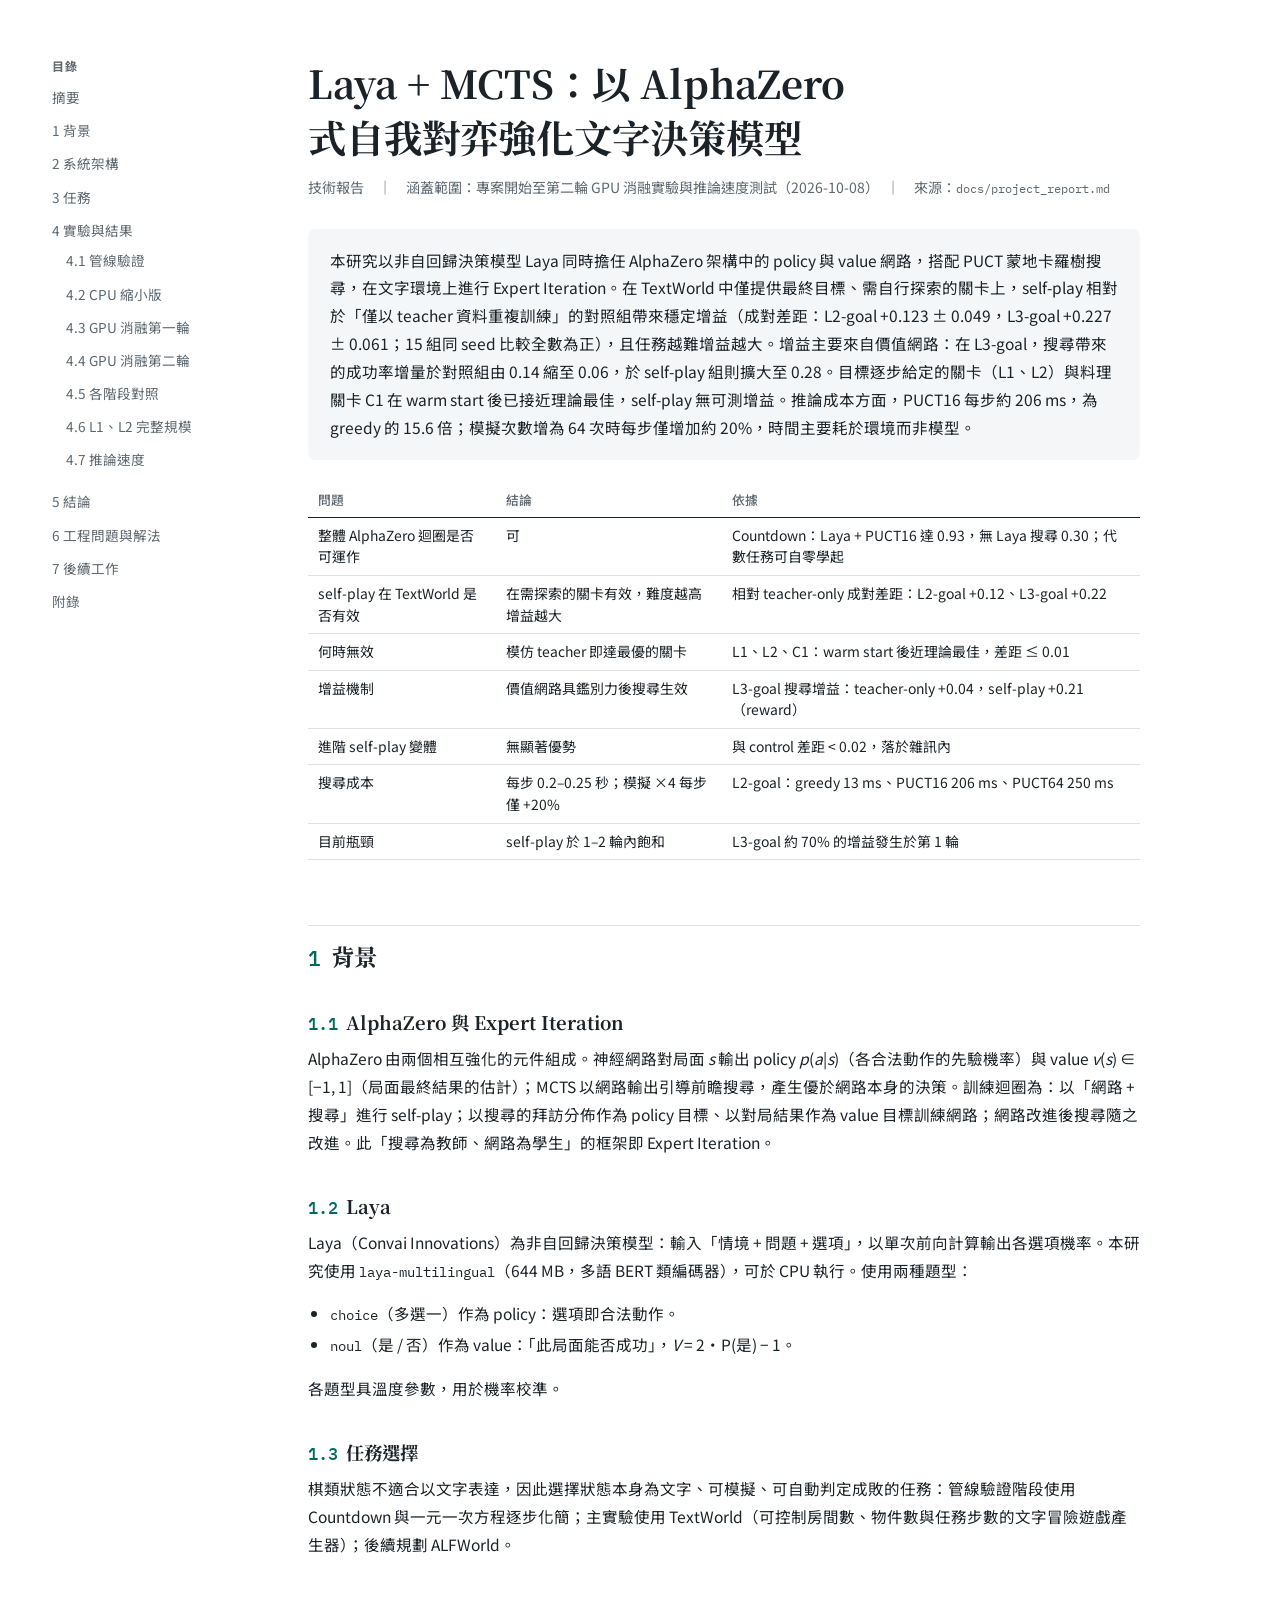
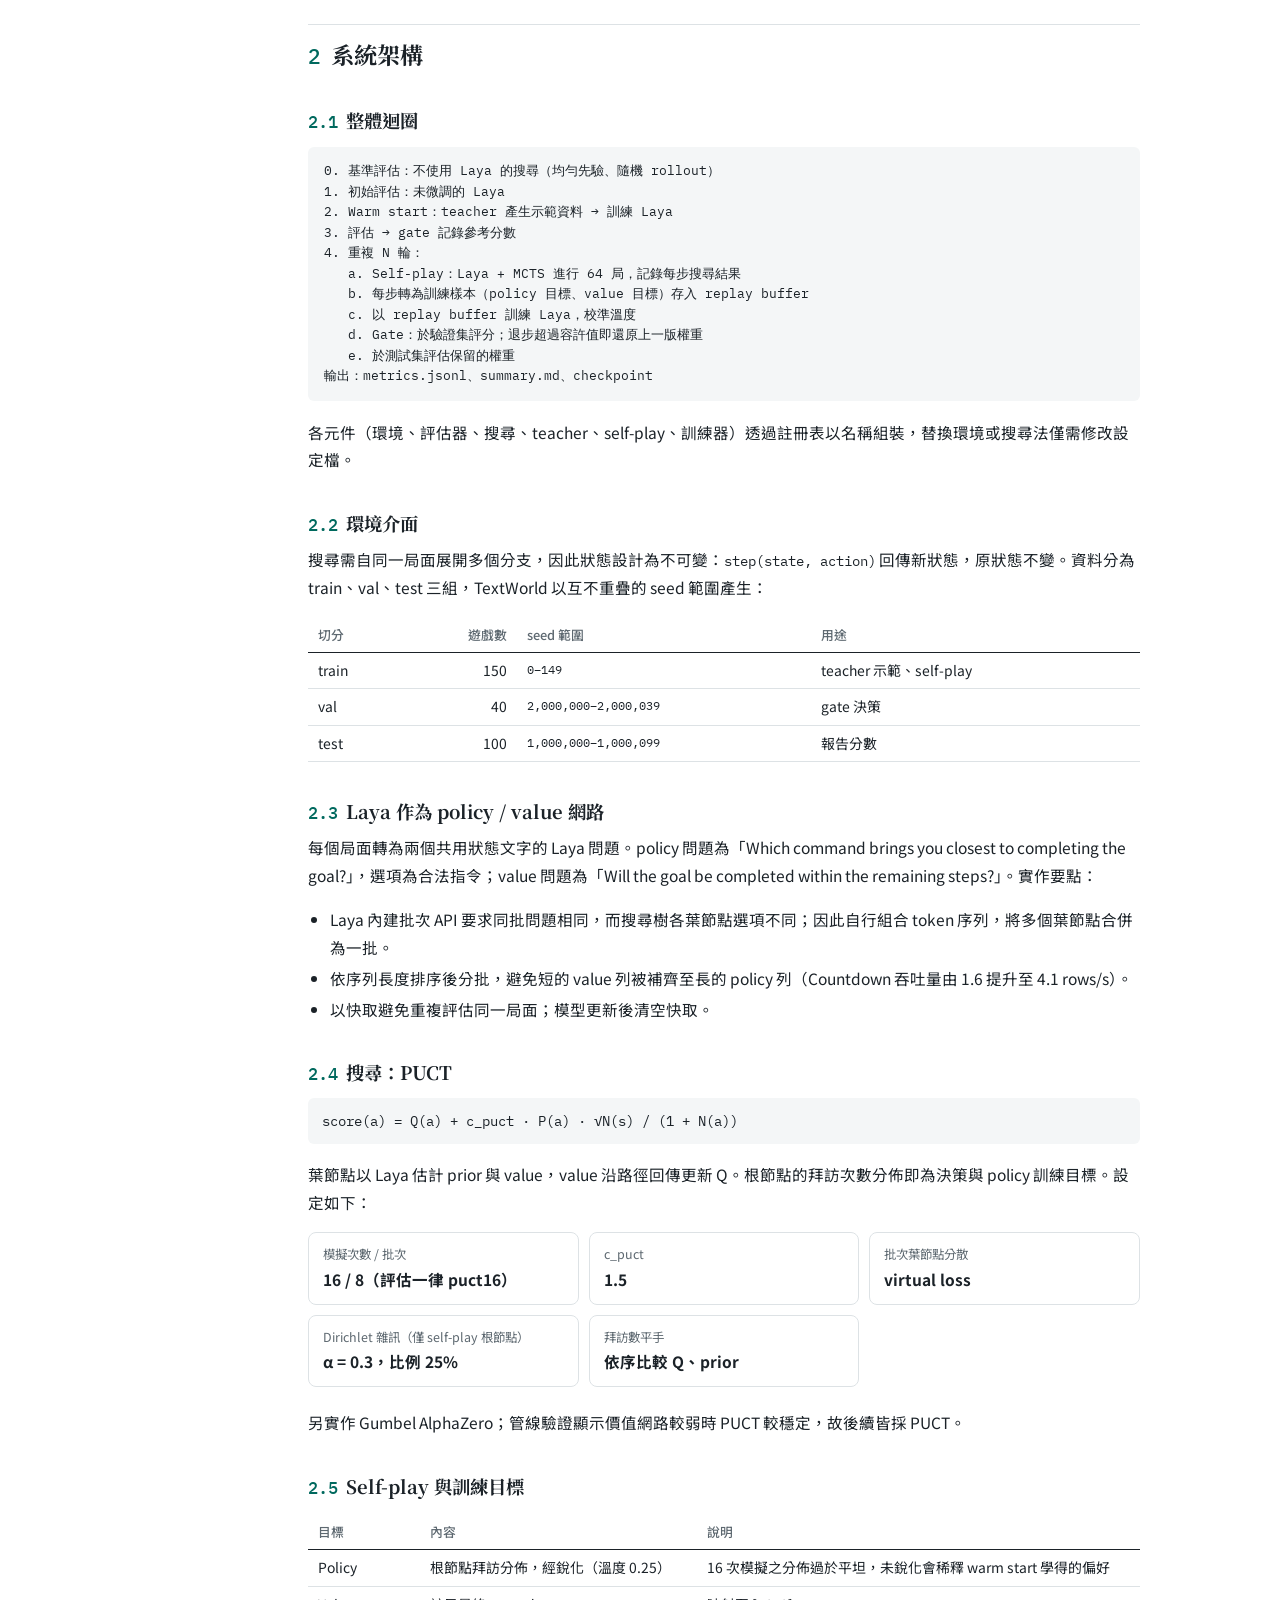
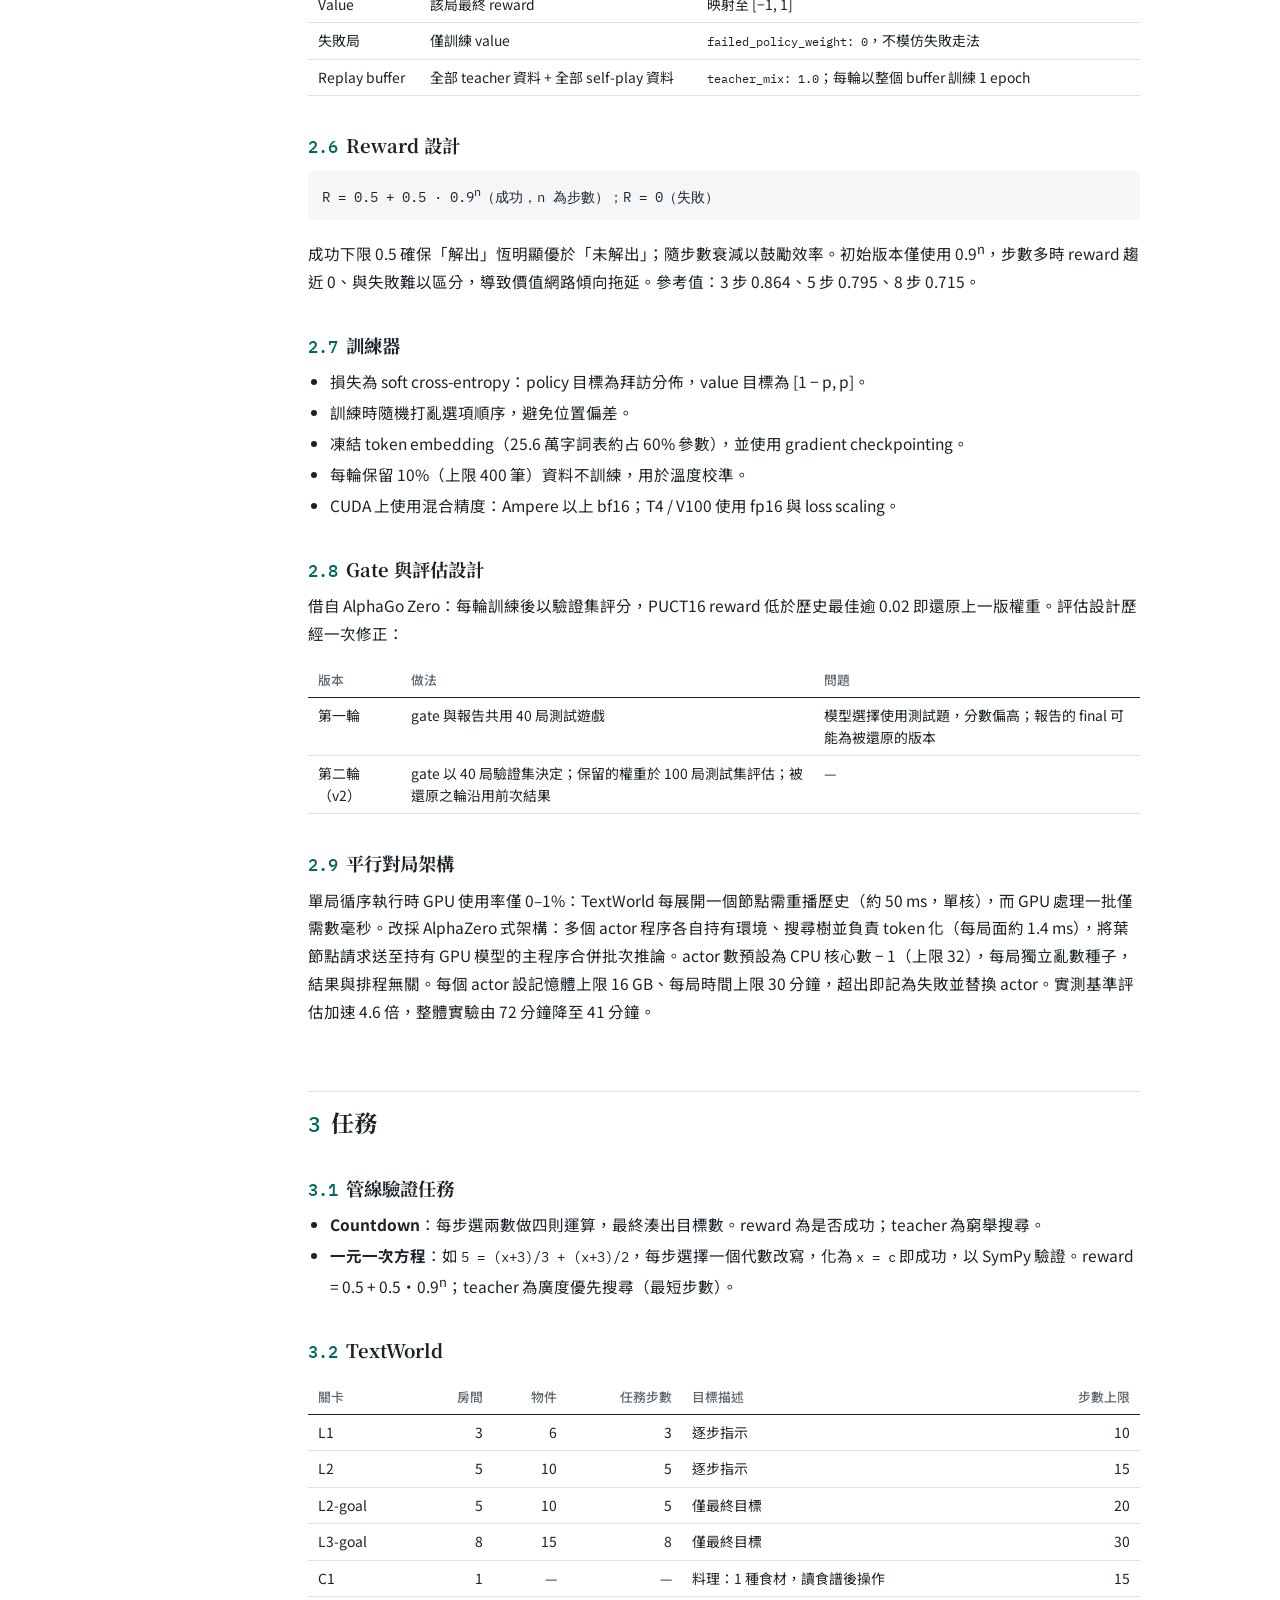
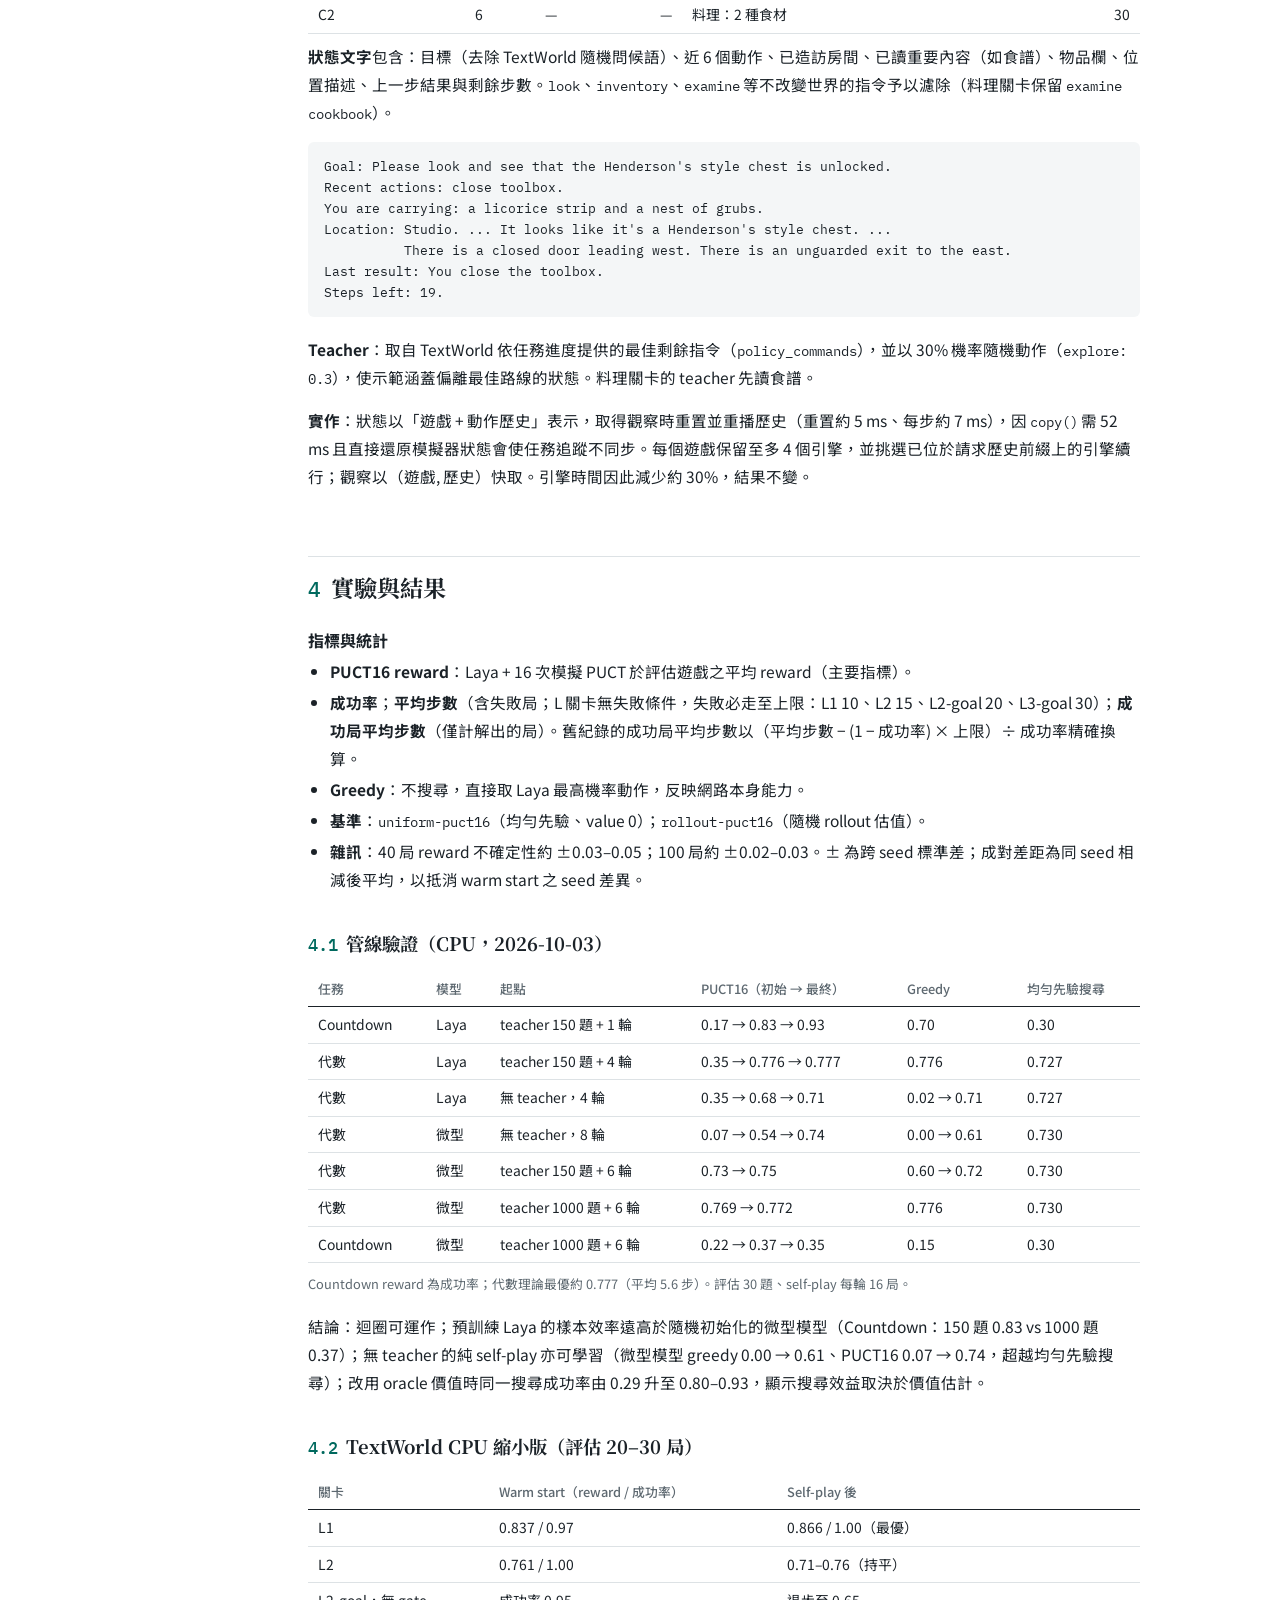
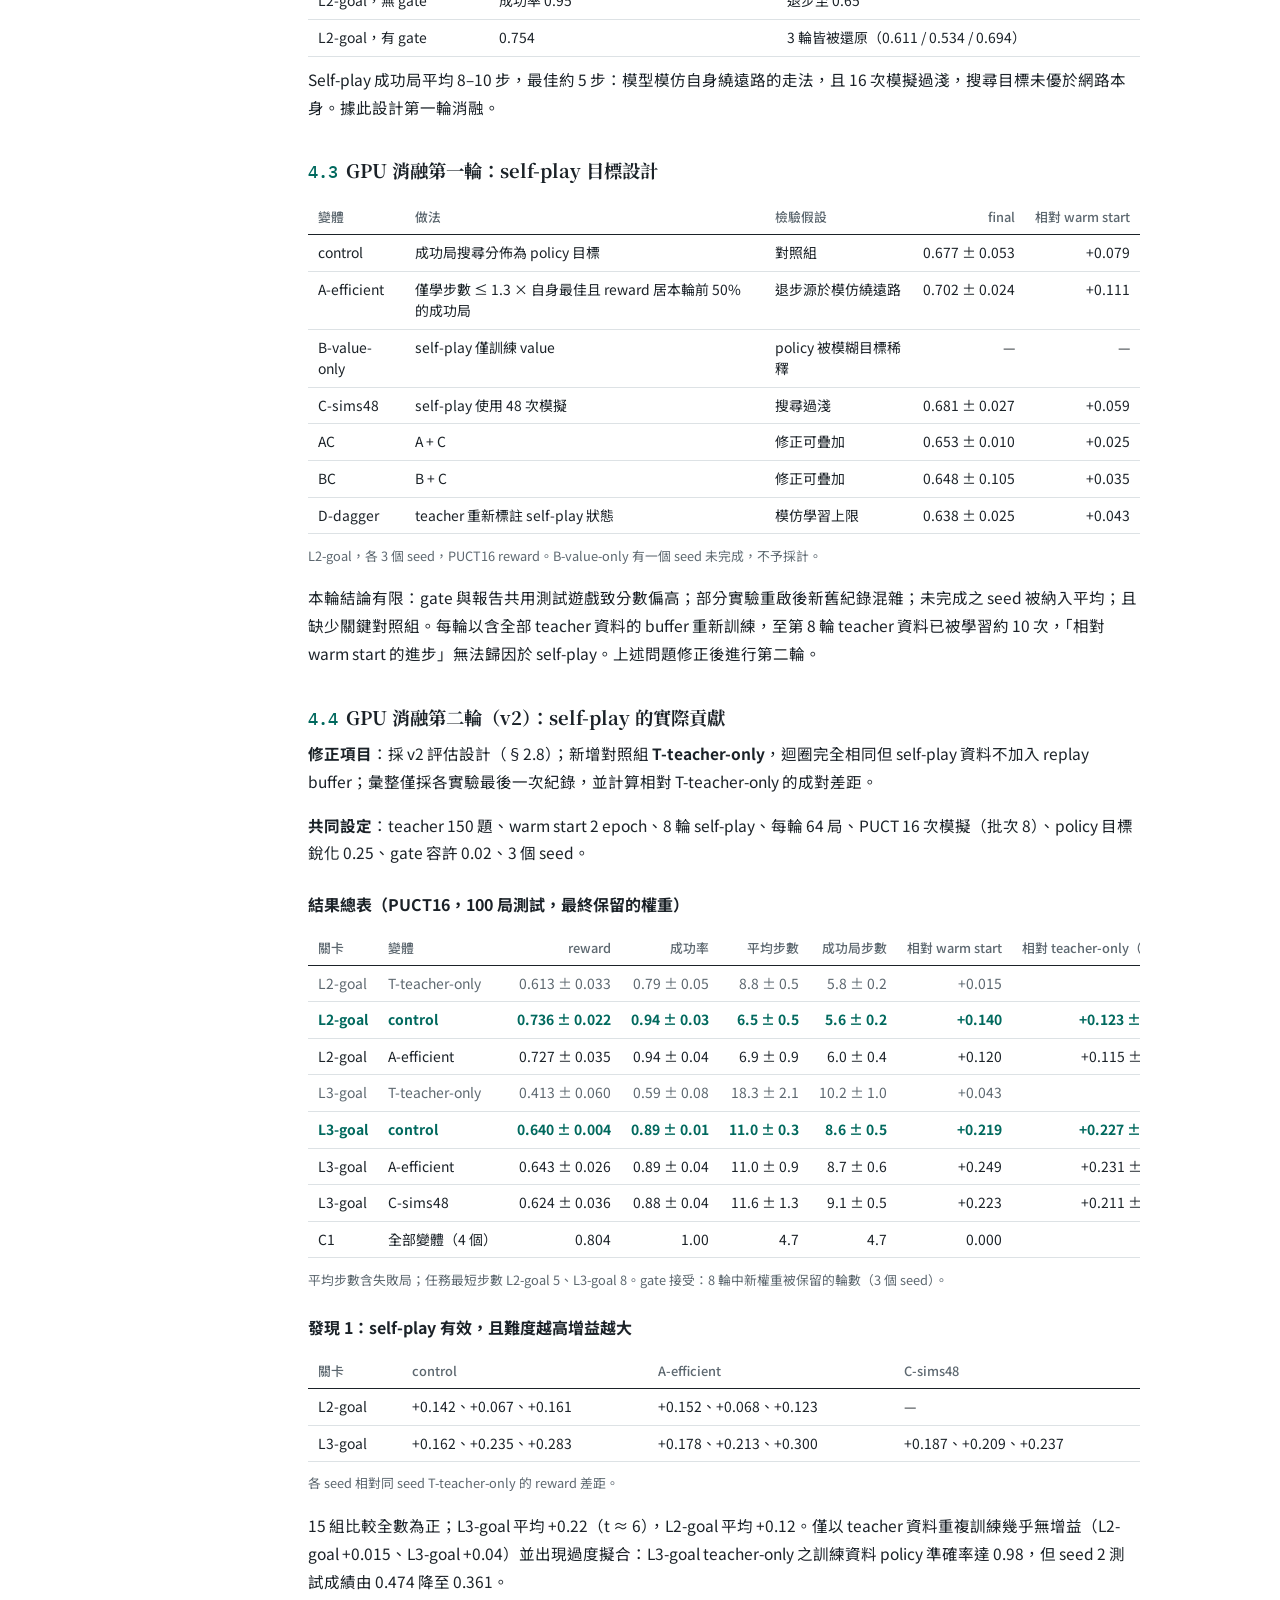
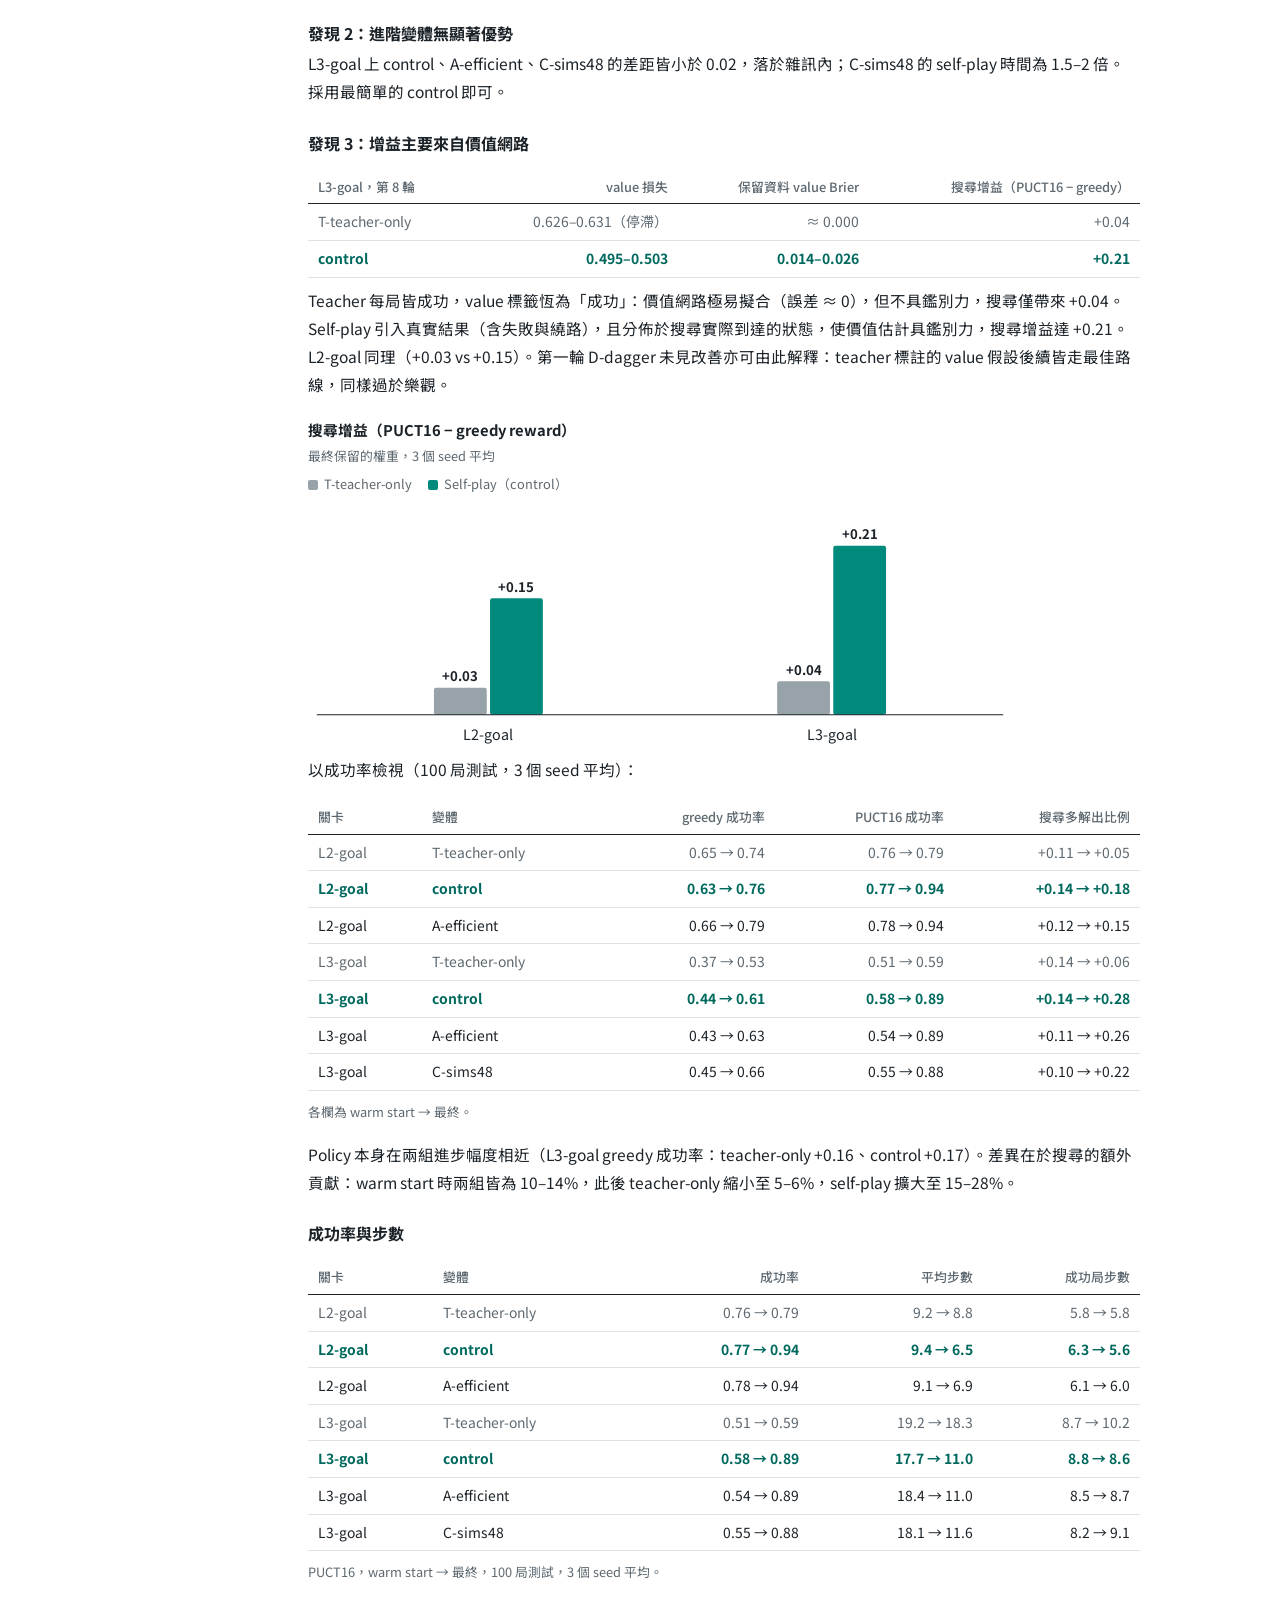
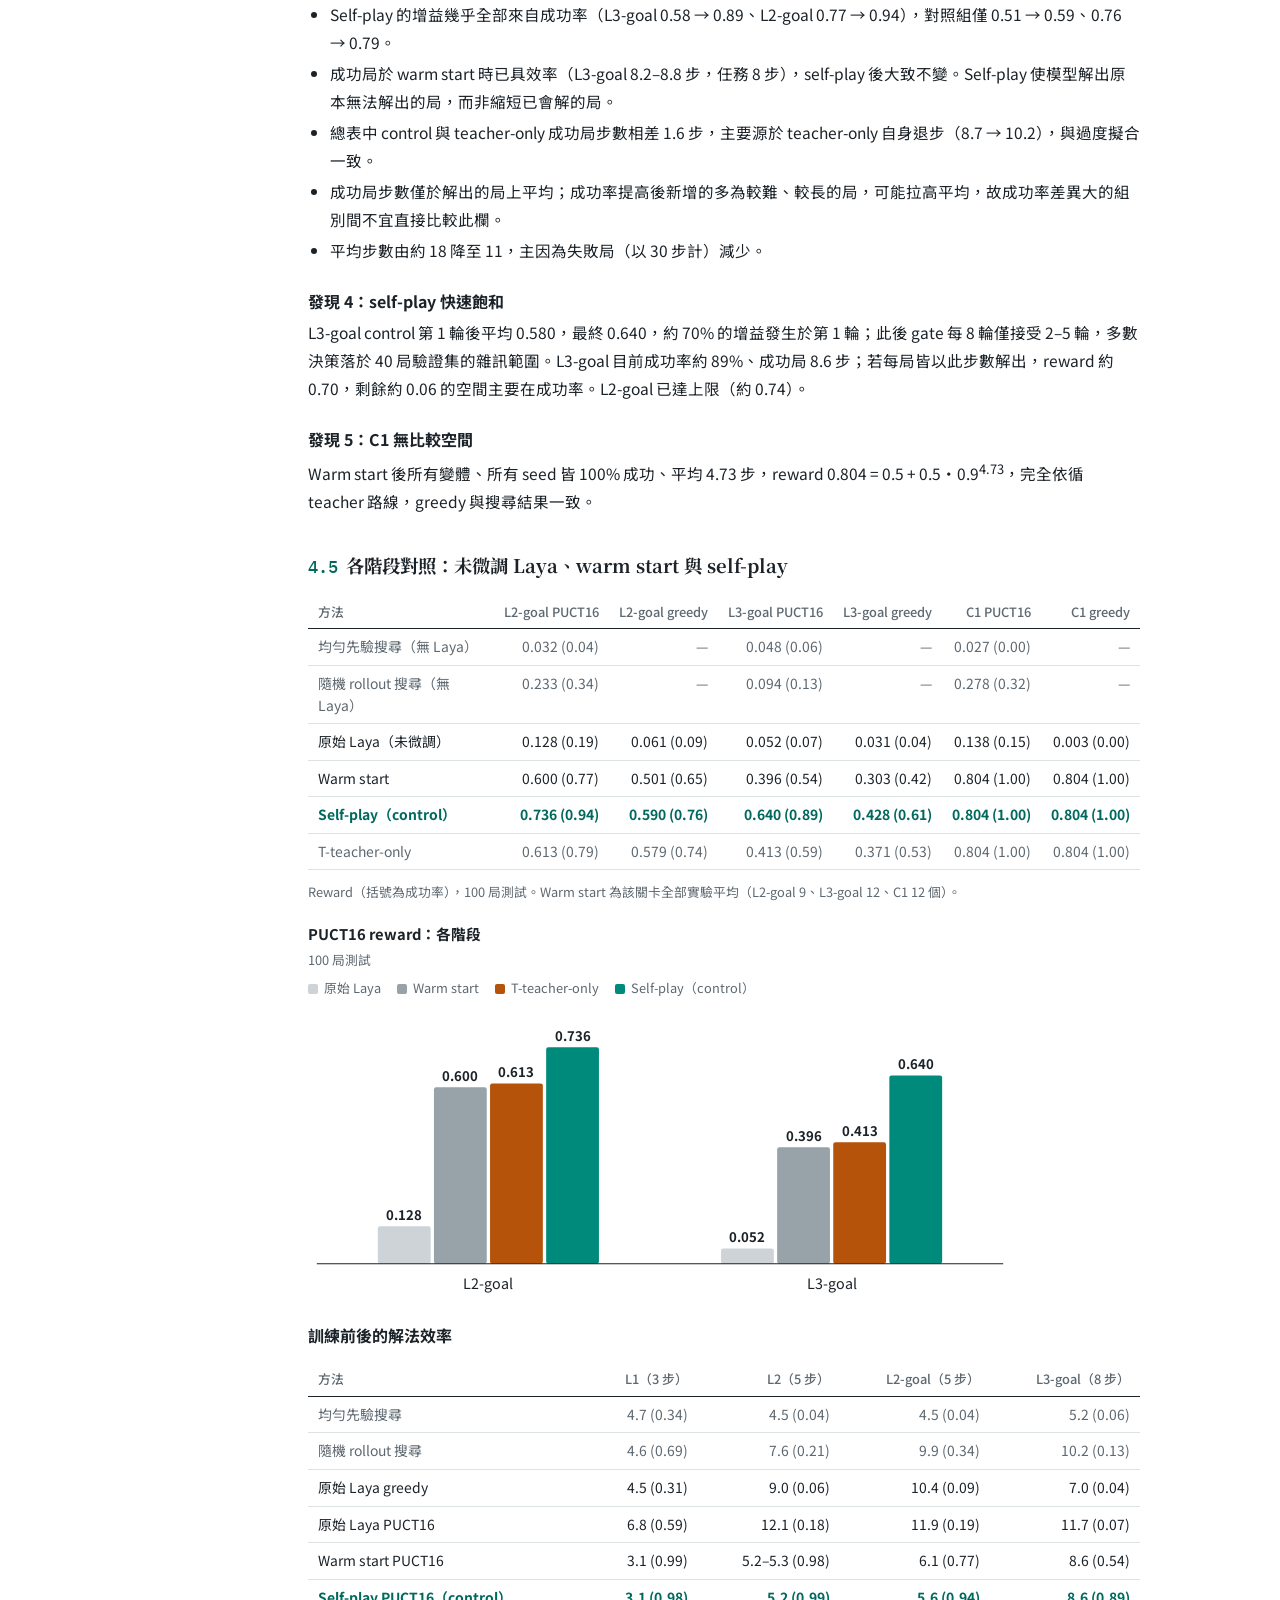
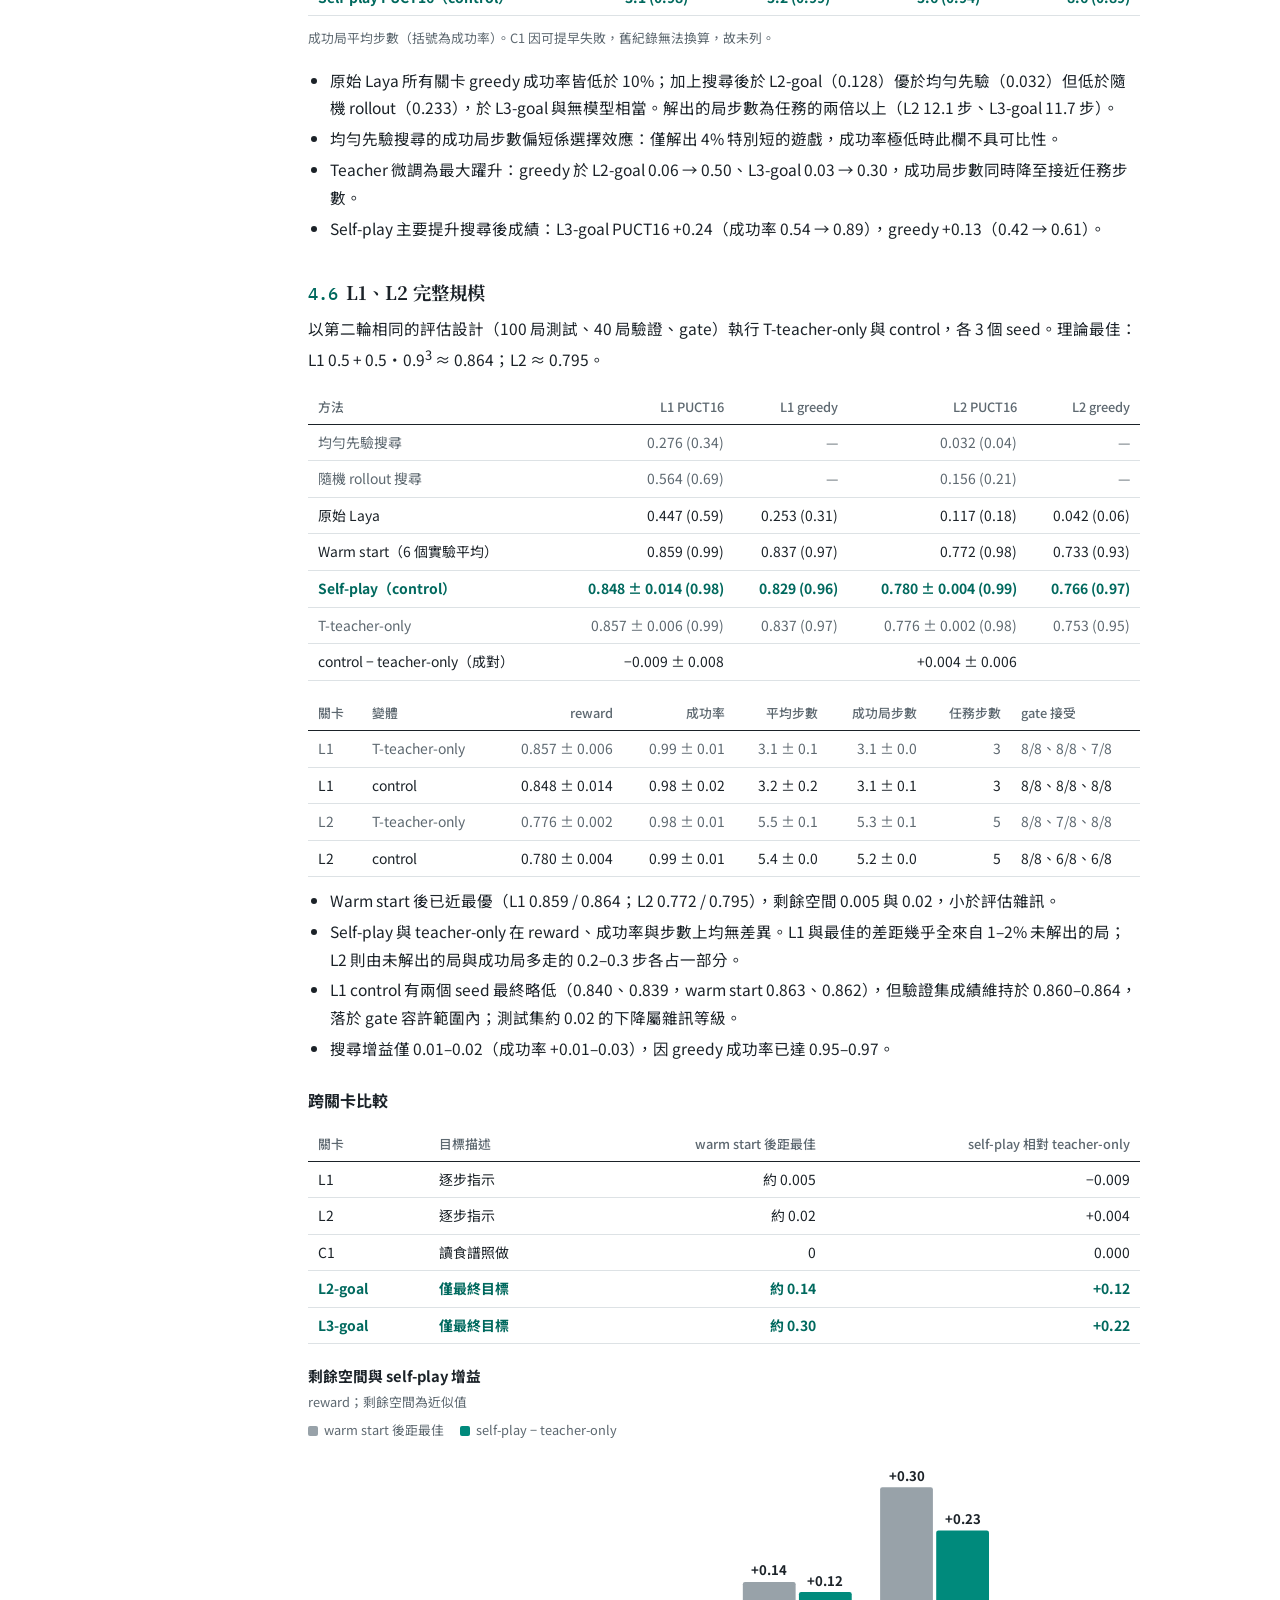
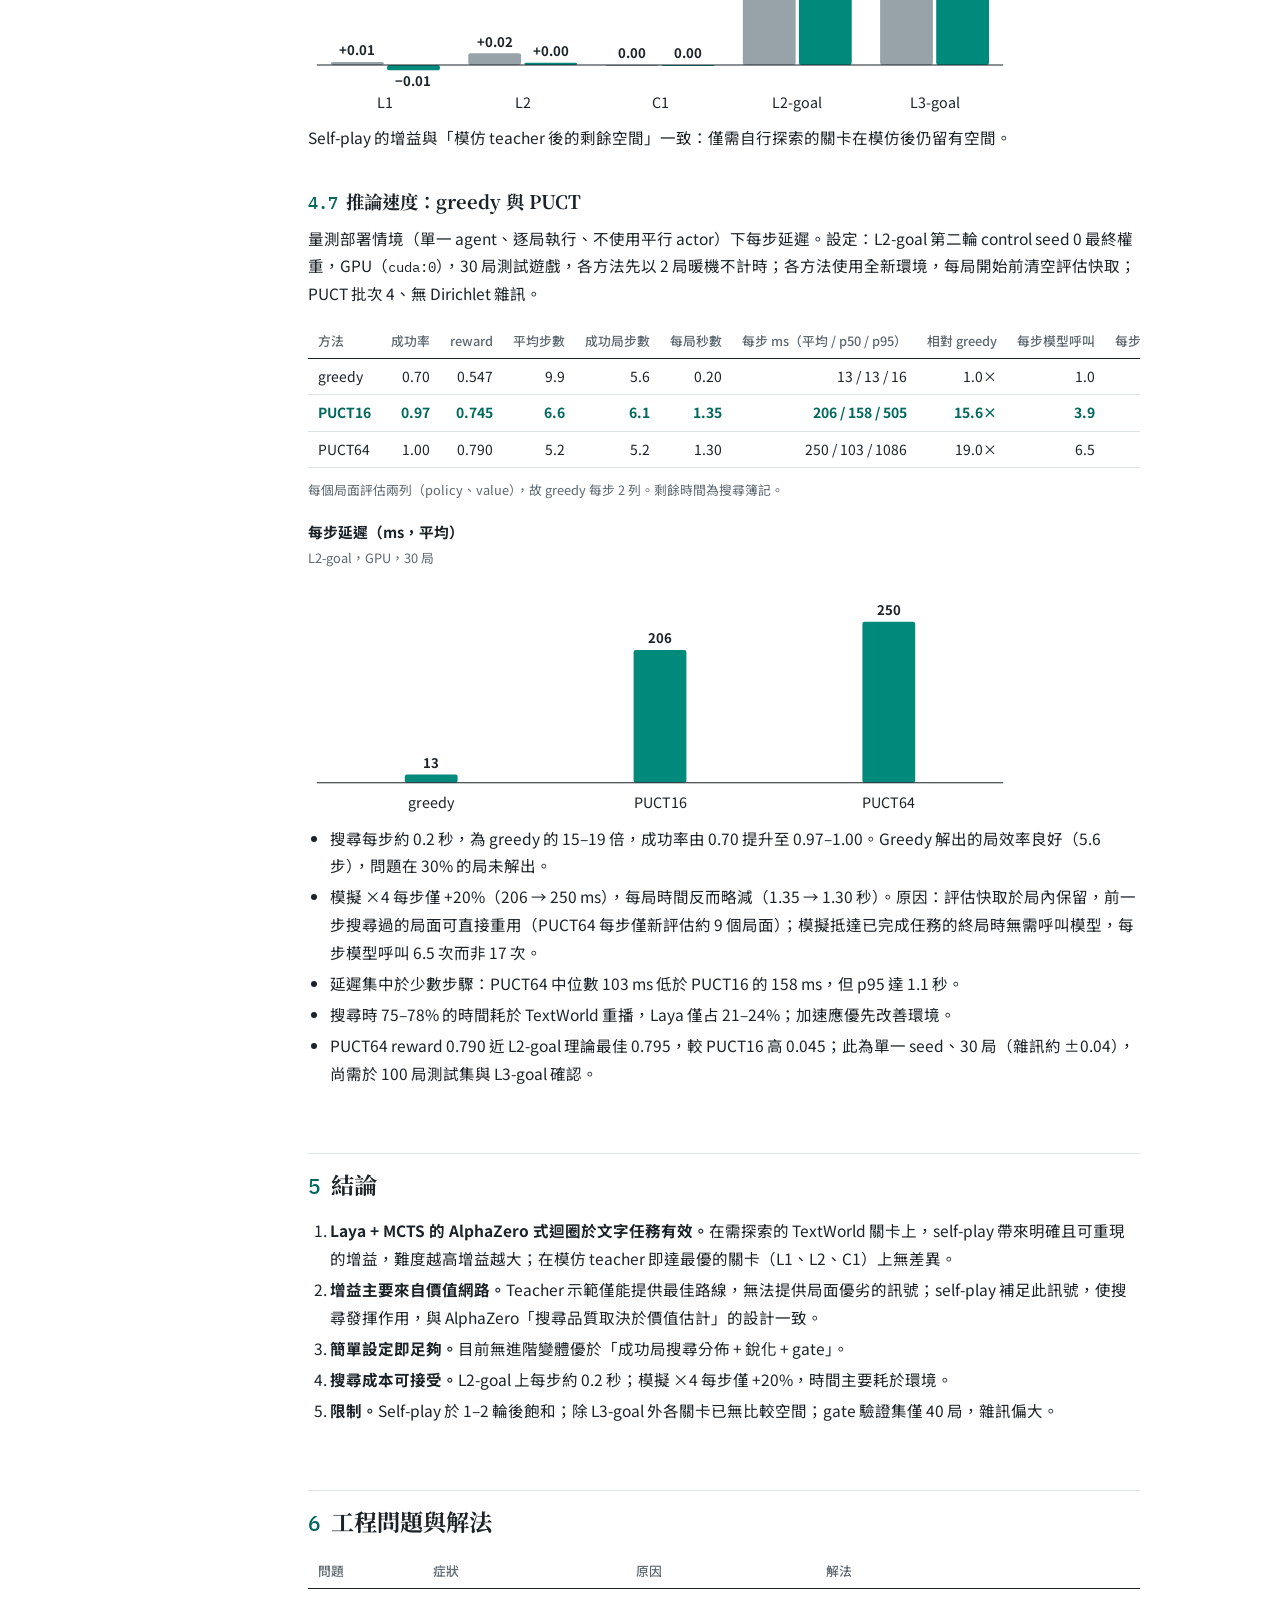
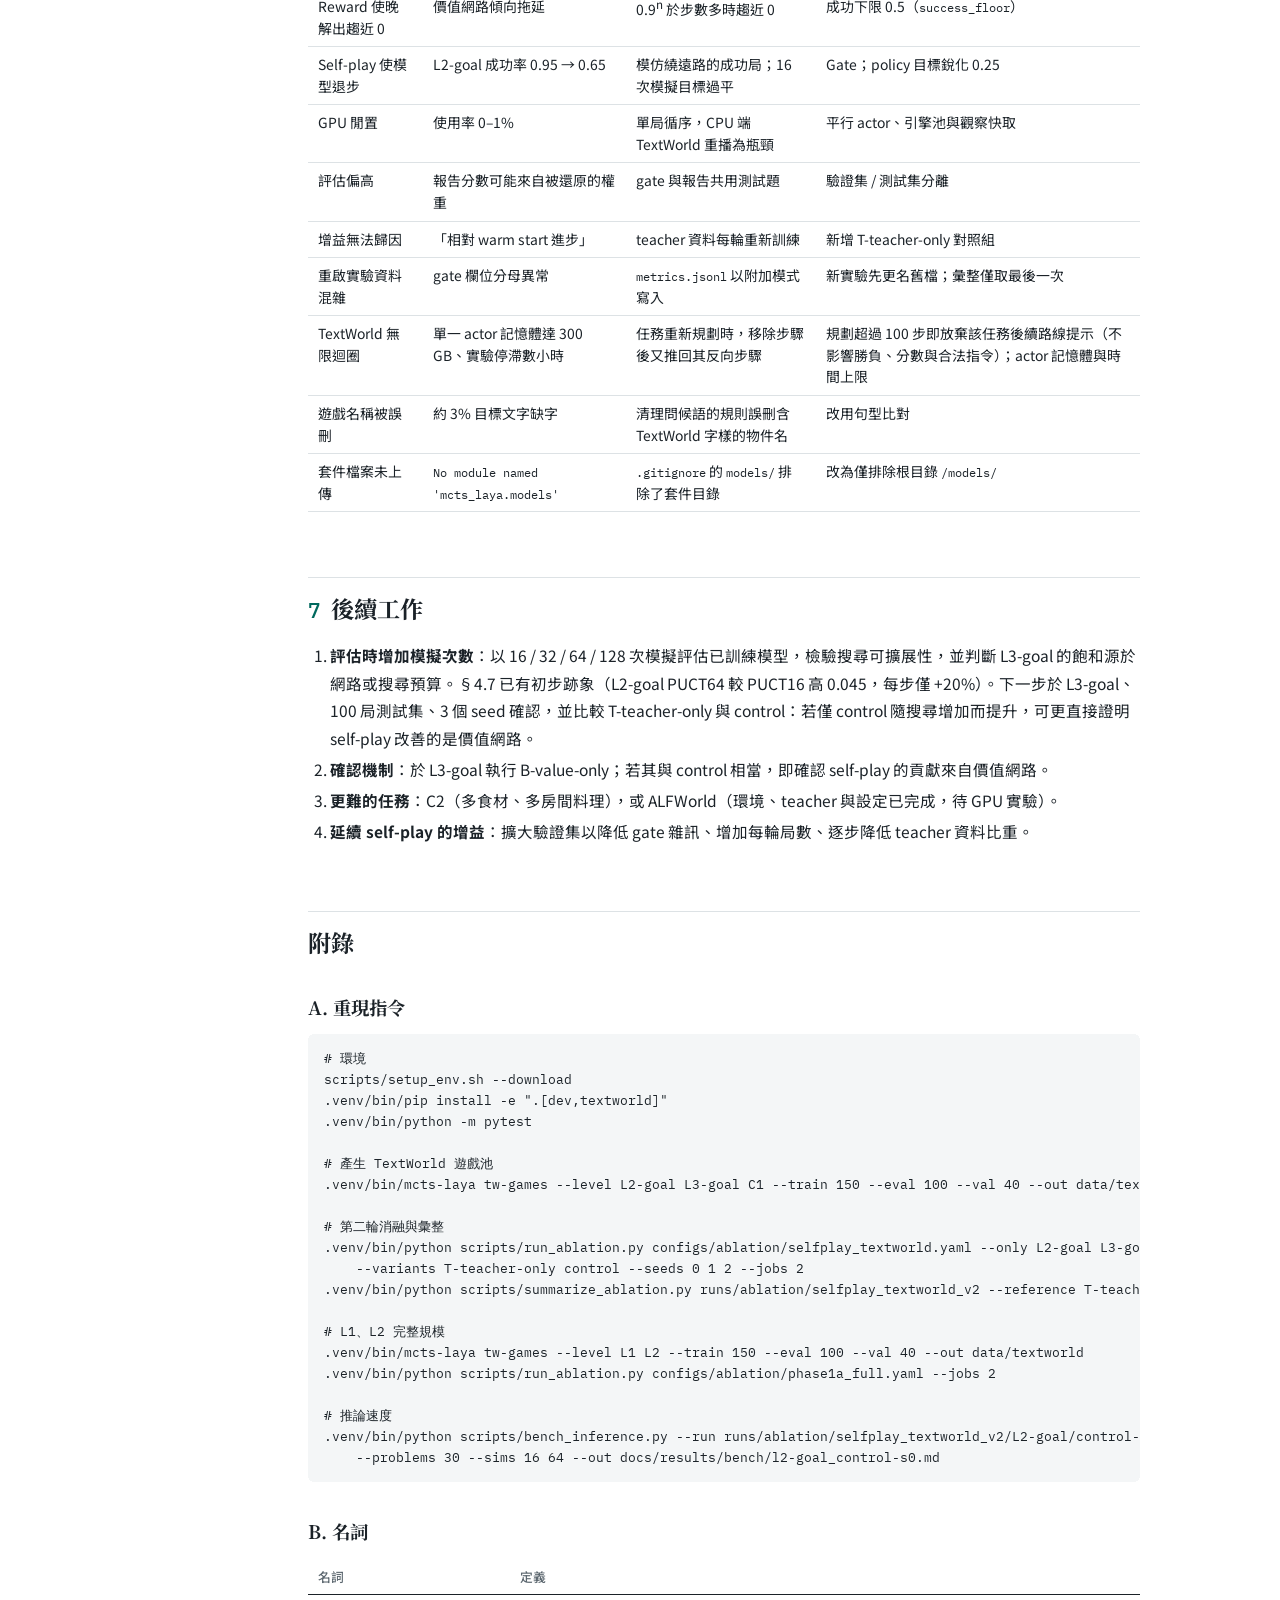
<file: docs/report_full.html>
<!doctype html>
<html lang="zh-Hant">
<head>
<meta charset="utf-8">
<meta name="viewport" content="width=device-width, initial-scale=1, viewport-fit=cover">
</head>
<body>
<title>Laya + MCTS 技術報告</title>
<link rel="preconnect" href="https://fonts.googleapis.com">
<link rel="preconnect" href="https://fonts.gstatic.com" crossorigin>
<link rel="stylesheet" href="https://fonts.googleapis.com/css2?family=Noto+Serif+TC:wght@600;700&family=Noto+Sans+TC:wght@400;500;700&family=IBM+Plex+Mono:wght@400;500&display=swap">
<style>
/* Layout: sticky section index on the left (wide screens), single report column on the right; tables scroll in their own boxes. */
:root {
  --bg: #ffffff;
  --surface: #f4f6f7;
  --fg: #1b2228;
  --muted: #5d6870;
  --line: #dde2e5;
  --strong-line: #1b2228;
  --accent: #008a7c;
  --accent-ink: #00695e;
  --warm: #b45309;
  --ctx1: #cdd3d7;
  --ctx2: #98a2a9;
  --font-head: "Noto Serif TC", "Songti TC", serif;
  --font-body: "Noto Sans TC", "PingFang TC", "Microsoft JhengHei", system-ui, sans-serif;
  --font-mono: "IBM Plex Mono", ui-monospace, Menlo, Consolas, monospace;
}
@media (prefers-color-scheme: dark) {
  :root:not([data-theme="light"]) {
    --bg: #121619; --surface: #1a2024; --fg: #e3e8eb; --muted: #9aa5ad; --line: #2b343a; --strong-line: #c9d1d6;
    --accent: #1a9a8b; --accent-ink: #5cc7b8; --warm: #ba7a22; --ctx1: #3a444b; --ctx2: #5e6a72; color-scheme: dark;
  }
}
:root[data-theme="dark"] {
  --bg: #121619; --surface: #1a2024; --fg: #e3e8eb; --muted: #9aa5ad; --line: #2b343a; --strong-line: #c9d1d6;
  --accent: #1a9a8b; --accent-ink: #5cc7b8; --warm: #ba7a22; --ctx1: #3a444b; --ctx2: #5e6a72; color-scheme: dark;
}
* { box-sizing: border-box; }
body { background: var(--bg); color: var(--fg); font-family: var(--font-body); font-size: 15.5px; line-height: 1.8; }
.page { max-width: 76rem; margin: 0 auto; padding-inline: 20px; padding-block: 48px 96px; display: grid; grid-template-columns: 13rem minmax(0, 1fr); gap: 48px; }
nav.toc { position: sticky; top: calc(env(safe-area-inset-top, 0px) + 24px); align-self: start; font-size: .85rem; line-height: 1.6; max-height: calc(100vh - 48px); overflow-y: auto; }
nav.toc .h { font-weight: 700; color: var(--muted); letter-spacing: .08em; font-size: .75rem; margin-bottom: .6em; }
nav.toc ol { list-style: none; margin: 0; padding: 0; display: grid; gap: 2px; }
nav.toc ol ol { padding-left: 1em; margin: 2px 0 6px; }
nav.toc a { color: var(--muted); text-decoration: none; display: block; padding: 2px 0; }
nav.toc a:hover { color: var(--accent-ink); }
main { min-width: 0; max-width: 52rem; }
@media (max-width: 900px) { .page { grid-template-columns: 1fr; gap: 24px; } nav.toc { position: static; max-height: none; border: 1px solid var(--line); border-radius: 8px; padding: 12px 16px; } }
h1, h2, h3, h4 { font-family: var(--font-head); text-wrap: balance; line-height: 1.4; }
h1 { font-size: clamp(1.8rem, 4vw, 2.4rem); margin: 0 0 .3em; }
h2 { font-size: 1.45rem; margin: 2.8em 0 .7em; padding-top: .6em; border-top: 1px solid var(--line); }
h3 { font-size: 1.15rem; margin: 2em 0 .5em; }
h4 { font-size: 1rem; margin: 1.6em 0 .4em; font-family: var(--font-body); }
h2 .n, h3 .n { color: var(--accent-ink); font-family: var(--font-mono); font-weight: 500; margin-right: .5em; font-size: .9em; }
p { margin: 0 0 1em; }
ul, ol { padding-left: 1.4em; margin: 0 0 1em; }
li { margin: .2em 0; }
.meta { color: var(--muted); font-size: .88rem; margin-bottom: 2em; }
.abstract { background: var(--surface); border-radius: 8px; padding: 18px 22px; margin: 1.5em 0; }
.abstract p:last-child { margin: 0; }
code, .mono { font-family: var(--font-mono); font-size: .88em; }
pre { font-family: var(--font-mono); font-size: .82rem; line-height: 1.6; background: var(--surface); border-radius: 6px; padding: 14px 16px; overflow-x: auto; margin: 1em 0 1.4em; }
.tbl { overflow-x: auto; margin: 1em 0 .6em; }
table { border-collapse: collapse; width: 100%; font-size: .87rem; font-variant-numeric: tabular-nums; line-height: 1.55; }
th, td { text-align: left; padding: 7px 10px; border-bottom: 1px solid var(--line); vertical-align: top; }
thead th { border-bottom: 1.5px solid var(--strong-line); color: var(--muted); font-weight: 500; font-size: .8rem; white-space: nowrap; }
td.n, th.n { text-align: right; white-space: nowrap; }
.tbl.wide td { white-space: nowrap; }
tr.focus td { font-weight: 700; color: var(--accent-ink); }
tr.muted td { color: var(--muted); }
.cap { font-size: .8rem; color: var(--muted); margin: 0 0 1.4em; }
.formula { font-family: var(--font-mono); background: var(--surface); padding: 10px 14px; border-radius: 6px; overflow-x: auto; margin: .8em 0 1.2em; font-size: .9rem; }
.kv { display: grid; grid-template-columns: repeat(auto-fit, minmax(14rem, 1fr)); gap: 10px; margin: 1em 0 1.4em; }
.kv > div { border: 1px solid var(--line); border-radius: 8px; padding: 10px 14px; min-width: 0; }
.kv .k { font-size: .78rem; color: var(--muted); }
.kv .v { font-weight: 700; }
.chart { margin: 1.2em 0 .4em; }
.chart .ttl { font-weight: 700; font-size: .92rem; }
.chart .sub { font-size: .8rem; color: var(--muted); }
.legend { display: flex; flex-wrap: wrap; gap: 4px 16px; font-size: .8rem; color: var(--muted); margin: .4em 0 .2em; }
.legend i { display: inline-block; width: 10px; height: 10px; border-radius: 2px; margin-right: 6px; vertical-align: -1px; }
.chart svg { width: 100%; height: auto; display: block; max-width: 44rem; }
.chart text { font-family: var(--font-body); font-size: 12px; fill: var(--muted); }
.chart text.val { fill: var(--fg); font-weight: 700; text-anchor: middle; font-variant-numeric: tabular-nums; }
.chart text.cat { text-anchor: middle; font-size: 13px; fill: var(--fg); }
.chart .axis { stroke: var(--strong-line); stroke-width: 1; }
.chart rect:hover { opacity: .85; }
pre.diagram { font-size: .8rem; }
a { color: var(--accent-ink); }
:focus-visible { outline: 2px solid var(--accent); outline-offset: 2px; }
footer { margin-top: 4em; font-size: .8rem; color: var(--muted); border-top: 1px solid var(--line); padding-top: 1em; }
</style>

<div class="page">
<nav class="toc" aria-label="目錄">
  <div class="h">目錄</div>
  <ol>
    <li><a href="#summary">摘要</a></li>
    <li><a href="#bg">1 背景</a></li>
    <li><a href="#arch">2 系統架構</a></li>
    <li><a href="#tasks">3 任務</a></li>
    <li><a href="#exp">4 實驗與結果</a>
      <ol>
        <li><a href="#e0">4.1 管線驗證</a></li>
        <li><a href="#e2">4.2 CPU 縮小版</a></li>
        <li><a href="#e3">4.3 GPU 消融第一輪</a></li>
        <li><a href="#e4">4.4 GPU 消融第二輪</a></li>
        <li><a href="#e5">4.5 各階段對照</a></li>
        <li><a href="#e6">4.6 L1、L2 完整規模</a></li>
        <li><a href="#e7">4.7 推論速度</a></li>
      </ol>
    </li>
    <li><a href="#concl">5 結論</a></li>
    <li><a href="#issues">6 工程問題與解法</a></li>
    <li><a href="#next">7 後續工作</a></li>
    <li><a href="#appx">附錄</a></li>
  </ol>
</nav>

<main>
<h1>Laya + MCTS：以 AlphaZero 式自我對弈強化文字決策模型</h1>
<div class="meta">技術報告　｜　涵蓋範圍：專案開始至第二輪 GPU 消融實驗與推論速度測試（2026-10-08）　｜　來源：<code>docs/project_report.md</code></div>

<section id="summary">
<div class="abstract">
<p>本研究以非自回歸決策模型 Laya 同時擔任 AlphaZero 架構中的 policy 與 value 網路，搭配 PUCT 蒙地卡羅樹搜尋，在文字環境上進行 Expert Iteration。在 TextWorld 中僅提供最終目標、需自行探索的關卡上，self-play 相對於「僅以 teacher 資料重複訓練」的對照組帶來穩定增益（成對差距：L2-goal +0.123 ± 0.049，L3-goal +0.227 ± 0.061；15 組同 seed 比較全數為正），且任務越難增益越大。增益主要來自價值網路：在 L3-goal，搜尋帶來的成功率增量於對照組由 0.14 縮至 0.06，於 self-play 組則擴大至 0.28。目標逐步給定的關卡（L1、L2）與料理關卡 C1 在 warm start 後已接近理論最佳，self-play 無可測增益。推論成本方面，PUCT16 每步約 206 ms，為 greedy 的 15.6 倍；模擬次數增為 64 次時每步僅增加約 20%，時間主要耗於環境而非模型。</p>
</div>

<div class="tbl"><table>
<thead><tr><th>問題</th><th>結論</th><th>依據</th></tr></thead>
<tbody>
<tr><td>整體 AlphaZero 迴圈是否可運作</td><td>可</td><td>Countdown：Laya + PUCT16 達 0.93，無 Laya 搜尋 0.30；代數任務可自零學起</td></tr>
<tr><td>self-play 在 TextWorld 是否有效</td><td>在需探索的關卡有效，難度越高增益越大</td><td>相對 teacher-only 成對差距：L2-goal +0.12、L3-goal +0.22</td></tr>
<tr><td>何時無效</td><td>模仿 teacher 即達最優的關卡</td><td>L1、L2、C1：warm start 後近理論最佳，差距 ≤ 0.01</td></tr>
<tr><td>增益機制</td><td>價值網路具鑑別力後搜尋生效</td><td>L3-goal 搜尋增益：teacher-only +0.04，self-play +0.21（reward）</td></tr>
<tr><td>進階 self-play 變體</td><td>無顯著優勢</td><td>與 control 差距 &lt; 0.02，落於雜訊內</td></tr>
<tr><td>搜尋成本</td><td>每步 0.2–0.25 秒；模擬 ×4 每步僅 +20%</td><td>L2-goal：greedy 13 ms、PUCT16 206 ms、PUCT64 250 ms</td></tr>
<tr><td>目前瓶頸</td><td>self-play 於 1–2 輪內飽和</td><td>L3-goal 約 70% 的增益發生於第 1 輪</td></tr>
</tbody></table></div>
</section>

<section id="bg">
<h2><span class="n">1</span>背景</h2>
<h3><span class="n">1.1</span>AlphaZero 與 Expert Iteration</h3>
<p>AlphaZero 由兩個相互強化的元件組成。神經網路對局面 <i>s</i> 輸出 policy <i>p</i>(<i>a</i>|<i>s</i>)（各合法動作的先驗機率）與 value <i>v</i>(<i>s</i>) ∈ [−1, 1]（局面最終結果的估計）；MCTS 以網路輸出引導前瞻搜尋，產生優於網路本身的決策。訓練迴圈為：以「網路 + 搜尋」進行 self-play；以搜尋的拜訪分佈作為 policy 目標、以對局結果作為 value 目標訓練網路；網路改進後搜尋隨之改進。此「搜尋為教師、網路為學生」的框架即 Expert Iteration。</p>
<h3><span class="n">1.2</span>Laya</h3>
<p>Laya（Convai Innovations）為非自回歸決策模型：輸入「情境 + 問題 + 選項」，以單次前向計算輸出各選項機率。本研究使用 <code>laya-multilingual</code>（644 MB，多語 BERT 類編碼器），可於 CPU 執行。使用兩種題型：</p>
<ul>
  <li><code>choice</code>（多選一）作為 policy：選項即合法動作。</li>
  <li><code>noul</code>（是 / 否）作為 value：「此局面能否成功」，<i>V</i> = 2·P(是) − 1。</li>
</ul>
<p>各題型具溫度參數，用於機率校準。</p>
<h3><span class="n">1.3</span>任務選擇</h3>
<p>棋類狀態不適合以文字表達，因此選擇狀態本身為文字、可模擬、可自動判定成敗的任務：管線驗證階段使用 Countdown 與一元一次方程逐步化簡；主實驗使用 TextWorld（可控制房間數、物件數與任務步數的文字冒險遊戲產生器）；後續規劃 ALFWorld。</p>
</section>

<section id="arch">
<h2><span class="n">2</span>系統架構</h2>
<h3><span class="n">2.1</span>整體迴圈</h3>
<pre class="diagram">0. 基準評估：不使用 Laya 的搜尋（均勻先驗、隨機 rollout）
1. 初始評估：未微調的 Laya
2. Warm start：teacher 產生示範資料 → 訓練 Laya
3. 評估 → gate 記錄參考分數
4. 重複 N 輪：
   a. Self-play：Laya + MCTS 進行 64 局，記錄每步搜尋結果
   b. 每步轉為訓練樣本（policy 目標、value 目標）存入 replay buffer
   c. 以 replay buffer 訓練 Laya，校準溫度
   d. Gate：於驗證集評分；退步超過容許值即還原上一版權重
   e. 於測試集評估保留的權重
輸出：metrics.jsonl、summary.md、checkpoint</pre>
<p>各元件（環境、評估器、搜尋、teacher、self-play、訓練器）透過註冊表以名稱組裝，替換環境或搜尋法僅需修改設定檔。</p>

<h3><span class="n">2.2</span>環境介面</h3>
<p>搜尋需自同一局面展開多個分支，因此狀態設計為不可變：<code>step(state, action)</code> 回傳新狀態，原狀態不變。資料分為 train、val、test 三組，TextWorld 以互不重疊的 seed 範圍產生：</p>
<div class="tbl"><table>
<thead><tr><th>切分</th><th class="n">遊戲數</th><th>seed 範圍</th><th>用途</th></tr></thead>
<tbody>
<tr><td>train</td><td class="n">150</td><td class="mono">0–149</td><td>teacher 示範、self-play</td></tr>
<tr><td>val</td><td class="n">40</td><td class="mono">2,000,000–2,000,039</td><td>gate 決策</td></tr>
<tr><td>test</td><td class="n">100</td><td class="mono">1,000,000–1,000,099</td><td>報告分數</td></tr>
</tbody></table></div>

<h3><span class="n">2.3</span>Laya 作為 policy / value 網路</h3>
<p>每個局面轉為兩個共用狀態文字的 Laya 問題。policy 問題為「Which command brings you closest to completing the goal?」，選項為合法指令；value 問題為「Will the goal be completed within the remaining steps?」。實作要點：</p>
<ul>
  <li>Laya 內建批次 API 要求同批問題相同，而搜尋樹各葉節點選項不同；因此自行組合 token 序列，將多個葉節點合併為一批。</li>
  <li>依序列長度排序後分批，避免短的 value 列被補齊至長的 policy 列（Countdown 吞吐量由 1.6 提升至 4.1 rows/s）。</li>
  <li>以快取避免重複評估同一局面；模型更新後清空快取。</li>
</ul>

<h3><span class="n">2.4</span>搜尋：PUCT</h3>
<div class="formula">score(a) = Q(a) + c_puct · P(a) · √N(s) / (1 + N(a))</div>
<p>葉節點以 Laya 估計 prior 與 value，value 沿路徑回傳更新 Q。根節點的拜訪次數分佈即為決策與 policy 訓練目標。設定如下：</p>
<div class="kv">
  <div><div class="k">模擬次數 / 批次</div><div class="v">16 / 8（評估一律 puct16）</div></div>
  <div><div class="k">c_puct</div><div class="v">1.5</div></div>
  <div><div class="k">批次葉節點分散</div><div class="v">virtual loss</div></div>
  <div><div class="k">Dirichlet 雜訊（僅 self-play 根節點）</div><div class="v">α = 0.3，比例 25%</div></div>
  <div><div class="k">拜訪數平手</div><div class="v">依序比較 Q、prior</div></div>
</div>
<p>另實作 Gumbel AlphaZero；管線驗證顯示價值網路較弱時 PUCT 較穩定，故後續皆採 PUCT。</p>

<h3><span class="n">2.5</span>Self-play 與訓練目標</h3>
<div class="tbl"><table>
<thead><tr><th>目標</th><th>內容</th><th>說明</th></tr></thead>
<tbody>
<tr><td>Policy</td><td>根節點拜訪分佈，經銳化（溫度 0.25）</td><td>16 次模擬之分佈過於平坦，未銳化會稀釋 warm start 學得的偏好</td></tr>
<tr><td>Value</td><td>該局最終 reward</td><td>映射至 [−1, 1]</td></tr>
<tr><td>失敗局</td><td>僅訓練 value</td><td><code>failed_policy_weight: 0</code>，不模仿失敗走法</td></tr>
<tr><td>Replay buffer</td><td>全部 teacher 資料 + 全部 self-play 資料</td><td><code>teacher_mix: 1.0</code>；每輪以整個 buffer 訓練 1 epoch</td></tr>
</tbody></table></div>

<h3><span class="n">2.6</span>Reward 設計</h3>
<div class="formula">R = 0.5 + 0.5 · 0.9<sup>n</sup>（成功，n 為步數）；R = 0（失敗）</div>
<p>成功下限 0.5 確保「解出」恆明顯優於「未解出」；隨步數衰減以鼓勵效率。初始版本僅使用 0.9<sup>n</sup>，步數多時 reward 趨近 0、與失敗難以區分，導致價值網路傾向拖延。參考值：3 步 0.864、5 步 0.795、8 步 0.715。</p>

<h3><span class="n">2.7</span>訓練器</h3>
<ul>
  <li>損失為 soft cross-entropy：policy 目標為拜訪分佈，value 目標為 [1 − p, p]。</li>
  <li>訓練時隨機打亂選項順序，避免位置偏差。</li>
  <li>凍結 token embedding（25.6 萬字詞表約占 60% 參數），並使用 gradient checkpointing。</li>
  <li>每輪保留 10%（上限 400 筆）資料不訓練，用於溫度校準。</li>
  <li>CUDA 上使用混合精度：Ampere 以上 bf16；T4 / V100 使用 fp16 與 loss scaling。</li>
</ul>

<h3><span class="n">2.8</span>Gate 與評估設計</h3>
<p>借自 AlphaGo Zero：每輪訓練後以驗證集評分，PUCT16 reward 低於歷史最佳逾 0.02 即還原上一版權重。評估設計歷經一次修正：</p>
<div class="tbl"><table>
<thead><tr><th>版本</th><th>做法</th><th>問題</th></tr></thead>
<tbody>
<tr><td>第一輪</td><td>gate 與報告共用 40 局測試遊戲</td><td>模型選擇使用測試題，分數偏高；報告的 final 可能為被還原的版本</td></tr>
<tr><td>第二輪（v2）</td><td>gate 以 40 局驗證集決定；保留的權重於 100 局測試集評估；被還原之輪沿用前次結果</td><td>—</td></tr>
</tbody></table></div>

<h3><span class="n">2.9</span>平行對局架構</h3>
<p>單局循序執行時 GPU 使用率僅 0–1%：TextWorld 每展開一個節點需重播歷史（約 50 ms，單核），而 GPU 處理一批僅需數毫秒。改採 AlphaZero 式架構：多個 actor 程序各自持有環境、搜尋樹並負責 token 化（每局面約 1.4 ms），將葉節點請求送至持有 GPU 模型的主程序合併批次推論。actor 數預設為 CPU 核心數 − 1（上限 32），每局獨立亂數種子，結果與排程無關。每個 actor 設記憶體上限 16 GB、每局時間上限 30 分鐘，超出即記為失敗並替換 actor。實測基準評估加速 4.6 倍，整體實驗由 72 分鐘降至 41 分鐘。</p>
</section>

<section id="tasks">
<h2><span class="n">3</span>任務</h2>
<h3><span class="n">3.1</span>管線驗證任務</h3>
<ul>
  <li><b>Countdown</b>：每步選兩數做四則運算，最終湊出目標數。reward 為是否成功；teacher 為窮舉搜尋。</li>
  <li><b>一元一次方程</b>：如 <code>5 = (x+3)/3 + (x+3)/2</code>，每步選擇一個代數改寫，化為 <code>x = c</code> 即成功，以 SymPy 驗證。reward = 0.5 + 0.5·0.9<sup>n</sup>；teacher 為廣度優先搜尋（最短步數）。</li>
</ul>
<h3><span class="n">3.2</span>TextWorld</h3>
<div class="tbl"><table>
<thead><tr><th>關卡</th><th class="n">房間</th><th class="n">物件</th><th class="n">任務步數</th><th>目標描述</th><th class="n">步數上限</th></tr></thead>
<tbody>
<tr><td>L1</td><td class="n">3</td><td class="n">6</td><td class="n">3</td><td>逐步指示</td><td class="n">10</td></tr>
<tr><td>L2</td><td class="n">5</td><td class="n">10</td><td class="n">5</td><td>逐步指示</td><td class="n">15</td></tr>
<tr><td>L2-goal</td><td class="n">5</td><td class="n">10</td><td class="n">5</td><td>僅最終目標</td><td class="n">20</td></tr>
<tr><td>L3-goal</td><td class="n">8</td><td class="n">15</td><td class="n">8</td><td>僅最終目標</td><td class="n">30</td></tr>
<tr><td>C1</td><td class="n">1</td><td class="n">—</td><td class="n">—</td><td>料理：1 種食材，讀食譜後操作</td><td class="n">15</td></tr>
<tr><td>C2</td><td class="n">6</td><td class="n">—</td><td class="n">—</td><td>料理：2 種食材</td><td class="n">30</td></tr>
</tbody></table></div>
<p><b>狀態文字</b>包含：目標（去除 TextWorld 隨機問候語）、近 6 個動作、已造訪房間、已讀重要內容（如食譜）、物品欄、位置描述、上一步結果與剩餘步數。<code>look</code>、<code>inventory</code>、<code>examine</code> 等不改變世界的指令予以濾除（料理關卡保留 <code>examine cookbook</code>）。</p>
<pre>Goal: Please look and see that the Henderson's style chest is unlocked.
Recent actions: close toolbox.
You are carrying: a licorice strip and a nest of grubs.
Location: Studio. ... It looks like it's a Henderson's style chest. ...
          There is a closed door leading west. There is an unguarded exit to the east.
Last result: You close the toolbox.
Steps left: 19.</pre>
<p><b>Teacher</b>：取自 TextWorld 依任務進度提供的最佳剩餘指令（<code>policy_commands</code>），並以 30% 機率隨機動作（<code>explore: 0.3</code>），使示範涵蓋偏離最佳路線的狀態。料理關卡的 teacher 先讀食譜。</p>
<p><b>實作</b>：狀態以「遊戲 + 動作歷史」表示，取得觀察時重置並重播歷史（重置約 5 ms、每步約 7 ms），因 <code>copy()</code> 需 52 ms 且直接還原模擬器狀態會使任務追蹤不同步。每個遊戲保留至多 4 個引擎，並挑選已位於請求歷史前綴上的引擎續行；觀察以（遊戲, 歷史）快取。引擎時間因此減少約 30%，結果不變。</p>
</section>

<section id="exp">
<h2><span class="n">4</span>實驗與結果</h2>
<h4>指標與統計</h4>
<ul>
  <li><b>PUCT16 reward</b>：Laya + 16 次模擬 PUCT 於評估遊戲之平均 reward（主要指標）。</li>
  <li><b>成功率</b>；<b>平均步數</b>（含失敗局；L 關卡無失敗條件，失敗必走至上限：L1 10、L2 15、L2-goal 20、L3-goal 30）；<b>成功局平均步數</b>（僅計解出的局）。舊紀錄的成功局平均步數以（平均步數 − (1 − 成功率) × 上限）÷ 成功率精確換算。</li>
  <li><b>Greedy</b>：不搜尋，直接取 Laya 最高機率動作，反映網路本身能力。</li>
  <li><b>基準</b>：<code>uniform-puct16</code>（均勻先驗、value 0）；<code>rollout-puct16</code>（隨機 rollout 估值）。</li>
  <li><b>雜訊</b>：40 局 reward 不確定性約 ±0.03–0.05；100 局約 ±0.02–0.03。± 為跨 seed 標準差；成對差距為同 seed 相減後平均，以抵消 warm start 之 seed 差異。</li>
</ul>

<h3 id="e0"><span class="n">4.1</span>管線驗證（CPU，2026-10-03）</h3>
<div class="tbl"><table>
<thead><tr><th>任務</th><th>模型</th><th>起點</th><th>PUCT16（初始 → 最終）</th><th>Greedy</th><th>均勻先驗搜尋</th></tr></thead>
<tbody>
<tr><td>Countdown</td><td>Laya</td><td>teacher 150 題 + 1 輪</td><td>0.17 → 0.83 → 0.93</td><td>0.70</td><td>0.30</td></tr>
<tr><td>代數</td><td>Laya</td><td>teacher 150 題 + 4 輪</td><td>0.35 → 0.776 → 0.777</td><td>0.776</td><td>0.727</td></tr>
<tr><td>代數</td><td>Laya</td><td>無 teacher，4 輪</td><td>0.35 → 0.68 → 0.71</td><td>0.02 → 0.71</td><td>0.727</td></tr>
<tr><td>代數</td><td>微型</td><td>無 teacher，8 輪</td><td>0.07 → 0.54 → 0.74</td><td>0.00 → 0.61</td><td>0.730</td></tr>
<tr><td>代數</td><td>微型</td><td>teacher 150 題 + 6 輪</td><td>0.73 → 0.75</td><td>0.60 → 0.72</td><td>0.730</td></tr>
<tr><td>代數</td><td>微型</td><td>teacher 1000 題 + 6 輪</td><td>0.769 → 0.772</td><td>0.776</td><td>0.730</td></tr>
<tr><td>Countdown</td><td>微型</td><td>teacher 1000 題 + 6 輪</td><td>0.22 → 0.37 → 0.35</td><td>0.15</td><td>0.30</td></tr>
</tbody></table></div>
<p class="cap">Countdown reward 為成功率；代數理論最優約 0.777（平均 5.6 步）。評估 30 題、self-play 每輪 16 局。</p>
<p>結論：迴圈可運作；預訓練 Laya 的樣本效率遠高於隨機初始化的微型模型（Countdown：150 題 0.83 vs 1000 題 0.37）；無 teacher 的純 self-play 亦可學習（微型模型 greedy 0.00 → 0.61、PUCT16 0.07 → 0.74，超越均勻先驗搜尋）；改用 oracle 價值時同一搜尋成功率由 0.29 升至 0.80–0.93，顯示搜尋效益取決於價值估計。</p>

<h3 id="e2"><span class="n">4.2</span>TextWorld CPU 縮小版（評估 20–30 局）</h3>
<div class="tbl"><table>
<thead><tr><th>關卡</th><th>Warm start（reward / 成功率）</th><th>Self-play 後</th></tr></thead>
<tbody>
<tr><td>L1</td><td>0.837 / 0.97</td><td>0.866 / 1.00（最優）</td></tr>
<tr><td>L2</td><td>0.761 / 1.00</td><td>0.71–0.76（持平）</td></tr>
<tr><td>L2-goal，無 gate</td><td>成功率 0.95</td><td>退步至 0.65</td></tr>
<tr><td>L2-goal，有 gate</td><td>0.754</td><td>3 輪皆被還原（0.611 / 0.534 / 0.694）</td></tr>
</tbody></table></div>
<p>Self-play 成功局平均 8–10 步，最佳約 5 步：模型模仿自身繞遠路的走法，且 16 次模擬過淺，搜尋目標未優於網路本身。據此設計第一輪消融。</p>

<h3 id="e3"><span class="n">4.3</span>GPU 消融第一輪：self-play 目標設計</h3>
<div class="tbl"><table>
<thead><tr><th>變體</th><th>做法</th><th>檢驗假設</th><th class="n">final</th><th class="n">相對 warm start</th></tr></thead>
<tbody>
<tr><td>control</td><td>成功局搜尋分佈為 policy 目標</td><td>對照組</td><td class="n">0.677 ± 0.053</td><td class="n">+0.079</td></tr>
<tr><td>A-efficient</td><td>僅學步數 ≤ 1.3 × 自身最佳且 reward 居本輪前 50% 的成功局</td><td>退步源於模仿繞遠路</td><td class="n">0.702 ± 0.024</td><td class="n">+0.111</td></tr>
<tr><td>B-value-only</td><td>self-play 僅訓練 value</td><td>policy 被模糊目標稀釋</td><td class="n">—</td><td class="n">—</td></tr>
<tr><td>C-sims48</td><td>self-play 使用 48 次模擬</td><td>搜尋過淺</td><td class="n">0.681 ± 0.027</td><td class="n">+0.059</td></tr>
<tr><td>AC</td><td>A + C</td><td>修正可疊加</td><td class="n">0.653 ± 0.010</td><td class="n">+0.025</td></tr>
<tr><td>BC</td><td>B + C</td><td>修正可疊加</td><td class="n">0.648 ± 0.105</td><td class="n">+0.035</td></tr>
<tr><td>D-dagger</td><td>teacher 重新標註 self-play 狀態</td><td>模仿學習上限</td><td class="n">0.638 ± 0.025</td><td class="n">+0.043</td></tr>
</tbody></table></div>
<p class="cap">L2-goal，各 3 個 seed，PUCT16 reward。B-value-only 有一個 seed 未完成，不予採計。</p>
<p>本輪結論有限：gate 與報告共用測試遊戲致分數偏高；部分實驗重啟後新舊紀錄混雜；未完成之 seed 被納入平均；且缺少關鍵對照組。每輪以含全部 teacher 資料的 buffer 重新訓練，至第 8 輪 teacher 資料已被學習約 10 次，「相對 warm start 的進步」無法歸因於 self-play。上述問題修正後進行第二輪。</p>

<h3 id="e4"><span class="n">4.4</span>GPU 消融第二輪（v2）：self-play 的實際貢獻</h3>
<p><b>修正項目</b>：採 v2 評估設計（§2.8）；新增對照組 <b>T-teacher-only</b>，迴圈完全相同但 self-play 資料不加入 replay buffer；彙整僅採各實驗最後一次紀錄，並計算相對 T-teacher-only 的成對差距。</p>
<p><b>共同設定</b>：teacher 150 題、warm start 2 epoch、8 輪 self-play、每輪 64 局、PUCT 16 次模擬（批次 8）、policy 目標銳化 0.25、gate 容許 0.02、3 個 seed。</p>

<h4>結果總表（PUCT16，100 局測試，最終保留的權重）</h4>
<div class="tbl wide"><table>
<thead><tr><th>關卡</th><th>變體</th><th class="n">reward</th><th class="n">成功率</th><th class="n">平均步數</th><th class="n">成功局步數</th><th class="n">相對 warm start</th><th class="n">相對 teacher-only（成對）</th><th class="n">greedy</th><th>gate 接受</th></tr></thead>
<tbody>
<tr class="muted"><td>L2-goal</td><td>T-teacher-only</td><td class="n">0.613 ± 0.033</td><td class="n">0.79 ± 0.05</td><td class="n">8.8 ± 0.5</td><td class="n">5.8 ± 0.2</td><td class="n">+0.015</td><td class="n">—</td><td class="n">0.579</td><td>2/8、6/8、5/8</td></tr>
<tr class="focus"><td>L2-goal</td><td>control</td><td class="n">0.736 ± 0.022</td><td class="n">0.94 ± 0.03</td><td class="n">6.5 ± 0.5</td><td class="n">5.6 ± 0.2</td><td class="n">+0.140</td><td class="n">+0.123 ± 0.049</td><td class="n">0.590</td><td>5/8、7/8、7/8</td></tr>
<tr><td>L2-goal</td><td>A-efficient</td><td class="n">0.727 ± 0.035</td><td class="n">0.94 ± 0.04</td><td class="n">6.9 ± 0.9</td><td class="n">6.0 ± 0.4</td><td class="n">+0.120</td><td class="n">+0.115 ± 0.043</td><td class="n">0.612</td><td>6/8、6/8、5/8</td></tr>
<tr class="muted"><td>L3-goal</td><td>T-teacher-only</td><td class="n">0.413 ± 0.060</td><td class="n">0.59 ± 0.08</td><td class="n">18.3 ± 2.1</td><td class="n">10.2 ± 1.0</td><td class="n">+0.043</td><td class="n">—</td><td class="n">0.371</td><td>7/8、7/8、4/8</td></tr>
<tr class="focus"><td>L3-goal</td><td>control</td><td class="n">0.640 ± 0.004</td><td class="n">0.89 ± 0.01</td><td class="n">11.0 ± 0.3</td><td class="n">8.6 ± 0.5</td><td class="n">+0.219</td><td class="n">+0.227 ± 0.061</td><td class="n">0.428</td><td>3/8、2/8、5/8</td></tr>
<tr><td>L3-goal</td><td>A-efficient</td><td class="n">0.643 ± 0.026</td><td class="n">0.89 ± 0.04</td><td class="n">11.0 ± 0.9</td><td class="n">8.7 ± 0.6</td><td class="n">+0.249</td><td class="n">+0.231 ± 0.063</td><td class="n">0.445</td><td>4/8、4/8、5/8</td></tr>
<tr><td>L3-goal</td><td>C-sims48</td><td class="n">0.624 ± 0.036</td><td class="n">0.88 ± 0.04</td><td class="n">11.6 ± 1.3</td><td class="n">9.1 ± 0.5</td><td class="n">+0.223</td><td class="n">+0.211 ± 0.025</td><td class="n">0.465</td><td>3/8、4/8、4/8</td></tr>
<tr><td>C1</td><td>全部變體（4 個）</td><td class="n">0.804</td><td class="n">1.00</td><td class="n">4.7</td><td class="n">4.7</td><td class="n">0.000</td><td class="n">0.000</td><td class="n">0.804</td><td>皆 8/8</td></tr>
</tbody></table></div>
<p class="cap">平均步數含失敗局；任務最短步數 L2-goal 5、L3-goal 8。gate 接受：8 輪中新權重被保留的輪數（3 個 seed）。</p>

<h4>發現 1：self-play 有效，且難度越高增益越大</h4>
<div class="tbl"><table>
<thead><tr><th>關卡</th><th>control</th><th>A-efficient</th><th>C-sims48</th></tr></thead>
<tbody>
<tr><td>L2-goal</td><td>+0.142、+0.067、+0.161</td><td>+0.152、+0.068、+0.123</td><td>—</td></tr>
<tr><td>L3-goal</td><td>+0.162、+0.235、+0.283</td><td>+0.178、+0.213、+0.300</td><td>+0.187、+0.209、+0.237</td></tr>
</tbody></table></div>
<p class="cap">各 seed 相對同 seed T-teacher-only 的 reward 差距。</p>
<p>15 組比較全數為正；L3-goal 平均 +0.22（t ≈ 6），L2-goal 平均 +0.12。僅以 teacher 資料重複訓練幾乎無增益（L2-goal +0.015、L3-goal +0.04）並出現過度擬合：L3-goal teacher-only 之訓練資料 policy 準確率達 0.98，但 seed 2 測試成績由 0.474 降至 0.361。</p>

<h4>發現 2：進階變體無顯著優勢</h4>
<p>L3-goal 上 control、A-efficient、C-sims48 的差距皆小於 0.02，落於雜訊內；C-sims48 的 self-play 時間為 1.5–2 倍。採用最簡單的 control 即可。</p>

<h4>發現 3：增益主要來自價值網路</h4>
<div class="tbl"><table>
<thead><tr><th>L3-goal，第 8 輪</th><th class="n">value 損失</th><th class="n">保留資料 value Brier</th><th class="n">搜尋增益（PUCT16 − greedy）</th></tr></thead>
<tbody>
<tr class="muted"><td>T-teacher-only</td><td class="n">0.626–0.631（停滯）</td><td class="n">≈ 0.000</td><td class="n">+0.04</td></tr>
<tr class="focus"><td>control</td><td class="n">0.495–0.503</td><td class="n">0.014–0.026</td><td class="n">+0.21</td></tr>
</tbody></table></div>
<p>Teacher 每局皆成功，value 標籤恆為「成功」：價值網路極易擬合（誤差 ≈ 0），但不具鑑別力，搜尋僅帶來 +0.04。Self-play 引入真實結果（含失敗與繞路），且分佈於搜尋實際到達的狀態，使價值估計具鑑別力，搜尋增益達 +0.21。L2-goal 同理（+0.03 vs +0.15）。第一輪 D-dagger 未見改善亦可由此解釋：teacher 標註的 value 假設後續皆走最佳路線，同樣過於樂觀。</p>
<div class="chart" id="c-gain"></div>
<p>以成功率檢視（100 局測試，3 個 seed 平均）：</p>
<div class="tbl"><table>
<thead><tr><th>關卡</th><th>變體</th><th class="n">greedy 成功率</th><th class="n">PUCT16 成功率</th><th class="n">搜尋多解出比例</th></tr></thead>
<tbody>
<tr class="muted"><td>L2-goal</td><td>T-teacher-only</td><td class="n">0.65 → 0.74</td><td class="n">0.76 → 0.79</td><td class="n">+0.11 → +0.05</td></tr>
<tr class="focus"><td>L2-goal</td><td>control</td><td class="n">0.63 → 0.76</td><td class="n">0.77 → 0.94</td><td class="n">+0.14 → +0.18</td></tr>
<tr><td>L2-goal</td><td>A-efficient</td><td class="n">0.66 → 0.79</td><td class="n">0.78 → 0.94</td><td class="n">+0.12 → +0.15</td></tr>
<tr class="muted"><td>L3-goal</td><td>T-teacher-only</td><td class="n">0.37 → 0.53</td><td class="n">0.51 → 0.59</td><td class="n">+0.14 → +0.06</td></tr>
<tr class="focus"><td>L3-goal</td><td>control</td><td class="n">0.44 → 0.61</td><td class="n">0.58 → 0.89</td><td class="n">+0.14 → +0.28</td></tr>
<tr><td>L3-goal</td><td>A-efficient</td><td class="n">0.43 → 0.63</td><td class="n">0.54 → 0.89</td><td class="n">+0.11 → +0.26</td></tr>
<tr><td>L3-goal</td><td>C-sims48</td><td class="n">0.45 → 0.66</td><td class="n">0.55 → 0.88</td><td class="n">+0.10 → +0.22</td></tr>
</tbody></table></div>
<p class="cap">各欄為 warm start → 最終。</p>
<p>Policy 本身在兩組進步幅度相近（L3-goal greedy 成功率：teacher-only +0.16、control +0.17）。差異在於搜尋的額外貢獻：warm start 時兩組皆為 10–14%，此後 teacher-only 縮小至 5–6%，self-play 擴大至 15–28%。</p>

<h4>成功率與步數</h4>
<div class="tbl"><table>
<thead><tr><th>關卡</th><th>變體</th><th class="n">成功率</th><th class="n">平均步數</th><th class="n">成功局步數</th></tr></thead>
<tbody>
<tr class="muted"><td>L2-goal</td><td>T-teacher-only</td><td class="n">0.76 → 0.79</td><td class="n">9.2 → 8.8</td><td class="n">5.8 → 5.8</td></tr>
<tr class="focus"><td>L2-goal</td><td>control</td><td class="n">0.77 → 0.94</td><td class="n">9.4 → 6.5</td><td class="n">6.3 → 5.6</td></tr>
<tr><td>L2-goal</td><td>A-efficient</td><td class="n">0.78 → 0.94</td><td class="n">9.1 → 6.9</td><td class="n">6.1 → 6.0</td></tr>
<tr class="muted"><td>L3-goal</td><td>T-teacher-only</td><td class="n">0.51 → 0.59</td><td class="n">19.2 → 18.3</td><td class="n">8.7 → 10.2</td></tr>
<tr class="focus"><td>L3-goal</td><td>control</td><td class="n">0.58 → 0.89</td><td class="n">17.7 → 11.0</td><td class="n">8.8 → 8.6</td></tr>
<tr><td>L3-goal</td><td>A-efficient</td><td class="n">0.54 → 0.89</td><td class="n">18.4 → 11.0</td><td class="n">8.5 → 8.7</td></tr>
<tr><td>L3-goal</td><td>C-sims48</td><td class="n">0.55 → 0.88</td><td class="n">18.1 → 11.6</td><td class="n">8.2 → 9.1</td></tr>
</tbody></table></div>
<p class="cap">PUCT16，warm start → 最終，100 局測試，3 個 seed 平均。</p>
<ul>
  <li>Self-play 的增益幾乎全部來自成功率（L3-goal 0.58 → 0.89、L2-goal 0.77 → 0.94），對照組僅 0.51 → 0.59、0.76 → 0.79。</li>
  <li>成功局於 warm start 時已具效率（L3-goal 8.2–8.8 步，任務 8 步），self-play 後大致不變。Self-play 使模型解出原本無法解出的局，而非縮短已會解的局。</li>
  <li>總表中 control 與 teacher-only 成功局步數相差 1.6 步，主要源於 teacher-only 自身退步（8.7 → 10.2），與過度擬合一致。</li>
  <li>成功局步數僅於解出的局上平均；成功率提高後新增的多為較難、較長的局，可能拉高平均，故成功率差異大的組別間不宜直接比較此欄。</li>
  <li>平均步數由約 18 降至 11，主因為失敗局（以 30 步計）減少。</li>
</ul>

<h4>發現 4：self-play 快速飽和</h4>
<p>L3-goal control 第 1 輪後平均 0.580，最終 0.640，約 70% 的增益發生於第 1 輪；此後 gate 每 8 輪僅接受 2–5 輪，多數決策落於 40 局驗證集的雜訊範圍。L3-goal 目前成功率約 89%、成功局 8.6 步；若每局皆以此步數解出，reward 約 0.70，剩餘約 0.06 的空間主要在成功率。L2-goal 已達上限（約 0.74）。</p>
<h4>發現 5：C1 無比較空間</h4>
<p>Warm start 後所有變體、所有 seed 皆 100% 成功、平均 4.73 步，reward 0.804 = 0.5 + 0.5·0.9<sup>4.73</sup>，完全依循 teacher 路線，greedy 與搜尋結果一致。</p>

<h3 id="e5"><span class="n">4.5</span>各階段對照：未微調 Laya、warm start 與 self-play</h3>
<div class="tbl"><table>
<thead><tr><th>方法</th><th class="n">L2-goal PUCT16</th><th class="n">L2-goal greedy</th><th class="n">L3-goal PUCT16</th><th class="n">L3-goal greedy</th><th class="n">C1 PUCT16</th><th class="n">C1 greedy</th></tr></thead>
<tbody>
<tr class="muted"><td>均勻先驗搜尋（無 Laya）</td><td class="n">0.032 (0.04)</td><td class="n">—</td><td class="n">0.048 (0.06)</td><td class="n">—</td><td class="n">0.027 (0.00)</td><td class="n">—</td></tr>
<tr class="muted"><td>隨機 rollout 搜尋（無 Laya）</td><td class="n">0.233 (0.34)</td><td class="n">—</td><td class="n">0.094 (0.13)</td><td class="n">—</td><td class="n">0.278 (0.32)</td><td class="n">—</td></tr>
<tr><td>原始 Laya（未微調）</td><td class="n">0.128 (0.19)</td><td class="n">0.061 (0.09)</td><td class="n">0.052 (0.07)</td><td class="n">0.031 (0.04)</td><td class="n">0.138 (0.15)</td><td class="n">0.003 (0.00)</td></tr>
<tr><td>Warm start</td><td class="n">0.600 (0.77)</td><td class="n">0.501 (0.65)</td><td class="n">0.396 (0.54)</td><td class="n">0.303 (0.42)</td><td class="n">0.804 (1.00)</td><td class="n">0.804 (1.00)</td></tr>
<tr class="focus"><td>Self-play（control）</td><td class="n">0.736 (0.94)</td><td class="n">0.590 (0.76)</td><td class="n">0.640 (0.89)</td><td class="n">0.428 (0.61)</td><td class="n">0.804 (1.00)</td><td class="n">0.804 (1.00)</td></tr>
<tr class="muted"><td>T-teacher-only</td><td class="n">0.613 (0.79)</td><td class="n">0.579 (0.74)</td><td class="n">0.413 (0.59)</td><td class="n">0.371 (0.53)</td><td class="n">0.804 (1.00)</td><td class="n">0.804 (1.00)</td></tr>
</tbody></table></div>
<p class="cap">Reward（括號為成功率），100 局測試。Warm start 為該關卡全部實驗平均（L2-goal 9、L3-goal 12、C1 12 個）。</p>
<div class="chart" id="c-stage"></div>

<h4>訓練前後的解法效率</h4>
<div class="tbl"><table>
<thead><tr><th>方法</th><th class="n">L1（3 步）</th><th class="n">L2（5 步）</th><th class="n">L2-goal（5 步）</th><th class="n">L3-goal（8 步）</th></tr></thead>
<tbody>
<tr class="muted"><td>均勻先驗搜尋</td><td class="n">4.7 (0.34)</td><td class="n">4.5 (0.04)</td><td class="n">4.5 (0.04)</td><td class="n">5.2 (0.06)</td></tr>
<tr class="muted"><td>隨機 rollout 搜尋</td><td class="n">4.6 (0.69)</td><td class="n">7.6 (0.21)</td><td class="n">9.9 (0.34)</td><td class="n">10.2 (0.13)</td></tr>
<tr><td>原始 Laya greedy</td><td class="n">4.5 (0.31)</td><td class="n">9.0 (0.06)</td><td class="n">10.4 (0.09)</td><td class="n">7.0 (0.04)</td></tr>
<tr><td>原始 Laya PUCT16</td><td class="n">6.8 (0.59)</td><td class="n">12.1 (0.18)</td><td class="n">11.9 (0.19)</td><td class="n">11.7 (0.07)</td></tr>
<tr><td>Warm start PUCT16</td><td class="n">3.1 (0.99)</td><td class="n">5.2–5.3 (0.98)</td><td class="n">6.1 (0.77)</td><td class="n">8.6 (0.54)</td></tr>
<tr class="focus"><td>Self-play PUCT16（control）</td><td class="n">3.1 (0.98)</td><td class="n">5.2 (0.99)</td><td class="n">5.6 (0.94)</td><td class="n">8.6 (0.89)</td></tr>
</tbody></table></div>
<p class="cap">成功局平均步數（括號為成功率）。C1 因可提早失敗，舊紀錄無法換算，故未列。</p>
<ul>
  <li>原始 Laya 所有關卡 greedy 成功率皆低於 10%；加上搜尋後於 L2-goal（0.128）優於均勻先驗（0.032）但低於隨機 rollout（0.233），於 L3-goal 與無模型相當。解出的局步數為任務的兩倍以上（L2 12.1 步、L3-goal 11.7 步）。</li>
  <li>均勻先驗搜尋的成功局步數偏短係選擇效應：僅解出 4% 特別短的遊戲，成功率極低時此欄不具可比性。</li>
  <li>Teacher 微調為最大躍升：greedy 於 L2-goal 0.06 → 0.50、L3-goal 0.03 → 0.30，成功局步數同時降至接近任務步數。</li>
  <li>Self-play 主要提升搜尋後成績：L3-goal PUCT16 +0.24（成功率 0.54 → 0.89），greedy +0.13（0.42 → 0.61）。</li>
</ul>

<h3 id="e6"><span class="n">4.6</span>L1、L2 完整規模</h3>
<p>以第二輪相同的評估設計（100 局測試、40 局驗證、gate）執行 T-teacher-only 與 control，各 3 個 seed。理論最佳：L1 0.5 + 0.5·0.9<sup>3</sup> ≈ 0.864；L2 ≈ 0.795。</p>
<div class="tbl"><table>
<thead><tr><th>方法</th><th class="n">L1 PUCT16</th><th class="n">L1 greedy</th><th class="n">L2 PUCT16</th><th class="n">L2 greedy</th></tr></thead>
<tbody>
<tr class="muted"><td>均勻先驗搜尋</td><td class="n">0.276 (0.34)</td><td class="n">—</td><td class="n">0.032 (0.04)</td><td class="n">—</td></tr>
<tr class="muted"><td>隨機 rollout 搜尋</td><td class="n">0.564 (0.69)</td><td class="n">—</td><td class="n">0.156 (0.21)</td><td class="n">—</td></tr>
<tr><td>原始 Laya</td><td class="n">0.447 (0.59)</td><td class="n">0.253 (0.31)</td><td class="n">0.117 (0.18)</td><td class="n">0.042 (0.06)</td></tr>
<tr><td>Warm start（6 個實驗平均）</td><td class="n">0.859 (0.99)</td><td class="n">0.837 (0.97)</td><td class="n">0.772 (0.98)</td><td class="n">0.733 (0.93)</td></tr>
<tr class="focus"><td>Self-play（control）</td><td class="n">0.848 ± 0.014 (0.98)</td><td class="n">0.829 (0.96)</td><td class="n">0.780 ± 0.004 (0.99)</td><td class="n">0.766 (0.97)</td></tr>
<tr class="muted"><td>T-teacher-only</td><td class="n">0.857 ± 0.006 (0.99)</td><td class="n">0.837 (0.97)</td><td class="n">0.776 ± 0.002 (0.98)</td><td class="n">0.753 (0.95)</td></tr>
<tr><td>control − teacher-only（成對）</td><td class="n">−0.009 ± 0.008</td><td class="n"></td><td class="n">+0.004 ± 0.006</td><td class="n"></td></tr>
</tbody></table></div>
<div class="tbl"><table>
<thead><tr><th>關卡</th><th>變體</th><th class="n">reward</th><th class="n">成功率</th><th class="n">平均步數</th><th class="n">成功局步數</th><th class="n">任務步數</th><th>gate 接受</th></tr></thead>
<tbody>
<tr class="muted"><td>L1</td><td>T-teacher-only</td><td class="n">0.857 ± 0.006</td><td class="n">0.99 ± 0.01</td><td class="n">3.1 ± 0.1</td><td class="n">3.1 ± 0.0</td><td class="n">3</td><td>8/8、8/8、7/8</td></tr>
<tr><td>L1</td><td>control</td><td class="n">0.848 ± 0.014</td><td class="n">0.98 ± 0.02</td><td class="n">3.2 ± 0.2</td><td class="n">3.1 ± 0.1</td><td class="n">3</td><td>8/8、8/8、8/8</td></tr>
<tr class="muted"><td>L2</td><td>T-teacher-only</td><td class="n">0.776 ± 0.002</td><td class="n">0.98 ± 0.01</td><td class="n">5.5 ± 0.1</td><td class="n">5.3 ± 0.1</td><td class="n">5</td><td>8/8、7/8、8/8</td></tr>
<tr><td>L2</td><td>control</td><td class="n">0.780 ± 0.004</td><td class="n">0.99 ± 0.01</td><td class="n">5.4 ± 0.0</td><td class="n">5.2 ± 0.0</td><td class="n">5</td><td>8/8、6/8、6/8</td></tr>
</tbody></table></div>
<ul>
  <li>Warm start 後已近最優（L1 0.859 / 0.864；L2 0.772 / 0.795），剩餘空間 0.005 與 0.02，小於評估雜訊。</li>
  <li>Self-play 與 teacher-only 在 reward、成功率與步數上均無差異。L1 與最佳的差距幾乎全來自 1–2% 未解出的局；L2 則由未解出的局與成功局多走的 0.2–0.3 步各占一部分。</li>
  <li>L1 control 有兩個 seed 最終略低（0.840、0.839，warm start 0.863、0.862），但驗證集成績維持於 0.860–0.864，落於 gate 容許範圍內；測試集約 0.02 的下降屬雜訊等級。</li>
  <li>搜尋增益僅 0.01–0.02（成功率 +0.01–0.03），因 greedy 成功率已達 0.95–0.97。</li>
</ul>
<h4>跨關卡比較</h4>
<div class="tbl"><table>
<thead><tr><th>關卡</th><th>目標描述</th><th class="n">warm start 後距最佳</th><th class="n">self-play 相對 teacher-only</th></tr></thead>
<tbody>
<tr><td>L1</td><td>逐步指示</td><td class="n">約 0.005</td><td class="n">−0.009</td></tr>
<tr><td>L2</td><td>逐步指示</td><td class="n">約 0.02</td><td class="n">+0.004</td></tr>
<tr><td>C1</td><td>讀食譜照做</td><td class="n">0</td><td class="n">0.000</td></tr>
<tr class="focus"><td>L2-goal</td><td>僅最終目標</td><td class="n">約 0.14</td><td class="n">+0.12</td></tr>
<tr class="focus"><td>L3-goal</td><td>僅最終目標</td><td class="n">約 0.30</td><td class="n">+0.22</td></tr>
</tbody></table></div>
<div class="chart" id="c-cross"></div>
<p>Self-play 的增益與「模仿 teacher 後的剩餘空間」一致：僅需自行探索的關卡在模仿後仍留有空間。</p>

<h3 id="e7"><span class="n">4.7</span>推論速度：greedy 與 PUCT</h3>
<p>量測部署情境（單一 agent、逐局執行、不使用平行 actor）下每步延遲。設定：L2-goal 第二輪 control seed 0 最終權重，GPU（<code>cuda:0</code>），30 局測試遊戲，各方法先以 2 局暖機不計時；各方法使用全新環境，每局開始前清空評估快取；PUCT 批次 4、無 Dirichlet 雜訊。</p>
<div class="tbl wide"><table>
<thead><tr><th>方法</th><th class="n">成功率</th><th class="n">reward</th><th class="n">平均步數</th><th class="n">成功局步數</th><th class="n">每局秒數</th><th class="n">每步 ms（平均 / p50 / p95）</th><th class="n">相對 greedy</th><th class="n">每步模型呼叫</th><th class="n">每步評估列數</th><th class="n">模型 / 環境</th></tr></thead>
<tbody>
<tr><td>greedy</td><td class="n">0.70</td><td class="n">0.547</td><td class="n">9.9</td><td class="n">5.6</td><td class="n">0.20</td><td class="n">13 / 13 / 16</td><td class="n">1.0×</td><td class="n">1.0</td><td class="n">2.0</td><td class="n">66% / 34%</td></tr>
<tr class="focus"><td>PUCT16</td><td class="n">0.97</td><td class="n">0.745</td><td class="n">6.6</td><td class="n">6.1</td><td class="n">1.35</td><td class="n">206 / 158 / 505</td><td class="n">15.6×</td><td class="n">3.9</td><td class="n">12.1</td><td class="n">21% / 78%</td></tr>
<tr><td>PUCT64</td><td class="n">1.00</td><td class="n">0.790</td><td class="n">5.2</td><td class="n">5.2</td><td class="n">1.30</td><td class="n">250 / 103 / 1086</td><td class="n">19.0×</td><td class="n">6.5</td><td class="n">17.8</td><td class="n">24% / 75%</td></tr>
</tbody></table></div>
<p class="cap">每個局面評估兩列（policy、value），故 greedy 每步 2 列。剩餘時間為搜尋簿記。</p>
<div class="chart" id="c-speed"></div>
<ul>
  <li>搜尋每步約 0.2 秒，為 greedy 的 15–19 倍，成功率由 0.70 提升至 0.97–1.00。Greedy 解出的局效率良好（5.6 步），問題在 30% 的局未解出。</li>
  <li>模擬 ×4 每步僅 +20%（206 → 250 ms），每局時間反而略減（1.35 → 1.30 秒）。原因：評估快取於局內保留，前一步搜尋過的局面可直接重用（PUCT64 每步僅新評估約 9 個局面）；模擬抵達已完成任務的終局時無需呼叫模型，每步模型呼叫 6.5 次而非 17 次。</li>
  <li>延遲集中於少數步驟：PUCT64 中位數 103 ms 低於 PUCT16 的 158 ms，但 p95 達 1.1 秒。</li>
  <li>搜尋時 75–78% 的時間耗於 TextWorld 重播，Laya 僅占 21–24%；加速應優先改善環境。</li>
  <li>PUCT64 reward 0.790 近 L2-goal 理論最佳 0.795，較 PUCT16 高 0.045；此為單一 seed、30 局（雜訊約 ±0.04），尚需於 100 局測試集與 L3-goal 確認。</li>
</ul>
</section>

<section id="concl">
<h2><span class="n">5</span>結論</h2>
<ol>
  <li><b>Laya + MCTS 的 AlphaZero 式迴圈於文字任務有效。</b>在需探索的 TextWorld 關卡上，self-play 帶來明確且可重現的增益，難度越高增益越大；在模仿 teacher 即達最優的關卡（L1、L2、C1）上無差異。</li>
  <li><b>增益主要來自價值網路。</b>Teacher 示範僅能提供最佳路線，無法提供局面優劣的訊號；self-play 補足此訊號，使搜尋發揮作用，與 AlphaZero「搜尋品質取決於價值估計」的設計一致。</li>
  <li><b>簡單設定即足夠。</b>目前無進階變體優於「成功局搜尋分佈 + 銳化 + gate」。</li>
  <li><b>搜尋成本可接受。</b>L2-goal 上每步約 0.2 秒；模擬 ×4 每步僅 +20%，時間主要耗於環境。</li>
  <li><b>限制。</b>Self-play 於 1–2 輪後飽和；除 L3-goal 外各關卡已無比較空間；gate 驗證集僅 40 局，雜訊偏大。</li>
</ol>
</section>

<section id="issues">
<h2><span class="n">6</span>工程問題與解法</h2>
<div class="tbl"><table>
<thead><tr><th>問題</th><th>症狀</th><th>原因</th><th>解法</th></tr></thead>
<tbody>
<tr><td>Reward 使晚解出趨近 0</td><td>價值網路傾向拖延</td><td>0.9<sup>n</sup> 於步數多時趨近 0</td><td>成功下限 0.5（<code>success_floor</code>）</td></tr>
<tr><td>Self-play 使模型退步</td><td>L2-goal 成功率 0.95 → 0.65</td><td>模仿繞遠路的成功局；16 次模擬目標過平</td><td>Gate；policy 目標銳化 0.25</td></tr>
<tr><td>GPU 閒置</td><td>使用率 0–1%</td><td>單局循序，CPU 端 TextWorld 重播為瓶頸</td><td>平行 actor、引擎池與觀察快取</td></tr>
<tr><td>評估偏高</td><td>報告分數可能來自被還原的權重</td><td>gate 與報告共用測試題</td><td>驗證集 / 測試集分離</td></tr>
<tr><td>增益無法歸因</td><td>「相對 warm start 進步」</td><td>teacher 資料每輪重新訓練</td><td>新增 T-teacher-only 對照組</td></tr>
<tr><td>重啟實驗資料混雜</td><td>gate 欄位分母異常</td><td><code>metrics.jsonl</code> 以附加模式寫入</td><td>新實驗先更名舊檔；彙整僅取最後一次</td></tr>
<tr><td>TextWorld 無限迴圈</td><td>單一 actor 記憶體達 300 GB、實驗停滯數小時</td><td>任務重新規劃時，移除步驟後又推回其反向步驟</td><td>規劃超過 100 步即放棄該任務後續路線提示（不影響勝負、分數與合法指令）；actor 記憶體與時間上限</td></tr>
<tr><td>遊戲名稱被誤刪</td><td>約 3% 目標文字缺字</td><td>清理問候語的規則誤刪含 TextWorld 字樣的物件名</td><td>改用句型比對</td></tr>
<tr><td>套件檔案未上傳</td><td><code>No module named 'mcts_laya.models'</code></td><td><code>.gitignore</code> 的 <code>models/</code> 排除了套件目錄</td><td>改為僅排除根目錄 <code>/models/</code></td></tr>
</tbody></table></div>
</section>

<section id="next">
<h2><span class="n">7</span>後續工作</h2>
<ol>
  <li><b>評估時增加模擬次數</b>：以 16 / 32 / 64 / 128 次模擬評估已訓練模型，檢驗搜尋可擴展性，並判斷 L3-goal 的飽和源於網路或搜尋預算。§4.7 已有初步跡象（L2-goal PUCT64 較 PUCT16 高 0.045，每步僅 +20%）。下一步於 L3-goal、100 局測試集、3 個 seed 確認，並比較 T-teacher-only 與 control：若僅 control 隨搜尋增加而提升，可更直接證明 self-play 改善的是價值網路。</li>
  <li><b>確認機制</b>：於 L3-goal 執行 B-value-only；若其與 control 相當，即確認 self-play 的貢獻來自價值網路。</li>
  <li><b>更難的任務</b>：C2（多食材、多房間料理），或 ALFWorld（環境、teacher 與設定已完成，待 GPU 實驗）。</li>
  <li><b>延續 self-play 的增益</b>：擴大驗證集以降低 gate 雜訊、增加每輪局數、逐步降低 teacher 資料比重。</li>
</ol>
</section>

<section id="appx">
<h2>附錄</h2>
<h3>A. 重現指令</h3>
<pre># 環境
scripts/setup_env.sh --download
.venv/bin/pip install -e ".[dev,textworld]"
.venv/bin/python -m pytest

# 產生 TextWorld 遊戲池
.venv/bin/mcts-laya tw-games --level L2-goal L3-goal C1 --train 150 --eval 100 --val 40 --out data/textworld

# 第二輪消融與彙整
.venv/bin/python scripts/run_ablation.py configs/ablation/selfplay_textworld.yaml --only L2-goal L3-goal \
    --variants T-teacher-only control --seeds 0 1 2 --jobs 2
.venv/bin/python scripts/summarize_ablation.py runs/ablation/selfplay_textworld_v2 --reference T-teacher-only

# L1、L2 完整規模
.venv/bin/mcts-laya tw-games --level L1 L2 --train 150 --eval 100 --val 40 --out data/textworld
.venv/bin/python scripts/run_ablation.py configs/ablation/phase1a_full.yaml --jobs 2

# 推論速度
.venv/bin/python scripts/bench_inference.py --run runs/ablation/selfplay_textworld_v2/L2-goal/control-s0 \
    --problems 30 --sims 16 64 --out docs/results/bench/l2-goal_control-s0.md</pre>
<h3>B. 名詞</h3>
<div class="tbl"><table>
<thead><tr><th>名詞</th><th>定義</th></tr></thead>
<tbody>
<tr><td>policy / prior</td><td>網路對各合法動作的機率</td></tr>
<tr><td>value</td><td>網路對局面結果的估計（−1 至 1）</td></tr>
<tr><td>PUCT</td><td>AlphaZero 使用的 MCTS 選擇規則</td></tr>
<tr><td>模擬</td><td>自根節點至葉節點並回傳價值的一次搜尋</td></tr>
<tr><td>greedy</td><td>不搜尋，直接取最高機率動作</td></tr>
<tr><td>warm start</td><td>以 teacher 示範資料進行的初始訓練</td></tr>
<tr><td>gate</td><td>每輪訓練後以驗證集評分，退步逾容許值即還原</td></tr>
<tr><td>成對差距</td><td>同 seed 兩變體之差，跨 seed 平均</td></tr>
<tr><td>actor</td><td>平行對局架構中負責環境與搜尋的程序</td></tr>
</tbody></table></div>
</section>

<footer>來源：<code>docs/project_report.md</code>（2026-10-08）。除另註明外，數值為 100 局測試集、3 個 seed 之結果。</footer>
</main>
</div>

<script>
function barChart(id, cfg) {
  const el = document.getElementById(id);
  const W = 640, H = cfg.h || 270, padL = 8, padR = 8, padT = 24, padB = 32;
  const min = Math.min(0, cfg.min ?? 0), max = cfg.max;
  const y = v => padT + (max - v) / (max - min) * (H - padT - padB);
  const gW = (W - padL - padR) / cfg.groups.length, n = cfg.series.length, gap = 3;
  const bw = Math.min(48, (gW * 0.8 - (n - 1) * gap) / n);
  let s = `<svg viewBox="0 0 ${W} ${H}" role="img" aria-label="${cfg.title}">`;
  cfg.groups.forEach((g, gi) => {
    const total = n * bw + (n - 1) * gap, x0 = padL + gi * gW + (gW - total) / 2;
    cfg.series.forEach((se, si) => {
      const v = se.values[gi];
      if (v == null) return;
      const x = x0 + si * (bw + gap), y1 = y(Math.max(v, 0)), y2 = y(Math.min(v, 0));
      s += `<rect x="${x}" y="${y1}" width="${bw}" height="${Math.max(y2 - y1, 1)}" rx="2" fill="var(${se.color})"><title>${g}・${se.name}：${cfg.fmt(v)}</title></rect>`;
      s += `<text class="val" x="${x + bw / 2}" y="${v >= 0 ? y1 - 6 : y2 + 14}">${cfg.fmt(v)}</text>`;
    });
    s += `<text class="cat" x="${padL + gi * gW + gW / 2}" y="${H - 9}">${g}</text>`;
  });
  s += `<line class="axis" x1="${padL}" x2="${W - padR}" y1="${y(0)}" y2="${y(0)}"/></svg>`;
  const legend = cfg.series.length > 1 ? cfg.series.map(se => `<span><i style="background:var(${se.color})"></i>${se.name}</span>`).join("") : "";
  el.innerHTML = `<div class="ttl">${cfg.title}</div>${cfg.sub ? `<div class="sub">${cfg.sub}</div>` : ""}<div class="legend">${legend}</div>${s}`;
}
const f3 = v => v.toFixed(3), sg = v => (v > 0 ? "+" : v < 0 ? "−" : "") + Math.abs(v).toFixed(2);
barChart("c-gain", {
  title: "搜尋增益（PUCT16 − greedy reward）", sub: "最終保留的權重，3 個 seed 平均",
  groups: ["L2-goal", "L3-goal"], max: 0.24, fmt: v => "+" + v.toFixed(2), h: 230,
  series: [
    { name: "T-teacher-only", color: "--ctx2", values: [0.034, 0.042] },
    { name: "Self-play（control）", color: "--accent", values: [0.146, 0.212] },
  ],
});
barChart("c-stage", {
  title: "PUCT16 reward：各階段", sub: "100 局測試",
  groups: ["L2-goal", "L3-goal"], max: 0.8, fmt: f3,
  series: [
    { name: "原始 Laya", color: "--ctx1", values: [0.128, 0.052] },
    { name: "Warm start", color: "--ctx2", values: [0.600, 0.396] },
    { name: "T-teacher-only", color: "--warm", values: [0.613, 0.413] },
    { name: "Self-play（control）", color: "--accent", values: [0.736, 0.640] },
  ],
});
barChart("c-cross", {
  title: "剩餘空間與 self-play 增益", sub: "reward；剩餘空間為近似值",
  groups: ["L1", "L2", "C1", "L2-goal", "L3-goal"], max: 0.33, min: -0.03, fmt: sg, h: 250,
  series: [
    { name: "warm start 後距最佳", color: "--ctx2", values: [0.005, 0.02, 0, 0.14, 0.30] },
    { name: "self-play − teacher-only", color: "--accent", values: [-0.009, 0.004, 0, 0.123, 0.227] },
  ],
});
barChart("c-speed", {
  title: "每步延遲（ms，平均）", sub: "L2-goal，GPU，30 局",
  groups: ["greedy", "PUCT16", "PUCT64"], max: 280, fmt: v => String(v), h: 220,
  series: [{ name: "每步 ms", color: "--accent", values: [13, 206, 250] }],
});
</script>

</body>
</html>
</file>
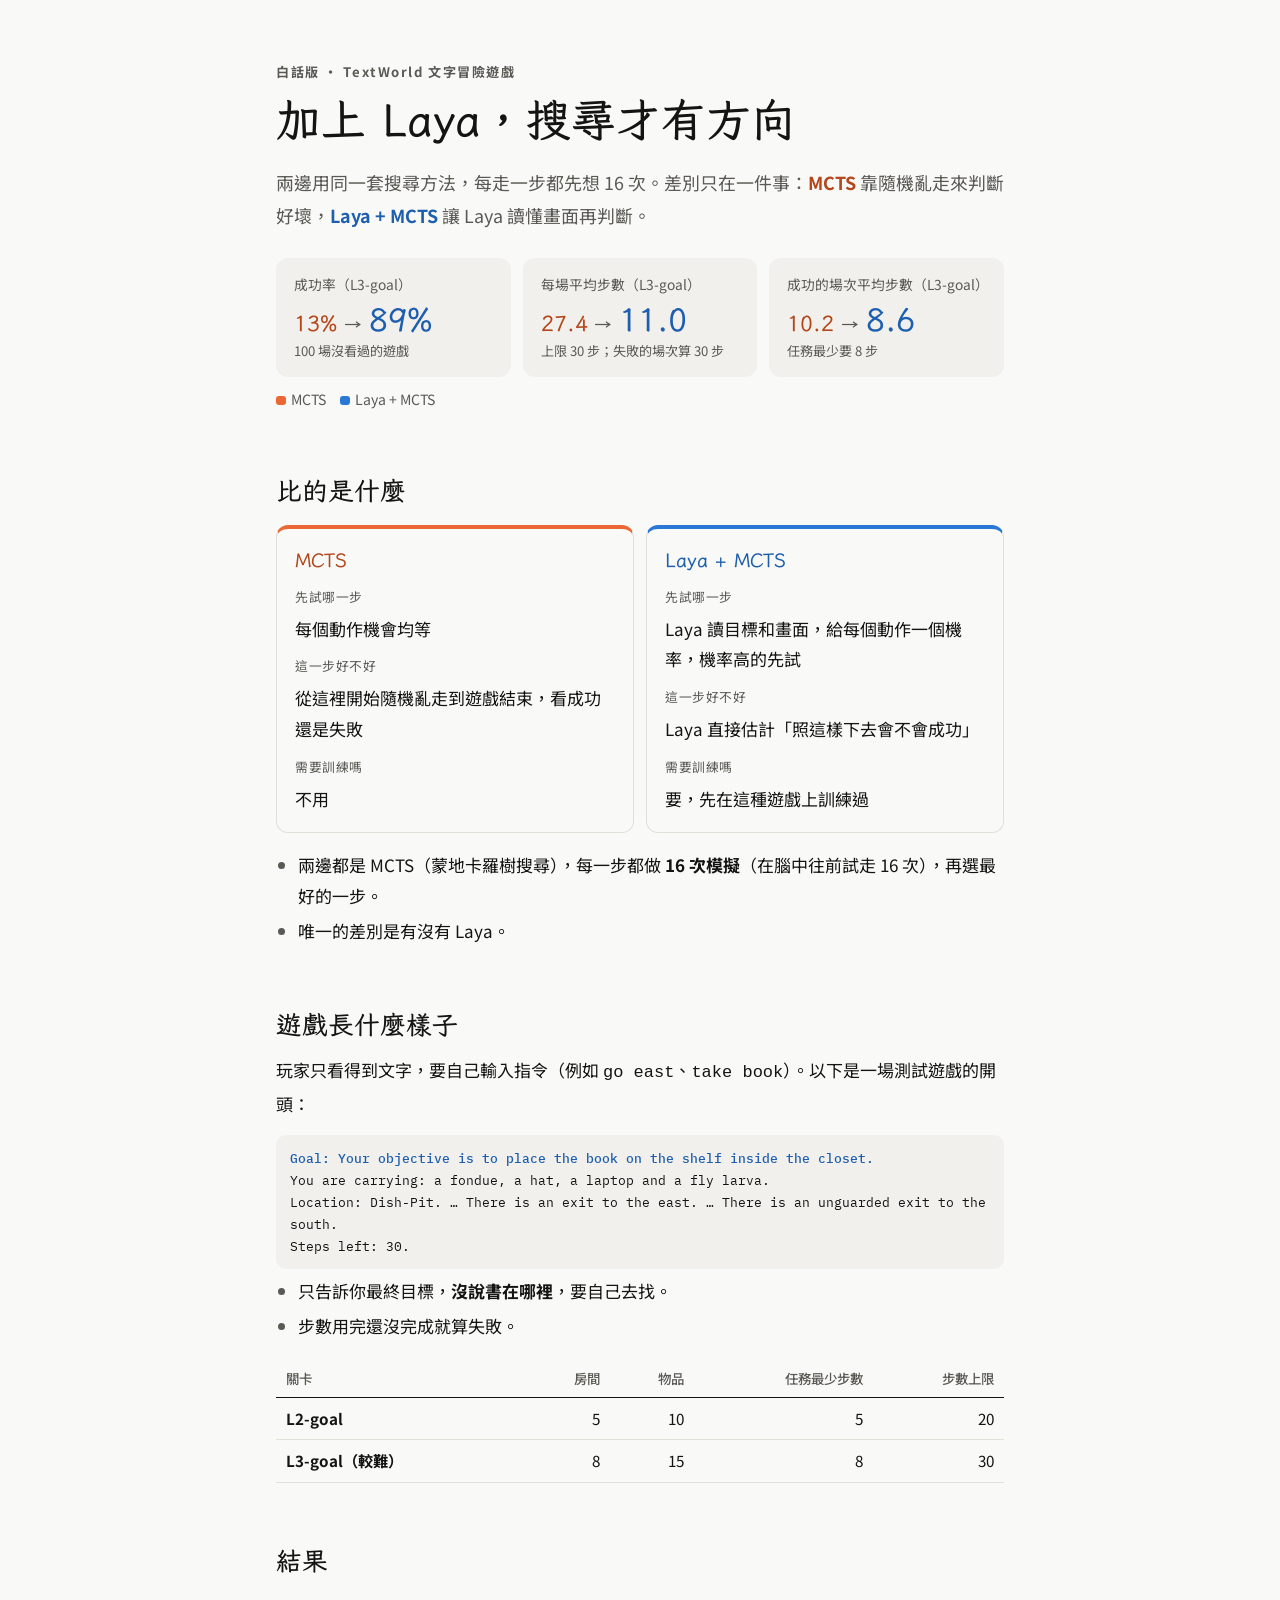
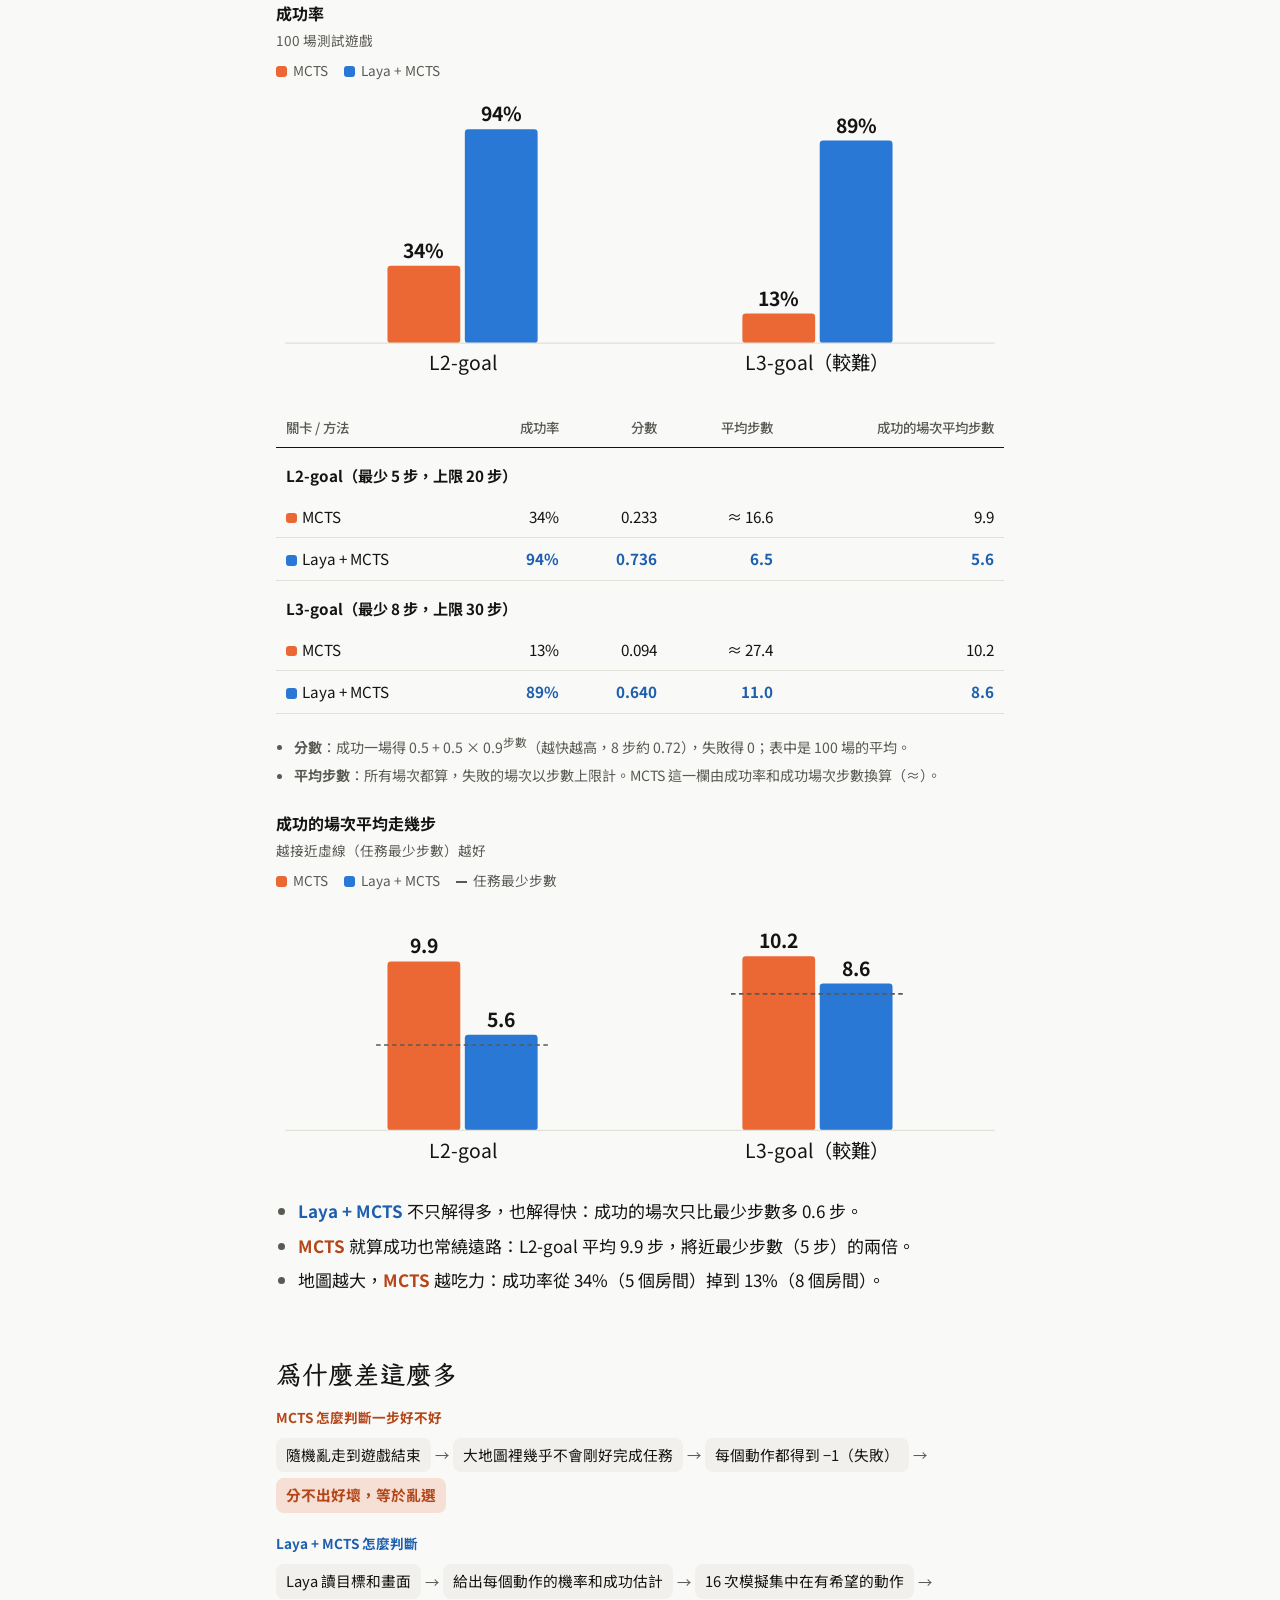
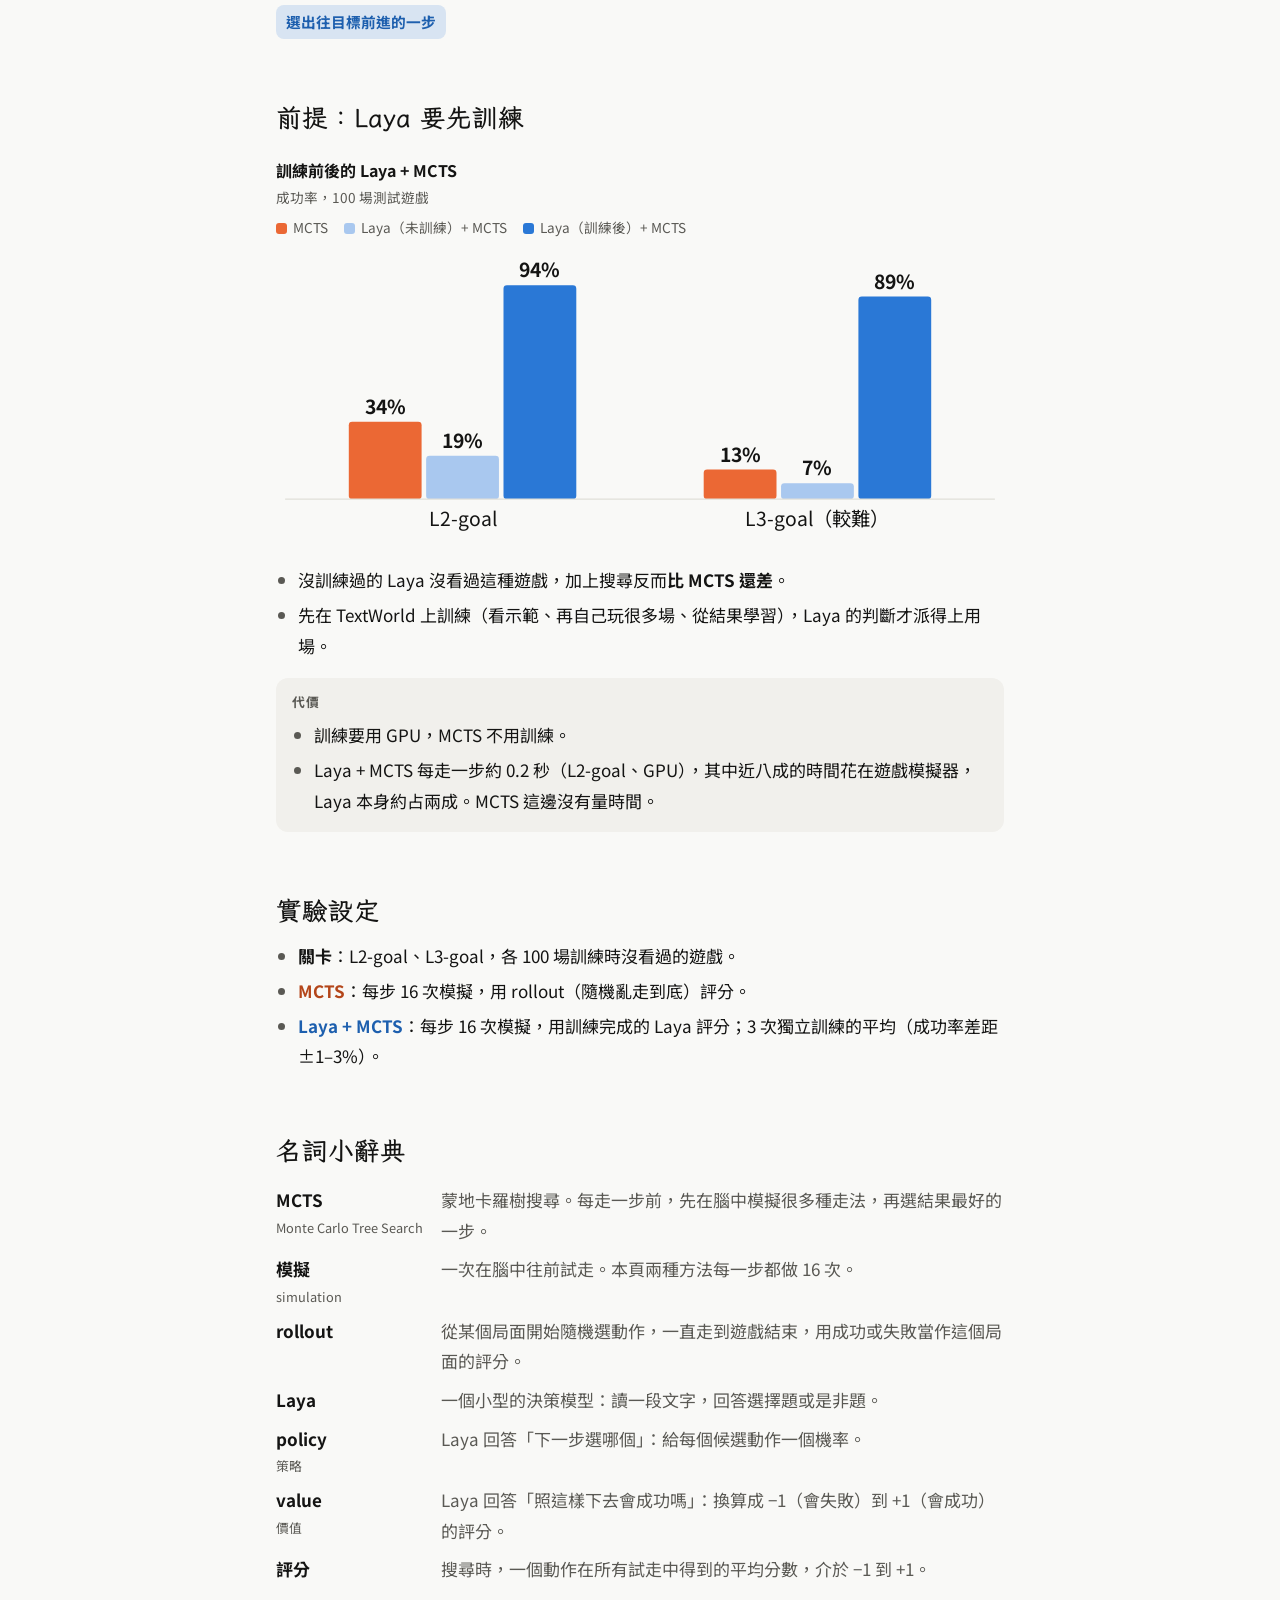
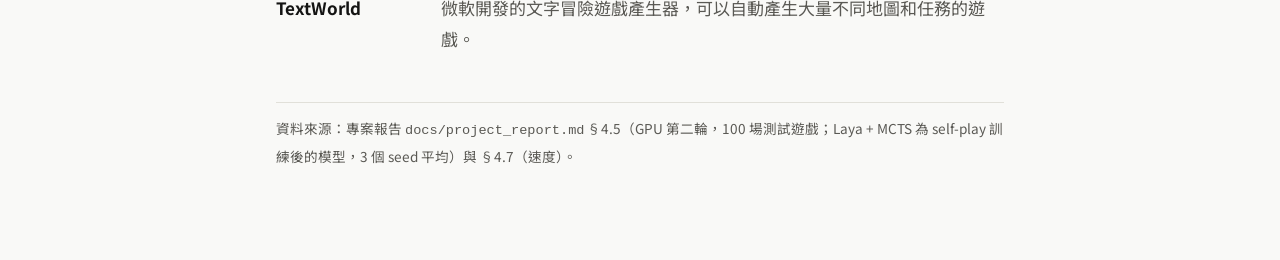
<file: docs/report_laya_vs_mcts.html>
<!doctype html>
<html lang="zh-Hant">
<head>
<meta charset="utf-8">
<meta name="viewport" content="width=device-width, initial-scale=1, viewport-fit=cover">
</head>
<body>
<title>Laya + MCTS 對 MCTS</title>
<link rel="preconnect" href="https://fonts.googleapis.com">
<link rel="preconnect" href="https://fonts.gstatic.com" crossorigin>
<link rel="stylesheet" href="https://fonts.googleapis.com/css2?family=LXGW+WenKai+TC:wght@400;700&family=Noto+Sans+TC:wght@400;500;700&family=IBM+Plex+Mono:wght@400;500&display=swap">
<style>
/* Layout: one reading column; every section leads with a chart, table or diagram, text kept to short bullets.
   Blue = Laya + MCTS, orange = MCTS (same pairing as the search visualization). */
:root {
  --bg: #f9f9f7;
  --surface: #f1f0ec;
  --fg: #141413;
  --muted: #5a5954;
  --line: #e1e0d9;
  --laya: #2a78d6;
  --laya-ink: #1d5fae;
  --laya-soft: #a9c8ef;
  --mcts: #eb6834;
  --mcts-ink: #b4461a;
  --ctx: #b9b8b0;
  --good: #006300;
  --font-display: "LXGW WenKai TC", "Noto Serif TC", "PingFang TC", serif;
  --font-body: "Noto Sans TC", "PingFang TC", "Microsoft JhengHei", system-ui, sans-serif;
  --font-mono: "IBM Plex Mono", ui-monospace, Menlo, Consolas, monospace;
}
@media (prefers-color-scheme: dark) {
  :root:not([data-theme="light"]) {
    --bg: #121211; --surface: #1d1d1b; --fg: #f2f1ec; --muted: #aeada5; --line: #2e2e2b;
    --laya: #3987e5; --laya-ink: #7fb2f2; --laya-soft: #2d4f7a; --mcts: #d95926; --mcts-ink: #f0905f;
    --ctx: #55544f; --good: #3fbf3f; color-scheme: dark;
  }
}
:root[data-theme="dark"] {
  --bg: #121211; --surface: #1d1d1b; --fg: #f2f1ec; --muted: #aeada5; --line: #2e2e2b;
  --laya: #3987e5; --laya-ink: #7fb2f2; --laya-soft: #2d4f7a; --mcts: #d95926; --mcts-ink: #f0905f;
  --ctx: #55544f; --good: #3fbf3f; color-scheme: dark;
}
* { box-sizing: border-box; }
body { background: var(--bg); color: var(--fg); font-family: var(--font-body); font-size: 17px; line-height: 1.8; }
.wrap { max-width: 48rem; margin: 0 auto; padding-inline: 20px; padding-block: 52px 88px; }
h1, h2, h3 { font-family: var(--font-display); text-wrap: balance; line-height: 1.35; font-weight: 700; }
h1 { font-size: clamp(2rem, 6vw, 2.8rem); margin: 0 0 .35em; }
h2 { font-size: 1.6rem; margin: 2.4em 0 .5em; }
h3 { font-size: 1.15rem; margin: 1.4em 0 .4em; }
p { margin: 0 0 .9em; }
ul { margin: .4em 0 1em; padding-left: 1.3em; }
li { margin: .25em 0; }
li::marker { color: var(--muted); }
.kicker { font-size: .82rem; letter-spacing: .12em; color: var(--muted); font-weight: 700; margin-bottom: .5em; }
.lede { font-size: 1.12rem; color: var(--muted); }
.L { color: var(--laya-ink); font-weight: 700; }
.M { color: var(--mcts-ink); font-weight: 700; }
.dot { display: inline-block; width: .7em; height: .7em; border-radius: 3px; margin-right: .35em; vertical-align: -.02em; }
.dot.l { background: var(--laya); } .dot.m { background: var(--mcts); }
.small { font-size: .88rem; color: var(--muted); }

/* headline tiles */
.tiles { display: grid; gap: 12px; grid-template-columns: repeat(auto-fit, minmax(13rem, 1fr)); margin: 1.6em 0 .6em; }
.tile { background: var(--surface); border-radius: 12px; padding: 14px 18px; min-width: 0; }
.tile .lbl { font-size: .86rem; color: var(--muted); }
.tile .ft { display: flex; align-items: baseline; gap: .4em; flex-wrap: wrap; font-family: var(--font-display); font-weight: 700; font-variant-numeric: tabular-nums; line-height: 1.25; margin-top: .15em; }
.tile .ft .from { font-size: 1.35rem; color: var(--mcts-ink); }
.tile .ft .arr { color: var(--muted); font-size: 1.1rem; }
.tile .ft .to { font-size: 2rem; color: var(--laya-ink); }
.tile .hint { font-size: .82rem; color: var(--muted); }

/* setup: two side-by-side cards */
.vs { display: grid; gap: 12px; grid-template-columns: repeat(auto-fit, minmax(16rem, 1fr)); margin: 1em 0; }
.vs > div { border: 1px solid var(--line); border-radius: 12px; padding: 14px 18px; min-width: 0; }
.vs .name { font-family: var(--font-display); font-size: 1.2rem; font-weight: 700; }
.vs .m .name { color: var(--mcts-ink); } .vs .l .name { color: var(--laya-ink); }
.vs .m { border-top: 4px solid var(--mcts); } .vs .l { border-top: 4px solid var(--laya); }
.vs dl { margin: .4em 0 0; display: grid; gap: 6px; }
.vs dt { font-size: .8rem; color: var(--muted); letter-spacing: .04em; }
.vs dd { margin: 0 0 4px; }

/* flow diagrams */
.flow { display: flex; flex-wrap: wrap; align-items: center; gap: 6px 4px; margin: .5em 0 1.1em; }
.flow .b { border-radius: 8px; padding: 4px 10px; font-size: .92rem; background: var(--surface); }
.flow .x { color: var(--muted); font-size: .9rem; }
.flow.m .b.end { background: color-mix(in srgb, var(--mcts) 18%, var(--bg)); color: var(--mcts-ink); font-weight: 700; }
.flow.l .b.end { background: color-mix(in srgb, var(--laya) 16%, var(--bg)); color: var(--laya-ink); font-weight: 700; }
.flowlbl { font-size: .85rem; font-weight: 700; margin-top: .6em; }

/* game screen */
.screen { font-family: var(--font-mono); font-size: .84rem; line-height: 1.65; background: var(--surface); border-radius: 10px; padding: 12px 14px; overflow-x: auto; white-space: pre-wrap; }
.screen .g { color: var(--laya-ink); font-weight: 500; }

/* tables */
.tbl { overflow-x: auto; margin: 1em 0; }
table { border-collapse: collapse; width: 100%; font-size: .95rem; font-variant-numeric: tabular-nums; }
th, td { text-align: left; padding: 7px 10px; border-bottom: 1px solid var(--line); vertical-align: middle; }
th { color: var(--muted); font-weight: 500; font-size: .84rem; border-bottom-color: var(--fg); white-space: nowrap; }
td.num, th.num { text-align: right; white-space: nowrap; }
td.lvl { font-weight: 700; white-space: nowrap; }
tr.l td.num { color: var(--laya-ink); font-weight: 700; }
tr.grp td { border-bottom: none; padding-top: 14px; }

/* charts */
.chart { margin: 1.2em 0 1.6em; }
.chart .ttl { font-weight: 700; font-size: 1rem; }
.chart .sub { font-size: .85rem; color: var(--muted); }
.legend { display: flex; flex-wrap: wrap; gap: 4px 16px; font-size: .85rem; color: var(--muted); margin: .45em 0 .2em; }
.legend i { display: inline-block; width: 11px; height: 11px; border-radius: 3px; margin-right: 6px; vertical-align: -1px; }
.chart svg { width: 100%; height: auto; display: block; }
.chart text { font-family: var(--font-body); font-size: 15px; fill: var(--muted); }
.chart text.val { fill: var(--fg); font-weight: 700; text-anchor: middle; font-size: 17px; }
.chart text.cat { text-anchor: middle; font-size: 17px; fill: var(--fg); }
.chart .axis { stroke: var(--line); stroke-width: 1; }
.chart .ref { stroke: var(--muted); stroke-width: 1.5; stroke-dasharray: 4 3; }

.callout { background: var(--surface); border-radius: 12px; padding: 12px 16px; margin: 1em 0; }
.callout p:last-child, .callout ul:last-child { margin-bottom: 0; }
.callout .tag { font-size: .8rem; font-weight: 700; letter-spacing: .08em; color: var(--muted); }

dl.gloss { display: grid; grid-template-columns: minmax(7rem, max-content) 1fr; gap: 8px 18px; margin: 1em 0; }
dl.gloss dt { font-weight: 700; }
dl.gloss dt small { display: block; font-weight: 400; color: var(--muted); font-size: .8rem; }
dl.gloss dd { margin: 0; color: var(--muted); }
@media (max-width: 520px) { dl.gloss { grid-template-columns: 1fr; gap: 2px; } dl.gloss dd { margin-bottom: 10px; } body { font-size: 16px; } }
footer { margin-top: 3.5em; font-size: .85rem; color: var(--muted); border-top: 1px solid var(--line); padding-top: 1em; }
a { color: var(--laya-ink); }
:focus-visible { outline: 2px solid var(--laya); outline-offset: 2px; }
</style>

<div class="wrap">
<header>
  <div class="kicker">白話版 · TextWorld 文字冒險遊戲</div>
  <h1>加上 Laya，搜尋才有方向</h1>
  <p class="lede">兩邊用同一套搜尋方法，每走一步都先想 16 次。差別只在一件事：<span class="M">MCTS</span> 靠隨機亂走來判斷好壞，<span class="L">Laya + MCTS</span> 讓 Laya 讀懂畫面再判斷。</p>
  <div class="tiles" aria-label="最難關卡 L3-goal 的結果">
    <div class="tile"><div class="lbl">成功率（L3-goal）</div><div class="ft"><span class="from">13%</span><span class="arr">→</span><span class="to">89%</span></div><div class="hint">100 場沒看過的遊戲</div></div>
    <div class="tile"><div class="lbl">每場平均步數（L3-goal）</div><div class="ft"><span class="from">27.4</span><span class="arr">→</span><span class="to">11.0</span></div><div class="hint">上限 30 步；失敗的場次算 30 步</div></div>
    <div class="tile"><div class="lbl">成功的場次平均步數（L3-goal）</div><div class="ft"><span class="from">10.2</span><span class="arr">→</span><span class="to">8.6</span></div><div class="hint">任務最少要 8 步</div></div>
  </div>
  <p class="small"><span class="dot m"></span>MCTS　<span class="dot l"></span>Laya + MCTS</p>
</header>

<section>
  <h2>比的是什麼</h2>
  <div class="vs">
    <div class="m">
      <div class="name">MCTS</div>
      <dl>
        <dt>先試哪一步</dt><dd>每個動作機會均等</dd>
        <dt>這一步好不好</dt><dd>從這裡開始隨機亂走到遊戲結束，看成功還是失敗</dd>
        <dt>需要訓練嗎</dt><dd>不用</dd>
      </dl>
    </div>
    <div class="l">
      <div class="name">Laya + MCTS</div>
      <dl>
        <dt>先試哪一步</dt><dd>Laya 讀目標和畫面，給每個動作一個機率，機率高的先試</dd>
        <dt>這一步好不好</dt><dd>Laya 直接估計「照這樣下去會不會成功」</dd>
        <dt>需要訓練嗎</dt><dd>要，先在這種遊戲上訓練過</dd>
      </dl>
    </div>
  </div>
  <ul>
    <li>兩邊都是 MCTS（蒙地卡羅樹搜尋），每一步都做 <b>16 次模擬</b>（在腦中往前試走 16 次），再選最好的一步。</li>
    <li>唯一的差別是有沒有 Laya。</li>
  </ul>
</section>

<section>
  <h2>遊戲長什麼樣子</h2>
  <p>玩家只看得到文字，要自己輸入指令（例如 <code>go east</code>、<code>take book</code>）。以下是一場測試遊戲的開頭：</p>
  <div class="screen"><span class="g">Goal: Your objective is to place the book on the shelf inside the closet.</span>
You are carrying: a fondue, a hat, a laptop and a fly larva.
Location: Dish-Pit. … There is an exit to the east. … There is an unguarded exit to the south.
Steps left: 30.</div>
  <ul>
    <li>只告訴你最終目標，<b>沒說書在哪裡</b>，要自己去找。</li>
    <li>步數用完還沒完成就算失敗。</li>
  </ul>
  <div class="tbl">
    <table>
      <thead><tr><th>關卡</th><th class="num">房間</th><th class="num">物品</th><th class="num">任務最少步數</th><th class="num">步數上限</th></tr></thead>
      <tbody>
        <tr><td class="lvl">L2-goal</td><td class="num">5</td><td class="num">10</td><td class="num">5</td><td class="num">20</td></tr>
        <tr><td class="lvl">L3-goal（較難）</td><td class="num">8</td><td class="num">15</td><td class="num">8</td><td class="num">30</td></tr>
      </tbody>
    </table>
  </div>
</section>

<section>
  <h2>結果</h2>
  <div class="chart" id="c-success"></div>
  <div class="tbl">
    <table>
      <thead><tr><th>關卡 / 方法</th><th class="num">成功率</th><th class="num">分數</th><th class="num">平均步數</th><th class="num">成功的場次平均步數</th></tr></thead>
      <tbody>
        <tr class="grp"><td class="lvl" colspan="5">L2-goal（最少 5 步，上限 20 步）</td></tr>
        <tr><td><span class="dot m"></span>MCTS</td><td class="num">34%</td><td class="num">0.233</td><td class="num">≈ 16.6</td><td class="num">9.9</td></tr>
        <tr class="l"><td><span class="dot l"></span>Laya + MCTS</td><td class="num">94%</td><td class="num">0.736</td><td class="num">6.5</td><td class="num">5.6</td></tr>
        <tr class="grp"><td class="lvl" colspan="5">L3-goal（最少 8 步，上限 30 步）</td></tr>
        <tr><td><span class="dot m"></span>MCTS</td><td class="num">13%</td><td class="num">0.094</td><td class="num">≈ 27.4</td><td class="num">10.2</td></tr>
        <tr class="l"><td><span class="dot l"></span>Laya + MCTS</td><td class="num">89%</td><td class="num">0.640</td><td class="num">11.0</td><td class="num">8.6</td></tr>
      </tbody>
    </table>
  </div>
  <ul class="small">
    <li><b>分數</b>：成功一場得 0.5 + 0.5 × 0.9<sup>步數</sup>（越快越高，8 步約 0.72），失敗得 0；表中是 100 場的平均。</li>
    <li><b>平均步數</b>：所有場次都算，失敗的場次以步數上限計。MCTS 這一欄由成功率和成功場次步數換算（≈）。</li>
  </ul>
  <div class="chart" id="c-moves"></div>
  <ul>
    <li><span class="L">Laya + MCTS</span> 不只解得多，也解得快：成功的場次只比最少步數多 0.6 步。</li>
    <li><span class="M">MCTS</span> 就算成功也常繞遠路：L2-goal 平均 9.9 步，將近最少步數（5 步）的兩倍。</li>
    <li>地圖越大，<span class="M">MCTS</span> 越吃力：成功率從 34%（5 個房間）掉到 13%（8 個房間）。</li>
  </ul>
</section>

<section>
  <h2>為什麼差這麼多</h2>
  <div class="flowlbl M">MCTS 怎麼判斷一步好不好</div>
  <div class="flow m" aria-label="MCTS 的判斷流程">
    <span class="b">隨機亂走到遊戲結束</span><span class="x">→</span>
    <span class="b">大地圖裡幾乎不會剛好完成任務</span><span class="x">→</span>
    <span class="b">每個動作都得到 −1（失敗）</span><span class="x">→</span>
    <span class="b end">分不出好壞，等於亂選</span>
  </div>
  <div class="flowlbl L">Laya + MCTS 怎麼判斷</div>
  <div class="flow l" aria-label="Laya + MCTS 的判斷流程">
    <span class="b">Laya 讀目標和畫面</span><span class="x">→</span>
    <span class="b">給出每個動作的機率和成功估計</span><span class="x">→</span>
    <span class="b">16 次模擬集中在有希望的動作</span><span class="x">→</span>
    <span class="b end">選出往目標前進的一步</span>
  </div>

</section>

<section>
  <h2>前提：Laya 要先訓練</h2>
  <div class="chart" id="c-train"></div>
  <ul>
    <li>沒訓練過的 Laya 沒看過這種遊戲，加上搜尋反而<b>比 MCTS 還差</b>。</li>
    <li>先在 TextWorld 上訓練（看示範、再自己玩很多場、從結果學習），Laya 的判斷才派得上用場。</li>
  </ul>
  <div class="callout">
    <div class="tag">代價</div>
    <ul>
      <li>訓練要用 GPU，MCTS 不用訓練。</li>
      <li>Laya + MCTS 每走一步約 0.2 秒（L2-goal、GPU），其中近八成的時間花在遊戲模擬器，Laya 本身約占兩成。MCTS 這邊沒有量時間。</li>
    </ul>
  </div>
</section>

<section>
  <h2>實驗設定</h2>
  <ul>
    <li><b>關卡</b>：L2-goal、L3-goal，各 100 場訓練時沒看過的遊戲。</li>
    <li><span class="M">MCTS</span>：每步 16 次模擬，用 rollout（隨機亂走到底）評分。</li>
    <li><span class="L">Laya + MCTS</span>：每步 16 次模擬，用訓練完成的 Laya 評分；3 次獨立訓練的平均（成功率差距 ±1–3%）。</li>
  </ul>
</section>

<section>
  <h2>名詞小辭典</h2>
  <dl class="gloss">
    <dt>MCTS<small>Monte Carlo Tree Search</small></dt><dd>蒙地卡羅樹搜尋。每走一步前，先在腦中模擬很多種走法，再選結果最好的一步。</dd>
    <dt>模擬<small>simulation</small></dt><dd>一次在腦中往前試走。本頁兩種方法每一步都做 16 次。</dd>
    <dt>rollout</dt><dd>從某個局面開始隨機選動作，一直走到遊戲結束，用成功或失敗當作這個局面的評分。</dd>
    <dt>Laya</dt><dd>一個小型的決策模型：讀一段文字，回答選擇題或是非題。</dd>
    <dt>policy<small>策略</small></dt><dd>Laya 回答「下一步選哪個」：給每個候選動作一個機率。</dd>
    <dt>value<small>價值</small></dt><dd>Laya 回答「照這樣下去會成功嗎」：換算成 −1（會失敗）到 +1（會成功）的評分。</dd>
    <dt>評分</dt><dd>搜尋時，一個動作在所有試走中得到的平均分數，介於 −1 到 +1。</dd>
    <dt>TextWorld</dt><dd>微軟開發的文字冒險遊戲產生器，可以自動產生大量不同地圖和任務的遊戲。</dd>
  </dl>
</section>

<footer>
  資料來源：專案報告 <code>docs/project_report.md</code> §4.5（GPU 第二輪，100 場測試遊戲；Laya + MCTS 為 self-play 訓練後的模型，3 個 seed 平均）與 §4.7（速度）。
</footer>
</div>

<script>
const css = n => getComputedStyle(document.documentElement).getPropertyValue(n).trim();
function barChart(id, cfg) {
  const el = document.getElementById(id);
  const W = 640, H = cfg.h || 260, padL = 8, padR = 8, padT = 26, padB = 34;
  const max = cfg.max;
  const y = v => padT + (max - v) / max * (H - padT - padB);
  const gW = (W - padL - padR) / cfg.groups.length, n = cfg.series.length, gap = 4;
  const bw = Math.min(64, (gW * 0.72 - (n - 1) * gap) / n);
  let s = `<svg viewBox="0 0 ${W} ${H}" role="img" aria-label="${cfg.title}">`;
  cfg.groups.forEach((g, gi) => {
    const total = n * bw + (n - 1) * gap, x0 = padL + gi * gW + (gW - total) / 2;
    cfg.series.forEach((se, si) => {
      const v = se.values[gi], x = x0 + si * (bw + gap), y1 = y(v);
      s += `<rect x="${x}" y="${y1}" width="${bw}" height="${Math.max(y(0) - y1, 1)}" rx="3" fill="var(${se.color})"><title>${g}・${se.name}：${cfg.fmt(v)}</title></rect>`;
      s += `<text class="val" x="${x + bw / 2}" y="${y1 - 7}">${cfg.fmt(v)}</text>`;
    });
    if (cfg.ref) {
      const r = cfg.ref.values[gi], ry = y(r);
      s += `<line class="ref" x1="${x0 - 10}" x2="${x0 + total + 10}" y1="${ry}" y2="${ry}"><title>${g}・${cfg.ref.name}：${r}</title></line>`;
    }
    s += `<text class="cat" x="${padL + gi * gW + gW / 2}" y="${H - 10}">${g}</text>`;
  });
  s += `<line class="axis" x1="${padL}" x2="${W - padR}" y1="${y(0)}" y2="${y(0)}"/></svg>`;
  let legend = cfg.series.map(se => `<span><i style="background:var(${se.color})"></i>${se.name}</span>`).join("");
  if (cfg.ref) legend += `<span><i style="background:none;border-top:2px dashed var(--muted);height:0;border-radius:0;vertical-align:3px"></i>${cfg.ref.name}</span>`;
  el.innerHTML = `<div class="ttl">${cfg.title}</div>${cfg.sub ? `<div class="sub">${cfg.sub}</div>` : ""}<div class="legend">${legend}</div>${s}`;
}
const pct = v => Math.round(v * 100) + "%";
barChart("c-success", {
  title: "成功率", sub: "100 場測試遊戲",
  groups: ["L2-goal", "L3-goal（較難）"], max: 1, fmt: pct,
  series: [
    { name: "MCTS", color: "--mcts", values: [0.34, 0.13] },
    { name: "Laya + MCTS", color: "--laya", values: [0.94, 0.89] },
  ],
});
barChart("c-moves", {
  title: "成功的場次平均走幾步", sub: "越接近虛線（任務最少步數）越好",
  groups: ["L2-goal", "L3-goal（較難）"], max: 12, fmt: v => v.toFixed(1), h: 240,
  series: [
    { name: "MCTS", color: "--mcts", values: [9.9, 10.2] },
    { name: "Laya + MCTS", color: "--laya", values: [5.6, 8.6] },
  ],
  ref: { name: "任務最少步數", values: [5, 8] },
});
barChart("c-train", {
  title: "訓練前後的 Laya + MCTS", sub: "成功率，100 場測試遊戲",
  groups: ["L2-goal", "L3-goal（較難）"], max: 1, fmt: pct,
  series: [
    { name: "MCTS", color: "--mcts", values: [0.34, 0.13] },
    { name: "Laya（未訓練）+ MCTS", color: "--laya-soft", values: [0.19, 0.07] },
    { name: "Laya（訓練後）+ MCTS", color: "--laya", values: [0.94, 0.89] },
  ],
});

</script>

</body>
</html>
</file>
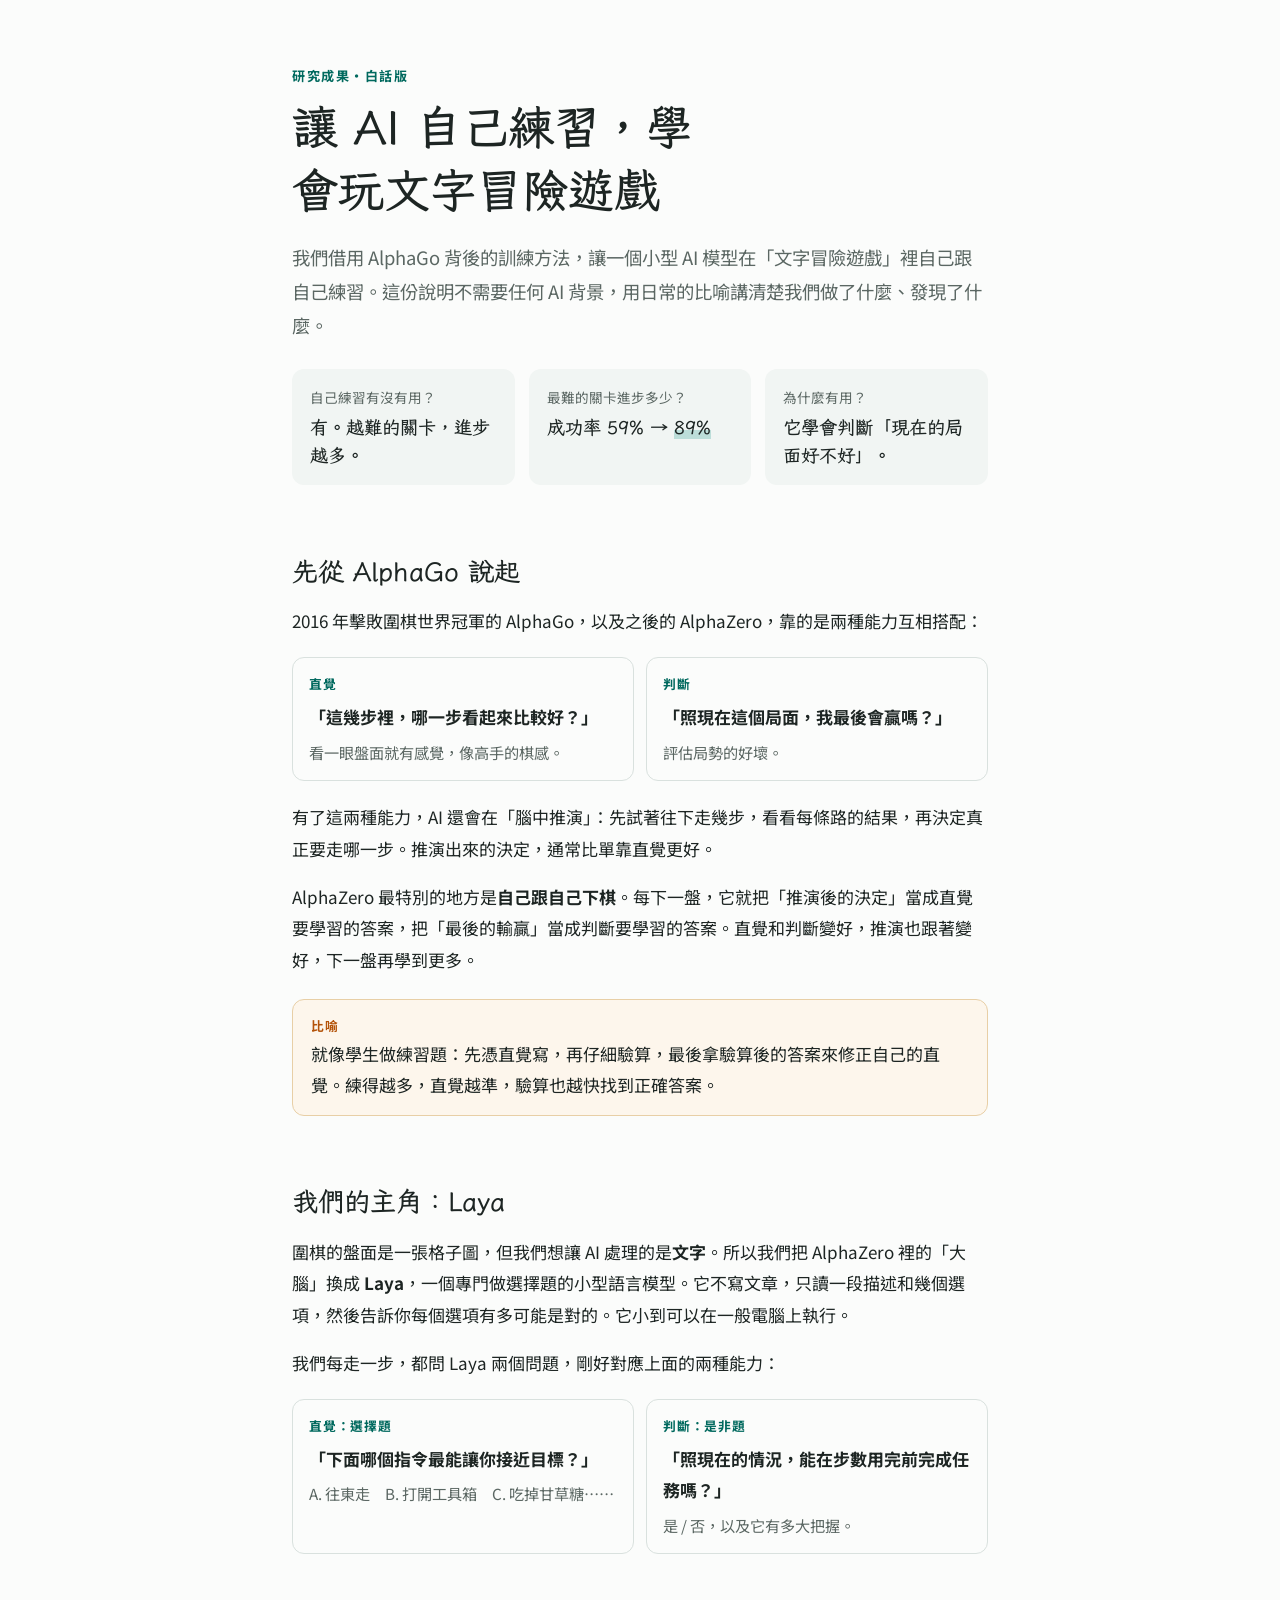
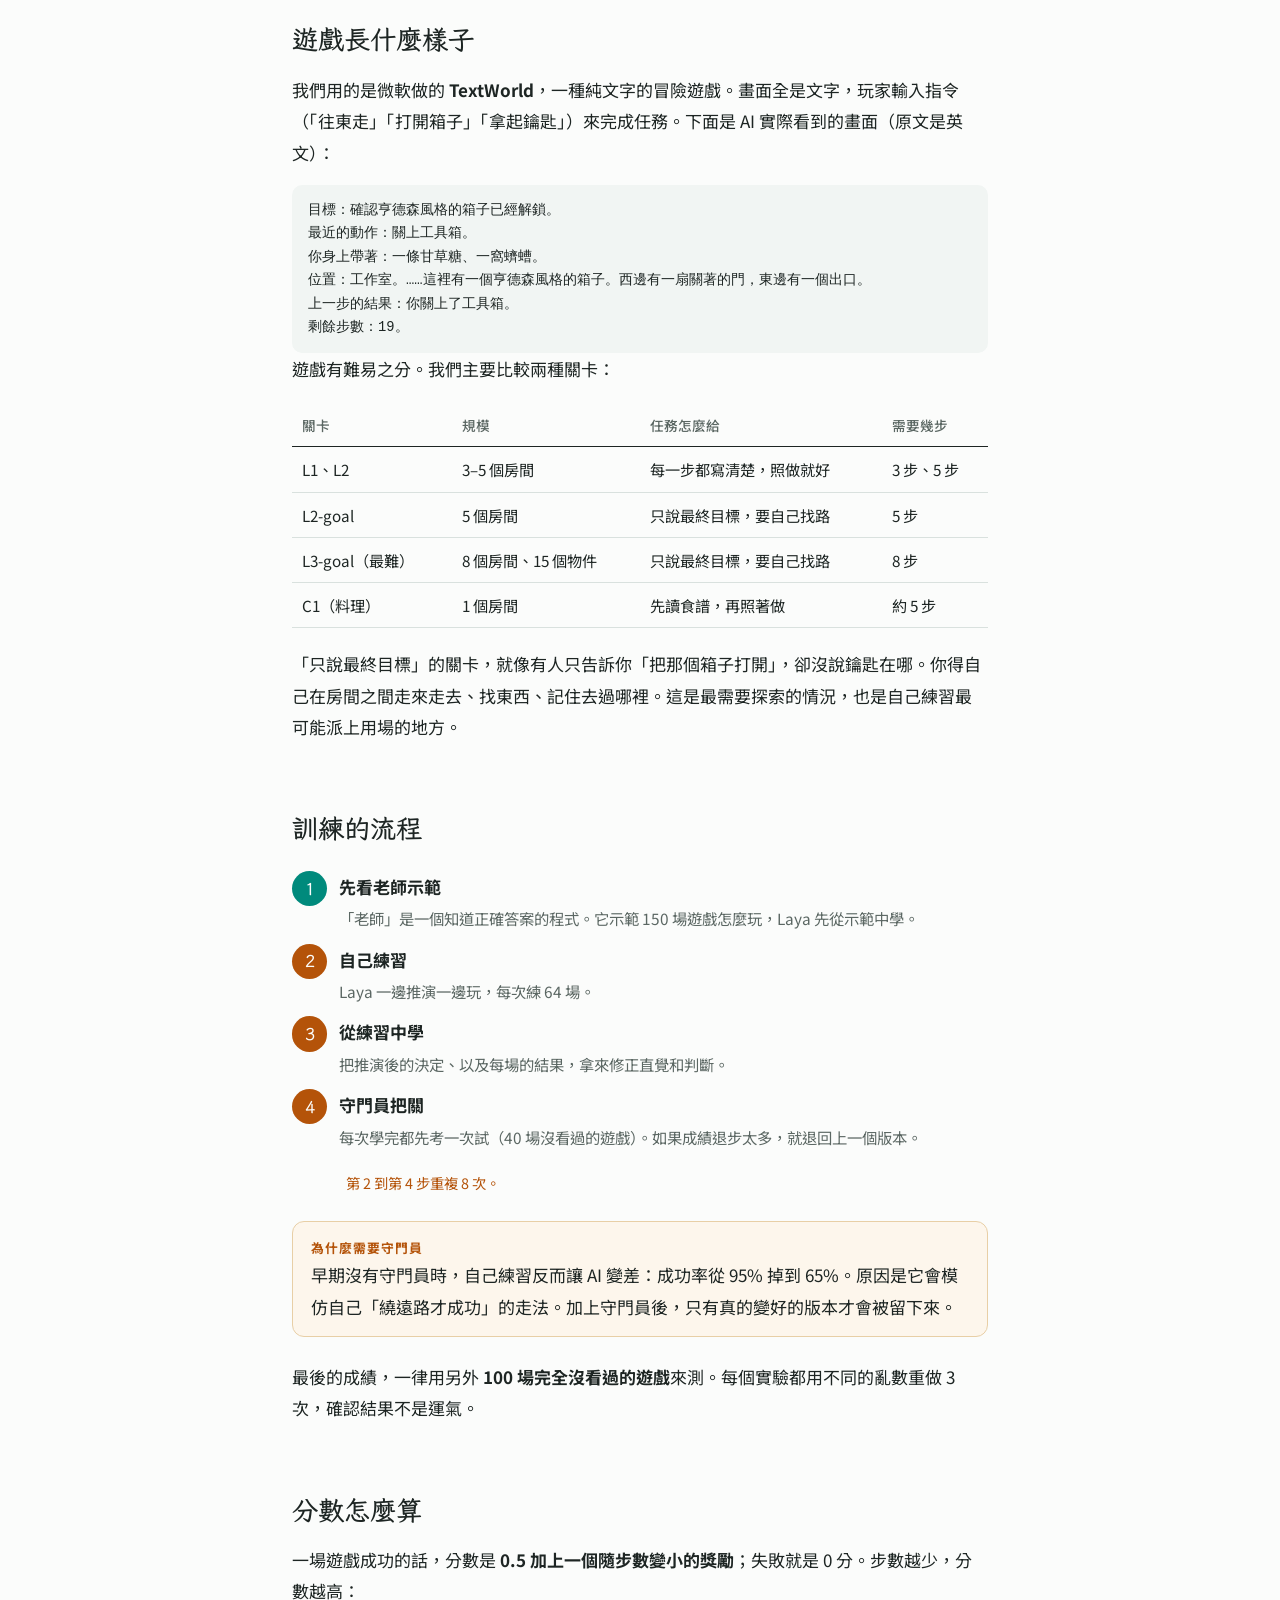
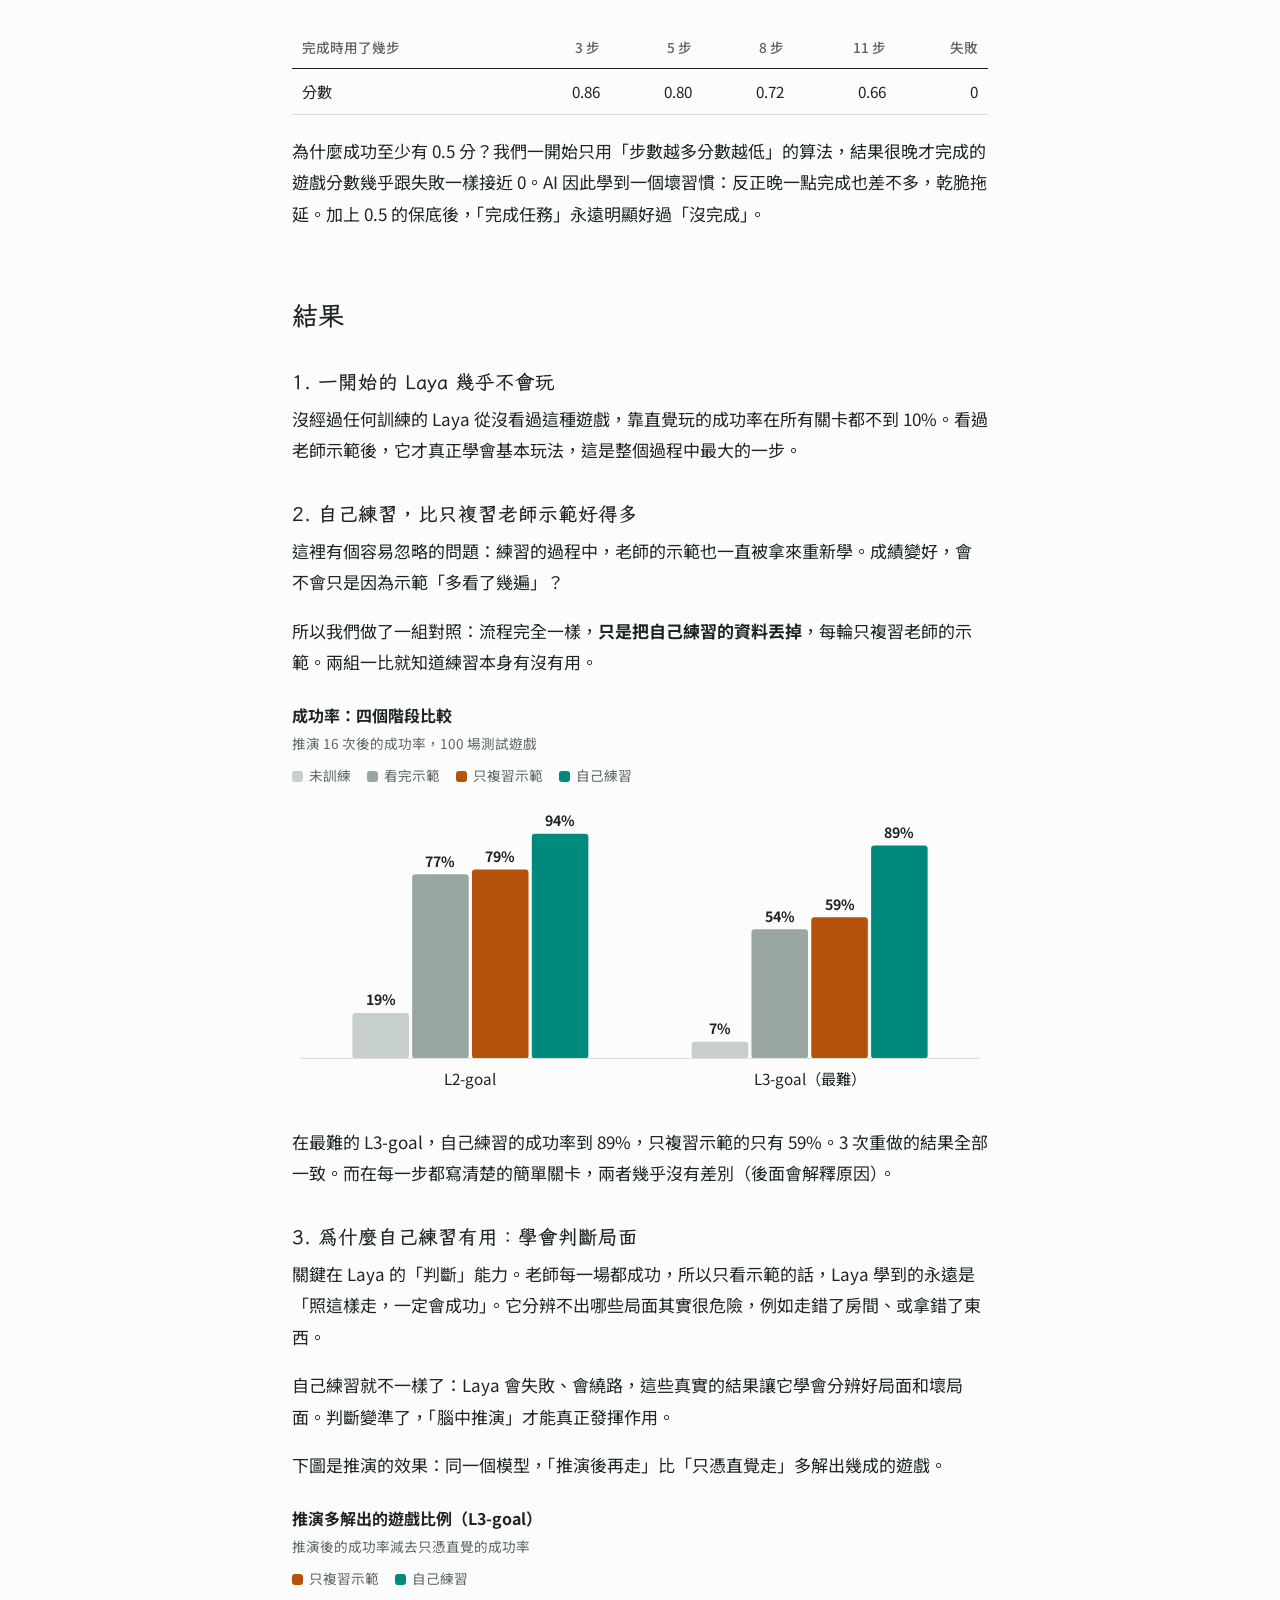
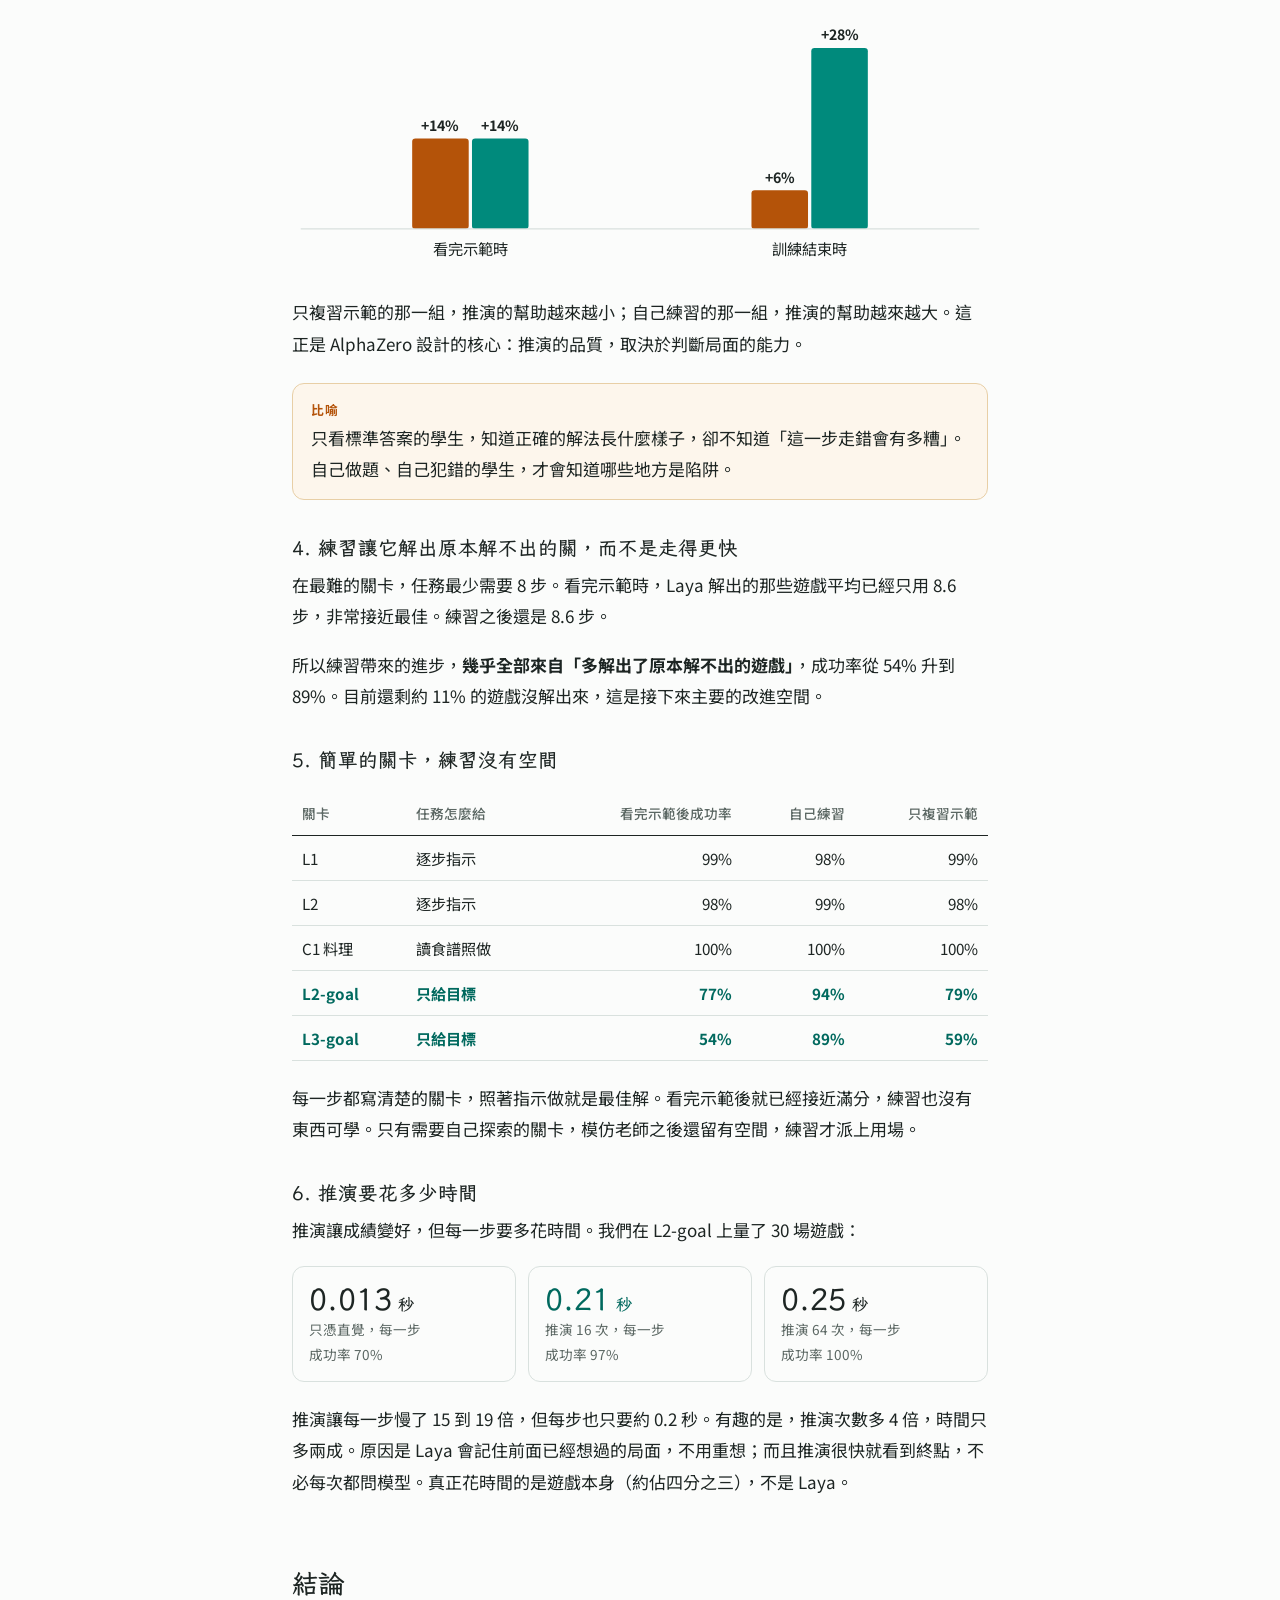
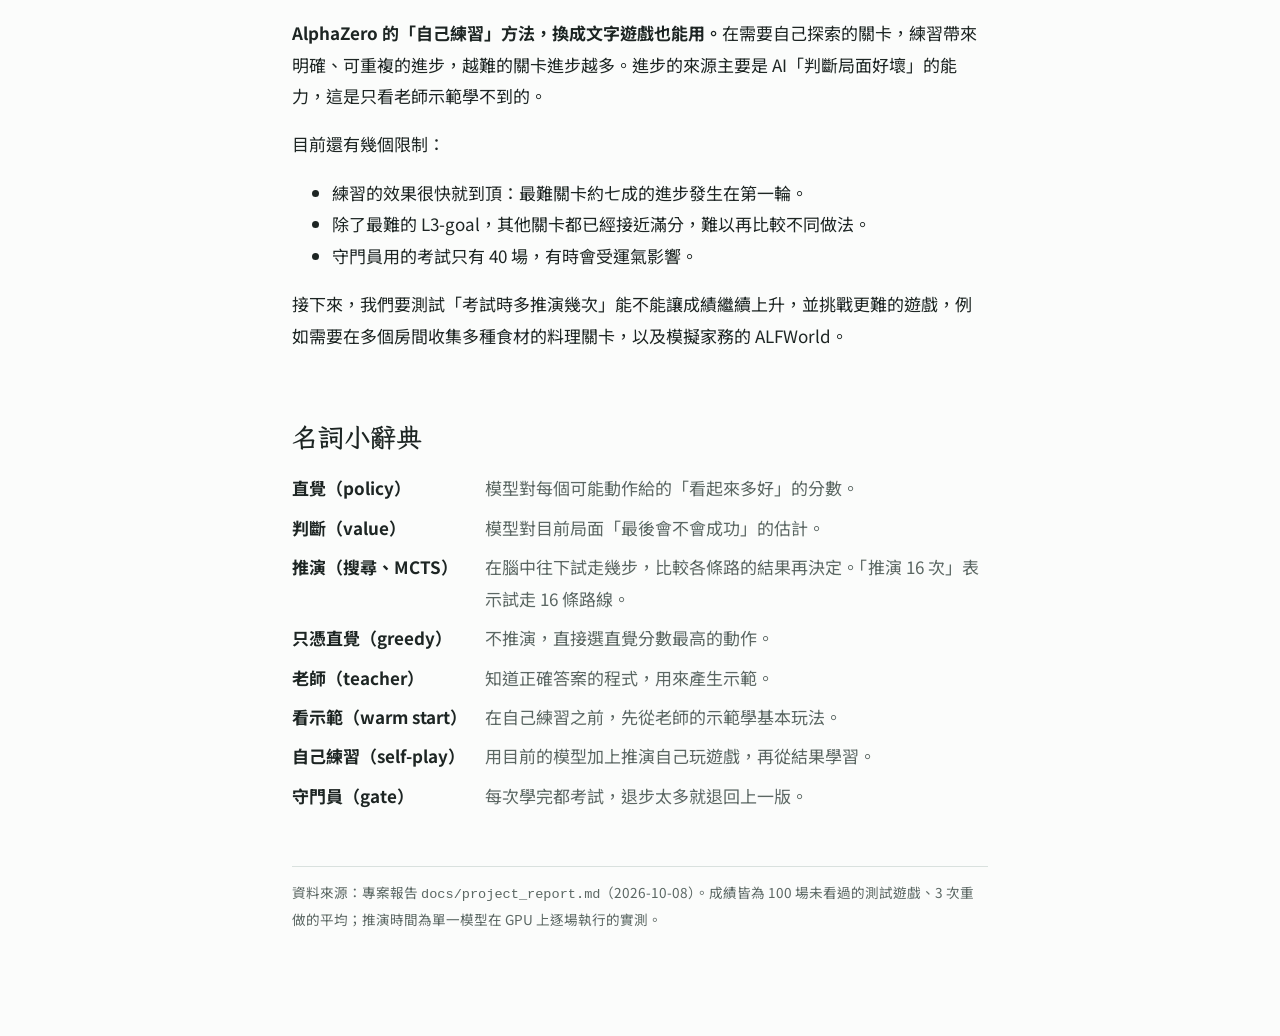
<file: docs/report_plain.html>
<!doctype html>
<html lang="zh-Hant">
<head>
<meta charset="utf-8">
<meta name="viewport" content="width=device-width, initial-scale=1, viewport-fit=cover">
</head>
<body>
<title>AI 自學文字冒險</title>
<link rel="preconnect" href="https://fonts.googleapis.com">
<link rel="preconnect" href="https://fonts.gstatic.com" crossorigin>
<link rel="stylesheet" href="https://fonts.googleapis.com/css2?family=LXGW+WenKai+TC:wght@400;700&family=Noto+Sans+TC:wght@400;500;700&display=swap">
<style>
/* Layout: one reading column (~38em) with full-width "side notes" for analogies; charts sit in the column. */
:root {
  --bg: #fbfcfb;
  --surface: #f1f5f3;
  --fg: #1d2523;
  --muted: #5b6763;
  --line: #d9e1de;
  --accent: #008a7c;
  --accent-ink: #00695e;
  --warm: #b45309;
  --ctx1: #c7cfcc;
  --ctx2: #9aa6a2;
  --note-bg: #fdf6ec;
  --note-line: #e8cfa6;
  --font-display: "LXGW WenKai TC", "Noto Serif TC", "PingFang TC", serif;
  --font-body: "Noto Sans TC", "PingFang TC", "Microsoft JhengHei", system-ui, sans-serif;
  --measure: 38em;
}
@media (prefers-color-scheme: dark) {
  :root:not([data-theme="light"]) {
    --bg: #141917; --surface: #1c2321; --fg: #e4ebe8; --muted: #9eaba7; --line: #2c3633;
    --accent: #1a9a8b; --accent-ink: #5cc7b8; --warm: #ba7a22; --ctx1: #3a4542; --ctx2: #5f6c68;
    --note-bg: #231e16; --note-line: #4d3f28; color-scheme: dark;
  }
}
:root[data-theme="dark"] {
  --bg: #141917; --surface: #1c2321; --fg: #e4ebe8; --muted: #9eaba7; --line: #2c3633;
  --accent: #1a9a8b; --accent-ink: #5cc7b8; --warm: #ba7a22; --ctx1: #3a4542; --ctx2: #5f6c68;
  --note-bg: #231e16; --note-line: #4d3f28; color-scheme: dark;
}
* { box-sizing: border-box; }
body { background: var(--bg); color: var(--fg); font-family: var(--font-body); font-size: 17px; line-height: 1.85; }
.wrap { max-width: 46rem; margin: 0 auto; padding-inline: 20px; padding-block: 56px 96px; }
h1, h2, h3 { font-family: var(--font-display); text-wrap: balance; line-height: 1.35; font-weight: 700; }
h1 { font-size: clamp(2rem, 6vw, 2.9rem); margin: 0 0 .4em; }
h2 { font-size: 1.65rem; margin: 2.6em 0 .6em; }
h3 { font-size: 1.22rem; margin: 1.8em 0 .4em; }
p { margin: 0 0 1em; }
.lede { font-size: 1.15rem; color: var(--muted); max-width: var(--measure); }
.kicker { font-size: .82rem; letter-spacing: .12em; color: var(--accent-ink); font-weight: 700; margin-bottom: .6em; }
strong { color: var(--fg); }
.hl { background: linear-gradient(transparent 62%, color-mix(in srgb, var(--accent) 22%, transparent) 62%); }
.answer { display: grid; gap: 14px; grid-template-columns: repeat(auto-fit, minmax(13rem, 1fr)); margin: 1.6em 0; }
.answer > div { background: var(--surface); border-radius: 12px; padding: 16px 18px; min-width: 0; }
.answer .q { font-size: .85rem; color: var(--muted); }
.answer .a { font-family: var(--font-display); font-size: 1.15rem; font-weight: 700; margin-top: .2em; line-height: 1.5; }
.note { background: var(--note-bg); border: 1px solid var(--note-line); border-radius: 12px; padding: 14px 18px; margin: 1.4em 0; }
.note .tag { font-size: .8rem; font-weight: 700; color: var(--warm); letter-spacing: .08em; }
.note p:last-child { margin-bottom: 0; }
.screen { font-family: ui-monospace, "SFMono-Regular", Menlo, Consolas, monospace; font-size: .86rem; line-height: 1.7; background: var(--surface); border-radius: 10px; padding: 14px 16px; overflow-x: auto; white-space: pre-wrap; }
.qa { display: grid; gap: 12px; grid-template-columns: repeat(auto-fit, minmax(15rem, 1fr)); margin: 1.2em 0; }
.qa > div { border: 1px solid var(--line); border-radius: 12px; padding: 14px 16px; min-width: 0; }
.qa .who { font-size: .8rem; font-weight: 700; color: var(--accent-ink); letter-spacing: .06em; }
.qa .ask { font-weight: 700; margin: .3em 0; }
.qa .out { color: var(--muted); font-size: .95rem; }
ol.steps { list-style: none; padding: 0; margin: 1.4em 0; display: grid; gap: 10px; counter-reset: s; }
ol.steps li { counter-increment: s; display: grid; grid-template-columns: 2.2rem 1fr; gap: 12px; align-items: start; }
ol.steps li::before { content: counter(s); width: 2.2rem; height: 2.2rem; border-radius: 50%; background: var(--accent); color: var(--bg); display: grid; place-items: center; font-weight: 700; font-family: var(--font-display); }
ol.steps li.loop::before { background: var(--warm); }
ol.steps b { display: block; }
ol.steps span { color: var(--muted); font-size: .96rem; }
.loopnote { font-size: .9rem; color: var(--warm); margin: -.4em 0 1.2em 3.4rem; }
.tbl { overflow-x: auto; margin: 1.2em 0; }
table { border-collapse: collapse; width: 100%; font-size: .95rem; font-variant-numeric: tabular-nums; }
th, td { text-align: left; padding: 8px 10px; border-bottom: 1px solid var(--line); vertical-align: top; }
th { color: var(--muted); font-weight: 500; font-size: .85rem; border-bottom-color: var(--fg); }
td.num, th.num { text-align: right; }
tr.focus td { color: var(--accent-ink); font-weight: 700; }
.chart { margin: 1.4em 0 1.8em; }
.chart .ttl { font-weight: 700; font-size: 1rem; }
.chart .sub { font-size: .85rem; color: var(--muted); }
.legend { display: flex; flex-wrap: wrap; gap: 6px 16px; font-size: .85rem; color: var(--muted); margin: .5em 0 .2em; }
.legend i { display: inline-block; width: 11px; height: 11px; border-radius: 3px; margin-right: 6px; vertical-align: -1px; }
.chart svg { width: 100%; height: auto; display: block; }
.chart text { font-family: var(--font-body); font-size: 13px; fill: var(--muted); }
.chart text.val { fill: var(--fg); font-weight: 700; text-anchor: middle; }
.chart text.cat { text-anchor: middle; font-size: 14px; fill: var(--fg); }
.chart .axis { stroke: var(--line); stroke-width: 1; }
.chart rect:hover { opacity: .85; }
.tiles { display: grid; gap: 12px; grid-template-columns: repeat(auto-fit, minmax(10.5rem, 1fr)); margin: 1.2em 0; }
.tiles > div { border: 1px solid var(--line); border-radius: 12px; padding: 14px 16px; }
.tiles .big { font-family: var(--font-display); font-size: 1.9rem; font-weight: 700; line-height: 1.2; font-variant-numeric: tabular-nums; }
.tiles .big small { font-size: 1rem; }
.tiles .lbl { font-size: .85rem; color: var(--muted); }
.tiles .focus .big { color: var(--accent-ink); }
dl.gloss { display: grid; grid-template-columns: minmax(6rem, max-content) 1fr; gap: 8px 18px; margin: 1em 0; }
dl.gloss dt { font-weight: 700; }
dl.gloss dd { margin: 0; color: var(--muted); }
@media (max-width: 520px) { dl.gloss { grid-template-columns: 1fr; gap: 2px; } dl.gloss dd { margin-bottom: 10px; } .loopnote { margin-left: 0; } }
footer { margin-top: 4em; font-size: .85rem; color: var(--muted); border-top: 1px solid var(--line); padding-top: 1em; }
a { color: var(--accent-ink); }
:focus-visible { outline: 2px solid var(--accent); outline-offset: 2px; }
</style>

<div class="wrap">

<div class="kicker">研究成果・白話版</div>
<h1>讓 AI 自己練習，學會玩文字冒險遊戲</h1>
<p class="lede">我們借用 AlphaGo 背後的訓練方法，讓一個小型 AI 模型在「文字冒險遊戲」裡自己跟自己練習。這份說明不需要任何 AI 背景，用日常的比喻講清楚我們做了什麼、發現了什麼。</p>

<div class="answer">
  <div><div class="q">自己練習有沒有用？</div><div class="a">有。越難的關卡，進步越多。</div></div>
  <div><div class="q">最難的關卡進步多少？</div><div class="a">成功率 59% → <span class="hl">89%</span></div></div>
  <div><div class="q">為什麼有用？</div><div class="a">它學會判斷「現在的局面好不好」。</div></div>
</div>

<h2>先從 AlphaGo 說起</h2>
<p>2016 年擊敗圍棋世界冠軍的 AlphaGo，以及之後的 AlphaZero，靠的是兩種能力互相搭配：</p>
<div class="qa">
  <div><div class="who">直覺</div><div class="ask">「這幾步裡，哪一步看起來比較好？」</div><div class="out">看一眼盤面就有感覺，像高手的棋感。</div></div>
  <div><div class="who">判斷</div><div class="ask">「照現在這個局面，我最後會贏嗎？」</div><div class="out">評估局勢的好壞。</div></div>
</div>
<p>有了這兩種能力，AI 還會在「腦中推演」：先試著往下走幾步，看看每條路的結果，再決定真正要走哪一步。推演出來的決定，通常比單靠直覺更好。</p>
<p>AlphaZero 最特別的地方是<strong>自己跟自己下棋</strong>。每下一盤，它就把「推演後的決定」當成直覺要學習的答案，把「最後的輸贏」當成判斷要學習的答案。直覺和判斷變好，推演也跟著變好，下一盤再學到更多。</p>
<div class="note"><div class="tag">比喻</div><p>就像學生做練習題：先憑直覺寫，再仔細驗算，最後拿驗算後的答案來修正自己的直覺。練得越多，直覺越準，驗算也越快找到正確答案。</p></div>

<h2>我們的主角：Laya</h2>
<p>圍棋的盤面是一張格子圖，但我們想讓 AI 處理的是<strong>文字</strong>。所以我們把 AlphaZero 裡的「大腦」換成 <strong>Laya</strong>，一個專門做選擇題的小型語言模型。它不寫文章，只讀一段描述和幾個選項，然後告訴你每個選項有多可能是對的。它小到可以在一般電腦上執行。</p>
<p>我們每走一步，都問 Laya 兩個問題，剛好對應上面的兩種能力：</p>
<div class="qa">
  <div><div class="who">直覺：選擇題</div><div class="ask">「下面哪個指令最能讓你接近目標？」</div><div class="out">A. 往東走　B. 打開工具箱　C. 吃掉甘草糖……</div></div>
  <div><div class="who">判斷：是非題</div><div class="ask">「照現在的情況，能在步數用完前完成任務嗎？」</div><div class="out">是 / 否，以及它有多大把握。</div></div>
</div>

<h2>遊戲長什麼樣子</h2>
<p>我們用的是微軟做的 <strong>TextWorld</strong>，一種純文字的冒險遊戲。畫面全是文字，玩家輸入指令（「往東走」「打開箱子」「拿起鑰匙」）來完成任務。下面是 AI 實際看到的畫面（原文是英文）：</p>
<div class="screen">目標：確認亨德森風格的箱子已經解鎖。
最近的動作：關上工具箱。
你身上帶著：一條甘草糖、一窩蠐螬。
位置：工作室。……這裡有一個亨德森風格的箱子。西邊有一扇關著的門，東邊有一個出口。
上一步的結果：你關上了工具箱。
剩餘步數：19。</div>
<p>遊戲有難易之分。我們主要比較兩種關卡：</p>
<div class="tbl"><table>
<thead><tr><th>關卡</th><th>規模</th><th>任務怎麼給</th><th>需要幾步</th></tr></thead>
<tbody>
<tr><td>L1、L2</td><td>3–5 個房間</td><td>每一步都寫清楚，照做就好</td><td>3 步、5 步</td></tr>
<tr><td>L2-goal</td><td>5 個房間</td><td>只說最終目標，要自己找路</td><td>5 步</td></tr>
<tr><td>L3-goal（最難）</td><td>8 個房間、15 個物件</td><td>只說最終目標，要自己找路</td><td>8 步</td></tr>
<tr><td>C1（料理）</td><td>1 個房間</td><td>先讀食譜，再照著做</td><td>約 5 步</td></tr>
</tbody></table></div>
<p>「只說最終目標」的關卡，就像有人只告訴你「把那個箱子打開」，卻沒說鑰匙在哪。你得自己在房間之間走來走去、找東西、記住去過哪裡。這是最需要探索的情況，也是自己練習最可能派上用場的地方。</p>

<h2>訓練的流程</h2>
<ol class="steps">
  <li><div><b>先看老師示範</b><span>「老師」是一個知道正確答案的程式。它示範 150 場遊戲怎麼玩，Laya 先從示範中學。</span></div></li>
  <li class="loop"><div><b>自己練習</b><span>Laya 一邊推演一邊玩，每次練 64 場。</span></div></li>
  <li class="loop"><div><b>從練習中學</b><span>把推演後的決定、以及每場的結果，拿來修正直覺和判斷。</span></div></li>
  <li class="loop"><div><b>守門員把關</b><span>每次學完都先考一次試（40 場沒看過的遊戲）。如果成績退步太多，就退回上一個版本。</span></div></li>
</ol>
<p class="loopnote">第 2 到第 4 步重複 8 次。</p>
<div class="note"><div class="tag">為什麼需要守門員</div><p>早期沒有守門員時，自己練習反而讓 AI 變差：成功率從 95% 掉到 65%。原因是它會模仿自己「繞遠路才成功」的走法。加上守門員後，只有真的變好的版本才會被留下來。</p></div>
<p>最後的成績，一律用另外 <strong>100 場完全沒看過的遊戲</strong>來測。每個實驗都用不同的亂數重做 3 次，確認結果不是運氣。</p>

<h2>分數怎麼算</h2>
<p>一場遊戲成功的話，分數是 <strong>0.5 加上一個隨步數變小的獎勵</strong>；失敗就是 0 分。步數越少，分數越高：</p>
<div class="tbl"><table>
<thead><tr><th>完成時用了幾步</th><th class="num">3 步</th><th class="num">5 步</th><th class="num">8 步</th><th class="num">11 步</th><th class="num">失敗</th></tr></thead>
<tbody><tr><td>分數</td><td class="num">0.86</td><td class="num">0.80</td><td class="num">0.72</td><td class="num">0.66</td><td class="num">0</td></tr></tbody>
</table></div>
<p>為什麼成功至少有 0.5 分？我們一開始只用「步數越多分數越低」的算法，結果很晚才完成的遊戲分數幾乎跟失敗一樣接近 0。AI 因此學到一個壞習慣：反正晚一點完成也差不多，乾脆拖延。加上 0.5 的保底後，「完成任務」永遠明顯好過「沒完成」。</p>

<h2>結果</h2>

<h3>1. 一開始的 Laya 幾乎不會玩</h3>
<p>沒經過任何訓練的 Laya 從沒看過這種遊戲，靠直覺玩的成功率在所有關卡都不到 10%。看過老師示範後，它才真正學會基本玩法，這是整個過程中最大的一步。</p>

<h3>2. 自己練習，比只複習老師示範好得多</h3>
<p>這裡有個容易忽略的問題：練習的過程中，老師的示範也一直被拿來重新學。成績變好，會不會只是因為示範「多看了幾遍」？</p>
<p>所以我們做了一組對照：流程完全一樣，<strong>只是把自己練習的資料丟掉</strong>，每輪只複習老師的示範。兩組一比就知道練習本身有沒有用。</p>
<div class="chart" id="c-success"></div>
<p>在最難的 L3-goal，自己練習的成功率到 89%，只複習示範的只有 59%。3 次重做的結果全部一致。而在每一步都寫清楚的簡單關卡，兩者幾乎沒有差別（後面會解釋原因）。</p>

<h3>3. 為什麼自己練習有用：學會判斷局面</h3>
<p>關鍵在 Laya 的「判斷」能力。老師每一場都成功，所以只看示範的話，Laya 學到的永遠是「照這樣走，一定會成功」。它分辨不出哪些局面其實很危險，例如走錯了房間、或拿錯了東西。</p>
<p>自己練習就不一樣了：Laya 會失敗、會繞路，這些真實的結果讓它學會分辨好局面和壞局面。判斷變準了，「腦中推演」才能真正發揮作用。</p>
<p>下圖是推演的效果：同一個模型，「推演後再走」比「只憑直覺走」多解出幾成的遊戲。</p>
<div class="chart" id="c-search"></div>
<p>只複習示範的那一組，推演的幫助越來越小；自己練習的那一組，推演的幫助越來越大。這正是 AlphaZero 設計的核心：推演的品質，取決於判斷局面的能力。</p>
<div class="note"><div class="tag">比喻</div><p>只看標準答案的學生，知道正確的解法長什麼樣子，卻不知道「這一步走錯會有多糟」。自己做題、自己犯錯的學生，才會知道哪些地方是陷阱。</p></div>

<h3>4. 練習讓它解出原本解不出的關，而不是走得更快</h3>
<p>在最難的關卡，任務最少需要 8 步。看完示範時，Laya 解出的那些遊戲平均已經只用 8.6 步，非常接近最佳。練習之後還是 8.6 步。</p>
<p>所以練習帶來的進步，<strong>幾乎全部來自「多解出了原本解不出的遊戲」</strong>，成功率從 54% 升到 89%。目前還剩約 11% 的遊戲沒解出來，這是接下來主要的改進空間。</p>

<h3>5. 簡單的關卡，練習沒有空間</h3>
<div class="tbl"><table>
<thead><tr><th>關卡</th><th>任務怎麼給</th><th class="num">看完示範後成功率</th><th class="num">自己練習</th><th class="num">只複習示範</th></tr></thead>
<tbody>
<tr><td>L1</td><td>逐步指示</td><td class="num">99%</td><td class="num">98%</td><td class="num">99%</td></tr>
<tr><td>L2</td><td>逐步指示</td><td class="num">98%</td><td class="num">99%</td><td class="num">98%</td></tr>
<tr><td>C1 料理</td><td>讀食譜照做</td><td class="num">100%</td><td class="num">100%</td><td class="num">100%</td></tr>
<tr class="focus"><td>L2-goal</td><td>只給目標</td><td class="num">77%</td><td class="num">94%</td><td class="num">79%</td></tr>
<tr class="focus"><td>L3-goal</td><td>只給目標</td><td class="num">54%</td><td class="num">89%</td><td class="num">59%</td></tr>
</tbody></table></div>
<p>每一步都寫清楚的關卡，照著指示做就是最佳解。看完示範後就已經接近滿分，練習也沒有東西可學。只有需要自己探索的關卡，模仿老師之後還留有空間，練習才派上用場。</p>

<h3>6. 推演要花多少時間</h3>
<p>推演讓成績變好，但每一步要多花時間。我們在 L2-goal 上量了 30 場遊戲：</p>
<div class="tiles">
  <div><div class="big">0.013<small> 秒</small></div><div class="lbl">只憑直覺，每一步<br>成功率 70%</div></div>
  <div class="focus"><div class="big">0.21<small> 秒</small></div><div class="lbl">推演 16 次，每一步<br>成功率 97%</div></div>
  <div><div class="big">0.25<small> 秒</small></div><div class="lbl">推演 64 次，每一步<br>成功率 100%</div></div>
</div>
<p>推演讓每一步慢了 15 到 19 倍，但每步也只要約 0.2 秒。有趣的是，推演次數多 4 倍，時間只多兩成。原因是 Laya 會記住前面已經想過的局面，不用重想；而且推演很快就看到終點，不必每次都問模型。真正花時間的是遊戲本身（約佔四分之三），不是 Laya。</p>

<h2>結論</h2>
<p><strong>AlphaZero 的「自己練習」方法，換成文字遊戲也能用。</strong>在需要自己探索的關卡，練習帶來明確、可重複的進步，越難的關卡進步越多。進步的來源主要是 AI「判斷局面好壞」的能力，這是只看老師示範學不到的。</p>
<p>目前還有幾個限制：</p>
<ul>
  <li>練習的效果很快就到頂：最難關卡約七成的進步發生在第一輪。</li>
  <li>除了最難的 L3-goal，其他關卡都已經接近滿分，難以再比較不同做法。</li>
  <li>守門員用的考試只有 40 場，有時會受運氣影響。</li>
</ul>
<p>接下來，我們要測試「考試時多推演幾次」能不能讓成績繼續上升，並挑戰更難的遊戲，例如需要在多個房間收集多種食材的料理關卡，以及模擬家務的 ALFWorld。</p>

<h2>名詞小辭典</h2>
<dl class="gloss">
  <dt>直覺（policy）</dt><dd>模型對每個可能動作給的「看起來多好」的分數。</dd>
  <dt>判斷（value）</dt><dd>模型對目前局面「最後會不會成功」的估計。</dd>
  <dt>推演（搜尋、MCTS）</dt><dd>在腦中往下試走幾步，比較各條路的結果再決定。「推演 16 次」表示試走 16 條路線。</dd>
  <dt>只憑直覺（greedy）</dt><dd>不推演，直接選直覺分數最高的動作。</dd>
  <dt>老師（teacher）</dt><dd>知道正確答案的程式，用來產生示範。</dd>
  <dt>看示範（warm start）</dt><dd>在自己練習之前，先從老師的示範學基本玩法。</dd>
  <dt>自己練習（self-play）</dt><dd>用目前的模型加上推演自己玩遊戲，再從結果學習。</dd>
  <dt>守門員（gate）</dt><dd>每次學完都考試，退步太多就退回上一版。</dd>
</dl>

<footer>資料來源：專案報告 <code>docs/project_report.md</code>（2026-10-08）。成績皆為 100 場未看過的測試遊戲、3 次重做的平均；推演時間為單一模型在 GPU 上逐場執行的實測。</footer>
</div>

<script>
const css = n => getComputedStyle(document.documentElement).getPropertyValue(n).trim();
function barChart(id, cfg) {
  const el = document.getElementById(id);
  const W = 640, H = cfg.h || 280, padL = 8, padR = 8, padT = 26, padB = 34;
  const min = Math.min(0, cfg.min ?? 0), max = cfg.max;
  const y = v => padT + (max - v) / (max - min) * (H - padT - padB);
  const gW = (W - padL - padR) / cfg.groups.length, n = cfg.series.length, gap = 3;
  const bw = Math.min(52, (gW * 0.78 - (n - 1) * gap) / n);
  let s = `<svg viewBox="0 0 ${W} ${H}" role="img" aria-label="${cfg.title}">`;
  cfg.groups.forEach((g, gi) => {
    const total = n * bw + (n - 1) * gap, x0 = padL + gi * gW + (gW - total) / 2;
    cfg.series.forEach((se, si) => {
      const v = se.values[gi];
      if (v == null) return;
      const x = x0 + si * (bw + gap), y1 = y(Math.max(v, 0)), y2 = y(Math.min(v, 0));
      s += `<rect x="${x}" y="${y1}" width="${bw}" height="${Math.max(y2 - y1, 1)}" rx="3" fill="var(${se.color})"><title>${g}・${se.name}：${cfg.fmt(v)}</title></rect>`;
      s += `<text class="val" x="${x + bw / 2}" y="${v >= 0 ? y1 - 7 : y2 + 15}">${cfg.fmt(v)}</text>`;
    });
    s += `<text class="cat" x="${padL + gi * gW + gW / 2}" y="${H - 10}">${g}</text>`;
  });
  s += `<line class="axis" x1="${padL}" x2="${W - padR}" y1="${y(0)}" y2="${y(0)}"/></svg>`;
  const legend = cfg.series.length > 1 ? cfg.series.map(se => `<span><i style="background:var(${se.color})"></i>${se.name}</span>`).join("") : "";
  el.innerHTML = `<div class="ttl">${cfg.title}</div>${cfg.sub ? `<div class="sub">${cfg.sub}</div>` : ""}<div class="legend">${legend}</div>${s}`;
}
const pct = v => Math.round(v * 100) + "%";
barChart("c-success", {
  title: "成功率：四個階段比較", sub: "推演 16 次後的成功率，100 場測試遊戲",
  groups: ["L2-goal", "L3-goal（最難）"], max: 1, fmt: pct,
  series: [
    { name: "未訓練", color: "--ctx1", values: [0.19, 0.07] },
    { name: "看完示範", color: "--ctx2", values: [0.77, 0.54] },
    { name: "只複習示範", color: "--warm", values: [0.79, 0.59] },
    { name: "自己練習", color: "--accent", values: [0.94, 0.89] },
  ],
});
barChart("c-search", {
  title: "推演多解出的遊戲比例（L3-goal）", sub: "推演後的成功率減去只憑直覺的成功率",
  groups: ["看完示範時", "訓練結束時"], max: 0.32, fmt: v => "+" + pct(v), h: 250,
  series: [
    { name: "只複習示範", color: "--warm", values: [0.14, 0.06] },
    { name: "自己練習", color: "--accent", values: [0.14, 0.28] },
  ],
});
</script>

</body>
</html>
</file>
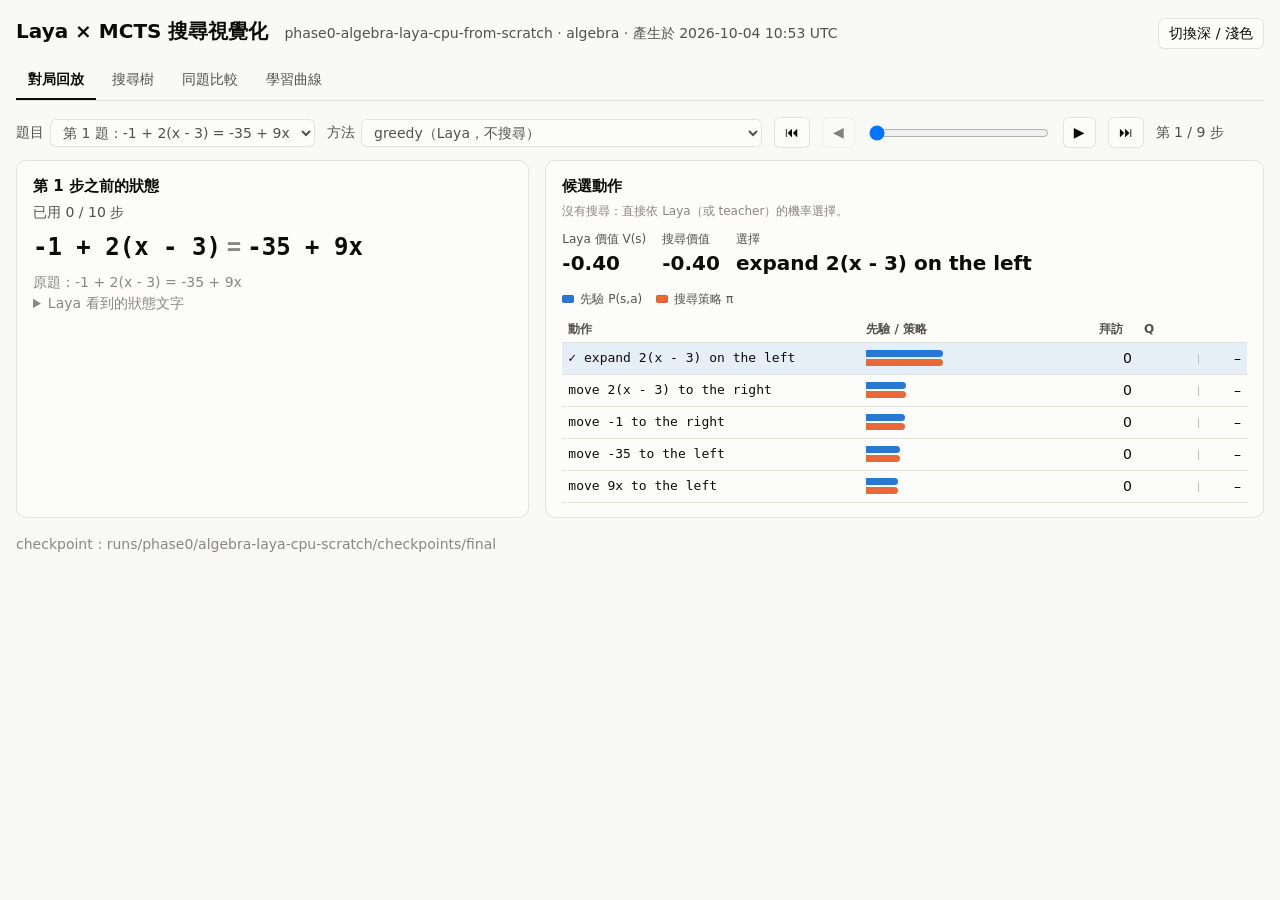
<file: docs/viz/phase0-algebra-laya-cpu-scratch.html>
<!doctype html>
<html lang="zh-Hant">
<head>
<meta charset="utf-8">
<meta name="viewport" content="width=device-width, initial-scale=1">
<title>Laya × MCTS 搜尋視覺化</title>
<style>/* Tokens follow the dataviz reference palette; dark values are their own validated steps. */
:root {
  color-scheme: light;
  --page: #f9f9f7;
  --surface-1: #fcfcfb;
  --surface-2: #f3f2ee;
  --text-primary: #0b0b0b;
  --text-secondary: #52514e;
  --text-muted: #898781;
  --grid: #e1e0d9;
  --axis: #c3c2b7;
  --border: rgba(11, 11, 11, 0.10);
  --series-1: #2a78d6;
  --series-2: #eb6834;
  --series-3: #1baf7a;
  --series-4: #eda100;
  --series-5: #e87ba4;
  --series-6: #008300;
  --series-7: #4a3aa7;
  --series-8: #e34948;
  --div-pos: #2a78d6;
  --div-neg: #e34948;
  --div-mid: #f0efec;
  --good: #0ca30c;
  --good-text: #006300;
  --critical: #d03b3b;
  --accent-wash: rgba(42, 120, 214, 0.10);
}
@media (prefers-color-scheme: dark) {
  :root:where(:not([data-theme="light"])) {
    color-scheme: dark;
    --page: #0d0d0d;
    --surface-1: #1a1a19;
    --surface-2: #232321;
    --text-primary: #ffffff;
    --text-secondary: #c3c2b7;
    --text-muted: #898781;
    --grid: #2c2c2a;
    --axis: #383835;
    --border: rgba(255, 255, 255, 0.10);
    --series-1: #3987e5;
    --series-2: #d95926;
    --series-3: #199e70;
    --series-4: #c98500;
    --series-5: #d55181;
    --series-6: #008300;
    --series-7: #9085e9;
    --series-8: #e66767;
    --div-pos: #3987e5;
    --div-neg: #e66767;
    --div-mid: #383835;
    --good: #0ca30c;
    --good-text: #0ca30c;
    --critical: #d03b3b;
    --accent-wash: rgba(57, 135, 229, 0.16);
  }
}
:root[data-theme="dark"] {
  color-scheme: dark;
  --page: #0d0d0d;
  --surface-1: #1a1a19;
  --surface-2: #232321;
  --text-primary: #ffffff;
  --text-secondary: #c3c2b7;
  --text-muted: #898781;
  --grid: #2c2c2a;
  --axis: #383835;
  --border: rgba(255, 255, 255, 0.10);
  --series-1: #3987e5;
  --series-2: #d95926;
  --series-3: #199e70;
  --series-4: #c98500;
  --series-5: #d55181;
  --series-6: #008300;
  --series-7: #9085e9;
  --series-8: #e66767;
  --div-pos: #3987e5;
  --div-neg: #e66767;
  --div-mid: #383835;
  --good: #0ca30c;
  --good-text: #0ca30c;
  --critical: #d03b3b;
  --accent-wash: rgba(57, 135, 229, 0.16);
}

* { box-sizing: border-box; }
html, body { margin: 0; background: var(--page); color: var(--text-primary); }
body { font: 14px/1.5 system-ui, -apple-system, "Segoe UI", "Noto Sans TC", sans-serif; }
button, select, input { font: inherit; color: inherit; }
.viz-root { max-width: 1280px; margin: 0 auto; padding: 16px; }

header.top { display: flex; flex-wrap: wrap; align-items: baseline; gap: 8px 16px; margin-bottom: 12px; }
header.top h1 { font-size: 20px; font-weight: 600; margin: 0; }
header.top .sub { color: var(--text-secondary); }
header.top .spacer { flex: 1; }

.tabs { display: flex; gap: 4px; border-bottom: 1px solid var(--grid); margin-bottom: 16px; overflow-x: auto; }
.tabs button { background: none; border: 0; padding: 8px 12px; color: var(--text-secondary); cursor: pointer;
  border-bottom: 2px solid transparent; white-space: nowrap; }
.tabs button[aria-selected="true"] { color: var(--text-primary); border-bottom-color: var(--text-primary); font-weight: 600; }

.controls { display: flex; flex-wrap: wrap; gap: 8px 12px; align-items: center; margin-bottom: 12px; }
.controls label { color: var(--text-secondary); display: inline-flex; gap: 6px; align-items: center; }
select, input[type="number"] { background: var(--surface-1); border: 1px solid var(--border); border-radius: 6px; padding: 4px 8px; }
input[type="range"] { width: 180px; }
.btn { background: var(--surface-1); border: 1px solid var(--border); border-radius: 6px; padding: 4px 10px; cursor: pointer; }
.btn:hover { background: var(--surface-2); }
.btn.primary { border-color: var(--text-secondary); font-weight: 600; }
.btn:disabled { opacity: 0.5; cursor: default; }

.grid2 { display: grid; grid-template-columns: minmax(280px, 5fr) minmax(320px, 7fr); gap: 16px; }
@media (max-width: 860px) { .grid2 { grid-template-columns: 1fr; } }
.card { background: var(--surface-1); border: 1px solid var(--border); border-radius: 10px; padding: 14px 16px; }
.card h2 { font-size: 15px; font-weight: 600; margin: 0 0 4px; }
.card .hint { color: var(--text-muted); font-size: 12px; margin: 0 0 10px; }
.muted { color: var(--text-muted); }
.secondary { color: var(--text-secondary); }
.tnum { font-variant-numeric: tabular-nums; }

/* environment panels */
.cd-target { font-size: 13px; color: var(--text-secondary); }
.cd-target b { display: block; font-size: 40px; line-height: 1.1; color: var(--text-primary); font-weight: 600; }
.cd-tiles { display: flex; flex-wrap: wrap; gap: 8px; margin: 12px 0; }
.cd-tile { min-width: 52px; padding: 10px 12px; text-align: center; border-radius: 8px; background: var(--surface-2);
  border: 1px solid var(--border); font-size: 20px; font-weight: 600; }
.cd-tile.hit { outline: 2px solid var(--good); outline-offset: 1px; }
.history { margin: 8px 0 0; padding-left: 18px; color: var(--text-secondary); }
.eq { font: 600 24px/1.4 ui-monospace, "SFMono-Regular", Menlo, Consolas, monospace; overflow-wrap: anywhere; margin: 8px 0; }
.eq .rel { color: var(--text-muted); padding: 0 6px; }
.statetext { white-space: pre-wrap; background: var(--surface-2); border-radius: 8px; padding: 10px 12px; margin: 8px 0 0;
  font: 13px/1.5 ui-monospace, Menlo, Consolas, monospace; max-height: 340px; overflow: auto; }
.badge { white-space: nowrap; display: inline-flex; align-items: center; gap: 6px; padding: 2px 8px; border-radius: 999px; font-size: 12px;
  border: 1px solid var(--border); background: var(--surface-2); }
.badge .dot { width: 8px; height: 8px; border-radius: 50%; }
.ok .dot { background: var(--good); }
.fail .dot { background: var(--critical); }

/* candidate table */
table.cands, table.data { width: 100%; border-collapse: collapse; }
table.cands th, table.data th { text-align: left; font-weight: 600; color: var(--text-secondary); font-size: 12px;
  border-bottom: 1px solid var(--grid); padding: 4px 6px; }
table.cands td, table.data td { border-bottom: 1px solid var(--grid); padding: 5px 6px; vertical-align: middle; }
table.cands tr.chosen td { background: var(--accent-wash); }
table.cands tr.live:hover td { background: var(--surface-2); cursor: pointer; }
td.act { font-family: ui-monospace, Menlo, Consolas, monospace; font-size: 13px; overflow-wrap: anywhere; }
td.num, th.num { text-align: right; font-variant-numeric: tabular-nums; white-space: nowrap; }
.bars { display: grid; gap: 2px; min-width: 120px; }
.bar { height: 7px; border-radius: 0 4px 4px 0; min-width: 0; }
.bar-track { width: 100%; }
.qbar { position: relative; width: 64px; height: 10px; }
.qbar .mid { position: absolute; left: 50%; top: 0; bottom: 0; width: 1px; background: var(--axis); }
.qbar .fill { position: absolute; top: 2px; height: 6px; }
.legend { display: flex; flex-wrap: wrap; gap: 4px 14px; color: var(--text-secondary); font-size: 12px; margin: 0 0 8px; }
.legend .key { display: inline-flex; align-items: center; gap: 6px; }
.legend .sw { width: 12px; height: 8px; border-radius: 2px; box-shadow: inset 0 0 0 1px var(--border); }
.legend .ln { width: 14px; height: 2px; border-radius: 1px; }
.stats { display: flex; flex-wrap: wrap; gap: 16px; margin: 4px 0 12px; }
.stat .label { color: var(--text-secondary); font-size: 12px; }
.stat .value { font-size: 20px; font-weight: 600; }

/* tree */
.tree-wrap { overflow: auto; max-height: 640px; border: 1px solid var(--grid); border-radius: 8px; background: var(--surface-1); }
.tree-wrap svg text { fill: var(--text-secondary); font-size: 11px; }
.tree-wrap .node { cursor: pointer; }
.tree-wrap .node:focus { outline: none; }
.tree-wrap .node:focus circle.hit, .tree-wrap .node:hover circle.hit { stroke: var(--text-primary); stroke-width: 1.5; }
.details dt { color: var(--text-secondary); font-size: 12px; }
.details dd { margin: 0 0 8px; }

/* charts */
.chart svg { display: block; width: 100%; height: auto; }
.chart .gridline { stroke: var(--grid); stroke-width: 1; }
.chart .axis { stroke: var(--axis); stroke-width: 1; }
.chart text { fill: var(--text-muted); font-size: 11px; }
.chart text.dlabel { fill: var(--text-secondary); font-size: 12px; }
.charts { display: grid; grid-template-columns: repeat(auto-fit, minmax(480px, 1fr)); gap: 16px; }
@media (max-width: 560px) { .charts { grid-template-columns: 1fr; } }
.tooltip { position: fixed; z-index: 10; pointer-events: none; background: var(--surface-1); color: var(--text-primary);
  border: 1px solid var(--border); border-radius: 8px; padding: 8px 10px; box-shadow: 0 4px 16px rgba(0,0,0,.12);
  font-size: 12px; max-width: 320px; }
.tooltip .row { display: flex; align-items: center; gap: 8px; }
.tooltip .row b { font-variant-numeric: tabular-nums; }
.tooltip .key { width: 12px; height: 2px; border-radius: 1px; }
.empty { color: var(--text-muted); padding: 24px; text-align: center; }
.stack { display: grid; gap: 16px; }
.path { font-family: ui-monospace, Menlo, Consolas, monospace; font-size: 12px; color: var(--text-secondary); }
.toggle { margin-left: auto; }
.error { color: var(--critical); }
</style>
</head>
<body>
<div id="app" class="viz-root"></div>
<div id="tooltip" class="tooltip" role="status" hidden></div>
<script>
window.VIZ_MODE = "static";
window.VIZ_DATA = {"meta": {"name": "phase0-algebra-laya-cpu-from-scratch", "env": "algebra", "env_params": {"templates": ["bracket", "fraction", "two_brackets", "two_fractions"], "max_steps": 10, "gamma": 0.9, "success_floor": 0.5}, "checkpoint": "runs/phase0/algebra-laya-cpu-scratch/checkpoints/final", "methods": [{"label": "greedy", "searcher": "greedy", "evaluator": "model", "simulations": 0, "uses_model": true}, {"label": "puct16", "searcher": "puct", "evaluator": "model", "simulations": 16, "uses_model": true}, {"label": "uniform-puct16", "searcher": "puct", "evaluator": "uniform", "simulations": 16, "uses_model": false}, {"label": "uniform-gumbel16", "searcher": "gumbel", "evaluator": "uniform", "simulations": 16, "uses_model": false}, {"label": "rollout-puct16", "searcher": "puct", "evaluator": "rollout", "simulations": 16, "uses_model": false}, {"label": "teacher", "searcher": "teacher", "evaluator": "none", "simulations": 0, "uses_model": false}], "shown_methods": ["greedy", "puct16", "uniform-puct16", "uniform-gumbel16", "rollout-puct16", "teacher"]}, "generated": "2026-10-04 10:53 UTC", "problems": [{"id": "p0", "render": {"kind": "algebra", "lhs": "-1 + 2(x - 3)", "rhs": "-35 + 9x", "steps": 0, "max_steps": 10, "original": "-1 + 2(x - 3) = -35 + 9x", "solved": false}, "text": "Solve for x: -1 + 2(x - 3) = -35 + 9x. Steps left: 10."}, {"id": "p1", "render": {"kind": "algebra", "lhs": "-7x", "rhs": "(2x + 23)/3", "steps": 0, "max_steps": 10, "original": "-7x = (2x + 23)/3", "solved": false}, "text": "Solve for x: -7x = (2x + 23)/3. Steps left: 10."}, {"id": "p2", "render": {"kind": "algebra", "lhs": "-9x - 58", "rhs": "(x + 27)/4", "steps": 0, "max_steps": 10, "original": "-9x - 58 = (x + 27)/4", "solved": false}, "text": "Solve for x: -9x - 58 = (x + 27)/4. Steps left: 10."}, {"id": "p3", "render": {"kind": "algebra", "lhs": "(-6x - 48)/4", "rhs": "10 + 4x", "steps": 0, "max_steps": 10, "original": "(-6x - 48)/4 = 10 + 4x", "solved": false}, "text": "Solve for x: (-6x - 48)/4 = 10 + 4x. Steps left: 10."}], "traces": {"p0": {"greedy": {"steps": [{"render": {"kind": "algebra", "lhs": "-1 + 2(x - 3)", "rhs": "-35 + 9x", "steps": 0, "max_steps": 10, "original": "-1 + 2(x - 3) = -35 + 9x", "solved": false}, "text": "Solve for x: -1 + 2(x - 3) = -35 + 9x. Steps left: 10.", "actions": [{"text": "expand 2(x - 3) on the left", "prior": 0.3456, "policy": 0.3456, "visits": 0, "q": null}, {"text": "move -1 to the right", "prior": 0.1775, "policy": 0.1775, "visits": 0, "q": null}, {"text": "move 2(x - 3) to the right", "prior": 0.1808, "policy": 0.1808, "visits": 0, "q": null}, {"text": "move -35 to the left", "prior": 0.1516, "policy": 0.1516, "visits": 0, "q": null}, {"text": "move 9x to the left", "prior": 0.1445, "policy": 0.1445, "visits": 0, "q": null}], "selected": 0, "chosen": 0, "nn_value": -0.4049, "root_value": -0.4049, "simulations": 0}, {"render": {"kind": "algebra", "lhs": "-1 + 2x - 6", "rhs": "-35 + 9x", "steps": 1, "max_steps": 10, "original": "-1 + 2(x - 3) = -35 + 9x", "solved": false}, "text": "Solve for x: -1 + 2x - 6 = -35 + 9x. Steps left: 9.", "actions": [{"text": "combine like terms on the left", "prior": 0.3925, "policy": 0.3925, "visits": 0, "q": null}, {"text": "move -1 to the right", "prior": 0.1354, "policy": 0.1354, "visits": 0, "q": null}, {"text": "move 2x to the right", "prior": 0.1353, "policy": 0.1353, "visits": 0, "q": null}, {"text": "move -6 to the right", "prior": 0.1018, "policy": 0.1018, "visits": 0, "q": null}, {"text": "move -35 to the left", "prior": 0.116, "policy": 0.116, "visits": 0, "q": null}, {"text": "move 9x to the left", "prior": 0.1189, "policy": 0.1189, "visits": 0, "q": null}], "selected": 0, "chosen": 0, "nn_value": 0.0384, "root_value": 0.0384, "simulations": 0}, {"render": {"kind": "algebra", "lhs": "-7 + 2x", "rhs": "-35 + 9x", "steps": 2, "max_steps": 10, "original": "-1 + 2(x - 3) = -35 + 9x", "solved": false}, "text": "Solve for x: -7 + 2x = -35 + 9x. Steps left: 8.", "actions": [{"text": "move -7 to the right", "prior": 0.2213, "policy": 0.2213, "visits": 0, "q": null}, {"text": "move 2x to the right", "prior": 0.2174, "policy": 0.2174, "visits": 0, "q": null}, {"text": "move -35 to the left", "prior": 0.3385, "policy": 0.3385, "visits": 0, "q": null}, {"text": "move 9x to the left", "prior": 0.2228, "policy": 0.2228, "visits": 0, "q": null}], "selected": 2, "chosen": 2, "nn_value": -0.006, "root_value": -0.006, "simulations": 0}, {"render": {"kind": "algebra", "lhs": "-7 + 2x + 35", "rhs": "9x", "steps": 3, "max_steps": 10, "original": "-1 + 2(x - 3) = -35 + 9x", "solved": false}, "text": "Solve for x: -7 + 2x + 35 = 9x. Steps left: 7.", "actions": [{"text": "combine like terms on the left", "prior": 0.4835, "policy": 0.4835, "visits": 0, "q": null}, {"text": "move -7 to the right", "prior": 0.1398, "policy": 0.1398, "visits": 0, "q": null}, {"text": "move 2x to the right", "prior": 0.1403, "policy": 0.1403, "visits": 0, "q": null}, {"text": "move 35 to the right", "prior": 0.1096, "policy": 0.1096, "visits": 0, "q": null}, {"text": "move 9x to the left", "prior": 0.1268, "policy": 0.1268, "visits": 0, "q": null}], "selected": 0, "chosen": 0, "nn_value": -0.0037, "root_value": -0.0037, "simulations": 0}, {"render": {"kind": "algebra", "lhs": "28 + 2x", "rhs": "9x", "steps": 4, "max_steps": 10, "original": "-1 + 2(x - 3) = -35 + 9x", "solved": false}, "text": "Solve for x: 28 + 2x = 9x. Steps left: 6.", "actions": [{"text": "move 28 to the right", "prior": 0.2826, "policy": 0.2826, "visits": 0, "q": null}, {"text": "move 2x to the right", "prior": 0.2825, "policy": 0.2825, "visits": 0, "q": null}, {"text": "move 9x to the left", "prior": 0.4349, "policy": 0.4349, "visits": 0, "q": null}], "selected": 2, "chosen": 2, "nn_value": 0.0369, "root_value": 0.0369, "simulations": 0}, {"render": {"kind": "algebra", "lhs": "28 + 2x - 9x", "rhs": "0", "steps": 5, "max_steps": 10, "original": "-1 + 2(x - 3) = -35 + 9x", "solved": false}, "text": "Solve for x: 28 + 2x - 9x = 0. Steps left: 5.", "actions": [{"text": "combine like terms on the left", "prior": 0.6365, "policy": 0.6365, "visits": 0, "q": null}, {"text": "move 28 to the right", "prior": 0.1436, "policy": 0.1436, "visits": 0, "q": null}, {"text": "move 2x to the right", "prior": 0.1151, "policy": 0.1151, "visits": 0, "q": null}, {"text": "move -9x to the right", "prior": 0.1048, "policy": 0.1048, "visits": 0, "q": null}], "selected": 0, "chosen": 0, "nn_value": -0.089, "root_value": -0.089, "simulations": 0}, {"render": {"kind": "algebra", "lhs": "28 - 7x", "rhs": "0", "steps": 6, "max_steps": 10, "original": "-1 + 2(x - 3) = -35 + 9x", "solved": false}, "text": "Solve for x: 28 - 7x = 0. Steps left: 4.", "actions": [{"text": "move 28 to the right", "prior": 0.457, "policy": 0.457, "visits": 0, "q": null}, {"text": "move -7x to the right", "prior": 0.543, "policy": 0.543, "visits": 0, "q": null}], "selected": 1, "chosen": 1, "nn_value": 0.0325, "root_value": 0.0325, "simulations": 0}, {"render": {"kind": "algebra", "lhs": "28", "rhs": "7x", "steps": 7, "max_steps": 10, "original": "-1 + 2(x - 3) = -35 + 9x", "solved": false}, "text": "Solve for x: 28 = 7x. Steps left: 3.", "actions": [{"text": "move 28 to the right", "prior": 0.0622, "policy": 0.0622, "visits": 0, "q": null}, {"text": "move 7x to the left", "prior": 0.0851, "policy": 0.0851, "visits": 0, "q": null}, {"text": "swap the two sides", "prior": 0.8527, "policy": 0.8527, "visits": 0, "q": null}], "selected": 2, "chosen": 2, "nn_value": 0.0519, "root_value": 0.0519, "simulations": 0}, {"render": {"kind": "algebra", "lhs": "7x", "rhs": "28", "steps": 8, "max_steps": 10, "original": "-1 + 2(x - 3) = -35 + 9x", "solved": false}, "text": "Solve for x: 7x = 28. Steps left: 2.", "actions": [{"text": "move 7x to the right", "prior": 0.0494, "policy": 0.0494, "visits": 0, "q": null}, {"text": "move 28 to the left", "prior": 0.0671, "policy": 0.0671, "visits": 0, "q": null}, {"text": "divide both sides by 7", "prior": 0.8835, "policy": 0.8835, "visits": 0, "q": null}], "selected": 2, "chosen": 2, "nn_value": 0.0295, "root_value": 0.0295, "simulations": 0}], "final": {"render": {"kind": "algebra", "lhs": "x", "rhs": "4", "steps": 9, "max_steps": 10, "original": "-1 + 2(x - 3) = -35 + 9x", "solved": true}, "text": "Solve for x: x = 4. Steps left: 1."}, "outcome": {"success": true, "reward": 0.6937, "moves": 9}}, "puct16": {"steps": [{"render": {"kind": "algebra", "lhs": "-1 + 2(x - 3)", "rhs": "-35 + 9x", "steps": 0, "max_steps": 10, "original": "-1 + 2(x - 3) = -35 + 9x", "solved": false}, "text": "Solve for x: -1 + 2(x - 3) = -35 + 9x. Steps left: 10.", "actions": [{"text": "expand 2(x - 3) on the left", "prior": 0.3456, "policy": 0.375, "visits": 6, "q": -0.0307}, {"text": "move -1 to the right", "prior": 0.1775, "policy": 0.0625, "visits": 1, "q": -0.4785}, {"text": "move 2(x - 3) to the right", "prior": 0.1808, "policy": 0.25, "visits": 4, "q": 0.0199}, {"text": "move -35 to the left", "prior": 0.1516, "policy": 0.125, "visits": 2, "q": -0.3248}, {"text": "move 9x to the left", "prior": 0.1445, "policy": 0.1875, "visits": 3, "q": -0.1393}], "selected": 0, "chosen": 0, "nn_value": -0.4049, "root_value": -0.1209, "simulations": 16, "tree": {"a": null, "p": 1.0, "n": 17, "q": -0.1209, "children": [{"a": "expand 2(x - 3) on the left", "p": 0.3456, "n": 6, "q": -0.0307, "children": [{"a": "combine like terms on the left", "p": 0.3925, "n": 3, "q": 0.0091, "children": [{"a": "move -35 to the left", "p": 0.3385, "n": 2, "q": 0.0166, "children": [{"a": "combine like terms on the left", "p": 0.4835, "n": 1, "q": 0.0369, "children": [], "v": 0.0369, "hidden": 0}], "v": -0.0037, "s": "Solve for x: -7 + 2x + 35 = 9x. Steps left: 7.", "hidden": 0}], "v": -0.006, "s": "Solve for x: -7 + 2x = -35 + 9x. Steps left: 8.", "hidden": 0}, {"a": "move -1 to the right", "p": 0.1354, "n": 2, "q": -0.125, "children": [{"a": "combine like terms on the right", "p": 0.426, "n": 1, "q": -0.2372, "children": [], "v": -0.2372, "hidden": 0}], "v": -0.0128, "s": "Solve for x: 2x - 6 = -35 + 9x + 1. Steps left: 8.", "hidden": 0}], "v": 0.0384, "s": "Solve for x: -1 + 2x - 6 = -35 + 9x. Steps left: 9.", "hidden": 0}, {"a": "move 2(x - 3) to the right", "p": 0.1808, "n": 4, "q": 0.0199, "children": [{"a": "expand -2(x - 3) on the right", "p": 0.2928, "n": 3, "q": 0.0203, "children": [{"a": "combine like terms on the right", "p": 0.3449, "n": 2, "q": 0.0261, "children": [{"a": "swap the two sides", "p": 0.3517, "n": 1, "q": -0.0034, "children": [], "v": -0.0034, "hidden": 0}], "v": 0.0557, "s": "Solve for x: -1 = -29 + 7x. Steps left: 7.", "hidden": 0}], "v": 0.0085, "s": "Solve for x: -1 = -35 + 9x - 2x + 6. Steps left: 8.", "hidden": 0}], "v": 0.0189, "s": "Solve for x: -1 = -35 + 9x - 2(x - 3). Steps left: 9.", "hidden": 0}, {"a": "move 9x to the left", "p": 0.1445, "n": 3, "q": -0.1393, "children": [{"a": "expand 2(x - 3) on the left", "p": 0.3318, "n": 2, "q": -0.0135, "children": [{"a": "combine like terms on the left", "p": 0.395, "n": 1, "q": 0.0465, "children": [], "v": 0.0465, "hidden": 0}], "v": -0.0736, "s": "Solve for x: -1 + 2x - 6 - 9x = -35. Steps left: 8.", "hidden": 0}], "v": -0.391, "s": "Solve for x: -1 + 2(x - 3) - 9x = -35. Steps left: 9.", "hidden": 0}, {"a": "move -35 to the left", "p": 0.1516, "n": 2, "q": -0.3248, "children": [{"a": "combine like terms on the left", "p": 0.3309, "n": 1, "q": -0.5233, "children": [], "v": -0.5233, "hidden": 0}], "v": -0.1263, "s": "Solve for x: -1 + 2(x - 3) + 35 = 9x. Steps left: 9.", "hidden": 0}, {"a": "move -1 to the right", "p": 0.1775, "n": 1, "q": -0.4785, "children": [], "v": -0.4785, "hidden": 0}], "v": -0.4049, "s": "Solve for x: -1 + 2(x - 3) = -35 + 9x. Steps left: 10.", "hidden": 0, "size": 17}}, {"render": {"kind": "algebra", "lhs": "-1 + 2x - 6", "rhs": "-35 + 9x", "steps": 1, "max_steps": 10, "original": "-1 + 2(x - 3) = -35 + 9x", "solved": false}, "text": "Solve for x: -1 + 2x - 6 = -35 + 9x. Steps left: 9.", "actions": [{"text": "combine like terms on the left", "prior": 0.3925, "policy": 0.25, "visits": 4, "q": -0.0155}, {"text": "move -1 to the right", "prior": 0.1354, "policy": 0.125, "visits": 2, "q": -0.125}, {"text": "move 2x to the right", "prior": 0.1353, "policy": 0.1875, "visits": 3, "q": -0.0857}, {"text": "move -6 to the right", "prior": 0.1018, "policy": 0.125, "visits": 2, "q": -0.0893}, {"text": "move -35 to the left", "prior": 0.116, "policy": 0.1875, "visits": 3, "q": 0.0137}, {"text": "move 9x to the left", "prior": 0.1189, "policy": 0.125, "visits": 2, "q": -0.0135}], "selected": 0, "chosen": 0, "nn_value": 0.0384, "root_value": -0.0409, "simulations": 16, "tree": {"a": null, "p": 1.0, "n": 17, "q": -0.0409, "children": [{"a": "combine like terms on the left", "p": 0.3925, "n": 4, "q": -0.0155, "children": [{"a": "move -35 to the left", "p": 0.3385, "n": 3, "q": -0.0186, "children": [{"a": "combine like terms on the left", "p": 0.4835, "n": 2, "q": -0.026, "children": [{"a": "move 9x to the left", "p": 0.4349, "n": 1, "q": -0.089, "children": [], "v": -0.089, "hidden": 0}], "v": 0.0369, "s": "Solve for x: 28 + 2x = 9x. Steps left: 6.", "hidden": 0}], "v": -0.0037, "s": "Solve for x: -7 + 2x + 35 = 9x. Steps left: 7.", "hidden": 0}], "v": -0.006, "s": "Solve for x: -7 + 2x = -35 + 9x. Steps left: 8.", "hidden": 0}, {"a": "move 2x to the right", "p": 0.1353, "n": 3, "q": -0.0857, "children": [{"a": "combine like terms on the right", "p": 0.2522, "n": 2, "q": -0.1038, "children": [{"a": "combine like terms on the left", "p": 0.4166, "n": 1, "q": -0.2234, "children": [], "v": -0.2234, "hidden": 0}], "v": 0.0157, "s": "Solve for x: -1 - 6 = -35 + 7x. Steps left: 7.", "hidden": 0}], "v": -0.0494, "s": "Solve for x: -1 - 6 = -35 + 9x - 2x. Steps left: 8.", "hidden": 0}, {"a": "move -35 to the left", "p": 0.116, "n": 3, "q": 0.0137, "children": [{"a": "combine like terms on the left", "p": 0.4166, "n": 2, "q": 0.0238, "children": [{"a": "move 9x to the left", "p": 0.4347, "n": 1, "q": 0.0096, "children": [], "v": 0.0096, "hidden": 0}], "v": 0.038, "s": "Solve for x: 28 + 2x = 9x. Steps left: 7.", "hidden": 0}], "v": -0.0065, "s": "Solve for x: -1 + 2x - 6 + 35 = 9x. Steps left: 8.", "hidden": 0}, {"a": "move -1 to the right", "p": 0.1354, "n": 2, "q": -0.125, "children": [{"a": "combine like terms on the right", "p": 0.426, "n": 1, "q": -0.2372, "children": [], "v": -0.2372, "hidden": 0}], "v": -0.0128, "s": "Solve for x: 2x - 6 = -35 + 9x + 1. Steps left: 8.", "hidden": 0}, {"a": "move -6 to the right", "p": 0.1018, "n": 2, "q": -0.0893, "children": [{"a": "combine like terms on the right", "p": 0.413, "n": 1, "q": -0.1867, "children": [], "v": -0.1867, "hidden": 0}], "v": 0.0081, "s": "Solve for x: -1 + 2x = -35 + 9x + 6. Steps left: 8.", "hidden": 0}, {"a": "move 9x to the left", "p": 0.1189, "n": 2, "q": -0.0135, "children": [{"a": "combine like terms on the left", "p": 0.395, "n": 1, "q": 0.0465, "children": [], "v": 0.0465, "hidden": 0}], "v": -0.0736, "s": "Solve for x: -1 + 2x - 6 - 9x = -35. Steps left: 8.", "hidden": 0}], "v": 0.0384, "s": "Solve for x: -1 + 2x - 6 = -35 + 9x. Steps left: 9.", "hidden": 0, "size": 17}}, {"render": {"kind": "algebra", "lhs": "-7 + 2x", "rhs": "-35 + 9x", "steps": 2, "max_steps": 10, "original": "-1 + 2(x - 3) = -35 + 9x", "solved": false}, "text": "Solve for x: -7 + 2x = -35 + 9x. Steps left: 8.", "actions": [{"text": "move -7 to the right", "prior": 0.2213, "policy": 0.25, "visits": 4, "q": -0.0593}, {"text": "move 2x to the right", "prior": 0.2174, "policy": 0.25, "visits": 4, "q": -0.1226}, {"text": "move -35 to the left", "prior": 0.3385, "policy": 0.25, "visits": 4, "q": -0.0058}, {"text": "move 9x to the left", "prior": 0.2228, "policy": 0.25, "visits": 4, "q": -0.0517}], "selected": 2, "chosen": 2, "nn_value": -0.006, "root_value": -0.0567, "simulations": 16, "tree": {"a": null, "p": 1.0, "n": 17, "q": -0.0567, "children": [{"a": "move -7 to the right", "p": 0.2213, "n": 4, "q": -0.0593, "children": [{"a": "combine like terms on the right", "p": 0.4959, "n": 3, "q": -0.0645, "children": [{"a": "move 9x to the left", "p": 0.4275, "n": 2, "q": -0.0121, "children": [{"a": "combine like terms on the left", "p": 0.6712, "n": 1, "q": 0.0375, "children": [], "v": 0.0375, "hidden": 0}], "v": -0.0616, "s": "Solve for x: 2x - 9x = -28. Steps left: 5.", "hidden": 0}], "v": -0.1694, "s": "Solve for x: 2x = -28 + 9x. Steps left: 6.", "hidden": 0}], "v": -0.0435, "s": "Solve for x: 2x = -35 + 9x + 7. Steps left: 7.", "hidden": 0}, {"a": "move 2x to the right", "p": 0.2174, "n": 4, "q": -0.1226, "children": [{"a": "combine like terms on the right", "p": 0.4249, "n": 3, "q": -0.0647, "children": [{"a": "swap the two sides", "p": 0.3433, "n": 2, "q": 0.0146, "children": [{"a": "move -7 to the left", "p": 0.4907, "n": 1, "q": -0.0112, "children": [], "v": -0.0112, "hidden": 0}], "v": 0.0403, "s": "Solve for x: -35 + 7x = -7. Steps left: 5.", "hidden": 0}], "v": -0.2234, "s": "Solve for x: -7 = -35 + 7x. Steps left: 6.", "hidden": 0}], "v": -0.296, "s": "Solve for x: -7 = -35 + 9x - 2x. Steps left: 7.", "hidden": 0}, {"a": "move -35 to the left", "p": 0.3385, "n": 4, "q": -0.0058, "children": [{"a": "combine like terms on the left", "p": 0.4835, "n": 3, "q": -0.0065, "children": [{"a": "move 9x to the left", "p": 0.4349, "n": 2, "q": -0.0282, "children": [{"a": "combine like terms on the left", "p": 0.6365, "n": 1, "q": 0.0325, "children": [], "v": 0.0325, "hidden": 0}], "v": -0.089, "s": "Solve for x: 28 + 2x - 9x = 0. Steps left: 5.", "hidden": 0}], "v": 0.0369, "s": "Solve for x: 28 + 2x = 9x. Steps left: 6.", "hidden": 0}], "v": -0.0037, "s": "Solve for x: -7 + 2x + 35 = 9x. Steps left: 7.", "hidden": 0}, {"a": "move 9x to the left", "p": 0.2228, "n": 4, "q": -0.0517, "children": [{"a": "combine like terms on the left", "p": 0.4774, "n": 3, "q": -0.0237, "children": [{"a": "move -35 to the left", "p": 0.5657, "n": 2, "q": -0.0411, "children": [{"a": "combine like terms on the left", "p": 0.5906, "n": 1, "q": 0.0325, "children": [], "v": 0.0325, "hidden": 0}], "v": -0.1148, "s": "Solve for x: -7 - 7x + 35 = 0. Steps left: 5.", "hidden": 0}], "v": 0.0113, "s": "Solve for x: -7 - 7x = -35. Steps left: 6.", "hidden": 0}], "v": -0.1358, "s": "Solve for x: -7 + 2x - 9x = -35. Steps left: 7.", "hidden": 0}], "v": -0.006, "s": "Solve for x: -7 + 2x = -35 + 9x. Steps left: 8.", "hidden": 0, "size": 17}}, {"render": {"kind": "algebra", "lhs": "-7 + 2x + 35", "rhs": "9x", "steps": 3, "max_steps": 10, "original": "-1 + 2(x - 3) = -35 + 9x", "solved": false}, "text": "Solve for x: -7 + 2x + 35 = 9x. Steps left: 7.", "actions": [{"text": "combine like terms on the left", "prior": 0.4835, "policy": 0.375, "visits": 6, "q": -0.0381}, {"text": "move -7 to the right", "prior": 0.1398, "policy": 0.125, "visits": 2, "q": -0.0593}, {"text": "move 2x to the right", "prior": 0.1403, "policy": 0.1875, "visits": 3, "q": -0.0236}, {"text": "move 35 to the right", "prior": 0.1096, "policy": 0.125, "visits": 2, "q": -0.2632}, {"text": "move 9x to the left", "prior": 0.1268, "policy": 0.1875, "visits": 3, "q": 0.0038}], "selected": 0, "chosen": 0, "nn_value": -0.0037, "root_value": -0.0551, "simulations": 16, "tree": {"a": null, "p": 1.0, "n": 17, "q": -0.0551, "children": [{"a": "combine like terms on the left", "p": 0.4835, "n": 6, "q": -0.0381, "children": [{"a": "move 28 to the right", "p": 0.2826, "n": 2, "q": -0.0701, "children": [{"a": "move -28 to the left", "p": 0.4945, "n": 1, "q": -0.1626, "children": [], "v": -0.1626, "hidden": 0}], "v": 0.0225, "s": "Solve for x: 2x = 9x - 28. Steps left: 5.", "hidden": 0}, {"a": "move 9x to the left", "p": 0.4349, "n": 2, "q": -0.0282, "children": [{"a": "combine like terms on the left", "p": 0.6365, "n": 1, "q": 0.0325, "children": [], "v": 0.0325, "hidden": 0}], "v": -0.089, "s": "Solve for x: 28 + 2x - 9x = 0. Steps left: 5.", "hidden": 0}, {"a": "move 2x to the right", "p": 0.2825, "n": 1, "q": -0.0688, "children": [], "v": -0.0688, "hidden": 0}], "v": 0.0369, "s": "Solve for x: 28 + 2x = 9x. Steps left: 6.", "hidden": 0}, {"a": "move 2x to the right", "p": 0.1403, "n": 3, "q": -0.0236, "children": [{"a": "combine like terms on the left", "p": 0.2838, "n": 2, "q": -0.012, "children": [{"a": "combine like terms on the right", "p": 0.533, "n": 1, "q": 0.0448, "children": [], "v": 0.0448, "hidden": 0}], "v": -0.0688, "s": "Solve for x: 28 = 9x - 2x. Steps left: 5.", "hidden": 0}], "v": -0.0467, "s": "Solve for x: -7 + 35 = 9x - 2x. Steps left: 6.", "hidden": 0}, {"a": "move 9x to the left", "p": 0.1268, "n": 3, "q": 0.0038, "children": [{"a": "combine like terms on the left", "p": 0.4898, "n": 2, "q": 0.0414, "children": [{"a": "move -7x to the right", "p": 0.5363, "n": 1, "q": 0.0448, "children": [], "v": 0.0448, "hidden": 0}], "v": 0.038, "s": "Solve for x: 28 - 7x = 0. Steps left: 5.", "hidden": 0}], "v": -0.0713, "s": "Solve for x: -7 + 2x + 35 - 9x = 0. Steps left: 6.", "hidden": 0}, {"a": "move -7 to the right", "p": 0.1398, "n": 2, "q": -0.0593, "children": [{"a": "move 9x to the left", "p": 0.3432, "n": 1, "q": -0.0901, "children": [], "v": -0.0901, "hidden": 0}], "v": -0.0285, "s": "Solve for x: 2x + 35 = 9x + 7. Steps left: 6.", "hidden": 0}, {"a": "move 35 to the right", "p": 0.1096, "n": 2, "q": -0.2632, "children": [{"a": "move 9x to the left", "p": 0.3691, "n": 1, "q": -0.5193, "children": [], "v": -0.5193, "hidden": 0}], "v": -0.0071, "s": "Solve for x: -7 + 2x = 9x - 35. Steps left: 6.", "hidden": 0}], "v": -0.0037, "s": "Solve for x: -7 + 2x + 35 = 9x. Steps left: 7.", "hidden": 0, "size": 17}}, {"render": {"kind": "algebra", "lhs": "28 + 2x", "rhs": "9x", "steps": 4, "max_steps": 10, "original": "-1 + 2(x - 3) = -35 + 9x", "solved": false}, "text": "Solve for x: 28 + 2x = 9x. Steps left: 6.", "actions": [{"text": "move 28 to the right", "prior": 0.2826, "policy": 0.1875, "visits": 3, "q": -0.1074}, {"text": "move 2x to the right", "prior": 0.2825, "policy": 0.4375, "visits": 7, "q": 0.1615}, {"text": "move 9x to the left", "prior": 0.4349, "policy": 0.375, "visits": 6, "q": -0.0154}], "selected": 1, "chosen": 1, "nn_value": 0.0369, "root_value": 0.0443, "simulations": 16, "tree": {"a": null, "p": 1.0, "n": 17, "q": 0.0443, "children": [{"a": "move 2x to the right", "p": 0.2825, "n": 7, "q": 0.1615, "children": [{"a": "combine like terms on the right", "p": 0.533, "n": 5, "q": 0.2756, "children": [{"a": "swap the two sides", "p": 0.8632, "n": 4, "q": 0.3333, "children": [{"a": "divide both sides by 7", "p": 0.8874, "n": 3, "q": 0.4305, "children": [], "t": true, "tv": 0.4305, "ok": true, "s": "Solve for x: x = 4. Steps left: 2.", "hidden": 0}], "v": 0.0416, "s": "Solve for x: 7x = 28. Steps left: 3.", "hidden": 0}], "v": 0.0448, "s": "Solve for x: 28 = 7x. Steps left: 4.", "hidden": 0}, {"a": "swap the two sides", "p": 0.1798, "n": 1, "q": -0.1786, "children": [], "v": -0.1786, "hidden": 0}], "v": -0.0688, "s": "Solve for x: 28 = 9x - 2x. Steps left: 5.", "hidden": 0}, {"a": "move 9x to the left", "p": 0.4349, "n": 6, "q": -0.0154, "children": [{"a": "combine like terms on the left", "p": 0.6365, "n": 4, "q": 0.0394, "children": [{"a": "move -7x to the right", "p": 0.543, "n": 2, "q": 0.0407, "children": [{"a": "swap the two sides", "p": 0.8527, "n": 1, "q": 0.0295, "children": [], "v": 0.0295, "hidden": 0}], "v": 0.0519, "s": "Solve for x: 28 = 7x. Steps left: 3.", "hidden": 0}, {"a": "move 28 to the right", "p": 0.457, "n": 1, "q": 0.0434, "children": [], "v": 0.0434, "hidden": 0}], "v": 0.0325, "s": "Solve for x: 28 - 7x = 0. Steps left: 4.", "hidden": 0}, {"a": "move 28 to the right", "p": 0.1436, "n": 1, "q": -0.1606, "children": [], "v": -0.1606, "hidden": 0}], "v": -0.089, "s": "Solve for x: 28 + 2x - 9x = 0. Steps left: 5.", "hidden": 0}, {"a": "move 28 to the right", "p": 0.2826, "n": 3, "q": -0.1074, "children": [{"a": "move -28 to the left", "p": 0.4945, "n": 2, "q": -0.1724, "children": [{"a": "move 9x to the left", "p": 0.4138, "n": 1, "q": -0.1822, "children": [], "v": -0.1822, "hidden": 0}], "v": -0.1626, "s": "Solve for x: 2x + 28 = 9x. Steps left: 4.", "hidden": 0}], "v": 0.0225, "s": "Solve for x: 2x = 9x - 28. Steps left: 5.", "hidden": 0}], "v": 0.0369, "s": "Solve for x: 28 + 2x = 9x. Steps left: 6.", "hidden": 0, "size": 15}}, {"render": {"kind": "algebra", "lhs": "28", "rhs": "9x - 2x", "steps": 5, "max_steps": 10, "original": "-1 + 2(x - 3) = -35 + 9x", "solved": false}, "text": "Solve for x: 28 = 9x - 2x. Steps left: 5.", "actions": [{"text": "combine like terms on the right", "prior": 0.533, "policy": 0.75, "visits": 12, "q": 0.3659}, {"text": "move 28 to the right", "prior": 0.0928, "policy": 0.0625, "visits": 1, "q": -0.1115}, {"text": "move 9x to the left", "prior": 0.1136, "policy": 0.0625, "visits": 1, "q": -0.3475}, {"text": "move -2x to the left", "prior": 0.0807, "policy": 0.0625, "visits": 1, "q": -0.0527}, {"text": "swap the two sides", "prior": 0.1798, "policy": 0.0625, "visits": 1, "q": -0.1786}], "selected": 0, "chosen": 0, "nn_value": -0.0688, "root_value": 0.2136, "simulations": 16, "tree": {"a": null, "p": 1.0, "n": 17, "q": 0.2136, "children": [{"a": "combine like terms on the right", "p": 0.533, "n": 12, "q": 0.3659, "children": [{"a": "swap the two sides", "p": 0.8632, "n": 11, "q": 0.3951, "children": [{"a": "divide both sides by 7", "p": 0.8874, "n": 10, "q": 0.4305, "children": [], "t": true, "tv": 0.4305, "ok": true, "s": "Solve for x: x = 4. Steps left: 2.", "hidden": 0}], "v": 0.0416, "s": "Solve for x: 7x = 28. Steps left: 3.", "hidden": 0}], "v": 0.0448, "s": "Solve for x: 28 = 7x. Steps left: 4.", "hidden": 0}, {"a": "move 28 to the right", "p": 0.0928, "n": 1, "q": -0.1115, "children": [], "v": -0.1115, "hidden": 0}, {"a": "move 9x to the left", "p": 0.1136, "n": 1, "q": -0.3475, "children": [], "v": -0.3475, "hidden": 0}, {"a": "move -2x to the left", "p": 0.0807, "n": 1, "q": -0.0527, "children": [], "v": -0.0527, "hidden": 0}, {"a": "swap the two sides", "p": 0.1798, "n": 1, "q": -0.1786, "children": [], "v": -0.1786, "hidden": 0}], "v": -0.0688, "s": "Solve for x: 28 = 9x - 2x. Steps left: 5.", "hidden": 0, "size": 8}}, {"render": {"kind": "algebra", "lhs": "28", "rhs": "7x", "steps": 6, "max_steps": 10, "original": "-1 + 2(x - 3) = -35 + 9x", "solved": false}, "text": "Solve for x: 28 = 7x. Steps left: 4.", "actions": [{"text": "move 28 to the right", "prior": 0.0591, "policy": 0.0625, "visits": 1, "q": 0.0401}, {"text": "move 7x to the left", "prior": 0.0777, "policy": 0.0625, "visits": 1, "q": 0.0385}, {"text": "swap the two sides", "prior": 0.8632, "policy": 0.875, "visits": 14, "q": 0.4027}], "selected": 2, "chosen": 2, "nn_value": 0.0448, "root_value": 0.3389, "simulations": 16, "tree": {"a": null, "p": 1.0, "n": 17, "q": 0.3389, "children": [{"a": "swap the two sides", "p": 0.8632, "n": 14, "q": 0.4027, "children": [{"a": "divide both sides by 7", "p": 0.8874, "n": 13, "q": 0.4305, "children": [], "t": true, "tv": 0.4305, "ok": true, "s": "Solve for x: x = 4. Steps left: 2.", "hidden": 0}], "v": 0.0416, "s": "Solve for x: 7x = 28. Steps left: 3.", "hidden": 0}, {"a": "move 28 to the right", "p": 0.0591, "n": 1, "q": 0.0401, "children": [], "v": 0.0401, "hidden": 0}, {"a": "move 7x to the left", "p": 0.0777, "n": 1, "q": 0.0385, "children": [], "v": 0.0385, "hidden": 0}], "v": 0.0448, "s": "Solve for x: 28 = 7x. Steps left: 4.", "hidden": 0, "size": 5}}, {"render": {"kind": "algebra", "lhs": "7x", "rhs": "28", "steps": 7, "max_steps": 10, "original": "-1 + 2(x - 3) = -35 + 9x", "solved": false}, "text": "Solve for x: 7x = 28. Steps left: 3.", "actions": [{"text": "move 7x to the right", "prior": 0.0474, "policy": 0.0, "visits": 0, "q": null}, {"text": "move 28 to the left", "prior": 0.0652, "policy": 0.0625, "visits": 1, "q": 0.0005}, {"text": "divide both sides by 7", "prior": 0.8874, "policy": 0.9375, "visits": 15, "q": 0.4305}], "selected": 2, "chosen": 2, "nn_value": 0.0416, "root_value": 0.3823, "simulations": 16, "tree": {"a": null, "p": 1.0, "n": 17, "q": 0.3823, "children": [{"a": "divide both sides by 7", "p": 0.8874, "n": 15, "q": 0.4305, "children": [], "t": true, "tv": 0.4305, "ok": true, "s": "Solve for x: x = 4. Steps left: 2.", "hidden": 0}, {"a": "move 28 to the left", "p": 0.0652, "n": 1, "q": 0.0005, "children": [], "v": 0.0005, "hidden": 0}], "v": 0.0416, "s": "Solve for x: 7x = 28. Steps left: 3.", "hidden": 0, "size": 3}}], "final": {"render": {"kind": "algebra", "lhs": "x", "rhs": "4", "steps": 8, "max_steps": 10, "original": "-1 + 2(x - 3) = -35 + 9x", "solved": true}, "text": "Solve for x: x = 4. Steps left: 2."}, "outcome": {"success": true, "reward": 0.7152, "moves": 8}}, "uniform-puct16": {"steps": [{"render": {"kind": "algebra", "lhs": "-1 + 2(x - 3)", "rhs": "-35 + 9x", "steps": 0, "max_steps": 10, "original": "-1 + 2(x - 3) = -35 + 9x", "solved": false}, "text": "Solve for x: -1 + 2(x - 3) = -35 + 9x. Steps left: 10.", "actions": [{"text": "expand 2(x - 3) on the left", "prior": 0.2, "policy": 0.25, "visits": 4, "q": 0.0}, {"text": "move -1 to the right", "prior": 0.2, "policy": 0.1875, "visits": 3, "q": 0.0}, {"text": "move 2(x - 3) to the right", "prior": 0.2, "policy": 0.1875, "visits": 3, "q": 0.0}, {"text": "move -35 to the left", "prior": 0.2, "policy": 0.1875, "visits": 3, "q": 0.0}, {"text": "move 9x to the left", "prior": 0.2, "policy": 0.1875, "visits": 3, "q": 0.0}], "selected": 0, "chosen": 0, "nn_value": 0.0, "root_value": 0.0, "simulations": 16}, {"render": {"kind": "algebra", "lhs": "-1 + 2x - 6", "rhs": "-35 + 9x", "steps": 1, "max_steps": 10, "original": "-1 + 2(x - 3) = -35 + 9x", "solved": false}, "text": "Solve for x: -1 + 2x - 6 = -35 + 9x. Steps left: 9.", "actions": [{"text": "combine like terms on the left", "prior": 0.1667, "policy": 0.1875, "visits": 3, "q": 0.0}, {"text": "move -1 to the right", "prior": 0.1667, "policy": 0.1875, "visits": 3, "q": 0.0}, {"text": "move 2x to the right", "prior": 0.1667, "policy": 0.1875, "visits": 3, "q": 0.0}, {"text": "move -6 to the right", "prior": 0.1667, "policy": 0.1875, "visits": 3, "q": 0.0}, {"text": "move -35 to the left", "prior": 0.1667, "policy": 0.125, "visits": 2, "q": 0.0}, {"text": "move 9x to the left", "prior": 0.1667, "policy": 0.125, "visits": 2, "q": 0.0}], "selected": 0, "chosen": 0, "nn_value": 0.0, "root_value": 0.0, "simulations": 16}, {"render": {"kind": "algebra", "lhs": "-7 + 2x", "rhs": "-35 + 9x", "steps": 2, "max_steps": 10, "original": "-1 + 2(x - 3) = -35 + 9x", "solved": false}, "text": "Solve for x: -7 + 2x = -35 + 9x. Steps left: 8.", "actions": [{"text": "move -7 to the right", "prior": 0.25, "policy": 0.25, "visits": 4, "q": 0.0}, {"text": "move 2x to the right", "prior": 0.25, "policy": 0.25, "visits": 4, "q": 0.0}, {"text": "move -35 to the left", "prior": 0.25, "policy": 0.25, "visits": 4, "q": 0.0}, {"text": "move 9x to the left", "prior": 0.25, "policy": 0.25, "visits": 4, "q": 0.0}], "selected": 0, "chosen": 0, "nn_value": 0.0, "root_value": 0.0, "simulations": 16}, {"render": {"kind": "algebra", "lhs": "2x", "rhs": "-35 + 9x + 7", "steps": 3, "max_steps": 10, "original": "-1 + 2(x - 3) = -35 + 9x", "solved": false}, "text": "Solve for x: 2x = -35 + 9x + 7. Steps left: 7.", "actions": [{"text": "combine like terms on the right", "prior": 0.2, "policy": 0.25, "visits": 4, "q": 0.0}, {"text": "move 2x to the right", "prior": 0.2, "policy": 0.1875, "visits": 3, "q": 0.0}, {"text": "move -35 to the left", "prior": 0.2, "policy": 0.1875, "visits": 3, "q": 0.0}, {"text": "move 9x to the left", "prior": 0.2, "policy": 0.1875, "visits": 3, "q": 0.0}, {"text": "move 7 to the left", "prior": 0.2, "policy": 0.1875, "visits": 3, "q": 0.0}], "selected": 0, "chosen": 0, "nn_value": 0.0, "root_value": 0.0, "simulations": 16}, {"render": {"kind": "algebra", "lhs": "2x", "rhs": "-28 + 9x", "steps": 4, "max_steps": 10, "original": "-1 + 2(x - 3) = -35 + 9x", "solved": false}, "text": "Solve for x: 2x = -28 + 9x. Steps left: 6.", "actions": [{"text": "move 2x to the right", "prior": 0.3333, "policy": 0.375, "visits": 6, "q": 0.0}, {"text": "move -28 to the left", "prior": 0.3333, "policy": 0.3125, "visits": 5, "q": 0.0}, {"text": "move 9x to the left", "prior": 0.3333, "policy": 0.3125, "visits": 5, "q": 0.0}], "selected": 0, "chosen": 0, "nn_value": 0.0, "root_value": 0.0, "simulations": 16}, {"render": {"kind": "algebra", "lhs": "0", "rhs": "-28 + 9x - 2x", "steps": 5, "max_steps": 10, "original": "-1 + 2(x - 3) = -35 + 9x", "solved": false}, "text": "Solve for x: 0 = -28 + 9x - 2x. Steps left: 5.", "actions": [{"text": "combine like terms on the right", "prior": 0.2, "policy": 0.25, "visits": 4, "q": 0.0}, {"text": "move -28 to the left", "prior": 0.2, "policy": 0.1875, "visits": 3, "q": 0.0}, {"text": "move 9x to the left", "prior": 0.2, "policy": 0.1875, "visits": 3, "q": 0.0}, {"text": "move -2x to the left", "prior": 0.2, "policy": 0.1875, "visits": 3, "q": 0.0}, {"text": "swap the two sides", "prior": 0.2, "policy": 0.1875, "visits": 3, "q": 0.0}], "selected": 0, "chosen": 0, "nn_value": 0.0, "root_value": 0.0, "simulations": 16}, {"render": {"kind": "algebra", "lhs": "0", "rhs": "-28 + 7x", "steps": 6, "max_steps": 10, "original": "-1 + 2(x - 3) = -35 + 9x", "solved": false}, "text": "Solve for x: 0 = -28 + 7x. Steps left: 4.", "actions": [{"text": "move -28 to the left", "prior": 0.3333, "policy": 0.375, "visits": 6, "q": 0.0}, {"text": "move 7x to the left", "prior": 0.3333, "policy": 0.375, "visits": 6, "q": 0.1435}, {"text": "swap the two sides", "prior": 0.3333, "policy": 0.25, "visits": 4, "q": 0.0}], "selected": 1, "chosen": 1, "nn_value": 0.0, "root_value": 0.0506, "simulations": 16}, {"render": {"kind": "algebra", "lhs": "-7x", "rhs": "-28", "steps": 7, "max_steps": 10, "original": "-1 + 2(x - 3) = -35 + 9x", "solved": false}, "text": "Solve for x: -7x = -28. Steps left: 3.", "actions": [{"text": "move -7x to the right", "prior": 0.3333, "policy": 0.1875, "visits": 3, "q": -0.3333}, {"text": "move -28 to the left", "prior": 0.3333, "policy": 0.1875, "visits": 3, "q": 0.0}, {"text": "divide both sides by -7", "prior": 0.3333, "policy": 0.625, "visits": 10, "q": 0.4305}], "selected": 2, "chosen": 2, "nn_value": 0.0, "root_value": 0.1944, "simulations": 16}], "final": {"render": {"kind": "algebra", "lhs": "x", "rhs": "4", "steps": 8, "max_steps": 10, "original": "-1 + 2(x - 3) = -35 + 9x", "solved": true}, "text": "Solve for x: x = 4. Steps left: 2."}, "outcome": {"success": true, "reward": 0.7152, "moves": 8}}, "uniform-gumbel16": {"steps": [{"render": {"kind": "algebra", "lhs": "-1 + 2(x - 3)", "rhs": "-35 + 9x", "steps": 0, "max_steps": 10, "original": "-1 + 2(x - 3) = -35 + 9x", "solved": false}, "text": "Solve for x: -1 + 2(x - 3) = -35 + 9x. Steps left: 10.", "actions": [{"text": "expand 2(x - 3) on the left", "prior": 0.2, "policy": 0.2, "visits": 8, "q": 0.0}, {"text": "move -1 to the right", "prior": 0.2, "policy": 0.2, "visits": 4, "q": 0.0}, {"text": "move 2(x - 3) to the right", "prior": 0.2, "policy": 0.2, "visits": 2, "q": 0.0}, {"text": "move -35 to the left", "prior": 0.2, "policy": 0.2, "visits": 1, "q": 0.0}, {"text": "move 9x to the left", "prior": 0.2, "policy": 0.2, "visits": 1, "q": 0.0}], "selected": 0, "chosen": 0, "nn_value": 0.0, "root_value": 0.0, "simulations": 16}, {"render": {"kind": "algebra", "lhs": "-1 + 2x - 6", "rhs": "-35 + 9x", "steps": 1, "max_steps": 10, "original": "-1 + 2(x - 3) = -35 + 9x", "solved": false}, "text": "Solve for x: -1 + 2x - 6 = -35 + 9x. Steps left: 9.", "actions": [{"text": "combine like terms on the left", "prior": 0.1667, "policy": 0.1667, "visits": 7, "q": 0.0}, {"text": "move -1 to the right", "prior": 0.1667, "policy": 0.1667, "visits": 4, "q": 0.0}, {"text": "move 2x to the right", "prior": 0.1667, "policy": 0.1667, "visits": 2, "q": 0.0}, {"text": "move -6 to the right", "prior": 0.1667, "policy": 0.1667, "visits": 1, "q": 0.0}, {"text": "move -35 to the left", "prior": 0.1667, "policy": 0.1667, "visits": 1, "q": 0.0}, {"text": "move 9x to the left", "prior": 0.1667, "policy": 0.1667, "visits": 1, "q": 0.0}], "selected": 0, "chosen": 0, "nn_value": 0.0, "root_value": 0.0, "simulations": 16}, {"render": {"kind": "algebra", "lhs": "-7 + 2x", "rhs": "-35 + 9x", "steps": 2, "max_steps": 10, "original": "-1 + 2(x - 3) = -35 + 9x", "solved": false}, "text": "Solve for x: -7 + 2x = -35 + 9x. Steps left: 8.", "actions": [{"text": "move -7 to the right", "prior": 0.25, "policy": 0.25, "visits": 6, "q": 0.0}, {"text": "move 2x to the right", "prior": 0.25, "policy": 0.25, "visits": 6, "q": 0.0}, {"text": "move -35 to the left", "prior": 0.25, "policy": 0.25, "visits": 2, "q": 0.0}, {"text": "move 9x to the left", "prior": 0.25, "policy": 0.25, "visits": 2, "q": 0.0}], "selected": 0, "chosen": 0, "nn_value": 0.0, "root_value": 0.0, "simulations": 16}, {"render": {"kind": "algebra", "lhs": "2x", "rhs": "-35 + 9x + 7", "steps": 3, "max_steps": 10, "original": "-1 + 2(x - 3) = -35 + 9x", "solved": false}, "text": "Solve for x: 2x = -35 + 9x + 7. Steps left: 7.", "actions": [{"text": "combine like terms on the right", "prior": 0.2, "policy": 0.2, "visits": 8, "q": 0.0}, {"text": "move 2x to the right", "prior": 0.2, "policy": 0.2, "visits": 4, "q": 0.0}, {"text": "move -35 to the left", "prior": 0.2, "policy": 0.2, "visits": 2, "q": 0.0}, {"text": "move 9x to the left", "prior": 0.2, "policy": 0.2, "visits": 1, "q": 0.0}, {"text": "move 7 to the left", "prior": 0.2, "policy": 0.2, "visits": 1, "q": 0.0}], "selected": 0, "chosen": 0, "nn_value": 0.0, "root_value": 0.0, "simulations": 16}, {"render": {"kind": "algebra", "lhs": "2x", "rhs": "-28 + 9x", "steps": 4, "max_steps": 10, "original": "-1 + 2(x - 3) = -35 + 9x", "solved": false}, "text": "Solve for x: 2x = -28 + 9x. Steps left: 6.", "actions": [{"text": "move 2x to the right", "prior": 0.3333, "policy": 0.3333, "visits": 8, "q": 0.0}, {"text": "move -28 to the left", "prior": 0.3333, "policy": 0.3333, "visits": 6, "q": 0.0}, {"text": "move 9x to the left", "prior": 0.3333, "policy": 0.3333, "visits": 2, "q": 0.0}], "selected": 0, "chosen": 0, "nn_value": 0.0, "root_value": 0.0, "simulations": 16}, {"render": {"kind": "algebra", "lhs": "0", "rhs": "-28 + 9x - 2x", "steps": 5, "max_steps": 10, "original": "-1 + 2(x - 3) = -35 + 9x", "solved": false}, "text": "Solve for x: 0 = -28 + 9x - 2x. Steps left: 5.", "actions": [{"text": "combine like terms on the right", "prior": 0.2, "policy": 0.2, "visits": 8, "q": 0.0}, {"text": "move -28 to the left", "prior": 0.2, "policy": 0.2, "visits": 4, "q": 0.0}, {"text": "move 9x to the left", "prior": 0.2, "policy": 0.2, "visits": 2, "q": 0.0}, {"text": "move -2x to the left", "prior": 0.2, "policy": 0.2, "visits": 1, "q": 0.0}, {"text": "swap the two sides", "prior": 0.2, "policy": 0.2, "visits": 1, "q": 0.0}], "selected": 0, "chosen": 0, "nn_value": 0.0, "root_value": 0.0, "simulations": 16}, {"render": {"kind": "algebra", "lhs": "0", "rhs": "-28 + 7x", "steps": 6, "max_steps": 10, "original": "-1 + 2(x - 3) = -35 + 9x", "solved": false}, "text": "Solve for x: 0 = -28 + 7x. Steps left: 4.", "actions": [{"text": "move -28 to the left", "prior": 0.3333, "policy": 0.0004, "visits": 6, "q": 0.0}, {"text": "move 7x to the left", "prior": 0.3333, "policy": 0.9992, "visits": 8, "q": 0.269}, {"text": "swap the two sides", "prior": 0.3333, "policy": 0.0004, "visits": 2, "q": 0.0}], "selected": 1, "chosen": 1, "nn_value": 0.0, "root_value": 0.2688, "simulations": 16}, {"render": {"kind": "algebra", "lhs": "-7x", "rhs": "-28", "steps": 7, "max_steps": 10, "original": "-1 + 2(x - 3) = -35 + 9x", "solved": false}, "text": "Solve for x: -7x = -28. Steps left: 3.", "actions": [{"text": "move -7x to the right", "prior": 0.3333, "policy": 0.0, "visits": 6, "q": -0.3333}, {"text": "move -28 to the left", "prior": 0.3333, "policy": 0.0, "visits": 2, "q": 0.0}, {"text": "divide both sides by -7", "prior": 0.3333, "policy": 1.0, "visits": 8, "q": 0.4305}], "selected": 2, "chosen": 2, "nn_value": 0.0, "root_value": 0.4305, "simulations": 16}], "final": {"render": {"kind": "algebra", "lhs": "x", "rhs": "4", "steps": 8, "max_steps": 10, "original": "-1 + 2(x - 3) = -35 + 9x", "solved": true}, "text": "Solve for x: x = 4. Steps left: 2."}, "outcome": {"success": true, "reward": 0.7152, "moves": 8}}, "rollout-puct16": {"steps": [{"render": {"kind": "algebra", "lhs": "-1 + 2(x - 3)", "rhs": "-35 + 9x", "steps": 0, "max_steps": 10, "original": "-1 + 2(x - 3) = -35 + 9x", "solved": false}, "text": "Solve for x: -1 + 2(x - 3) = -35 + 9x. Steps left: 10.", "actions": [{"text": "expand 2(x - 3) on the left", "prior": 0.2, "policy": 0.25, "visits": 4, "q": -1.0}, {"text": "move -1 to the right", "prior": 0.2, "policy": 0.1875, "visits": 3, "q": -1.0}, {"text": "move 2(x - 3) to the right", "prior": 0.2, "policy": 0.1875, "visits": 3, "q": -1.0}, {"text": "move -35 to the left", "prior": 0.2, "policy": 0.1875, "visits": 3, "q": -1.0}, {"text": "move 9x to the left", "prior": 0.2, "policy": 0.1875, "visits": 3, "q": -1.0}], "selected": 0, "chosen": 0, "nn_value": -1.0, "root_value": -1.0, "simulations": 16}, {"render": {"kind": "algebra", "lhs": "-1 + 2x - 6", "rhs": "-35 + 9x", "steps": 1, "max_steps": 10, "original": "-1 + 2(x - 3) = -35 + 9x", "solved": false}, "text": "Solve for x: -1 + 2x - 6 = -35 + 9x. Steps left: 9.", "actions": [{"text": "combine like terms on the left", "prior": 0.1667, "policy": 0.125, "visits": 2, "q": -1.0}, {"text": "move -1 to the right", "prior": 0.1667, "policy": 0.5, "visits": 8, "q": -0.4678}, {"text": "move 2x to the right", "prior": 0.1667, "policy": 0.125, "visits": 2, "q": -1.0}, {"text": "move -6 to the right", "prior": 0.1667, "policy": 0.125, "visits": 2, "q": -1.0}, {"text": "move -35 to the left", "prior": 0.1667, "policy": 0.0625, "visits": 1, "q": -1.0}, {"text": "move 9x to the left", "prior": 0.1667, "policy": 0.0625, "visits": 1, "q": -1.0}], "selected": 1, "chosen": 1, "nn_value": -1.0, "root_value": -0.7496, "simulations": 16}, {"render": {"kind": "algebra", "lhs": "2x - 6", "rhs": "-35 + 9x + 1", "steps": 2, "max_steps": 10, "original": "-1 + 2(x - 3) = -35 + 9x", "solved": false}, "text": "Solve for x: 2x - 6 = -35 + 9x + 1. Steps left: 8.", "actions": [{"text": "combine like terms on the right", "prior": 0.1667, "policy": 0.1875, "visits": 3, "q": -1.0}, {"text": "move 2x to the right", "prior": 0.1667, "policy": 0.1875, "visits": 3, "q": -1.0}, {"text": "move -6 to the right", "prior": 0.1667, "policy": 0.1875, "visits": 3, "q": -1.0}, {"text": "move -35 to the left", "prior": 0.1667, "policy": 0.1875, "visits": 3, "q": -1.0}, {"text": "move 9x to the left", "prior": 0.1667, "policy": 0.125, "visits": 2, "q": -1.0}, {"text": "move 1 to the left", "prior": 0.1667, "policy": 0.125, "visits": 2, "q": -1.0}], "selected": 0, "chosen": 0, "nn_value": -1.0, "root_value": -1.0, "simulations": 16}, {"render": {"kind": "algebra", "lhs": "2x - 6", "rhs": "-34 + 9x", "steps": 3, "max_steps": 10, "original": "-1 + 2(x - 3) = -35 + 9x", "solved": false}, "text": "Solve for x: 2x - 6 = -34 + 9x. Steps left: 7.", "actions": [{"text": "move 2x to the right", "prior": 0.25, "policy": 0.4375, "visits": 7, "q": -0.8018}, {"text": "move -6 to the right", "prior": 0.25, "policy": 0.1875, "visits": 3, "q": -1.0}, {"text": "move -34 to the left", "prior": 0.25, "policy": 0.1875, "visits": 3, "q": -1.0}, {"text": "move 9x to the left", "prior": 0.25, "policy": 0.1875, "visits": 3, "q": -1.0}], "selected": 0, "chosen": 0, "nn_value": -1.0, "root_value": -0.9184, "simulations": 16}, {"render": {"kind": "algebra", "lhs": "-6", "rhs": "-34 + 9x - 2x", "steps": 4, "max_steps": 10, "original": "-1 + 2(x - 3) = -35 + 9x", "solved": false}, "text": "Solve for x: -6 = -34 + 9x - 2x. Steps left: 6.", "actions": [{"text": "combine like terms on the right", "prior": 0.1667, "policy": 0.1875, "visits": 3, "q": -1.0}, {"text": "move -6 to the right", "prior": 0.1667, "policy": 0.3125, "visits": 5, "q": -0.7225}, {"text": "move -34 to the left", "prior": 0.1667, "policy": 0.125, "visits": 2, "q": -1.0}, {"text": "move 9x to the left", "prior": 0.1667, "policy": 0.125, "visits": 2, "q": -1.0}, {"text": "move -2x to the left", "prior": 0.1667, "policy": 0.125, "visits": 2, "q": -1.0}, {"text": "swap the two sides", "prior": 0.1667, "policy": 0.125, "visits": 2, "q": -1.0}], "selected": 1, "chosen": 1, "nn_value": -1.0, "root_value": -0.9184, "simulations": 16}, {"render": {"kind": "algebra", "lhs": "0", "rhs": "-34 + 9x - 2x + 6", "steps": 5, "max_steps": 10, "original": "-1 + 2(x - 3) = -35 + 9x", "solved": false}, "text": "Solve for x: 0 = -34 + 9x - 2x + 6. Steps left: 5.", "actions": [{"text": "combine like terms on the right", "prior": 0.1667, "policy": 0.25, "visits": 4, "q": -0.2955}, {"text": "move -34 to the left", "prior": 0.1667, "policy": 0.125, "visits": 2, "q": -1.0}, {"text": "move 9x to the left", "prior": 0.1667, "policy": 0.125, "visits": 2, "q": -1.0}, {"text": "move -2x to the left", "prior": 0.1667, "policy": 0.0625, "visits": 1, "q": -1.0}, {"text": "move 6 to the left", "prior": 0.1667, "policy": 0.0625, "visits": 1, "q": -1.0}, {"text": "swap the two sides", "prior": 0.1667, "policy": 0.375, "visits": 6, "q": -0.5375}], "selected": 5, "chosen": 5, "nn_value": -1.0, "root_value": -0.671, "simulations": 16}, {"render": {"kind": "algebra", "lhs": "-34 + 9x - 2x + 6", "rhs": "0", "steps": 6, "max_steps": 10, "original": "-1 + 2(x - 3) = -35 + 9x", "solved": false}, "text": "Solve for x: -34 + 9x - 2x + 6 = 0. Steps left: 4.", "actions": [{"text": "combine like terms on the left", "prior": 0.2, "policy": 0.25, "visits": 4, "q": -1.0}, {"text": "move -34 to the right", "prior": 0.2, "policy": 0.1875, "visits": 3, "q": -1.0}, {"text": "move 9x to the right", "prior": 0.2, "policy": 0.1875, "visits": 3, "q": -1.0}, {"text": "move -2x to the right", "prior": 0.2, "policy": 0.1875, "visits": 3, "q": -1.0}, {"text": "move 6 to the right", "prior": 0.2, "policy": 0.1875, "visits": 3, "q": -1.0}], "selected": 0, "chosen": 0, "nn_value": -1.0, "root_value": -1.0, "simulations": 16}, {"render": {"kind": "algebra", "lhs": "-28 + 7x", "rhs": "0", "steps": 7, "max_steps": 10, "original": "-1 + 2(x - 3) = -35 + 9x", "solved": false}, "text": "Solve for x: -28 + 7x = 0. Steps left: 3.", "actions": [{"text": "move -28 to the right", "prior": 0.5, "policy": 0.8125, "visits": 13, "q": 0.0672}, {"text": "move 7x to the right", "prior": 0.5, "policy": 0.1875, "visits": 3, "q": -1.0}], "selected": 0, "chosen": 0, "nn_value": -1.0, "root_value": -0.1839, "simulations": 16}, {"render": {"kind": "algebra", "lhs": "7x", "rhs": "28", "steps": 8, "max_steps": 10, "original": "-1 + 2(x - 3) = -35 + 9x", "solved": false}, "text": "Solve for x: 7x = 28. Steps left: 2.", "actions": [{"text": "move 7x to the right", "prior": 0.3333, "policy": 0.0625, "visits": 1, "q": -1.0}, {"text": "move 28 to the left", "prior": 0.3333, "policy": 0.0625, "visits": 1, "q": -1.0}, {"text": "divide both sides by 7", "prior": 0.3333, "policy": 0.875, "visits": 14, "q": 0.3874}], "selected": 2, "chosen": 2, "nn_value": -1.0, "root_value": 0.1426, "simulations": 16}], "final": {"render": {"kind": "algebra", "lhs": "x", "rhs": "4", "steps": 9, "max_steps": 10, "original": "-1 + 2(x - 3) = -35 + 9x", "solved": true}, "text": "Solve for x: x = 4. Steps left: 1."}, "outcome": {"success": true, "reward": 0.6937, "moves": 9}}, "teacher": {"steps": [{"render": {"kind": "algebra", "lhs": "-1 + 2(x - 3)", "rhs": "-35 + 9x", "steps": 0, "max_steps": 10, "original": "-1 + 2(x - 3) = -35 + 9x", "solved": false}, "text": "Solve for x: -1 + 2(x - 3) = -35 + 9x. Steps left: 10.", "actions": [{"text": "expand 2(x - 3) on the left", "prior": 0.2, "policy": 0.2, "visits": 0, "q": 0.0}, {"text": "move -1 to the right", "prior": 0.2, "policy": 0.2, "visits": 0, "q": 0.0}, {"text": "move 2(x - 3) to the right", "prior": 0.2, "policy": 0.2, "visits": 0, "q": 0.0}, {"text": "move -35 to the left", "prior": 0.2, "policy": 0.2, "visits": 0, "q": 0.0}, {"text": "move 9x to the left", "prior": 0.2, "policy": 0.2, "visits": 0, "q": 0.0}], "selected": 0, "chosen": 0, "nn_value": null, "root_value": 0.5314, "simulations": 0}, {"render": {"kind": "algebra", "lhs": "-1 + 2x - 6", "rhs": "-35 + 9x", "steps": 1, "max_steps": 10, "original": "-1 + 2(x - 3) = -35 + 9x", "solved": false}, "text": "Solve for x: -1 + 2x - 6 = -35 + 9x. Steps left: 9.", "actions": [{"text": "combine like terms on the left", "prior": 0.0, "policy": 0.0, "visits": 0, "q": 0.0}, {"text": "move -1 to the right", "prior": 0.0, "policy": 0.0, "visits": 0, "q": 0.0}, {"text": "move 2x to the right", "prior": 0.0, "policy": 0.0, "visits": 0, "q": 0.0}, {"text": "move -6 to the right", "prior": 0.0, "policy": 0.0, "visits": 0, "q": 0.0}, {"text": "move -35 to the left", "prior": 0.5, "policy": 0.5, "visits": 0, "q": 0.0}, {"text": "move 9x to the left", "prior": 0.5, "policy": 0.5, "visits": 0, "q": 0.0}], "selected": 4, "chosen": 4, "nn_value": null, "root_value": 0.5314, "simulations": 0}, {"render": {"kind": "algebra", "lhs": "-1 + 2x - 6 + 35", "rhs": "9x", "steps": 2, "max_steps": 10, "original": "-1 + 2(x - 3) = -35 + 9x", "solved": false}, "text": "Solve for x: -1 + 2x - 6 + 35 = 9x. Steps left: 8.", "actions": [{"text": "combine like terms on the left", "prior": 0.0, "policy": 0.0, "visits": 0, "q": 0.0}, {"text": "move -1 to the right", "prior": 0.0, "policy": 0.0, "visits": 0, "q": 0.0}, {"text": "move 2x to the right", "prior": 0.0, "policy": 0.0, "visits": 0, "q": 0.0}, {"text": "move -6 to the right", "prior": 0.0, "policy": 0.0, "visits": 0, "q": 0.0}, {"text": "move 35 to the right", "prior": 0.0, "policy": 0.0, "visits": 0, "q": 0.0}, {"text": "move 9x to the left", "prior": 1.0, "policy": 1.0, "visits": 0, "q": 0.0}], "selected": 5, "chosen": 5, "nn_value": null, "root_value": 0.5314, "simulations": 0}, {"render": {"kind": "algebra", "lhs": "-1 + 2x - 6 + 35 - 9x", "rhs": "0", "steps": 3, "max_steps": 10, "original": "-1 + 2(x - 3) = -35 + 9x", "solved": false}, "text": "Solve for x: -1 + 2x - 6 + 35 - 9x = 0. Steps left: 7.", "actions": [{"text": "combine like terms on the left", "prior": 1.0, "policy": 1.0, "visits": 0, "q": 0.0}, {"text": "move -1 to the right", "prior": 0.0, "policy": 0.0, "visits": 0, "q": 0.0}, {"text": "move 2x to the right", "prior": 0.0, "policy": 0.0, "visits": 0, "q": 0.0}, {"text": "move -6 to the right", "prior": 0.0, "policy": 0.0, "visits": 0, "q": 0.0}, {"text": "move 35 to the right", "prior": 0.0, "policy": 0.0, "visits": 0, "q": 0.0}, {"text": "move -9x to the right", "prior": 0.0, "policy": 0.0, "visits": 0, "q": 0.0}], "selected": 0, "chosen": 0, "nn_value": null, "root_value": 0.5314, "simulations": 0}, {"render": {"kind": "algebra", "lhs": "28 - 7x", "rhs": "0", "steps": 4, "max_steps": 10, "original": "-1 + 2(x - 3) = -35 + 9x", "solved": false}, "text": "Solve for x: 28 - 7x = 0. Steps left: 6.", "actions": [{"text": "move 28 to the right", "prior": 1.0, "policy": 1.0, "visits": 0, "q": 0.0}, {"text": "move -7x to the right", "prior": 0.0, "policy": 0.0, "visits": 0, "q": 0.0}], "selected": 0, "chosen": 0, "nn_value": null, "root_value": 0.5314, "simulations": 0}, {"render": {"kind": "algebra", "lhs": "-7x", "rhs": "-28", "steps": 5, "max_steps": 10, "original": "-1 + 2(x - 3) = -35 + 9x", "solved": false}, "text": "Solve for x: -7x = -28. Steps left: 5.", "actions": [{"text": "move -7x to the right", "prior": 0.0, "policy": 0.0, "visits": 0, "q": 0.0}, {"text": "move -28 to the left", "prior": 0.0, "policy": 0.0, "visits": 0, "q": 0.0}, {"text": "divide both sides by -7", "prior": 1.0, "policy": 1.0, "visits": 0, "q": 0.0}], "selected": 2, "chosen": 2, "nn_value": null, "root_value": 0.5314, "simulations": 0}], "final": {"render": {"kind": "algebra", "lhs": "x", "rhs": "4", "steps": 6, "max_steps": 10, "original": "-1 + 2(x - 3) = -35 + 9x", "solved": true}, "text": "Solve for x: x = 4. Steps left: 4."}, "outcome": {"success": true, "reward": 0.7657, "moves": 6}}}, "p1": {"greedy": {"steps": [{"render": {"kind": "algebra", "lhs": "-7x", "rhs": "(2x + 23)/3", "steps": 0, "max_steps": 10, "original": "-7x = (2x + 23)/3", "solved": false}, "text": "Solve for x: -7x = (2x + 23)/3. Steps left: 10.", "actions": [{"text": "expand (2x + 23)/3 on the right", "prior": 0.2822, "policy": 0.2822, "visits": 0, "q": null}, {"text": "move -7x to the right", "prior": 0.1655, "policy": 0.1655, "visits": 0, "q": null}, {"text": "move (2x + 23)/3 to the left", "prior": 0.1989, "policy": 0.1989, "visits": 0, "q": null}, {"text": "multiply both sides by 3", "prior": 0.3534, "policy": 0.3534, "visits": 0, "q": null}], "selected": 3, "chosen": 3, "nn_value": 0.0404, "root_value": 0.0404, "simulations": 0}, {"render": {"kind": "algebra", "lhs": "-21x", "rhs": "(2x + 23)", "steps": 1, "max_steps": 10, "original": "-7x = (2x + 23)/3", "solved": false}, "text": "Solve for x: -21x = (2x + 23). Steps left: 9.", "actions": [{"text": "expand (2x + 23) on the right", "prior": 0.448, "policy": 0.448, "visits": 0, "q": null}, {"text": "move -21x to the right", "prior": 0.24, "policy": 0.24, "visits": 0, "q": null}, {"text": "move (2x + 23) to the left", "prior": 0.312, "policy": 0.312, "visits": 0, "q": null}], "selected": 0, "chosen": 0, "nn_value": 0.0012, "root_value": 0.0012, "simulations": 0}, {"render": {"kind": "algebra", "lhs": "-21x", "rhs": "2x + 23", "steps": 2, "max_steps": 10, "original": "-7x = (2x + 23)/3", "solved": false}, "text": "Solve for x: -21x = 2x + 23. Steps left: 8.", "actions": [{"text": "move -21x to the right", "prior": 0.2315, "policy": 0.2315, "visits": 0, "q": null}, {"text": "move 2x to the left", "prior": 0.2987, "policy": 0.2987, "visits": 0, "q": null}, {"text": "move 23 to the left", "prior": 0.4697, "policy": 0.4697, "visits": 0, "q": null}], "selected": 2, "chosen": 2, "nn_value": 0.0033, "root_value": 0.0033, "simulations": 0}, {"render": {"kind": "algebra", "lhs": "-21x - 23", "rhs": "2x", "steps": 3, "max_steps": 10, "original": "-7x = (2x + 23)/3", "solved": false}, "text": "Solve for x: -21x - 23 = 2x. Steps left: 7.", "actions": [{"text": "move -21x to the right", "prior": 0.1892, "policy": 0.1892, "visits": 0, "q": null}, {"text": "move -23 to the right", "prior": 0.2473, "policy": 0.2473, "visits": 0, "q": null}, {"text": "move 2x to the left", "prior": 0.5635, "policy": 0.5635, "visits": 0, "q": null}], "selected": 2, "chosen": 2, "nn_value": -0.5325, "root_value": -0.5325, "simulations": 0}, {"render": {"kind": "algebra", "lhs": "-21x - 23 - 2x", "rhs": "0", "steps": 4, "max_steps": 10, "original": "-7x = (2x + 23)/3", "solved": false}, "text": "Solve for x: -21x - 23 - 2x = 0. Steps left: 6.", "actions": [{"text": "combine like terms on the left", "prior": 0.5875, "policy": 0.5875, "visits": 0, "q": null}, {"text": "move -21x to the right", "prior": 0.1431, "policy": 0.1431, "visits": 0, "q": null}, {"text": "move -23 to the right", "prior": 0.1609, "policy": 0.1609, "visits": 0, "q": null}, {"text": "move -2x to the right", "prior": 0.1085, "policy": 0.1085, "visits": 0, "q": null}], "selected": 0, "chosen": 0, "nn_value": -0.5476, "root_value": -0.5476, "simulations": 0}, {"render": {"kind": "algebra", "lhs": "-23x - 23", "rhs": "0", "steps": 5, "max_steps": 10, "original": "-7x = (2x + 23)/3", "solved": false}, "text": "Solve for x: -23x - 23 = 0. Steps left: 5.", "actions": [{"text": "move -23x to the right", "prior": 0.4303, "policy": 0.4303, "visits": 0, "q": null}, {"text": "move -23 to the right", "prior": 0.5697, "policy": 0.5697, "visits": 0, "q": null}], "selected": 1, "chosen": 1, "nn_value": 0.0147, "root_value": 0.0147, "simulations": 0}, {"render": {"kind": "algebra", "lhs": "-23x", "rhs": "23", "steps": 6, "max_steps": 10, "original": "-7x = (2x + 23)/3", "solved": false}, "text": "Solve for x: -23x = 23. Steps left: 4.", "actions": [{"text": "move -23x to the right", "prior": 0.049, "policy": 0.049, "visits": 0, "q": null}, {"text": "move 23 to the left", "prior": 0.0666, "policy": 0.0666, "visits": 0, "q": null}, {"text": "divide both sides by -23", "prior": 0.8844, "policy": 0.8844, "visits": 0, "q": null}], "selected": 2, "chosen": 2, "nn_value": 0.0321, "root_value": 0.0321, "simulations": 0}], "final": {"render": {"kind": "algebra", "lhs": "x", "rhs": "-1", "steps": 7, "max_steps": 10, "original": "-7x = (2x + 23)/3", "solved": true}, "text": "Solve for x: x = -1. Steps left: 3."}, "outcome": {"success": true, "reward": 0.7391, "moves": 7}}, "puct16": {"steps": [{"render": {"kind": "algebra", "lhs": "-7x", "rhs": "(2x + 23)/3", "steps": 0, "max_steps": 10, "original": "-7x = (2x + 23)/3", "solved": false}, "text": "Solve for x: -7x = (2x + 23)/3. Steps left: 10.", "actions": [{"text": "expand (2x + 23)/3 on the right", "prior": 0.2822, "policy": 0.25, "visits": 4, "q": -0.1495}, {"text": "move -7x to the right", "prior": 0.1655, "policy": 0.25, "visits": 4, "q": 0.0403}, {"text": "move (2x + 23)/3 to the left", "prior": 0.1989, "policy": 0.1875, "visits": 3, "q": -0.3254}, {"text": "multiply both sides by 3", "prior": 0.3534, "policy": 0.3125, "visits": 5, "q": -0.2014}], "selected": 3, "chosen": 3, "nn_value": 0.0404, "root_value": -0.14, "simulations": 16, "tree": {"a": null, "p": 1.0, "n": 17, "q": -0.14, "children": [{"a": "multiply both sides by 3", "p": 0.3534, "n": 5, "q": -0.2014, "children": [{"a": "expand (2x + 23) on the right", "p": 0.448, "n": 2, "q": -0.2646, "children": [{"a": "move 23 to the left", "p": 0.4697, "n": 1, "q": -0.5325, "children": [], "v": -0.5325, "hidden": 0}], "v": 0.0033, "s": "Solve for x: -21x = 2x + 23. Steps left: 8.", "hidden": 0}, {"a": "move -21x to the right", "p": 0.24, "n": 1, "q": 0.0371, "children": [], "v": 0.0371, "hidden": 0}, {"a": "move (2x + 23) to the left", "p": 0.312, "n": 1, "q": -0.5161, "children": [], "v": -0.5161, "hidden": 0}], "v": 0.0012, "s": "Solve for x: -21x = (2x + 23). Steps left: 9.", "hidden": 0}, {"a": "expand (2x + 23)/3 on the right", "p": 0.2822, "n": 4, "q": -0.1495, "children": [{"a": "multiply both sides by 3", "p": 0.4431, "n": 2, "q": -0.2646, "children": [{"a": "move 23 to the left", "p": 0.4697, "n": 1, "q": -0.5325, "children": [], "v": -0.5325, "hidden": 0}], "v": 0.0033, "s": "Solve for x: -21x = 2x + 23. Steps left: 8.", "hidden": 0}, {"a": "move 23/3 to the left", "p": 0.2199, "n": 1, "q": -0.0958, "children": [], "v": -0.0958, "hidden": 0}], "v": 0.0268, "s": "Solve for x: -7x = (2/3)x + 23/3. Steps left: 9.", "hidden": 0}, {"a": "move -7x to the right", "p": 0.1655, "n": 4, "q": 0.0403, "children": [{"a": "multiply both sides by 3", "p": 0.2676, "n": 2, "q": 0.0395, "children": [{"a": "expand (2x + 23) on the right", "p": 0.4065, "n": 1, "q": 0.0419, "children": [], "v": 0.0419, "hidden": 0}], "v": 0.0371, "s": "Solve for x: 0 = (2x + 23) + 21x. Steps left: 8.", "hidden": 0}, {"a": "expand (2x + 23)/3 on the right", "p": 0.2656, "n": 1, "q": 0.0338, "children": [], "v": 0.0338, "hidden": 0}], "v": 0.0484, "s": "Solve for x: 0 = (2x + 23)/3 + 7x. Steps left: 9.", "hidden": 0}, {"a": "move (2x + 23)/3 to the left", "p": 0.1989, "n": 3, "q": -0.3254, "children": [{"a": "expand -(2x + 23)/3 on the left", "p": 0.3159, "n": 1, "q": -0.4502, "children": [], "v": -0.4502, "hidden": 0}, {"a": "multiply both sides by 3", "p": 0.3352, "n": 1, "q": -0.5161, "children": [], "v": -0.5161, "hidden": 0}], "v": -0.0099, "s": "Solve for x: -7x - (2x + 23)/3 = 0. Steps left: 9.", "hidden": 0}], "v": 0.0404, "s": "Solve for x: -7x = (2x + 23)/3. Steps left: 10.", "hidden": 0, "size": 17}}, {"render": {"kind": "algebra", "lhs": "-21x", "rhs": "(2x + 23)", "steps": 1, "max_steps": 10, "original": "-7x = (2x + 23)/3", "solved": false}, "text": "Solve for x: -21x = (2x + 23). Steps left: 9.", "actions": [{"text": "expand (2x + 23) on the right", "prior": 0.448, "policy": 0.375, "visits": 6, "q": -0.1467}, {"text": "move -21x to the right", "prior": 0.24, "policy": 0.375, "visits": 6, "q": -0.0239}, {"text": "move (2x + 23) to the left", "prior": 0.312, "policy": 0.25, "visits": 4, "q": -0.2465}], "selected": 1, "chosen": 1, "nn_value": 0.0012, "root_value": -0.1182, "simulations": 16, "tree": {"a": null, "p": 1.0, "n": 17, "q": -0.1182, "children": [{"a": "expand (2x + 23) on the right", "p": 0.448, "n": 6, "q": -0.1467, "children": [{"a": "move -21x to the right", "p": 0.2315, "n": 3, "q": 0.0456, "children": [{"a": "combine like terms on the right", "p": 0.456, "n": 2, "q": 0.0475, "children": [{"a": "swap the two sides", "p": 0.6638, "n": 1, "q": 0.0432, "children": [], "v": 0.0432, "hidden": 0}], "v": 0.0518, "s": "Solve for x: 0 = 23x + 23. Steps left: 6.", "hidden": 0}], "v": 0.0419, "s": "Solve for x: 0 = 2x + 23 + 21x. Steps left: 7.", "hidden": 0}, {"a": "move 2x to the left", "p": 0.2987, "n": 1, "q": -0.488, "children": [], "v": -0.488, "hidden": 0}, {"a": "move 23 to the left", "p": 0.4697, "n": 1, "q": -0.5325, "children": [], "v": -0.5325, "hidden": 0}], "v": 0.0033, "s": "Solve for x: -21x = 2x + 23. Steps left: 8.", "hidden": 0}, {"a": "move -21x to the right", "p": 0.24, "n": 6, "q": -0.0239, "children": [{"a": "expand (2x + 23) on the right", "p": 0.4065, "n": 3, "q": 0.0456, "children": [{"a": "combine like terms on the right", "p": 0.456, "n": 2, "q": 0.0475, "children": [{"a": "swap the two sides", "p": 0.6638, "n": 1, "q": 0.0432, "children": [], "v": 0.0432, "hidden": 0}], "v": 0.0518, "s": "Solve for x: 0 = 23x + 23. Steps left: 6.", "hidden": 0}], "v": 0.0419, "s": "Solve for x: 0 = 2x + 23 + 21x. Steps left: 7.", "hidden": 0}, {"a": "move 21x to the left", "p": 0.1938, "n": 1, "q": -0.2447, "children": [], "v": -0.2447, "hidden": 0}, {"a": "swap the two sides", "p": 0.2091, "n": 1, "q": -0.0727, "children": [], "v": -0.0727, "hidden": 0}], "v": 0.0371, "s": "Solve for x: 0 = (2x + 23) + 21x. Steps left: 8.", "hidden": 0}, {"a": "move (2x + 23) to the left", "p": 0.312, "n": 4, "q": -0.2465, "children": [{"a": "expand -(2x + 23) on the left", "p": 0.4975, "n": 3, "q": -0.1567, "children": [{"a": "combine like terms on the left", "p": 0.5665, "n": 2, "q": 0.0285, "children": [{"a": "move -23 to the right", "p": 0.586, "n": 1, "q": 0.0358, "children": [], "v": 0.0358, "hidden": 0}], "v": 0.0212, "s": "Solve for x: -23x - 23 = 0. Steps left: 6.", "hidden": 0}], "v": -0.527, "s": "Solve for x: -21x - 2x - 23 = 0. Steps left: 7.", "hidden": 0}], "v": -0.5161, "s": "Solve for x: -21x - (2x + 23) = 0. Steps left: 8.", "hidden": 0}], "v": 0.0012, "s": "Solve for x: -21x = (2x + 23). Steps left: 9.", "hidden": 0, "size": 17}}, {"render": {"kind": "algebra", "lhs": "0", "rhs": "(2x + 23) + 21x", "steps": 2, "max_steps": 10, "original": "-7x = (2x + 23)/3", "solved": false}, "text": "Solve for x: 0 = (2x + 23) + 21x. Steps left: 8.", "actions": [{"text": "expand (2x + 23) on the right", "prior": 0.4065, "policy": 0.4375, "visits": 7, "q": 0.0416}, {"text": "move (2x + 23) to the left", "prior": 0.1906, "policy": 0.125, "visits": 2, "q": -0.5113}, {"text": "move 21x to the left", "prior": 0.1938, "policy": 0.1875, "visits": 3, "q": -0.2836}, {"text": "swap the two sides", "prior": 0.2091, "policy": 0.25, "visits": 4, "q": 0.0111}], "selected": 0, "chosen": 0, "nn_value": 0.0371, "root_value": -0.0883, "simulations": 16, "tree": {"a": null, "p": 1.0, "n": 17, "q": -0.0883, "children": [{"a": "expand (2x + 23) on the right", "p": 0.4065, "n": 7, "q": 0.0416, "children": [{"a": "combine like terms on the right", "p": 0.456, "n": 3, "q": 0.044, "children": [{"a": "swap the two sides", "p": 0.6638, "n": 2, "q": 0.0401, "children": [{"a": "move 23 to the right", "p": 0.5731, "n": 1, "q": 0.037, "children": [], "v": 0.037, "hidden": 0}], "v": 0.0432, "s": "Solve for x: 23x + 23 = 0. Steps left: 5.", "hidden": 0}], "v": 0.0518, "s": "Solve for x: 0 = 23x + 23. Steps left: 6.", "hidden": 0}, {"a": "swap the two sides", "p": 0.1703, "n": 3, "q": 0.0391, "children": [{"a": "combine like terms on the left", "p": 0.5114, "n": 2, "q": 0.0401, "children": [{"a": "move 23 to the right", "p": 0.5731, "n": 1, "q": 0.037, "children": [], "v": 0.037, "hidden": 0}], "v": 0.0432, "s": "Solve for x: 23x + 23 = 0. Steps left: 5.", "hidden": 0}], "v": 0.037, "s": "Solve for x: 2x + 23 + 21x = 0. Steps left: 6.", "hidden": 0}], "v": 0.0419, "s": "Solve for x: 0 = 2x + 23 + 21x. Steps left: 7.", "hidden": 0}, {"a": "swap the two sides", "p": 0.2091, "n": 4, "q": 0.0111, "children": [{"a": "expand (2x + 23) on the left", "p": 0.508, "n": 3, "q": 0.0391, "children": [{"a": "combine like terms on the left", "p": 0.5114, "n": 2, "q": 0.0401, "children": [{"a": "move 23 to the right", "p": 0.5731, "n": 1, "q": 0.037, "children": [], "v": 0.037, "hidden": 0}], "v": 0.0432, "s": "Solve for x: 23x + 23 = 0. Steps left: 5.", "hidden": 0}], "v": 0.037, "s": "Solve for x: 2x + 23 + 21x = 0. Steps left: 6.", "hidden": 0}], "v": -0.0727, "s": "Solve for x: (2x + 23) + 21x = 0. Steps left: 7.", "hidden": 0}, {"a": "move 21x to the left", "p": 0.1938, "n": 3, "q": -0.2836, "children": [{"a": "expand (2x + 23) on the right", "p": 0.4659, "n": 2, "q": -0.3031, "children": [{"a": "move 23 to the left", "p": 0.4786, "n": 1, "q": -0.5519, "children": [], "v": -0.5519, "hidden": 0}], "v": -0.0542, "s": "Solve for x: -21x = 2x + 23. Steps left: 6.", "hidden": 0}], "v": -0.2447, "s": "Solve for x: -21x = (2x + 23). Steps left: 7.", "hidden": 0}, {"a": "move (2x + 23) to the left", "p": 0.1906, "n": 2, "q": -0.5113, "children": [{"a": "expand -(2x + 23) on the left", "p": 0.4755, "n": 1, "q": -0.5368, "children": [], "v": -0.5368, "hidden": 0}], "v": -0.4858, "s": "Solve for x: -(2x + 23) = 21x. Steps left: 7.", "hidden": 0}], "v": 0.0371, "s": "Solve for x: 0 = (2x + 23) + 21x. Steps left: 8.", "hidden": 0, "size": 17}}, {"render": {"kind": "algebra", "lhs": "0", "rhs": "2x + 23 + 21x", "steps": 3, "max_steps": 10, "original": "-7x = (2x + 23)/3", "solved": false}, "text": "Solve for x: 0 = 2x + 23 + 21x. Steps left: 7.", "actions": [{"text": "combine like terms on the right", "prior": 0.456, "policy": 0.5, "visits": 8, "q": 0.2051}, {"text": "move 2x to the left", "prior": 0.1258, "policy": 0.125, "visits": 2, "q": -0.2876}, {"text": "move 23 to the left", "prior": 0.1391, "policy": 0.0625, "visits": 1, "q": -0.2312}, {"text": "move 21x to the left", "prior": 0.1087, "policy": 0.125, "visits": 2, "q": -0.3031}, {"text": "swap the two sides", "prior": 0.1703, "policy": 0.1875, "visits": 3, "q": 0.0391}], "selected": 0, "chosen": 0, "nn_value": 0.0419, "root_value": 0.0228, "simulations": 16, "tree": {"a": null, "p": 1.0, "n": 17, "q": 0.0228, "children": [{"a": "combine like terms on the right", "p": 0.456, "n": 8, "q": 0.2051, "children": [{"a": "swap the two sides", "p": 0.6638, "n": 6, "q": 0.2579, "children": [{"a": "move 23 to the right", "p": 0.5731, "n": 4, "q": 0.368, "children": [{"a": "divide both sides by 23", "p": 0.872, "n": 3, "q": 0.4783, "children": [], "t": true, "tv": 0.4783, "ok": true, "s": "Solve for x: x = -1. Steps left: 3.", "hidden": 0}], "v": 0.037, "s": "Solve for x: 23x = -23. Steps left: 4.", "hidden": 0}, {"a": "move 23x to the right", "p": 0.4269, "n": 1, "q": 0.0325, "children": [], "v": 0.0325, "hidden": 0}], "v": 0.0432, "s": "Solve for x: 23x + 23 = 0. Steps left: 5.", "hidden": 0}, {"a": "move 23 to the left", "p": 0.1897, "n": 1, "q": 0.0411, "children": [], "v": 0.0411, "hidden": 0}], "v": 0.0518, "s": "Solve for x: 0 = 23x + 23. Steps left: 6.", "hidden": 0}, {"a": "swap the two sides", "p": 0.1703, "n": 3, "q": 0.0391, "children": [{"a": "combine like terms on the left", "p": 0.5114, "n": 2, "q": 0.0401, "children": [{"a": "move 23 to the right", "p": 0.5731, "n": 1, "q": 0.037, "children": [], "v": 0.037, "hidden": 0}], "v": 0.0432, "s": "Solve for x: 23x + 23 = 0. Steps left: 5.", "hidden": 0}], "v": 0.037, "s": "Solve for x: 2x + 23 + 21x = 0. Steps left: 6.", "hidden": 0}, {"a": "move 2x to the left", "p": 0.1258, "n": 2, "q": -0.2876, "children": [{"a": "move 21x to the left", "p": 0.4325, "n": 1, "q": -0.524, "children": [], "v": -0.524, "hidden": 0}], "v": -0.0511, "s": "Solve for x: -2x = 23 + 21x. Steps left: 6.", "hidden": 0}, {"a": "move 21x to the left", "p": 0.1087, "n": 2, "q": -0.3031, "children": [{"a": "move 23 to the left", "p": 0.4786, "n": 1, "q": -0.5519, "children": [], "v": -0.5519, "hidden": 0}], "v": -0.0542, "s": "Solve for x: -21x = 2x + 23. Steps left: 6.", "hidden": 0}, {"a": "move 23 to the left", "p": 0.1391, "n": 1, "q": -0.2312, "children": [], "v": -0.2312, "hidden": 0}], "v": 0.0419, "s": "Solve for x: 0 = 2x + 23 + 21x. Steps left: 7.", "hidden": 0, "size": 15}}, {"render": {"kind": "algebra", "lhs": "0", "rhs": "23x + 23", "steps": 4, "max_steps": 10, "original": "-7x = (2x + 23)/3", "solved": false}, "text": "Solve for x: 0 = 23x + 23. Steps left: 6.", "actions": [{"text": "move 23x to the left", "prior": 0.1465, "policy": 0.3125, "visits": 5, "q": 0.4323}, {"text": "move 23 to the left", "prior": 0.1897, "policy": 0.125, "visits": 2, "q": 0.039}, {"text": "swap the two sides", "prior": 0.6638, "policy": 0.5625, "visits": 9, "q": 0.2821}], "selected": 2, "chosen": 2, "nn_value": 0.0518, "root_value": 0.2841, "simulations": 16, "tree": {"a": null, "p": 1.0, "n": 17, "q": 0.2841, "children": [{"a": "swap the two sides", "p": 0.6638, "n": 9, "q": 0.2821, "children": [{"a": "move 23 to the right", "p": 0.5731, "n": 6, "q": 0.4047, "children": [{"a": "divide both sides by 23", "p": 0.872, "n": 5, "q": 0.4783, "children": [], "t": true, "tv": 0.4783, "ok": true, "s": "Solve for x: x = -1. Steps left: 3.", "hidden": 0}], "v": 0.037, "s": "Solve for x: 23x = -23. Steps left: 4.", "hidden": 0}, {"a": "move 23x to the right", "p": 0.4269, "n": 2, "q": 0.0337, "children": [{"a": "swap the two sides", "p": 0.8543, "n": 1, "q": 0.0349, "children": [], "v": 0.0349, "hidden": 0}], "v": 0.0325, "s": "Solve for x: 23 = -23x. Steps left: 4.", "hidden": 0}], "v": 0.0432, "s": "Solve for x: 23x + 23 = 0. Steps left: 5.", "hidden": 0}, {"a": "move 23x to the left", "p": 0.1465, "n": 5, "q": 0.4323, "children": [{"a": "divide both sides by -23", "p": 0.8734, "n": 4, "q": 0.5314, "children": [], "t": true, "tv": 0.5314, "ok": true, "s": "Solve for x: x = -1. Steps left: 4.", "hidden": 0}], "v": 0.0358, "s": "Solve for x: -23x = 23. Steps left: 5.", "hidden": 0}, {"a": "move 23 to the left", "p": 0.1897, "n": 2, "q": 0.039, "children": [{"a": "swap the two sides", "p": 0.8407, "n": 1, "q": 0.037, "children": [], "v": 0.037, "hidden": 0}], "v": 0.0411, "s": "Solve for x: -23 = 23x. Steps left: 5.", "hidden": 0}], "v": 0.0518, "s": "Solve for x: 0 = 23x + 23. Steps left: 6.", "hidden": 0, "size": 10}}, {"render": {"kind": "algebra", "lhs": "23x + 23", "rhs": "0", "steps": 5, "max_steps": 10, "original": "-7x = (2x + 23)/3", "solved": false}, "text": "Solve for x: 23x + 23 = 0. Steps left: 5.", "actions": [{"text": "move 23x to the right", "prior": 0.4269, "policy": 0.3125, "visits": 5, "q": 0.2718}, {"text": "move 23 to the right", "prior": 0.5731, "policy": 0.6875, "visits": 11, "q": 0.4382}], "selected": 1, "chosen": 1, "nn_value": 0.0432, "root_value": 0.366, "simulations": 16, "tree": {"a": null, "p": 1.0, "n": 17, "q": 0.366, "children": [{"a": "move 23 to the right", "p": 0.5731, "n": 11, "q": 0.4382, "children": [{"a": "divide both sides by 23", "p": 0.872, "n": 10, "q": 0.4783, "children": [], "t": true, "tv": 0.4783, "ok": true, "s": "Solve for x: x = -1. Steps left: 3.", "hidden": 0}], "v": 0.037, "s": "Solve for x: 23x = -23. Steps left: 4.", "hidden": 0}, {"a": "move 23x to the right", "p": 0.4269, "n": 5, "q": 0.2718, "children": [{"a": "swap the two sides", "p": 0.8543, "n": 4, "q": 0.3316, "children": [{"a": "divide both sides by -23", "p": 0.8884, "n": 3, "q": 0.4305, "children": [], "t": true, "tv": 0.4305, "ok": true, "s": "Solve for x: x = -1. Steps left: 2.", "hidden": 0}], "v": 0.0349, "s": "Solve for x: -23x = 23. Steps left: 3.", "hidden": 0}], "v": 0.0325, "s": "Solve for x: 23 = -23x. Steps left: 4.", "hidden": 0}], "v": 0.0432, "s": "Solve for x: 23x + 23 = 0. Steps left: 5.", "hidden": 0, "size": 6}}, {"render": {"kind": "algebra", "lhs": "23x", "rhs": "-23", "steps": 6, "max_steps": 10, "original": "-7x = (2x + 23)/3", "solved": false}, "text": "Solve for x: 23x = -23. Steps left: 4.", "actions": [{"text": "move 23x to the right", "prior": 0.0549, "policy": 0.0, "visits": 0, "q": null}, {"text": "move -23 to the left", "prior": 0.0731, "policy": 0.0625, "visits": 1, "q": 0.0309}, {"text": "divide both sides by 23", "prior": 0.872, "policy": 0.9375, "visits": 15, "q": 0.4783}], "selected": 2, "chosen": 2, "nn_value": 0.037, "root_value": 0.426, "simulations": 16, "tree": {"a": null, "p": 1.0, "n": 17, "q": 0.426, "children": [{"a": "divide both sides by 23", "p": 0.872, "n": 15, "q": 0.4783, "children": [], "t": true, "tv": 0.4783, "ok": true, "s": "Solve for x: x = -1. Steps left: 3.", "hidden": 0}, {"a": "move -23 to the left", "p": 0.0731, "n": 1, "q": 0.0309, "children": [], "v": 0.0309, "hidden": 0}], "v": 0.037, "s": "Solve for x: 23x = -23. Steps left: 4.", "hidden": 0, "size": 3}}], "final": {"render": {"kind": "algebra", "lhs": "x", "rhs": "-1", "steps": 7, "max_steps": 10, "original": "-7x = (2x + 23)/3", "solved": true}, "text": "Solve for x: x = -1. Steps left: 3."}, "outcome": {"success": true, "reward": 0.7391, "moves": 7}}, "uniform-puct16": {"steps": [{"render": {"kind": "algebra", "lhs": "-7x", "rhs": "(2x + 23)/3", "steps": 0, "max_steps": 10, "original": "-7x = (2x + 23)/3", "solved": false}, "text": "Solve for x: -7x = (2x + 23)/3. Steps left: 10.", "actions": [{"text": "expand (2x + 23)/3 on the right", "prior": 0.25, "policy": 0.25, "visits": 4, "q": 0.0}, {"text": "move -7x to the right", "prior": 0.25, "policy": 0.25, "visits": 4, "q": 0.0}, {"text": "move (2x + 23)/3 to the left", "prior": 0.25, "policy": 0.25, "visits": 4, "q": 0.0}, {"text": "multiply both sides by 3", "prior": 0.25, "policy": 0.25, "visits": 4, "q": 0.0}], "selected": 0, "chosen": 0, "nn_value": 0.0, "root_value": 0.0, "simulations": 16}, {"render": {"kind": "algebra", "lhs": "-7x", "rhs": "(2/3)x + 23/3", "steps": 1, "max_steps": 10, "original": "-7x = (2x + 23)/3", "solved": false}, "text": "Solve for x: -7x = (2/3)x + 23/3. Steps left: 9.", "actions": [{"text": "move -7x to the right", "prior": 0.25, "policy": 0.25, "visits": 4, "q": 0.0}, {"text": "move (2/3)x to the left", "prior": 0.25, "policy": 0.25, "visits": 4, "q": 0.0}, {"text": "move 23/3 to the left", "prior": 0.25, "policy": 0.25, "visits": 4, "q": 0.0}, {"text": "multiply both sides by 3", "prior": 0.25, "policy": 0.25, "visits": 4, "q": 0.0}], "selected": 0, "chosen": 0, "nn_value": 0.0, "root_value": 0.0, "simulations": 16}, {"render": {"kind": "algebra", "lhs": "0", "rhs": "(2/3)x + 23/3 + 7x", "steps": 2, "max_steps": 10, "original": "-7x = (2x + 23)/3", "solved": false}, "text": "Solve for x: 0 = (2/3)x + 23/3 + 7x. Steps left: 8.", "actions": [{"text": "combine like terms on the right", "prior": 0.1667, "policy": 0.1875, "visits": 3, "q": 0.0}, {"text": "move (2/3)x to the left", "prior": 0.1667, "policy": 0.1875, "visits": 3, "q": 0.0}, {"text": "move 23/3 to the left", "prior": 0.1667, "policy": 0.1875, "visits": 3, "q": 0.0}, {"text": "move 7x to the left", "prior": 0.1667, "policy": 0.1875, "visits": 3, "q": 0.0}, {"text": "multiply both sides by 3", "prior": 0.1667, "policy": 0.125, "visits": 2, "q": 0.0}, {"text": "swap the two sides", "prior": 0.1667, "policy": 0.125, "visits": 2, "q": 0.0}], "selected": 0, "chosen": 0, "nn_value": 0.0, "root_value": 0.0, "simulations": 16}, {"render": {"kind": "algebra", "lhs": "0", "rhs": "(23/3)x + 23/3", "steps": 3, "max_steps": 10, "original": "-7x = (2x + 23)/3", "solved": false}, "text": "Solve for x: 0 = (23/3)x + 23/3. Steps left: 7.", "actions": [{"text": "move (23/3)x to the left", "prior": 0.25, "policy": 0.25, "visits": 4, "q": 0.0}, {"text": "move 23/3 to the left", "prior": 0.25, "policy": 0.25, "visits": 4, "q": 0.0}, {"text": "multiply both sides by 3", "prior": 0.25, "policy": 0.25, "visits": 4, "q": 0.0}, {"text": "swap the two sides", "prior": 0.25, "policy": 0.25, "visits": 4, "q": 0.0}], "selected": 0, "chosen": 0, "nn_value": 0.0, "root_value": 0.0, "simulations": 16}, {"render": {"kind": "algebra", "lhs": "-(23/3)x", "rhs": "23/3", "steps": 4, "max_steps": 10, "original": "-7x = (2x + 23)/3", "solved": false}, "text": "Solve for x: -(23/3)x = 23/3. Steps left: 6.", "actions": [{"text": "move -(23/3)x to the right", "prior": 0.25, "policy": 0.125, "visits": 2, "q": 0.0}, {"text": "move 23/3 to the left", "prior": 0.25, "policy": 0.0625, "visits": 1, "q": 0.0}, {"text": "multiply both sides by 3", "prior": 0.25, "policy": 0.0625, "visits": 1, "q": 0.0}, {"text": "divide both sides by -23/3", "prior": 0.25, "policy": 0.75, "visits": 12, "q": 0.5905}], "selected": 3, "chosen": 3, "nn_value": 0.0, "root_value": 0.4168, "simulations": 16}], "final": {"render": {"kind": "algebra", "lhs": "x", "rhs": "-1", "steps": 5, "max_steps": 10, "original": "-7x = (2x + 23)/3", "solved": true}, "text": "Solve for x: x = -1. Steps left: 5."}, "outcome": {"success": true, "reward": 0.7952, "moves": 5}}, "uniform-gumbel16": {"steps": [{"render": {"kind": "algebra", "lhs": "-7x", "rhs": "(2x + 23)/3", "steps": 0, "max_steps": 10, "original": "-7x = (2x + 23)/3", "solved": false}, "text": "Solve for x: -7x = (2x + 23)/3. Steps left: 10.", "actions": [{"text": "expand (2x + 23)/3 on the right", "prior": 0.25, "policy": 0.25, "visits": 6, "q": 0.0}, {"text": "move -7x to the right", "prior": 0.25, "policy": 0.25, "visits": 6, "q": 0.0}, {"text": "move (2x + 23)/3 to the left", "prior": 0.25, "policy": 0.25, "visits": 2, "q": 0.0}, {"text": "multiply both sides by 3", "prior": 0.25, "policy": 0.25, "visits": 2, "q": 0.0}], "selected": 0, "chosen": 0, "nn_value": 0.0, "root_value": 0.0, "simulations": 16}, {"render": {"kind": "algebra", "lhs": "-7x", "rhs": "(2/3)x + 23/3", "steps": 1, "max_steps": 10, "original": "-7x = (2x + 23)/3", "solved": false}, "text": "Solve for x: -7x = (2/3)x + 23/3. Steps left: 9.", "actions": [{"text": "move -7x to the right", "prior": 0.25, "policy": 0.25, "visits": 6, "q": 0.0}, {"text": "move (2/3)x to the left", "prior": 0.25, "policy": 0.25, "visits": 6, "q": 0.0}, {"text": "move 23/3 to the left", "prior": 0.25, "policy": 0.25, "visits": 2, "q": 0.0}, {"text": "multiply both sides by 3", "prior": 0.25, "policy": 0.25, "visits": 2, "q": 0.0}], "selected": 0, "chosen": 0, "nn_value": 0.0, "root_value": 0.0, "simulations": 16}, {"render": {"kind": "algebra", "lhs": "0", "rhs": "(2/3)x + 23/3 + 7x", "steps": 2, "max_steps": 10, "original": "-7x = (2x + 23)/3", "solved": false}, "text": "Solve for x: 0 = (2/3)x + 23/3 + 7x. Steps left: 8.", "actions": [{"text": "combine like terms on the right", "prior": 0.1667, "policy": 0.1667, "visits": 7, "q": 0.0}, {"text": "move (2/3)x to the left", "prior": 0.1667, "policy": 0.1667, "visits": 4, "q": 0.0}, {"text": "move 23/3 to the left", "prior": 0.1667, "policy": 0.1667, "visits": 2, "q": 0.0}, {"text": "move 7x to the left", "prior": 0.1667, "policy": 0.1667, "visits": 1, "q": 0.0}, {"text": "multiply both sides by 3", "prior": 0.1667, "policy": 0.1667, "visits": 1, "q": 0.0}, {"text": "swap the two sides", "prior": 0.1667, "policy": 0.1667, "visits": 1, "q": 0.0}], "selected": 0, "chosen": 0, "nn_value": 0.0, "root_value": 0.0, "simulations": 16}, {"render": {"kind": "algebra", "lhs": "0", "rhs": "(23/3)x + 23/3", "steps": 3, "max_steps": 10, "original": "-7x = (2x + 23)/3", "solved": false}, "text": "Solve for x: 0 = (23/3)x + 23/3. Steps left: 7.", "actions": [{"text": "move (23/3)x to the left", "prior": 0.25, "policy": 0.988, "visits": 6, "q": 0.1968}, {"text": "move 23/3 to the left", "prior": 0.25, "policy": 0.004, "visits": 6, "q": 0.0}, {"text": "multiply both sides by 3", "prior": 0.25, "policy": 0.004, "visits": 2, "q": 0.0}, {"text": "swap the two sides", "prior": 0.25, "policy": 0.004, "visits": 2, "q": 0.0}], "selected": 0, "chosen": 0, "nn_value": 0.0, "root_value": 0.1945, "simulations": 16}, {"render": {"kind": "algebra", "lhs": "-(23/3)x", "rhs": "23/3", "steps": 4, "max_steps": 10, "original": "-7x = (2x + 23)/3", "solved": false}, "text": "Solve for x: -(23/3)x = 23/3. Steps left: 6.", "actions": [{"text": "move -(23/3)x to the right", "prior": 0.25, "policy": 0.0, "visits": 6, "q": 0.0}, {"text": "move 23/3 to the left", "prior": 0.25, "policy": 0.0, "visits": 2, "q": 0.0}, {"text": "multiply both sides by 3", "prior": 0.25, "policy": 0.0, "visits": 2, "q": 0.0}, {"text": "divide both sides by -23/3", "prior": 0.25, "policy": 1.0, "visits": 6, "q": 0.5905}], "selected": 3, "chosen": 3, "nn_value": 0.0, "root_value": 0.5905, "simulations": 16}], "final": {"render": {"kind": "algebra", "lhs": "x", "rhs": "-1", "steps": 5, "max_steps": 10, "original": "-7x = (2x + 23)/3", "solved": true}, "text": "Solve for x: x = -1. Steps left: 5."}, "outcome": {"success": true, "reward": 0.7952, "moves": 5}}, "rollout-puct16": {"steps": [{"render": {"kind": "algebra", "lhs": "-7x", "rhs": "(2x + 23)/3", "steps": 0, "max_steps": 10, "original": "-7x = (2x + 23)/3", "solved": false}, "text": "Solve for x: -7x = (2x + 23)/3. Steps left: 10.", "actions": [{"text": "expand (2x + 23)/3 on the right", "prior": 0.25, "policy": 0.1875, "visits": 3, "q": -1.0}, {"text": "move -7x to the right", "prior": 0.25, "policy": 0.1875, "visits": 3, "q": -1.0}, {"text": "move (2x + 23)/3 to the left", "prior": 0.25, "policy": 0.4375, "visits": 7, "q": -0.7956}, {"text": "multiply both sides by 3", "prior": 0.25, "policy": 0.1875, "visits": 3, "q": -1.0}], "selected": 2, "chosen": 2, "nn_value": -1.0, "root_value": -0.9159, "simulations": 16}, {"render": {"kind": "algebra", "lhs": "-7x - (2x + 23)/3", "rhs": "0", "steps": 1, "max_steps": 10, "original": "-7x = (2x + 23)/3", "solved": false}, "text": "Solve for x: -7x - (2x + 23)/3 = 0. Steps left: 9.", "actions": [{"text": "expand -(2x + 23)/3 on the left", "prior": 0.25, "policy": 0.4375, "visits": 7, "q": -0.8018}, {"text": "move -7x to the right", "prior": 0.25, "policy": 0.1875, "visits": 3, "q": -1.0}, {"text": "move -(2x + 23)/3 to the right", "prior": 0.25, "policy": 0.1875, "visits": 3, "q": -1.0}, {"text": "multiply both sides by 3", "prior": 0.25, "policy": 0.1875, "visits": 3, "q": -1.0}], "selected": 0, "chosen": 0, "nn_value": -1.0, "root_value": -0.9184, "simulations": 16}, {"render": {"kind": "algebra", "lhs": "-7x - (2/3)x - 23/3", "rhs": "0", "steps": 2, "max_steps": 10, "original": "-7x = (2x + 23)/3", "solved": false}, "text": "Solve for x: -7x - (2/3)x - 23/3 = 0. Steps left: 8.", "actions": [{"text": "combine like terms on the left", "prior": 0.2, "policy": 0.125, "visits": 2, "q": -1.0}, {"text": "move -7x to the right", "prior": 0.2, "policy": 0.3125, "visits": 5, "q": -0.4346}, {"text": "move -(2/3)x to the right", "prior": 0.2, "policy": 0.125, "visits": 2, "q": -1.0}, {"text": "move -23/3 to the right", "prior": 0.2, "policy": 0.375, "visits": 6, "q": -0.7349}, {"text": "multiply both sides by 3", "prior": 0.2, "policy": 0.0625, "visits": 1, "q": -1.0}], "selected": 3, "chosen": 3, "nn_value": -1.0, "root_value": -0.7401, "simulations": 16}, {"render": {"kind": "algebra", "lhs": "-7x - (2/3)x", "rhs": "23/3", "steps": 3, "max_steps": 10, "original": "-7x = (2x + 23)/3", "solved": false}, "text": "Solve for x: -7x - (2/3)x = 23/3. Steps left: 7.", "actions": [{"text": "combine like terms on the left", "prior": 0.2, "policy": 0.125, "visits": 2, "q": -1.0}, {"text": "move -7x to the right", "prior": 0.2, "policy": 0.125, "visits": 2, "q": -1.0}, {"text": "move -(2/3)x to the right", "prior": 0.2, "policy": 0.1875, "visits": 3, "q": -0.5375}, {"text": "move 23/3 to the left", "prior": 0.2, "policy": 0.3125, "visits": 5, "q": -0.7139}, {"text": "multiply both sides by 3", "prior": 0.2, "policy": 0.25, "visits": 4, "q": -0.2848}], "selected": 3, "chosen": 3, "nn_value": 0.5905, "root_value": -0.5724, "simulations": 16}, {"render": {"kind": "algebra", "lhs": "-7x - (2/3)x - 23/3", "rhs": "0", "steps": 4, "max_steps": 10, "original": "-7x = (2x + 23)/3", "solved": false}, "text": "Solve for x: -7x - (2/3)x - 23/3 = 0. Steps left: 6.", "actions": [{"text": "combine like terms on the left", "prior": 0.2, "policy": 0.5625, "visits": 9, "q": -0.2229}, {"text": "move -7x to the right", "prior": 0.2, "policy": 0.25, "visits": 4, "q": -0.6628}, {"text": "move -(2/3)x to the right", "prior": 0.2, "policy": 0.0625, "visits": 1, "q": -1.0}, {"text": "move -23/3 to the right", "prior": 0.2, "policy": 0.0625, "visits": 1, "q": -1.0}, {"text": "multiply both sides by 3", "prior": 0.2, "policy": 0.0625, "visits": 1, "q": -1.0}], "selected": 0, "chosen": 0, "nn_value": -1.0, "root_value": -0.5093, "simulations": 16}, {"render": {"kind": "algebra", "lhs": "-(23/3)x - 23/3", "rhs": "0", "steps": 5, "max_steps": 10, "original": "-7x = (2x + 23)/3", "solved": false}, "text": "Solve for x: -(23/3)x - 23/3 = 0. Steps left: 5.", "actions": [{"text": "move -(23/3)x to the right", "prior": 0.3333, "policy": 0.25, "visits": 4, "q": -1.0}, {"text": "move -23/3 to the right", "prior": 0.3333, "policy": 0.25, "visits": 4, "q": -1.0}, {"text": "multiply both sides by 3", "prior": 0.3333, "policy": 0.5, "visits": 8, "q": -0.6628}], "selected": 2, "chosen": 2, "nn_value": -1.0, "root_value": -0.8413, "simulations": 16}, {"render": {"kind": "algebra", "lhs": "-23x - 23", "rhs": "0", "steps": 6, "max_steps": 10, "original": "-7x = (2x + 23)/3", "solved": false}, "text": "Solve for x: -23x - 23 = 0. Steps left: 4.", "actions": [{"text": "move -23x to the right", "prior": 0.5, "policy": 0.25, "visits": 4, "q": -1.0}, {"text": "move -23 to the right", "prior": 0.5, "policy": 0.75, "visits": 12, "q": 0.066}], "selected": 1, "chosen": 1, "nn_value": -1.0, "root_value": -0.2475, "simulations": 16}, {"render": {"kind": "algebra", "lhs": "-23x", "rhs": "23", "steps": 7, "max_steps": 10, "original": "-7x = (2x + 23)/3", "solved": false}, "text": "Solve for x: -23x = 23. Steps left: 3.", "actions": [{"text": "move -23x to the right", "prior": 0.3333, "policy": 0.0625, "visits": 1, "q": -1.0}, {"text": "move 23 to the left", "prior": 0.3333, "policy": 0.0625, "visits": 1, "q": -1.0}, {"text": "divide both sides by -23", "prior": 0.3333, "policy": 0.875, "visits": 14, "q": 0.4305}], "selected": 2, "chosen": 2, "nn_value": -1.0, "root_value": 0.178, "simulations": 16}], "final": {"render": {"kind": "algebra", "lhs": "x", "rhs": "-1", "steps": 8, "max_steps": 10, "original": "-7x = (2x + 23)/3", "solved": true}, "text": "Solve for x: x = -1. Steps left: 2."}, "outcome": {"success": true, "reward": 0.7152, "moves": 8}}, "teacher": {"steps": [{"render": {"kind": "algebra", "lhs": "-7x", "rhs": "(2x + 23)/3", "steps": 0, "max_steps": 10, "original": "-7x = (2x + 23)/3", "solved": false}, "text": "Solve for x: -7x = (2x + 23)/3. Steps left: 10.", "actions": [{"text": "expand (2x + 23)/3 on the right", "prior": 1.0, "policy": 1.0, "visits": 0, "q": 0.0}, {"text": "move -7x to the right", "prior": 0.0, "policy": 0.0, "visits": 0, "q": 0.0}, {"text": "move (2x + 23)/3 to the left", "prior": 0.0, "policy": 0.0, "visits": 0, "q": 0.0}, {"text": "multiply both sides by 3", "prior": 0.0, "policy": 0.0, "visits": 0, "q": 0.0}], "selected": 0, "chosen": 0, "nn_value": null, "root_value": 0.6561, "simulations": 0}, {"render": {"kind": "algebra", "lhs": "-7x", "rhs": "(2/3)x + 23/3", "steps": 1, "max_steps": 10, "original": "-7x = (2x + 23)/3", "solved": false}, "text": "Solve for x: -7x = (2/3)x + 23/3. Steps left: 9.", "actions": [{"text": "move -7x to the right", "prior": 0.0, "policy": 0.0, "visits": 0, "q": 0.0}, {"text": "move (2/3)x to the left", "prior": 1.0, "policy": 1.0, "visits": 0, "q": 0.0}, {"text": "move 23/3 to the left", "prior": 0.0, "policy": 0.0, "visits": 0, "q": 0.0}, {"text": "multiply both sides by 3", "prior": 0.0, "policy": 0.0, "visits": 0, "q": 0.0}], "selected": 1, "chosen": 1, "nn_value": null, "root_value": 0.6561, "simulations": 0}, {"render": {"kind": "algebra", "lhs": "-7x - (2/3)x", "rhs": "23/3", "steps": 2, "max_steps": 10, "original": "-7x = (2x + 23)/3", "solved": false}, "text": "Solve for x: -7x - (2/3)x = 23/3. Steps left: 8.", "actions": [{"text": "combine like terms on the left", "prior": 1.0, "policy": 1.0, "visits": 0, "q": 0.0}, {"text": "move -7x to the right", "prior": 0.0, "policy": 0.0, "visits": 0, "q": 0.0}, {"text": "move -(2/3)x to the right", "prior": 0.0, "policy": 0.0, "visits": 0, "q": 0.0}, {"text": "move 23/3 to the left", "prior": 0.0, "policy": 0.0, "visits": 0, "q": 0.0}, {"text": "multiply both sides by 3", "prior": 0.0, "policy": 0.0, "visits": 0, "q": 0.0}], "selected": 0, "chosen": 0, "nn_value": null, "root_value": 0.6561, "simulations": 0}, {"render": {"kind": "algebra", "lhs": "-(23/3)x", "rhs": "23/3", "steps": 3, "max_steps": 10, "original": "-7x = (2x + 23)/3", "solved": false}, "text": "Solve for x: -(23/3)x = 23/3. Steps left: 7.", "actions": [{"text": "move -(23/3)x to the right", "prior": 0.0, "policy": 0.0, "visits": 0, "q": 0.0}, {"text": "move 23/3 to the left", "prior": 0.0, "policy": 0.0, "visits": 0, "q": 0.0}, {"text": "multiply both sides by 3", "prior": 0.0, "policy": 0.0, "visits": 0, "q": 0.0}, {"text": "divide both sides by -23/3", "prior": 1.0, "policy": 1.0, "visits": 0, "q": 0.0}], "selected": 3, "chosen": 3, "nn_value": null, "root_value": 0.6561, "simulations": 0}], "final": {"render": {"kind": "algebra", "lhs": "x", "rhs": "-1", "steps": 4, "max_steps": 10, "original": "-7x = (2x + 23)/3", "solved": true}, "text": "Solve for x: x = -1. Steps left: 6."}, "outcome": {"success": true, "reward": 0.828, "moves": 4}}}, "p2": {"greedy": {"steps": [{"render": {"kind": "algebra", "lhs": "-9x - 58", "rhs": "(x + 27)/4", "steps": 0, "max_steps": 10, "original": "-9x - 58 = (x + 27)/4", "solved": false}, "text": "Solve for x: -9x - 58 = (x + 27)/4. Steps left: 10.", "actions": [{"text": "expand (x + 27)/4 on the right", "prior": 0.268, "policy": 0.268, "visits": 0, "q": null}, {"text": "move -9x to the right", "prior": 0.1447, "policy": 0.1447, "visits": 0, "q": null}, {"text": "move -58 to the right", "prior": 0.1692, "policy": 0.1692, "visits": 0, "q": null}, {"text": "move (x + 27)/4 to the left", "prior": 0.1332, "policy": 0.1332, "visits": 0, "q": null}, {"text": "multiply both sides by 4", "prior": 0.2849, "policy": 0.2849, "visits": 0, "q": null}], "selected": 4, "chosen": 4, "nn_value": -0.5471, "root_value": -0.5471, "simulations": 0}, {"render": {"kind": "algebra", "lhs": "-36x - 232", "rhs": "(x + 27)", "steps": 1, "max_steps": 10, "original": "-9x - 58 = (x + 27)/4", "solved": false}, "text": "Solve for x: -36x - 232 = (x + 27). Steps left: 9.", "actions": [{"text": "expand (x + 27) on the right", "prior": 0.4042, "policy": 0.4042, "visits": 0, "q": null}, {"text": "move -36x to the right", "prior": 0.19, "policy": 0.19, "visits": 0, "q": null}, {"text": "move -232 to the right", "prior": 0.2365, "policy": 0.2365, "visits": 0, "q": null}, {"text": "move (x + 27) to the left", "prior": 0.1693, "policy": 0.1693, "visits": 0, "q": null}], "selected": 0, "chosen": 0, "nn_value": -0.4223, "root_value": -0.4223, "simulations": 0}, {"render": {"kind": "algebra", "lhs": "-36x - 232", "rhs": "x + 27", "steps": 2, "max_steps": 10, "original": "-9x - 58 = (x + 27)/4", "solved": false}, "text": "Solve for x: -36x - 232 = x + 27. Steps left: 8.", "actions": [{"text": "move -36x to the right", "prior": 0.1709, "policy": 0.1709, "visits": 0, "q": null}, {"text": "move -232 to the right", "prior": 0.2257, "policy": 0.2257, "visits": 0, "q": null}, {"text": "move x to the left", "prior": 0.3583, "policy": 0.3583, "visits": 0, "q": null}, {"text": "move 27 to the left", "prior": 0.2451, "policy": 0.2451, "visits": 0, "q": null}], "selected": 2, "chosen": 2, "nn_value": 0.0185, "root_value": 0.0185, "simulations": 0}, {"render": {"kind": "algebra", "lhs": "-36x - 232 - x", "rhs": "27", "steps": 3, "max_steps": 10, "original": "-9x - 58 = (x + 27)/4", "solved": false}, "text": "Solve for x: -36x - 232 - x = 27. Steps left: 7.", "actions": [{"text": "combine like terms on the left", "prior": 0.4844, "policy": 0.4844, "visits": 0, "q": null}, {"text": "move -36x to the right", "prior": 0.1232, "policy": 0.1232, "visits": 0, "q": null}, {"text": "move -232 to the right", "prior": 0.1675, "policy": 0.1675, "visits": 0, "q": null}, {"text": "move -x to the right", "prior": 0.0957, "policy": 0.0957, "visits": 0, "q": null}, {"text": "move 27 to the left", "prior": 0.1292, "policy": 0.1292, "visits": 0, "q": null}], "selected": 0, "chosen": 0, "nn_value": -0.066, "root_value": -0.066, "simulations": 0}, {"render": {"kind": "algebra", "lhs": "-37x - 232", "rhs": "27", "steps": 4, "max_steps": 10, "original": "-9x - 58 = (x + 27)/4", "solved": false}, "text": "Solve for x: -37x - 232 = 27. Steps left: 6.", "actions": [{"text": "move -37x to the right", "prior": 0.2204, "policy": 0.2204, "visits": 0, "q": null}, {"text": "move -232 to the right", "prior": 0.2459, "policy": 0.2459, "visits": 0, "q": null}, {"text": "move 27 to the left", "prior": 0.5338, "policy": 0.5338, "visits": 0, "q": null}], "selected": 2, "chosen": 2, "nn_value": -0.0033, "root_value": -0.0033, "simulations": 0}, {"render": {"kind": "algebra", "lhs": "-37x - 232 - 27", "rhs": "0", "steps": 5, "max_steps": 10, "original": "-9x - 58 = (x + 27)/4", "solved": false}, "text": "Solve for x: -37x - 232 - 27 = 0. Steps left: 5.", "actions": [{"text": "combine like terms on the left", "prior": 0.6105, "policy": 0.6105, "visits": 0, "q": null}, {"text": "move -37x to the right", "prior": 0.1361, "policy": 0.1361, "visits": 0, "q": null}, {"text": "move -232 to the right", "prior": 0.1487, "policy": 0.1487, "visits": 0, "q": null}, {"text": "move -27 to the right", "prior": 0.1047, "policy": 0.1047, "visits": 0, "q": null}], "selected": 0, "chosen": 0, "nn_value": -0.3831, "root_value": -0.3831, "simulations": 0}, {"render": {"kind": "algebra", "lhs": "-37x - 259", "rhs": "0", "steps": 6, "max_steps": 10, "original": "-9x - 58 = (x + 27)/4", "solved": false}, "text": "Solve for x: -37x - 259 = 0. Steps left: 4.", "actions": [{"text": "move -37x to the right", "prior": 0.446, "policy": 0.446, "visits": 0, "q": null}, {"text": "move -259 to the right", "prior": 0.554, "policy": 0.554, "visits": 0, "q": null}], "selected": 1, "chosen": 1, "nn_value": -0.0141, "root_value": -0.0141, "simulations": 0}, {"render": {"kind": "algebra", "lhs": "-37x", "rhs": "259", "steps": 7, "max_steps": 10, "original": "-9x - 58 = (x + 27)/4", "solved": false}, "text": "Solve for x: -37x = 259. Steps left: 3.", "actions": [{"text": "move -37x to the right", "prior": 0.049, "policy": 0.049, "visits": 0, "q": null}, {"text": "move 259 to the left", "prior": 0.0641, "policy": 0.0641, "visits": 0, "q": null}, {"text": "divide both sides by -37", "prior": 0.8869, "policy": 0.8869, "visits": 0, "q": null}], "selected": 2, "chosen": 2, "nn_value": 0.0453, "root_value": 0.0453, "simulations": 0}], "final": {"render": {"kind": "algebra", "lhs": "x", "rhs": "-7", "steps": 8, "max_steps": 10, "original": "-9x - 58 = (x + 27)/4", "solved": true}, "text": "Solve for x: x = -7. Steps left: 2."}, "outcome": {"success": true, "reward": 0.7152, "moves": 8}}, "puct16": {"steps": [{"render": {"kind": "algebra", "lhs": "-9x - 58", "rhs": "(x + 27)/4", "steps": 0, "max_steps": 10, "original": "-9x - 58 = (x + 27)/4", "solved": false}, "text": "Solve for x: -9x - 58 = (x + 27)/4. Steps left: 10.", "actions": [{"text": "expand (x + 27)/4 on the right", "prior": 0.268, "policy": 0.1875, "visits": 3, "q": -0.182}, {"text": "move -9x to the right", "prior": 0.1447, "policy": 0.1875, "visits": 3, "q": -0.3345}, {"text": "move -58 to the right", "prior": 0.1692, "policy": 0.25, "visits": 4, "q": -0.2307}, {"text": "move (x + 27)/4 to the left", "prior": 0.1332, "policy": 0.0625, "visits": 1, "q": -0.5408}, {"text": "multiply both sides by 4", "prior": 0.2849, "policy": 0.3125, "visits": 5, "q": -0.1196}], "selected": 4, "chosen": 4, "nn_value": -0.5471, "root_value": -0.2446, "simulations": 16, "tree": {"a": null, "p": 1.0, "n": 17, "q": -0.2446, "children": [{"a": "multiply both sides by 4", "p": 0.2849, "n": 5, "q": -0.1196, "children": [{"a": "expand (x + 27) on the right", "p": 0.4042, "n": 3, "q": -0.0169, "children": [{"a": "move x to the left", "p": 0.3583, "n": 2, "q": -0.0347, "children": [{"a": "combine like terms on the left", "p": 0.4844, "n": 1, "q": -0.0033, "children": [], "v": -0.0033, "hidden": 0}], "v": -0.066, "s": "Solve for x: -36x - 232 - x = 27. Steps left: 7.", "hidden": 0}], "v": 0.0185, "s": "Solve for x: -36x - 232 = x + 27. Steps left: 8.", "hidden": 0}, {"a": "move -232 to the right", "p": 0.2365, "n": 1, "q": -0.1251, "children": [], "v": -0.1251, "hidden": 0}], "v": -0.4223, "s": "Solve for x: -36x - 232 = (x + 27). Steps left: 9.", "hidden": 0}, {"a": "move -58 to the right", "p": 0.1692, "n": 4, "q": -0.2307, "children": [{"a": "multiply both sides by 4", "p": 0.2846, "n": 2, "q": -0.0522, "children": [{"a": "expand (x + 27) on the right", "p": 0.3983, "n": 1, "q": 0.0208, "children": [], "v": 0.0208, "hidden": 0}], "v": -0.1251, "s": "Solve for x: -36x = (x + 27) + 232. Steps left: 8.", "hidden": 0}, {"a": "expand (x + 27)/4 on the right", "p": 0.2828, "n": 1, "q": -0.535, "children": [], "v": -0.535, "hidden": 0}], "v": -0.2833, "s": "Solve for x: -9x = (x + 27)/4 + 58. Steps left: 9.", "hidden": 0}, {"a": "expand (x + 27)/4 on the right", "p": 0.268, "n": 3, "q": -0.182, "children": [{"a": "multiply both sides by 4", "p": 0.3655, "n": 2, "q": -0.0238, "children": [{"a": "move x to the left", "p": 0.3583, "n": 1, "q": -0.066, "children": [], "v": -0.066, "hidden": 0}], "v": 0.0185, "s": "Solve for x: -36x - 232 = x + 27. Steps left: 8.", "hidden": 0}], "v": -0.4984, "s": "Solve for x: -9x - 58 = (1/4)x + 27/4. Steps left: 9.", "hidden": 0}, {"a": "move -9x to the right", "p": 0.1447, "n": 3, "q": -0.3345, "children": [{"a": "expand (x + 27)/4 on the right", "p": 0.2455, "n": 1, "q": -0.4965, "children": [], "v": -0.4965, "hidden": 0}, {"a": "multiply both sides by 4", "p": 0.234, "n": 1, "q": -0.5312, "children": [], "v": -0.5312, "hidden": 0}], "v": 0.0242, "s": "Solve for x: -58 = (x + 27)/4 + 9x. Steps left: 9.", "hidden": 0}, {"a": "move (x + 27)/4 to the left", "p": 0.1332, "n": 1, "q": -0.5408, "children": [], "v": -0.5408, "hidden": 0}], "v": -0.5471, "s": "Solve for x: -9x - 58 = (x + 27)/4. Steps left: 10.", "hidden": 0, "size": 17}}, {"render": {"kind": "algebra", "lhs": "-36x - 232", "rhs": "(x + 27)", "steps": 1, "max_steps": 10, "original": "-9x - 58 = (x + 27)/4", "solved": false}, "text": "Solve for x: -36x - 232 = (x + 27). Steps left: 9.", "actions": [{"text": "expand (x + 27) on the right", "prior": 0.4042, "policy": 0.5, "visits": 8, "q": -0.0796}, {"text": "move -36x to the right", "prior": 0.19, "policy": 0.125, "visits": 2, "q": -0.5206}, {"text": "move -232 to the right", "prior": 0.2365, "policy": 0.3125, "visits": 5, "q": -0.1223}, {"text": "move (x + 27) to the left", "prior": 0.1693, "policy": 0.0625, "visits": 1, "q": -0.5479}], "selected": 0, "chosen": 0, "nn_value": -0.4223, "root_value": -0.1917, "simulations": 16, "tree": {"a": null, "p": 1.0, "n": 17, "q": -0.1917, "children": [{"a": "expand (x + 27) on the right", "p": 0.4042, "n": 8, "q": -0.0796, "children": [{"a": "move x to the left", "p": 0.3583, "n": 3, "q": -0.1508, "children": [{"a": "combine like terms on the left", "p": 0.4844, "n": 2, "q": -0.1932, "children": [{"a": "move 27 to the left", "p": 0.5338, "n": 1, "q": -0.3831, "children": [], "v": -0.3831, "hidden": 0}], "v": -0.0033, "s": "Solve for x: -37x - 232 = 27. Steps left: 6.", "hidden": 0}], "v": -0.066, "s": "Solve for x: -36x - 232 - x = 27. Steps left: 7.", "hidden": 0}, {"a": "move 27 to the left", "p": 0.2451, "n": 3, "q": -0.0744, "children": [{"a": "combine like terms on the left", "p": 0.4596, "n": 2, "q": -0.0459, "children": [{"a": "move x to the left", "p": 0.5792, "n": 1, "q": -0.1066, "children": [], "v": -0.1066, "hidden": 0}], "v": 0.0148, "s": "Solve for x: -36x - 259 = x. Steps left: 6.", "hidden": 0}], "v": -0.1316, "s": "Solve for x: -36x - 232 - 27 = x. Steps left: 7.", "hidden": 0}, {"a": "move -232 to the right", "p": 0.2257, "n": 1, "q": 0.0208, "children": [], "v": 0.0208, "hidden": 0}], "v": 0.0185, "s": "Solve for x: -36x - 232 = x + 27. Steps left: 8.", "hidden": 0}, {"a": "move -232 to the right", "p": 0.2365, "n": 5, "q": -0.1223, "children": [{"a": "expand (x + 27) on the right", "p": 0.3983, "n": 3, "q": 0.0141, "children": [{"a": "combine like terms on the right", "p": 0.4535, "n": 2, "q": 0.0108, "children": [{"a": "move 259 to the left", "p": 0.449, "n": 1, "q": -0.0273, "children": [], "v": -0.0273, "hidden": 0}], "v": 0.0488, "s": "Solve for x: -36x = x + 259. Steps left: 6.", "hidden": 0}], "v": 0.0208, "s": "Solve for x: -36x = x + 27 + 232. Steps left: 7.", "hidden": 0}, {"a": "move (x + 27) to the left", "p": 0.2162, "n": 1, "q": -0.5289, "children": [], "v": -0.5289, "hidden": 0}], "v": -0.1251, "s": "Solve for x: -36x = (x + 27) + 232. Steps left: 8.", "hidden": 0}, {"a": "move -36x to the right", "p": 0.19, "n": 2, "q": -0.5206, "children": [{"a": "expand (x + 27) on the right", "p": 0.341, "n": 1, "q": -0.5099, "children": [], "v": -0.5099, "hidden": 0}], "v": -0.5312, "s": "Solve for x: -232 = (x + 27) + 36x. Steps left: 8.", "hidden": 0}, {"a": "move (x + 27) to the left", "p": 0.1693, "n": 1, "q": -0.5479, "children": [], "v": -0.5479, "hidden": 0}], "v": -0.4223, "s": "Solve for x: -36x - 232 = (x + 27). Steps left: 9.", "hidden": 0, "size": 17}}, {"render": {"kind": "algebra", "lhs": "-36x - 232", "rhs": "x + 27", "steps": 2, "max_steps": 10, "original": "-9x - 58 = (x + 27)/4", "solved": false}, "text": "Solve for x: -36x - 232 = x + 27. Steps left: 8.", "actions": [{"text": "move -36x to the right", "prior": 0.1709, "policy": 0.0625, "visits": 1, "q": -0.5099}, {"text": "move -232 to the right", "prior": 0.2257, "policy": 0.25, "visits": 4, "q": -0.05}, {"text": "move x to the left", "prior": 0.3583, "policy": 0.4375, "visits": 7, "q": -0.0665}, {"text": "move 27 to the left", "prior": 0.2451, "policy": 0.25, "visits": 4, "q": -0.0593}], "selected": 2, "chosen": 2, "nn_value": 0.0185, "root_value": -0.082, "simulations": 16, "tree": {"a": null, "p": 1.0, "n": 17, "q": -0.082, "children": [{"a": "move x to the left", "p": 0.3583, "n": 7, "q": -0.0665, "children": [{"a": "combine like terms on the left", "p": 0.4844, "n": 3, "q": -0.1335, "children": [{"a": "move 27 to the left", "p": 0.5338, "n": 2, "q": -0.1986, "children": [{"a": "combine like terms on the left", "p": 0.6105, "n": 1, "q": -0.0141, "children": [], "v": -0.0141, "hidden": 0}], "v": -0.3831, "s": "Solve for x: -37x - 232 - 27 = 0. Steps left: 5.", "hidden": 0}], "v": -0.0033, "s": "Solve for x: -37x - 232 = 27. Steps left: 6.", "hidden": 0}, {"a": "move -232 to the right", "p": 0.1675, "n": 3, "q": 0.0003, "children": [{"a": "combine like terms on the left", "p": 0.3487, "n": 2, "q": 0.0191, "children": [{"a": "combine like terms on the right", "p": 0.5169, "n": 1, "q": 0.0402, "children": [], "v": 0.0402, "hidden": 0}], "v": -0.0021, "s": "Solve for x: -37x = 27 + 232. Steps left: 5.", "hidden": 0}], "v": -0.0372, "s": "Solve for x: -36x - x = 27 + 232. Steps left: 6.", "hidden": 0}], "v": -0.066, "s": "Solve for x: -36x - 232 - x = 27. Steps left: 7.", "hidden": 0}, {"a": "move -232 to the right", "p": 0.2257, "n": 4, "q": -0.05, "children": [{"a": "combine like terms on the right", "p": 0.4535, "n": 3, "q": -0.0737, "children": [{"a": "move 259 to the left", "p": 0.449, "n": 2, "q": -0.1349, "children": [{"a": "move x to the left", "p": 0.5312, "n": 1, "q": -0.2425, "children": [], "v": -0.2425, "hidden": 0}], "v": -0.0273, "s": "Solve for x: -36x - 259 = x. Steps left: 5.", "hidden": 0}], "v": 0.0488, "s": "Solve for x: -36x = x + 259. Steps left: 6.", "hidden": 0}], "v": 0.0208, "s": "Solve for x: -36x = x + 27 + 232. Steps left: 7.", "hidden": 0}, {"a": "move 27 to the left", "p": 0.2451, "n": 4, "q": -0.0593, "children": [{"a": "combine like terms on the left", "p": 0.4596, "n": 3, "q": -0.0353, "children": [{"a": "move x to the left", "p": 0.5792, "n": 2, "q": -0.0603, "children": [{"a": "combine like terms on the left", "p": 0.6019, "n": 1, "q": -0.0141, "children": [], "v": -0.0141, "hidden": 0}], "v": -0.1066, "s": "Solve for x: -36x - 259 - x = 0. Steps left: 5.", "hidden": 0}], "v": 0.0148, "s": "Solve for x: -36x - 259 = x. Steps left: 6.", "hidden": 0}], "v": -0.1316, "s": "Solve for x: -36x - 232 - 27 = x. Steps left: 7.", "hidden": 0}, {"a": "move -36x to the right", "p": 0.1709, "n": 1, "q": -0.5099, "children": [], "v": -0.5099, "hidden": 0}], "v": 0.0185, "s": "Solve for x: -36x - 232 = x + 27. Steps left: 8.", "hidden": 0, "size": 17}}, {"render": {"kind": "algebra", "lhs": "-36x - 232 - x", "rhs": "27", "steps": 3, "max_steps": 10, "original": "-9x - 58 = (x + 27)/4", "solved": false}, "text": "Solve for x: -36x - 232 - x = 27. Steps left: 7.", "actions": [{"text": "combine like terms on the left", "prior": 0.4844, "policy": 0.4375, "visits": 7, "q": -0.1208}, {"text": "move -36x to the right", "prior": 0.1232, "policy": 0.0625, "visits": 1, "q": -0.5459}, {"text": "move -232 to the right", "prior": 0.1675, "policy": 0.25, "visits": 4, "q": 0.0046}, {"text": "move -x to the right", "prior": 0.0957, "policy": 0.125, "visits": 2, "q": -0.1878}, {"text": "move 27 to the left", "prior": 0.1292, "policy": 0.125, "visits": 2, "q": -0.1593}], "selected": 0, "chosen": 0, "nn_value": -0.066, "root_value": -0.1255, "simulations": 16, "tree": {"a": null, "p": 1.0, "n": 17, "q": -0.1255, "children": [{"a": "combine like terms on the left", "p": 0.4844, "n": 7, "q": -0.1208, "children": [{"a": "move 27 to the left", "p": 0.5338, "n": 3, "q": -0.1173, "children": [{"a": "combine like terms on the left", "p": 0.6105, "n": 2, "q": 0.0156, "children": [{"a": "move -259 to the right", "p": 0.554, "n": 1, "q": 0.0453, "children": [], "v": 0.0453, "hidden": 0}], "v": -0.0141, "s": "Solve for x: -37x - 259 = 0. Steps left: 4.", "hidden": 0}], "v": -0.3831, "s": "Solve for x: -37x - 232 - 27 = 0. Steps left: 5.", "hidden": 0}, {"a": "move -232 to the right", "p": 0.2459, "n": 2, "q": 0.0191, "children": [{"a": "combine like terms on the right", "p": 0.5169, "n": 1, "q": 0.0402, "children": [], "v": 0.0402, "hidden": 0}], "v": -0.0021, "s": "Solve for x: -37x = 27 + 232. Steps left: 5.", "hidden": 0}, {"a": "move -37x to the right", "p": 0.2204, "n": 1, "q": -0.5289, "children": [], "v": -0.5289, "hidden": 0}], "v": -0.0033, "s": "Solve for x: -37x - 232 = 27. Steps left: 6.", "hidden": 0}, {"a": "move -232 to the right", "p": 0.1675, "n": 4, "q": 0.0046, "children": [{"a": "combine like terms on the left", "p": 0.3487, "n": 2, "q": 0.0191, "children": [{"a": "combine like terms on the right", "p": 0.5169, "n": 1, "q": 0.0402, "children": [], "v": 0.0402, "hidden": 0}], "v": -0.0021, "s": "Solve for x: -37x = 27 + 232. Steps left: 5.", "hidden": 0}, {"a": "combine like terms on the right", "p": 0.2661, "n": 1, "q": 0.0174, "children": [], "v": 0.0174, "hidden": 0}], "v": -0.0372, "s": "Solve for x: -36x - x = 27 + 232. Steps left: 6.", "hidden": 0}, {"a": "move -x to the right", "p": 0.0957, "n": 2, "q": -0.1878, "children": [{"a": "move 27 to the left", "p": 0.3162, "n": 1, "q": -0.313, "children": [], "v": -0.313, "hidden": 0}], "v": -0.0627, "s": "Solve for x: -36x - 232 = 27 + x. Steps left: 6.", "hidden": 0}, {"a": "move 27 to the left", "p": 0.1292, "n": 2, "q": -0.1593, "children": [{"a": "combine like terms on the left", "p": 0.5038, "n": 1, "q": 0.0057, "children": [], "v": 0.0057, "hidden": 0}], "v": -0.3244, "s": "Solve for x: -36x - 232 - x - 27 = 0. Steps left: 6.", "hidden": 0}, {"a": "move -36x to the right", "p": 0.1232, "n": 1, "q": -0.5459, "children": [], "v": -0.5459, "hidden": 0}], "v": -0.066, "s": "Solve for x: -36x - 232 - x = 27. Steps left: 7.", "hidden": 0, "size": 17}}, {"render": {"kind": "algebra", "lhs": "-37x - 232", "rhs": "27", "steps": 4, "max_steps": 10, "original": "-9x - 58 = (x + 27)/4", "solved": false}, "text": "Solve for x: -37x - 232 = 27. Steps left: 6.", "actions": [{"text": "move -37x to the right", "prior": 0.2204, "policy": 0.0625, "visits": 1, "q": -0.5289}, {"text": "move -232 to the right", "prior": 0.2459, "policy": 0.5, "visits": 8, "q": 0.2334}, {"text": "move 27 to the left", "prior": 0.5338, "policy": 0.4375, "visits": 7, "q": 0.1405}], "selected": 1, "chosen": 1, "nn_value": -0.0033, "root_value": 0.1364, "simulations": 16, "tree": {"a": null, "p": 1.0, "n": 17, "q": 0.1364, "children": [{"a": "move -232 to the right", "p": 0.2459, "n": 8, "q": 0.2334, "children": [{"a": "combine like terms on the right", "p": 0.5169, "n": 6, "q": 0.4053, "children": [{"a": "divide both sides by -37", "p": 0.8852, "n": 5, "q": 0.4783, "children": [], "t": true, "tv": 0.4783, "ok": true, "s": "Solve for x: x = -7. Steps left: 3.", "hidden": 0}], "v": 0.0402, "s": "Solve for x: -37x = 259. Steps left: 4.", "hidden": 0}, {"a": "divide both sides by -37", "p": 0.1497, "n": 1, "q": -0.5627, "children": [], "v": -0.5627, "hidden": 0}], "v": -0.0021, "s": "Solve for x: -37x = 27 + 232. Steps left: 5.", "hidden": 0}, {"a": "move 27 to the left", "p": 0.5338, "n": 7, "q": 0.1405, "children": [{"a": "combine like terms on the left", "p": 0.6105, "n": 6, "q": 0.2278, "children": [{"a": "move -259 to the right", "p": 0.554, "n": 4, "q": 0.3342, "children": [{"a": "divide both sides by -37", "p": 0.8869, "n": 3, "q": 0.4305, "children": [], "t": true, "tv": 0.4305, "ok": true, "s": "Solve for x: x = -7. Steps left: 2.", "hidden": 0}], "v": 0.0453, "s": "Solve for x: -37x = 259. Steps left: 3.", "hidden": 0}, {"a": "move -37x to the right", "p": 0.446, "n": 1, "q": 0.0443, "children": [], "v": 0.0443, "hidden": 0}], "v": -0.0141, "s": "Solve for x: -37x - 259 = 0. Steps left: 4.", "hidden": 0}], "v": -0.3831, "s": "Solve for x: -37x - 232 - 27 = 0. Steps left: 5.", "hidden": 0}, {"a": "move -37x to the right", "p": 0.2204, "n": 1, "q": -0.5289, "children": [], "v": -0.5289, "hidden": 0}], "v": -0.0033, "s": "Solve for x: -37x - 232 = 27. Steps left: 6.", "hidden": 0, "size": 11}}, {"render": {"kind": "algebra", "lhs": "-37x", "rhs": "27 + 232", "steps": 5, "max_steps": 10, "original": "-9x - 58 = (x + 27)/4", "solved": false}, "text": "Solve for x: -37x = 27 + 232. Steps left: 5.", "actions": [{"text": "combine like terms on the right", "prior": 0.5169, "policy": 0.75, "visits": 12, "q": 0.4418}, {"text": "move -37x to the right", "prior": 0.1103, "policy": 0.0625, "visits": 1, "q": -0.2733}, {"text": "move 27 to the left", "prior": 0.1247, "policy": 0.0625, "visits": 1, "q": -0.1264}, {"text": "move 232 to the left", "prior": 0.0984, "policy": 0.0625, "visits": 1, "q": -0.0988}, {"text": "divide both sides by -37", "prior": 0.1497, "policy": 0.0625, "visits": 1, "q": -0.5627}], "selected": 0, "chosen": 0, "nn_value": -0.0021, "root_value": 0.2493, "simulations": 16, "tree": {"a": null, "p": 1.0, "n": 17, "q": 0.2493, "children": [{"a": "combine like terms on the right", "p": 0.5169, "n": 12, "q": 0.4418, "children": [{"a": "divide both sides by -37", "p": 0.8852, "n": 11, "q": 0.4783, "children": [], "t": true, "tv": 0.4783, "ok": true, "s": "Solve for x: x = -7. Steps left: 3.", "hidden": 0}], "v": 0.0402, "s": "Solve for x: -37x = 259. Steps left: 4.", "hidden": 0}, {"a": "move -37x to the right", "p": 0.1103, "n": 1, "q": -0.2733, "children": [], "v": -0.2733, "hidden": 0}, {"a": "move 27 to the left", "p": 0.1247, "n": 1, "q": -0.1264, "children": [], "v": -0.1264, "hidden": 0}, {"a": "move 232 to the left", "p": 0.0984, "n": 1, "q": -0.0988, "children": [], "v": -0.0988, "hidden": 0}, {"a": "divide both sides by -37", "p": 0.1497, "n": 1, "q": -0.5627, "children": [], "v": -0.5627, "hidden": 0}], "v": -0.0021, "s": "Solve for x: -37x = 27 + 232. Steps left: 5.", "hidden": 0, "size": 7}}, {"render": {"kind": "algebra", "lhs": "-37x", "rhs": "259", "steps": 6, "max_steps": 10, "original": "-9x - 58 = (x + 27)/4", "solved": false}, "text": "Solve for x: -37x = 259. Steps left: 4.", "actions": [{"text": "move -37x to the right", "prior": 0.0508, "policy": 0.0, "visits": 0, "q": null}, {"text": "move 259 to the left", "prior": 0.0639, "policy": 0.0625, "visits": 1, "q": -0.03}, {"text": "divide both sides by -37", "prior": 0.8852, "policy": 0.9375, "visits": 15, "q": 0.4783}], "selected": 2, "chosen": 2, "nn_value": 0.0402, "root_value": 0.4226, "simulations": 16, "tree": {"a": null, "p": 1.0, "n": 17, "q": 0.4226, "children": [{"a": "divide both sides by -37", "p": 0.8852, "n": 15, "q": 0.4783, "children": [], "t": true, "tv": 0.4783, "ok": true, "s": "Solve for x: x = -7. Steps left: 3.", "hidden": 0}, {"a": "move 259 to the left", "p": 0.0639, "n": 1, "q": -0.03, "children": [], "v": -0.03, "hidden": 0}], "v": 0.0402, "s": "Solve for x: -37x = 259. Steps left: 4.", "hidden": 0, "size": 3}}], "final": {"render": {"kind": "algebra", "lhs": "x", "rhs": "-7", "steps": 7, "max_steps": 10, "original": "-9x - 58 = (x + 27)/4", "solved": true}, "text": "Solve for x: x = -7. Steps left: 3."}, "outcome": {"success": true, "reward": 0.7391, "moves": 7}}, "uniform-puct16": {"steps": [{"render": {"kind": "algebra", "lhs": "-9x - 58", "rhs": "(x + 27)/4", "steps": 0, "max_steps": 10, "original": "-9x - 58 = (x + 27)/4", "solved": false}, "text": "Solve for x: -9x - 58 = (x + 27)/4. Steps left: 10.", "actions": [{"text": "expand (x + 27)/4 on the right", "prior": 0.2, "policy": 0.25, "visits": 4, "q": 0.0}, {"text": "move -9x to the right", "prior": 0.2, "policy": 0.1875, "visits": 3, "q": 0.0}, {"text": "move -58 to the right", "prior": 0.2, "policy": 0.1875, "visits": 3, "q": 0.0}, {"text": "move (x + 27)/4 to the left", "prior": 0.2, "policy": 0.1875, "visits": 3, "q": 0.0}, {"text": "multiply both sides by 4", "prior": 0.2, "policy": 0.1875, "visits": 3, "q": 0.0}], "selected": 0, "chosen": 0, "nn_value": 0.0, "root_value": 0.0, "simulations": 16}, {"render": {"kind": "algebra", "lhs": "-9x - 58", "rhs": "(1/4)x + 27/4", "steps": 1, "max_steps": 10, "original": "-9x - 58 = (x + 27)/4", "solved": false}, "text": "Solve for x: -9x - 58 = (1/4)x + 27/4. Steps left: 9.", "actions": [{"text": "move -9x to the right", "prior": 0.2, "policy": 0.25, "visits": 4, "q": 0.0}, {"text": "move -58 to the right", "prior": 0.2, "policy": 0.1875, "visits": 3, "q": 0.0}, {"text": "move (1/4)x to the left", "prior": 0.2, "policy": 0.1875, "visits": 3, "q": 0.0}, {"text": "move 27/4 to the left", "prior": 0.2, "policy": 0.1875, "visits": 3, "q": 0.0}, {"text": "multiply both sides by 4", "prior": 0.2, "policy": 0.1875, "visits": 3, "q": 0.0}], "selected": 0, "chosen": 0, "nn_value": 0.0, "root_value": 0.0, "simulations": 16}, {"render": {"kind": "algebra", "lhs": "-58", "rhs": "(1/4)x + 27/4 + 9x", "steps": 2, "max_steps": 10, "original": "-9x - 58 = (x + 27)/4", "solved": false}, "text": "Solve for x: -58 = (1/4)x + 27/4 + 9x. Steps left: 8.", "actions": [{"text": "combine like terms on the right", "prior": 0.1429, "policy": 0.1875, "visits": 3, "q": 0.0}, {"text": "move -58 to the right", "prior": 0.1429, "policy": 0.1875, "visits": 3, "q": 0.0}, {"text": "move (1/4)x to the left", "prior": 0.1429, "policy": 0.125, "visits": 2, "q": 0.0}, {"text": "move 27/4 to the left", "prior": 0.1429, "policy": 0.125, "visits": 2, "q": 0.0}, {"text": "move 9x to the left", "prior": 0.1429, "policy": 0.125, "visits": 2, "q": 0.0}, {"text": "multiply both sides by 4", "prior": 0.1429, "policy": 0.125, "visits": 2, "q": 0.0}, {"text": "swap the two sides", "prior": 0.1429, "policy": 0.125, "visits": 2, "q": 0.0}], "selected": 0, "chosen": 0, "nn_value": 0.0, "root_value": 0.0, "simulations": 16}, {"render": {"kind": "algebra", "lhs": "-58", "rhs": "(37/4)x + 27/4", "steps": 3, "max_steps": 10, "original": "-9x - 58 = (x + 27)/4", "solved": false}, "text": "Solve for x: -58 = (37/4)x + 27/4. Steps left: 7.", "actions": [{"text": "move -58 to the right", "prior": 0.2, "policy": 0.25, "visits": 4, "q": 0.0}, {"text": "move (37/4)x to the left", "prior": 0.2, "policy": 0.1875, "visits": 3, "q": 0.0}, {"text": "move 27/4 to the left", "prior": 0.2, "policy": 0.1875, "visits": 3, "q": 0.0}, {"text": "multiply both sides by 4", "prior": 0.2, "policy": 0.1875, "visits": 3, "q": 0.0}, {"text": "swap the two sides", "prior": 0.2, "policy": 0.1875, "visits": 3, "q": 0.0}], "selected": 0, "chosen": 0, "nn_value": 0.0, "root_value": 0.0, "simulations": 16}, {"render": {"kind": "algebra", "lhs": "0", "rhs": "(37/4)x + 27/4 + 58", "steps": 4, "max_steps": 10, "original": "-9x - 58 = (x + 27)/4", "solved": false}, "text": "Solve for x: 0 = (37/4)x + 27/4 + 58. Steps left: 6.", "actions": [{"text": "combine like terms on the right", "prior": 0.1667, "policy": 0.1875, "visits": 3, "q": 0.0}, {"text": "move (37/4)x to the left", "prior": 0.1667, "policy": 0.1875, "visits": 3, "q": 0.0}, {"text": "move 27/4 to the left", "prior": 0.1667, "policy": 0.1875, "visits": 3, "q": 0.0}, {"text": "move 58 to the left", "prior": 0.1667, "policy": 0.1875, "visits": 3, "q": 0.0}, {"text": "multiply both sides by 4", "prior": 0.1667, "policy": 0.125, "visits": 2, "q": 0.0}, {"text": "swap the two sides", "prior": 0.1667, "policy": 0.125, "visits": 2, "q": 0.0}], "selected": 0, "chosen": 0, "nn_value": 0.0, "root_value": 0.0, "simulations": 16}, {"render": {"kind": "algebra", "lhs": "0", "rhs": "(37/4)x + 259/4", "steps": 5, "max_steps": 10, "original": "-9x - 58 = (x + 27)/4", "solved": false}, "text": "Solve for x: 0 = (37/4)x + 259/4. Steps left: 5.", "actions": [{"text": "move (37/4)x to the left", "prior": 0.25, "policy": 0.25, "visits": 4, "q": 0.0}, {"text": "move 259/4 to the left", "prior": 0.25, "policy": 0.25, "visits": 4, "q": 0.0}, {"text": "multiply both sides by 4", "prior": 0.25, "policy": 0.25, "visits": 4, "q": 0.0}, {"text": "swap the two sides", "prior": 0.25, "policy": 0.25, "visits": 4, "q": 0.0}], "selected": 0, "chosen": 0, "nn_value": 0.0, "root_value": 0.0, "simulations": 16}, {"render": {"kind": "algebra", "lhs": "-(37/4)x", "rhs": "259/4", "steps": 6, "max_steps": 10, "original": "-9x - 58 = (x + 27)/4", "solved": false}, "text": "Solve for x: -(37/4)x = 259/4. Steps left: 4.", "actions": [{"text": "move -(37/4)x to the right", "prior": 0.25, "policy": 0.125, "visits": 2, "q": 0.0}, {"text": "move 259/4 to the left", "prior": 0.25, "policy": 0.125, "visits": 2, "q": 0.0}, {"text": "multiply both sides by 4", "prior": 0.25, "policy": 0.125, "visits": 2, "q": 0.0}, {"text": "divide both sides by -37/4", "prior": 0.25, "policy": 0.625, "visits": 10, "q": 0.4783}], "selected": 3, "chosen": 3, "nn_value": 0.0, "root_value": 0.2814, "simulations": 16}], "final": {"render": {"kind": "algebra", "lhs": "x", "rhs": "-7", "steps": 7, "max_steps": 10, "original": "-9x - 58 = (x + 27)/4", "solved": true}, "text": "Solve for x: x = -7. Steps left: 3."}, "outcome": {"success": true, "reward": 0.7391, "moves": 7}}, "uniform-gumbel16": {"steps": [{"render": {"kind": "algebra", "lhs": "-9x - 58", "rhs": "(x + 27)/4", "steps": 0, "max_steps": 10, "original": "-9x - 58 = (x + 27)/4", "solved": false}, "text": "Solve for x: -9x - 58 = (x + 27)/4. Steps left: 10.", "actions": [{"text": "expand (x + 27)/4 on the right", "prior": 0.2, "policy": 0.2, "visits": 8, "q": 0.0}, {"text": "move -9x to the right", "prior": 0.2, "policy": 0.2, "visits": 4, "q": 0.0}, {"text": "move -58 to the right", "prior": 0.2, "policy": 0.2, "visits": 2, "q": 0.0}, {"text": "move (x + 27)/4 to the left", "prior": 0.2, "policy": 0.2, "visits": 1, "q": 0.0}, {"text": "multiply both sides by 4", "prior": 0.2, "policy": 0.2, "visits": 1, "q": 0.0}], "selected": 0, "chosen": 0, "nn_value": 0.0, "root_value": 0.0, "simulations": 16}, {"render": {"kind": "algebra", "lhs": "-9x - 58", "rhs": "(1/4)x + 27/4", "steps": 1, "max_steps": 10, "original": "-9x - 58 = (x + 27)/4", "solved": false}, "text": "Solve for x: -9x - 58 = (1/4)x + 27/4. Steps left: 9.", "actions": [{"text": "move -9x to the right", "prior": 0.2, "policy": 0.2, "visits": 8, "q": 0.0}, {"text": "move -58 to the right", "prior": 0.2, "policy": 0.2, "visits": 4, "q": 0.0}, {"text": "move (1/4)x to the left", "prior": 0.2, "policy": 0.2, "visits": 2, "q": 0.0}, {"text": "move 27/4 to the left", "prior": 0.2, "policy": 0.2, "visits": 1, "q": 0.0}, {"text": "multiply both sides by 4", "prior": 0.2, "policy": 0.2, "visits": 1, "q": 0.0}], "selected": 0, "chosen": 0, "nn_value": 0.0, "root_value": 0.0, "simulations": 16}, {"render": {"kind": "algebra", "lhs": "-58", "rhs": "(1/4)x + 27/4 + 9x", "steps": 2, "max_steps": 10, "original": "-9x - 58 = (x + 27)/4", "solved": false}, "text": "Solve for x: -58 = (1/4)x + 27/4 + 9x. Steps left: 8.", "actions": [{"text": "combine like terms on the right", "prior": 0.1429, "policy": 0.1429, "visits": 5, "q": 0.0}, {"text": "move -58 to the right", "prior": 0.1429, "policy": 0.1429, "visits": 4, "q": 0.0}, {"text": "move (1/4)x to the left", "prior": 0.1429, "policy": 0.1429, "visits": 2, "q": 0.0}, {"text": "move 27/4 to the left", "prior": 0.1429, "policy": 0.1429, "visits": 2, "q": 0.0}, {"text": "move 9x to the left", "prior": 0.1429, "policy": 0.1429, "visits": 1, "q": 0.0}, {"text": "multiply both sides by 4", "prior": 0.1429, "policy": 0.1429, "visits": 1, "q": 0.0}, {"text": "swap the two sides", "prior": 0.1429, "policy": 0.1429, "visits": 1, "q": 0.0}], "selected": 0, "chosen": 0, "nn_value": 0.0, "root_value": 0.0, "simulations": 16}, {"render": {"kind": "algebra", "lhs": "-58", "rhs": "(37/4)x + 27/4", "steps": 3, "max_steps": 10, "original": "-9x - 58 = (x + 27)/4", "solved": false}, "text": "Solve for x: -58 = (37/4)x + 27/4. Steps left: 7.", "actions": [{"text": "move -58 to the right", "prior": 0.2, "policy": 0.2, "visits": 8, "q": 0.0}, {"text": "move (37/4)x to the left", "prior": 0.2, "policy": 0.2, "visits": 4, "q": 0.0}, {"text": "move 27/4 to the left", "prior": 0.2, "policy": 0.2, "visits": 2, "q": 0.0}, {"text": "multiply both sides by 4", "prior": 0.2, "policy": 0.2, "visits": 1, "q": 0.0}, {"text": "swap the two sides", "prior": 0.2, "policy": 0.2, "visits": 1, "q": 0.0}], "selected": 0, "chosen": 0, "nn_value": 0.0, "root_value": 0.0, "simulations": 16}, {"render": {"kind": "algebra", "lhs": "0", "rhs": "(37/4)x + 27/4 + 58", "steps": 4, "max_steps": 10, "original": "-9x - 58 = (x + 27)/4", "solved": false}, "text": "Solve for x: 0 = (37/4)x + 27/4 + 58. Steps left: 6.", "actions": [{"text": "combine like terms on the right", "prior": 0.1667, "policy": 0.1667, "visits": 7, "q": 0.0}, {"text": "move (37/4)x to the left", "prior": 0.1667, "policy": 0.1667, "visits": 4, "q": 0.0}, {"text": "move 27/4 to the left", "prior": 0.1667, "policy": 0.1667, "visits": 2, "q": 0.0}, {"text": "move 58 to the left", "prior": 0.1667, "policy": 0.1667, "visits": 1, "q": 0.0}, {"text": "multiply both sides by 4", "prior": 0.1667, "policy": 0.1667, "visits": 1, "q": 0.0}, {"text": "swap the two sides", "prior": 0.1667, "policy": 0.1667, "visits": 1, "q": 0.0}], "selected": 0, "chosen": 0, "nn_value": 0.0, "root_value": 0.0, "simulations": 16}, {"render": {"kind": "algebra", "lhs": "0", "rhs": "(37/4)x + 259/4", "steps": 5, "max_steps": 10, "original": "-9x - 58 = (x + 27)/4", "solved": false}, "text": "Solve for x: 0 = (37/4)x + 259/4. Steps left: 5.", "actions": [{"text": "move (37/4)x to the left", "prior": 0.25, "policy": 0.9666, "visits": 6, "q": 0.1594}, {"text": "move 259/4 to the left", "prior": 0.25, "policy": 0.0111, "visits": 6, "q": 0.0}, {"text": "multiply both sides by 4", "prior": 0.25, "policy": 0.0111, "visits": 2, "q": 0.0}, {"text": "swap the two sides", "prior": 0.25, "policy": 0.0111, "visits": 2, "q": 0.0}], "selected": 0, "chosen": 0, "nn_value": 0.0, "root_value": 0.1541, "simulations": 16}, {"render": {"kind": "algebra", "lhs": "-(37/4)x", "rhs": "259/4", "steps": 6, "max_steps": 10, "original": "-9x - 58 = (x + 27)/4", "solved": false}, "text": "Solve for x: -(37/4)x = 259/4. Steps left: 4.", "actions": [{"text": "move -(37/4)x to the right", "prior": 0.25, "policy": 0.0, "visits": 6, "q": 0.0}, {"text": "move 259/4 to the left", "prior": 0.25, "policy": 0.0, "visits": 2, "q": 0.0}, {"text": "multiply both sides by 4", "prior": 0.25, "policy": 0.0, "visits": 2, "q": 0.0}, {"text": "divide both sides by -37/4", "prior": 0.25, "policy": 1.0, "visits": 6, "q": 0.4783}], "selected": 3, "chosen": 3, "nn_value": 0.0, "root_value": 0.4783, "simulations": 16}], "final": {"render": {"kind": "algebra", "lhs": "x", "rhs": "-7", "steps": 7, "max_steps": 10, "original": "-9x - 58 = (x + 27)/4", "solved": true}, "text": "Solve for x: x = -7. Steps left: 3."}, "outcome": {"success": true, "reward": 0.7391, "moves": 7}}, "rollout-puct16": {"steps": [{"render": {"kind": "algebra", "lhs": "-9x - 58", "rhs": "(x + 27)/4", "steps": 0, "max_steps": 10, "original": "-9x - 58 = (x + 27)/4", "solved": false}, "text": "Solve for x: -9x - 58 = (x + 27)/4. Steps left: 10.", "actions": [{"text": "expand (x + 27)/4 on the right", "prior": 0.2, "policy": 0.4375, "visits": 7, "q": -0.8018}, {"text": "move -9x to the right", "prior": 0.2, "policy": 0.1875, "visits": 3, "q": -1.0}, {"text": "move -58 to the right", "prior": 0.2, "policy": 0.125, "visits": 2, "q": -1.0}, {"text": "move (x + 27)/4 to the left", "prior": 0.2, "policy": 0.125, "visits": 2, "q": -1.0}, {"text": "multiply both sides by 4", "prior": 0.2, "policy": 0.125, "visits": 2, "q": -1.0}], "selected": 0, "chosen": 0, "nn_value": -1.0, "root_value": -0.9184, "simulations": 16}, {"render": {"kind": "algebra", "lhs": "-9x - 58", "rhs": "(1/4)x + 27/4", "steps": 1, "max_steps": 10, "original": "-9x - 58 = (x + 27)/4", "solved": false}, "text": "Solve for x: -9x - 58 = (1/4)x + 27/4. Steps left: 9.", "actions": [{"text": "move -9x to the right", "prior": 0.2, "policy": 0.1875, "visits": 3, "q": -1.0}, {"text": "move -58 to the right", "prior": 0.2, "policy": 0.375, "visits": 6, "q": -0.7448}, {"text": "move (1/4)x to the left", "prior": 0.2, "policy": 0.1875, "visits": 3, "q": -1.0}, {"text": "move 27/4 to the left", "prior": 0.2, "policy": 0.125, "visits": 2, "q": -1.0}, {"text": "multiply both sides by 4", "prior": 0.2, "policy": 0.125, "visits": 2, "q": -1.0}], "selected": 1, "chosen": 1, "nn_value": -1.0, "root_value": -0.9099, "simulations": 16}, {"render": {"kind": "algebra", "lhs": "-9x", "rhs": "(1/4)x + 27/4 + 58", "steps": 2, "max_steps": 10, "original": "-9x - 58 = (x + 27)/4", "solved": false}, "text": "Solve for x: -9x = (1/4)x + 27/4 + 58. Steps left: 8.", "actions": [{"text": "combine like terms on the right", "prior": 0.1667, "policy": 0.125, "visits": 2, "q": -1.0}, {"text": "move -9x to the right", "prior": 0.1667, "policy": 0.5, "visits": 8, "q": -0.6531}, {"text": "move (1/4)x to the left", "prior": 0.1667, "policy": 0.125, "visits": 2, "q": -1.0}, {"text": "move 27/4 to the left", "prior": 0.1667, "policy": 0.125, "visits": 2, "q": -1.0}, {"text": "move 58 to the left", "prior": 0.1667, "policy": 0.0625, "visits": 1, "q": -1.0}, {"text": "multiply both sides by 4", "prior": 0.1667, "policy": 0.0625, "visits": 1, "q": -1.0}], "selected": 1, "chosen": 1, "nn_value": -1.0, "root_value": -0.8368, "simulations": 16}, {"render": {"kind": "algebra", "lhs": "0", "rhs": "(1/4)x + 27/4 + 58 + 9x", "steps": 3, "max_steps": 10, "original": "-9x - 58 = (x + 27)/4", "solved": false}, "text": "Solve for x: 0 = (1/4)x + 27/4 + 58 + 9x. Steps left: 7.", "actions": [{"text": "combine like terms on the right", "prior": 0.1429, "policy": 0.1875, "visits": 3, "q": -0.5504}, {"text": "move (1/4)x to the left", "prior": 0.1429, "policy": 0.125, "visits": 2, "q": -1.0}, {"text": "move 27/4 to the left", "prior": 0.1429, "policy": 0.125, "visits": 2, "q": -1.0}, {"text": "move 58 to the left", "prior": 0.1429, "policy": 0.125, "visits": 2, "q": -1.0}, {"text": "move 9x to the left", "prior": 0.1429, "policy": 0.125, "visits": 2, "q": -1.0}, {"text": "multiply both sides by 4", "prior": 0.1429, "policy": 0.125, "visits": 2, "q": -0.3257}, {"text": "swap the two sides", "prior": 0.1429, "policy": 0.1875, "visits": 3, "q": -0.5232}], "selected": 6, "chosen": 6, "nn_value": -1.0, "root_value": -0.7572, "simulations": 16}, {"render": {"kind": "algebra", "lhs": "(1/4)x + 27/4 + 58 + 9x", "rhs": "0", "steps": 4, "max_steps": 10, "original": "-9x - 58 = (x + 27)/4", "solved": false}, "text": "Solve for x: (1/4)x + 27/4 + 58 + 9x = 0. Steps left: 6.", "actions": [{"text": "combine like terms on the left", "prior": 0.1667, "policy": 0.25, "visits": 4, "q": -0.6304}, {"text": "move (1/4)x to the right", "prior": 0.1667, "policy": 0.1875, "visits": 3, "q": -1.0}, {"text": "move 27/4 to the right", "prior": 0.1667, "policy": 0.125, "visits": 2, "q": -1.0}, {"text": "move 58 to the right", "prior": 0.1667, "policy": 0.125, "visits": 2, "q": -1.0}, {"text": "move 9x to the right", "prior": 0.1667, "policy": 0.1875, "visits": 3, "q": -0.5504}, {"text": "multiply both sides by 4", "prior": 0.1667, "policy": 0.125, "visits": 2, "q": -1.0}], "selected": 0, "chosen": 0, "nn_value": -1.0, "root_value": -0.8337, "simulations": 16}, {"render": {"kind": "algebra", "lhs": "(37/4)x + 259/4", "rhs": "0", "steps": 5, "max_steps": 10, "original": "-9x - 58 = (x + 27)/4", "solved": false}, "text": "Solve for x: (37/4)x + 259/4 = 0. Steps left: 5.", "actions": [{"text": "move (37/4)x to the right", "prior": 0.3333, "policy": 0.4375, "visits": 7, "q": -0.2127}, {"text": "move 259/4 to the right", "prior": 0.3333, "policy": 0.4375, "visits": 7, "q": -0.1553}, {"text": "multiply both sides by 4", "prior": 0.3333, "policy": 0.125, "visits": 2, "q": -1.0}], "selected": 1, "chosen": 1, "nn_value": -1.0, "root_value": -0.328, "simulations": 16}, {"render": {"kind": "algebra", "lhs": "(37/4)x", "rhs": "-259/4", "steps": 6, "max_steps": 10, "original": "-9x - 58 = (x + 27)/4", "solved": false}, "text": "Solve for x: (37/4)x = -259/4. Steps left: 4.", "actions": [{"text": "move (37/4)x to the right", "prior": 0.25, "policy": 0.0625, "visits": 1, "q": -1.0}, {"text": "move -259/4 to the left", "prior": 0.25, "policy": 0.125, "visits": 2, "q": -0.3257}, {"text": "multiply both sides by 4", "prior": 0.25, "policy": 0.0625, "visits": 1, "q": -1.0}, {"text": "divide both sides by 37/4", "prior": 0.25, "policy": 0.75, "visits": 12, "q": 0.4783}], "selected": 3, "chosen": 3, "nn_value": -1.0, "root_value": 0.1228, "simulations": 16}], "final": {"render": {"kind": "algebra", "lhs": "x", "rhs": "-7", "steps": 7, "max_steps": 10, "original": "-9x - 58 = (x + 27)/4", "solved": true}, "text": "Solve for x: x = -7. Steps left: 3."}, "outcome": {"success": true, "reward": 0.7391, "moves": 7}}, "teacher": {"steps": [{"render": {"kind": "algebra", "lhs": "-9x - 58", "rhs": "(x + 27)/4", "steps": 0, "max_steps": 10, "original": "-9x - 58 = (x + 27)/4", "solved": false}, "text": "Solve for x: -9x - 58 = (x + 27)/4. Steps left: 10.", "actions": [{"text": "expand (x + 27)/4 on the right", "prior": 0.0, "policy": 0.0, "visits": 0, "q": 0.0}, {"text": "move -9x to the right", "prior": 0.0, "policy": 0.0, "visits": 0, "q": 0.0}, {"text": "move -58 to the right", "prior": 0.0, "policy": 0.0, "visits": 0, "q": 0.0}, {"text": "move (x + 27)/4 to the left", "prior": 1.0, "policy": 1.0, "visits": 0, "q": 0.0}, {"text": "multiply both sides by 4", "prior": 0.0, "policy": 0.0, "visits": 0, "q": 0.0}], "selected": 3, "chosen": 3, "nn_value": null, "root_value": 0.5905, "simulations": 0}, {"render": {"kind": "algebra", "lhs": "-9x - 58 - (x + 27)/4", "rhs": "0", "steps": 1, "max_steps": 10, "original": "-9x - 58 = (x + 27)/4", "solved": false}, "text": "Solve for x: -9x - 58 - (x + 27)/4 = 0. Steps left: 9.", "actions": [{"text": "expand -(x + 27)/4 on the left", "prior": 1.0, "policy": 1.0, "visits": 0, "q": 0.0}, {"text": "move -9x to the right", "prior": 0.0, "policy": 0.0, "visits": 0, "q": 0.0}, {"text": "move -58 to the right", "prior": 0.0, "policy": 0.0, "visits": 0, "q": 0.0}, {"text": "move -(x + 27)/4 to the right", "prior": 0.0, "policy": 0.0, "visits": 0, "q": 0.0}, {"text": "multiply both sides by 4", "prior": 0.0, "policy": 0.0, "visits": 0, "q": 0.0}], "selected": 0, "chosen": 0, "nn_value": null, "root_value": 0.5905, "simulations": 0}, {"render": {"kind": "algebra", "lhs": "-9x - 58 - (1/4)x - 27/4", "rhs": "0", "steps": 2, "max_steps": 10, "original": "-9x - 58 = (x + 27)/4", "solved": false}, "text": "Solve for x: -9x - 58 - (1/4)x - 27/4 = 0. Steps left: 8.", "actions": [{"text": "combine like terms on the left", "prior": 1.0, "policy": 1.0, "visits": 0, "q": 0.0}, {"text": "move -9x to the right", "prior": 0.0, "policy": 0.0, "visits": 0, "q": 0.0}, {"text": "move -58 to the right", "prior": 0.0, "policy": 0.0, "visits": 0, "q": 0.0}, {"text": "move -(1/4)x to the right", "prior": 0.0, "policy": 0.0, "visits": 0, "q": 0.0}, {"text": "move -27/4 to the right", "prior": 0.0, "policy": 0.0, "visits": 0, "q": 0.0}, {"text": "multiply both sides by 4", "prior": 0.0, "policy": 0.0, "visits": 0, "q": 0.0}], "selected": 0, "chosen": 0, "nn_value": null, "root_value": 0.5905, "simulations": 0}, {"render": {"kind": "algebra", "lhs": "-(37/4)x - 259/4", "rhs": "0", "steps": 3, "max_steps": 10, "original": "-9x - 58 = (x + 27)/4", "solved": false}, "text": "Solve for x: -(37/4)x - 259/4 = 0. Steps left: 7.", "actions": [{"text": "move -(37/4)x to the right", "prior": 0.0, "policy": 0.0, "visits": 0, "q": 0.0}, {"text": "move -259/4 to the right", "prior": 1.0, "policy": 1.0, "visits": 0, "q": 0.0}, {"text": "multiply both sides by 4", "prior": 0.0, "policy": 0.0, "visits": 0, "q": 0.0}], "selected": 1, "chosen": 1, "nn_value": null, "root_value": 0.5905, "simulations": 0}, {"render": {"kind": "algebra", "lhs": "-(37/4)x", "rhs": "259/4", "steps": 4, "max_steps": 10, "original": "-9x - 58 = (x + 27)/4", "solved": false}, "text": "Solve for x: -(37/4)x = 259/4. Steps left: 6.", "actions": [{"text": "move -(37/4)x to the right", "prior": 0.0, "policy": 0.0, "visits": 0, "q": 0.0}, {"text": "move 259/4 to the left", "prior": 0.0, "policy": 0.0, "visits": 0, "q": 0.0}, {"text": "multiply both sides by 4", "prior": 0.0, "policy": 0.0, "visits": 0, "q": 0.0}, {"text": "divide both sides by -37/4", "prior": 1.0, "policy": 1.0, "visits": 0, "q": 0.0}], "selected": 3, "chosen": 3, "nn_value": null, "root_value": 0.5905, "simulations": 0}], "final": {"render": {"kind": "algebra", "lhs": "x", "rhs": "-7", "steps": 5, "max_steps": 10, "original": "-9x - 58 = (x + 27)/4", "solved": true}, "text": "Solve for x: x = -7. Steps left: 5."}, "outcome": {"success": true, "reward": 0.7952, "moves": 5}}}, "p3": {"greedy": {"steps": [{"render": {"kind": "algebra", "lhs": "(-6x - 48)/4", "rhs": "10 + 4x", "steps": 0, "max_steps": 10, "original": "(-6x - 48)/4 = 10 + 4x", "solved": false}, "text": "Solve for x: (-6x - 48)/4 = 10 + 4x. Steps left: 10.", "actions": [{"text": "expand (-6x - 48)/4 on the left", "prior": 0.2697, "policy": 0.2697, "visits": 0, "q": null}, {"text": "move (-6x - 48)/4 to the right", "prior": 0.1421, "policy": 0.1421, "visits": 0, "q": null}, {"text": "move 10 to the left", "prior": 0.1626, "policy": 0.1626, "visits": 0, "q": null}, {"text": "move 4x to the left", "prior": 0.13, "policy": 0.13, "visits": 0, "q": null}, {"text": "multiply both sides by 4", "prior": 0.2956, "policy": 0.2956, "visits": 0, "q": null}], "selected": 4, "chosen": 4, "nn_value": -0.5327, "root_value": -0.5327, "simulations": 0}, {"render": {"kind": "algebra", "lhs": "(-6x - 48)", "rhs": "40 + 16x", "steps": 1, "max_steps": 10, "original": "(-6x - 48)/4 = 10 + 4x", "solved": false}, "text": "Solve for x: (-6x - 48) = 40 + 16x. Steps left: 9.", "actions": [{"text": "expand (-6x - 48) on the left", "prior": 0.3774, "policy": 0.3774, "visits": 0, "q": null}, {"text": "move (-6x - 48) to the right", "prior": 0.2141, "policy": 0.2141, "visits": 0, "q": null}, {"text": "move 40 to the left", "prior": 0.221, "policy": 0.221, "visits": 0, "q": null}, {"text": "move 16x to the left", "prior": 0.1874, "policy": 0.1874, "visits": 0, "q": null}], "selected": 0, "chosen": 0, "nn_value": -0.4929, "root_value": -0.4929, "simulations": 0}, {"render": {"kind": "algebra", "lhs": "-6x - 48", "rhs": "40 + 16x", "steps": 2, "max_steps": 10, "original": "(-6x - 48)/4 = 10 + 4x", "solved": false}, "text": "Solve for x: -6x - 48 = 40 + 16x. Steps left: 8.", "actions": [{"text": "move -6x to the right", "prior": 0.185, "policy": 0.185, "visits": 0, "q": null}, {"text": "move -48 to the right", "prior": 0.2827, "policy": 0.2827, "visits": 0, "q": null}, {"text": "move 40 to the left", "prior": 0.3232, "policy": 0.3232, "visits": 0, "q": null}, {"text": "move 16x to the left", "prior": 0.2091, "policy": 0.2091, "visits": 0, "q": null}], "selected": 2, "chosen": 2, "nn_value": -0.0509, "root_value": -0.0509, "simulations": 0}, {"render": {"kind": "algebra", "lhs": "-6x - 48 - 40", "rhs": "16x", "steps": 3, "max_steps": 10, "original": "(-6x - 48)/4 = 10 + 4x", "solved": false}, "text": "Solve for x: -6x - 48 - 40 = 16x. Steps left: 7.", "actions": [{"text": "combine like terms on the left", "prior": 0.5031, "policy": 0.5031, "visits": 0, "q": null}, {"text": "move -6x to the right", "prior": 0.117, "policy": 0.117, "visits": 0, "q": null}, {"text": "move -48 to the right", "prior": 0.1624, "policy": 0.1624, "visits": 0, "q": null}, {"text": "move -40 to the right", "prior": 0.0929, "policy": 0.0929, "visits": 0, "q": null}, {"text": "move 16x to the left", "prior": 0.1247, "policy": 0.1247, "visits": 0, "q": null}], "selected": 0, "chosen": 0, "nn_value": -0.5016, "root_value": -0.5016, "simulations": 0}, {"render": {"kind": "algebra", "lhs": "-6x - 88", "rhs": "16x", "steps": 4, "max_steps": 10, "original": "(-6x - 48)/4 = 10 + 4x", "solved": false}, "text": "Solve for x: -6x - 88 = 16x. Steps left: 6.", "actions": [{"text": "move -6x to the right", "prior": 0.2169, "policy": 0.2169, "visits": 0, "q": null}, {"text": "move -88 to the right", "prior": 0.2518, "policy": 0.2518, "visits": 0, "q": null}, {"text": "move 16x to the left", "prior": 0.5313, "policy": 0.5313, "visits": 0, "q": null}], "selected": 2, "chosen": 2, "nn_value": -0.0463, "root_value": -0.0463, "simulations": 0}, {"render": {"kind": "algebra", "lhs": "-6x - 88 - 16x", "rhs": "0", "steps": 5, "max_steps": 10, "original": "(-6x - 48)/4 = 10 + 4x", "solved": false}, "text": "Solve for x: -6x - 88 - 16x = 0. Steps left: 5.", "actions": [{"text": "combine like terms on the left", "prior": 0.6179, "policy": 0.6179, "visits": 0, "q": null}, {"text": "move -6x to the right", "prior": 0.1328, "policy": 0.1328, "visits": 0, "q": null}, {"text": "move -88 to the right", "prior": 0.142, "policy": 0.142, "visits": 0, "q": null}, {"text": "move -16x to the right", "prior": 0.1073, "policy": 0.1073, "visits": 0, "q": null}], "selected": 0, "chosen": 0, "nn_value": -0.1899, "root_value": -0.1899, "simulations": 0}, {"render": {"kind": "algebra", "lhs": "-22x - 88", "rhs": "0", "steps": 6, "max_steps": 10, "original": "(-6x - 48)/4 = 10 + 4x", "solved": false}, "text": "Solve for x: -22x - 88 = 0. Steps left: 4.", "actions": [{"text": "move -22x to the right", "prior": 0.3976, "policy": 0.3976, "visits": 0, "q": null}, {"text": "move -88 to the right", "prior": 0.6024, "policy": 0.6024, "visits": 0, "q": null}], "selected": 1, "chosen": 1, "nn_value": 0.0167, "root_value": 0.0167, "simulations": 0}, {"render": {"kind": "algebra", "lhs": "-22x", "rhs": "88", "steps": 7, "max_steps": 10, "original": "(-6x - 48)/4 = 10 + 4x", "solved": false}, "text": "Solve for x: -22x = 88. Steps left: 3.", "actions": [{"text": "move -22x to the right", "prior": 0.0451, "policy": 0.0451, "visits": 0, "q": null}, {"text": "move 88 to the left", "prior": 0.063, "policy": 0.063, "visits": 0, "q": null}, {"text": "divide both sides by -22", "prior": 0.892, "policy": 0.892, "visits": 0, "q": null}], "selected": 2, "chosen": 2, "nn_value": 0.0358, "root_value": 0.0358, "simulations": 0}], "final": {"render": {"kind": "algebra", "lhs": "x", "rhs": "-4", "steps": 8, "max_steps": 10, "original": "(-6x - 48)/4 = 10 + 4x", "solved": true}, "text": "Solve for x: x = -4. Steps left: 2."}, "outcome": {"success": true, "reward": 0.7152, "moves": 8}}, "puct16": {"steps": [{"render": {"kind": "algebra", "lhs": "(-6x - 48)/4", "rhs": "10 + 4x", "steps": 0, "max_steps": 10, "original": "(-6x - 48)/4 = 10 + 4x", "solved": false}, "text": "Solve for x: (-6x - 48)/4 = 10 + 4x. Steps left: 10.", "actions": [{"text": "expand (-6x - 48)/4 on the left", "prior": 0.2697, "policy": 0.25, "visits": 4, "q": -0.1983}, {"text": "move (-6x - 48)/4 to the right", "prior": 0.1421, "policy": 0.375, "visits": 6, "q": -0.0002}, {"text": "move 10 to the left", "prior": 0.1626, "policy": 0.0625, "visits": 1, "q": -0.5459}, {"text": "move 4x to the left", "prior": 0.13, "policy": 0.0625, "visits": 1, "q": -0.5436}, {"text": "multiply both sides by 4", "prior": 0.2956, "policy": 0.25, "visits": 4, "q": -0.2531}], "selected": 1, "chosen": 1, "nn_value": -0.5327, "root_value": -0.2017, "simulations": 16, "tree": {"a": null, "p": 1.0, "n": 17, "q": -0.2017, "children": [{"a": "move (-6x - 48)/4 to the right", "p": 0.1421, "n": 6, "q": -0.0002, "children": [{"a": "multiply both sides by 4", "p": 0.2521, "n": 3, "q": 0.0434, "children": [{"a": "expand -(-6x - 48) on the right", "p": 0.3297, "n": 2, "q": 0.0498, "children": [{"a": "combine like terms on the right", "p": 0.3949, "n": 1, "q": 0.046, "children": [], "v": 0.046, "hidden": 0}], "v": 0.0537, "s": "Solve for x: 0 = 40 + 16x + 6x + 48. Steps left: 7.", "hidden": 0}], "v": 0.0306, "s": "Solve for x: 0 = 40 + 16x - (-6x - 48). Steps left: 8.", "hidden": 0}, {"a": "expand -(-6x - 48)/4 on the right", "p": 0.2314, "n": 2, "q": -0.0847, "children": [{"a": "combine like terms on the right", "p": 0.3121, "n": 1, "q": -0.092, "children": [], "v": -0.092, "hidden": 0}], "v": -0.0773, "s": "Solve for x: 0 = 10 + 4x + (3/2)x + 12. Steps left: 8.", "hidden": 0}], "v": 0.0376, "s": "Solve for x: 0 = 10 + 4x - (-6x - 48)/4. Steps left: 9.", "hidden": 0}, {"a": "expand (-6x - 48)/4 on the left", "p": 0.2697, "n": 4, "q": -0.1983, "children": [{"a": "multiply both sides by 2", "p": 0.3475, "n": 3, "q": -0.0918, "children": [{"a": "move 20 to the left", "p": 0.3587, "n": 2, "q": -0.1366, "children": [{"a": "combine like terms on the left", "p": 0.5589, "n": 1, "q": -0.002, "children": [], "v": -0.002, "hidden": 0}], "v": -0.2711, "s": "Solve for x: -3x - 24 - 20 = 8x. Steps left: 7.", "hidden": 0}], "v": -0.0021, "s": "Solve for x: -3x - 24 = 20 + 8x. Steps left: 8.", "hidden": 0}], "v": -0.5181, "s": "Solve for x: -(3/2)x - 12 = 10 + 4x. Steps left: 9.", "hidden": 0}, {"a": "multiply both sides by 4", "p": 0.2956, "n": 4, "q": -0.2531, "children": [{"a": "expand (-6x - 48) on the left", "p": 0.3774, "n": 3, "q": -0.1732, "children": [{"a": "move -48 to the right", "p": 0.2827, "n": 1, "q": 0.033, "children": [], "v": 0.033, "hidden": 0}, {"a": "move 40 to the left", "p": 0.3232, "n": 1, "q": -0.5016, "children": [], "v": -0.5016, "hidden": 0}], "v": -0.0509, "s": "Solve for x: -6x - 48 = 40 + 16x. Steps left: 8.", "hidden": 0}], "v": -0.4929, "s": "Solve for x: (-6x - 48) = 40 + 16x. Steps left: 9.", "hidden": 0}, {"a": "move 10 to the left", "p": 0.1626, "n": 1, "q": -0.5459, "children": [], "v": -0.5459, "hidden": 0}, {"a": "move 4x to the left", "p": 0.13, "n": 1, "q": -0.5436, "children": [], "v": -0.5436, "hidden": 0}], "v": -0.5327, "s": "Solve for x: (-6x - 48)/4 = 10 + 4x. Steps left: 10.", "hidden": 0, "size": 17}}, {"render": {"kind": "algebra", "lhs": "0", "rhs": "10 + 4x - (-6x - 48)/4", "steps": 1, "max_steps": 10, "original": "(-6x - 48)/4 = 10 + 4x", "solved": false}, "text": "Solve for x: 0 = 10 + 4x - (-6x - 48)/4. Steps left: 9.", "actions": [{"text": "expand -(-6x - 48)/4 on the right", "prior": 0.2314, "policy": 0.25, "visits": 4, "q": -0.0136}, {"text": "move 10 to the left", "prior": 0.1165, "policy": 0.125, "visits": 2, "q": -0.3648}, {"text": "move 4x to the left", "prior": 0.1241, "policy": 0.0625, "visits": 1, "q": -0.5016}, {"text": "move -(-6x - 48)/4 to the left", "prior": 0.1185, "policy": 0.0625, "visits": 1, "q": -0.5561}, {"text": "multiply both sides by 4", "prior": 0.2521, "policy": 0.3125, "visits": 5, "q": 0.0359}, {"text": "swap the two sides", "prior": 0.1574, "policy": 0.1875, "visits": 3, "q": -0.0119}], "selected": 4, "chosen": 4, "nn_value": 0.0376, "root_value": -0.0977, "simulations": 16, "tree": {"a": null, "p": 1.0, "n": 17, "q": -0.0977, "children": [{"a": "multiply both sides by 4", "p": 0.2521, "n": 5, "q": 0.0359, "children": [{"a": "expand -(-6x - 48) on the right", "p": 0.3297, "n": 3, "q": 0.0492, "children": [{"a": "combine like terms on the right", "p": 0.3949, "n": 2, "q": 0.047, "children": [{"a": "swap the two sides", "p": 0.6247, "n": 1, "q": 0.048, "children": [], "v": 0.048, "hidden": 0}], "v": 0.046, "s": "Solve for x: 0 = 88 + 22x. Steps left: 6.", "hidden": 0}], "v": 0.0537, "s": "Solve for x: 0 = 40 + 16x + 6x + 48. Steps left: 7.", "hidden": 0}, {"a": "swap the two sides", "p": 0.1972, "n": 1, "q": 0.0013, "children": [], "v": 0.0013, "hidden": 0}], "v": 0.0306, "s": "Solve for x: 0 = 40 + 16x - (-6x - 48). Steps left: 8.", "hidden": 0}, {"a": "expand -(-6x - 48)/4 on the right", "p": 0.2314, "n": 4, "q": -0.0136, "children": [{"a": "combine like terms on the right", "p": 0.3121, "n": 3, "q": 0.0076, "children": [{"a": "multiply both sides by 2", "p": 0.5026, "n": 2, "q": 0.0574, "children": [{"a": "swap the two sides", "p": 0.6139, "n": 1, "q": 0.0583, "children": [], "v": 0.0583, "hidden": 0}], "v": 0.0565, "s": "Solve for x: 0 = 44 + 11x. Steps left: 6.", "hidden": 0}], "v": -0.092, "s": "Solve for x: 0 = 22 + (11/2)x. Steps left: 7.", "hidden": 0}], "v": -0.0773, "s": "Solve for x: 0 = 10 + 4x + (3/2)x + 12. Steps left: 8.", "hidden": 0}, {"a": "swap the two sides", "p": 0.1574, "n": 3, "q": -0.0119, "children": [{"a": "multiply both sides by 4", "p": 0.2872, "n": 2, "q": 0.0145, "children": [{"a": "expand -(-6x - 48) on the left", "p": 0.409, "n": 1, "q": 0.0276, "children": [], "v": 0.0276, "hidden": 0}], "v": 0.0013, "s": "Solve for x: 40 + 16x - (-6x - 48) = 0. Steps left: 7.", "hidden": 0}], "v": -0.0647, "s": "Solve for x: 10 + 4x - (-6x - 48)/4 = 0. Steps left: 8.", "hidden": 0}, {"a": "move 10 to the left", "p": 0.1165, "n": 2, "q": -0.3648, "children": [{"a": "expand -(-6x - 48)/4 on the right", "p": 0.2538, "n": 1, "q": -0.5101, "children": [], "v": -0.5101, "hidden": 0}], "v": -0.2195, "s": "Solve for x: -10 = 4x - (-6x - 48)/4. Steps left: 8.", "hidden": 0}, {"a": "move 4x to the left", "p": 0.1241, "n": 1, "q": -0.5016, "children": [], "v": -0.5016, "hidden": 0}, {"a": "move -(-6x - 48)/4 to the left", "p": 0.1185, "n": 1, "q": -0.5561, "children": [], "v": -0.5561, "hidden": 0}], "v": 0.0376, "s": "Solve for x: 0 = 10 + 4x - (-6x - 48)/4. Steps left: 9.", "hidden": 0, "size": 17}}, {"render": {"kind": "algebra", "lhs": "0", "rhs": "40 + 16x - (-6x - 48)", "steps": 2, "max_steps": 10, "original": "(-6x - 48)/4 = 10 + 4x", "solved": false}, "text": "Solve for x: 0 = 40 + 16x - (-6x - 48). Steps left: 8.", "actions": [{"text": "expand -(-6x - 48) on the right", "prior": 0.3297, "policy": 0.4375, "visits": 7, "q": 0.042}, {"text": "move 40 to the left", "prior": 0.1627, "policy": 0.0625, "visits": 1, "q": -0.5223}, {"text": "move 16x to the left", "prior": 0.1677, "policy": 0.1875, "visits": 3, "q": -0.2617}, {"text": "move -(-6x - 48) to the left", "prior": 0.1427, "policy": 0.0625, "visits": 1, "q": -0.5421}, {"text": "swap the two sides", "prior": 0.1972, "policy": 0.25, "visits": 4, "q": 0.0281}], "selected": 0, "chosen": 0, "nn_value": 0.0306, "root_value": -0.0831, "simulations": 16, "tree": {"a": null, "p": 1.0, "n": 17, "q": -0.0831, "children": [{"a": "expand -(-6x - 48) on the right", "p": 0.3297, "n": 7, "q": 0.042, "children": [{"a": "combine like terms on the right", "p": 0.3949, "n": 3, "q": 0.0431, "children": [{"a": "swap the two sides", "p": 0.6247, "n": 2, "q": 0.0417, "children": [{"a": "move 88 to the right", "p": 0.5477, "n": 1, "q": 0.0353, "children": [], "v": 0.0353, "hidden": 0}], "v": 0.048, "s": "Solve for x: 88 + 22x = 0. Steps left: 5.", "hidden": 0}], "v": 0.046, "s": "Solve for x: 0 = 88 + 22x. Steps left: 6.", "hidden": 0}, {"a": "swap the two sides", "p": 0.1544, "n": 3, "q": 0.037, "children": [{"a": "combine like terms on the left", "p": 0.4539, "n": 2, "q": 0.0417, "children": [{"a": "move 88 to the right", "p": 0.5477, "n": 1, "q": 0.0353, "children": [], "v": 0.0353, "hidden": 0}], "v": 0.048, "s": "Solve for x: 88 + 22x = 0. Steps left: 5.", "hidden": 0}], "v": 0.0276, "s": "Solve for x: 40 + 16x + 6x + 48 = 0. Steps left: 6.", "hidden": 0}], "v": 0.0537, "s": "Solve for x: 0 = 40 + 16x + 6x + 48. Steps left: 7.", "hidden": 0}, {"a": "swap the two sides", "p": 0.1972, "n": 4, "q": 0.0281, "children": [{"a": "expand -(-6x - 48) on the left", "p": 0.409, "n": 3, "q": 0.037, "children": [{"a": "combine like terms on the left", "p": 0.4539, "n": 2, "q": 0.0417, "children": [{"a": "move 88 to the right", "p": 0.5477, "n": 1, "q": 0.0353, "children": [], "v": 0.0353, "hidden": 0}], "v": 0.048, "s": "Solve for x: 88 + 22x = 0. Steps left: 5.", "hidden": 0}], "v": 0.0276, "s": "Solve for x: 40 + 16x + 6x + 48 = 0. Steps left: 6.", "hidden": 0}], "v": 0.0013, "s": "Solve for x: 40 + 16x - (-6x - 48) = 0. Steps left: 7.", "hidden": 0}, {"a": "move 16x to the left", "p": 0.1677, "n": 3, "q": -0.2617, "children": [{"a": "expand -(-6x - 48) on the right", "p": 0.4091, "n": 2, "q": -0.1468, "children": [{"a": "combine like terms on the right", "p": 0.4753, "n": 1, "q": -0.1554, "children": [], "v": -0.1554, "hidden": 0}], "v": -0.1383, "s": "Solve for x: -16x = 40 + 6x + 48. Steps left: 6.", "hidden": 0}], "v": -0.4915, "s": "Solve for x: -16x = 40 - (-6x - 48). Steps left: 7.", "hidden": 0}, {"a": "move 40 to the left", "p": 0.1627, "n": 1, "q": -0.5223, "children": [], "v": -0.5223, "hidden": 0}, {"a": "move -(-6x - 48) to the left", "p": 0.1427, "n": 1, "q": -0.5421, "children": [], "v": -0.5421, "hidden": 0}], "v": 0.0306, "s": "Solve for x: 0 = 40 + 16x - (-6x - 48). Steps left: 8.", "hidden": 0, "size": 17}}, {"render": {"kind": "algebra", "lhs": "0", "rhs": "40 + 16x + 6x + 48", "steps": 3, "max_steps": 10, "original": "(-6x - 48)/4 = 10 + 4x", "solved": false}, "text": "Solve for x: 0 = 40 + 16x + 6x + 48. Steps left: 7.", "actions": [{"text": "combine like terms on the right", "prior": 0.3949, "policy": 0.375, "visits": 6, "q": 0.1171}, {"text": "move 40 to the left", "prior": 0.1192, "policy": 0.0625, "visits": 1, "q": -0.3841}, {"text": "move 16x to the left", "prior": 0.1198, "policy": 0.0625, "visits": 1, "q": -0.1383}, {"text": "move 6x to the left", "prior": 0.0981, "policy": 0.125, "visits": 2, "q": -0.0652}, {"text": "move 48 to the left", "prior": 0.1135, "policy": 0.125, "visits": 2, "q": -0.1703}, {"text": "swap the two sides", "prior": 0.1544, "policy": 0.25, "visits": 4, "q": 0.1473}], "selected": 0, "chosen": 0, "nn_value": 0.0537, "root_value": 0.0207, "simulations": 16, "tree": {"a": null, "p": 1.0, "n": 17, "q": 0.0207, "children": [{"a": "combine like terms on the right", "p": 0.3949, "n": 6, "q": 0.1171, "children": [{"a": "swap the two sides", "p": 0.6247, "n": 4, "q": 0.1511, "children": [{"a": "move 88 to the right", "p": 0.5477, "n": 2, "q": 0.2568, "children": [{"a": "divide both sides by 22", "p": 0.891, "n": 1, "q": 0.4783, "children": [], "t": true, "tv": 0.4783, "ok": true, "s": "Solve for x: x = -4. Steps left: 3.", "hidden": 0}], "v": 0.0353, "s": "Solve for x: 22x = -88. Steps left: 4.", "hidden": 0}, {"a": "move 22x to the right", "p": 0.4523, "n": 1, "q": 0.0427, "children": [], "v": 0.0427, "hidden": 0}], "v": 0.048, "s": "Solve for x: 88 + 22x = 0. Steps left: 5.", "hidden": 0}, {"a": "move 88 to the left", "p": 0.1898, "n": 1, "q": 0.0526, "children": [], "v": 0.0526, "hidden": 0}], "v": 0.046, "s": "Solve for x: 0 = 88 + 22x. Steps left: 6.", "hidden": 0}, {"a": "swap the two sides", "p": 0.1544, "n": 4, "q": 0.1473, "children": [{"a": "combine like terms on the left", "p": 0.4539, "n": 3, "q": 0.1872, "children": [{"a": "move 88 to the right", "p": 0.5477, "n": 2, "q": 0.2568, "children": [{"a": "divide both sides by 22", "p": 0.891, "n": 1, "q": 0.4783, "children": [], "t": true, "tv": 0.4783, "ok": true, "s": "Solve for x: x = -4. Steps left: 3.", "hidden": 0}], "v": 0.0353, "s": "Solve for x: 22x = -88. Steps left: 4.", "hidden": 0}], "v": 0.048, "s": "Solve for x: 88 + 22x = 0. Steps left: 5.", "hidden": 0}], "v": 0.0276, "s": "Solve for x: 40 + 16x + 6x + 48 = 0. Steps left: 6.", "hidden": 0}, {"a": "move 6x to the left", "p": 0.0981, "n": 2, "q": -0.0652, "children": [{"a": "combine like terms on the right", "p": 0.4687, "n": 1, "q": -0.1562, "children": [], "v": -0.1562, "hidden": 0}], "v": 0.0257, "s": "Solve for x: -6x = 40 + 16x + 48. Steps left: 6.", "hidden": 0}, {"a": "move 48 to the left", "p": 0.1135, "n": 2, "q": -0.1703, "children": [{"a": "combine like terms on the right", "p": 0.4161, "n": 1, "q": -0.3253, "children": [], "v": -0.3253, "hidden": 0}], "v": -0.0153, "s": "Solve for x: -48 = 40 + 16x + 6x. Steps left: 6.", "hidden": 0}, {"a": "move 40 to the left", "p": 0.1192, "n": 1, "q": -0.3841, "children": [], "v": -0.3841, "hidden": 0}, {"a": "move 16x to the left", "p": 0.1198, "n": 1, "q": -0.1383, "children": [], "v": -0.1383, "hidden": 0}], "v": 0.0537, "s": "Solve for x: 0 = 40 + 16x + 6x + 48. Steps left: 7.", "hidden": 0, "size": 17}}, {"render": {"kind": "algebra", "lhs": "0", "rhs": "88 + 22x", "steps": 4, "max_steps": 10, "original": "(-6x - 48)/4 = 10 + 4x", "solved": false}, "text": "Solve for x: 0 = 88 + 22x. Steps left: 6.", "actions": [{"text": "move 88 to the left", "prior": 0.1898, "policy": 0.125, "visits": 2, "q": 0.0439}, {"text": "move 22x to the left", "prior": 0.1855, "policy": 0.375, "visits": 6, "q": 0.4483}, {"text": "swap the two sides", "prior": 0.6247, "policy": 0.5, "visits": 8, "q": 0.2594}], "selected": 2, "chosen": 2, "nn_value": 0.046, "root_value": 0.2881, "simulations": 16, "tree": {"a": null, "p": 1.0, "n": 17, "q": 0.2881, "children": [{"a": "swap the two sides", "p": 0.6247, "n": 8, "q": 0.2594, "children": [{"a": "move 88 to the right", "p": 0.5477, "n": 5, "q": 0.3897, "children": [{"a": "divide both sides by 22", "p": 0.891, "n": 4, "q": 0.4783, "children": [], "t": true, "tv": 0.4783, "ok": true, "s": "Solve for x: x = -4. Steps left: 3.", "hidden": 0}], "v": 0.0353, "s": "Solve for x: 22x = -88. Steps left: 4.", "hidden": 0}, {"a": "move 22x to the right", "p": 0.4523, "n": 2, "q": 0.0392, "children": [{"a": "swap the two sides", "p": 0.843, "n": 1, "q": 0.0358, "children": [], "v": 0.0358, "hidden": 0}], "v": 0.0427, "s": "Solve for x: 88 = -22x. Steps left: 4.", "hidden": 0}], "v": 0.048, "s": "Solve for x: 88 + 22x = 0. Steps left: 5.", "hidden": 0}, {"a": "move 22x to the left", "p": 0.1855, "n": 6, "q": 0.4483, "children": [{"a": "divide both sides by -22", "p": 0.8988, "n": 5, "q": 0.5314, "children": [], "t": true, "tv": 0.5314, "ok": true, "s": "Solve for x: x = -4. Steps left: 4.", "hidden": 0}], "v": 0.0326, "s": "Solve for x: -22x = 88. Steps left: 5.", "hidden": 0}, {"a": "move 88 to the left", "p": 0.1898, "n": 2, "q": 0.0439, "children": [{"a": "swap the two sides", "p": 0.8427, "n": 1, "q": 0.0353, "children": [], "v": 0.0353, "hidden": 0}], "v": 0.0526, "s": "Solve for x: -88 = 22x. Steps left: 5.", "hidden": 0}], "v": 0.046, "s": "Solve for x: 0 = 88 + 22x. Steps left: 6.", "hidden": 0, "size": 10}}, {"render": {"kind": "algebra", "lhs": "88 + 22x", "rhs": "0", "steps": 5, "max_steps": 10, "original": "(-6x - 48)/4 = 10 + 4x", "solved": false}, "text": "Solve for x: 88 + 22x = 0. Steps left: 5.", "actions": [{"text": "move 88 to the right", "prior": 0.5477, "policy": 0.6875, "visits": 11, "q": 0.438}, {"text": "move 22x to the right", "prior": 0.4523, "policy": 0.3125, "visits": 5, "q": 0.274}], "selected": 0, "chosen": 0, "nn_value": 0.048, "root_value": 0.3668, "simulations": 16, "tree": {"a": null, "p": 1.0, "n": 17, "q": 0.3668, "children": [{"a": "move 88 to the right", "p": 0.5477, "n": 11, "q": 0.438, "children": [{"a": "divide both sides by 22", "p": 0.891, "n": 10, "q": 0.4783, "children": [], "t": true, "tv": 0.4783, "ok": true, "s": "Solve for x: x = -4. Steps left: 3.", "hidden": 0}], "v": 0.0353, "s": "Solve for x: 22x = -88. Steps left: 4.", "hidden": 0}, {"a": "move 22x to the right", "p": 0.4523, "n": 5, "q": 0.274, "children": [{"a": "swap the two sides", "p": 0.843, "n": 4, "q": 0.3318, "children": [{"a": "divide both sides by -22", "p": 0.892, "n": 3, "q": 0.4305, "children": [], "t": true, "tv": 0.4305, "ok": true, "s": "Solve for x: x = -4. Steps left: 2.", "hidden": 0}], "v": 0.0358, "s": "Solve for x: -22x = 88. Steps left: 3.", "hidden": 0}], "v": 0.0427, "s": "Solve for x: 88 = -22x. Steps left: 4.", "hidden": 0}], "v": 0.048, "s": "Solve for x: 88 + 22x = 0. Steps left: 5.", "hidden": 0, "size": 6}}, {"render": {"kind": "algebra", "lhs": "22x", "rhs": "-88", "steps": 6, "max_steps": 10, "original": "(-6x - 48)/4 = 10 + 4x", "solved": false}, "text": "Solve for x: 22x = -88. Steps left: 4.", "actions": [{"text": "move 22x to the right", "prior": 0.0477, "policy": 0.0, "visits": 0, "q": null}, {"text": "move -88 to the left", "prior": 0.0613, "policy": 0.0625, "visits": 1, "q": 0.0477}, {"text": "divide both sides by 22", "prior": 0.891, "policy": 0.9375, "visits": 15, "q": 0.4783}], "selected": 2, "chosen": 2, "nn_value": 0.0353, "root_value": 0.4269, "simulations": 16, "tree": {"a": null, "p": 1.0, "n": 17, "q": 0.4269, "children": [{"a": "divide both sides by 22", "p": 0.891, "n": 15, "q": 0.4783, "children": [], "t": true, "tv": 0.4783, "ok": true, "s": "Solve for x: x = -4. Steps left: 3.", "hidden": 0}, {"a": "move -88 to the left", "p": 0.0613, "n": 1, "q": 0.0477, "children": [], "v": 0.0477, "hidden": 0}], "v": 0.0353, "s": "Solve for x: 22x = -88. Steps left: 4.", "hidden": 0, "size": 3}}], "final": {"render": {"kind": "algebra", "lhs": "x", "rhs": "-4", "steps": 7, "max_steps": 10, "original": "(-6x - 48)/4 = 10 + 4x", "solved": true}, "text": "Solve for x: x = -4. Steps left: 3."}, "outcome": {"success": true, "reward": 0.7391, "moves": 7}}, "uniform-puct16": {"steps": [{"render": {"kind": "algebra", "lhs": "(-6x - 48)/4", "rhs": "10 + 4x", "steps": 0, "max_steps": 10, "original": "(-6x - 48)/4 = 10 + 4x", "solved": false}, "text": "Solve for x: (-6x - 48)/4 = 10 + 4x. Steps left: 10.", "actions": [{"text": "expand (-6x - 48)/4 on the left", "prior": 0.2, "policy": 0.25, "visits": 4, "q": 0.0}, {"text": "move (-6x - 48)/4 to the right", "prior": 0.2, "policy": 0.1875, "visits": 3, "q": 0.0}, {"text": "move 10 to the left", "prior": 0.2, "policy": 0.1875, "visits": 3, "q": 0.0}, {"text": "move 4x to the left", "prior": 0.2, "policy": 0.1875, "visits": 3, "q": 0.0}, {"text": "multiply both sides by 4", "prior": 0.2, "policy": 0.1875, "visits": 3, "q": 0.0}], "selected": 0, "chosen": 0, "nn_value": 0.0, "root_value": 0.0, "simulations": 16}, {"render": {"kind": "algebra", "lhs": "-(3/2)x - 12", "rhs": "10 + 4x", "steps": 1, "max_steps": 10, "original": "(-6x - 48)/4 = 10 + 4x", "solved": false}, "text": "Solve for x: -(3/2)x - 12 = 10 + 4x. Steps left: 9.", "actions": [{"text": "move -(3/2)x to the right", "prior": 0.2, "policy": 0.25, "visits": 4, "q": 0.0}, {"text": "move -12 to the right", "prior": 0.2, "policy": 0.1875, "visits": 3, "q": 0.0}, {"text": "move 10 to the left", "prior": 0.2, "policy": 0.1875, "visits": 3, "q": 0.0}, {"text": "move 4x to the left", "prior": 0.2, "policy": 0.1875, "visits": 3, "q": 0.0}, {"text": "multiply both sides by 2", "prior": 0.2, "policy": 0.1875, "visits": 3, "q": 0.0}], "selected": 0, "chosen": 0, "nn_value": 0.0, "root_value": 0.0, "simulations": 16}, {"render": {"kind": "algebra", "lhs": "-12", "rhs": "10 + 4x + (3/2)x", "steps": 2, "max_steps": 10, "original": "(-6x - 48)/4 = 10 + 4x", "solved": false}, "text": "Solve for x: -12 = 10 + 4x + (3/2)x. Steps left: 8.", "actions": [{"text": "combine like terms on the right", "prior": 0.1429, "policy": 0.1875, "visits": 3, "q": 0.0}, {"text": "move -12 to the right", "prior": 0.1429, "policy": 0.1875, "visits": 3, "q": 0.0}, {"text": "move 10 to the left", "prior": 0.1429, "policy": 0.125, "visits": 2, "q": 0.0}, {"text": "move 4x to the left", "prior": 0.1429, "policy": 0.125, "visits": 2, "q": 0.0}, {"text": "move (3/2)x to the left", "prior": 0.1429, "policy": 0.125, "visits": 2, "q": 0.0}, {"text": "multiply both sides by 2", "prior": 0.1429, "policy": 0.125, "visits": 2, "q": 0.0}, {"text": "swap the two sides", "prior": 0.1429, "policy": 0.125, "visits": 2, "q": 0.0}], "selected": 0, "chosen": 0, "nn_value": 0.0, "root_value": 0.0, "simulations": 16}, {"render": {"kind": "algebra", "lhs": "-12", "rhs": "10 + (11/2)x", "steps": 3, "max_steps": 10, "original": "(-6x - 48)/4 = 10 + 4x", "solved": false}, "text": "Solve for x: -12 = 10 + (11/2)x. Steps left: 7.", "actions": [{"text": "move -12 to the right", "prior": 0.2, "policy": 0.25, "visits": 4, "q": 0.0}, {"text": "move 10 to the left", "prior": 0.2, "policy": 0.1875, "visits": 3, "q": 0.0}, {"text": "move (11/2)x to the left", "prior": 0.2, "policy": 0.1875, "visits": 3, "q": 0.0}, {"text": "multiply both sides by 2", "prior": 0.2, "policy": 0.1875, "visits": 3, "q": 0.0}, {"text": "swap the two sides", "prior": 0.2, "policy": 0.1875, "visits": 3, "q": 0.0}], "selected": 0, "chosen": 0, "nn_value": 0.0, "root_value": 0.0, "simulations": 16}, {"render": {"kind": "algebra", "lhs": "0", "rhs": "10 + (11/2)x + 12", "steps": 4, "max_steps": 10, "original": "(-6x - 48)/4 = 10 + 4x", "solved": false}, "text": "Solve for x: 0 = 10 + (11/2)x + 12. Steps left: 6.", "actions": [{"text": "combine like terms on the right", "prior": 0.1667, "policy": 0.1875, "visits": 3, "q": 0.0}, {"text": "move 10 to the left", "prior": 0.1667, "policy": 0.1875, "visits": 3, "q": 0.0}, {"text": "move (11/2)x to the left", "prior": 0.1667, "policy": 0.1875, "visits": 3, "q": 0.0}, {"text": "move 12 to the left", "prior": 0.1667, "policy": 0.1875, "visits": 3, "q": 0.0}, {"text": "multiply both sides by 2", "prior": 0.1667, "policy": 0.125, "visits": 2, "q": 0.0}, {"text": "swap the two sides", "prior": 0.1667, "policy": 0.125, "visits": 2, "q": 0.0}], "selected": 0, "chosen": 0, "nn_value": 0.0, "root_value": 0.0, "simulations": 16}, {"render": {"kind": "algebra", "lhs": "0", "rhs": "22 + (11/2)x", "steps": 5, "max_steps": 10, "original": "(-6x - 48)/4 = 10 + 4x", "solved": false}, "text": "Solve for x: 0 = 22 + (11/2)x. Steps left: 5.", "actions": [{"text": "move 22 to the left", "prior": 0.25, "policy": 0.25, "visits": 4, "q": 0.0}, {"text": "move (11/2)x to the left", "prior": 0.25, "policy": 0.25, "visits": 4, "q": 0.0}, {"text": "multiply both sides by 2", "prior": 0.25, "policy": 0.25, "visits": 4, "q": 0.0}, {"text": "swap the two sides", "prior": 0.25, "policy": 0.25, "visits": 4, "q": 0.0}], "selected": 0, "chosen": 0, "nn_value": 0.0, "root_value": 0.0, "simulations": 16}, {"render": {"kind": "algebra", "lhs": "-22", "rhs": "(11/2)x", "steps": 6, "max_steps": 10, "original": "(-6x - 48)/4 = 10 + 4x", "solved": false}, "text": "Solve for x: -22 = (11/2)x. Steps left: 4.", "actions": [{"text": "move -22 to the right", "prior": 0.25, "policy": 0.25, "visits": 4, "q": 0.0}, {"text": "move (11/2)x to the left", "prior": 0.25, "policy": 0.25, "visits": 4, "q": 0.0}, {"text": "multiply both sides by 2", "prior": 0.25, "policy": 0.25, "visits": 4, "q": 0.0}, {"text": "swap the two sides", "prior": 0.25, "policy": 0.25, "visits": 4, "q": 0.0}], "selected": 0, "chosen": 0, "nn_value": 0.0, "root_value": 0.0, "simulations": 16}, {"render": {"kind": "algebra", "lhs": "0", "rhs": "(11/2)x + 22", "steps": 7, "max_steps": 10, "original": "(-6x - 48)/4 = 10 + 4x", "solved": false}, "text": "Solve for x: 0 = (11/2)x + 22. Steps left: 3.", "actions": [{"text": "move (11/2)x to the left", "prior": 0.25, "policy": 0.25, "visits": 4, "q": -0.25}, {"text": "move 22 to the left", "prior": 0.25, "policy": 0.25, "visits": 4, "q": -0.25}, {"text": "multiply both sides by 2", "prior": 0.25, "policy": 0.25, "visits": 4, "q": -0.25}, {"text": "swap the two sides", "prior": 0.25, "policy": 0.25, "visits": 4, "q": -0.25}], "selected": 0, "chosen": 0, "nn_value": 0.0, "root_value": -0.2353, "simulations": 16}, {"render": {"kind": "algebra", "lhs": "-(11/2)x", "rhs": "22", "steps": 8, "max_steps": 10, "original": "(-6x - 48)/4 = 10 + 4x", "solved": false}, "text": "Solve for x: -(11/2)x = 22. Steps left: 2.", "actions": [{"text": "move -(11/2)x to the right", "prior": 0.25, "policy": 0.125, "visits": 2, "q": -0.5}, {"text": "move 22 to the left", "prior": 0.25, "policy": 0.125, "visits": 2, "q": -0.5}, {"text": "multiply both sides by 2", "prior": 0.25, "policy": 0.125, "visits": 2, "q": -0.5}, {"text": "divide both sides by -11/2", "prior": 0.25, "policy": 0.625, "visits": 10, "q": 0.3874}], "selected": 3, "chosen": 3, "nn_value": 0.0, "root_value": 0.0514, "simulations": 16}], "final": {"render": {"kind": "algebra", "lhs": "x", "rhs": "-4", "steps": 9, "max_steps": 10, "original": "(-6x - 48)/4 = 10 + 4x", "solved": true}, "text": "Solve for x: x = -4. Steps left: 1."}, "outcome": {"success": true, "reward": 0.6937, "moves": 9}}, "uniform-gumbel16": {"steps": [{"render": {"kind": "algebra", "lhs": "(-6x - 48)/4", "rhs": "10 + 4x", "steps": 0, "max_steps": 10, "original": "(-6x - 48)/4 = 10 + 4x", "solved": false}, "text": "Solve for x: (-6x - 48)/4 = 10 + 4x. Steps left: 10.", "actions": [{"text": "expand (-6x - 48)/4 on the left", "prior": 0.2, "policy": 0.2, "visits": 8, "q": 0.0}, {"text": "move (-6x - 48)/4 to the right", "prior": 0.2, "policy": 0.2, "visits": 4, "q": 0.0}, {"text": "move 10 to the left", "prior": 0.2, "policy": 0.2, "visits": 2, "q": 0.0}, {"text": "move 4x to the left", "prior": 0.2, "policy": 0.2, "visits": 1, "q": 0.0}, {"text": "multiply both sides by 4", "prior": 0.2, "policy": 0.2, "visits": 1, "q": 0.0}], "selected": 0, "chosen": 0, "nn_value": 0.0, "root_value": 0.0, "simulations": 16}, {"render": {"kind": "algebra", "lhs": "-(3/2)x - 12", "rhs": "10 + 4x", "steps": 1, "max_steps": 10, "original": "(-6x - 48)/4 = 10 + 4x", "solved": false}, "text": "Solve for x: -(3/2)x - 12 = 10 + 4x. Steps left: 9.", "actions": [{"text": "move -(3/2)x to the right", "prior": 0.2, "policy": 0.2, "visits": 8, "q": 0.0}, {"text": "move -12 to the right", "prior": 0.2, "policy": 0.2, "visits": 4, "q": 0.0}, {"text": "move 10 to the left", "prior": 0.2, "policy": 0.2, "visits": 2, "q": 0.0}, {"text": "move 4x to the left", "prior": 0.2, "policy": 0.2, "visits": 1, "q": 0.0}, {"text": "multiply both sides by 2", "prior": 0.2, "policy": 0.2, "visits": 1, "q": 0.0}], "selected": 0, "chosen": 0, "nn_value": 0.0, "root_value": 0.0, "simulations": 16}, {"render": {"kind": "algebra", "lhs": "-12", "rhs": "10 + 4x + (3/2)x", "steps": 2, "max_steps": 10, "original": "(-6x - 48)/4 = 10 + 4x", "solved": false}, "text": "Solve for x: -12 = 10 + 4x + (3/2)x. Steps left: 8.", "actions": [{"text": "combine like terms on the right", "prior": 0.1429, "policy": 0.1429, "visits": 5, "q": 0.0}, {"text": "move -12 to the right", "prior": 0.1429, "policy": 0.1429, "visits": 4, "q": 0.0}, {"text": "move 10 to the left", "prior": 0.1429, "policy": 0.1429, "visits": 2, "q": 0.0}, {"text": "move 4x to the left", "prior": 0.1429, "policy": 0.1429, "visits": 2, "q": 0.0}, {"text": "move (3/2)x to the left", "prior": 0.1429, "policy": 0.1429, "visits": 1, "q": 0.0}, {"text": "multiply both sides by 2", "prior": 0.1429, "policy": 0.1429, "visits": 1, "q": 0.0}, {"text": "swap the two sides", "prior": 0.1429, "policy": 0.1429, "visits": 1, "q": 0.0}], "selected": 0, "chosen": 0, "nn_value": 0.0, "root_value": 0.0, "simulations": 16}, {"render": {"kind": "algebra", "lhs": "-12", "rhs": "10 + (11/2)x", "steps": 3, "max_steps": 10, "original": "(-6x - 48)/4 = 10 + 4x", "solved": false}, "text": "Solve for x: -12 = 10 + (11/2)x. Steps left: 7.", "actions": [{"text": "move -12 to the right", "prior": 0.2, "policy": 0.2, "visits": 8, "q": 0.0}, {"text": "move 10 to the left", "prior": 0.2, "policy": 0.2, "visits": 4, "q": 0.0}, {"text": "move (11/2)x to the left", "prior": 0.2, "policy": 0.2, "visits": 2, "q": 0.0}, {"text": "multiply both sides by 2", "prior": 0.2, "policy": 0.2, "visits": 1, "q": 0.0}, {"text": "swap the two sides", "prior": 0.2, "policy": 0.2, "visits": 1, "q": 0.0}], "selected": 0, "chosen": 0, "nn_value": 0.0, "root_value": 0.0, "simulations": 16}, {"render": {"kind": "algebra", "lhs": "0", "rhs": "10 + (11/2)x + 12", "steps": 4, "max_steps": 10, "original": "(-6x - 48)/4 = 10 + 4x", "solved": false}, "text": "Solve for x: 0 = 10 + (11/2)x + 12. Steps left: 6.", "actions": [{"text": "combine like terms on the right", "prior": 0.1667, "policy": 0.1667, "visits": 7, "q": 0.0}, {"text": "move 10 to the left", "prior": 0.1667, "policy": 0.1667, "visits": 4, "q": 0.0}, {"text": "move (11/2)x to the left", "prior": 0.1667, "policy": 0.1667, "visits": 2, "q": 0.0}, {"text": "move 12 to the left", "prior": 0.1667, "policy": 0.1667, "visits": 1, "q": 0.0}, {"text": "multiply both sides by 2", "prior": 0.1667, "policy": 0.1667, "visits": 1, "q": 0.0}, {"text": "swap the two sides", "prior": 0.1667, "policy": 0.1667, "visits": 1, "q": 0.0}], "selected": 0, "chosen": 0, "nn_value": 0.0, "root_value": 0.0, "simulations": 16}, {"render": {"kind": "algebra", "lhs": "0", "rhs": "22 + (11/2)x", "steps": 5, "max_steps": 10, "original": "(-6x - 48)/4 = 10 + 4x", "solved": false}, "text": "Solve for x: 0 = 22 + (11/2)x. Steps left: 5.", "actions": [{"text": "move 22 to the left", "prior": 0.25, "policy": 0.0111, "visits": 6, "q": 0.0}, {"text": "move (11/2)x to the left", "prior": 0.25, "policy": 0.9666, "visits": 6, "q": 0.1594}, {"text": "multiply both sides by 2", "prior": 0.25, "policy": 0.0111, "visits": 2, "q": 0.0}, {"text": "swap the two sides", "prior": 0.25, "policy": 0.0111, "visits": 2, "q": 0.0}], "selected": 1, "chosen": 1, "nn_value": 0.0, "root_value": 0.1541, "simulations": 16}, {"render": {"kind": "algebra", "lhs": "-(11/2)x", "rhs": "22", "steps": 6, "max_steps": 10, "original": "(-6x - 48)/4 = 10 + 4x", "solved": false}, "text": "Solve for x: -(11/2)x = 22. Steps left: 4.", "actions": [{"text": "move -(11/2)x to the right", "prior": 0.25, "policy": 0.0, "visits": 6, "q": 0.0}, {"text": "move 22 to the left", "prior": 0.25, "policy": 0.0, "visits": 2, "q": 0.0}, {"text": "multiply both sides by 2", "prior": 0.25, "policy": 0.0, "visits": 2, "q": 0.0}, {"text": "divide both sides by -11/2", "prior": 0.25, "policy": 1.0, "visits": 6, "q": 0.4783}], "selected": 3, "chosen": 3, "nn_value": 0.0, "root_value": 0.4783, "simulations": 16}], "final": {"render": {"kind": "algebra", "lhs": "x", "rhs": "-4", "steps": 7, "max_steps": 10, "original": "(-6x - 48)/4 = 10 + 4x", "solved": true}, "text": "Solve for x: x = -4. Steps left: 3."}, "outcome": {"success": true, "reward": 0.7391, "moves": 7}}, "rollout-puct16": {"steps": [{"render": {"kind": "algebra", "lhs": "(-6x - 48)/4", "rhs": "10 + 4x", "steps": 0, "max_steps": 10, "original": "(-6x - 48)/4 = 10 + 4x", "solved": false}, "text": "Solve for x: (-6x - 48)/4 = 10 + 4x. Steps left: 10.", "actions": [{"text": "expand (-6x - 48)/4 on the left", "prior": 0.2, "policy": 0.375, "visits": 6, "q": -0.7616}, {"text": "move (-6x - 48)/4 to the right", "prior": 0.2, "policy": 0.1875, "visits": 3, "q": -1.0}, {"text": "move 10 to the left", "prior": 0.2, "policy": 0.1875, "visits": 3, "q": -1.0}, {"text": "move 4x to the left", "prior": 0.2, "policy": 0.125, "visits": 2, "q": -1.0}, {"text": "multiply both sides by 4", "prior": 0.2, "policy": 0.125, "visits": 2, "q": -1.0}], "selected": 0, "chosen": 0, "nn_value": -1.0, "root_value": -0.9159, "simulations": 16}, {"render": {"kind": "algebra", "lhs": "-(3/2)x - 12", "rhs": "10 + 4x", "steps": 1, "max_steps": 10, "original": "(-6x - 48)/4 = 10 + 4x", "solved": false}, "text": "Solve for x: -(3/2)x - 12 = 10 + 4x. Steps left: 9.", "actions": [{"text": "move -(3/2)x to the right", "prior": 0.2, "policy": 0.25, "visits": 4, "q": -1.0}, {"text": "move -12 to the right", "prior": 0.2, "policy": 0.1875, "visits": 3, "q": -1.0}, {"text": "move 10 to the left", "prior": 0.2, "policy": 0.1875, "visits": 3, "q": -1.0}, {"text": "move 4x to the left", "prior": 0.2, "policy": 0.1875, "visits": 3, "q": -1.0}, {"text": "multiply both sides by 2", "prior": 0.2, "policy": 0.1875, "visits": 3, "q": -1.0}], "selected": 0, "chosen": 0, "nn_value": 0.3874, "root_value": -0.9184, "simulations": 16}, {"render": {"kind": "algebra", "lhs": "-12", "rhs": "10 + 4x + (3/2)x", "steps": 2, "max_steps": 10, "original": "(-6x - 48)/4 = 10 + 4x", "solved": false}, "text": "Solve for x: -12 = 10 + 4x + (3/2)x. Steps left: 8.", "actions": [{"text": "combine like terms on the right", "prior": 0.1429, "policy": 0.1875, "visits": 3, "q": -1.0}, {"text": "move -12 to the right", "prior": 0.1429, "policy": 0.125, "visits": 2, "q": -1.0}, {"text": "move 10 to the left", "prior": 0.1429, "policy": 0.125, "visits": 2, "q": -1.0}, {"text": "move 4x to the left", "prior": 0.1429, "policy": 0.1875, "visits": 3, "q": -0.5504}, {"text": "move (3/2)x to the left", "prior": 0.1429, "policy": 0.125, "visits": 2, "q": -1.0}, {"text": "multiply both sides by 2", "prior": 0.1429, "policy": 0.125, "visits": 2, "q": -1.0}, {"text": "swap the two sides", "prior": 0.1429, "policy": 0.125, "visits": 2, "q": -1.0}], "selected": 3, "chosen": 3, "nn_value": -1.0, "root_value": -0.9207, "simulations": 16}, {"render": {"kind": "algebra", "lhs": "-12 - 4x", "rhs": "10 + (3/2)x", "steps": 3, "max_steps": 10, "original": "(-6x - 48)/4 = 10 + 4x", "solved": false}, "text": "Solve for x: -12 - 4x = 10 + (3/2)x. Steps left: 7.", "actions": [{"text": "move -12 to the right", "prior": 0.2, "policy": 0.25, "visits": 4, "q": -1.0}, {"text": "move -4x to the right", "prior": 0.2, "policy": 0.1875, "visits": 3, "q": -1.0}, {"text": "move 10 to the left", "prior": 0.2, "policy": 0.1875, "visits": 3, "q": -1.0}, {"text": "move (3/2)x to the left", "prior": 0.2, "policy": 0.1875, "visits": 3, "q": -1.0}, {"text": "multiply both sides by 2", "prior": 0.2, "policy": 0.1875, "visits": 3, "q": -1.0}], "selected": 0, "chosen": 0, "nn_value": -1.0, "root_value": -1.0, "simulations": 16}, {"render": {"kind": "algebra", "lhs": "-4x", "rhs": "10 + (3/2)x + 12", "steps": 4, "max_steps": 10, "original": "(-6x - 48)/4 = 10 + 4x", "solved": false}, "text": "Solve for x: -4x = 10 + (3/2)x + 12. Steps left: 6.", "actions": [{"text": "combine like terms on the right", "prior": 0.1667, "policy": 0.375, "visits": 6, "q": -0.7688}, {"text": "move -4x to the right", "prior": 0.1667, "policy": 0.125, "visits": 2, "q": -0.3063}, {"text": "move 10 to the left", "prior": 0.1667, "policy": 0.125, "visits": 2, "q": -1.0}, {"text": "move (3/2)x to the left", "prior": 0.1667, "policy": 0.125, "visits": 2, "q": -1.0}, {"text": "move 12 to the left", "prior": 0.1667, "policy": 0.125, "visits": 2, "q": -1.0}, {"text": "multiply both sides by 2", "prior": 0.1667, "policy": 0.125, "visits": 2, "q": -1.0}], "selected": 0, "chosen": 0, "nn_value": -1.0, "root_value": -0.8368, "simulations": 16}, {"render": {"kind": "algebra", "lhs": "-4x", "rhs": "22 + (3/2)x", "steps": 5, "max_steps": 10, "original": "(-6x - 48)/4 = 10 + 4x", "solved": false}, "text": "Solve for x: -4x = 22 + (3/2)x. Steps left: 5.", "actions": [{"text": "move -4x to the right", "prior": 0.25, "policy": 0.25, "visits": 4, "q": -1.0}, {"text": "move 22 to the left", "prior": 0.25, "policy": 0.25, "visits": 4, "q": -1.0}, {"text": "move (3/2)x to the left", "prior": 0.25, "policy": 0.25, "visits": 4, "q": -1.0}, {"text": "multiply both sides by 2", "prior": 0.25, "policy": 0.25, "visits": 4, "q": -1.0}], "selected": 0, "chosen": 0, "nn_value": -1.0, "root_value": -1.0, "simulations": 16}, {"render": {"kind": "algebra", "lhs": "0", "rhs": "22 + (3/2)x + 4x", "steps": 6, "max_steps": 10, "original": "(-6x - 48)/4 = 10 + 4x", "solved": false}, "text": "Solve for x: 0 = 22 + (3/2)x + 4x. Steps left: 4.", "actions": [{"text": "combine like terms on the right", "prior": 0.1667, "policy": 0.1875, "visits": 3, "q": -1.0}, {"text": "move 22 to the left", "prior": 0.1667, "policy": 0.1875, "visits": 3, "q": -1.0}, {"text": "move (3/2)x to the left", "prior": 0.1667, "policy": 0.1875, "visits": 3, "q": -1.0}, {"text": "move 4x to the left", "prior": 0.1667, "policy": 0.1875, "visits": 3, "q": -1.0}, {"text": "multiply both sides by 2", "prior": 0.1667, "policy": 0.125, "visits": 2, "q": -1.0}, {"text": "swap the two sides", "prior": 0.1667, "policy": 0.125, "visits": 2, "q": -1.0}], "selected": 0, "chosen": 0, "nn_value": -1.0, "root_value": -1.0, "simulations": 16}, {"render": {"kind": "algebra", "lhs": "0", "rhs": "22 + (11/2)x", "steps": 7, "max_steps": 10, "original": "(-6x - 48)/4 = 10 + 4x", "solved": false}, "text": "Solve for x: 0 = 22 + (11/2)x. Steps left: 3.", "actions": [{"text": "move 22 to the left", "prior": 0.25, "policy": 0.25, "visits": 4, "q": -1.0}, {"text": "move (11/2)x to the left", "prior": 0.25, "policy": 0.25, "visits": 4, "q": -0.6628}, {"text": "multiply both sides by 2", "prior": 0.25, "policy": 0.25, "visits": 4, "q": -1.0}, {"text": "swap the two sides", "prior": 0.25, "policy": 0.25, "visits": 4, "q": -1.0}], "selected": 1, "chosen": 1, "nn_value": -1.0, "root_value": -0.9207, "simulations": 16}, {"render": {"kind": "algebra", "lhs": "-(11/2)x", "rhs": "22", "steps": 8, "max_steps": 10, "original": "(-6x - 48)/4 = 10 + 4x", "solved": false}, "text": "Solve for x: -(11/2)x = 22. Steps left: 2.", "actions": [{"text": "move -(11/2)x to the right", "prior": 0.25, "policy": 0.0625, "visits": 1, "q": -1.0}, {"text": "move 22 to the left", "prior": 0.25, "policy": 0.0625, "visits": 1, "q": -1.0}, {"text": "multiply both sides by 2", "prior": 0.25, "policy": 0.0625, "visits": 1, "q": -1.0}, {"text": "divide both sides by -11/2", "prior": 0.25, "policy": 0.8125, "visits": 13, "q": 0.3874}], "selected": 3, "chosen": 3, "nn_value": -1.0, "root_value": 0.061, "simulations": 16}], "final": {"render": {"kind": "algebra", "lhs": "x", "rhs": "-4", "steps": 9, "max_steps": 10, "original": "(-6x - 48)/4 = 10 + 4x", "solved": true}, "text": "Solve for x: x = -4. Steps left: 1."}, "outcome": {"success": true, "reward": 0.6937, "moves": 9}}, "teacher": {"steps": [{"render": {"kind": "algebra", "lhs": "(-6x - 48)/4", "rhs": "10 + 4x", "steps": 0, "max_steps": 10, "original": "(-6x - 48)/4 = 10 + 4x", "solved": false}, "text": "Solve for x: (-6x - 48)/4 = 10 + 4x. Steps left: 10.", "actions": [{"text": "expand (-6x - 48)/4 on the left", "prior": 0.0, "policy": 0.0, "visits": 0, "q": 0.0}, {"text": "move (-6x - 48)/4 to the right", "prior": 1.0, "policy": 1.0, "visits": 0, "q": 0.0}, {"text": "move 10 to the left", "prior": 0.0, "policy": 0.0, "visits": 0, "q": 0.0}, {"text": "move 4x to the left", "prior": 0.0, "policy": 0.0, "visits": 0, "q": 0.0}, {"text": "multiply both sides by 4", "prior": 0.0, "policy": 0.0, "visits": 0, "q": 0.0}], "selected": 1, "chosen": 1, "nn_value": null, "root_value": 0.5905, "simulations": 0}, {"render": {"kind": "algebra", "lhs": "0", "rhs": "10 + 4x - (-6x - 48)/4", "steps": 1, "max_steps": 10, "original": "(-6x - 48)/4 = 10 + 4x", "solved": false}, "text": "Solve for x: 0 = 10 + 4x - (-6x - 48)/4. Steps left: 9.", "actions": [{"text": "expand -(-6x - 48)/4 on the right", "prior": 1.0, "policy": 1.0, "visits": 0, "q": 0.0}, {"text": "move 10 to the left", "prior": 0.0, "policy": 0.0, "visits": 0, "q": 0.0}, {"text": "move 4x to the left", "prior": 0.0, "policy": 0.0, "visits": 0, "q": 0.0}, {"text": "move -(-6x - 48)/4 to the left", "prior": 0.0, "policy": 0.0, "visits": 0, "q": 0.0}, {"text": "multiply both sides by 4", "prior": 0.0, "policy": 0.0, "visits": 0, "q": 0.0}, {"text": "swap the two sides", "prior": 0.0, "policy": 0.0, "visits": 0, "q": 0.0}], "selected": 0, "chosen": 0, "nn_value": null, "root_value": 0.5905, "simulations": 0}, {"render": {"kind": "algebra", "lhs": "0", "rhs": "10 + 4x + (3/2)x + 12", "steps": 2, "max_steps": 10, "original": "(-6x - 48)/4 = 10 + 4x", "solved": false}, "text": "Solve for x: 0 = 10 + 4x + (3/2)x + 12. Steps left: 8.", "actions": [{"text": "combine like terms on the right", "prior": 1.0, "policy": 1.0, "visits": 0, "q": 0.0}, {"text": "move 10 to the left", "prior": 0.0, "policy": 0.0, "visits": 0, "q": 0.0}, {"text": "move 4x to the left", "prior": 0.0, "policy": 0.0, "visits": 0, "q": 0.0}, {"text": "move (3/2)x to the left", "prior": 0.0, "policy": 0.0, "visits": 0, "q": 0.0}, {"text": "move 12 to the left", "prior": 0.0, "policy": 0.0, "visits": 0, "q": 0.0}, {"text": "multiply both sides by 2", "prior": 0.0, "policy": 0.0, "visits": 0, "q": 0.0}, {"text": "swap the two sides", "prior": 0.0, "policy": 0.0, "visits": 0, "q": 0.0}], "selected": 0, "chosen": 0, "nn_value": null, "root_value": 0.5905, "simulations": 0}, {"render": {"kind": "algebra", "lhs": "0", "rhs": "22 + (11/2)x", "steps": 3, "max_steps": 10, "original": "(-6x - 48)/4 = 10 + 4x", "solved": false}, "text": "Solve for x: 0 = 22 + (11/2)x. Steps left: 7.", "actions": [{"text": "move 22 to the left", "prior": 0.0, "policy": 0.0, "visits": 0, "q": 0.0}, {"text": "move (11/2)x to the left", "prior": 1.0, "policy": 1.0, "visits": 0, "q": 0.0}, {"text": "multiply both sides by 2", "prior": 0.0, "policy": 0.0, "visits": 0, "q": 0.0}, {"text": "swap the two sides", "prior": 0.0, "policy": 0.0, "visits": 0, "q": 0.0}], "selected": 1, "chosen": 1, "nn_value": null, "root_value": 0.5905, "simulations": 0}, {"render": {"kind": "algebra", "lhs": "-(11/2)x", "rhs": "22", "steps": 4, "max_steps": 10, "original": "(-6x - 48)/4 = 10 + 4x", "solved": false}, "text": "Solve for x: -(11/2)x = 22. Steps left: 6.", "actions": [{"text": "move -(11/2)x to the right", "prior": 0.0, "policy": 0.0, "visits": 0, "q": 0.0}, {"text": "move 22 to the left", "prior": 0.0, "policy": 0.0, "visits": 0, "q": 0.0}, {"text": "multiply both sides by 2", "prior": 0.0, "policy": 0.0, "visits": 0, "q": 0.0}, {"text": "divide both sides by -11/2", "prior": 1.0, "policy": 1.0, "visits": 0, "q": 0.0}], "selected": 3, "chosen": 3, "nn_value": null, "root_value": 0.5905, "simulations": 0}], "final": {"render": {"kind": "algebra", "lhs": "x", "rhs": "-4", "steps": 5, "max_steps": 10, "original": "(-6x - 48)/4 = 10 + 4x", "solved": true}, "text": "Solve for x: x = -4. Steps left: 5."}, "outcome": {"success": true, "reward": 0.7952, "moves": 5}}}}, "curves": {"xs": ["0:initial", "1:selfplay", "2:selfplay", "3:selfplay", "4:selfplay"], "points": [{"x": "0:initial", "label": "greedy", "success": 0.03333333333333333, "reward": 0.02384112016666667, "moves": 9.933333333333334}, {"x": "0:initial", "label": "puct16", "success": 0.5, "reward": 0.347728555375, "moves": 9.5}, {"x": "1:selfplay", "label": "greedy", "success": 0.26666666666666666, "reward": 0.19320901933333332, "moves": 9.366666666666667}, {"x": "1:selfplay", "label": "puct16", "success": 0.9333333333333333, "reward": 0.6773485779166669, "moves": 7.766666666666667}, {"x": "2:selfplay", "label": "greedy", "success": 1.0, "reward": 0.7187411156000003, "moves": 7.866666666666666}, {"x": "2:selfplay", "label": "puct16", "success": 0.9666666666666667, "reward": 0.7021807371333336, "moves": 7.633333333333334}, {"x": "3:selfplay", "label": "greedy", "success": 1.0, "reward": 0.7141972950500003, "moves": 8.066666666666666}, {"x": "3:selfplay", "label": "puct16", "success": 1.0, "reward": 0.7277145953000004, "moves": 7.5}, {"x": "4:selfplay", "label": "greedy", "success": 1.0, "reward": 0.7141972950500003, "moves": 8.066666666666666}, {"x": "4:selfplay", "label": "puct16", "success": 0.9666666666666667, "reward": 0.7078494411333336, "moves": 7.4}], "baselines": [{"label": "uniform-puct16", "success": 1.0, "reward": 0.7270600371350002, "moves": 7.533333333333333}, {"label": "uniform-gumbel16", "success": 1.0, "reward": 0.7314523970000003, "moves": 7.333333333333333}, {"label": "rollout-puct16", "success": 1.0, "reward": 0.7199392307450001, "moves": 7.933333333333334}], "train": [{"iteration": 1, "stage": "selfplay", "policy_ce": 0.8632967165538243, "value_ce": 0.5330291786364146, "heldout_policy_top1": 0.3333333333333333, "heldout_value_brier": 0.054377889974663654, "temperature_choice": 2.6606881618499756, "temperature_noul": 0.9939908981323242, "samples": 153}, {"iteration": 2, "stage": "selfplay", "policy_ce": 0.9703880203041163, "value_ce": 0.5932990434494886, "heldout_policy_top1": 0.6551724137931034, "heldout_value_brier": 0.0976178496032311, "temperature_choice": 1.0535038709640503, "temperature_noul": 0.8107283711433411, "samples": 293}, {"iteration": 3, "stage": "selfplay", "policy_ce": 1.1699322384336721, "value_ce": 0.5923419328224238, "heldout_policy_top1": 0.725, "heldout_value_brier": 0.04720426746789599, "temperature_choice": 1.615674376487732, "temperature_noul": 1.298890471458435, "samples": 407}, {"iteration": 4, "stage": "selfplay", "policy_ce": 1.1439661054561536, "value_ce": 0.5443886620302995, "heldout_policy_top1": 0.6981132075471698, "heldout_value_brier": 0.07830762652293691, "temperature_choice": 1.8209785223007202, "temperature_noul": 4.361403465270996, "samples": 530}], "selfplay": [{"iteration": 1, "success": 0.25, "moves": 9.5625, "samples": 153, "seconds": 243.99639415740967, "rows_per_second": 11.565744689568813}, {"iteration": 2, "success": 0.5625, "moves": 8.75, "samples": 140, "seconds": 208.45698475837708, "rows_per_second": 11.522760932113467}, {"iteration": 3, "success": 1.0, "moves": 7.125, "samples": 114, "seconds": 148.505229473114, "rows_per_second": 11.474343402220049}, {"iteration": 4, "success": 1.0, "moves": 7.6875, "samples": 123, "seconds": 147.97263264656067, "rows_per_second": 12.583407936300432}]}};
</script>
<script>/* Laya × MCTS search visualiser. Static mode reads window.VIZ_DATA; live mode talks to /api/*. */
(() => {
  "use strict";

  const MODE = window.VIZ_MODE || "static";
  let DATA = window.VIZ_DATA || { meta: { methods: [] }, problems: [], traces: {}, curves: null };
  const app = document.getElementById("app");
  const tip = document.getElementById("tooltip");
  const S = { tab: "replay", pid: null, method: null, step: 0, treeSrc: null, treeStep: 0, treeSel: null,
              cmpPid: null, curvesTable: false, live: null, busy: false, error: null };

  // ---------------------------------------------------------------- helpers
  function el(tag, attrs, ...kids) {
    const n = document.createElement(tag);
    for (const [k, v] of Object.entries(attrs || {})) {
      if (v == null || v === false) continue;
      if (k === "text") n.textContent = v;
      else if (k === "class") n.className = v;
      else if (k === "style") n.setAttribute("style", v);
      else if (k.startsWith("on")) n.addEventListener(k.slice(2), v);
      else n.setAttribute(k, v === true ? "" : v);
    }
    for (const c of kids.flat()) if (c != null && c !== false) n.append(c instanceof Node ? c : document.createTextNode(String(c)));
    return n;
  }
  const NS = "http://www.w3.org/2000/svg";
  function sv(tag, attrs, ...kids) {
    const n = document.createElementNS(NS, tag);
    for (const [k, v] of Object.entries(attrs || {})) {
      if (v == null) continue;
      if (k === "text") n.textContent = v;
      else if (k.startsWith("on")) n.addEventListener(k.slice(2), v);
      else n.setAttribute(k, v);
    }
    for (const c of kids.flat()) if (c) n.append(c);
    return n;
  }
  const fmt = (x, d = 3) => (x == null || Number.isNaN(x) ? "–" : Number(x).toFixed(d));
  const pct = (x) => (x == null ? "–" : `${Math.round(100 * x)}%`);
  const cssVar = (name) => getComputedStyle(document.documentElement).getPropertyValue(name).trim();

  function methodIndex(label) { return DATA.meta.methods.findIndex((m) => m.label === label); }
  // Color follows the entity (method order in the config); past 8 slots fold to muted ink.
  function methodColor(label) {
    const i = methodIndex(label);
    return i >= 0 && i < 8 ? `var(--series-${i + 1})` : "var(--text-muted)";
  }
  function methodTitle(label) {
    const m = DATA.meta.methods.find((x) => x.label === label);
    if (!m) return label;
    if (m.searcher === "teacher") return `${label}（精確解題器，參考上限）`;
    const who = m.evaluator === "model" ? "Laya" : m.evaluator === "uniform" ? "均勻先驗" : m.evaluator === "rollout" ? "隨機 rollout" : m.evaluator;
    if (m.searcher === "greedy") return `${label}（${who}，不搜尋）`;
    return `${label}（${who} + ${m.searcher.toUpperCase()}${m.simulations ? " " + m.simulations + " 次模擬" : ""}）`;
  }
  function stageLabel(x) {
    const [it, stage] = x.split(":");
    if (stage === "initial") return "訓練前";
    if (stage === "warmstart") return "warm start";
    return `第 ${it} 輪`;
  }

  function hexToRgb(h) {
    h = h.replace("#", "");
    if (h.length === 3) h = h.split("").map((c) => c + c).join("");
    const n = parseInt(h, 16);
    return [(n >> 16) & 255, (n >> 8) & 255, n & 255];
  }
  function mix(a, b, t) {
    const x = hexToRgb(a), y = hexToRgb(b);
    return `rgb(${x.map((v, i) => Math.round(v + (y[i] - v) * t)).join(",")})`;
  }
  // Diverging: Q in [-1, 1] -> red .. gray .. blue (gray means "no evidence either way").
  function qColor(q) {
    if (q == null) return cssVar("--div-mid");
    const t = Math.min(1, Math.abs(q));
    return mix(cssVar("--div-mid"), cssVar(q >= 0 ? "--div-pos" : "--div-neg"), t);
  }

  function showTip(ev, title, rows) {
    tip.replaceChildren();
    if (title) tip.append(el("div", { class: "secondary", text: title }));
    for (const r of rows) {
      tip.append(el("div", { class: "row" },
        r.color ? el("span", { class: "key", style: `background:${r.color}` }) : null,
        el("b", { text: r.value }), el("span", { class: "secondary", text: r.label })));
    }
    tip.hidden = false;
    const x = Math.min(window.innerWidth - tip.offsetWidth - 8, ev.clientX + 14);
    const y = Math.min(window.innerHeight - tip.offsetHeight - 8, ev.clientY + 14);
    tip.style.left = `${Math.max(8, x)}px`;
    tip.style.top = `${Math.max(8, y)}px`;
  }
  function hideTip() { tip.hidden = true; }

  async function api(path, body) {
    const res = await fetch(path, body === undefined ? {} : {
      method: "POST", headers: { "content-type": "application/json" }, body: JSON.stringify(body) });
    const js = await res.json();
    if (!res.ok || js.error) throw new Error(js.error || res.statusText);
    return js;
  }

  // ---------------------------------------------------------------- environment panels
  function renderState(r) {
    if (!r) return el("div", { class: "empty", text: "沒有狀態" });
    if (r.kind === "countdown") {
      const hit = r.use_all ? (r.numbers.length === 1 && r.numbers[0] === r.target) : r.numbers.includes(r.target);
      return el("div", {},
        el("div", { class: "cd-target" }, "目標", el("b", { text: r.target })),
        el("div", { class: "cd-tiles" }, r.numbers.map((n) => el("div", { class: "cd-tile" + (n === r.target ? " hit" : ""), text: n }))),
        hit ? badge(true, "已湊出目標") : null,
        r.history && r.history.length ? el("ol", { class: "history" }, r.history.map((h) => el("li", { text: h }))) : null);
    }
    if (r.kind === "algebra") {
      return el("div", {},
        el("div", { class: "secondary", text: `已用 ${r.steps} / ${r.max_steps} 步` }),
        el("div", { class: "eq" }, el("span", { text: r.lhs }), el("span", { class: "rel", text: "=" }), el("span", { text: r.rhs })),
        r.solved ? badge(true, "已解出") : null,
        r.original ? el("div", { class: "muted", text: `原題：${r.original}` }) : null);
    }
    if (r.kind === "textworld") return renderTextWorld(r);
    return el("pre", { class: "statetext", text: r.text || "" });
  }

  function renderTextWorld(r) {
    const box = el("div", {});
    if (r.goal) box.append(el("div", {}, el("span", { class: "secondary", text: "目標　" }), el("span", { text: r.goal })));
    if (r.map && r.map.rooms && r.map.rooms.length) box.append(worldMap(r.map));
    box.append(el("pre", { class: "statetext", text: r.text || "" }));
    return box;
  }

  // Rooms on TextWorld's own grid coordinates; the player's room is ringed, visited rooms are tinted.
  function worldMap(m) {
    const xs = m.rooms.map((r) => r.x), ys = m.rooms.map((r) => r.y);
    const minX = Math.min(...xs), maxX = Math.max(...xs), minY = Math.min(...ys), maxY = Math.max(...ys);
    const cw = 120, ch = 64, pad = 16;
    const W = (maxX - minX + 1) * cw + pad * 2, H = (maxY - minY + 1) * ch + pad * 2;
    const pos = (r) => [pad + (r.x - minX) * cw + cw / 2, pad + (maxY - r.y) * ch + ch / 2];
    const byName = Object.fromEntries(m.rooms.map((r) => [r.name, r]));
    const svg = sv("svg", { viewBox: `0 0 ${W} ${H}`, width: W, height: H, role: "img", "aria-label": "世界地圖" });
    for (const [a, b] of m.edges || []) {
      if (!byName[a] || !byName[b]) continue;
      const [x1, y1] = pos(byName[a]), [x2, y2] = pos(byName[b]);
      svg.append(sv("line", { x1, y1, x2, y2, stroke: cssVar("--axis"), "stroke-width": 2 }));
    }
    for (const r of m.rooms) {
      const [x, y] = pos(r);
      const g = sv("g", {});
      g.append(sv("rect", { x: x - 48, y: y - 18, width: 96, height: 36, rx: 6, fill: cssVar("--surface-1") }));  // opaque base
      g.append(sv("rect", { x: x - 48, y: y - 18, width: 96, height: 36, rx: 6,
        fill: r.visited ? cssVar("--accent-wash") : cssVar("--surface-2"),
        stroke: r.player ? cssVar("--text-primary") : cssVar("--border"), "stroke-width": r.player ? 2 : 1 }));
      g.append(sv("text", { x, y: y + 4, "text-anchor": "middle", fill: cssVar("--text-secondary"), "font-size": 11,
        text: r.name.length > 16 ? r.name.slice(0, 15) + "…" : r.name }));
      g.addEventListener("pointermove", (ev) => showTip(ev, r.name, [
        { value: r.player ? "目前位置" : r.visited ? "已造訪" : "未造訪", label: "" },
        ...(r.items || []).slice(0, 8).map((it) => ({ value: it, label: "" }))]));
      g.addEventListener("pointerleave", hideTip);
      svg.append(g);
    }
    return el("div", { class: "tree-wrap", style: "max-height:320px;margin:8px 0" }, svg);
  }

  function badge(ok, text) {
    return el("span", { class: "badge " + (ok ? "ok" : "fail") }, el("span", { class: "dot" }), text);
  }
  function outcomeBadge(o) {
    if (!o) return null;
    return badge(o.success, `${o.success ? "成功" : "失敗"} · reward ${fmt(o.reward)} · ${o.moves} 步`);
  }

  // ---------------------------------------------------------------- candidates
  function candidatesCard(step, opts = {}) {
    const card = el("div", { class: "card" });
    card.append(el("h2", { text: opts.title || "候選動作" }));
    card.append(el("p", { class: "hint", text: step.simulations
      ? `Laya 給每個動作先驗 P(s,a)，MCTS 做 ${step.simulations} 次模擬後得到搜尋策略 π；Q 是該動作的平均價值（−1 到 1）。`
      : "沒有搜尋：直接依 Laya（或 teacher）的機率選擇。" }));
    card.append(el("div", { class: "stats" },
      stat("Laya 價值 V(s)", fmt(step.nn_value, 2)),
      stat("搜尋價值", fmt(step.root_value, 2)),
      stat("選擇", step.actions[step.chosen] ? step.actions[step.chosen].text : "–")));
    card.append(el("div", { class: "legend" },
      el("span", { class: "key" }, el("span", { class: "sw", style: "background:var(--series-1)" }), "先驗 P(s,a)"),
      el("span", { class: "key" }, el("span", { class: "sw", style: "background:var(--series-2)" }), "搜尋策略 π")));
    const order = step.actions.map((a, i) => i).sort((a, b) => (step.actions[b].policy ?? 0) - (step.actions[a].policy ?? 0));
    const tbody = el("tbody");
    for (const i of order) {
      const a = step.actions[i];
      const row = el("tr", { class: (i === step.chosen ? "chosen" : "") + (opts.onPick ? " live" : ""),
        title: opts.onPick ? "點擊以執行這個動作" : null, onclick: opts.onPick ? () => opts.onPick(i) : null });
      row.append(el("td", { class: "act" }, i === step.chosen ? "✓ " : "", a.text));
      const bars = el("div", { class: "bars" },
        el("div", { class: "bar", style: `width:${Math.max(0.5, 100 * (a.prior ?? 0))}%;background:var(--series-1)` }),
        el("div", { class: "bar", style: `width:${Math.max(0.5, 100 * (a.policy ?? 0))}%;background:var(--series-2)` }));
      bars.addEventListener("pointermove", (ev) => showTip(ev, a.text, [
        { color: "var(--series-1)", value: pct(a.prior), label: "先驗" },
        { color: "var(--series-2)", value: pct(a.policy), label: "搜尋策略" },
        { value: String(a.visits), label: "拜訪次數" }, { value: fmt(a.q), label: "Q" }]));
      bars.addEventListener("pointerleave", hideTip);
      row.append(el("td", { style: "width:34%" }, bars));
      row.append(el("td", { class: "num", text: a.visits }));
      row.append(el("td", { class: "num" }, qbar(a.q), " ", fmt(a.q, 2)));
      tbody.append(row);
    }
    card.append(el("table", { class: "cands" },
      el("thead", {}, el("tr", {}, el("th", { text: "動作" }), el("th", { text: "先驗 / 策略" }),
        el("th", { class: "num", text: "拜訪" }), el("th", { class: "num", text: "Q" }))), tbody));
    return card;
  }
  function stat(label, value) {
    return el("div", { class: "stat" }, el("div", { class: "label", text: label }), el("div", { class: "value tnum", text: value }));
  }
  function qbar(q) {
    const box = el("span", { class: "qbar", style: "display:inline-block;vertical-align:middle" }, el("span", { class: "mid" }));
    if (q != null) {
      const w = Math.min(1, Math.abs(q)) * 32;
      box.append(el("span", { class: "fill", style: `${q >= 0 ? "left:50%" : `left:calc(50% - ${w}px)`};width:${w}px;` +
        `background:${q >= 0 ? "var(--div-pos)" : "var(--div-neg)"};border-radius:${q >= 0 ? "0 3px 3px 0" : "3px 0 0 3px"}` }));
    }
    return box;
  }

  // ---------------------------------------------------------------- replay
  function problemLabel(p, i) {
    const r = p.render || {};
    if (r.kind === "countdown") return `第 ${i + 1} 題：目標 ${r.target}，數字 ${r.numbers.join(" ")}`;
    if (r.kind === "algebra") return `第 ${i + 1} 題：${r.lhs} = ${r.rhs}`;
    if (r.kind === "textworld") return `第 ${i + 1} 題：${(r.goal || "").slice(0, 48)}`;
    return `第 ${i + 1} 題`;
  }

  function staticReplay() {
    const wrap = el("div", {});
    if (!DATA.problems.length) return el("div", { class: "empty", text: "這份報告沒有對局資料。" });
    S.pid = S.pid || DATA.problems[0].id;
    const methods = Object.keys(DATA.traces[S.pid] || {});
    if (!methods.includes(S.method)) S.method = methods[0];
    const trace = DATA.traces[S.pid][S.method];
    const n = trace.steps.length;
    S.step = Math.min(S.step, n);
    const controls = el("div", { class: "controls" },
      el("label", {}, "題目", select(DATA.problems.map((p, i) => [p.id, problemLabel(p, i)]), S.pid, (v) => { S.pid = v; S.step = 0; render(); })),
      el("label", {}, "方法", select(methods.map((m) => [m, methodTitle(m)]), S.method, (v) => { S.method = v; S.step = 0; render(); })),
      stepNav(n, S.step, (k) => { S.step = k; render(); }));
    wrap.append(controls);
    const atEnd = S.step >= n;
    const cur = atEnd ? trace.final : trace.steps[S.step];
    const left = el("div", { class: "card" },
      el("h2", { text: atEnd ? "最終狀態" : `第 ${S.step + 1} 步之前的狀態` }),
      atEnd ? el("div", { style: "margin-bottom:8px" }, outcomeBadge(trace.outcome)) : null,
      renderState(cur.render),
      cur.render && !["text", "textworld"].includes(cur.render.kind) ? el("details", {}, el("summary", { class: "muted", text: "Laya 看到的狀態文字" }),
        el("pre", { class: "statetext", text: cur.text })) : null);
    let right;
    if (atEnd) {
      right = el("div", { class: "card" }, el("h2", { text: "結果" }), el("p", {}, outcomeBadge(trace.outcome)),
        el("ol", { class: "history" }, trace.steps.map((s) => el("li", { text: s.actions[s.chosen].text }))));
    } else {
      const step = trace.steps[S.step];
      right = candidatesCard(step);
      if (step.tree) right.append(el("p", {}, el("button", { class: "btn", text: "在搜尋樹中查看這一步",
        onclick: () => { S.tab = "tree"; S.treeSrc = `${S.pid}|${S.method}`; S.treeStep = S.step; S.treeSel = null; render(); } })));
    }
    wrap.append(el("div", { class: "grid2" }, left, right));
    return wrap;
  }

  function select(options, value, onChange) {
    const s = el("select", { onchange: (e) => onChange(e.target.value) });
    for (const [v, label] of options) s.append(el("option", { value: v, text: label, selected: v === value }));
    return s;
  }
  function stepNav(n, k, go) {
    const range = el("input", { type: "range", min: 0, max: n, value: k, "aria-label": "步驟",
      oninput: (e) => go(Number(e.target.value)) });
    return el("span", { class: "controls", style: "margin:0" },
      el("button", { class: "btn", text: "⏮", title: "第一步", onclick: () => go(0) }),
      el("button", { class: "btn", text: "◀", title: "上一步", disabled: k <= 0, onclick: () => go(Math.max(0, k - 1)) }),
      range,
      el("button", { class: "btn", text: "▶", title: "下一步", disabled: k >= n, onclick: () => go(Math.min(n, k + 1)) }),
      el("button", { class: "btn", text: "⏭", title: "最終狀態", onclick: () => go(n) }),
      el("span", { class: "secondary tnum", text: k >= n ? `結束（共 ${n} 步）` : `第 ${k + 1} / ${n} 步` }));
  }

  // ---------------------------------------------------------------- live
  function liveReplay() {
    const L = S.live;
    const wrap = el("div", {});
    const methods = DATA.meta.methods.map((m) => m.label);
    if (!methods.includes(S.method)) S.method = methods.find((m) => m.includes("puct")) || methods[0];
    const split = el("select", {}, el("option", { value: "eval", text: "評估集" }), el("option", { value: "train", text: "訓練集" }));
    const idx = el("input", { type: "number", min: 0, value: L ? L.index : 0, style: "width:72px", "aria-label": "題號" });
    const sims = el("input", { type: "number", min: 0, value: L && L.sims != null ? L.sims : "", placeholder: "預設",
      style: "width:72px", "aria-label": "模擬次數" });
    wrap.append(el("div", { class: "controls" },
      el("label", {}, "資料", split), el("label", {}, "題號", idx),
      el("button", { class: "btn primary", text: "載入題目", disabled: S.busy, onclick: async () => {
        await busy(async () => {
          const r = await api("/api/new", { split: split.value, index: Number(idx.value) });
          S.live = { session: r.session, index: Number(idx.value), split: split.value, steps: [], current: r.state,
                     pending: null, done: r.state.done, outcome: r.state.outcome, sims: null };
        });
      } }),
      el("label", {}, "方法", select(DATA.meta.methods.map((m) => [m.label, methodTitle(m.label)]), S.method, (v) => { S.method = v; render(); })),
      el("label", {}, "模擬次數", sims)));
    if (S.error) wrap.append(el("p", { class: "error", text: S.error }));
    if (!L) {
      wrap.append(el("div", { class: "card empty", text: "選擇資料集與題號後按「載入題目」，再逐步讓 Laya + MCTS 搜尋，或自己點選候選動作。" }));
      return wrap;
    }
    const doSearch = () => busy(async () => {
      const body = { session: L.session, method: S.method };
      if (sims.value !== "") body.simulations = Number(sims.value);
      L.sims = sims.value === "" ? null : Number(sims.value);
      const r = await api("/api/search", body);
      L.pending = r.step; L.pendingMethod = S.method;
    });
    const doAct = (i) => busy(async () => {
      const r = await api("/api/act", { session: L.session, index: i });
      const base = L.pending || { render: L.current.render, text: L.current.text, simulations: 0, nn_value: null, root_value: null,
        actions: L.current.actions.map((t) => ({ text: t, prior: null, policy: null, visits: 0, q: null })) };
      L.steps.push({ ...base, chosen: i, selected: base.selected ?? i, method: L.pending ? L.pendingMethod : "手動" });
      L.pending = null; L.current = r.state; L.done = r.state.done; L.outcome = r.state.outcome;
    });
    const auto = () => busy(async () => {
      let guard = 0;
      while (!L.done && guard++ < 200) {
        const body = { session: L.session, method: S.method };
        if (sims.value !== "") body.simulations = Number(sims.value);
        const s = await api("/api/search", body);
        const r = await api("/api/act", { session: L.session, index: s.step.selected });
        L.steps.push({ ...s.step, chosen: s.step.selected, method: S.method });
        L.current = r.state; L.done = r.state.done; L.outcome = r.state.outcome; L.pending = null;
        render();
      }
    });
    wrap.append(el("div", { class: "controls" },
      el("button", { class: "btn primary", text: "搜尋這一步", disabled: S.busy || L.done, onclick: doSearch }),
      el("button", { class: "btn", text: "執行搜尋建議", disabled: S.busy || L.done || !L.pending, onclick: () => doAct(L.pending.selected) }),
      el("button", { class: "btn", text: "自動下完", disabled: S.busy || L.done, onclick: auto }),
      el("button", { class: "btn", text: "同題比較（所有方法）", disabled: S.busy, onclick: () => busy(async () => {
        const r = await api("/api/compare", { session: L.session });
        const pid = `live-${L.split}-${L.index}`;
        if (!DATA.problems.find((p) => p.id === pid)) DATA.problems.push({ id: pid, render: r.problem.render, text: r.problem.text });
        DATA.traces[pid] = r.traces; S.cmpPid = pid; S.tab = "compare";
      }) }),
      S.busy ? el("span", { class: "muted", text: "計算中…" }) : null));
    const left = el("div", { class: "card" },
      el("h2", { text: L.done ? "最終狀態" : `目前狀態（已走 ${L.steps.length} 步）` }),
      L.done ? el("div", { style: "margin-bottom:8px" }, outcomeBadge(L.outcome)) : null,
      renderState(L.current.render),
      ["text", "textworld"].includes(L.current.render.kind) ? null :
        el("details", {}, el("summary", { class: "muted", text: "Laya 看到的狀態文字" }), el("pre", { class: "statetext", text: L.current.text })),
      L.steps.length ? el("ol", { class: "history" }, L.steps.map((s) => el("li", { text: `${s.actions[s.chosen].text}（${s.method}）` }))) : null);
    let right;
    if (L.done) right = el("div", { class: "card" }, el("h2", { text: "結果" }), outcomeBadge(L.outcome));
    else if (L.pending) {
      right = candidatesCard(L.pending, { title: `候選動作（${L.pendingMethod}）`, onPick: doAct });
      if (L.pending.tree) right.append(el("p", {}, el("button", { class: "btn", text: "在搜尋樹中查看", onclick: () => {
        S.tab = "tree"; S.treeSrc = "live|pending"; S.treeStep = 0; S.treeSel = null; render(); } })));
    } else {
      right = el("div", { class: "card" }, el("h2", { text: "候選動作" }),
        el("p", { class: "hint", text: "按「搜尋這一步」看 Laya 先驗與 MCTS 結果，或直接點選動作自己下。" }),
        el("table", { class: "cands" }, el("tbody", {}, L.current.actions.map((t, i) =>
          el("tr", { class: "live", onclick: () => doAct(i) }, el("td", { class: "act", text: t }))))));
    }
    wrap.append(el("div", { class: "grid2" }, left, right));
    return wrap;
  }
  async function busy(fn) {
    S.busy = true; S.error = null; render();
    try { await fn(); } catch (e) { S.error = String(e.message || e); }
    S.busy = false; render();
  }

  // ---------------------------------------------------------------- tree
  function treeSources() {
    const out = [];
    for (const p of DATA.problems) for (const [m, t] of Object.entries(DATA.traces[p.id] || {}))
      if (t.steps.some((s) => s.tree)) out.push({ key: `${p.id}|${m}`, label: `${problemLabel(p, DATA.problems.indexOf(p))} · ${m}`, steps: t.steps });
    if (S.live) {
      const steps = S.live.steps.filter((s) => s.tree);
      if (steps.length) out.push({ key: "live|history", label: "即時對局（已下的步）", steps });
      if (S.live.pending && S.live.pending.tree) out.push({ key: "live|pending", label: "即時對局（目前這步）", steps: [S.live.pending] });
    }
    return out;
  }

  function treeView() {
    const srcs = treeSources();
    if (!srcs.length) return el("div", { class: "card empty", text: "沒有搜尋樹資料（只有使用 Laya 的搜尋方法會記錄樹）。" });
    const src = srcs.find((s) => s.key === S.treeSrc) || srcs[0];
    S.treeSrc = src.key;
    const withTree = src.steps.map((s, i) => [i, s]).filter(([, s]) => s.tree);
    if (!withTree.some(([i]) => i === S.treeStep)) S.treeStep = withTree[0][0];
    const step = src.steps[S.treeStep];
    const wrap = el("div", {});
    wrap.append(el("div", { class: "controls" },
      el("label", {}, "對局", select(srcs.map((s) => [s.key, s.label]), src.key, (v) => { S.treeSrc = v; S.treeStep = 0; S.treeSel = null; render(); })),
      el("label", {}, "步驟", select(withTree.map(([i]) => [String(i), `第 ${i + 1} 步`]), String(S.treeStep), (v) => { S.treeStep = Number(v); S.treeSel = null; render(); }))));
    wrap.append(el("div", { class: "legend" },
      el("span", { class: "key" }, el("span", { class: "sw", style: `background:${qColor(1)}` }), "Q 高（對選擇者有利）"),
      el("span", { class: "key" }, el("span", { class: "sw", style: `background:${qColor(0)}` }), "Q ≈ 0"),
      el("span", { class: "key" }, el("span", { class: "sw", style: `background:${qColor(-1)}` }), "Q 低"),
      el("span", { class: "key", text: "圓的大小 = 拜訪次數；線的粗細 = 拜訪次數；◆ = 終局（綠成功、紅失敗）" })));
    const details = el("div", { class: "card details" });
    const tree = step.tree;
    const svgBox = treeSvg(tree, step, (node, path) => { S.treeSel = path; fillDetails(details, node, path); });
    wrap.append(el("div", { class: "grid2", style: "grid-template-columns: minmax(320px, 8fr) minmax(260px, 4fr)" },
      el("div", {}, el("div", { class: "tree-wrap" }, svgBox),
        el("p", { class: "muted", text: `共 ${tree.size} 個節點（只顯示被拜訪過的節點，每層最多 8 個子節點）` })), details));
    const sel = S.treeSel ? findPath(tree, S.treeSel) : tree;
    fillDetails(details, sel || tree, S.treeSel || []);
    return wrap;
  }
  function findPath(tree, path) {
    let n = tree;
    for (const i of path) { n = n.children[i]; if (!n) return null; }
    return n;
  }
  function fillDetails(box, node, path) {
    box.replaceChildren(el("h2", { text: path.length ? "選取的節點" : "根節點（目前狀態）" }));
    const actions = [];
    let n = window.__treeRoot;
    for (const i of path) { n = n.children[i]; actions.push(n.a); }
    const dl = el("dl", {});
    const add = (k, v) => { dl.append(el("dt", { text: k }), el("dd", { class: "tnum", text: v })); };
    if (actions.length) add("動作路徑", actions.join(" → "));
    add("拜訪次數", String(node.n));
    if (node.p != null && path.length) add("先驗 P", pct(node.p));
    if (node.q != null) add("Q（對選擇者）", fmt(node.q));
    if (node.v != null) add("Laya 價值 V（對行動者）", fmt(node.v));
    if (node.t) add("終局", `${node.ok ? "成功" : "失敗"}（價值 ${fmt(node.tv)}）`);
    if (node.hidden) add("未顯示的子節點", String(node.hidden));
    box.append(dl);
    if (node.s) box.append(el("pre", { class: "statetext", text: node.s }));
  }

  function treeSvg(tree, step, onSelect) {
    window.__treeRoot = tree;
    let leaf = 0, maxDepth = 0;
    const maxN = Math.max(1, tree.n);
    const nodes = [];
    (function lay(n, depth, path) {
      n._d = depth; n._path = path; maxDepth = Math.max(maxDepth, depth);
      if (!n.children.length) { n._y = leaf++; } else {
        n.children.forEach((c, i) => lay(c, depth + 1, path.concat(i)));
        n._y = (n.children[0]._y + n.children[n.children.length - 1]._y) / 2;
      }
      nodes.push(n);
    })(tree, 0, []);
    const dx = 170, dy = 34, padX = 24, padY = 22;
    const W = padX * 2 + maxDepth * dx + 220, H = padY * 2 + Math.max(1, leaf - 1) * dy + 10;
    const X = (n) => padX + n._d * dx, Y = (n) => padY + n._y * dy;
    const svg = sv("svg", { viewBox: `0 0 ${W} ${H}`, width: W, height: H, role: "img", "aria-label": "MCTS 搜尋樹" });
    const chosenText = step.actions[step.chosen] ? step.actions[step.chosen].text : null;
    for (const n of nodes) for (const c of n.children) {
      const w = 1 + 5 * Math.sqrt(c.n / maxN);
      const onChosen = n === tree && c.a === chosenText;
      svg.append(sv("path", { d: `M${X(n)},${Y(n)} C${X(n) + dx / 2},${Y(n)} ${X(c) - dx / 2},${Y(c)} ${X(c)},${Y(c)}`,
        fill: "none", stroke: onChosen ? cssVar("--text-secondary") : cssVar("--axis"), "stroke-width": w, "stroke-linecap": "round" }));
    }
    for (const n of nodes) {
      const r = 4 + 10 * Math.sqrt(n.n / maxN);
      const g = sv("g", { class: "node", tabindex: 0, role: "button", "aria-label": `${n.a || "根"}，拜訪 ${n.n}` });
      if (n.t) {
        const s = r + 2;
        g.append(sv("rect", { x: X(n) - s, y: Y(n) - s, width: 2 * s, height: 2 * s, transform: `rotate(45 ${X(n)} ${Y(n)})`,
          fill: n.ok ? cssVar("--good") : cssVar("--critical"), stroke: cssVar("--surface-1"), "stroke-width": 2 }));
      } else {
        g.append(sv("circle", { cx: X(n), cy: Y(n), r, fill: qColor(n.q), stroke: cssVar("--surface-1"), "stroke-width": 2 }));
      }
      g.append(sv("circle", { class: "hit", cx: X(n), cy: Y(n), r: Math.max(12, r + 4), fill: "transparent" }));
      if (n.a) g.append(sv("text", { x: X(n) + r + 6, y: Y(n) - r - 2, text: n.a.length > 24 ? n.a.slice(0, 23) + "…" : n.a }));
      const pick = () => onSelect(n, n._path);
      g.addEventListener("click", pick);
      g.addEventListener("keydown", (e) => { if (e.key === "Enter" || e.key === " ") { e.preventDefault(); pick(); } });
      g.addEventListener("pointermove", (ev) => showTip(ev, n.a || "根節點", [
        { value: String(n.n), label: "拜訪" }, { value: fmt(n.q), label: "Q" },
        ...(n.p != null && n.a ? [{ value: pct(n.p), label: "先驗" }] : []),
        ...(n.t ? [{ value: n.ok ? "成功" : "失敗", label: "終局" }] : [])]));
      g.addEventListener("pointerleave", hideTip);
      svg.append(g);
    }
    return svg;
  }

  // ---------------------------------------------------------------- compare
  function compareView() {
    if (!DATA.problems.length) return el("div", { class: "card empty", text: MODE === "live" ? "在「對局回放」載入題目後按「同題比較」。" : "沒有對局資料。" });
    if (!DATA.problems.find((p) => p.id === S.cmpPid)) S.cmpPid = DATA.problems[0].id;
    const traces = DATA.traces[S.cmpPid] || {};
    const p = DATA.problems.find((x) => x.id === S.cmpPid);
    const wrap = el("div", {});
    wrap.append(el("div", { class: "controls" },
      el("label", {}, "題目", select(DATA.problems.map((x, i) => [x.id, problemLabel(x, i)]), S.cmpPid, (v) => { S.cmpPid = v; render(); }))));
    const methods = Object.keys(traces);
    const maxR = Math.max(0.0001, ...methods.map((m) => traces[m].outcome.reward || 0));
    const tbody = el("tbody");
    for (const m of methods) {
      const t = traces[m];
      const bar = el("div", { class: "bar", style: `width:${Math.max(0.5, 100 * (t.outcome.reward || 0) / maxR)}%;height:10px;background:${methodColor(m)}` });
      bar.addEventListener("pointermove", (ev) => showTip(ev, methodTitle(m), [{ color: methodColor(m), value: fmt(t.outcome.reward), label: "reward" },
        { value: String(t.outcome.moves), label: "步數" }]));
      bar.addEventListener("pointerleave", hideTip);
      tbody.append(el("tr", {},
        el("td", {}, el("span", { class: "legend", style: "margin:0" }, el("span", { class: "key" },
          el("span", { class: "sw", style: `background:${methodColor(m)}` }), methodTitle(m)))),
        el("td", {}, badge(t.outcome.success, t.outcome.success ? "成功" : "失敗")),
        el("td", { class: "num", text: fmt(t.outcome.reward) }),
        el("td", { style: "width:18%" }, bar),
        el("td", { class: "num", text: t.outcome.moves }),
        el("td", { class: "path", text: t.steps.map((s) => s.actions[s.chosen].text).join(" → ") }),
        el("td", {}, el("button", { class: "btn", text: "回放", onclick: () => { S.tab = "replay"; S.pid = S.cmpPid; S.method = m; S.step = 0;
          if (MODE === "live") S.tab = "replay-static"; render(); } }))));
    }
    wrap.append(el("div", { class: "stack" },
      el("div", { class: "card" }, el("h2", { text: "題目" }), renderState(p.render)),
      el("div", { class: "card" }, el("h2", { text: "各方法在同一題的表現" }),
        el("p", { class: "hint", text: "teacher 是精確解題器（參考上限）；均勻先驗與隨機 rollout 是不使用 Laya 的基準。" }),
        el("table", { class: "data" }, el("thead", {}, el("tr", {},
          ["方法", "結果", "reward", "", "步數", "走法", ""].map((h, i) => el("th", { class: i === 2 || i === 4 ? "num" : null, text: h })))), tbody))));
    return wrap;
  }

  // ---------------------------------------------------------------- curves
  function curvesView() {
    const C = DATA.curves;
    if (!C || !C.points.length) return el("div", { class: "card empty", text: "沒有學習曲線資料（需要實驗目錄裡的 metrics.jsonl）。" });
    const labels = [...new Set(C.points.map((p) => p.label))];
    const mk = (metric) => labels.map((l) => ({ label: l, color: methodColor(l),
      values: C.xs.map((x) => { const p = C.points.find((q) => q.x === x && q.label === l); return p ? p[metric] : null; }) }));
    const refs = (metric) => C.baselines.map((b) => ({ label: b.label, value: b[metric] }));
    const wrap = el("div", {});
    wrap.append(el("div", { class: "controls" }, el("label", {},
      el("input", { type: "checkbox", checked: S.curvesTable, onchange: (e) => { S.curvesTable = e.target.checked; render(); } }), "以表格顯示")));
    if (S.curvesTable) { wrap.append(curvesTable(C, labels)); return wrap; }
    const charts = el("div", { class: "charts" });
    charts.append(lineChart({ title: "評估 reward", subtitle: "各評估方法在保留題目上的平均 reward；水平線是不使用 Laya 的基準", xs: C.xs,
      series: mk("reward"), refs: refs("reward"), y: [0, 1] }));
    charts.append(lineChart({ title: "評估成功率", subtitle: "解出的比例", xs: C.xs, series: mk("success"), refs: refs("success"), y: [0, 1], pct: true }));
    if (C.train.length) {
      const tx = C.train.map((t) => `${t.iteration}:${t.stage}`);
      charts.append(lineChart({ title: "訓練損失（交叉熵）", subtitle: "policy 與 value 的 soft cross-entropy", xs: tx, series: [
        { label: "policy", color: "var(--series-1)", values: C.train.map((t) => t.policy_ce) },
        { label: "value", color: "var(--series-2)", values: C.train.map((t) => t.value_ce) }] }));
      charts.append(lineChart({ title: "保留資料上的 policy top-1", subtitle: "Laya 的首選是否落在目標分佈的最佳動作上", xs: tx,
        series: [{ label: "top-1", color: "var(--series-1)", values: C.train.map((t) => t.heldout_policy_top1) }], y: [0, 1], pct: true }));
    }
    wrap.append(charts);
    return wrap;
  }
  function curvesTable(C, labels) {
    const t = el("table", { class: "data" });
    t.append(el("thead", {}, el("tr", {}, el("th", { text: "階段" }), labels.flatMap((l) => [
      el("th", { class: "num", text: `${l} reward` }), el("th", { class: "num", text: `${l} 成功率` })]))));
    const tb = el("tbody");
    for (const x of C.xs) tb.append(el("tr", {}, el("td", { text: stageLabel(x) }), labels.flatMap((l) => {
      const p = C.points.find((q) => q.x === x && q.label === l);
      return [el("td", { class: "num", text: p ? fmt(p.reward) : "–" }), el("td", { class: "num", text: p ? pct(p.success) : "–" })];
    })));
    for (const b of C.baselines) tb.append(el("tr", {}, el("td", { text: `基準：${b.label}` }),
      labels.flatMap((l, i) => i === 0 ? [el("td", { class: "num", text: fmt(b.reward) }), el("td", { class: "num", text: pct(b.success) })]
        : [el("td", {}), el("td", {})])));
    t.append(tb);
    return el("div", { class: "card" }, t);
  }

  function lineChart(o) {
    const W = 560, H = 280, m = { l: 44, r: 72, t: 12, b: 34 };
    const iw = W - m.l - m.r, ih = H - m.t - m.b;
    const vals = o.series.flatMap((s) => s.values).concat((o.refs || []).map((r) => r.value)).filter((v) => v != null);
    let [y0, y1] = o.y || [Math.min(0, ...vals), Math.max(...vals)];
    if (!o.y) { const pad = (y1 - y0) * 0.1 || 0.1; y1 += pad; }
    const X = (i) => m.l + (o.xs.length === 1 ? iw / 2 : (i * iw) / (o.xs.length - 1));
    const Y = (v) => m.t + ih - ((v - y0) / (y1 - y0)) * ih;
    const svg = sv("svg", { viewBox: `0 0 ${W} ${H}`, role: "img", "aria-label": o.title });
    const ticks = 5;
    for (let k = 0; k <= ticks; k++) {
      const v = y0 + ((y1 - y0) * k) / ticks;
      svg.append(sv("line", { class: k === 0 ? "axis" : "gridline", x1: m.l, x2: m.l + iw, y1: Y(v), y2: Y(v) }));
      svg.append(sv("text", { x: m.l - 6, y: Y(v) + 4, "text-anchor": "end", class: "tnum", text: o.pct ? `${Math.round(v * 100)}%` : v.toFixed(2) }));
    }
    const step = Math.ceil(o.xs.length / 8);
    o.xs.forEach((x, i) => { if (i % step === 0 || i === o.xs.length - 1)
      svg.append(sv("text", { x: X(i), y: H - 12, "text-anchor": "middle", text: stageLabel(x) })); });
    for (const r of o.refs || []) {
      if (r.value == null) continue;
      svg.append(sv("line", { x1: m.l, x2: m.l + iw, y1: Y(r.value), y2: Y(r.value), stroke: cssVar("--text-muted"), "stroke-width": 1 }));
    }
    const ends = [];
    for (const s of o.series) {
      const pts = s.values.map((v, i) => (v == null ? null : [X(i), Y(v)])).filter(Boolean);
      if (!pts.length) continue;
      svg.append(sv("polyline", { points: pts.map((p) => p.join(",")).join(" "), fill: "none", stroke: s.color, "stroke-width": 2,
        "stroke-linejoin": "round", "stroke-linecap": "round" }));
      const last = pts[pts.length - 1];
      svg.append(sv("circle", { cx: last[0], cy: last[1], r: 4, fill: s.color, stroke: cssVar("--surface-1"), "stroke-width": 2 }));
      ends.push({ s, y: last[1], x: last[0] });
    }
    // Direct end labels only when they separate; converging lines fall back to legend + tooltip.
    ends.sort((a, b) => a.y - b.y);
    const separated = ends.every((e, i) => i === 0 || e.y - ends[i - 1].y >= 14);
    if (o.series.length <= 4 && separated) for (const e of ends)
      svg.append(sv("text", { class: "dlabel", x: e.x + 8, y: e.y + 4, text: e.s.label }));
    // crosshair + one tooltip listing every series at that x
    const cross = sv("line", { y1: m.t, y2: m.t + ih, stroke: cssVar("--axis"), "stroke-width": 1, visibility: "hidden" });
    svg.append(cross);
    svg.append(sv("rect", { x: m.l, y: m.t, width: iw, height: ih, fill: "transparent",
      onpointermove: (ev) => {
        const rect = svg.getBoundingClientRect();
        const px = ((ev.clientX - rect.left) / rect.width) * W;
        let i = o.xs.length === 1 ? 0 : Math.round(((px - m.l) / iw) * (o.xs.length - 1));
        i = Math.max(0, Math.min(o.xs.length - 1, i));
        cross.setAttribute("x1", X(i)); cross.setAttribute("x2", X(i)); cross.setAttribute("visibility", "visible");
        showTip(ev, stageLabel(o.xs[i]), o.series.map((s) => ({ color: s.color, label: s.label,
          value: s.values[i] == null ? "–" : o.pct ? pct(s.values[i]) : fmt(s.values[i]) })).concat(
          (o.refs || []).filter((r) => r.value != null).map((r) => ({ color: cssVar("--text-muted"), label: `基準 ${r.label}`,
            value: o.pct ? pct(r.value) : fmt(r.value) }))));
      },
      onpointerleave: () => { cross.setAttribute("visibility", "hidden"); hideTip(); } }));
    const refs = (o.refs || []).filter((r) => r.value != null);
    const legend = o.series.length >= 2 || refs.length ? el("div", { class: "legend" }, o.series.map((s) =>
      el("span", { class: "key" }, el("span", { class: "ln", style: `background:${s.color}` }), s.label)),
      refs.map((r) => el("span", { class: "key" }, el("span", { class: "ln", style: "background:var(--text-muted);height:1px" }),
        `基準 ${r.label}（${o.pct ? pct(r.value) : fmt(r.value)}）`))) : null;
    return el("div", { class: "card chart" }, el("h2", { text: o.title }), o.subtitle ? el("p", { class: "hint", text: o.subtitle }) : null, legend, svg);
  }

  // ---------------------------------------------------------------- shell
  const TABS = [["replay", "對局回放"], ["tree", "搜尋樹"], ["compare", "同題比較"], ["curves", "學習曲線"]];
  function render() {
    hideTip();
    const meta = DATA.meta || {};
    const head = el("header", { class: "top" },
      el("h1", { text: "Laya × MCTS 搜尋視覺化" }),
      el("span", { class: "sub", text: [meta.name, meta.env, MODE === "live" ? "即時模式" : (DATA.generated ? `產生於 ${DATA.generated}` : "")].filter(Boolean).join(" · ") }),
      el("span", { class: "spacer" }),
      el("button", { class: "btn", text: "切換深 / 淺色", onclick: () => {
        const cur = document.documentElement.getAttribute("data-theme");
        const dark = cur ? cur === "dark" : matchMedia("(prefers-color-scheme: dark)").matches;
        document.documentElement.setAttribute("data-theme", dark ? "light" : "dark"); render(); } }));
    const tabs = el("nav", { class: "tabs", role: "tablist" }, TABS.map(([k, label]) => el("button", {
      role: "tab", "aria-selected": String(S.tab === k || (k === "replay" && S.tab === "replay-static")), text: label,
      onclick: () => { S.tab = k; render(); } })));
    let body;
    if (S.tab === "replay") body = MODE === "live" ? liveReplay() : staticReplay();
    else if (S.tab === "replay-static") body = staticReplay();
    else if (S.tab === "tree") body = treeView();
    else if (S.tab === "compare") body = compareView();
    else body = curvesView();
    const foot = el("p", { class: "muted", style: "margin-top:16px", text: meta.checkpoint ? `checkpoint：${meta.checkpoint}` : "" });
    app.replaceChildren(head, tabs, body, foot);
  }

  async function init() {
    if (MODE === "live") {
      try {
        const r = await api("/api/state");
        DATA = { meta: r.meta, problems: [], traces: {}, curves: r.curves };
      } catch (e) { S.error = String(e.message || e); }
    }
    render();
  }
  window.addEventListener("keydown", (e) => {
    if (S.tab !== "replay" || MODE === "live" || e.target.tagName === "INPUT" || e.target.tagName === "SELECT") return;
    const t = DATA.traces[S.pid] && DATA.traces[S.pid][S.method];
    if (!t) return;
    if (e.key === "ArrowRight") { S.step = Math.min(t.steps.length, S.step + 1); render(); }
    if (e.key === "ArrowLeft") { S.step = Math.max(0, S.step - 1); render(); }
  });
  init();
})();
</script>
</body>
</html>
</file>
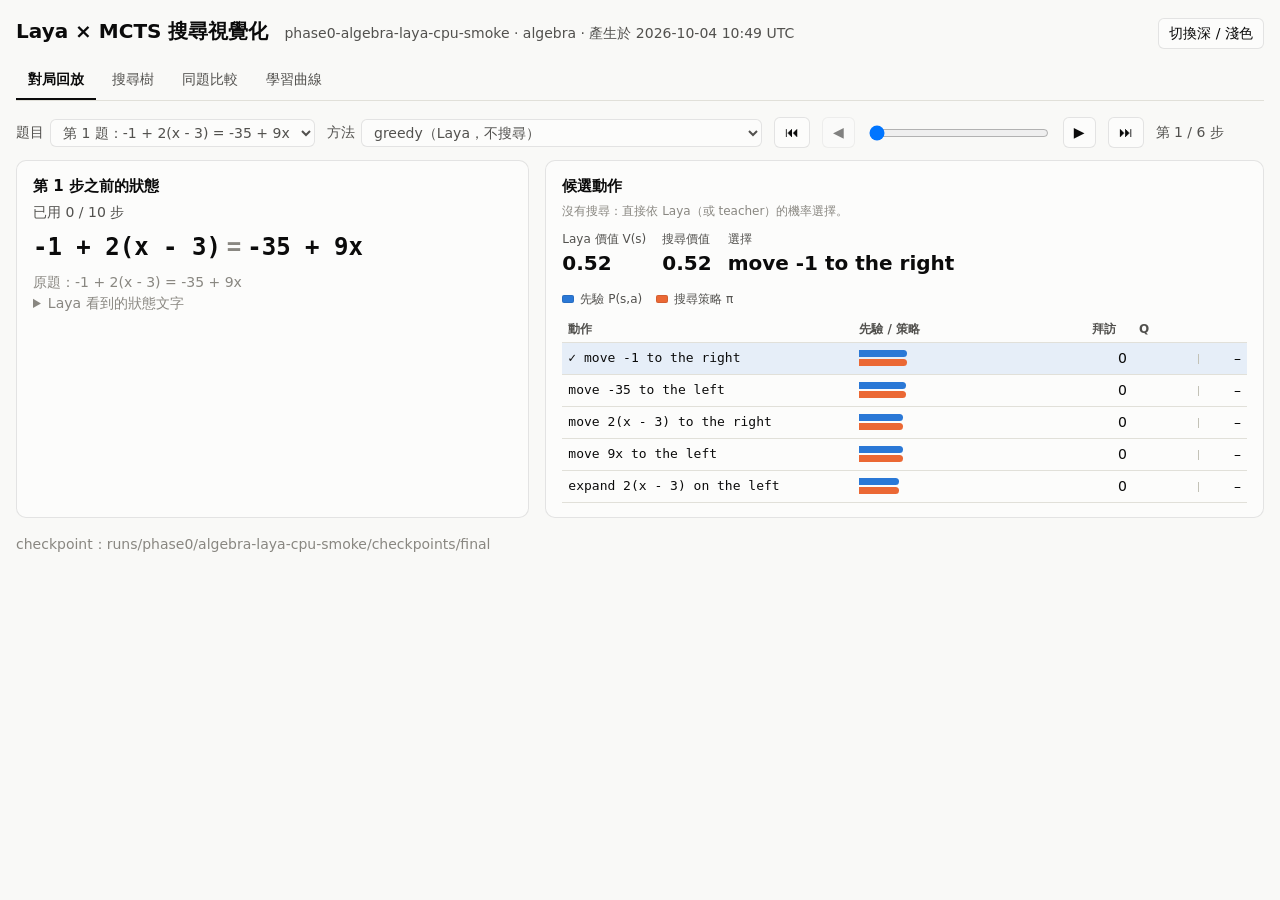
<file: docs/viz/phase0-algebra-laya-cpu-smoke.html>
<!doctype html>
<html lang="zh-Hant">
<head>
<meta charset="utf-8">
<meta name="viewport" content="width=device-width, initial-scale=1">
<title>Laya × MCTS 搜尋視覺化</title>
<style>/* Tokens follow the dataviz reference palette; dark values are their own validated steps. */
:root {
  color-scheme: light;
  --page: #f9f9f7;
  --surface-1: #fcfcfb;
  --surface-2: #f3f2ee;
  --text-primary: #0b0b0b;
  --text-secondary: #52514e;
  --text-muted: #898781;
  --grid: #e1e0d9;
  --axis: #c3c2b7;
  --border: rgba(11, 11, 11, 0.10);
  --series-1: #2a78d6;
  --series-2: #eb6834;
  --series-3: #1baf7a;
  --series-4: #eda100;
  --series-5: #e87ba4;
  --series-6: #008300;
  --series-7: #4a3aa7;
  --series-8: #e34948;
  --div-pos: #2a78d6;
  --div-neg: #e34948;
  --div-mid: #f0efec;
  --good: #0ca30c;
  --good-text: #006300;
  --critical: #d03b3b;
  --accent-wash: rgba(42, 120, 214, 0.10);
}
@media (prefers-color-scheme: dark) {
  :root:where(:not([data-theme="light"])) {
    color-scheme: dark;
    --page: #0d0d0d;
    --surface-1: #1a1a19;
    --surface-2: #232321;
    --text-primary: #ffffff;
    --text-secondary: #c3c2b7;
    --text-muted: #898781;
    --grid: #2c2c2a;
    --axis: #383835;
    --border: rgba(255, 255, 255, 0.10);
    --series-1: #3987e5;
    --series-2: #d95926;
    --series-3: #199e70;
    --series-4: #c98500;
    --series-5: #d55181;
    --series-6: #008300;
    --series-7: #9085e9;
    --series-8: #e66767;
    --div-pos: #3987e5;
    --div-neg: #e66767;
    --div-mid: #383835;
    --good: #0ca30c;
    --good-text: #0ca30c;
    --critical: #d03b3b;
    --accent-wash: rgba(57, 135, 229, 0.16);
  }
}
:root[data-theme="dark"] {
  color-scheme: dark;
  --page: #0d0d0d;
  --surface-1: #1a1a19;
  --surface-2: #232321;
  --text-primary: #ffffff;
  --text-secondary: #c3c2b7;
  --text-muted: #898781;
  --grid: #2c2c2a;
  --axis: #383835;
  --border: rgba(255, 255, 255, 0.10);
  --series-1: #3987e5;
  --series-2: #d95926;
  --series-3: #199e70;
  --series-4: #c98500;
  --series-5: #d55181;
  --series-6: #008300;
  --series-7: #9085e9;
  --series-8: #e66767;
  --div-pos: #3987e5;
  --div-neg: #e66767;
  --div-mid: #383835;
  --good: #0ca30c;
  --good-text: #0ca30c;
  --critical: #d03b3b;
  --accent-wash: rgba(57, 135, 229, 0.16);
}

* { box-sizing: border-box; }
html, body { margin: 0; background: var(--page); color: var(--text-primary); }
body { font: 14px/1.5 system-ui, -apple-system, "Segoe UI", "Noto Sans TC", sans-serif; }
button, select, input { font: inherit; color: inherit; }
.viz-root { max-width: 1280px; margin: 0 auto; padding: 16px; }

header.top { display: flex; flex-wrap: wrap; align-items: baseline; gap: 8px 16px; margin-bottom: 12px; }
header.top h1 { font-size: 20px; font-weight: 600; margin: 0; }
header.top .sub { color: var(--text-secondary); }
header.top .spacer { flex: 1; }

.tabs { display: flex; gap: 4px; border-bottom: 1px solid var(--grid); margin-bottom: 16px; overflow-x: auto; }
.tabs button { background: none; border: 0; padding: 8px 12px; color: var(--text-secondary); cursor: pointer;
  border-bottom: 2px solid transparent; white-space: nowrap; }
.tabs button[aria-selected="true"] { color: var(--text-primary); border-bottom-color: var(--text-primary); font-weight: 600; }

.controls { display: flex; flex-wrap: wrap; gap: 8px 12px; align-items: center; margin-bottom: 12px; }
.controls label { color: var(--text-secondary); display: inline-flex; gap: 6px; align-items: center; }
select, input[type="number"] { background: var(--surface-1); border: 1px solid var(--border); border-radius: 6px; padding: 4px 8px; }
input[type="range"] { width: 180px; }
.btn { background: var(--surface-1); border: 1px solid var(--border); border-radius: 6px; padding: 4px 10px; cursor: pointer; }
.btn:hover { background: var(--surface-2); }
.btn.primary { border-color: var(--text-secondary); font-weight: 600; }
.btn:disabled { opacity: 0.5; cursor: default; }

.grid2 { display: grid; grid-template-columns: minmax(280px, 5fr) minmax(320px, 7fr); gap: 16px; }
@media (max-width: 860px) { .grid2 { grid-template-columns: 1fr; } }
.card { background: var(--surface-1); border: 1px solid var(--border); border-radius: 10px; padding: 14px 16px; }
.card h2 { font-size: 15px; font-weight: 600; margin: 0 0 4px; }
.card .hint { color: var(--text-muted); font-size: 12px; margin: 0 0 10px; }
.muted { color: var(--text-muted); }
.secondary { color: var(--text-secondary); }
.tnum { font-variant-numeric: tabular-nums; }

/* environment panels */
.cd-target { font-size: 13px; color: var(--text-secondary); }
.cd-target b { display: block; font-size: 40px; line-height: 1.1; color: var(--text-primary); font-weight: 600; }
.cd-tiles { display: flex; flex-wrap: wrap; gap: 8px; margin: 12px 0; }
.cd-tile { min-width: 52px; padding: 10px 12px; text-align: center; border-radius: 8px; background: var(--surface-2);
  border: 1px solid var(--border); font-size: 20px; font-weight: 600; }
.cd-tile.hit { outline: 2px solid var(--good); outline-offset: 1px; }
.history { margin: 8px 0 0; padding-left: 18px; color: var(--text-secondary); }
.eq { font: 600 24px/1.4 ui-monospace, "SFMono-Regular", Menlo, Consolas, monospace; overflow-wrap: anywhere; margin: 8px 0; }
.eq .rel { color: var(--text-muted); padding: 0 6px; }
.statetext { white-space: pre-wrap; background: var(--surface-2); border-radius: 8px; padding: 10px 12px; margin: 8px 0 0;
  font: 13px/1.5 ui-monospace, Menlo, Consolas, monospace; max-height: 340px; overflow: auto; }
.badge { white-space: nowrap; display: inline-flex; align-items: center; gap: 6px; padding: 2px 8px; border-radius: 999px; font-size: 12px;
  border: 1px solid var(--border); background: var(--surface-2); }
.badge .dot { width: 8px; height: 8px; border-radius: 50%; }
.ok .dot { background: var(--good); }
.fail .dot { background: var(--critical); }

/* candidate table */
table.cands, table.data { width: 100%; border-collapse: collapse; }
table.cands th, table.data th { text-align: left; font-weight: 600; color: var(--text-secondary); font-size: 12px;
  border-bottom: 1px solid var(--grid); padding: 4px 6px; }
table.cands td, table.data td { border-bottom: 1px solid var(--grid); padding: 5px 6px; vertical-align: middle; }
table.cands tr.chosen td { background: var(--accent-wash); }
table.cands tr.live:hover td { background: var(--surface-2); cursor: pointer; }
td.act { font-family: ui-monospace, Menlo, Consolas, monospace; font-size: 13px; overflow-wrap: anywhere; }
td.num, th.num { text-align: right; font-variant-numeric: tabular-nums; white-space: nowrap; }
.bars { display: grid; gap: 2px; min-width: 120px; }
.bar { height: 7px; border-radius: 0 4px 4px 0; min-width: 0; }
.bar-track { width: 100%; }
.qbar { position: relative; width: 64px; height: 10px; }
.qbar .mid { position: absolute; left: 50%; top: 0; bottom: 0; width: 1px; background: var(--axis); }
.qbar .fill { position: absolute; top: 2px; height: 6px; }
.legend { display: flex; flex-wrap: wrap; gap: 4px 14px; color: var(--text-secondary); font-size: 12px; margin: 0 0 8px; }
.legend .key { display: inline-flex; align-items: center; gap: 6px; }
.legend .sw { width: 12px; height: 8px; border-radius: 2px; box-shadow: inset 0 0 0 1px var(--border); }
.legend .ln { width: 14px; height: 2px; border-radius: 1px; }
.stats { display: flex; flex-wrap: wrap; gap: 16px; margin: 4px 0 12px; }
.stat .label { color: var(--text-secondary); font-size: 12px; }
.stat .value { font-size: 20px; font-weight: 600; }

/* tree */
.tree-wrap { overflow: auto; max-height: 640px; border: 1px solid var(--grid); border-radius: 8px; background: var(--surface-1); }
.tree-wrap svg text { fill: var(--text-secondary); font-size: 11px; }
.tree-wrap .node { cursor: pointer; }
.tree-wrap .node:focus { outline: none; }
.tree-wrap .node:focus circle.hit, .tree-wrap .node:hover circle.hit { stroke: var(--text-primary); stroke-width: 1.5; }
.details dt { color: var(--text-secondary); font-size: 12px; }
.details dd { margin: 0 0 8px; }

/* charts */
.chart svg { display: block; width: 100%; height: auto; }
.chart .gridline { stroke: var(--grid); stroke-width: 1; }
.chart .axis { stroke: var(--axis); stroke-width: 1; }
.chart text { fill: var(--text-muted); font-size: 11px; }
.chart text.dlabel { fill: var(--text-secondary); font-size: 12px; }
.charts { display: grid; grid-template-columns: repeat(auto-fit, minmax(480px, 1fr)); gap: 16px; }
@media (max-width: 560px) { .charts { grid-template-columns: 1fr; } }
.tooltip { position: fixed; z-index: 10; pointer-events: none; background: var(--surface-1); color: var(--text-primary);
  border: 1px solid var(--border); border-radius: 8px; padding: 8px 10px; box-shadow: 0 4px 16px rgba(0,0,0,.12);
  font-size: 12px; max-width: 320px; }
.tooltip .row { display: flex; align-items: center; gap: 8px; }
.tooltip .row b { font-variant-numeric: tabular-nums; }
.tooltip .key { width: 12px; height: 2px; border-radius: 1px; }
.empty { color: var(--text-muted); padding: 24px; text-align: center; }
.stack { display: grid; gap: 16px; }
.path { font-family: ui-monospace, Menlo, Consolas, monospace; font-size: 12px; color: var(--text-secondary); }
.toggle { margin-left: auto; }
.error { color: var(--critical); }
</style>
</head>
<body>
<div id="app" class="viz-root"></div>
<div id="tooltip" class="tooltip" role="status" hidden></div>
<script>
window.VIZ_MODE = "static";
window.VIZ_DATA = {"meta": {"name": "phase0-algebra-laya-cpu-smoke", "env": "algebra", "env_params": {"templates": ["bracket", "fraction", "two_brackets", "two_fractions"], "max_steps": 10, "gamma": 0.9, "success_floor": 0.5}, "checkpoint": "runs/phase0/algebra-laya-cpu-smoke/checkpoints/final", "methods": [{"label": "greedy", "searcher": "greedy", "evaluator": "model", "simulations": 0, "uses_model": true}, {"label": "puct16", "searcher": "puct", "evaluator": "model", "simulations": 16, "uses_model": true}, {"label": "uniform-puct16", "searcher": "puct", "evaluator": "uniform", "simulations": 16, "uses_model": false}, {"label": "uniform-gumbel16", "searcher": "gumbel", "evaluator": "uniform", "simulations": 16, "uses_model": false}, {"label": "rollout-puct16", "searcher": "puct", "evaluator": "rollout", "simulations": 16, "uses_model": false}, {"label": "teacher", "searcher": "teacher", "evaluator": "none", "simulations": 0, "uses_model": false}], "shown_methods": ["greedy", "puct16", "uniform-puct16", "uniform-gumbel16", "rollout-puct16", "teacher"]}, "generated": "2026-10-04 10:49 UTC", "problems": [{"id": "p0", "render": {"kind": "algebra", "lhs": "-1 + 2(x - 3)", "rhs": "-35 + 9x", "steps": 0, "max_steps": 10, "original": "-1 + 2(x - 3) = -35 + 9x", "solved": false}, "text": "Solve for x: -1 + 2(x - 3) = -35 + 9x. Steps left: 10."}, {"id": "p1", "render": {"kind": "algebra", "lhs": "-7x", "rhs": "(2x + 23)/3", "steps": 0, "max_steps": 10, "original": "-7x = (2x + 23)/3", "solved": false}, "text": "Solve for x: -7x = (2x + 23)/3. Steps left: 10."}, {"id": "p2", "render": {"kind": "algebra", "lhs": "-9x - 58", "rhs": "(x + 27)/4", "steps": 0, "max_steps": 10, "original": "-9x - 58 = (x + 27)/4", "solved": false}, "text": "Solve for x: -9x - 58 = (x + 27)/4. Steps left: 10."}, {"id": "p3", "render": {"kind": "algebra", "lhs": "(-6x - 48)/4", "rhs": "10 + 4x", "steps": 0, "max_steps": 10, "original": "(-6x - 48)/4 = 10 + 4x", "solved": false}, "text": "Solve for x: (-6x - 48)/4 = 10 + 4x. Steps left: 10."}], "traces": {"p0": {"greedy": {"steps": [{"render": {"kind": "algebra", "lhs": "-1 + 2(x - 3)", "rhs": "-35 + 9x", "steps": 0, "max_steps": 10, "original": "-1 + 2(x - 3) = -35 + 9x", "solved": false}, "text": "Solve for x: -1 + 2(x - 3) = -35 + 9x. Steps left: 10.", "actions": [{"text": "expand 2(x - 3) on the left", "prior": 0.1785, "policy": 0.1785, "visits": 0, "q": null}, {"text": "move -1 to the right", "prior": 0.2171, "policy": 0.2171, "visits": 0, "q": null}, {"text": "move 2(x - 3) to the right", "prior": 0.198, "policy": 0.198, "visits": 0, "q": null}, {"text": "move -35 to the left", "prior": 0.21, "policy": 0.21, "visits": 0, "q": null}, {"text": "move 9x to the left", "prior": 0.1963, "policy": 0.1963, "visits": 0, "q": null}], "selected": 1, "chosen": 1, "nn_value": 0.5247, "root_value": 0.5247, "simulations": 0}, {"render": {"kind": "algebra", "lhs": "2(x - 3)", "rhs": "-35 + 9x + 1", "steps": 1, "max_steps": 10, "original": "-1 + 2(x - 3) = -35 + 9x", "solved": false}, "text": "Solve for x: 2(x - 3) = -35 + 9x + 1. Steps left: 9.", "actions": [{"text": "expand 2(x - 3) on the left", "prior": 0.0053, "policy": 0.0053, "visits": 0, "q": null}, {"text": "combine like terms on the right", "prior": 0.0053, "policy": 0.0053, "visits": 0, "q": null}, {"text": "move 2(x - 3) to the right", "prior": 0.9741, "policy": 0.9741, "visits": 0, "q": null}, {"text": "move -35 to the left", "prior": 0.0052, "policy": 0.0052, "visits": 0, "q": null}, {"text": "move 9x to the left", "prior": 0.0051, "policy": 0.0051, "visits": 0, "q": null}, {"text": "move 1 to the left", "prior": 0.0051, "policy": 0.0051, "visits": 0, "q": null}], "selected": 2, "chosen": 2, "nn_value": 0.4962, "root_value": 0.4962, "simulations": 0}, {"render": {"kind": "algebra", "lhs": "0", "rhs": "-35 + 9x + 1 - 2(x - 3)", "steps": 2, "max_steps": 10, "original": "-1 + 2(x - 3) = -35 + 9x", "solved": false}, "text": "Solve for x: 0 = -35 + 9x + 1 - 2(x - 3). Steps left: 8.", "actions": [{"text": "expand -2(x - 3) on the right", "prior": 0.9698, "policy": 0.9698, "visits": 0, "q": null}, {"text": "combine like terms on the right", "prior": 0.0051, "policy": 0.0051, "visits": 0, "q": null}, {"text": "move -35 to the left", "prior": 0.0048, "policy": 0.0048, "visits": 0, "q": null}, {"text": "move 9x to the left", "prior": 0.0049, "policy": 0.0049, "visits": 0, "q": null}, {"text": "move 1 to the left", "prior": 0.005, "policy": 0.005, "visits": 0, "q": null}, {"text": "move -2(x - 3) to the left", "prior": 0.005, "policy": 0.005, "visits": 0, "q": null}, {"text": "swap the two sides", "prior": 0.0053, "policy": 0.0053, "visits": 0, "q": null}], "selected": 0, "chosen": 0, "nn_value": 0.5092, "root_value": 0.5092, "simulations": 0}, {"render": {"kind": "algebra", "lhs": "0", "rhs": "-35 + 9x + 1 - 2x + 6", "steps": 3, "max_steps": 10, "original": "-1 + 2(x - 3) = -35 + 9x", "solved": false}, "text": "Solve for x: 0 = -35 + 9x + 1 - 2x + 6. Steps left: 7.", "actions": [{"text": "combine like terms on the right", "prior": 0.978, "policy": 0.978, "visits": 0, "q": null}, {"text": "move -35 to the left", "prior": 0.0036, "policy": 0.0036, "visits": 0, "q": null}, {"text": "move 9x to the left", "prior": 0.0036, "policy": 0.0036, "visits": 0, "q": null}, {"text": "move 1 to the left", "prior": 0.0036, "policy": 0.0036, "visits": 0, "q": null}, {"text": "move -2x to the left", "prior": 0.0036, "policy": 0.0036, "visits": 0, "q": null}, {"text": "move 6 to the left", "prior": 0.0036, "policy": 0.0036, "visits": 0, "q": null}, {"text": "swap the two sides", "prior": 0.0038, "policy": 0.0038, "visits": 0, "q": null}], "selected": 0, "chosen": 0, "nn_value": 0.4972, "root_value": 0.4972, "simulations": 0}, {"render": {"kind": "algebra", "lhs": "0", "rhs": "-28 + 7x", "steps": 4, "max_steps": 10, "original": "-1 + 2(x - 3) = -35 + 9x", "solved": false}, "text": "Solve for x: 0 = -28 + 7x. Steps left: 6.", "actions": [{"text": "move -28 to the left", "prior": 0.0724, "policy": 0.0724, "visits": 0, "q": null}, {"text": "move 7x to the left", "prior": 0.8891, "policy": 0.8891, "visits": 0, "q": null}, {"text": "swap the two sides", "prior": 0.0385, "policy": 0.0385, "visits": 0, "q": null}], "selected": 1, "chosen": 1, "nn_value": 0.4878, "root_value": 0.4878, "simulations": 0}, {"render": {"kind": "algebra", "lhs": "-7x", "rhs": "-28", "steps": 5, "max_steps": 10, "original": "-1 + 2(x - 3) = -35 + 9x", "solved": false}, "text": "Solve for x: -7x = -28. Steps left: 5.", "actions": [{"text": "move -7x to the right", "prior": 0.0037, "policy": 0.0037, "visits": 0, "q": null}, {"text": "move -28 to the left", "prior": 0.0037, "policy": 0.0037, "visits": 0, "q": null}, {"text": "divide both sides by -7", "prior": 0.9926, "policy": 0.9926, "visits": 0, "q": null}], "selected": 2, "chosen": 2, "nn_value": 0.4842, "root_value": 0.4842, "simulations": 0}], "final": {"render": {"kind": "algebra", "lhs": "x", "rhs": "4", "steps": 6, "max_steps": 10, "original": "-1 + 2(x - 3) = -35 + 9x", "solved": true}, "text": "Solve for x: x = 4. Steps left: 4."}, "outcome": {"success": true, "reward": 0.7657, "moves": 6}}, "puct16": {"steps": [{"render": {"kind": "algebra", "lhs": "-1 + 2(x - 3)", "rhs": "-35 + 9x", "steps": 0, "max_steps": 10, "original": "-1 + 2(x - 3) = -35 + 9x", "solved": false}, "text": "Solve for x: -1 + 2(x - 3) = -35 + 9x. Steps left: 10.", "actions": [{"text": "expand 2(x - 3) on the left", "prior": 0.1785, "policy": 0.1875, "visits": 3, "q": 0.4805}, {"text": "move -1 to the right", "prior": 0.2171, "policy": 0.25, "visits": 4, "q": 0.4976}, {"text": "move 2(x - 3) to the right", "prior": 0.198, "policy": 0.1875, "visits": 3, "q": 0.5004}, {"text": "move -35 to the left", "prior": 0.21, "policy": 0.1875, "visits": 3, "q": 0.4929}, {"text": "move 9x to the left", "prior": 0.1963, "policy": 0.1875, "visits": 3, "q": 0.4808}], "selected": 1, "chosen": 1, "nn_value": 0.5247, "root_value": 0.4929, "simulations": 16, "tree": {"a": null, "p": 1.0, "n": 17, "q": 0.4929, "children": [{"a": "move -1 to the right", "p": 0.2171, "n": 4, "q": 0.4976, "children": [{"a": "move 2(x - 3) to the right", "p": 0.9741, "n": 3, "q": 0.4981, "children": [{"a": "expand -2(x - 3) on the right", "p": 0.9698, "n": 2, "q": 0.4925, "children": [{"a": "combine like terms on the right", "p": 0.978, "n": 1, "q": 0.4878, "children": [], "v": 0.4878, "hidden": 0}], "v": 0.4972, "s": "Solve for x: 0 = -35 + 9x + 1 - 2x + 6. Steps left: 7.", "hidden": 0}], "v": 0.5092, "s": "Solve for x: 0 = -35 + 9x + 1 - 2(x - 3). Steps left: 8.", "hidden": 0}], "v": 0.4962, "s": "Solve for x: 2(x - 3) = -35 + 9x + 1. Steps left: 9.", "hidden": 0}, {"a": "expand 2(x - 3) on the left", "p": 0.1785, "n": 3, "q": 0.4805, "children": [{"a": "move 9x to the left", "p": 0.2388, "n": 2, "q": 0.4767, "children": [{"a": "move -35 to the left", "p": 0.5264, "n": 1, "q": 0.4871, "children": [], "v": 0.4871, "hidden": 0}], "v": 0.4663, "s": "Solve for x: -1 + 2x - 6 - 9x = -35. Steps left: 8.", "hidden": 0}], "v": 0.4882, "s": "Solve for x: -1 + 2x - 6 = -35 + 9x. Steps left: 9.", "hidden": 0}, {"a": "move 2(x - 3) to the right", "p": 0.198, "n": 3, "q": 0.5004, "children": [{"a": "expand -2(x - 3) on the right", "p": 0.6891, "n": 2, "q": 0.5016, "children": [{"a": "move -1 to the right", "p": 0.7672, "n": 1, "q": 0.5072, "children": [], "v": 0.5072, "hidden": 0}], "v": 0.496, "s": "Solve for x: -1 = -35 + 9x - 2x + 6. Steps left: 8.", "hidden": 0}], "v": 0.4981, "s": "Solve for x: -1 = -35 + 9x - 2(x - 3). Steps left: 9.", "hidden": 0}, {"a": "move -35 to the left", "p": 0.21, "n": 3, "q": 0.4929, "children": [{"a": "move 9x to the left", "p": 0.5332, "n": 2, "q": 0.4903, "children": [{"a": "expand 2(x - 3) on the left", "p": 0.9772, "n": 1, "q": 0.487, "children": [], "v": 0.487, "hidden": 0}], "v": 0.4935, "s": "Solve for x: -1 + 2(x - 3) + 35 - 9x = 0. Steps left: 8.", "hidden": 0}], "v": 0.4981, "s": "Solve for x: -1 + 2(x - 3) + 35 = 9x. Steps left: 9.", "hidden": 0}, {"a": "move 9x to the left", "p": 0.1963, "n": 3, "q": 0.4808, "children": [{"a": "expand 2(x - 3) on the left", "p": 0.4854, "n": 2, "q": 0.4767, "children": [{"a": "move -35 to the left", "p": 0.5264, "n": 1, "q": 0.4871, "children": [], "v": 0.4871, "hidden": 0}], "v": 0.4663, "s": "Solve for x: -1 + 2x - 6 - 9x = -35. Steps left: 8.", "hidden": 0}], "v": 0.4891, "s": "Solve for x: -1 + 2(x - 3) - 9x = -35. Steps left: 9.", "hidden": 0}], "v": 0.5247, "s": "Solve for x: -1 + 2(x - 3) = -35 + 9x. Steps left: 10.", "hidden": 0, "size": 17}}, {"render": {"kind": "algebra", "lhs": "2(x - 3)", "rhs": "-35 + 9x + 1", "steps": 1, "max_steps": 10, "original": "-1 + 2(x - 3) = -35 + 9x", "solved": false}, "text": "Solve for x: 2(x - 3) = -35 + 9x + 1. Steps left: 9.", "actions": [{"text": "expand 2(x - 3) on the left", "prior": 0.0053, "policy": 0.0625, "visits": 1, "q": 0.481}, {"text": "combine like terms on the right", "prior": 0.0053, "policy": 0.0625, "visits": 1, "q": 0.4942}, {"text": "move 2(x - 3) to the right", "prior": 0.9741, "policy": 0.8125, "visits": 13, "q": 0.5201}, {"text": "move -35 to the left", "prior": 0.0052, "policy": 0.0625, "visits": 1, "q": 0.4407}, {"text": "move 9x to the left", "prior": 0.0051, "policy": 0.0, "visits": 0, "q": null}, {"text": "move 1 to the left", "prior": 0.0051, "policy": 0.0, "visits": 0, "q": null}], "selected": 2, "chosen": 2, "nn_value": 0.4962, "root_value": 0.5102, "simulations": 16, "tree": {"a": null, "p": 1.0, "n": 17, "q": 0.5102, "children": [{"a": "move 2(x - 3) to the right", "p": 0.9741, "n": 13, "q": 0.5201, "children": [{"a": "expand -2(x - 3) on the right", "p": 0.9698, "n": 12, "q": 0.521, "children": [{"a": "combine like terms on the right", "p": 0.978, "n": 11, "q": 0.5232, "children": [{"a": "move 7x to the left", "p": 0.8891, "n": 10, "q": 0.5267, "children": [{"a": "divide both sides by -7", "p": 0.9926, "n": 9, "q": 0.5314, "children": [], "t": true, "tv": 0.5314, "ok": true, "s": "Solve for x: x = 4. Steps left: 4.", "hidden": 0}], "v": 0.4842, "s": "Solve for x: -7x = -28. Steps left: 5.", "hidden": 0}], "v": 0.4878, "s": "Solve for x: 0 = -28 + 7x. Steps left: 6.", "hidden": 0}], "v": 0.4972, "s": "Solve for x: 0 = -35 + 9x + 1 - 2x + 6. Steps left: 7.", "hidden": 0}], "v": 0.5092, "s": "Solve for x: 0 = -35 + 9x + 1 - 2(x - 3). Steps left: 8.", "hidden": 0}, {"a": "expand 2(x - 3) on the left", "p": 0.0053, "n": 1, "q": 0.481, "children": [], "v": 0.481, "hidden": 0}, {"a": "combine like terms on the right", "p": 0.0053, "n": 1, "q": 0.4942, "children": [], "v": 0.4942, "hidden": 0}, {"a": "move -35 to the left", "p": 0.0052, "n": 1, "q": 0.4407, "children": [], "v": 0.4407, "hidden": 0}], "v": 0.4962, "s": "Solve for x: 2(x - 3) = -35 + 9x + 1. Steps left: 9.", "hidden": 0, "size": 9}}, {"render": {"kind": "algebra", "lhs": "0", "rhs": "-35 + 9x + 1 - 2(x - 3)", "steps": 2, "max_steps": 10, "original": "-1 + 2(x - 3) = -35 + 9x", "solved": false}, "text": "Solve for x: 0 = -35 + 9x + 1 - 2(x - 3). Steps left: 8.", "actions": [{"text": "expand -2(x - 3) on the right", "prior": 0.9698, "policy": 0.8125, "visits": 13, "q": 0.5218}, {"text": "combine like terms on the right", "prior": 0.0051, "policy": 0.0625, "visits": 1, "q": 0.5046}, {"text": "move -35 to the left", "prior": 0.0048, "policy": 0.0, "visits": 0, "q": null}, {"text": "move 9x to the left", "prior": 0.0049, "policy": 0.0, "visits": 0, "q": null}, {"text": "move 1 to the left", "prior": 0.005, "policy": 0.0, "visits": 0, "q": null}, {"text": "move -2(x - 3) to the left", "prior": 0.005, "policy": 0.0625, "visits": 1, "q": 0.469}, {"text": "swap the two sides", "prior": 0.0053, "policy": 0.0625, "visits": 1, "q": 0.478}], "selected": 0, "chosen": 0, "nn_value": 0.5092, "root_value": 0.5144, "simulations": 16, "tree": {"a": null, "p": 1.0, "n": 17, "q": 0.5144, "children": [{"a": "expand -2(x - 3) on the right", "p": 0.9698, "n": 13, "q": 0.5218, "children": [{"a": "combine like terms on the right", "p": 0.978, "n": 12, "q": 0.5239, "children": [{"a": "move 7x to the left", "p": 0.8891, "n": 11, "q": 0.5271, "children": [{"a": "divide both sides by -7", "p": 0.9926, "n": 10, "q": 0.5314, "children": [], "t": true, "tv": 0.5314, "ok": true, "s": "Solve for x: x = 4. Steps left: 4.", "hidden": 0}], "v": 0.4842, "s": "Solve for x: -7x = -28. Steps left: 5.", "hidden": 0}], "v": 0.4878, "s": "Solve for x: 0 = -28 + 7x. Steps left: 6.", "hidden": 0}], "v": 0.4972, "s": "Solve for x: 0 = -35 + 9x + 1 - 2x + 6. Steps left: 7.", "hidden": 0}, {"a": "combine like terms on the right", "p": 0.0051, "n": 1, "q": 0.5046, "children": [], "v": 0.5046, "hidden": 0}, {"a": "move -2(x - 3) to the left", "p": 0.005, "n": 1, "q": 0.469, "children": [], "v": 0.469, "hidden": 0}, {"a": "swap the two sides", "p": 0.0053, "n": 1, "q": 0.478, "children": [], "v": 0.478, "hidden": 0}], "v": 0.5092, "s": "Solve for x: 0 = -35 + 9x + 1 - 2(x - 3). Steps left: 8.", "hidden": 0, "size": 8}}, {"render": {"kind": "algebra", "lhs": "0", "rhs": "-35 + 9x + 1 - 2x + 6", "steps": 3, "max_steps": 10, "original": "-1 + 2(x - 3) = -35 + 9x", "solved": false}, "text": "Solve for x: 0 = -35 + 9x + 1 - 2x + 6. Steps left: 7.", "actions": [{"text": "combine like terms on the right", "prior": 0.978, "policy": 0.8125, "visits": 13, "q": 0.5245}, {"text": "move -35 to the left", "prior": 0.0036, "policy": 0.0, "visits": 0, "q": null}, {"text": "move 9x to the left", "prior": 0.0036, "policy": 0.0, "visits": 0, "q": null}, {"text": "move 1 to the left", "prior": 0.0036, "policy": 0.0, "visits": 0, "q": null}, {"text": "move -2x to the left", "prior": 0.0036, "policy": 0.0625, "visits": 1, "q": 0.4724}, {"text": "move 6 to the left", "prior": 0.0036, "policy": 0.0625, "visits": 1, "q": 0.4546}, {"text": "swap the two sides", "prior": 0.0038, "policy": 0.0625, "visits": 1, "q": 0.4761}], "selected": 0, "chosen": 0, "nn_value": 0.4972, "root_value": 0.5128, "simulations": 16, "tree": {"a": null, "p": 1.0, "n": 17, "q": 0.5128, "children": [{"a": "combine like terms on the right", "p": 0.978, "n": 13, "q": 0.5245, "children": [{"a": "move 7x to the left", "p": 0.8891, "n": 12, "q": 0.5275, "children": [{"a": "divide both sides by -7", "p": 0.9926, "n": 11, "q": 0.5314, "children": [], "t": true, "tv": 0.5314, "ok": true, "s": "Solve for x: x = 4. Steps left: 4.", "hidden": 0}], "v": 0.4842, "s": "Solve for x: -7x = -28. Steps left: 5.", "hidden": 0}], "v": 0.4878, "s": "Solve for x: 0 = -28 + 7x. Steps left: 6.", "hidden": 0}, {"a": "move -2x to the left", "p": 0.0036, "n": 1, "q": 0.4724, "children": [], "v": 0.4724, "hidden": 0}, {"a": "move 6 to the left", "p": 0.0036, "n": 1, "q": 0.4546, "children": [], "v": 0.4546, "hidden": 0}, {"a": "swap the two sides", "p": 0.0038, "n": 1, "q": 0.4761, "children": [], "v": 0.4761, "hidden": 0}], "v": 0.4972, "s": "Solve for x: 0 = -35 + 9x + 1 - 2x + 6. Steps left: 7.", "hidden": 0, "size": 7}}, {"render": {"kind": "algebra", "lhs": "0", "rhs": "-28 + 7x", "steps": 4, "max_steps": 10, "original": "-1 + 2(x - 3) = -35 + 9x", "solved": false}, "text": "Solve for x: 0 = -28 + 7x. Steps left: 6.", "actions": [{"text": "move -28 to the left", "prior": 0.0724, "policy": 0.0625, "visits": 1, "q": 0.4704}, {"text": "move 7x to the left", "prior": 0.8891, "policy": 0.875, "visits": 14, "q": 0.5281}, {"text": "swap the two sides", "prior": 0.0385, "policy": 0.0625, "visits": 1, "q": 0.4872}], "selected": 1, "chosen": 1, "nn_value": 0.4878, "root_value": 0.5199, "simulations": 16, "tree": {"a": null, "p": 1.0, "n": 17, "q": 0.5199, "children": [{"a": "move 7x to the left", "p": 0.8891, "n": 14, "q": 0.5281, "children": [{"a": "divide both sides by -7", "p": 0.9926, "n": 13, "q": 0.5314, "children": [], "t": true, "tv": 0.5314, "ok": true, "s": "Solve for x: x = 4. Steps left: 4.", "hidden": 0}], "v": 0.4842, "s": "Solve for x: -7x = -28. Steps left: 5.", "hidden": 0}, {"a": "move -28 to the left", "p": 0.0724, "n": 1, "q": 0.4704, "children": [], "v": 0.4704, "hidden": 0}, {"a": "swap the two sides", "p": 0.0385, "n": 1, "q": 0.4872, "children": [], "v": 0.4872, "hidden": 0}], "v": 0.4878, "s": "Solve for x: 0 = -28 + 7x. Steps left: 6.", "hidden": 0, "size": 5}}, {"render": {"kind": "algebra", "lhs": "-7x", "rhs": "-28", "steps": 5, "max_steps": 10, "original": "-1 + 2(x - 3) = -35 + 9x", "solved": false}, "text": "Solve for x: -7x = -28. Steps left: 5.", "actions": [{"text": "move -7x to the right", "prior": 0.0037, "policy": 0.0, "visits": 0, "q": null}, {"text": "move -28 to the left", "prior": 0.0037, "policy": 0.0, "visits": 0, "q": null}, {"text": "divide both sides by -7", "prior": 0.9926, "policy": 1.0, "visits": 16, "q": 0.5314}], "selected": 2, "chosen": 2, "nn_value": 0.4842, "root_value": 0.5287, "simulations": 16, "tree": {"a": null, "p": 1.0, "n": 17, "q": 0.5287, "children": [{"a": "divide both sides by -7", "p": 0.9926, "n": 16, "q": 0.5314, "children": [], "t": true, "tv": 0.5314, "ok": true, "s": "Solve for x: x = 4. Steps left: 4.", "hidden": 0}], "v": 0.4842, "s": "Solve for x: -7x = -28. Steps left: 5.", "hidden": 0, "size": 2}}], "final": {"render": {"kind": "algebra", "lhs": "x", "rhs": "4", "steps": 6, "max_steps": 10, "original": "-1 + 2(x - 3) = -35 + 9x", "solved": true}, "text": "Solve for x: x = 4. Steps left: 4."}, "outcome": {"success": true, "reward": 0.7657, "moves": 6}}, "uniform-puct16": {"steps": [{"render": {"kind": "algebra", "lhs": "-1 + 2(x - 3)", "rhs": "-35 + 9x", "steps": 0, "max_steps": 10, "original": "-1 + 2(x - 3) = -35 + 9x", "solved": false}, "text": "Solve for x: -1 + 2(x - 3) = -35 + 9x. Steps left: 10.", "actions": [{"text": "expand 2(x - 3) on the left", "prior": 0.2, "policy": 0.25, "visits": 4, "q": 0.0}, {"text": "move -1 to the right", "prior": 0.2, "policy": 0.1875, "visits": 3, "q": 0.0}, {"text": "move 2(x - 3) to the right", "prior": 0.2, "policy": 0.1875, "visits": 3, "q": 0.0}, {"text": "move -35 to the left", "prior": 0.2, "policy": 0.1875, "visits": 3, "q": 0.0}, {"text": "move 9x to the left", "prior": 0.2, "policy": 0.1875, "visits": 3, "q": 0.0}], "selected": 0, "chosen": 0, "nn_value": 0.0, "root_value": 0.0, "simulations": 16}, {"render": {"kind": "algebra", "lhs": "-1 + 2x - 6", "rhs": "-35 + 9x", "steps": 1, "max_steps": 10, "original": "-1 + 2(x - 3) = -35 + 9x", "solved": false}, "text": "Solve for x: -1 + 2x - 6 = -35 + 9x. Steps left: 9.", "actions": [{"text": "combine like terms on the left", "prior": 0.1667, "policy": 0.1875, "visits": 3, "q": 0.0}, {"text": "move -1 to the right", "prior": 0.1667, "policy": 0.1875, "visits": 3, "q": 0.0}, {"text": "move 2x to the right", "prior": 0.1667, "policy": 0.1875, "visits": 3, "q": 0.0}, {"text": "move -6 to the right", "prior": 0.1667, "policy": 0.1875, "visits": 3, "q": 0.0}, {"text": "move -35 to the left", "prior": 0.1667, "policy": 0.125, "visits": 2, "q": 0.0}, {"text": "move 9x to the left", "prior": 0.1667, "policy": 0.125, "visits": 2, "q": 0.0}], "selected": 0, "chosen": 0, "nn_value": 0.0, "root_value": 0.0, "simulations": 16}, {"render": {"kind": "algebra", "lhs": "-7 + 2x", "rhs": "-35 + 9x", "steps": 2, "max_steps": 10, "original": "-1 + 2(x - 3) = -35 + 9x", "solved": false}, "text": "Solve for x: -7 + 2x = -35 + 9x. Steps left: 8.", "actions": [{"text": "move -7 to the right", "prior": 0.25, "policy": 0.25, "visits": 4, "q": 0.0}, {"text": "move 2x to the right", "prior": 0.25, "policy": 0.25, "visits": 4, "q": 0.0}, {"text": "move -35 to the left", "prior": 0.25, "policy": 0.25, "visits": 4, "q": 0.0}, {"text": "move 9x to the left", "prior": 0.25, "policy": 0.25, "visits": 4, "q": 0.0}], "selected": 0, "chosen": 0, "nn_value": 0.0, "root_value": 0.0, "simulations": 16}, {"render": {"kind": "algebra", "lhs": "2x", "rhs": "-35 + 9x + 7", "steps": 3, "max_steps": 10, "original": "-1 + 2(x - 3) = -35 + 9x", "solved": false}, "text": "Solve for x: 2x = -35 + 9x + 7. Steps left: 7.", "actions": [{"text": "combine like terms on the right", "prior": 0.2, "policy": 0.25, "visits": 4, "q": 0.0}, {"text": "move 2x to the right", "prior": 0.2, "policy": 0.1875, "visits": 3, "q": 0.0}, {"text": "move -35 to the left", "prior": 0.2, "policy": 0.1875, "visits": 3, "q": 0.0}, {"text": "move 9x to the left", "prior": 0.2, "policy": 0.1875, "visits": 3, "q": 0.0}, {"text": "move 7 to the left", "prior": 0.2, "policy": 0.1875, "visits": 3, "q": 0.0}], "selected": 0, "chosen": 0, "nn_value": 0.0, "root_value": 0.0, "simulations": 16}, {"render": {"kind": "algebra", "lhs": "2x", "rhs": "-28 + 9x", "steps": 4, "max_steps": 10, "original": "-1 + 2(x - 3) = -35 + 9x", "solved": false}, "text": "Solve for x: 2x = -28 + 9x. Steps left: 6.", "actions": [{"text": "move 2x to the right", "prior": 0.3333, "policy": 0.375, "visits": 6, "q": 0.0}, {"text": "move -28 to the left", "prior": 0.3333, "policy": 0.3125, "visits": 5, "q": 0.0}, {"text": "move 9x to the left", "prior": 0.3333, "policy": 0.3125, "visits": 5, "q": 0.0}], "selected": 0, "chosen": 0, "nn_value": 0.0, "root_value": 0.0, "simulations": 16}, {"render": {"kind": "algebra", "lhs": "0", "rhs": "-28 + 9x - 2x", "steps": 5, "max_steps": 10, "original": "-1 + 2(x - 3) = -35 + 9x", "solved": false}, "text": "Solve for x: 0 = -28 + 9x - 2x. Steps left: 5.", "actions": [{"text": "combine like terms on the right", "prior": 0.2, "policy": 0.25, "visits": 4, "q": 0.0}, {"text": "move -28 to the left", "prior": 0.2, "policy": 0.1875, "visits": 3, "q": 0.0}, {"text": "move 9x to the left", "prior": 0.2, "policy": 0.1875, "visits": 3, "q": 0.0}, {"text": "move -2x to the left", "prior": 0.2, "policy": 0.1875, "visits": 3, "q": 0.0}, {"text": "swap the two sides", "prior": 0.2, "policy": 0.1875, "visits": 3, "q": 0.0}], "selected": 0, "chosen": 0, "nn_value": 0.0, "root_value": 0.0, "simulations": 16}, {"render": {"kind": "algebra", "lhs": "0", "rhs": "-28 + 7x", "steps": 6, "max_steps": 10, "original": "-1 + 2(x - 3) = -35 + 9x", "solved": false}, "text": "Solve for x: 0 = -28 + 7x. Steps left: 4.", "actions": [{"text": "move -28 to the left", "prior": 0.3333, "policy": 0.375, "visits": 6, "q": 0.0}, {"text": "move 7x to the left", "prior": 0.3333, "policy": 0.375, "visits": 6, "q": 0.1435}, {"text": "swap the two sides", "prior": 0.3333, "policy": 0.25, "visits": 4, "q": 0.0}], "selected": 1, "chosen": 1, "nn_value": 0.0, "root_value": 0.0506, "simulations": 16}, {"render": {"kind": "algebra", "lhs": "-7x", "rhs": "-28", "steps": 7, "max_steps": 10, "original": "-1 + 2(x - 3) = -35 + 9x", "solved": false}, "text": "Solve for x: -7x = -28. Steps left: 3.", "actions": [{"text": "move -7x to the right", "prior": 0.3333, "policy": 0.1875, "visits": 3, "q": -0.3333}, {"text": "move -28 to the left", "prior": 0.3333, "policy": 0.1875, "visits": 3, "q": 0.0}, {"text": "divide both sides by -7", "prior": 0.3333, "policy": 0.625, "visits": 10, "q": 0.4305}], "selected": 2, "chosen": 2, "nn_value": 0.0, "root_value": 0.1944, "simulations": 16}], "final": {"render": {"kind": "algebra", "lhs": "x", "rhs": "4", "steps": 8, "max_steps": 10, "original": "-1 + 2(x - 3) = -35 + 9x", "solved": true}, "text": "Solve for x: x = 4. Steps left: 2."}, "outcome": {"success": true, "reward": 0.7152, "moves": 8}}, "uniform-gumbel16": {"steps": [{"render": {"kind": "algebra", "lhs": "-1 + 2(x - 3)", "rhs": "-35 + 9x", "steps": 0, "max_steps": 10, "original": "-1 + 2(x - 3) = -35 + 9x", "solved": false}, "text": "Solve for x: -1 + 2(x - 3) = -35 + 9x. Steps left: 10.", "actions": [{"text": "expand 2(x - 3) on the left", "prior": 0.2, "policy": 0.2, "visits": 8, "q": 0.0}, {"text": "move -1 to the right", "prior": 0.2, "policy": 0.2, "visits": 4, "q": 0.0}, {"text": "move 2(x - 3) to the right", "prior": 0.2, "policy": 0.2, "visits": 2, "q": 0.0}, {"text": "move -35 to the left", "prior": 0.2, "policy": 0.2, "visits": 1, "q": 0.0}, {"text": "move 9x to the left", "prior": 0.2, "policy": 0.2, "visits": 1, "q": 0.0}], "selected": 0, "chosen": 0, "nn_value": 0.0, "root_value": 0.0, "simulations": 16}, {"render": {"kind": "algebra", "lhs": "-1 + 2x - 6", "rhs": "-35 + 9x", "steps": 1, "max_steps": 10, "original": "-1 + 2(x - 3) = -35 + 9x", "solved": false}, "text": "Solve for x: -1 + 2x - 6 = -35 + 9x. Steps left: 9.", "actions": [{"text": "combine like terms on the left", "prior": 0.1667, "policy": 0.1667, "visits": 7, "q": 0.0}, {"text": "move -1 to the right", "prior": 0.1667, "policy": 0.1667, "visits": 4, "q": 0.0}, {"text": "move 2x to the right", "prior": 0.1667, "policy": 0.1667, "visits": 2, "q": 0.0}, {"text": "move -6 to the right", "prior": 0.1667, "policy": 0.1667, "visits": 1, "q": 0.0}, {"text": "move -35 to the left", "prior": 0.1667, "policy": 0.1667, "visits": 1, "q": 0.0}, {"text": "move 9x to the left", "prior": 0.1667, "policy": 0.1667, "visits": 1, "q": 0.0}], "selected": 0, "chosen": 0, "nn_value": 0.0, "root_value": 0.0, "simulations": 16}, {"render": {"kind": "algebra", "lhs": "-7 + 2x", "rhs": "-35 + 9x", "steps": 2, "max_steps": 10, "original": "-1 + 2(x - 3) = -35 + 9x", "solved": false}, "text": "Solve for x: -7 + 2x = -35 + 9x. Steps left: 8.", "actions": [{"text": "move -7 to the right", "prior": 0.25, "policy": 0.25, "visits": 6, "q": 0.0}, {"text": "move 2x to the right", "prior": 0.25, "policy": 0.25, "visits": 6, "q": 0.0}, {"text": "move -35 to the left", "prior": 0.25, "policy": 0.25, "visits": 2, "q": 0.0}, {"text": "move 9x to the left", "prior": 0.25, "policy": 0.25, "visits": 2, "q": 0.0}], "selected": 0, "chosen": 0, "nn_value": 0.0, "root_value": 0.0, "simulations": 16}, {"render": {"kind": "algebra", "lhs": "2x", "rhs": "-35 + 9x + 7", "steps": 3, "max_steps": 10, "original": "-1 + 2(x - 3) = -35 + 9x", "solved": false}, "text": "Solve for x: 2x = -35 + 9x + 7. Steps left: 7.", "actions": [{"text": "combine like terms on the right", "prior": 0.2, "policy": 0.2, "visits": 8, "q": 0.0}, {"text": "move 2x to the right", "prior": 0.2, "policy": 0.2, "visits": 4, "q": 0.0}, {"text": "move -35 to the left", "prior": 0.2, "policy": 0.2, "visits": 2, "q": 0.0}, {"text": "move 9x to the left", "prior": 0.2, "policy": 0.2, "visits": 1, "q": 0.0}, {"text": "move 7 to the left", "prior": 0.2, "policy": 0.2, "visits": 1, "q": 0.0}], "selected": 0, "chosen": 0, "nn_value": 0.0, "root_value": 0.0, "simulations": 16}, {"render": {"kind": "algebra", "lhs": "2x", "rhs": "-28 + 9x", "steps": 4, "max_steps": 10, "original": "-1 + 2(x - 3) = -35 + 9x", "solved": false}, "text": "Solve for x: 2x = -28 + 9x. Steps left: 6.", "actions": [{"text": "move 2x to the right", "prior": 0.3333, "policy": 0.3333, "visits": 8, "q": 0.0}, {"text": "move -28 to the left", "prior": 0.3333, "policy": 0.3333, "visits": 6, "q": 0.0}, {"text": "move 9x to the left", "prior": 0.3333, "policy": 0.3333, "visits": 2, "q": 0.0}], "selected": 0, "chosen": 0, "nn_value": 0.0, "root_value": 0.0, "simulations": 16}, {"render": {"kind": "algebra", "lhs": "0", "rhs": "-28 + 9x - 2x", "steps": 5, "max_steps": 10, "original": "-1 + 2(x - 3) = -35 + 9x", "solved": false}, "text": "Solve for x: 0 = -28 + 9x - 2x. Steps left: 5.", "actions": [{"text": "combine like terms on the right", "prior": 0.2, "policy": 0.2, "visits": 8, "q": 0.0}, {"text": "move -28 to the left", "prior": 0.2, "policy": 0.2, "visits": 4, "q": 0.0}, {"text": "move 9x to the left", "prior": 0.2, "policy": 0.2, "visits": 2, "q": 0.0}, {"text": "move -2x to the left", "prior": 0.2, "policy": 0.2, "visits": 1, "q": 0.0}, {"text": "swap the two sides", "prior": 0.2, "policy": 0.2, "visits": 1, "q": 0.0}], "selected": 0, "chosen": 0, "nn_value": 0.0, "root_value": 0.0, "simulations": 16}, {"render": {"kind": "algebra", "lhs": "0", "rhs": "-28 + 7x", "steps": 6, "max_steps": 10, "original": "-1 + 2(x - 3) = -35 + 9x", "solved": false}, "text": "Solve for x: 0 = -28 + 7x. Steps left: 4.", "actions": [{"text": "move -28 to the left", "prior": 0.3333, "policy": 0.0004, "visits": 6, "q": 0.0}, {"text": "move 7x to the left", "prior": 0.3333, "policy": 0.9992, "visits": 8, "q": 0.269}, {"text": "swap the two sides", "prior": 0.3333, "policy": 0.0004, "visits": 2, "q": 0.0}], "selected": 1, "chosen": 1, "nn_value": 0.0, "root_value": 0.2688, "simulations": 16}, {"render": {"kind": "algebra", "lhs": "-7x", "rhs": "-28", "steps": 7, "max_steps": 10, "original": "-1 + 2(x - 3) = -35 + 9x", "solved": false}, "text": "Solve for x: -7x = -28. Steps left: 3.", "actions": [{"text": "move -7x to the right", "prior": 0.3333, "policy": 0.0, "visits": 6, "q": -0.3333}, {"text": "move -28 to the left", "prior": 0.3333, "policy": 0.0, "visits": 2, "q": 0.0}, {"text": "divide both sides by -7", "prior": 0.3333, "policy": 1.0, "visits": 8, "q": 0.4305}], "selected": 2, "chosen": 2, "nn_value": 0.0, "root_value": 0.4305, "simulations": 16}], "final": {"render": {"kind": "algebra", "lhs": "x", "rhs": "4", "steps": 8, "max_steps": 10, "original": "-1 + 2(x - 3) = -35 + 9x", "solved": true}, "text": "Solve for x: x = 4. Steps left: 2."}, "outcome": {"success": true, "reward": 0.7152, "moves": 8}}, "rollout-puct16": {"steps": [{"render": {"kind": "algebra", "lhs": "-1 + 2(x - 3)", "rhs": "-35 + 9x", "steps": 0, "max_steps": 10, "original": "-1 + 2(x - 3) = -35 + 9x", "solved": false}, "text": "Solve for x: -1 + 2(x - 3) = -35 + 9x. Steps left: 10.", "actions": [{"text": "expand 2(x - 3) on the left", "prior": 0.2, "policy": 0.25, "visits": 4, "q": -1.0}, {"text": "move -1 to the right", "prior": 0.2, "policy": 0.1875, "visits": 3, "q": -1.0}, {"text": "move 2(x - 3) to the right", "prior": 0.2, "policy": 0.1875, "visits": 3, "q": -1.0}, {"text": "move -35 to the left", "prior": 0.2, "policy": 0.1875, "visits": 3, "q": -1.0}, {"text": "move 9x to the left", "prior": 0.2, "policy": 0.1875, "visits": 3, "q": -1.0}], "selected": 0, "chosen": 0, "nn_value": -1.0, "root_value": -1.0, "simulations": 16}, {"render": {"kind": "algebra", "lhs": "-1 + 2x - 6", "rhs": "-35 + 9x", "steps": 1, "max_steps": 10, "original": "-1 + 2(x - 3) = -35 + 9x", "solved": false}, "text": "Solve for x: -1 + 2x - 6 = -35 + 9x. Steps left: 9.", "actions": [{"text": "combine like terms on the left", "prior": 0.1667, "policy": 0.125, "visits": 2, "q": -1.0}, {"text": "move -1 to the right", "prior": 0.1667, "policy": 0.5, "visits": 8, "q": -0.4678}, {"text": "move 2x to the right", "prior": 0.1667, "policy": 0.125, "visits": 2, "q": -1.0}, {"text": "move -6 to the right", "prior": 0.1667, "policy": 0.125, "visits": 2, "q": -1.0}, {"text": "move -35 to the left", "prior": 0.1667, "policy": 0.0625, "visits": 1, "q": -1.0}, {"text": "move 9x to the left", "prior": 0.1667, "policy": 0.0625, "visits": 1, "q": -1.0}], "selected": 1, "chosen": 1, "nn_value": -1.0, "root_value": -0.7496, "simulations": 16}, {"render": {"kind": "algebra", "lhs": "2x - 6", "rhs": "-35 + 9x + 1", "steps": 2, "max_steps": 10, "original": "-1 + 2(x - 3) = -35 + 9x", "solved": false}, "text": "Solve for x: 2x - 6 = -35 + 9x + 1. Steps left: 8.", "actions": [{"text": "combine like terms on the right", "prior": 0.1667, "policy": 0.1875, "visits": 3, "q": -1.0}, {"text": "move 2x to the right", "prior": 0.1667, "policy": 0.1875, "visits": 3, "q": -1.0}, {"text": "move -6 to the right", "prior": 0.1667, "policy": 0.1875, "visits": 3, "q": -1.0}, {"text": "move -35 to the left", "prior": 0.1667, "policy": 0.1875, "visits": 3, "q": -1.0}, {"text": "move 9x to the left", "prior": 0.1667, "policy": 0.125, "visits": 2, "q": -1.0}, {"text": "move 1 to the left", "prior": 0.1667, "policy": 0.125, "visits": 2, "q": -1.0}], "selected": 0, "chosen": 0, "nn_value": -1.0, "root_value": -1.0, "simulations": 16}, {"render": {"kind": "algebra", "lhs": "2x - 6", "rhs": "-34 + 9x", "steps": 3, "max_steps": 10, "original": "-1 + 2(x - 3) = -35 + 9x", "solved": false}, "text": "Solve for x: 2x - 6 = -34 + 9x. Steps left: 7.", "actions": [{"text": "move 2x to the right", "prior": 0.25, "policy": 0.4375, "visits": 7, "q": -0.8018}, {"text": "move -6 to the right", "prior": 0.25, "policy": 0.1875, "visits": 3, "q": -1.0}, {"text": "move -34 to the left", "prior": 0.25, "policy": 0.1875, "visits": 3, "q": -1.0}, {"text": "move 9x to the left", "prior": 0.25, "policy": 0.1875, "visits": 3, "q": -1.0}], "selected": 0, "chosen": 0, "nn_value": -1.0, "root_value": -0.9184, "simulations": 16}, {"render": {"kind": "algebra", "lhs": "-6", "rhs": "-34 + 9x - 2x", "steps": 4, "max_steps": 10, "original": "-1 + 2(x - 3) = -35 + 9x", "solved": false}, "text": "Solve for x: -6 = -34 + 9x - 2x. Steps left: 6.", "actions": [{"text": "combine like terms on the right", "prior": 0.1667, "policy": 0.1875, "visits": 3, "q": -1.0}, {"text": "move -6 to the right", "prior": 0.1667, "policy": 0.3125, "visits": 5, "q": -0.7225}, {"text": "move -34 to the left", "prior": 0.1667, "policy": 0.125, "visits": 2, "q": -1.0}, {"text": "move 9x to the left", "prior": 0.1667, "policy": 0.125, "visits": 2, "q": -1.0}, {"text": "move -2x to the left", "prior": 0.1667, "policy": 0.125, "visits": 2, "q": -1.0}, {"text": "swap the two sides", "prior": 0.1667, "policy": 0.125, "visits": 2, "q": -1.0}], "selected": 1, "chosen": 1, "nn_value": -1.0, "root_value": -0.9184, "simulations": 16}, {"render": {"kind": "algebra", "lhs": "0", "rhs": "-34 + 9x - 2x + 6", "steps": 5, "max_steps": 10, "original": "-1 + 2(x - 3) = -35 + 9x", "solved": false}, "text": "Solve for x: 0 = -34 + 9x - 2x + 6. Steps left: 5.", "actions": [{"text": "combine like terms on the right", "prior": 0.1667, "policy": 0.25, "visits": 4, "q": -0.2955}, {"text": "move -34 to the left", "prior": 0.1667, "policy": 0.125, "visits": 2, "q": -1.0}, {"text": "move 9x to the left", "prior": 0.1667, "policy": 0.125, "visits": 2, "q": -1.0}, {"text": "move -2x to the left", "prior": 0.1667, "policy": 0.0625, "visits": 1, "q": -1.0}, {"text": "move 6 to the left", "prior": 0.1667, "policy": 0.0625, "visits": 1, "q": -1.0}, {"text": "swap the two sides", "prior": 0.1667, "policy": 0.375, "visits": 6, "q": -0.5375}], "selected": 5, "chosen": 5, "nn_value": -1.0, "root_value": -0.671, "simulations": 16}, {"render": {"kind": "algebra", "lhs": "-34 + 9x - 2x + 6", "rhs": "0", "steps": 6, "max_steps": 10, "original": "-1 + 2(x - 3) = -35 + 9x", "solved": false}, "text": "Solve for x: -34 + 9x - 2x + 6 = 0. Steps left: 4.", "actions": [{"text": "combine like terms on the left", "prior": 0.2, "policy": 0.25, "visits": 4, "q": -1.0}, {"text": "move -34 to the right", "prior": 0.2, "policy": 0.1875, "visits": 3, "q": -1.0}, {"text": "move 9x to the right", "prior": 0.2, "policy": 0.1875, "visits": 3, "q": -1.0}, {"text": "move -2x to the right", "prior": 0.2, "policy": 0.1875, "visits": 3, "q": -1.0}, {"text": "move 6 to the right", "prior": 0.2, "policy": 0.1875, "visits": 3, "q": -1.0}], "selected": 0, "chosen": 0, "nn_value": -1.0, "root_value": -1.0, "simulations": 16}, {"render": {"kind": "algebra", "lhs": "-28 + 7x", "rhs": "0", "steps": 7, "max_steps": 10, "original": "-1 + 2(x - 3) = -35 + 9x", "solved": false}, "text": "Solve for x: -28 + 7x = 0. Steps left: 3.", "actions": [{"text": "move -28 to the right", "prior": 0.5, "policy": 0.8125, "visits": 13, "q": 0.0672}, {"text": "move 7x to the right", "prior": 0.5, "policy": 0.1875, "visits": 3, "q": -1.0}], "selected": 0, "chosen": 0, "nn_value": -1.0, "root_value": -0.1839, "simulations": 16}, {"render": {"kind": "algebra", "lhs": "7x", "rhs": "28", "steps": 8, "max_steps": 10, "original": "-1 + 2(x - 3) = -35 + 9x", "solved": false}, "text": "Solve for x: 7x = 28. Steps left: 2.", "actions": [{"text": "move 7x to the right", "prior": 0.3333, "policy": 0.0625, "visits": 1, "q": -1.0}, {"text": "move 28 to the left", "prior": 0.3333, "policy": 0.0625, "visits": 1, "q": -1.0}, {"text": "divide both sides by 7", "prior": 0.3333, "policy": 0.875, "visits": 14, "q": 0.3874}], "selected": 2, "chosen": 2, "nn_value": -1.0, "root_value": 0.1426, "simulations": 16}], "final": {"render": {"kind": "algebra", "lhs": "x", "rhs": "4", "steps": 9, "max_steps": 10, "original": "-1 + 2(x - 3) = -35 + 9x", "solved": true}, "text": "Solve for x: x = 4. Steps left: 1."}, "outcome": {"success": true, "reward": 0.6937, "moves": 9}}, "teacher": {"steps": [{"render": {"kind": "algebra", "lhs": "-1 + 2(x - 3)", "rhs": "-35 + 9x", "steps": 0, "max_steps": 10, "original": "-1 + 2(x - 3) = -35 + 9x", "solved": false}, "text": "Solve for x: -1 + 2(x - 3) = -35 + 9x. Steps left: 10.", "actions": [{"text": "expand 2(x - 3) on the left", "prior": 0.2, "policy": 0.2, "visits": 0, "q": 0.0}, {"text": "move -1 to the right", "prior": 0.2, "policy": 0.2, "visits": 0, "q": 0.0}, {"text": "move 2(x - 3) to the right", "prior": 0.2, "policy": 0.2, "visits": 0, "q": 0.0}, {"text": "move -35 to the left", "prior": 0.2, "policy": 0.2, "visits": 0, "q": 0.0}, {"text": "move 9x to the left", "prior": 0.2, "policy": 0.2, "visits": 0, "q": 0.0}], "selected": 0, "chosen": 0, "nn_value": null, "root_value": 0.5314, "simulations": 0}, {"render": {"kind": "algebra", "lhs": "-1 + 2x - 6", "rhs": "-35 + 9x", "steps": 1, "max_steps": 10, "original": "-1 + 2(x - 3) = -35 + 9x", "solved": false}, "text": "Solve for x: -1 + 2x - 6 = -35 + 9x. Steps left: 9.", "actions": [{"text": "combine like terms on the left", "prior": 0.0, "policy": 0.0, "visits": 0, "q": 0.0}, {"text": "move -1 to the right", "prior": 0.0, "policy": 0.0, "visits": 0, "q": 0.0}, {"text": "move 2x to the right", "prior": 0.0, "policy": 0.0, "visits": 0, "q": 0.0}, {"text": "move -6 to the right", "prior": 0.0, "policy": 0.0, "visits": 0, "q": 0.0}, {"text": "move -35 to the left", "prior": 0.5, "policy": 0.5, "visits": 0, "q": 0.0}, {"text": "move 9x to the left", "prior": 0.5, "policy": 0.5, "visits": 0, "q": 0.0}], "selected": 4, "chosen": 4, "nn_value": null, "root_value": 0.5314, "simulations": 0}, {"render": {"kind": "algebra", "lhs": "-1 + 2x - 6 + 35", "rhs": "9x", "steps": 2, "max_steps": 10, "original": "-1 + 2(x - 3) = -35 + 9x", "solved": false}, "text": "Solve for x: -1 + 2x - 6 + 35 = 9x. Steps left: 8.", "actions": [{"text": "combine like terms on the left", "prior": 0.0, "policy": 0.0, "visits": 0, "q": 0.0}, {"text": "move -1 to the right", "prior": 0.0, "policy": 0.0, "visits": 0, "q": 0.0}, {"text": "move 2x to the right", "prior": 0.0, "policy": 0.0, "visits": 0, "q": 0.0}, {"text": "move -6 to the right", "prior": 0.0, "policy": 0.0, "visits": 0, "q": 0.0}, {"text": "move 35 to the right", "prior": 0.0, "policy": 0.0, "visits": 0, "q": 0.0}, {"text": "move 9x to the left", "prior": 1.0, "policy": 1.0, "visits": 0, "q": 0.0}], "selected": 5, "chosen": 5, "nn_value": null, "root_value": 0.5314, "simulations": 0}, {"render": {"kind": "algebra", "lhs": "-1 + 2x - 6 + 35 - 9x", "rhs": "0", "steps": 3, "max_steps": 10, "original": "-1 + 2(x - 3) = -35 + 9x", "solved": false}, "text": "Solve for x: -1 + 2x - 6 + 35 - 9x = 0. Steps left: 7.", "actions": [{"text": "combine like terms on the left", "prior": 1.0, "policy": 1.0, "visits": 0, "q": 0.0}, {"text": "move -1 to the right", "prior": 0.0, "policy": 0.0, "visits": 0, "q": 0.0}, {"text": "move 2x to the right", "prior": 0.0, "policy": 0.0, "visits": 0, "q": 0.0}, {"text": "move -6 to the right", "prior": 0.0, "policy": 0.0, "visits": 0, "q": 0.0}, {"text": "move 35 to the right", "prior": 0.0, "policy": 0.0, "visits": 0, "q": 0.0}, {"text": "move -9x to the right", "prior": 0.0, "policy": 0.0, "visits": 0, "q": 0.0}], "selected": 0, "chosen": 0, "nn_value": null, "root_value": 0.5314, "simulations": 0}, {"render": {"kind": "algebra", "lhs": "28 - 7x", "rhs": "0", "steps": 4, "max_steps": 10, "original": "-1 + 2(x - 3) = -35 + 9x", "solved": false}, "text": "Solve for x: 28 - 7x = 0. Steps left: 6.", "actions": [{"text": "move 28 to the right", "prior": 1.0, "policy": 1.0, "visits": 0, "q": 0.0}, {"text": "move -7x to the right", "prior": 0.0, "policy": 0.0, "visits": 0, "q": 0.0}], "selected": 0, "chosen": 0, "nn_value": null, "root_value": 0.5314, "simulations": 0}, {"render": {"kind": "algebra", "lhs": "-7x", "rhs": "-28", "steps": 5, "max_steps": 10, "original": "-1 + 2(x - 3) = -35 + 9x", "solved": false}, "text": "Solve for x: -7x = -28. Steps left: 5.", "actions": [{"text": "move -7x to the right", "prior": 0.0, "policy": 0.0, "visits": 0, "q": 0.0}, {"text": "move -28 to the left", "prior": 0.0, "policy": 0.0, "visits": 0, "q": 0.0}, {"text": "divide both sides by -7", "prior": 1.0, "policy": 1.0, "visits": 0, "q": 0.0}], "selected": 2, "chosen": 2, "nn_value": null, "root_value": 0.5314, "simulations": 0}], "final": {"render": {"kind": "algebra", "lhs": "x", "rhs": "4", "steps": 6, "max_steps": 10, "original": "-1 + 2(x - 3) = -35 + 9x", "solved": true}, "text": "Solve for x: x = 4. Steps left: 4."}, "outcome": {"success": true, "reward": 0.7657, "moves": 6}}}, "p1": {"greedy": {"steps": [{"render": {"kind": "algebra", "lhs": "-7x", "rhs": "(2x + 23)/3", "steps": 0, "max_steps": 10, "original": "-7x = (2x + 23)/3", "solved": false}, "text": "Solve for x: -7x = (2x + 23)/3. Steps left: 10.", "actions": [{"text": "expand (2x + 23)/3 on the right", "prior": 0.4358, "policy": 0.4358, "visits": 0, "q": null}, {"text": "move -7x to the right", "prior": 0.0714, "policy": 0.0714, "visits": 0, "q": null}, {"text": "move (2x + 23)/3 to the left", "prior": 0.4799, "policy": 0.4799, "visits": 0, "q": null}, {"text": "multiply both sides by 3", "prior": 0.013, "policy": 0.013, "visits": 0, "q": null}], "selected": 2, "chosen": 2, "nn_value": 0.5412, "root_value": 0.5412, "simulations": 0}, {"render": {"kind": "algebra", "lhs": "-7x - (2x + 23)/3", "rhs": "0", "steps": 1, "max_steps": 10, "original": "-7x = (2x + 23)/3", "solved": false}, "text": "Solve for x: -7x - (2x + 23)/3 = 0. Steps left: 9.", "actions": [{"text": "expand -(2x + 23)/3 on the left", "prior": 0.9859, "policy": 0.9859, "visits": 0, "q": null}, {"text": "move -7x to the right", "prior": 0.0048, "policy": 0.0048, "visits": 0, "q": null}, {"text": "move -(2x + 23)/3 to the right", "prior": 0.0049, "policy": 0.0049, "visits": 0, "q": null}, {"text": "multiply both sides by 3", "prior": 0.0044, "policy": 0.0044, "visits": 0, "q": null}], "selected": 0, "chosen": 0, "nn_value": 0.5237, "root_value": 0.5237, "simulations": 0}, {"render": {"kind": "algebra", "lhs": "-7x - (2/3)x - 23/3", "rhs": "0", "steps": 2, "max_steps": 10, "original": "-7x = (2x + 23)/3", "solved": false}, "text": "Solve for x: -7x - (2/3)x - 23/3 = 0. Steps left: 8.", "actions": [{"text": "combine like terms on the left", "prior": 0.9849, "policy": 0.9849, "visits": 0, "q": null}, {"text": "move -7x to the right", "prior": 0.0038, "policy": 0.0038, "visits": 0, "q": null}, {"text": "move -(2/3)x to the right", "prior": 0.0038, "policy": 0.0038, "visits": 0, "q": null}, {"text": "move -23/3 to the right", "prior": 0.0038, "policy": 0.0038, "visits": 0, "q": null}, {"text": "multiply both sides by 3", "prior": 0.0037, "policy": 0.0037, "visits": 0, "q": null}], "selected": 0, "chosen": 0, "nn_value": 0.5046, "root_value": 0.5046, "simulations": 0}, {"render": {"kind": "algebra", "lhs": "-(23/3)x - 23/3", "rhs": "0", "steps": 3, "max_steps": 10, "original": "-7x = (2x + 23)/3", "solved": false}, "text": "Solve for x: -(23/3)x - 23/3 = 0. Steps left: 7.", "actions": [{"text": "move -(23/3)x to the right", "prior": 0.0325, "policy": 0.0325, "visits": 0, "q": null}, {"text": "move -23/3 to the right", "prior": 0.9347, "policy": 0.9347, "visits": 0, "q": null}, {"text": "multiply both sides by 3", "prior": 0.0329, "policy": 0.0329, "visits": 0, "q": null}], "selected": 1, "chosen": 1, "nn_value": 0.5098, "root_value": 0.5098, "simulations": 0}, {"render": {"kind": "algebra", "lhs": "-(23/3)x", "rhs": "23/3", "steps": 4, "max_steps": 10, "original": "-7x = (2x + 23)/3", "solved": false}, "text": "Solve for x: -(23/3)x = 23/3. Steps left: 6.", "actions": [{"text": "move -(23/3)x to the right", "prior": 0.0037, "policy": 0.0037, "visits": 0, "q": null}, {"text": "move 23/3 to the left", "prior": 0.0037, "policy": 0.0037, "visits": 0, "q": null}, {"text": "multiply both sides by 3", "prior": 0.0037, "policy": 0.0037, "visits": 0, "q": null}, {"text": "divide both sides by -23/3", "prior": 0.9889, "policy": 0.9889, "visits": 0, "q": null}], "selected": 3, "chosen": 3, "nn_value": 0.5088, "root_value": 0.5088, "simulations": 0}], "final": {"render": {"kind": "algebra", "lhs": "x", "rhs": "-1", "steps": 5, "max_steps": 10, "original": "-7x = (2x + 23)/3", "solved": true}, "text": "Solve for x: x = -1. Steps left: 5."}, "outcome": {"success": true, "reward": 0.7952, "moves": 5}}, "puct16": {"steps": [{"render": {"kind": "algebra", "lhs": "-7x", "rhs": "(2x + 23)/3", "steps": 0, "max_steps": 10, "original": "-7x = (2x + 23)/3", "solved": false}, "text": "Solve for x: -7x = (2x + 23)/3. Steps left: 10.", "actions": [{"text": "expand (2x + 23)/3 on the right", "prior": 0.4358, "policy": 0.375, "visits": 6, "q": 0.559}, {"text": "move -7x to the right", "prior": 0.0714, "policy": 0.1875, "visits": 3, "q": 0.52}, {"text": "move (2x + 23)/3 to the left", "prior": 0.4799, "policy": 0.3125, "visits": 5, "q": 0.5275}, {"text": "multiply both sides by 3", "prior": 0.013, "policy": 0.125, "visits": 2, "q": 0.5089}], "selected": 0, "chosen": 0, "nn_value": 0.5412, "root_value": 0.5359, "simulations": 16, "tree": {"a": null, "p": 1.0, "n": 17, "q": 0.5359, "children": [{"a": "expand (2x + 23)/3 on the right", "p": 0.4358, "n": 6, "q": 0.559, "children": [{"a": "move (2/3)x to the left", "p": 0.3888, "n": 4, "q": 0.5838, "children": [{"a": "combine like terms on the left", "p": 0.9339, "n": 3, "q": 0.6098, "children": [{"a": "divide both sides by -23/3", "p": 0.9888, "n": 2, "q": 0.6561, "children": [], "t": true, "tv": 0.6561, "ok": true, "s": "Solve for x: x = -1. Steps left: 6.", "hidden": 0}], "v": 0.5173, "s": "Solve for x: -(23/3)x = 23/3. Steps left: 7.", "hidden": 0}], "v": 0.5057, "s": "Solve for x: -7x - (2/3)x = 23/3. Steps left: 8.", "hidden": 0}, {"a": "move -7x to the right", "p": 0.2184, "n": 1, "q": 0.5155, "children": [], "v": 0.5155, "hidden": 0}], "v": 0.503, "s": "Solve for x: -7x = (2/3)x + 23/3. Steps left: 9.", "hidden": 0}, {"a": "move (2x + 23)/3 to the left", "p": 0.4799, "n": 5, "q": 0.5275, "children": [{"a": "expand -(2x + 23)/3 on the left", "p": 0.9859, "n": 4, "q": 0.5284, "children": [{"a": "combine like terms on the left", "p": 0.9849, "n": 3, "q": 0.5364, "children": [{"a": "move -23/3 to the right", "p": 0.9347, "n": 2, "q": 0.5496, "children": [{"a": "divide both sides by -23/3", "p": 0.9889, "n": 1, "q": 0.5905, "children": [], "t": true, "tv": 0.5905, "ok": true, "s": "Solve for x: x = -1. Steps left: 5.", "hidden": 0}], "v": 0.5088, "s": "Solve for x: -(23/3)x = 23/3. Steps left: 6.", "hidden": 0}], "v": 0.5098, "s": "Solve for x: -(23/3)x - 23/3 = 0. Steps left: 7.", "hidden": 0}], "v": 0.5046, "s": "Solve for x: -7x - (2/3)x - 23/3 = 0. Steps left: 8.", "hidden": 0}], "v": 0.5237, "s": "Solve for x: -7x - (2x + 23)/3 = 0. Steps left: 9.", "hidden": 0}, {"a": "move -7x to the right", "p": 0.0714, "n": 3, "q": 0.52, "children": [{"a": "expand (2x + 23)/3 on the right", "p": 0.9815, "n": 2, "q": 0.5135, "children": [{"a": "combine like terms on the right", "p": 0.9815, "n": 1, "q": 0.5115, "children": [], "v": 0.5115, "hidden": 0}], "v": 0.5155, "s": "Solve for x: 0 = (2/3)x + 23/3 + 7x. Steps left: 8.", "hidden": 0}], "v": 0.5329, "s": "Solve for x: 0 = (2x + 23)/3 + 7x. Steps left: 9.", "hidden": 0}, {"a": "multiply both sides by 3", "p": 0.013, "n": 2, "q": 0.5089, "children": [{"a": "expand (2x + 23) on the right", "p": 0.6359, "n": 1, "q": 0.5033, "children": [], "v": 0.5033, "hidden": 0}], "v": 0.5145, "s": "Solve for x: -21x = (2x + 23). Steps left: 9.", "hidden": 0}], "v": 0.5412, "s": "Solve for x: -7x = (2x + 23)/3. Steps left: 10.", "hidden": 0, "size": 16}}, {"render": {"kind": "algebra", "lhs": "-7x", "rhs": "(2/3)x + 23/3", "steps": 1, "max_steps": 10, "original": "-7x = (2x + 23)/3", "solved": false}, "text": "Solve for x: -7x = (2/3)x + 23/3. Steps left: 9.", "actions": [{"text": "move -7x to the right", "prior": 0.2184, "policy": 0.1875, "visits": 3, "q": 0.5119}, {"text": "move (2/3)x to the left", "prior": 0.3888, "policy": 0.5, "visits": 8, "q": 0.62}, {"text": "move 23/3 to the left", "prior": 0.2071, "policy": 0.1875, "visits": 3, "q": 0.4832}, {"text": "multiply both sides by 3", "prior": 0.1856, "policy": 0.125, "visits": 2, "q": 0.507}], "selected": 1, "chosen": 1, "nn_value": 0.503, "root_value": 0.5566, "simulations": 16, "tree": {"a": null, "p": 1.0, "n": 17, "q": 0.5566, "children": [{"a": "move (2/3)x to the left", "p": 0.3888, "n": 8, "q": 0.62, "children": [{"a": "combine like terms on the left", "p": 0.9339, "n": 7, "q": 0.6363, "children": [{"a": "divide both sides by -23/3", "p": 0.9888, "n": 6, "q": 0.6561, "children": [], "t": true, "tv": 0.6561, "ok": true, "s": "Solve for x: x = -1. Steps left: 6.", "hidden": 0}], "v": 0.5173, "s": "Solve for x: -(23/3)x = 23/3. Steps left: 7.", "hidden": 0}], "v": 0.5057, "s": "Solve for x: -7x - (2/3)x = 23/3. Steps left: 8.", "hidden": 0}, {"a": "move -7x to the right", "p": 0.2184, "n": 3, "q": 0.5119, "children": [{"a": "combine like terms on the right", "p": 0.9815, "n": 2, "q": 0.5101, "children": [{"a": "move (23/3)x to the left", "p": 0.988, "n": 1, "q": 0.5088, "children": [], "v": 0.5088, "hidden": 0}], "v": 0.5115, "s": "Solve for x: 0 = (23/3)x + 23/3. Steps left: 7.", "hidden": 0}], "v": 0.5155, "s": "Solve for x: 0 = (2/3)x + 23/3 + 7x. Steps left: 8.", "hidden": 0}, {"a": "move 23/3 to the left", "p": 0.2071, "n": 3, "q": 0.4832, "children": [{"a": "move -23/3 to the right", "p": 0.4577, "n": 2, "q": 0.4847, "children": [{"a": "move (2/3)x to the left", "p": 0.3853, "n": 1, "q": 0.4799, "children": [], "v": 0.4799, "hidden": 0}], "v": 0.4895, "s": "Solve for x: -7x = (2/3)x + 23/3. Steps left: 7.", "hidden": 0}], "v": 0.4802, "s": "Solve for x: -7x - 23/3 = (2/3)x. Steps left: 8.", "hidden": 0}, {"a": "multiply both sides by 3", "p": 0.1856, "n": 2, "q": 0.507, "children": [{"a": "move 2x to the left", "p": 0.4881, "n": 1, "q": 0.5107, "children": [], "v": 0.5107, "hidden": 0}], "v": 0.5033, "s": "Solve for x: -21x = 2x + 23. Steps left: 8.", "hidden": 0}], "v": 0.503, "s": "Solve for x: -7x = (2/3)x + 23/3. Steps left: 9.", "hidden": 0, "size": 12}}, {"render": {"kind": "algebra", "lhs": "-7x - (2/3)x", "rhs": "23/3", "steps": 2, "max_steps": 10, "original": "-7x = (2x + 23)/3", "solved": false}, "text": "Solve for x: -7x - (2/3)x = 23/3. Steps left: 8.", "actions": [{"text": "combine like terms on the left", "prior": 0.9339, "policy": 0.8125, "visits": 13, "q": 0.6454}, {"text": "move -7x to the right", "prior": 0.0166, "policy": 0.0625, "visits": 1, "q": 0.4971}, {"text": "move -(2/3)x to the right", "prior": 0.017, "policy": 0.0625, "visits": 1, "q": 0.4917}, {"text": "move 23/3 to the left", "prior": 0.017, "policy": 0.0625, "visits": 1, "q": 0.4979}, {"text": "multiply both sides by 3", "prior": 0.0155, "policy": 0.0, "visits": 0, "q": null}], "selected": 0, "chosen": 0, "nn_value": 0.5057, "root_value": 0.6108, "simulations": 16, "tree": {"a": null, "p": 1.0, "n": 17, "q": 0.6108, "children": [{"a": "combine like terms on the left", "p": 0.9339, "n": 13, "q": 0.6454, "children": [{"a": "divide both sides by -23/3", "p": 0.9888, "n": 12, "q": 0.6561, "children": [], "t": true, "tv": 0.6561, "ok": true, "s": "Solve for x: x = -1. Steps left: 6.", "hidden": 0}], "v": 0.5173, "s": "Solve for x: -(23/3)x = 23/3. Steps left: 7.", "hidden": 0}, {"a": "move -7x to the right", "p": 0.0166, "n": 1, "q": 0.4971, "children": [], "v": 0.4971, "hidden": 0}, {"a": "move -(2/3)x to the right", "p": 0.017, "n": 1, "q": 0.4917, "children": [], "v": 0.4917, "hidden": 0}, {"a": "move 23/3 to the left", "p": 0.017, "n": 1, "q": 0.4979, "children": [], "v": 0.4979, "hidden": 0}], "v": 0.5057, "s": "Solve for x: -7x - (2/3)x = 23/3. Steps left: 8.", "hidden": 0, "size": 6}}, {"render": {"kind": "algebra", "lhs": "-(23/3)x", "rhs": "23/3", "steps": 3, "max_steps": 10, "original": "-7x = (2x + 23)/3", "solved": false}, "text": "Solve for x: -(23/3)x = 23/3. Steps left: 7.", "actions": [{"text": "move -(23/3)x to the right", "prior": 0.0037, "policy": 0.0, "visits": 0, "q": null}, {"text": "move 23/3 to the left", "prior": 0.0037, "policy": 0.0, "visits": 0, "q": null}, {"text": "multiply both sides by 3", "prior": 0.0038, "policy": 0.0, "visits": 0, "q": null}, {"text": "divide both sides by -23/3", "prior": 0.9888, "policy": 1.0, "visits": 16, "q": 0.6561}], "selected": 3, "chosen": 3, "nn_value": 0.5173, "root_value": 0.6479, "simulations": 16, "tree": {"a": null, "p": 1.0, "n": 17, "q": 0.6479, "children": [{"a": "divide both sides by -23/3", "p": 0.9888, "n": 16, "q": 0.6561, "children": [], "t": true, "tv": 0.6561, "ok": true, "s": "Solve for x: x = -1. Steps left: 6.", "hidden": 0}], "v": 0.5173, "s": "Solve for x: -(23/3)x = 23/3. Steps left: 7.", "hidden": 0, "size": 2}}], "final": {"render": {"kind": "algebra", "lhs": "x", "rhs": "-1", "steps": 4, "max_steps": 10, "original": "-7x = (2x + 23)/3", "solved": true}, "text": "Solve for x: x = -1. Steps left: 6."}, "outcome": {"success": true, "reward": 0.828, "moves": 4}}, "uniform-puct16": {"steps": [{"render": {"kind": "algebra", "lhs": "-7x", "rhs": "(2x + 23)/3", "steps": 0, "max_steps": 10, "original": "-7x = (2x + 23)/3", "solved": false}, "text": "Solve for x: -7x = (2x + 23)/3. Steps left: 10.", "actions": [{"text": "expand (2x + 23)/3 on the right", "prior": 0.25, "policy": 0.25, "visits": 4, "q": 0.0}, {"text": "move -7x to the right", "prior": 0.25, "policy": 0.25, "visits": 4, "q": 0.0}, {"text": "move (2x + 23)/3 to the left", "prior": 0.25, "policy": 0.25, "visits": 4, "q": 0.0}, {"text": "multiply both sides by 3", "prior": 0.25, "policy": 0.25, "visits": 4, "q": 0.0}], "selected": 0, "chosen": 0, "nn_value": 0.0, "root_value": 0.0, "simulations": 16}, {"render": {"kind": "algebra", "lhs": "-7x", "rhs": "(2/3)x + 23/3", "steps": 1, "max_steps": 10, "original": "-7x = (2x + 23)/3", "solved": false}, "text": "Solve for x: -7x = (2/3)x + 23/3. Steps left: 9.", "actions": [{"text": "move -7x to the right", "prior": 0.25, "policy": 0.25, "visits": 4, "q": 0.0}, {"text": "move (2/3)x to the left", "prior": 0.25, "policy": 0.25, "visits": 4, "q": 0.0}, {"text": "move 23/3 to the left", "prior": 0.25, "policy": 0.25, "visits": 4, "q": 0.0}, {"text": "multiply both sides by 3", "prior": 0.25, "policy": 0.25, "visits": 4, "q": 0.0}], "selected": 0, "chosen": 0, "nn_value": 0.0, "root_value": 0.0, "simulations": 16}, {"render": {"kind": "algebra", "lhs": "0", "rhs": "(2/3)x + 23/3 + 7x", "steps": 2, "max_steps": 10, "original": "-7x = (2x + 23)/3", "solved": false}, "text": "Solve for x: 0 = (2/3)x + 23/3 + 7x. Steps left: 8.", "actions": [{"text": "combine like terms on the right", "prior": 0.1667, "policy": 0.1875, "visits": 3, "q": 0.0}, {"text": "move (2/3)x to the left", "prior": 0.1667, "policy": 0.1875, "visits": 3, "q": 0.0}, {"text": "move 23/3 to the left", "prior": 0.1667, "policy": 0.1875, "visits": 3, "q": 0.0}, {"text": "move 7x to the left", "prior": 0.1667, "policy": 0.1875, "visits": 3, "q": 0.0}, {"text": "multiply both sides by 3", "prior": 0.1667, "policy": 0.125, "visits": 2, "q": 0.0}, {"text": "swap the two sides", "prior": 0.1667, "policy": 0.125, "visits": 2, "q": 0.0}], "selected": 0, "chosen": 0, "nn_value": 0.0, "root_value": 0.0, "simulations": 16}, {"render": {"kind": "algebra", "lhs": "0", "rhs": "(23/3)x + 23/3", "steps": 3, "max_steps": 10, "original": "-7x = (2x + 23)/3", "solved": false}, "text": "Solve for x: 0 = (23/3)x + 23/3. Steps left: 7.", "actions": [{"text": "move (23/3)x to the left", "prior": 0.25, "policy": 0.25, "visits": 4, "q": 0.0}, {"text": "move 23/3 to the left", "prior": 0.25, "policy": 0.25, "visits": 4, "q": 0.0}, {"text": "multiply both sides by 3", "prior": 0.25, "policy": 0.25, "visits": 4, "q": 0.0}, {"text": "swap the two sides", "prior": 0.25, "policy": 0.25, "visits": 4, "q": 0.0}], "selected": 0, "chosen": 0, "nn_value": 0.0, "root_value": 0.0, "simulations": 16}, {"render": {"kind": "algebra", "lhs": "-(23/3)x", "rhs": "23/3", "steps": 4, "max_steps": 10, "original": "-7x = (2x + 23)/3", "solved": false}, "text": "Solve for x: -(23/3)x = 23/3. Steps left: 6.", "actions": [{"text": "move -(23/3)x to the right", "prior": 0.25, "policy": 0.125, "visits": 2, "q": 0.0}, {"text": "move 23/3 to the left", "prior": 0.25, "policy": 0.0625, "visits": 1, "q": 0.0}, {"text": "multiply both sides by 3", "prior": 0.25, "policy": 0.0625, "visits": 1, "q": 0.0}, {"text": "divide both sides by -23/3", "prior": 0.25, "policy": 0.75, "visits": 12, "q": 0.5905}], "selected": 3, "chosen": 3, "nn_value": 0.0, "root_value": 0.4168, "simulations": 16}], "final": {"render": {"kind": "algebra", "lhs": "x", "rhs": "-1", "steps": 5, "max_steps": 10, "original": "-7x = (2x + 23)/3", "solved": true}, "text": "Solve for x: x = -1. Steps left: 5."}, "outcome": {"success": true, "reward": 0.7952, "moves": 5}}, "uniform-gumbel16": {"steps": [{"render": {"kind": "algebra", "lhs": "-7x", "rhs": "(2x + 23)/3", "steps": 0, "max_steps": 10, "original": "-7x = (2x + 23)/3", "solved": false}, "text": "Solve for x: -7x = (2x + 23)/3. Steps left: 10.", "actions": [{"text": "expand (2x + 23)/3 on the right", "prior": 0.25, "policy": 0.25, "visits": 6, "q": 0.0}, {"text": "move -7x to the right", "prior": 0.25, "policy": 0.25, "visits": 6, "q": 0.0}, {"text": "move (2x + 23)/3 to the left", "prior": 0.25, "policy": 0.25, "visits": 2, "q": 0.0}, {"text": "multiply both sides by 3", "prior": 0.25, "policy": 0.25, "visits": 2, "q": 0.0}], "selected": 0, "chosen": 0, "nn_value": 0.0, "root_value": 0.0, "simulations": 16}, {"render": {"kind": "algebra", "lhs": "-7x", "rhs": "(2/3)x + 23/3", "steps": 1, "max_steps": 10, "original": "-7x = (2x + 23)/3", "solved": false}, "text": "Solve for x: -7x = (2/3)x + 23/3. Steps left: 9.", "actions": [{"text": "move -7x to the right", "prior": 0.25, "policy": 0.25, "visits": 6, "q": 0.0}, {"text": "move (2/3)x to the left", "prior": 0.25, "policy": 0.25, "visits": 6, "q": 0.0}, {"text": "move 23/3 to the left", "prior": 0.25, "policy": 0.25, "visits": 2, "q": 0.0}, {"text": "multiply both sides by 3", "prior": 0.25, "policy": 0.25, "visits": 2, "q": 0.0}], "selected": 0, "chosen": 0, "nn_value": 0.0, "root_value": 0.0, "simulations": 16}, {"render": {"kind": "algebra", "lhs": "0", "rhs": "(2/3)x + 23/3 + 7x", "steps": 2, "max_steps": 10, "original": "-7x = (2x + 23)/3", "solved": false}, "text": "Solve for x: 0 = (2/3)x + 23/3 + 7x. Steps left: 8.", "actions": [{"text": "combine like terms on the right", "prior": 0.1667, "policy": 0.1667, "visits": 7, "q": 0.0}, {"text": "move (2/3)x to the left", "prior": 0.1667, "policy": 0.1667, "visits": 4, "q": 0.0}, {"text": "move 23/3 to the left", "prior": 0.1667, "policy": 0.1667, "visits": 2, "q": 0.0}, {"text": "move 7x to the left", "prior": 0.1667, "policy": 0.1667, "visits": 1, "q": 0.0}, {"text": "multiply both sides by 3", "prior": 0.1667, "policy": 0.1667, "visits": 1, "q": 0.0}, {"text": "swap the two sides", "prior": 0.1667, "policy": 0.1667, "visits": 1, "q": 0.0}], "selected": 0, "chosen": 0, "nn_value": 0.0, "root_value": 0.0, "simulations": 16}, {"render": {"kind": "algebra", "lhs": "0", "rhs": "(23/3)x + 23/3", "steps": 3, "max_steps": 10, "original": "-7x = (2x + 23)/3", "solved": false}, "text": "Solve for x: 0 = (23/3)x + 23/3. Steps left: 7.", "actions": [{"text": "move (23/3)x to the left", "prior": 0.25, "policy": 0.988, "visits": 6, "q": 0.1968}, {"text": "move 23/3 to the left", "prior": 0.25, "policy": 0.004, "visits": 6, "q": 0.0}, {"text": "multiply both sides by 3", "prior": 0.25, "policy": 0.004, "visits": 2, "q": 0.0}, {"text": "swap the two sides", "prior": 0.25, "policy": 0.004, "visits": 2, "q": 0.0}], "selected": 0, "chosen": 0, "nn_value": 0.0, "root_value": 0.1945, "simulations": 16}, {"render": {"kind": "algebra", "lhs": "-(23/3)x", "rhs": "23/3", "steps": 4, "max_steps": 10, "original": "-7x = (2x + 23)/3", "solved": false}, "text": "Solve for x: -(23/3)x = 23/3. Steps left: 6.", "actions": [{"text": "move -(23/3)x to the right", "prior": 0.25, "policy": 0.0, "visits": 6, "q": 0.0}, {"text": "move 23/3 to the left", "prior": 0.25, "policy": 0.0, "visits": 2, "q": 0.0}, {"text": "multiply both sides by 3", "prior": 0.25, "policy": 0.0, "visits": 2, "q": 0.0}, {"text": "divide both sides by -23/3", "prior": 0.25, "policy": 1.0, "visits": 6, "q": 0.5905}], "selected": 3, "chosen": 3, "nn_value": 0.0, "root_value": 0.5905, "simulations": 16}], "final": {"render": {"kind": "algebra", "lhs": "x", "rhs": "-1", "steps": 5, "max_steps": 10, "original": "-7x = (2x + 23)/3", "solved": true}, "text": "Solve for x: x = -1. Steps left: 5."}, "outcome": {"success": true, "reward": 0.7952, "moves": 5}}, "rollout-puct16": {"steps": [{"render": {"kind": "algebra", "lhs": "-7x", "rhs": "(2x + 23)/3", "steps": 0, "max_steps": 10, "original": "-7x = (2x + 23)/3", "solved": false}, "text": "Solve for x: -7x = (2x + 23)/3. Steps left: 10.", "actions": [{"text": "expand (2x + 23)/3 on the right", "prior": 0.25, "policy": 0.1875, "visits": 3, "q": -1.0}, {"text": "move -7x to the right", "prior": 0.25, "policy": 0.1875, "visits": 3, "q": -1.0}, {"text": "move (2x + 23)/3 to the left", "prior": 0.25, "policy": 0.4375, "visits": 7, "q": -0.7956}, {"text": "multiply both sides by 3", "prior": 0.25, "policy": 0.1875, "visits": 3, "q": -1.0}], "selected": 2, "chosen": 2, "nn_value": -1.0, "root_value": -0.9159, "simulations": 16}, {"render": {"kind": "algebra", "lhs": "-7x - (2x + 23)/3", "rhs": "0", "steps": 1, "max_steps": 10, "original": "-7x = (2x + 23)/3", "solved": false}, "text": "Solve for x: -7x - (2x + 23)/3 = 0. Steps left: 9.", "actions": [{"text": "expand -(2x + 23)/3 on the left", "prior": 0.25, "policy": 0.4375, "visits": 7, "q": -0.8018}, {"text": "move -7x to the right", "prior": 0.25, "policy": 0.1875, "visits": 3, "q": -1.0}, {"text": "move -(2x + 23)/3 to the right", "prior": 0.25, "policy": 0.1875, "visits": 3, "q": -1.0}, {"text": "multiply both sides by 3", "prior": 0.25, "policy": 0.1875, "visits": 3, "q": -1.0}], "selected": 0, "chosen": 0, "nn_value": -1.0, "root_value": -0.9184, "simulations": 16}, {"render": {"kind": "algebra", "lhs": "-7x - (2/3)x - 23/3", "rhs": "0", "steps": 2, "max_steps": 10, "original": "-7x = (2x + 23)/3", "solved": false}, "text": "Solve for x: -7x - (2/3)x - 23/3 = 0. Steps left: 8.", "actions": [{"text": "combine like terms on the left", "prior": 0.2, "policy": 0.125, "visits": 2, "q": -1.0}, {"text": "move -7x to the right", "prior": 0.2, "policy": 0.3125, "visits": 5, "q": -0.4346}, {"text": "move -(2/3)x to the right", "prior": 0.2, "policy": 0.125, "visits": 2, "q": -1.0}, {"text": "move -23/3 to the right", "prior": 0.2, "policy": 0.375, "visits": 6, "q": -0.7349}, {"text": "multiply both sides by 3", "prior": 0.2, "policy": 0.0625, "visits": 1, "q": -1.0}], "selected": 3, "chosen": 3, "nn_value": -1.0, "root_value": -0.7401, "simulations": 16}, {"render": {"kind": "algebra", "lhs": "-7x - (2/3)x", "rhs": "23/3", "steps": 3, "max_steps": 10, "original": "-7x = (2x + 23)/3", "solved": false}, "text": "Solve for x: -7x - (2/3)x = 23/3. Steps left: 7.", "actions": [{"text": "combine like terms on the left", "prior": 0.2, "policy": 0.125, "visits": 2, "q": -1.0}, {"text": "move -7x to the right", "prior": 0.2, "policy": 0.125, "visits": 2, "q": -1.0}, {"text": "move -(2/3)x to the right", "prior": 0.2, "policy": 0.1875, "visits": 3, "q": -0.5375}, {"text": "move 23/3 to the left", "prior": 0.2, "policy": 0.3125, "visits": 5, "q": -0.7139}, {"text": "multiply both sides by 3", "prior": 0.2, "policy": 0.25, "visits": 4, "q": -0.2848}], "selected": 3, "chosen": 3, "nn_value": 0.5905, "root_value": -0.5724, "simulations": 16}, {"render": {"kind": "algebra", "lhs": "-7x - (2/3)x - 23/3", "rhs": "0", "steps": 4, "max_steps": 10, "original": "-7x = (2x + 23)/3", "solved": false}, "text": "Solve for x: -7x - (2/3)x - 23/3 = 0. Steps left: 6.", "actions": [{"text": "combine like terms on the left", "prior": 0.2, "policy": 0.5625, "visits": 9, "q": -0.2229}, {"text": "move -7x to the right", "prior": 0.2, "policy": 0.25, "visits": 4, "q": -0.6628}, {"text": "move -(2/3)x to the right", "prior": 0.2, "policy": 0.0625, "visits": 1, "q": -1.0}, {"text": "move -23/3 to the right", "prior": 0.2, "policy": 0.0625, "visits": 1, "q": -1.0}, {"text": "multiply both sides by 3", "prior": 0.2, "policy": 0.0625, "visits": 1, "q": -1.0}], "selected": 0, "chosen": 0, "nn_value": -1.0, "root_value": -0.5093, "simulations": 16}, {"render": {"kind": "algebra", "lhs": "-(23/3)x - 23/3", "rhs": "0", "steps": 5, "max_steps": 10, "original": "-7x = (2x + 23)/3", "solved": false}, "text": "Solve for x: -(23/3)x - 23/3 = 0. Steps left: 5.", "actions": [{"text": "move -(23/3)x to the right", "prior": 0.3333, "policy": 0.25, "visits": 4, "q": -1.0}, {"text": "move -23/3 to the right", "prior": 0.3333, "policy": 0.25, "visits": 4, "q": -1.0}, {"text": "multiply both sides by 3", "prior": 0.3333, "policy": 0.5, "visits": 8, "q": -0.6628}], "selected": 2, "chosen": 2, "nn_value": -1.0, "root_value": -0.8413, "simulations": 16}, {"render": {"kind": "algebra", "lhs": "-23x - 23", "rhs": "0", "steps": 6, "max_steps": 10, "original": "-7x = (2x + 23)/3", "solved": false}, "text": "Solve for x: -23x - 23 = 0. Steps left: 4.", "actions": [{"text": "move -23x to the right", "prior": 0.5, "policy": 0.25, "visits": 4, "q": -1.0}, {"text": "move -23 to the right", "prior": 0.5, "policy": 0.75, "visits": 12, "q": 0.066}], "selected": 1, "chosen": 1, "nn_value": -1.0, "root_value": -0.2475, "simulations": 16}, {"render": {"kind": "algebra", "lhs": "-23x", "rhs": "23", "steps": 7, "max_steps": 10, "original": "-7x = (2x + 23)/3", "solved": false}, "text": "Solve for x: -23x = 23. Steps left: 3.", "actions": [{"text": "move -23x to the right", "prior": 0.3333, "policy": 0.0625, "visits": 1, "q": -1.0}, {"text": "move 23 to the left", "prior": 0.3333, "policy": 0.0625, "visits": 1, "q": -1.0}, {"text": "divide both sides by -23", "prior": 0.3333, "policy": 0.875, "visits": 14, "q": 0.4305}], "selected": 2, "chosen": 2, "nn_value": -1.0, "root_value": 0.178, "simulations": 16}], "final": {"render": {"kind": "algebra", "lhs": "x", "rhs": "-1", "steps": 8, "max_steps": 10, "original": "-7x = (2x + 23)/3", "solved": true}, "text": "Solve for x: x = -1. Steps left: 2."}, "outcome": {"success": true, "reward": 0.7152, "moves": 8}}, "teacher": {"steps": [{"render": {"kind": "algebra", "lhs": "-7x", "rhs": "(2x + 23)/3", "steps": 0, "max_steps": 10, "original": "-7x = (2x + 23)/3", "solved": false}, "text": "Solve for x: -7x = (2x + 23)/3. Steps left: 10.", "actions": [{"text": "expand (2x + 23)/3 on the right", "prior": 1.0, "policy": 1.0, "visits": 0, "q": 0.0}, {"text": "move -7x to the right", "prior": 0.0, "policy": 0.0, "visits": 0, "q": 0.0}, {"text": "move (2x + 23)/3 to the left", "prior": 0.0, "policy": 0.0, "visits": 0, "q": 0.0}, {"text": "multiply both sides by 3", "prior": 0.0, "policy": 0.0, "visits": 0, "q": 0.0}], "selected": 0, "chosen": 0, "nn_value": null, "root_value": 0.6561, "simulations": 0}, {"render": {"kind": "algebra", "lhs": "-7x", "rhs": "(2/3)x + 23/3", "steps": 1, "max_steps": 10, "original": "-7x = (2x + 23)/3", "solved": false}, "text": "Solve for x: -7x = (2/3)x + 23/3. Steps left: 9.", "actions": [{"text": "move -7x to the right", "prior": 0.0, "policy": 0.0, "visits": 0, "q": 0.0}, {"text": "move (2/3)x to the left", "prior": 1.0, "policy": 1.0, "visits": 0, "q": 0.0}, {"text": "move 23/3 to the left", "prior": 0.0, "policy": 0.0, "visits": 0, "q": 0.0}, {"text": "multiply both sides by 3", "prior": 0.0, "policy": 0.0, "visits": 0, "q": 0.0}], "selected": 1, "chosen": 1, "nn_value": null, "root_value": 0.6561, "simulations": 0}, {"render": {"kind": "algebra", "lhs": "-7x - (2/3)x", "rhs": "23/3", "steps": 2, "max_steps": 10, "original": "-7x = (2x + 23)/3", "solved": false}, "text": "Solve for x: -7x - (2/3)x = 23/3. Steps left: 8.", "actions": [{"text": "combine like terms on the left", "prior": 1.0, "policy": 1.0, "visits": 0, "q": 0.0}, {"text": "move -7x to the right", "prior": 0.0, "policy": 0.0, "visits": 0, "q": 0.0}, {"text": "move -(2/3)x to the right", "prior": 0.0, "policy": 0.0, "visits": 0, "q": 0.0}, {"text": "move 23/3 to the left", "prior": 0.0, "policy": 0.0, "visits": 0, "q": 0.0}, {"text": "multiply both sides by 3", "prior": 0.0, "policy": 0.0, "visits": 0, "q": 0.0}], "selected": 0, "chosen": 0, "nn_value": null, "root_value": 0.6561, "simulations": 0}, {"render": {"kind": "algebra", "lhs": "-(23/3)x", "rhs": "23/3", "steps": 3, "max_steps": 10, "original": "-7x = (2x + 23)/3", "solved": false}, "text": "Solve for x: -(23/3)x = 23/3. Steps left: 7.", "actions": [{"text": "move -(23/3)x to the right", "prior": 0.0, "policy": 0.0, "visits": 0, "q": 0.0}, {"text": "move 23/3 to the left", "prior": 0.0, "policy": 0.0, "visits": 0, "q": 0.0}, {"text": "multiply both sides by 3", "prior": 0.0, "policy": 0.0, "visits": 0, "q": 0.0}, {"text": "divide both sides by -23/3", "prior": 1.0, "policy": 1.0, "visits": 0, "q": 0.0}], "selected": 3, "chosen": 3, "nn_value": null, "root_value": 0.6561, "simulations": 0}], "final": {"render": {"kind": "algebra", "lhs": "x", "rhs": "-1", "steps": 4, "max_steps": 10, "original": "-7x = (2x + 23)/3", "solved": true}, "text": "Solve for x: x = -1. Steps left: 6."}, "outcome": {"success": true, "reward": 0.828, "moves": 4}}}, "p2": {"greedy": {"steps": [{"render": {"kind": "algebra", "lhs": "-9x - 58", "rhs": "(x + 27)/4", "steps": 0, "max_steps": 10, "original": "-9x - 58 = (x + 27)/4", "solved": false}, "text": "Solve for x: -9x - 58 = (x + 27)/4. Steps left: 10.", "actions": [{"text": "expand (x + 27)/4 on the right", "prior": 0.0044, "policy": 0.0044, "visits": 0, "q": null}, {"text": "move -9x to the right", "prior": 0.0045, "policy": 0.0045, "visits": 0, "q": null}, {"text": "move -58 to the right", "prior": 0.0045, "policy": 0.0045, "visits": 0, "q": null}, {"text": "move (x + 27)/4 to the left", "prior": 0.9823, "policy": 0.9823, "visits": 0, "q": null}, {"text": "multiply both sides by 4", "prior": 0.0043, "policy": 0.0043, "visits": 0, "q": null}], "selected": 3, "chosen": 3, "nn_value": 0.5461, "root_value": 0.5461, "simulations": 0}, {"render": {"kind": "algebra", "lhs": "-9x - 58 - (x + 27)/4", "rhs": "0", "steps": 1, "max_steps": 10, "original": "-9x - 58 = (x + 27)/4", "solved": false}, "text": "Solve for x: -9x - 58 - (x + 27)/4 = 0. Steps left: 9.", "actions": [{"text": "expand -(x + 27)/4 on the left", "prior": 0.9827, "policy": 0.9827, "visits": 0, "q": null}, {"text": "move -9x to the right", "prior": 0.0043, "policy": 0.0043, "visits": 0, "q": null}, {"text": "move -58 to the right", "prior": 0.0043, "policy": 0.0043, "visits": 0, "q": null}, {"text": "move -(x + 27)/4 to the right", "prior": 0.0044, "policy": 0.0044, "visits": 0, "q": null}, {"text": "multiply both sides by 4", "prior": 0.0042, "policy": 0.0042, "visits": 0, "q": null}], "selected": 0, "chosen": 0, "nn_value": 0.5122, "root_value": 0.5122, "simulations": 0}, {"render": {"kind": "algebra", "lhs": "-9x - 58 - (1/4)x - 27/4", "rhs": "0", "steps": 2, "max_steps": 10, "original": "-9x - 58 = (x + 27)/4", "solved": false}, "text": "Solve for x: -9x - 58 - (1/4)x - 27/4 = 0. Steps left: 8.", "actions": [{"text": "combine like terms on the left", "prior": 0.9811, "policy": 0.9811, "visits": 0, "q": null}, {"text": "move -9x to the right", "prior": 0.0038, "policy": 0.0038, "visits": 0, "q": null}, {"text": "move -58 to the right", "prior": 0.0038, "policy": 0.0038, "visits": 0, "q": null}, {"text": "move -(1/4)x to the right", "prior": 0.0038, "policy": 0.0038, "visits": 0, "q": null}, {"text": "move -27/4 to the right", "prior": 0.0038, "policy": 0.0038, "visits": 0, "q": null}, {"text": "multiply both sides by 4", "prior": 0.0037, "policy": 0.0037, "visits": 0, "q": null}], "selected": 0, "chosen": 0, "nn_value": 0.4809, "root_value": 0.4809, "simulations": 0}, {"render": {"kind": "algebra", "lhs": "-(37/4)x - 259/4", "rhs": "0", "steps": 3, "max_steps": 10, "original": "-9x - 58 = (x + 27)/4", "solved": false}, "text": "Solve for x: -(37/4)x - 259/4 = 0. Steps left: 7.", "actions": [{"text": "move -(37/4)x to the right", "prior": 0.0309, "policy": 0.0309, "visits": 0, "q": null}, {"text": "move -259/4 to the right", "prior": 0.9383, "policy": 0.9383, "visits": 0, "q": null}, {"text": "multiply both sides by 4", "prior": 0.0309, "policy": 0.0309, "visits": 0, "q": null}], "selected": 1, "chosen": 1, "nn_value": 0.5053, "root_value": 0.5053, "simulations": 0}, {"render": {"kind": "algebra", "lhs": "-(37/4)x", "rhs": "259/4", "steps": 4, "max_steps": 10, "original": "-9x - 58 = (x + 27)/4", "solved": false}, "text": "Solve for x: -(37/4)x = 259/4. Steps left: 6.", "actions": [{"text": "move -(37/4)x to the right", "prior": 0.0036, "policy": 0.0036, "visits": 0, "q": null}, {"text": "move 259/4 to the left", "prior": 0.0036, "policy": 0.0036, "visits": 0, "q": null}, {"text": "multiply both sides by 4", "prior": 0.0036, "policy": 0.0036, "visits": 0, "q": null}, {"text": "divide both sides by -37/4", "prior": 0.9892, "policy": 0.9892, "visits": 0, "q": null}], "selected": 3, "chosen": 3, "nn_value": 0.5074, "root_value": 0.5074, "simulations": 0}], "final": {"render": {"kind": "algebra", "lhs": "x", "rhs": "-7", "steps": 5, "max_steps": 10, "original": "-9x - 58 = (x + 27)/4", "solved": true}, "text": "Solve for x: x = -7. Steps left: 5."}, "outcome": {"success": true, "reward": 0.7952, "moves": 5}}, "puct16": {"steps": [{"render": {"kind": "algebra", "lhs": "-9x - 58", "rhs": "(x + 27)/4", "steps": 0, "max_steps": 10, "original": "-9x - 58 = (x + 27)/4", "solved": false}, "text": "Solve for x: -9x - 58 = (x + 27)/4. Steps left: 10.", "actions": [{"text": "expand (x + 27)/4 on the right", "prior": 0.0044, "policy": 0.0625, "visits": 1, "q": 0.4913}, {"text": "move -9x to the right", "prior": 0.0045, "policy": 0.0625, "visits": 1, "q": 0.5121}, {"text": "move -58 to the right", "prior": 0.0045, "policy": 0.0625, "visits": 1, "q": 0.5105}, {"text": "move (x + 27)/4 to the left", "prior": 0.9823, "policy": 0.8125, "visits": 13, "q": 0.5631}, {"text": "multiply both sides by 4", "prior": 0.0043, "policy": 0.0, "visits": 0, "q": null}], "selected": 3, "chosen": 3, "nn_value": 0.5461, "root_value": 0.5518, "simulations": 16, "tree": {"a": null, "p": 1.0, "n": 17, "q": 0.5518, "children": [{"a": "move (x + 27)/4 to the left", "p": 0.9823, "n": 13, "q": 0.5631, "children": [{"a": "expand -(x + 27)/4 on the left", "p": 0.9827, "n": 12, "q": 0.5673, "children": [{"a": "combine like terms on the left", "p": 0.9811, "n": 11, "q": 0.5752, "children": [{"a": "move -259/4 to the right", "p": 0.9383, "n": 10, "q": 0.5822, "children": [{"a": "divide both sides by -37/4", "p": 0.9892, "n": 9, "q": 0.5905, "children": [], "t": true, "tv": 0.5905, "ok": true, "s": "Solve for x: x = -7. Steps left: 5.", "hidden": 0}], "v": 0.5074, "s": "Solve for x: -(37/4)x = 259/4. Steps left: 6.", "hidden": 0}], "v": 0.5053, "s": "Solve for x: -(37/4)x - 259/4 = 0. Steps left: 7.", "hidden": 0}], "v": 0.4809, "s": "Solve for x: -9x - 58 - (1/4)x - 27/4 = 0. Steps left: 8.", "hidden": 0}], "v": 0.5122, "s": "Solve for x: -9x - 58 - (x + 27)/4 = 0. Steps left: 9.", "hidden": 0}, {"a": "expand (x + 27)/4 on the right", "p": 0.0044, "n": 1, "q": 0.4913, "children": [], "v": 0.4913, "hidden": 0}, {"a": "move -9x to the right", "p": 0.0045, "n": 1, "q": 0.5121, "children": [], "v": 0.5121, "hidden": 0}, {"a": "move -58 to the right", "p": 0.0045, "n": 1, "q": 0.5105, "children": [], "v": 0.5105, "hidden": 0}], "v": 0.5461, "s": "Solve for x: -9x - 58 = (x + 27)/4. Steps left: 10.", "hidden": 0, "size": 9}}, {"render": {"kind": "algebra", "lhs": "-9x - 58 - (x + 27)/4", "rhs": "0", "steps": 1, "max_steps": 10, "original": "-9x - 58 = (x + 27)/4", "solved": false}, "text": "Solve for x: -9x - 58 - (x + 27)/4 = 0. Steps left: 9.", "actions": [{"text": "expand -(x + 27)/4 on the left", "prior": 0.9827, "policy": 0.8125, "visits": 13, "q": 0.5691}, {"text": "move -9x to the right", "prior": 0.0043, "policy": 0.0625, "visits": 1, "q": 0.4937}, {"text": "move -58 to the right", "prior": 0.0043, "policy": 0.0625, "visits": 1, "q": 0.4888}, {"text": "move -(x + 27)/4 to the right", "prior": 0.0044, "policy": 0.0625, "visits": 1, "q": 0.4933}, {"text": "multiply both sides by 4", "prior": 0.0042, "policy": 0.0, "visits": 0, "q": null}], "selected": 0, "chosen": 0, "nn_value": 0.5122, "root_value": 0.5521, "simulations": 16, "tree": {"a": null, "p": 1.0, "n": 17, "q": 0.5521, "children": [{"a": "expand -(x + 27)/4 on the left", "p": 0.9827, "n": 13, "q": 0.5691, "children": [{"a": "combine like terms on the left", "p": 0.9811, "n": 12, "q": 0.5765, "children": [{"a": "move -259/4 to the right", "p": 0.9383, "n": 11, "q": 0.5829, "children": [{"a": "divide both sides by -37/4", "p": 0.9892, "n": 10, "q": 0.5905, "children": [], "t": true, "tv": 0.5905, "ok": true, "s": "Solve for x: x = -7. Steps left: 5.", "hidden": 0}], "v": 0.5074, "s": "Solve for x: -(37/4)x = 259/4. Steps left: 6.", "hidden": 0}], "v": 0.5053, "s": "Solve for x: -(37/4)x - 259/4 = 0. Steps left: 7.", "hidden": 0}], "v": 0.4809, "s": "Solve for x: -9x - 58 - (1/4)x - 27/4 = 0. Steps left: 8.", "hidden": 0}, {"a": "move -9x to the right", "p": 0.0043, "n": 1, "q": 0.4937, "children": [], "v": 0.4937, "hidden": 0}, {"a": "move -58 to the right", "p": 0.0043, "n": 1, "q": 0.4888, "children": [], "v": 0.4888, "hidden": 0}, {"a": "move -(x + 27)/4 to the right", "p": 0.0044, "n": 1, "q": 0.4933, "children": [], "v": 0.4933, "hidden": 0}], "v": 0.5122, "s": "Solve for x: -9x - 58 - (x + 27)/4 = 0. Steps left: 9.", "hidden": 0, "size": 8}}, {"render": {"kind": "algebra", "lhs": "-9x - 58 - (1/4)x - 27/4", "rhs": "0", "steps": 2, "max_steps": 10, "original": "-9x - 58 = (x + 27)/4", "solved": false}, "text": "Solve for x: -9x - 58 - (1/4)x - 27/4 = 0. Steps left: 8.", "actions": [{"text": "combine like terms on the left", "prior": 0.9811, "policy": 0.8125, "visits": 13, "q": 0.5775}, {"text": "move -9x to the right", "prior": 0.0038, "policy": 0.0625, "visits": 1, "q": 0.4423}, {"text": "move -58 to the right", "prior": 0.0038, "policy": 0.0, "visits": 0, "q": null}, {"text": "move -(1/4)x to the right", "prior": 0.0038, "policy": 0.0625, "visits": 1, "q": 0.4386}, {"text": "move -27/4 to the right", "prior": 0.0038, "policy": 0.0625, "visits": 1, "q": 0.4582}, {"text": "multiply both sides by 4", "prior": 0.0037, "policy": 0.0, "visits": 0, "q": null}], "selected": 0, "chosen": 0, "nn_value": 0.4809, "root_value": 0.5487, "simulations": 16, "tree": {"a": null, "p": 1.0, "n": 17, "q": 0.5487, "children": [{"a": "combine like terms on the left", "p": 0.9811, "n": 13, "q": 0.5775, "children": [{"a": "move -259/4 to the right", "p": 0.9383, "n": 12, "q": 0.5836, "children": [{"a": "divide both sides by -37/4", "p": 0.9892, "n": 11, "q": 0.5905, "children": [], "t": true, "tv": 0.5905, "ok": true, "s": "Solve for x: x = -7. Steps left: 5.", "hidden": 0}], "v": 0.5074, "s": "Solve for x: -(37/4)x = 259/4. Steps left: 6.", "hidden": 0}], "v": 0.5053, "s": "Solve for x: -(37/4)x - 259/4 = 0. Steps left: 7.", "hidden": 0}, {"a": "move -9x to the right", "p": 0.0038, "n": 1, "q": 0.4423, "children": [], "v": 0.4423, "hidden": 0}, {"a": "move -(1/4)x to the right", "p": 0.0038, "n": 1, "q": 0.4386, "children": [], "v": 0.4386, "hidden": 0}, {"a": "move -27/4 to the right", "p": 0.0038, "n": 1, "q": 0.4582, "children": [], "v": 0.4582, "hidden": 0}], "v": 0.4809, "s": "Solve for x: -9x - 58 - (1/4)x - 27/4 = 0. Steps left: 8.", "hidden": 0, "size": 7}}, {"render": {"kind": "algebra", "lhs": "-(37/4)x - 259/4", "rhs": "0", "steps": 3, "max_steps": 10, "original": "-9x - 58 = (x + 27)/4", "solved": false}, "text": "Solve for x: -(37/4)x - 259/4 = 0. Steps left: 7.", "actions": [{"text": "move -(37/4)x to the right", "prior": 0.0309, "policy": 0.0625, "visits": 1, "q": 0.5022}, {"text": "move -259/4 to the right", "prior": 0.9383, "policy": 0.875, "visits": 14, "q": 0.5846}, {"text": "multiply both sides by 4", "prior": 0.0309, "policy": 0.0625, "visits": 1, "q": 0.5018}], "selected": 1, "chosen": 1, "nn_value": 0.5053, "root_value": 0.5702, "simulations": 16, "tree": {"a": null, "p": 1.0, "n": 17, "q": 0.5702, "children": [{"a": "move -259/4 to the right", "p": 0.9383, "n": 14, "q": 0.5846, "children": [{"a": "divide both sides by -37/4", "p": 0.9892, "n": 13, "q": 0.5905, "children": [], "t": true, "tv": 0.5905, "ok": true, "s": "Solve for x: x = -7. Steps left: 5.", "hidden": 0}], "v": 0.5074, "s": "Solve for x: -(37/4)x = 259/4. Steps left: 6.", "hidden": 0}, {"a": "move -(37/4)x to the right", "p": 0.0309, "n": 1, "q": 0.5022, "children": [], "v": 0.5022, "hidden": 0}, {"a": "multiply both sides by 4", "p": 0.0309, "n": 1, "q": 0.5018, "children": [], "v": 0.5018, "hidden": 0}], "v": 0.5053, "s": "Solve for x: -(37/4)x - 259/4 = 0. Steps left: 7.", "hidden": 0, "size": 5}}, {"render": {"kind": "algebra", "lhs": "-(37/4)x", "rhs": "259/4", "steps": 4, "max_steps": 10, "original": "-9x - 58 = (x + 27)/4", "solved": false}, "text": "Solve for x: -(37/4)x = 259/4. Steps left: 6.", "actions": [{"text": "move -(37/4)x to the right", "prior": 0.0036, "policy": 0.0, "visits": 0, "q": null}, {"text": "move 259/4 to the left", "prior": 0.0036, "policy": 0.0, "visits": 0, "q": null}, {"text": "multiply both sides by 4", "prior": 0.0036, "policy": 0.0, "visits": 0, "q": null}, {"text": "divide both sides by -37/4", "prior": 0.9892, "policy": 1.0, "visits": 16, "q": 0.5905}], "selected": 3, "chosen": 3, "nn_value": 0.5074, "root_value": 0.5856, "simulations": 16, "tree": {"a": null, "p": 1.0, "n": 17, "q": 0.5856, "children": [{"a": "divide both sides by -37/4", "p": 0.9892, "n": 16, "q": 0.5905, "children": [], "t": true, "tv": 0.5905, "ok": true, "s": "Solve for x: x = -7. Steps left: 5.", "hidden": 0}], "v": 0.5074, "s": "Solve for x: -(37/4)x = 259/4. Steps left: 6.", "hidden": 0, "size": 2}}], "final": {"render": {"kind": "algebra", "lhs": "x", "rhs": "-7", "steps": 5, "max_steps": 10, "original": "-9x - 58 = (x + 27)/4", "solved": true}, "text": "Solve for x: x = -7. Steps left: 5."}, "outcome": {"success": true, "reward": 0.7952, "moves": 5}}, "uniform-puct16": {"steps": [{"render": {"kind": "algebra", "lhs": "-9x - 58", "rhs": "(x + 27)/4", "steps": 0, "max_steps": 10, "original": "-9x - 58 = (x + 27)/4", "solved": false}, "text": "Solve for x: -9x - 58 = (x + 27)/4. Steps left: 10.", "actions": [{"text": "expand (x + 27)/4 on the right", "prior": 0.2, "policy": 0.25, "visits": 4, "q": 0.0}, {"text": "move -9x to the right", "prior": 0.2, "policy": 0.1875, "visits": 3, "q": 0.0}, {"text": "move -58 to the right", "prior": 0.2, "policy": 0.1875, "visits": 3, "q": 0.0}, {"text": "move (x + 27)/4 to the left", "prior": 0.2, "policy": 0.1875, "visits": 3, "q": 0.0}, {"text": "multiply both sides by 4", "prior": 0.2, "policy": 0.1875, "visits": 3, "q": 0.0}], "selected": 0, "chosen": 0, "nn_value": 0.0, "root_value": 0.0, "simulations": 16}, {"render": {"kind": "algebra", "lhs": "-9x - 58", "rhs": "(1/4)x + 27/4", "steps": 1, "max_steps": 10, "original": "-9x - 58 = (x + 27)/4", "solved": false}, "text": "Solve for x: -9x - 58 = (1/4)x + 27/4. Steps left: 9.", "actions": [{"text": "move -9x to the right", "prior": 0.2, "policy": 0.25, "visits": 4, "q": 0.0}, {"text": "move -58 to the right", "prior": 0.2, "policy": 0.1875, "visits": 3, "q": 0.0}, {"text": "move (1/4)x to the left", "prior": 0.2, "policy": 0.1875, "visits": 3, "q": 0.0}, {"text": "move 27/4 to the left", "prior": 0.2, "policy": 0.1875, "visits": 3, "q": 0.0}, {"text": "multiply both sides by 4", "prior": 0.2, "policy": 0.1875, "visits": 3, "q": 0.0}], "selected": 0, "chosen": 0, "nn_value": 0.0, "root_value": 0.0, "simulations": 16}, {"render": {"kind": "algebra", "lhs": "-58", "rhs": "(1/4)x + 27/4 + 9x", "steps": 2, "max_steps": 10, "original": "-9x - 58 = (x + 27)/4", "solved": false}, "text": "Solve for x: -58 = (1/4)x + 27/4 + 9x. Steps left: 8.", "actions": [{"text": "combine like terms on the right", "prior": 0.1429, "policy": 0.1875, "visits": 3, "q": 0.0}, {"text": "move -58 to the right", "prior": 0.1429, "policy": 0.1875, "visits": 3, "q": 0.0}, {"text": "move (1/4)x to the left", "prior": 0.1429, "policy": 0.125, "visits": 2, "q": 0.0}, {"text": "move 27/4 to the left", "prior": 0.1429, "policy": 0.125, "visits": 2, "q": 0.0}, {"text": "move 9x to the left", "prior": 0.1429, "policy": 0.125, "visits": 2, "q": 0.0}, {"text": "multiply both sides by 4", "prior": 0.1429, "policy": 0.125, "visits": 2, "q": 0.0}, {"text": "swap the two sides", "prior": 0.1429, "policy": 0.125, "visits": 2, "q": 0.0}], "selected": 0, "chosen": 0, "nn_value": 0.0, "root_value": 0.0, "simulations": 16}, {"render": {"kind": "algebra", "lhs": "-58", "rhs": "(37/4)x + 27/4", "steps": 3, "max_steps": 10, "original": "-9x - 58 = (x + 27)/4", "solved": false}, "text": "Solve for x: -58 = (37/4)x + 27/4. Steps left: 7.", "actions": [{"text": "move -58 to the right", "prior": 0.2, "policy": 0.25, "visits": 4, "q": 0.0}, {"text": "move (37/4)x to the left", "prior": 0.2, "policy": 0.1875, "visits": 3, "q": 0.0}, {"text": "move 27/4 to the left", "prior": 0.2, "policy": 0.1875, "visits": 3, "q": 0.0}, {"text": "multiply both sides by 4", "prior": 0.2, "policy": 0.1875, "visits": 3, "q": 0.0}, {"text": "swap the two sides", "prior": 0.2, "policy": 0.1875, "visits": 3, "q": 0.0}], "selected": 0, "chosen": 0, "nn_value": 0.0, "root_value": 0.0, "simulations": 16}, {"render": {"kind": "algebra", "lhs": "0", "rhs": "(37/4)x + 27/4 + 58", "steps": 4, "max_steps": 10, "original": "-9x - 58 = (x + 27)/4", "solved": false}, "text": "Solve for x: 0 = (37/4)x + 27/4 + 58. Steps left: 6.", "actions": [{"text": "combine like terms on the right", "prior": 0.1667, "policy": 0.1875, "visits": 3, "q": 0.0}, {"text": "move (37/4)x to the left", "prior": 0.1667, "policy": 0.1875, "visits": 3, "q": 0.0}, {"text": "move 27/4 to the left", "prior": 0.1667, "policy": 0.1875, "visits": 3, "q": 0.0}, {"text": "move 58 to the left", "prior": 0.1667, "policy": 0.1875, "visits": 3, "q": 0.0}, {"text": "multiply both sides by 4", "prior": 0.1667, "policy": 0.125, "visits": 2, "q": 0.0}, {"text": "swap the two sides", "prior": 0.1667, "policy": 0.125, "visits": 2, "q": 0.0}], "selected": 0, "chosen": 0, "nn_value": 0.0, "root_value": 0.0, "simulations": 16}, {"render": {"kind": "algebra", "lhs": "0", "rhs": "(37/4)x + 259/4", "steps": 5, "max_steps": 10, "original": "-9x - 58 = (x + 27)/4", "solved": false}, "text": "Solve for x: 0 = (37/4)x + 259/4. Steps left: 5.", "actions": [{"text": "move (37/4)x to the left", "prior": 0.25, "policy": 0.25, "visits": 4, "q": 0.0}, {"text": "move 259/4 to the left", "prior": 0.25, "policy": 0.25, "visits": 4, "q": 0.0}, {"text": "multiply both sides by 4", "prior": 0.25, "policy": 0.25, "visits": 4, "q": 0.0}, {"text": "swap the two sides", "prior": 0.25, "policy": 0.25, "visits": 4, "q": 0.0}], "selected": 0, "chosen": 0, "nn_value": 0.0, "root_value": 0.0, "simulations": 16}, {"render": {"kind": "algebra", "lhs": "-(37/4)x", "rhs": "259/4", "steps": 6, "max_steps": 10, "original": "-9x - 58 = (x + 27)/4", "solved": false}, "text": "Solve for x: -(37/4)x = 259/4. Steps left: 4.", "actions": [{"text": "move -(37/4)x to the right", "prior": 0.25, "policy": 0.125, "visits": 2, "q": 0.0}, {"text": "move 259/4 to the left", "prior": 0.25, "policy": 0.125, "visits": 2, "q": 0.0}, {"text": "multiply both sides by 4", "prior": 0.25, "policy": 0.125, "visits": 2, "q": 0.0}, {"text": "divide both sides by -37/4", "prior": 0.25, "policy": 0.625, "visits": 10, "q": 0.4783}], "selected": 3, "chosen": 3, "nn_value": 0.0, "root_value": 0.2814, "simulations": 16}], "final": {"render": {"kind": "algebra", "lhs": "x", "rhs": "-7", "steps": 7, "max_steps": 10, "original": "-9x - 58 = (x + 27)/4", "solved": true}, "text": "Solve for x: x = -7. Steps left: 3."}, "outcome": {"success": true, "reward": 0.7391, "moves": 7}}, "uniform-gumbel16": {"steps": [{"render": {"kind": "algebra", "lhs": "-9x - 58", "rhs": "(x + 27)/4", "steps": 0, "max_steps": 10, "original": "-9x - 58 = (x + 27)/4", "solved": false}, "text": "Solve for x: -9x - 58 = (x + 27)/4. Steps left: 10.", "actions": [{"text": "expand (x + 27)/4 on the right", "prior": 0.2, "policy": 0.2, "visits": 8, "q": 0.0}, {"text": "move -9x to the right", "prior": 0.2, "policy": 0.2, "visits": 4, "q": 0.0}, {"text": "move -58 to the right", "prior": 0.2, "policy": 0.2, "visits": 2, "q": 0.0}, {"text": "move (x + 27)/4 to the left", "prior": 0.2, "policy": 0.2, "visits": 1, "q": 0.0}, {"text": "multiply both sides by 4", "prior": 0.2, "policy": 0.2, "visits": 1, "q": 0.0}], "selected": 0, "chosen": 0, "nn_value": 0.0, "root_value": 0.0, "simulations": 16}, {"render": {"kind": "algebra", "lhs": "-9x - 58", "rhs": "(1/4)x + 27/4", "steps": 1, "max_steps": 10, "original": "-9x - 58 = (x + 27)/4", "solved": false}, "text": "Solve for x: -9x - 58 = (1/4)x + 27/4. Steps left: 9.", "actions": [{"text": "move -9x to the right", "prior": 0.2, "policy": 0.2, "visits": 8, "q": 0.0}, {"text": "move -58 to the right", "prior": 0.2, "policy": 0.2, "visits": 4, "q": 0.0}, {"text": "move (1/4)x to the left", "prior": 0.2, "policy": 0.2, "visits": 2, "q": 0.0}, {"text": "move 27/4 to the left", "prior": 0.2, "policy": 0.2, "visits": 1, "q": 0.0}, {"text": "multiply both sides by 4", "prior": 0.2, "policy": 0.2, "visits": 1, "q": 0.0}], "selected": 0, "chosen": 0, "nn_value": 0.0, "root_value": 0.0, "simulations": 16}, {"render": {"kind": "algebra", "lhs": "-58", "rhs": "(1/4)x + 27/4 + 9x", "steps": 2, "max_steps": 10, "original": "-9x - 58 = (x + 27)/4", "solved": false}, "text": "Solve for x: -58 = (1/4)x + 27/4 + 9x. Steps left: 8.", "actions": [{"text": "combine like terms on the right", "prior": 0.1429, "policy": 0.1429, "visits": 5, "q": 0.0}, {"text": "move -58 to the right", "prior": 0.1429, "policy": 0.1429, "visits": 4, "q": 0.0}, {"text": "move (1/4)x to the left", "prior": 0.1429, "policy": 0.1429, "visits": 2, "q": 0.0}, {"text": "move 27/4 to the left", "prior": 0.1429, "policy": 0.1429, "visits": 2, "q": 0.0}, {"text": "move 9x to the left", "prior": 0.1429, "policy": 0.1429, "visits": 1, "q": 0.0}, {"text": "multiply both sides by 4", "prior": 0.1429, "policy": 0.1429, "visits": 1, "q": 0.0}, {"text": "swap the two sides", "prior": 0.1429, "policy": 0.1429, "visits": 1, "q": 0.0}], "selected": 0, "chosen": 0, "nn_value": 0.0, "root_value": 0.0, "simulations": 16}, {"render": {"kind": "algebra", "lhs": "-58", "rhs": "(37/4)x + 27/4", "steps": 3, "max_steps": 10, "original": "-9x - 58 = (x + 27)/4", "solved": false}, "text": "Solve for x: -58 = (37/4)x + 27/4. Steps left: 7.", "actions": [{"text": "move -58 to the right", "prior": 0.2, "policy": 0.2, "visits": 8, "q": 0.0}, {"text": "move (37/4)x to the left", "prior": 0.2, "policy": 0.2, "visits": 4, "q": 0.0}, {"text": "move 27/4 to the left", "prior": 0.2, "policy": 0.2, "visits": 2, "q": 0.0}, {"text": "multiply both sides by 4", "prior": 0.2, "policy": 0.2, "visits": 1, "q": 0.0}, {"text": "swap the two sides", "prior": 0.2, "policy": 0.2, "visits": 1, "q": 0.0}], "selected": 0, "chosen": 0, "nn_value": 0.0, "root_value": 0.0, "simulations": 16}, {"render": {"kind": "algebra", "lhs": "0", "rhs": "(37/4)x + 27/4 + 58", "steps": 4, "max_steps": 10, "original": "-9x - 58 = (x + 27)/4", "solved": false}, "text": "Solve for x: 0 = (37/4)x + 27/4 + 58. Steps left: 6.", "actions": [{"text": "combine like terms on the right", "prior": 0.1667, "policy": 0.1667, "visits": 7, "q": 0.0}, {"text": "move (37/4)x to the left", "prior": 0.1667, "policy": 0.1667, "visits": 4, "q": 0.0}, {"text": "move 27/4 to the left", "prior": 0.1667, "policy": 0.1667, "visits": 2, "q": 0.0}, {"text": "move 58 to the left", "prior": 0.1667, "policy": 0.1667, "visits": 1, "q": 0.0}, {"text": "multiply both sides by 4", "prior": 0.1667, "policy": 0.1667, "visits": 1, "q": 0.0}, {"text": "swap the two sides", "prior": 0.1667, "policy": 0.1667, "visits": 1, "q": 0.0}], "selected": 0, "chosen": 0, "nn_value": 0.0, "root_value": 0.0, "simulations": 16}, {"render": {"kind": "algebra", "lhs": "0", "rhs": "(37/4)x + 259/4", "steps": 5, "max_steps": 10, "original": "-9x - 58 = (x + 27)/4", "solved": false}, "text": "Solve for x: 0 = (37/4)x + 259/4. Steps left: 5.", "actions": [{"text": "move (37/4)x to the left", "prior": 0.25, "policy": 0.9666, "visits": 6, "q": 0.1594}, {"text": "move 259/4 to the left", "prior": 0.25, "policy": 0.0111, "visits": 6, "q": 0.0}, {"text": "multiply both sides by 4", "prior": 0.25, "policy": 0.0111, "visits": 2, "q": 0.0}, {"text": "swap the two sides", "prior": 0.25, "policy": 0.0111, "visits": 2, "q": 0.0}], "selected": 0, "chosen": 0, "nn_value": 0.0, "root_value": 0.1541, "simulations": 16}, {"render": {"kind": "algebra", "lhs": "-(37/4)x", "rhs": "259/4", "steps": 6, "max_steps": 10, "original": "-9x - 58 = (x + 27)/4", "solved": false}, "text": "Solve for x: -(37/4)x = 259/4. Steps left: 4.", "actions": [{"text": "move -(37/4)x to the right", "prior": 0.25, "policy": 0.0, "visits": 6, "q": 0.0}, {"text": "move 259/4 to the left", "prior": 0.25, "policy": 0.0, "visits": 2, "q": 0.0}, {"text": "multiply both sides by 4", "prior": 0.25, "policy": 0.0, "visits": 2, "q": 0.0}, {"text": "divide both sides by -37/4", "prior": 0.25, "policy": 1.0, "visits": 6, "q": 0.4783}], "selected": 3, "chosen": 3, "nn_value": 0.0, "root_value": 0.4783, "simulations": 16}], "final": {"render": {"kind": "algebra", "lhs": "x", "rhs": "-7", "steps": 7, "max_steps": 10, "original": "-9x - 58 = (x + 27)/4", "solved": true}, "text": "Solve for x: x = -7. Steps left: 3."}, "outcome": {"success": true, "reward": 0.7391, "moves": 7}}, "rollout-puct16": {"steps": [{"render": {"kind": "algebra", "lhs": "-9x - 58", "rhs": "(x + 27)/4", "steps": 0, "max_steps": 10, "original": "-9x - 58 = (x + 27)/4", "solved": false}, "text": "Solve for x: -9x - 58 = (x + 27)/4. Steps left: 10.", "actions": [{"text": "expand (x + 27)/4 on the right", "prior": 0.2, "policy": 0.4375, "visits": 7, "q": -0.8018}, {"text": "move -9x to the right", "prior": 0.2, "policy": 0.1875, "visits": 3, "q": -1.0}, {"text": "move -58 to the right", "prior": 0.2, "policy": 0.125, "visits": 2, "q": -1.0}, {"text": "move (x + 27)/4 to the left", "prior": 0.2, "policy": 0.125, "visits": 2, "q": -1.0}, {"text": "multiply both sides by 4", "prior": 0.2, "policy": 0.125, "visits": 2, "q": -1.0}], "selected": 0, "chosen": 0, "nn_value": -1.0, "root_value": -0.9184, "simulations": 16}, {"render": {"kind": "algebra", "lhs": "-9x - 58", "rhs": "(1/4)x + 27/4", "steps": 1, "max_steps": 10, "original": "-9x - 58 = (x + 27)/4", "solved": false}, "text": "Solve for x: -9x - 58 = (1/4)x + 27/4. Steps left: 9.", "actions": [{"text": "move -9x to the right", "prior": 0.2, "policy": 0.1875, "visits": 3, "q": -1.0}, {"text": "move -58 to the right", "prior": 0.2, "policy": 0.375, "visits": 6, "q": -0.7448}, {"text": "move (1/4)x to the left", "prior": 0.2, "policy": 0.1875, "visits": 3, "q": -1.0}, {"text": "move 27/4 to the left", "prior": 0.2, "policy": 0.125, "visits": 2, "q": -1.0}, {"text": "multiply both sides by 4", "prior": 0.2, "policy": 0.125, "visits": 2, "q": -1.0}], "selected": 1, "chosen": 1, "nn_value": -1.0, "root_value": -0.9099, "simulations": 16}, {"render": {"kind": "algebra", "lhs": "-9x", "rhs": "(1/4)x + 27/4 + 58", "steps": 2, "max_steps": 10, "original": "-9x - 58 = (x + 27)/4", "solved": false}, "text": "Solve for x: -9x = (1/4)x + 27/4 + 58. Steps left: 8.", "actions": [{"text": "combine like terms on the right", "prior": 0.1667, "policy": 0.125, "visits": 2, "q": -1.0}, {"text": "move -9x to the right", "prior": 0.1667, "policy": 0.5, "visits": 8, "q": -0.6531}, {"text": "move (1/4)x to the left", "prior": 0.1667, "policy": 0.125, "visits": 2, "q": -1.0}, {"text": "move 27/4 to the left", "prior": 0.1667, "policy": 0.125, "visits": 2, "q": -1.0}, {"text": "move 58 to the left", "prior": 0.1667, "policy": 0.0625, "visits": 1, "q": -1.0}, {"text": "multiply both sides by 4", "prior": 0.1667, "policy": 0.0625, "visits": 1, "q": -1.0}], "selected": 1, "chosen": 1, "nn_value": -1.0, "root_value": -0.8368, "simulations": 16}, {"render": {"kind": "algebra", "lhs": "0", "rhs": "(1/4)x + 27/4 + 58 + 9x", "steps": 3, "max_steps": 10, "original": "-9x - 58 = (x + 27)/4", "solved": false}, "text": "Solve for x: 0 = (1/4)x + 27/4 + 58 + 9x. Steps left: 7.", "actions": [{"text": "combine like terms on the right", "prior": 0.1429, "policy": 0.1875, "visits": 3, "q": -0.5504}, {"text": "move (1/4)x to the left", "prior": 0.1429, "policy": 0.125, "visits": 2, "q": -1.0}, {"text": "move 27/4 to the left", "prior": 0.1429, "policy": 0.125, "visits": 2, "q": -1.0}, {"text": "move 58 to the left", "prior": 0.1429, "policy": 0.125, "visits": 2, "q": -1.0}, {"text": "move 9x to the left", "prior": 0.1429, "policy": 0.125, "visits": 2, "q": -1.0}, {"text": "multiply both sides by 4", "prior": 0.1429, "policy": 0.125, "visits": 2, "q": -0.3257}, {"text": "swap the two sides", "prior": 0.1429, "policy": 0.1875, "visits": 3, "q": -0.5232}], "selected": 6, "chosen": 6, "nn_value": -1.0, "root_value": -0.7572, "simulations": 16}, {"render": {"kind": "algebra", "lhs": "(1/4)x + 27/4 + 58 + 9x", "rhs": "0", "steps": 4, "max_steps": 10, "original": "-9x - 58 = (x + 27)/4", "solved": false}, "text": "Solve for x: (1/4)x + 27/4 + 58 + 9x = 0. Steps left: 6.", "actions": [{"text": "combine like terms on the left", "prior": 0.1667, "policy": 0.25, "visits": 4, "q": -0.6304}, {"text": "move (1/4)x to the right", "prior": 0.1667, "policy": 0.1875, "visits": 3, "q": -1.0}, {"text": "move 27/4 to the right", "prior": 0.1667, "policy": 0.125, "visits": 2, "q": -1.0}, {"text": "move 58 to the right", "prior": 0.1667, "policy": 0.125, "visits": 2, "q": -1.0}, {"text": "move 9x to the right", "prior": 0.1667, "policy": 0.1875, "visits": 3, "q": -0.5504}, {"text": "multiply both sides by 4", "prior": 0.1667, "policy": 0.125, "visits": 2, "q": -1.0}], "selected": 0, "chosen": 0, "nn_value": -1.0, "root_value": -0.8337, "simulations": 16}, {"render": {"kind": "algebra", "lhs": "(37/4)x + 259/4", "rhs": "0", "steps": 5, "max_steps": 10, "original": "-9x - 58 = (x + 27)/4", "solved": false}, "text": "Solve for x: (37/4)x + 259/4 = 0. Steps left: 5.", "actions": [{"text": "move (37/4)x to the right", "prior": 0.3333, "policy": 0.4375, "visits": 7, "q": -0.2127}, {"text": "move 259/4 to the right", "prior": 0.3333, "policy": 0.4375, "visits": 7, "q": -0.1553}, {"text": "multiply both sides by 4", "prior": 0.3333, "policy": 0.125, "visits": 2, "q": -1.0}], "selected": 1, "chosen": 1, "nn_value": -1.0, "root_value": -0.328, "simulations": 16}, {"render": {"kind": "algebra", "lhs": "(37/4)x", "rhs": "-259/4", "steps": 6, "max_steps": 10, "original": "-9x - 58 = (x + 27)/4", "solved": false}, "text": "Solve for x: (37/4)x = -259/4. Steps left: 4.", "actions": [{"text": "move (37/4)x to the right", "prior": 0.25, "policy": 0.0625, "visits": 1, "q": -1.0}, {"text": "move -259/4 to the left", "prior": 0.25, "policy": 0.125, "visits": 2, "q": -0.3257}, {"text": "multiply both sides by 4", "prior": 0.25, "policy": 0.0625, "visits": 1, "q": -1.0}, {"text": "divide both sides by 37/4", "prior": 0.25, "policy": 0.75, "visits": 12, "q": 0.4783}], "selected": 3, "chosen": 3, "nn_value": -1.0, "root_value": 0.1228, "simulations": 16}], "final": {"render": {"kind": "algebra", "lhs": "x", "rhs": "-7", "steps": 7, "max_steps": 10, "original": "-9x - 58 = (x + 27)/4", "solved": true}, "text": "Solve for x: x = -7. Steps left: 3."}, "outcome": {"success": true, "reward": 0.7391, "moves": 7}}, "teacher": {"steps": [{"render": {"kind": "algebra", "lhs": "-9x - 58", "rhs": "(x + 27)/4", "steps": 0, "max_steps": 10, "original": "-9x - 58 = (x + 27)/4", "solved": false}, "text": "Solve for x: -9x - 58 = (x + 27)/4. Steps left: 10.", "actions": [{"text": "expand (x + 27)/4 on the right", "prior": 0.0, "policy": 0.0, "visits": 0, "q": 0.0}, {"text": "move -9x to the right", "prior": 0.0, "policy": 0.0, "visits": 0, "q": 0.0}, {"text": "move -58 to the right", "prior": 0.0, "policy": 0.0, "visits": 0, "q": 0.0}, {"text": "move (x + 27)/4 to the left", "prior": 1.0, "policy": 1.0, "visits": 0, "q": 0.0}, {"text": "multiply both sides by 4", "prior": 0.0, "policy": 0.0, "visits": 0, "q": 0.0}], "selected": 3, "chosen": 3, "nn_value": null, "root_value": 0.5905, "simulations": 0}, {"render": {"kind": "algebra", "lhs": "-9x - 58 - (x + 27)/4", "rhs": "0", "steps": 1, "max_steps": 10, "original": "-9x - 58 = (x + 27)/4", "solved": false}, "text": "Solve for x: -9x - 58 - (x + 27)/4 = 0. Steps left: 9.", "actions": [{"text": "expand -(x + 27)/4 on the left", "prior": 1.0, "policy": 1.0, "visits": 0, "q": 0.0}, {"text": "move -9x to the right", "prior": 0.0, "policy": 0.0, "visits": 0, "q": 0.0}, {"text": "move -58 to the right", "prior": 0.0, "policy": 0.0, "visits": 0, "q": 0.0}, {"text": "move -(x + 27)/4 to the right", "prior": 0.0, "policy": 0.0, "visits": 0, "q": 0.0}, {"text": "multiply both sides by 4", "prior": 0.0, "policy": 0.0, "visits": 0, "q": 0.0}], "selected": 0, "chosen": 0, "nn_value": null, "root_value": 0.5905, "simulations": 0}, {"render": {"kind": "algebra", "lhs": "-9x - 58 - (1/4)x - 27/4", "rhs": "0", "steps": 2, "max_steps": 10, "original": "-9x - 58 = (x + 27)/4", "solved": false}, "text": "Solve for x: -9x - 58 - (1/4)x - 27/4 = 0. Steps left: 8.", "actions": [{"text": "combine like terms on the left", "prior": 1.0, "policy": 1.0, "visits": 0, "q": 0.0}, {"text": "move -9x to the right", "prior": 0.0, "policy": 0.0, "visits": 0, "q": 0.0}, {"text": "move -58 to the right", "prior": 0.0, "policy": 0.0, "visits": 0, "q": 0.0}, {"text": "move -(1/4)x to the right", "prior": 0.0, "policy": 0.0, "visits": 0, "q": 0.0}, {"text": "move -27/4 to the right", "prior": 0.0, "policy": 0.0, "visits": 0, "q": 0.0}, {"text": "multiply both sides by 4", "prior": 0.0, "policy": 0.0, "visits": 0, "q": 0.0}], "selected": 0, "chosen": 0, "nn_value": null, "root_value": 0.5905, "simulations": 0}, {"render": {"kind": "algebra", "lhs": "-(37/4)x - 259/4", "rhs": "0", "steps": 3, "max_steps": 10, "original": "-9x - 58 = (x + 27)/4", "solved": false}, "text": "Solve for x: -(37/4)x - 259/4 = 0. Steps left: 7.", "actions": [{"text": "move -(37/4)x to the right", "prior": 0.0, "policy": 0.0, "visits": 0, "q": 0.0}, {"text": "move -259/4 to the right", "prior": 1.0, "policy": 1.0, "visits": 0, "q": 0.0}, {"text": "multiply both sides by 4", "prior": 0.0, "policy": 0.0, "visits": 0, "q": 0.0}], "selected": 1, "chosen": 1, "nn_value": null, "root_value": 0.5905, "simulations": 0}, {"render": {"kind": "algebra", "lhs": "-(37/4)x", "rhs": "259/4", "steps": 4, "max_steps": 10, "original": "-9x - 58 = (x + 27)/4", "solved": false}, "text": "Solve for x: -(37/4)x = 259/4. Steps left: 6.", "actions": [{"text": "move -(37/4)x to the right", "prior": 0.0, "policy": 0.0, "visits": 0, "q": 0.0}, {"text": "move 259/4 to the left", "prior": 0.0, "policy": 0.0, "visits": 0, "q": 0.0}, {"text": "multiply both sides by 4", "prior": 0.0, "policy": 0.0, "visits": 0, "q": 0.0}, {"text": "divide both sides by -37/4", "prior": 1.0, "policy": 1.0, "visits": 0, "q": 0.0}], "selected": 3, "chosen": 3, "nn_value": null, "root_value": 0.5905, "simulations": 0}], "final": {"render": {"kind": "algebra", "lhs": "x", "rhs": "-7", "steps": 5, "max_steps": 10, "original": "-9x - 58 = (x + 27)/4", "solved": true}, "text": "Solve for x: x = -7. Steps left: 5."}, "outcome": {"success": true, "reward": 0.7952, "moves": 5}}}, "p3": {"greedy": {"steps": [{"render": {"kind": "algebra", "lhs": "(-6x - 48)/4", "rhs": "10 + 4x", "steps": 0, "max_steps": 10, "original": "(-6x - 48)/4 = 10 + 4x", "solved": false}, "text": "Solve for x: (-6x - 48)/4 = 10 + 4x. Steps left: 10.", "actions": [{"text": "expand (-6x - 48)/4 on the left", "prior": 0.0045, "policy": 0.0045, "visits": 0, "q": null}, {"text": "move (-6x - 48)/4 to the right", "prior": 0.9828, "policy": 0.9828, "visits": 0, "q": null}, {"text": "move 10 to the left", "prior": 0.0043, "policy": 0.0043, "visits": 0, "q": null}, {"text": "move 4x to the left", "prior": 0.0043, "policy": 0.0043, "visits": 0, "q": null}, {"text": "multiply both sides by 4", "prior": 0.0041, "policy": 0.0041, "visits": 0, "q": null}], "selected": 1, "chosen": 1, "nn_value": 0.5379, "root_value": 0.5379, "simulations": 0}, {"render": {"kind": "algebra", "lhs": "0", "rhs": "10 + 4x - (-6x - 48)/4", "steps": 1, "max_steps": 10, "original": "(-6x - 48)/4 = 10 + 4x", "solved": false}, "text": "Solve for x: 0 = 10 + 4x - (-6x - 48)/4. Steps left: 9.", "actions": [{"text": "expand -(-6x - 48)/4 on the right", "prior": 0.9776, "policy": 0.9776, "visits": 0, "q": null}, {"text": "move 10 to the left", "prior": 0.0045, "policy": 0.0045, "visits": 0, "q": null}, {"text": "move 4x to the left", "prior": 0.0044, "policy": 0.0044, "visits": 0, "q": null}, {"text": "move -(-6x - 48)/4 to the left", "prior": 0.0045, "policy": 0.0045, "visits": 0, "q": null}, {"text": "multiply both sides by 4", "prior": 0.0043, "policy": 0.0043, "visits": 0, "q": null}, {"text": "swap the two sides", "prior": 0.0047, "policy": 0.0047, "visits": 0, "q": null}], "selected": 0, "chosen": 0, "nn_value": 0.513, "root_value": 0.513, "simulations": 0}, {"render": {"kind": "algebra", "lhs": "0", "rhs": "10 + 4x + (3/2)x + 12", "steps": 2, "max_steps": 10, "original": "(-6x - 48)/4 = 10 + 4x", "solved": false}, "text": "Solve for x: 0 = 10 + 4x + (3/2)x + 12. Steps left: 8.", "actions": [{"text": "combine like terms on the right", "prior": 0.978, "policy": 0.978, "visits": 0, "q": null}, {"text": "move 10 to the left", "prior": 0.0036, "policy": 0.0036, "visits": 0, "q": null}, {"text": "move 4x to the left", "prior": 0.0036, "policy": 0.0036, "visits": 0, "q": null}, {"text": "move (3/2)x to the left", "prior": 0.0037, "policy": 0.0037, "visits": 0, "q": null}, {"text": "move 12 to the left", "prior": 0.0036, "policy": 0.0036, "visits": 0, "q": null}, {"text": "multiply both sides by 2", "prior": 0.0036, "policy": 0.0036, "visits": 0, "q": null}, {"text": "swap the two sides", "prior": 0.0038, "policy": 0.0038, "visits": 0, "q": null}], "selected": 0, "chosen": 0, "nn_value": 0.5074, "root_value": 0.5074, "simulations": 0}, {"render": {"kind": "algebra", "lhs": "0", "rhs": "22 + (11/2)x", "steps": 3, "max_steps": 10, "original": "(-6x - 48)/4 = 10 + 4x", "solved": false}, "text": "Solve for x: 0 = 22 + (11/2)x. Steps left: 7.", "actions": [{"text": "move 22 to the left", "prior": 0.0139, "policy": 0.0139, "visits": 0, "q": null}, {"text": "move (11/2)x to the left", "prior": 0.9609, "policy": 0.9609, "visits": 0, "q": null}, {"text": "multiply both sides by 2", "prior": 0.0123, "policy": 0.0123, "visits": 0, "q": null}, {"text": "swap the two sides", "prior": 0.013, "policy": 0.013, "visits": 0, "q": null}], "selected": 1, "chosen": 1, "nn_value": 0.5161, "root_value": 0.5161, "simulations": 0}, {"render": {"kind": "algebra", "lhs": "-(11/2)x", "rhs": "22", "steps": 4, "max_steps": 10, "original": "(-6x - 48)/4 = 10 + 4x", "solved": false}, "text": "Solve for x: -(11/2)x = 22. Steps left: 6.", "actions": [{"text": "move -(11/2)x to the right", "prior": 0.0037, "policy": 0.0037, "visits": 0, "q": null}, {"text": "move 22 to the left", "prior": 0.0038, "policy": 0.0038, "visits": 0, "q": null}, {"text": "multiply both sides by 2", "prior": 0.0038, "policy": 0.0038, "visits": 0, "q": null}, {"text": "divide both sides by -11/2", "prior": 0.9887, "policy": 0.9887, "visits": 0, "q": null}], "selected": 3, "chosen": 3, "nn_value": 0.5058, "root_value": 0.5058, "simulations": 0}], "final": {"render": {"kind": "algebra", "lhs": "x", "rhs": "-4", "steps": 5, "max_steps": 10, "original": "(-6x - 48)/4 = 10 + 4x", "solved": true}, "text": "Solve for x: x = -4. Steps left: 5."}, "outcome": {"success": true, "reward": 0.7952, "moves": 5}}, "puct16": {"steps": [{"render": {"kind": "algebra", "lhs": "(-6x - 48)/4", "rhs": "10 + 4x", "steps": 0, "max_steps": 10, "original": "(-6x - 48)/4 = 10 + 4x", "solved": false}, "text": "Solve for x: (-6x - 48)/4 = 10 + 4x. Steps left: 10.", "actions": [{"text": "expand (-6x - 48)/4 on the left", "prior": 0.0045, "policy": 0.0625, "visits": 1, "q": 0.4862}, {"text": "move (-6x - 48)/4 to the right", "prior": 0.9828, "policy": 0.8125, "visits": 13, "q": 0.5659}, {"text": "move 10 to the left", "prior": 0.0043, "policy": 0.0625, "visits": 1, "q": 0.484}, {"text": "move 4x to the left", "prior": 0.0043, "policy": 0.0625, "visits": 1, "q": 0.5031}, {"text": "multiply both sides by 4", "prior": 0.0041, "policy": 0.0, "visits": 0, "q": null}], "selected": 1, "chosen": 1, "nn_value": 0.5379, "root_value": 0.551, "simulations": 16, "tree": {"a": null, "p": 1.0, "n": 17, "q": 0.551, "children": [{"a": "move (-6x - 48)/4 to the right", "p": 0.9828, "n": 13, "q": 0.5659, "children": [{"a": "expand -(-6x - 48)/4 on the right", "p": 0.9776, "n": 12, "q": 0.5703, "children": [{"a": "combine like terms on the right", "p": 0.978, "n": 11, "q": 0.576, "children": [{"a": "move (11/2)x to the left", "p": 0.9609, "n": 10, "q": 0.582, "children": [{"a": "divide both sides by -11/2", "p": 0.9887, "n": 9, "q": 0.5905, "children": [], "t": true, "tv": 0.5905, "ok": true, "s": "Solve for x: x = -4. Steps left: 5.", "hidden": 0}], "v": 0.5058, "s": "Solve for x: -(11/2)x = 22. Steps left: 6.", "hidden": 0}], "v": 0.5161, "s": "Solve for x: 0 = 22 + (11/2)x. Steps left: 7.", "hidden": 0}], "v": 0.5074, "s": "Solve for x: 0 = 10 + 4x + (3/2)x + 12. Steps left: 8.", "hidden": 0}], "v": 0.513, "s": "Solve for x: 0 = 10 + 4x - (-6x - 48)/4. Steps left: 9.", "hidden": 0}, {"a": "expand (-6x - 48)/4 on the left", "p": 0.0045, "n": 1, "q": 0.4862, "children": [], "v": 0.4862, "hidden": 0}, {"a": "move 10 to the left", "p": 0.0043, "n": 1, "q": 0.484, "children": [], "v": 0.484, "hidden": 0}, {"a": "move 4x to the left", "p": 0.0043, "n": 1, "q": 0.5031, "children": [], "v": 0.5031, "hidden": 0}], "v": 0.5379, "s": "Solve for x: (-6x - 48)/4 = 10 + 4x. Steps left: 10.", "hidden": 0, "size": 9}}, {"render": {"kind": "algebra", "lhs": "0", "rhs": "10 + 4x - (-6x - 48)/4", "steps": 1, "max_steps": 10, "original": "(-6x - 48)/4 = 10 + 4x", "solved": false}, "text": "Solve for x: 0 = 10 + 4x - (-6x - 48)/4. Steps left: 9.", "actions": [{"text": "expand -(-6x - 48)/4 on the right", "prior": 0.9776, "policy": 0.8125, "visits": 13, "q": 0.5719}, {"text": "move 10 to the left", "prior": 0.0045, "policy": 0.0625, "visits": 1, "q": 0.4894}, {"text": "move 4x to the left", "prior": 0.0044, "policy": 0.0, "visits": 0, "q": null}, {"text": "move -(-6x - 48)/4 to the left", "prior": 0.0045, "policy": 0.0625, "visits": 1, "q": 0.4779}, {"text": "multiply both sides by 4", "prior": 0.0043, "policy": 0.0, "visits": 0, "q": null}, {"text": "swap the two sides", "prior": 0.0047, "policy": 0.0625, "visits": 1, "q": 0.4952}], "selected": 0, "chosen": 0, "nn_value": 0.513, "root_value": 0.5535, "simulations": 16, "tree": {"a": null, "p": 1.0, "n": 17, "q": 0.5535, "children": [{"a": "expand -(-6x - 48)/4 on the right", "p": 0.9776, "n": 13, "q": 0.5719, "children": [{"a": "combine like terms on the right", "p": 0.978, "n": 12, "q": 0.5772, "children": [{"a": "move (11/2)x to the left", "p": 0.9609, "n": 11, "q": 0.5828, "children": [{"a": "divide both sides by -11/2", "p": 0.9887, "n": 10, "q": 0.5905, "children": [], "t": true, "tv": 0.5905, "ok": true, "s": "Solve for x: x = -4. Steps left: 5.", "hidden": 0}], "v": 0.5058, "s": "Solve for x: -(11/2)x = 22. Steps left: 6.", "hidden": 0}], "v": 0.5161, "s": "Solve for x: 0 = 22 + (11/2)x. Steps left: 7.", "hidden": 0}], "v": 0.5074, "s": "Solve for x: 0 = 10 + 4x + (3/2)x + 12. Steps left: 8.", "hidden": 0}, {"a": "move 10 to the left", "p": 0.0045, "n": 1, "q": 0.4894, "children": [], "v": 0.4894, "hidden": 0}, {"a": "move -(-6x - 48)/4 to the left", "p": 0.0045, "n": 1, "q": 0.4779, "children": [], "v": 0.4779, "hidden": 0}, {"a": "swap the two sides", "p": 0.0047, "n": 1, "q": 0.4952, "children": [], "v": 0.4952, "hidden": 0}], "v": 0.513, "s": "Solve for x: 0 = 10 + 4x - (-6x - 48)/4. Steps left: 9.", "hidden": 0, "size": 8}}, {"render": {"kind": "algebra", "lhs": "0", "rhs": "10 + 4x + (3/2)x + 12", "steps": 2, "max_steps": 10, "original": "(-6x - 48)/4 = 10 + 4x", "solved": false}, "text": "Solve for x: 0 = 10 + 4x + (3/2)x + 12. Steps left: 8.", "actions": [{"text": "combine like terms on the right", "prior": 0.978, "policy": 0.8125, "visits": 13, "q": 0.5783}, {"text": "move 10 to the left", "prior": 0.0036, "policy": 0.0, "visits": 0, "q": null}, {"text": "move 4x to the left", "prior": 0.0036, "policy": 0.0625, "visits": 1, "q": 0.4816}, {"text": "move (3/2)x to the left", "prior": 0.0037, "policy": 0.0625, "visits": 1, "q": 0.4794}, {"text": "move 12 to the left", "prior": 0.0036, "policy": 0.0, "visits": 0, "q": null}, {"text": "multiply both sides by 2", "prior": 0.0036, "policy": 0.0, "visits": 0, "q": null}, {"text": "swap the two sides", "prior": 0.0038, "policy": 0.0625, "visits": 1, "q": 0.4804}], "selected": 0, "chosen": 0, "nn_value": 0.5074, "root_value": 0.5568, "simulations": 16, "tree": {"a": null, "p": 1.0, "n": 17, "q": 0.5568, "children": [{"a": "combine like terms on the right", "p": 0.978, "n": 13, "q": 0.5783, "children": [{"a": "move (11/2)x to the left", "p": 0.9609, "n": 12, "q": 0.5834, "children": [{"a": "divide both sides by -11/2", "p": 0.9887, "n": 11, "q": 0.5905, "children": [], "t": true, "tv": 0.5905, "ok": true, "s": "Solve for x: x = -4. Steps left: 5.", "hidden": 0}], "v": 0.5058, "s": "Solve for x: -(11/2)x = 22. Steps left: 6.", "hidden": 0}], "v": 0.5161, "s": "Solve for x: 0 = 22 + (11/2)x. Steps left: 7.", "hidden": 0}, {"a": "move 4x to the left", "p": 0.0036, "n": 1, "q": 0.4816, "children": [], "v": 0.4816, "hidden": 0}, {"a": "move (3/2)x to the left", "p": 0.0037, "n": 1, "q": 0.4794, "children": [], "v": 0.4794, "hidden": 0}, {"a": "swap the two sides", "p": 0.0038, "n": 1, "q": 0.4804, "children": [], "v": 0.4804, "hidden": 0}], "v": 0.5074, "s": "Solve for x: 0 = 10 + 4x + (3/2)x + 12. Steps left: 8.", "hidden": 0, "size": 7}}, {"render": {"kind": "algebra", "lhs": "0", "rhs": "22 + (11/2)x", "steps": 3, "max_steps": 10, "original": "(-6x - 48)/4 = 10 + 4x", "solved": false}, "text": "Solve for x: 0 = 22 + (11/2)x. Steps left: 7.", "actions": [{"text": "move 22 to the left", "prior": 0.0139, "policy": 0.0625, "visits": 1, "q": 0.4988}, {"text": "move (11/2)x to the left", "prior": 0.9609, "policy": 0.8125, "visits": 13, "q": 0.584}, {"text": "multiply both sides by 2", "prior": 0.0123, "policy": 0.0625, "visits": 1, "q": 0.5083}, {"text": "swap the two sides", "prior": 0.013, "policy": 0.0625, "visits": 1, "q": 0.5078}], "selected": 1, "chosen": 1, "nn_value": 0.5161, "root_value": 0.566, "simulations": 16, "tree": {"a": null, "p": 1.0, "n": 17, "q": 0.566, "children": [{"a": "move (11/2)x to the left", "p": 0.9609, "n": 13, "q": 0.584, "children": [{"a": "divide both sides by -11/2", "p": 0.9887, "n": 12, "q": 0.5905, "children": [], "t": true, "tv": 0.5905, "ok": true, "s": "Solve for x: x = -4. Steps left: 5.", "hidden": 0}], "v": 0.5058, "s": "Solve for x: -(11/2)x = 22. Steps left: 6.", "hidden": 0}, {"a": "move 22 to the left", "p": 0.0139, "n": 1, "q": 0.4988, "children": [], "v": 0.4988, "hidden": 0}, {"a": "multiply both sides by 2", "p": 0.0123, "n": 1, "q": 0.5083, "children": [], "v": 0.5083, "hidden": 0}, {"a": "swap the two sides", "p": 0.013, "n": 1, "q": 0.5078, "children": [], "v": 0.5078, "hidden": 0}], "v": 0.5161, "s": "Solve for x: 0 = 22 + (11/2)x. Steps left: 7.", "hidden": 0, "size": 6}}, {"render": {"kind": "algebra", "lhs": "-(11/2)x", "rhs": "22", "steps": 4, "max_steps": 10, "original": "(-6x - 48)/4 = 10 + 4x", "solved": false}, "text": "Solve for x: -(11/2)x = 22. Steps left: 6.", "actions": [{"text": "move -(11/2)x to the right", "prior": 0.0037, "policy": 0.0, "visits": 0, "q": null}, {"text": "move 22 to the left", "prior": 0.0038, "policy": 0.0, "visits": 0, "q": null}, {"text": "multiply both sides by 2", "prior": 0.0038, "policy": 0.0, "visits": 0, "q": null}, {"text": "divide both sides by -11/2", "prior": 0.9887, "policy": 1.0, "visits": 16, "q": 0.5905}], "selected": 3, "chosen": 3, "nn_value": 0.5058, "root_value": 0.5855, "simulations": 16, "tree": {"a": null, "p": 1.0, "n": 17, "q": 0.5855, "children": [{"a": "divide both sides by -11/2", "p": 0.9887, "n": 16, "q": 0.5905, "children": [], "t": true, "tv": 0.5905, "ok": true, "s": "Solve for x: x = -4. Steps left: 5.", "hidden": 0}], "v": 0.5058, "s": "Solve for x: -(11/2)x = 22. Steps left: 6.", "hidden": 0, "size": 2}}], "final": {"render": {"kind": "algebra", "lhs": "x", "rhs": "-4", "steps": 5, "max_steps": 10, "original": "(-6x - 48)/4 = 10 + 4x", "solved": true}, "text": "Solve for x: x = -4. Steps left: 5."}, "outcome": {"success": true, "reward": 0.7952, "moves": 5}}, "uniform-puct16": {"steps": [{"render": {"kind": "algebra", "lhs": "(-6x - 48)/4", "rhs": "10 + 4x", "steps": 0, "max_steps": 10, "original": "(-6x - 48)/4 = 10 + 4x", "solved": false}, "text": "Solve for x: (-6x - 48)/4 = 10 + 4x. Steps left: 10.", "actions": [{"text": "expand (-6x - 48)/4 on the left", "prior": 0.2, "policy": 0.25, "visits": 4, "q": 0.0}, {"text": "move (-6x - 48)/4 to the right", "prior": 0.2, "policy": 0.1875, "visits": 3, "q": 0.0}, {"text": "move 10 to the left", "prior": 0.2, "policy": 0.1875, "visits": 3, "q": 0.0}, {"text": "move 4x to the left", "prior": 0.2, "policy": 0.1875, "visits": 3, "q": 0.0}, {"text": "multiply both sides by 4", "prior": 0.2, "policy": 0.1875, "visits": 3, "q": 0.0}], "selected": 0, "chosen": 0, "nn_value": 0.0, "root_value": 0.0, "simulations": 16}, {"render": {"kind": "algebra", "lhs": "-(3/2)x - 12", "rhs": "10 + 4x", "steps": 1, "max_steps": 10, "original": "(-6x - 48)/4 = 10 + 4x", "solved": false}, "text": "Solve for x: -(3/2)x - 12 = 10 + 4x. Steps left: 9.", "actions": [{"text": "move -(3/2)x to the right", "prior": 0.2, "policy": 0.25, "visits": 4, "q": 0.0}, {"text": "move -12 to the right", "prior": 0.2, "policy": 0.1875, "visits": 3, "q": 0.0}, {"text": "move 10 to the left", "prior": 0.2, "policy": 0.1875, "visits": 3, "q": 0.0}, {"text": "move 4x to the left", "prior": 0.2, "policy": 0.1875, "visits": 3, "q": 0.0}, {"text": "multiply both sides by 2", "prior": 0.2, "policy": 0.1875, "visits": 3, "q": 0.0}], "selected": 0, "chosen": 0, "nn_value": 0.0, "root_value": 0.0, "simulations": 16}, {"render": {"kind": "algebra", "lhs": "-12", "rhs": "10 + 4x + (3/2)x", "steps": 2, "max_steps": 10, "original": "(-6x - 48)/4 = 10 + 4x", "solved": false}, "text": "Solve for x: -12 = 10 + 4x + (3/2)x. Steps left: 8.", "actions": [{"text": "combine like terms on the right", "prior": 0.1429, "policy": 0.1875, "visits": 3, "q": 0.0}, {"text": "move -12 to the right", "prior": 0.1429, "policy": 0.1875, "visits": 3, "q": 0.0}, {"text": "move 10 to the left", "prior": 0.1429, "policy": 0.125, "visits": 2, "q": 0.0}, {"text": "move 4x to the left", "prior": 0.1429, "policy": 0.125, "visits": 2, "q": 0.0}, {"text": "move (3/2)x to the left", "prior": 0.1429, "policy": 0.125, "visits": 2, "q": 0.0}, {"text": "multiply both sides by 2", "prior": 0.1429, "policy": 0.125, "visits": 2, "q": 0.0}, {"text": "swap the two sides", "prior": 0.1429, "policy": 0.125, "visits": 2, "q": 0.0}], "selected": 0, "chosen": 0, "nn_value": 0.0, "root_value": 0.0, "simulations": 16}, {"render": {"kind": "algebra", "lhs": "-12", "rhs": "10 + (11/2)x", "steps": 3, "max_steps": 10, "original": "(-6x - 48)/4 = 10 + 4x", "solved": false}, "text": "Solve for x: -12 = 10 + (11/2)x. Steps left: 7.", "actions": [{"text": "move -12 to the right", "prior": 0.2, "policy": 0.25, "visits": 4, "q": 0.0}, {"text": "move 10 to the left", "prior": 0.2, "policy": 0.1875, "visits": 3, "q": 0.0}, {"text": "move (11/2)x to the left", "prior": 0.2, "policy": 0.1875, "visits": 3, "q": 0.0}, {"text": "multiply both sides by 2", "prior": 0.2, "policy": 0.1875, "visits": 3, "q": 0.0}, {"text": "swap the two sides", "prior": 0.2, "policy": 0.1875, "visits": 3, "q": 0.0}], "selected": 0, "chosen": 0, "nn_value": 0.0, "root_value": 0.0, "simulations": 16}, {"render": {"kind": "algebra", "lhs": "0", "rhs": "10 + (11/2)x + 12", "steps": 4, "max_steps": 10, "original": "(-6x - 48)/4 = 10 + 4x", "solved": false}, "text": "Solve for x: 0 = 10 + (11/2)x + 12. Steps left: 6.", "actions": [{"text": "combine like terms on the right", "prior": 0.1667, "policy": 0.1875, "visits": 3, "q": 0.0}, {"text": "move 10 to the left", "prior": 0.1667, "policy": 0.1875, "visits": 3, "q": 0.0}, {"text": "move (11/2)x to the left", "prior": 0.1667, "policy": 0.1875, "visits": 3, "q": 0.0}, {"text": "move 12 to the left", "prior": 0.1667, "policy": 0.1875, "visits": 3, "q": 0.0}, {"text": "multiply both sides by 2", "prior": 0.1667, "policy": 0.125, "visits": 2, "q": 0.0}, {"text": "swap the two sides", "prior": 0.1667, "policy": 0.125, "visits": 2, "q": 0.0}], "selected": 0, "chosen": 0, "nn_value": 0.0, "root_value": 0.0, "simulations": 16}, {"render": {"kind": "algebra", "lhs": "0", "rhs": "22 + (11/2)x", "steps": 5, "max_steps": 10, "original": "(-6x - 48)/4 = 10 + 4x", "solved": false}, "text": "Solve for x: 0 = 22 + (11/2)x. Steps left: 5.", "actions": [{"text": "move 22 to the left", "prior": 0.25, "policy": 0.25, "visits": 4, "q": 0.0}, {"text": "move (11/2)x to the left", "prior": 0.25, "policy": 0.25, "visits": 4, "q": 0.0}, {"text": "multiply both sides by 2", "prior": 0.25, "policy": 0.25, "visits": 4, "q": 0.0}, {"text": "swap the two sides", "prior": 0.25, "policy": 0.25, "visits": 4, "q": 0.0}], "selected": 0, "chosen": 0, "nn_value": 0.0, "root_value": 0.0, "simulations": 16}, {"render": {"kind": "algebra", "lhs": "-22", "rhs": "(11/2)x", "steps": 6, "max_steps": 10, "original": "(-6x - 48)/4 = 10 + 4x", "solved": false}, "text": "Solve for x: -22 = (11/2)x. Steps left: 4.", "actions": [{"text": "move -22 to the right", "prior": 0.25, "policy": 0.25, "visits": 4, "q": 0.0}, {"text": "move (11/2)x to the left", "prior": 0.25, "policy": 0.25, "visits": 4, "q": 0.0}, {"text": "multiply both sides by 2", "prior": 0.25, "policy": 0.25, "visits": 4, "q": 0.0}, {"text": "swap the two sides", "prior": 0.25, "policy": 0.25, "visits": 4, "q": 0.0}], "selected": 0, "chosen": 0, "nn_value": 0.0, "root_value": 0.0, "simulations": 16}, {"render": {"kind": "algebra", "lhs": "0", "rhs": "(11/2)x + 22", "steps": 7, "max_steps": 10, "original": "(-6x - 48)/4 = 10 + 4x", "solved": false}, "text": "Solve for x: 0 = (11/2)x + 22. Steps left: 3.", "actions": [{"text": "move (11/2)x to the left", "prior": 0.25, "policy": 0.25, "visits": 4, "q": -0.25}, {"text": "move 22 to the left", "prior": 0.25, "policy": 0.25, "visits": 4, "q": -0.25}, {"text": "multiply both sides by 2", "prior": 0.25, "policy": 0.25, "visits": 4, "q": -0.25}, {"text": "swap the two sides", "prior": 0.25, "policy": 0.25, "visits": 4, "q": -0.25}], "selected": 0, "chosen": 0, "nn_value": 0.0, "root_value": -0.2353, "simulations": 16}, {"render": {"kind": "algebra", "lhs": "-(11/2)x", "rhs": "22", "steps": 8, "max_steps": 10, "original": "(-6x - 48)/4 = 10 + 4x", "solved": false}, "text": "Solve for x: -(11/2)x = 22. Steps left: 2.", "actions": [{"text": "move -(11/2)x to the right", "prior": 0.25, "policy": 0.125, "visits": 2, "q": -0.5}, {"text": "move 22 to the left", "prior": 0.25, "policy": 0.125, "visits": 2, "q": -0.5}, {"text": "multiply both sides by 2", "prior": 0.25, "policy": 0.125, "visits": 2, "q": -0.5}, {"text": "divide both sides by -11/2", "prior": 0.25, "policy": 0.625, "visits": 10, "q": 0.3874}], "selected": 3, "chosen": 3, "nn_value": 0.0, "root_value": 0.0514, "simulations": 16}], "final": {"render": {"kind": "algebra", "lhs": "x", "rhs": "-4", "steps": 9, "max_steps": 10, "original": "(-6x - 48)/4 = 10 + 4x", "solved": true}, "text": "Solve for x: x = -4. Steps left: 1."}, "outcome": {"success": true, "reward": 0.6937, "moves": 9}}, "uniform-gumbel16": {"steps": [{"render": {"kind": "algebra", "lhs": "(-6x - 48)/4", "rhs": "10 + 4x", "steps": 0, "max_steps": 10, "original": "(-6x - 48)/4 = 10 + 4x", "solved": false}, "text": "Solve for x: (-6x - 48)/4 = 10 + 4x. Steps left: 10.", "actions": [{"text": "expand (-6x - 48)/4 on the left", "prior": 0.2, "policy": 0.2, "visits": 8, "q": 0.0}, {"text": "move (-6x - 48)/4 to the right", "prior": 0.2, "policy": 0.2, "visits": 4, "q": 0.0}, {"text": "move 10 to the left", "prior": 0.2, "policy": 0.2, "visits": 2, "q": 0.0}, {"text": "move 4x to the left", "prior": 0.2, "policy": 0.2, "visits": 1, "q": 0.0}, {"text": "multiply both sides by 4", "prior": 0.2, "policy": 0.2, "visits": 1, "q": 0.0}], "selected": 0, "chosen": 0, "nn_value": 0.0, "root_value": 0.0, "simulations": 16}, {"render": {"kind": "algebra", "lhs": "-(3/2)x - 12", "rhs": "10 + 4x", "steps": 1, "max_steps": 10, "original": "(-6x - 48)/4 = 10 + 4x", "solved": false}, "text": "Solve for x: -(3/2)x - 12 = 10 + 4x. Steps left: 9.", "actions": [{"text": "move -(3/2)x to the right", "prior": 0.2, "policy": 0.2, "visits": 8, "q": 0.0}, {"text": "move -12 to the right", "prior": 0.2, "policy": 0.2, "visits": 4, "q": 0.0}, {"text": "move 10 to the left", "prior": 0.2, "policy": 0.2, "visits": 2, "q": 0.0}, {"text": "move 4x to the left", "prior": 0.2, "policy": 0.2, "visits": 1, "q": 0.0}, {"text": "multiply both sides by 2", "prior": 0.2, "policy": 0.2, "visits": 1, "q": 0.0}], "selected": 0, "chosen": 0, "nn_value": 0.0, "root_value": 0.0, "simulations": 16}, {"render": {"kind": "algebra", "lhs": "-12", "rhs": "10 + 4x + (3/2)x", "steps": 2, "max_steps": 10, "original": "(-6x - 48)/4 = 10 + 4x", "solved": false}, "text": "Solve for x: -12 = 10 + 4x + (3/2)x. Steps left: 8.", "actions": [{"text": "combine like terms on the right", "prior": 0.1429, "policy": 0.1429, "visits": 5, "q": 0.0}, {"text": "move -12 to the right", "prior": 0.1429, "policy": 0.1429, "visits": 4, "q": 0.0}, {"text": "move 10 to the left", "prior": 0.1429, "policy": 0.1429, "visits": 2, "q": 0.0}, {"text": "move 4x to the left", "prior": 0.1429, "policy": 0.1429, "visits": 2, "q": 0.0}, {"text": "move (3/2)x to the left", "prior": 0.1429, "policy": 0.1429, "visits": 1, "q": 0.0}, {"text": "multiply both sides by 2", "prior": 0.1429, "policy": 0.1429, "visits": 1, "q": 0.0}, {"text": "swap the two sides", "prior": 0.1429, "policy": 0.1429, "visits": 1, "q": 0.0}], "selected": 0, "chosen": 0, "nn_value": 0.0, "root_value": 0.0, "simulations": 16}, {"render": {"kind": "algebra", "lhs": "-12", "rhs": "10 + (11/2)x", "steps": 3, "max_steps": 10, "original": "(-6x - 48)/4 = 10 + 4x", "solved": false}, "text": "Solve for x: -12 = 10 + (11/2)x. Steps left: 7.", "actions": [{"text": "move -12 to the right", "prior": 0.2, "policy": 0.2, "visits": 8, "q": 0.0}, {"text": "move 10 to the left", "prior": 0.2, "policy": 0.2, "visits": 4, "q": 0.0}, {"text": "move (11/2)x to the left", "prior": 0.2, "policy": 0.2, "visits": 2, "q": 0.0}, {"text": "multiply both sides by 2", "prior": 0.2, "policy": 0.2, "visits": 1, "q": 0.0}, {"text": "swap the two sides", "prior": 0.2, "policy": 0.2, "visits": 1, "q": 0.0}], "selected": 0, "chosen": 0, "nn_value": 0.0, "root_value": 0.0, "simulations": 16}, {"render": {"kind": "algebra", "lhs": "0", "rhs": "10 + (11/2)x + 12", "steps": 4, "max_steps": 10, "original": "(-6x - 48)/4 = 10 + 4x", "solved": false}, "text": "Solve for x: 0 = 10 + (11/2)x + 12. Steps left: 6.", "actions": [{"text": "combine like terms on the right", "prior": 0.1667, "policy": 0.1667, "visits": 7, "q": 0.0}, {"text": "move 10 to the left", "prior": 0.1667, "policy": 0.1667, "visits": 4, "q": 0.0}, {"text": "move (11/2)x to the left", "prior": 0.1667, "policy": 0.1667, "visits": 2, "q": 0.0}, {"text": "move 12 to the left", "prior": 0.1667, "policy": 0.1667, "visits": 1, "q": 0.0}, {"text": "multiply both sides by 2", "prior": 0.1667, "policy": 0.1667, "visits": 1, "q": 0.0}, {"text": "swap the two sides", "prior": 0.1667, "policy": 0.1667, "visits": 1, "q": 0.0}], "selected": 0, "chosen": 0, "nn_value": 0.0, "root_value": 0.0, "simulations": 16}, {"render": {"kind": "algebra", "lhs": "0", "rhs": "22 + (11/2)x", "steps": 5, "max_steps": 10, "original": "(-6x - 48)/4 = 10 + 4x", "solved": false}, "text": "Solve for x: 0 = 22 + (11/2)x. Steps left: 5.", "actions": [{"text": "move 22 to the left", "prior": 0.25, "policy": 0.0111, "visits": 6, "q": 0.0}, {"text": "move (11/2)x to the left", "prior": 0.25, "policy": 0.9666, "visits": 6, "q": 0.1594}, {"text": "multiply both sides by 2", "prior": 0.25, "policy": 0.0111, "visits": 2, "q": 0.0}, {"text": "swap the two sides", "prior": 0.25, "policy": 0.0111, "visits": 2, "q": 0.0}], "selected": 1, "chosen": 1, "nn_value": 0.0, "root_value": 0.1541, "simulations": 16}, {"render": {"kind": "algebra", "lhs": "-(11/2)x", "rhs": "22", "steps": 6, "max_steps": 10, "original": "(-6x - 48)/4 = 10 + 4x", "solved": false}, "text": "Solve for x: -(11/2)x = 22. Steps left: 4.", "actions": [{"text": "move -(11/2)x to the right", "prior": 0.25, "policy": 0.0, "visits": 6, "q": 0.0}, {"text": "move 22 to the left", "prior": 0.25, "policy": 0.0, "visits": 2, "q": 0.0}, {"text": "multiply both sides by 2", "prior": 0.25, "policy": 0.0, "visits": 2, "q": 0.0}, {"text": "divide both sides by -11/2", "prior": 0.25, "policy": 1.0, "visits": 6, "q": 0.4783}], "selected": 3, "chosen": 3, "nn_value": 0.0, "root_value": 0.4783, "simulations": 16}], "final": {"render": {"kind": "algebra", "lhs": "x", "rhs": "-4", "steps": 7, "max_steps": 10, "original": "(-6x - 48)/4 = 10 + 4x", "solved": true}, "text": "Solve for x: x = -4. Steps left: 3."}, "outcome": {"success": true, "reward": 0.7391, "moves": 7}}, "rollout-puct16": {"steps": [{"render": {"kind": "algebra", "lhs": "(-6x - 48)/4", "rhs": "10 + 4x", "steps": 0, "max_steps": 10, "original": "(-6x - 48)/4 = 10 + 4x", "solved": false}, "text": "Solve for x: (-6x - 48)/4 = 10 + 4x. Steps left: 10.", "actions": [{"text": "expand (-6x - 48)/4 on the left", "prior": 0.2, "policy": 0.375, "visits": 6, "q": -0.7616}, {"text": "move (-6x - 48)/4 to the right", "prior": 0.2, "policy": 0.1875, "visits": 3, "q": -1.0}, {"text": "move 10 to the left", "prior": 0.2, "policy": 0.1875, "visits": 3, "q": -1.0}, {"text": "move 4x to the left", "prior": 0.2, "policy": 0.125, "visits": 2, "q": -1.0}, {"text": "multiply both sides by 4", "prior": 0.2, "policy": 0.125, "visits": 2, "q": -1.0}], "selected": 0, "chosen": 0, "nn_value": -1.0, "root_value": -0.9159, "simulations": 16}, {"render": {"kind": "algebra", "lhs": "-(3/2)x - 12", "rhs": "10 + 4x", "steps": 1, "max_steps": 10, "original": "(-6x - 48)/4 = 10 + 4x", "solved": false}, "text": "Solve for x: -(3/2)x - 12 = 10 + 4x. Steps left: 9.", "actions": [{"text": "move -(3/2)x to the right", "prior": 0.2, "policy": 0.25, "visits": 4, "q": -1.0}, {"text": "move -12 to the right", "prior": 0.2, "policy": 0.1875, "visits": 3, "q": -1.0}, {"text": "move 10 to the left", "prior": 0.2, "policy": 0.1875, "visits": 3, "q": -1.0}, {"text": "move 4x to the left", "prior": 0.2, "policy": 0.1875, "visits": 3, "q": -1.0}, {"text": "multiply both sides by 2", "prior": 0.2, "policy": 0.1875, "visits": 3, "q": -1.0}], "selected": 0, "chosen": 0, "nn_value": 0.3874, "root_value": -0.9184, "simulations": 16}, {"render": {"kind": "algebra", "lhs": "-12", "rhs": "10 + 4x + (3/2)x", "steps": 2, "max_steps": 10, "original": "(-6x - 48)/4 = 10 + 4x", "solved": false}, "text": "Solve for x: -12 = 10 + 4x + (3/2)x. Steps left: 8.", "actions": [{"text": "combine like terms on the right", "prior": 0.1429, "policy": 0.1875, "visits": 3, "q": -1.0}, {"text": "move -12 to the right", "prior": 0.1429, "policy": 0.125, "visits": 2, "q": -1.0}, {"text": "move 10 to the left", "prior": 0.1429, "policy": 0.125, "visits": 2, "q": -1.0}, {"text": "move 4x to the left", "prior": 0.1429, "policy": 0.1875, "visits": 3, "q": -0.5504}, {"text": "move (3/2)x to the left", "prior": 0.1429, "policy": 0.125, "visits": 2, "q": -1.0}, {"text": "multiply both sides by 2", "prior": 0.1429, "policy": 0.125, "visits": 2, "q": -1.0}, {"text": "swap the two sides", "prior": 0.1429, "policy": 0.125, "visits": 2, "q": -1.0}], "selected": 3, "chosen": 3, "nn_value": -1.0, "root_value": -0.9207, "simulations": 16}, {"render": {"kind": "algebra", "lhs": "-12 - 4x", "rhs": "10 + (3/2)x", "steps": 3, "max_steps": 10, "original": "(-6x - 48)/4 = 10 + 4x", "solved": false}, "text": "Solve for x: -12 - 4x = 10 + (3/2)x. Steps left: 7.", "actions": [{"text": "move -12 to the right", "prior": 0.2, "policy": 0.25, "visits": 4, "q": -1.0}, {"text": "move -4x to the right", "prior": 0.2, "policy": 0.1875, "visits": 3, "q": -1.0}, {"text": "move 10 to the left", "prior": 0.2, "policy": 0.1875, "visits": 3, "q": -1.0}, {"text": "move (3/2)x to the left", "prior": 0.2, "policy": 0.1875, "visits": 3, "q": -1.0}, {"text": "multiply both sides by 2", "prior": 0.2, "policy": 0.1875, "visits": 3, "q": -1.0}], "selected": 0, "chosen": 0, "nn_value": -1.0, "root_value": -1.0, "simulations": 16}, {"render": {"kind": "algebra", "lhs": "-4x", "rhs": "10 + (3/2)x + 12", "steps": 4, "max_steps": 10, "original": "(-6x - 48)/4 = 10 + 4x", "solved": false}, "text": "Solve for x: -4x = 10 + (3/2)x + 12. Steps left: 6.", "actions": [{"text": "combine like terms on the right", "prior": 0.1667, "policy": 0.375, "visits": 6, "q": -0.7688}, {"text": "move -4x to the right", "prior": 0.1667, "policy": 0.125, "visits": 2, "q": -0.3063}, {"text": "move 10 to the left", "prior": 0.1667, "policy": 0.125, "visits": 2, "q": -1.0}, {"text": "move (3/2)x to the left", "prior": 0.1667, "policy": 0.125, "visits": 2, "q": -1.0}, {"text": "move 12 to the left", "prior": 0.1667, "policy": 0.125, "visits": 2, "q": -1.0}, {"text": "multiply both sides by 2", "prior": 0.1667, "policy": 0.125, "visits": 2, "q": -1.0}], "selected": 0, "chosen": 0, "nn_value": -1.0, "root_value": -0.8368, "simulations": 16}, {"render": {"kind": "algebra", "lhs": "-4x", "rhs": "22 + (3/2)x", "steps": 5, "max_steps": 10, "original": "(-6x - 48)/4 = 10 + 4x", "solved": false}, "text": "Solve for x: -4x = 22 + (3/2)x. Steps left: 5.", "actions": [{"text": "move -4x to the right", "prior": 0.25, "policy": 0.25, "visits": 4, "q": -1.0}, {"text": "move 22 to the left", "prior": 0.25, "policy": 0.25, "visits": 4, "q": -1.0}, {"text": "move (3/2)x to the left", "prior": 0.25, "policy": 0.25, "visits": 4, "q": -1.0}, {"text": "multiply both sides by 2", "prior": 0.25, "policy": 0.25, "visits": 4, "q": -1.0}], "selected": 0, "chosen": 0, "nn_value": -1.0, "root_value": -1.0, "simulations": 16}, {"render": {"kind": "algebra", "lhs": "0", "rhs": "22 + (3/2)x + 4x", "steps": 6, "max_steps": 10, "original": "(-6x - 48)/4 = 10 + 4x", "solved": false}, "text": "Solve for x: 0 = 22 + (3/2)x + 4x. Steps left: 4.", "actions": [{"text": "combine like terms on the right", "prior": 0.1667, "policy": 0.1875, "visits": 3, "q": -1.0}, {"text": "move 22 to the left", "prior": 0.1667, "policy": 0.1875, "visits": 3, "q": -1.0}, {"text": "move (3/2)x to the left", "prior": 0.1667, "policy": 0.1875, "visits": 3, "q": -1.0}, {"text": "move 4x to the left", "prior": 0.1667, "policy": 0.1875, "visits": 3, "q": -1.0}, {"text": "multiply both sides by 2", "prior": 0.1667, "policy": 0.125, "visits": 2, "q": -1.0}, {"text": "swap the two sides", "prior": 0.1667, "policy": 0.125, "visits": 2, "q": -1.0}], "selected": 0, "chosen": 0, "nn_value": -1.0, "root_value": -1.0, "simulations": 16}, {"render": {"kind": "algebra", "lhs": "0", "rhs": "22 + (11/2)x", "steps": 7, "max_steps": 10, "original": "(-6x - 48)/4 = 10 + 4x", "solved": false}, "text": "Solve for x: 0 = 22 + (11/2)x. Steps left: 3.", "actions": [{"text": "move 22 to the left", "prior": 0.25, "policy": 0.25, "visits": 4, "q": -1.0}, {"text": "move (11/2)x to the left", "prior": 0.25, "policy": 0.25, "visits": 4, "q": -0.6628}, {"text": "multiply both sides by 2", "prior": 0.25, "policy": 0.25, "visits": 4, "q": -1.0}, {"text": "swap the two sides", "prior": 0.25, "policy": 0.25, "visits": 4, "q": -1.0}], "selected": 1, "chosen": 1, "nn_value": -1.0, "root_value": -0.9207, "simulations": 16}, {"render": {"kind": "algebra", "lhs": "-(11/2)x", "rhs": "22", "steps": 8, "max_steps": 10, "original": "(-6x - 48)/4 = 10 + 4x", "solved": false}, "text": "Solve for x: -(11/2)x = 22. Steps left: 2.", "actions": [{"text": "move -(11/2)x to the right", "prior": 0.25, "policy": 0.0625, "visits": 1, "q": -1.0}, {"text": "move 22 to the left", "prior": 0.25, "policy": 0.0625, "visits": 1, "q": -1.0}, {"text": "multiply both sides by 2", "prior": 0.25, "policy": 0.0625, "visits": 1, "q": -1.0}, {"text": "divide both sides by -11/2", "prior": 0.25, "policy": 0.8125, "visits": 13, "q": 0.3874}], "selected": 3, "chosen": 3, "nn_value": -1.0, "root_value": 0.061, "simulations": 16}], "final": {"render": {"kind": "algebra", "lhs": "x", "rhs": "-4", "steps": 9, "max_steps": 10, "original": "(-6x - 48)/4 = 10 + 4x", "solved": true}, "text": "Solve for x: x = -4. Steps left: 1."}, "outcome": {"success": true, "reward": 0.6937, "moves": 9}}, "teacher": {"steps": [{"render": {"kind": "algebra", "lhs": "(-6x - 48)/4", "rhs": "10 + 4x", "steps": 0, "max_steps": 10, "original": "(-6x - 48)/4 = 10 + 4x", "solved": false}, "text": "Solve for x: (-6x - 48)/4 = 10 + 4x. Steps left: 10.", "actions": [{"text": "expand (-6x - 48)/4 on the left", "prior": 0.0, "policy": 0.0, "visits": 0, "q": 0.0}, {"text": "move (-6x - 48)/4 to the right", "prior": 1.0, "policy": 1.0, "visits": 0, "q": 0.0}, {"text": "move 10 to the left", "prior": 0.0, "policy": 0.0, "visits": 0, "q": 0.0}, {"text": "move 4x to the left", "prior": 0.0, "policy": 0.0, "visits": 0, "q": 0.0}, {"text": "multiply both sides by 4", "prior": 0.0, "policy": 0.0, "visits": 0, "q": 0.0}], "selected": 1, "chosen": 1, "nn_value": null, "root_value": 0.5905, "simulations": 0}, {"render": {"kind": "algebra", "lhs": "0", "rhs": "10 + 4x - (-6x - 48)/4", "steps": 1, "max_steps": 10, "original": "(-6x - 48)/4 = 10 + 4x", "solved": false}, "text": "Solve for x: 0 = 10 + 4x - (-6x - 48)/4. Steps left: 9.", "actions": [{"text": "expand -(-6x - 48)/4 on the right", "prior": 1.0, "policy": 1.0, "visits": 0, "q": 0.0}, {"text": "move 10 to the left", "prior": 0.0, "policy": 0.0, "visits": 0, "q": 0.0}, {"text": "move 4x to the left", "prior": 0.0, "policy": 0.0, "visits": 0, "q": 0.0}, {"text": "move -(-6x - 48)/4 to the left", "prior": 0.0, "policy": 0.0, "visits": 0, "q": 0.0}, {"text": "multiply both sides by 4", "prior": 0.0, "policy": 0.0, "visits": 0, "q": 0.0}, {"text": "swap the two sides", "prior": 0.0, "policy": 0.0, "visits": 0, "q": 0.0}], "selected": 0, "chosen": 0, "nn_value": null, "root_value": 0.5905, "simulations": 0}, {"render": {"kind": "algebra", "lhs": "0", "rhs": "10 + 4x + (3/2)x + 12", "steps": 2, "max_steps": 10, "original": "(-6x - 48)/4 = 10 + 4x", "solved": false}, "text": "Solve for x: 0 = 10 + 4x + (3/2)x + 12. Steps left: 8.", "actions": [{"text": "combine like terms on the right", "prior": 1.0, "policy": 1.0, "visits": 0, "q": 0.0}, {"text": "move 10 to the left", "prior": 0.0, "policy": 0.0, "visits": 0, "q": 0.0}, {"text": "move 4x to the left", "prior": 0.0, "policy": 0.0, "visits": 0, "q": 0.0}, {"text": "move (3/2)x to the left", "prior": 0.0, "policy": 0.0, "visits": 0, "q": 0.0}, {"text": "move 12 to the left", "prior": 0.0, "policy": 0.0, "visits": 0, "q": 0.0}, {"text": "multiply both sides by 2", "prior": 0.0, "policy": 0.0, "visits": 0, "q": 0.0}, {"text": "swap the two sides", "prior": 0.0, "policy": 0.0, "visits": 0, "q": 0.0}], "selected": 0, "chosen": 0, "nn_value": null, "root_value": 0.5905, "simulations": 0}, {"render": {"kind": "algebra", "lhs": "0", "rhs": "22 + (11/2)x", "steps": 3, "max_steps": 10, "original": "(-6x - 48)/4 = 10 + 4x", "solved": false}, "text": "Solve for x: 0 = 22 + (11/2)x. Steps left: 7.", "actions": [{"text": "move 22 to the left", "prior": 0.0, "policy": 0.0, "visits": 0, "q": 0.0}, {"text": "move (11/2)x to the left", "prior": 1.0, "policy": 1.0, "visits": 0, "q": 0.0}, {"text": "multiply both sides by 2", "prior": 0.0, "policy": 0.0, "visits": 0, "q": 0.0}, {"text": "swap the two sides", "prior": 0.0, "policy": 0.0, "visits": 0, "q": 0.0}], "selected": 1, "chosen": 1, "nn_value": null, "root_value": 0.5905, "simulations": 0}, {"render": {"kind": "algebra", "lhs": "-(11/2)x", "rhs": "22", "steps": 4, "max_steps": 10, "original": "(-6x - 48)/4 = 10 + 4x", "solved": false}, "text": "Solve for x: -(11/2)x = 22. Steps left: 6.", "actions": [{"text": "move -(11/2)x to the right", "prior": 0.0, "policy": 0.0, "visits": 0, "q": 0.0}, {"text": "move 22 to the left", "prior": 0.0, "policy": 0.0, "visits": 0, "q": 0.0}, {"text": "multiply both sides by 2", "prior": 0.0, "policy": 0.0, "visits": 0, "q": 0.0}, {"text": "divide both sides by -11/2", "prior": 1.0, "policy": 1.0, "visits": 0, "q": 0.0}], "selected": 3, "chosen": 3, "nn_value": null, "root_value": 0.5905, "simulations": 0}], "final": {"render": {"kind": "algebra", "lhs": "x", "rhs": "-4", "steps": 5, "max_steps": 10, "original": "(-6x - 48)/4 = 10 + 4x", "solved": true}, "text": "Solve for x: x = -4. Steps left: 5."}, "outcome": {"success": true, "reward": 0.7952, "moves": 5}}}}, "curves": {"xs": ["0:initial", "0:warmstart", "1:selfplay", "2:selfplay", "3:selfplay", "4:selfplay"], "points": [{"x": "0:initial", "label": "greedy", "success": 0.03333333333333333, "reward": 0.02384112016666667, "moves": 9.933333333333334}, {"x": "0:initial", "label": "puct16", "success": 0.5, "reward": 0.347728555375, "moves": 9.5}, {"x": "0:warmstart", "label": "greedy", "success": 1.0, "reward": 0.7755620000000002, "moves": 5.666666666666667}, {"x": "0:warmstart", "label": "puct16", "success": 1.0, "reward": 0.7757697650000002, "moves": 5.666666666666667}, {"x": "1:selfplay", "label": "greedy", "success": 1.0, "reward": 0.7711333250000003, "moves": 5.833333333333333}, {"x": "1:selfplay", "label": "puct16", "success": 1.0, "reward": 0.7737905300000001, "moves": 5.733333333333333}, {"x": "2:selfplay", "label": "greedy", "success": 1.0, "reward": 0.7746762650000002, "moves": 5.7}, {"x": "2:selfplay", "label": "puct16", "success": 1.0, "reward": 0.7755620000000002, "moves": 5.666666666666667}, {"x": "3:selfplay", "label": "greedy", "success": 1.0, "reward": 0.7755620000000002, "moves": 5.666666666666667}, {"x": "3:selfplay", "label": "puct16", "success": 1.0, "reward": 0.7755620000000002, "moves": 5.666666666666667}, {"x": "4:selfplay", "label": "greedy", "success": 1.0, "reward": 0.7755620000000002, "moves": 5.666666666666667}, {"x": "4:selfplay", "label": "puct16", "success": 1.0, "reward": 0.7766555000000002, "moves": 5.633333333333334}], "baselines": [{"label": "uniform-puct16", "success": 1.0, "reward": 0.7270600371350002, "moves": 7.533333333333333}, {"label": "uniform-gumbel16", "success": 1.0, "reward": 0.7314523970000003, "moves": 7.333333333333333}, {"label": "rollout-puct16", "success": 1.0, "reward": 0.7199392307450001, "moves": 7.933333333333334}], "train": [{"iteration": 0, "stage": "warmstart", "policy_ce": 0.6938141125816665, "value_ce": 0.5836783026254946, "heldout_policy_top1": 0.9727272727272728, "heldout_value_brier": 0.00699898430597792, "temperature_choice": 1.3216986656188965, "temperature_noul": 1.0979665517807007, "samples": 1101}, {"iteration": 1, "stage": "selfplay", "policy_ce": 0.5477579140650302, "value_ce": 0.5590754895374692, "heldout_policy_top1": 1.0, "heldout_value_brier": 0.011910416178698036, "temperature_choice": 1.3241716623306274, "temperature_noul": 1.1610933542251587, "samples": 641}, {"iteration": 2, "stage": "selfplay", "policy_ce": 0.5401901908033718, "value_ce": 0.5541128006326147, "heldout_policy_top1": 0.9452054794520548, "heldout_value_brier": 0.013772609035447815, "temperature_choice": 1.1632522344589233, "temperature_noul": 1.1572179794311523, "samples": 735}, {"iteration": 3, "stage": "selfplay", "policy_ce": 0.554536286596289, "value_ce": 0.54753810664018, "heldout_policy_top1": 1.0, "heldout_value_brier": 0.0002825345929610227, "temperature_choice": 1.133799433708191, "temperature_noul": 1.0662921667099, "samples": 825}, {"iteration": 4, "stage": "selfplay", "policy_ce": 0.574535352560345, "value_ce": 0.5491411091336882, "heldout_policy_top1": 0.967391304347826, "heldout_value_brier": 0.004806652384516265, "temperature_choice": 0.9586070775985718, "temperature_noul": 1.0864192247390747, "samples": 920}], "selfplay": [{"iteration": 1, "success": 1.0, "moves": 5.6875, "samples": 91, "seconds": 93.520831823349, "rows_per_second": 11.013588950380184}, {"iteration": 2, "success": 1.0, "moves": 5.875, "samples": 94, "seconds": 103.5056471824646, "rows_per_second": 10.7820204054438}, {"iteration": 3, "success": 1.0, "moves": 5.625, "samples": 90, "seconds": 89.6185896396637, "rows_per_second": 11.091448816553035}, {"iteration": 4, "success": 1.0, "moves": 5.9375, "samples": 95, "seconds": 118.0316047668457, "rows_per_second": 10.793719212041571}]}};
</script>
<script>/* Laya × MCTS search visualiser. Static mode reads window.VIZ_DATA; live mode talks to /api/*. */
(() => {
  "use strict";

  const MODE = window.VIZ_MODE || "static";
  let DATA = window.VIZ_DATA || { meta: { methods: [] }, problems: [], traces: {}, curves: null };
  const app = document.getElementById("app");
  const tip = document.getElementById("tooltip");
  const S = { tab: "replay", pid: null, method: null, step: 0, treeSrc: null, treeStep: 0, treeSel: null,
              cmpPid: null, curvesTable: false, live: null, busy: false, error: null };

  // ---------------------------------------------------------------- helpers
  function el(tag, attrs, ...kids) {
    const n = document.createElement(tag);
    for (const [k, v] of Object.entries(attrs || {})) {
      if (v == null || v === false) continue;
      if (k === "text") n.textContent = v;
      else if (k === "class") n.className = v;
      else if (k === "style") n.setAttribute("style", v);
      else if (k.startsWith("on")) n.addEventListener(k.slice(2), v);
      else n.setAttribute(k, v === true ? "" : v);
    }
    for (const c of kids.flat()) if (c != null && c !== false) n.append(c instanceof Node ? c : document.createTextNode(String(c)));
    return n;
  }
  const NS = "http://www.w3.org/2000/svg";
  function sv(tag, attrs, ...kids) {
    const n = document.createElementNS(NS, tag);
    for (const [k, v] of Object.entries(attrs || {})) {
      if (v == null) continue;
      if (k === "text") n.textContent = v;
      else if (k.startsWith("on")) n.addEventListener(k.slice(2), v);
      else n.setAttribute(k, v);
    }
    for (const c of kids.flat()) if (c) n.append(c);
    return n;
  }
  const fmt = (x, d = 3) => (x == null || Number.isNaN(x) ? "–" : Number(x).toFixed(d));
  const pct = (x) => (x == null ? "–" : `${Math.round(100 * x)}%`);
  const cssVar = (name) => getComputedStyle(document.documentElement).getPropertyValue(name).trim();

  function methodIndex(label) { return DATA.meta.methods.findIndex((m) => m.label === label); }
  // Color follows the entity (method order in the config); past 8 slots fold to muted ink.
  function methodColor(label) {
    const i = methodIndex(label);
    return i >= 0 && i < 8 ? `var(--series-${i + 1})` : "var(--text-muted)";
  }
  function methodTitle(label) {
    const m = DATA.meta.methods.find((x) => x.label === label);
    if (!m) return label;
    if (m.searcher === "teacher") return `${label}（精確解題器，參考上限）`;
    const who = m.evaluator === "model" ? "Laya" : m.evaluator === "uniform" ? "均勻先驗" : m.evaluator === "rollout" ? "隨機 rollout" : m.evaluator;
    if (m.searcher === "greedy") return `${label}（${who}，不搜尋）`;
    return `${label}（${who} + ${m.searcher.toUpperCase()}${m.simulations ? " " + m.simulations + " 次模擬" : ""}）`;
  }
  function stageLabel(x) {
    const [it, stage] = x.split(":");
    if (stage === "initial") return "訓練前";
    if (stage === "warmstart") return "warm start";
    return `第 ${it} 輪`;
  }

  function hexToRgb(h) {
    h = h.replace("#", "");
    if (h.length === 3) h = h.split("").map((c) => c + c).join("");
    const n = parseInt(h, 16);
    return [(n >> 16) & 255, (n >> 8) & 255, n & 255];
  }
  function mix(a, b, t) {
    const x = hexToRgb(a), y = hexToRgb(b);
    return `rgb(${x.map((v, i) => Math.round(v + (y[i] - v) * t)).join(",")})`;
  }
  // Diverging: Q in [-1, 1] -> red .. gray .. blue (gray means "no evidence either way").
  function qColor(q) {
    if (q == null) return cssVar("--div-mid");
    const t = Math.min(1, Math.abs(q));
    return mix(cssVar("--div-mid"), cssVar(q >= 0 ? "--div-pos" : "--div-neg"), t);
  }

  function showTip(ev, title, rows) {
    tip.replaceChildren();
    if (title) tip.append(el("div", { class: "secondary", text: title }));
    for (const r of rows) {
      tip.append(el("div", { class: "row" },
        r.color ? el("span", { class: "key", style: `background:${r.color}` }) : null,
        el("b", { text: r.value }), el("span", { class: "secondary", text: r.label })));
    }
    tip.hidden = false;
    const x = Math.min(window.innerWidth - tip.offsetWidth - 8, ev.clientX + 14);
    const y = Math.min(window.innerHeight - tip.offsetHeight - 8, ev.clientY + 14);
    tip.style.left = `${Math.max(8, x)}px`;
    tip.style.top = `${Math.max(8, y)}px`;
  }
  function hideTip() { tip.hidden = true; }

  async function api(path, body) {
    const res = await fetch(path, body === undefined ? {} : {
      method: "POST", headers: { "content-type": "application/json" }, body: JSON.stringify(body) });
    const js = await res.json();
    if (!res.ok || js.error) throw new Error(js.error || res.statusText);
    return js;
  }

  // ---------------------------------------------------------------- environment panels
  function renderState(r) {
    if (!r) return el("div", { class: "empty", text: "沒有狀態" });
    if (r.kind === "countdown") {
      const hit = r.use_all ? (r.numbers.length === 1 && r.numbers[0] === r.target) : r.numbers.includes(r.target);
      return el("div", {},
        el("div", { class: "cd-target" }, "目標", el("b", { text: r.target })),
        el("div", { class: "cd-tiles" }, r.numbers.map((n) => el("div", { class: "cd-tile" + (n === r.target ? " hit" : ""), text: n }))),
        hit ? badge(true, "已湊出目標") : null,
        r.history && r.history.length ? el("ol", { class: "history" }, r.history.map((h) => el("li", { text: h }))) : null);
    }
    if (r.kind === "algebra") {
      return el("div", {},
        el("div", { class: "secondary", text: `已用 ${r.steps} / ${r.max_steps} 步` }),
        el("div", { class: "eq" }, el("span", { text: r.lhs }), el("span", { class: "rel", text: "=" }), el("span", { text: r.rhs })),
        r.solved ? badge(true, "已解出") : null,
        r.original ? el("div", { class: "muted", text: `原題：${r.original}` }) : null);
    }
    if (r.kind === "textworld") return renderTextWorld(r);
    return el("pre", { class: "statetext", text: r.text || "" });
  }

  function renderTextWorld(r) {
    const box = el("div", {});
    if (r.goal) box.append(el("div", {}, el("span", { class: "secondary", text: "目標　" }), el("span", { text: r.goal })));
    if (r.map && r.map.rooms && r.map.rooms.length) box.append(worldMap(r.map));
    box.append(el("pre", { class: "statetext", text: r.text || "" }));
    return box;
  }

  // Rooms on TextWorld's own grid coordinates; the player's room is ringed, visited rooms are tinted.
  function worldMap(m) {
    const xs = m.rooms.map((r) => r.x), ys = m.rooms.map((r) => r.y);
    const minX = Math.min(...xs), maxX = Math.max(...xs), minY = Math.min(...ys), maxY = Math.max(...ys);
    const cw = 120, ch = 64, pad = 16;
    const W = (maxX - minX + 1) * cw + pad * 2, H = (maxY - minY + 1) * ch + pad * 2;
    const pos = (r) => [pad + (r.x - minX) * cw + cw / 2, pad + (maxY - r.y) * ch + ch / 2];
    const byName = Object.fromEntries(m.rooms.map((r) => [r.name, r]));
    const svg = sv("svg", { viewBox: `0 0 ${W} ${H}`, width: W, height: H, role: "img", "aria-label": "世界地圖" });
    for (const [a, b] of m.edges || []) {
      if (!byName[a] || !byName[b]) continue;
      const [x1, y1] = pos(byName[a]), [x2, y2] = pos(byName[b]);
      svg.append(sv("line", { x1, y1, x2, y2, stroke: cssVar("--axis"), "stroke-width": 2 }));
    }
    for (const r of m.rooms) {
      const [x, y] = pos(r);
      const g = sv("g", {});
      g.append(sv("rect", { x: x - 48, y: y - 18, width: 96, height: 36, rx: 6, fill: cssVar("--surface-1") }));  // opaque base
      g.append(sv("rect", { x: x - 48, y: y - 18, width: 96, height: 36, rx: 6,
        fill: r.visited ? cssVar("--accent-wash") : cssVar("--surface-2"),
        stroke: r.player ? cssVar("--text-primary") : cssVar("--border"), "stroke-width": r.player ? 2 : 1 }));
      g.append(sv("text", { x, y: y + 4, "text-anchor": "middle", fill: cssVar("--text-secondary"), "font-size": 11,
        text: r.name.length > 16 ? r.name.slice(0, 15) + "…" : r.name }));
      g.addEventListener("pointermove", (ev) => showTip(ev, r.name, [
        { value: r.player ? "目前位置" : r.visited ? "已造訪" : "未造訪", label: "" },
        ...(r.items || []).slice(0, 8).map((it) => ({ value: it, label: "" }))]));
      g.addEventListener("pointerleave", hideTip);
      svg.append(g);
    }
    return el("div", { class: "tree-wrap", style: "max-height:320px;margin:8px 0" }, svg);
  }

  function badge(ok, text) {
    return el("span", { class: "badge " + (ok ? "ok" : "fail") }, el("span", { class: "dot" }), text);
  }
  function outcomeBadge(o) {
    if (!o) return null;
    return badge(o.success, `${o.success ? "成功" : "失敗"} · reward ${fmt(o.reward)} · ${o.moves} 步`);
  }

  // ---------------------------------------------------------------- candidates
  function candidatesCard(step, opts = {}) {
    const card = el("div", { class: "card" });
    card.append(el("h2", { text: opts.title || "候選動作" }));
    card.append(el("p", { class: "hint", text: step.simulations
      ? `Laya 給每個動作先驗 P(s,a)，MCTS 做 ${step.simulations} 次模擬後得到搜尋策略 π；Q 是該動作的平均價值（−1 到 1）。`
      : "沒有搜尋：直接依 Laya（或 teacher）的機率選擇。" }));
    card.append(el("div", { class: "stats" },
      stat("Laya 價值 V(s)", fmt(step.nn_value, 2)),
      stat("搜尋價值", fmt(step.root_value, 2)),
      stat("選擇", step.actions[step.chosen] ? step.actions[step.chosen].text : "–")));
    card.append(el("div", { class: "legend" },
      el("span", { class: "key" }, el("span", { class: "sw", style: "background:var(--series-1)" }), "先驗 P(s,a)"),
      el("span", { class: "key" }, el("span", { class: "sw", style: "background:var(--series-2)" }), "搜尋策略 π")));
    const order = step.actions.map((a, i) => i).sort((a, b) => (step.actions[b].policy ?? 0) - (step.actions[a].policy ?? 0));
    const tbody = el("tbody");
    for (const i of order) {
      const a = step.actions[i];
      const row = el("tr", { class: (i === step.chosen ? "chosen" : "") + (opts.onPick ? " live" : ""),
        title: opts.onPick ? "點擊以執行這個動作" : null, onclick: opts.onPick ? () => opts.onPick(i) : null });
      row.append(el("td", { class: "act" }, i === step.chosen ? "✓ " : "", a.text));
      const bars = el("div", { class: "bars" },
        el("div", { class: "bar", style: `width:${Math.max(0.5, 100 * (a.prior ?? 0))}%;background:var(--series-1)` }),
        el("div", { class: "bar", style: `width:${Math.max(0.5, 100 * (a.policy ?? 0))}%;background:var(--series-2)` }));
      bars.addEventListener("pointermove", (ev) => showTip(ev, a.text, [
        { color: "var(--series-1)", value: pct(a.prior), label: "先驗" },
        { color: "var(--series-2)", value: pct(a.policy), label: "搜尋策略" },
        { value: String(a.visits), label: "拜訪次數" }, { value: fmt(a.q), label: "Q" }]));
      bars.addEventListener("pointerleave", hideTip);
      row.append(el("td", { style: "width:34%" }, bars));
      row.append(el("td", { class: "num", text: a.visits }));
      row.append(el("td", { class: "num" }, qbar(a.q), " ", fmt(a.q, 2)));
      tbody.append(row);
    }
    card.append(el("table", { class: "cands" },
      el("thead", {}, el("tr", {}, el("th", { text: "動作" }), el("th", { text: "先驗 / 策略" }),
        el("th", { class: "num", text: "拜訪" }), el("th", { class: "num", text: "Q" }))), tbody));
    return card;
  }
  function stat(label, value) {
    return el("div", { class: "stat" }, el("div", { class: "label", text: label }), el("div", { class: "value tnum", text: value }));
  }
  function qbar(q) {
    const box = el("span", { class: "qbar", style: "display:inline-block;vertical-align:middle" }, el("span", { class: "mid" }));
    if (q != null) {
      const w = Math.min(1, Math.abs(q)) * 32;
      box.append(el("span", { class: "fill", style: `${q >= 0 ? "left:50%" : `left:calc(50% - ${w}px)`};width:${w}px;` +
        `background:${q >= 0 ? "var(--div-pos)" : "var(--div-neg)"};border-radius:${q >= 0 ? "0 3px 3px 0" : "3px 0 0 3px"}` }));
    }
    return box;
  }

  // ---------------------------------------------------------------- replay
  function problemLabel(p, i) {
    const r = p.render || {};
    if (r.kind === "countdown") return `第 ${i + 1} 題：目標 ${r.target}，數字 ${r.numbers.join(" ")}`;
    if (r.kind === "algebra") return `第 ${i + 1} 題：${r.lhs} = ${r.rhs}`;
    if (r.kind === "textworld") return `第 ${i + 1} 題：${(r.goal || "").slice(0, 48)}`;
    return `第 ${i + 1} 題`;
  }

  function staticReplay() {
    const wrap = el("div", {});
    if (!DATA.problems.length) return el("div", { class: "empty", text: "這份報告沒有對局資料。" });
    S.pid = S.pid || DATA.problems[0].id;
    const methods = Object.keys(DATA.traces[S.pid] || {});
    if (!methods.includes(S.method)) S.method = methods[0];
    const trace = DATA.traces[S.pid][S.method];
    const n = trace.steps.length;
    S.step = Math.min(S.step, n);
    const controls = el("div", { class: "controls" },
      el("label", {}, "題目", select(DATA.problems.map((p, i) => [p.id, problemLabel(p, i)]), S.pid, (v) => { S.pid = v; S.step = 0; render(); })),
      el("label", {}, "方法", select(methods.map((m) => [m, methodTitle(m)]), S.method, (v) => { S.method = v; S.step = 0; render(); })),
      stepNav(n, S.step, (k) => { S.step = k; render(); }));
    wrap.append(controls);
    const atEnd = S.step >= n;
    const cur = atEnd ? trace.final : trace.steps[S.step];
    const left = el("div", { class: "card" },
      el("h2", { text: atEnd ? "最終狀態" : `第 ${S.step + 1} 步之前的狀態` }),
      atEnd ? el("div", { style: "margin-bottom:8px" }, outcomeBadge(trace.outcome)) : null,
      renderState(cur.render),
      cur.render && !["text", "textworld"].includes(cur.render.kind) ? el("details", {}, el("summary", { class: "muted", text: "Laya 看到的狀態文字" }),
        el("pre", { class: "statetext", text: cur.text })) : null);
    let right;
    if (atEnd) {
      right = el("div", { class: "card" }, el("h2", { text: "結果" }), el("p", {}, outcomeBadge(trace.outcome)),
        el("ol", { class: "history" }, trace.steps.map((s) => el("li", { text: s.actions[s.chosen].text }))));
    } else {
      const step = trace.steps[S.step];
      right = candidatesCard(step);
      if (step.tree) right.append(el("p", {}, el("button", { class: "btn", text: "在搜尋樹中查看這一步",
        onclick: () => { S.tab = "tree"; S.treeSrc = `${S.pid}|${S.method}`; S.treeStep = S.step; S.treeSel = null; render(); } })));
    }
    wrap.append(el("div", { class: "grid2" }, left, right));
    return wrap;
  }

  function select(options, value, onChange) {
    const s = el("select", { onchange: (e) => onChange(e.target.value) });
    for (const [v, label] of options) s.append(el("option", { value: v, text: label, selected: v === value }));
    return s;
  }
  function stepNav(n, k, go) {
    const range = el("input", { type: "range", min: 0, max: n, value: k, "aria-label": "步驟",
      oninput: (e) => go(Number(e.target.value)) });
    return el("span", { class: "controls", style: "margin:0" },
      el("button", { class: "btn", text: "⏮", title: "第一步", onclick: () => go(0) }),
      el("button", { class: "btn", text: "◀", title: "上一步", disabled: k <= 0, onclick: () => go(Math.max(0, k - 1)) }),
      range,
      el("button", { class: "btn", text: "▶", title: "下一步", disabled: k >= n, onclick: () => go(Math.min(n, k + 1)) }),
      el("button", { class: "btn", text: "⏭", title: "最終狀態", onclick: () => go(n) }),
      el("span", { class: "secondary tnum", text: k >= n ? `結束（共 ${n} 步）` : `第 ${k + 1} / ${n} 步` }));
  }

  // ---------------------------------------------------------------- live
  function liveReplay() {
    const L = S.live;
    const wrap = el("div", {});
    const methods = DATA.meta.methods.map((m) => m.label);
    if (!methods.includes(S.method)) S.method = methods.find((m) => m.includes("puct")) || methods[0];
    const split = el("select", {}, el("option", { value: "eval", text: "評估集" }), el("option", { value: "train", text: "訓練集" }));
    const idx = el("input", { type: "number", min: 0, value: L ? L.index : 0, style: "width:72px", "aria-label": "題號" });
    const sims = el("input", { type: "number", min: 0, value: L && L.sims != null ? L.sims : "", placeholder: "預設",
      style: "width:72px", "aria-label": "模擬次數" });
    wrap.append(el("div", { class: "controls" },
      el("label", {}, "資料", split), el("label", {}, "題號", idx),
      el("button", { class: "btn primary", text: "載入題目", disabled: S.busy, onclick: async () => {
        await busy(async () => {
          const r = await api("/api/new", { split: split.value, index: Number(idx.value) });
          S.live = { session: r.session, index: Number(idx.value), split: split.value, steps: [], current: r.state,
                     pending: null, done: r.state.done, outcome: r.state.outcome, sims: null };
        });
      } }),
      el("label", {}, "方法", select(DATA.meta.methods.map((m) => [m.label, methodTitle(m.label)]), S.method, (v) => { S.method = v; render(); })),
      el("label", {}, "模擬次數", sims)));
    if (S.error) wrap.append(el("p", { class: "error", text: S.error }));
    if (!L) {
      wrap.append(el("div", { class: "card empty", text: "選擇資料集與題號後按「載入題目」，再逐步讓 Laya + MCTS 搜尋，或自己點選候選動作。" }));
      return wrap;
    }
    const doSearch = () => busy(async () => {
      const body = { session: L.session, method: S.method };
      if (sims.value !== "") body.simulations = Number(sims.value);
      L.sims = sims.value === "" ? null : Number(sims.value);
      const r = await api("/api/search", body);
      L.pending = r.step; L.pendingMethod = S.method;
    });
    const doAct = (i) => busy(async () => {
      const r = await api("/api/act", { session: L.session, index: i });
      const base = L.pending || { render: L.current.render, text: L.current.text, simulations: 0, nn_value: null, root_value: null,
        actions: L.current.actions.map((t) => ({ text: t, prior: null, policy: null, visits: 0, q: null })) };
      L.steps.push({ ...base, chosen: i, selected: base.selected ?? i, method: L.pending ? L.pendingMethod : "手動" });
      L.pending = null; L.current = r.state; L.done = r.state.done; L.outcome = r.state.outcome;
    });
    const auto = () => busy(async () => {
      let guard = 0;
      while (!L.done && guard++ < 200) {
        const body = { session: L.session, method: S.method };
        if (sims.value !== "") body.simulations = Number(sims.value);
        const s = await api("/api/search", body);
        const r = await api("/api/act", { session: L.session, index: s.step.selected });
        L.steps.push({ ...s.step, chosen: s.step.selected, method: S.method });
        L.current = r.state; L.done = r.state.done; L.outcome = r.state.outcome; L.pending = null;
        render();
      }
    });
    wrap.append(el("div", { class: "controls" },
      el("button", { class: "btn primary", text: "搜尋這一步", disabled: S.busy || L.done, onclick: doSearch }),
      el("button", { class: "btn", text: "執行搜尋建議", disabled: S.busy || L.done || !L.pending, onclick: () => doAct(L.pending.selected) }),
      el("button", { class: "btn", text: "自動下完", disabled: S.busy || L.done, onclick: auto }),
      el("button", { class: "btn", text: "同題比較（所有方法）", disabled: S.busy, onclick: () => busy(async () => {
        const r = await api("/api/compare", { session: L.session });
        const pid = `live-${L.split}-${L.index}`;
        if (!DATA.problems.find((p) => p.id === pid)) DATA.problems.push({ id: pid, render: r.problem.render, text: r.problem.text });
        DATA.traces[pid] = r.traces; S.cmpPid = pid; S.tab = "compare";
      }) }),
      S.busy ? el("span", { class: "muted", text: "計算中…" }) : null));
    const left = el("div", { class: "card" },
      el("h2", { text: L.done ? "最終狀態" : `目前狀態（已走 ${L.steps.length} 步）` }),
      L.done ? el("div", { style: "margin-bottom:8px" }, outcomeBadge(L.outcome)) : null,
      renderState(L.current.render),
      ["text", "textworld"].includes(L.current.render.kind) ? null :
        el("details", {}, el("summary", { class: "muted", text: "Laya 看到的狀態文字" }), el("pre", { class: "statetext", text: L.current.text })),
      L.steps.length ? el("ol", { class: "history" }, L.steps.map((s) => el("li", { text: `${s.actions[s.chosen].text}（${s.method}）` }))) : null);
    let right;
    if (L.done) right = el("div", { class: "card" }, el("h2", { text: "結果" }), outcomeBadge(L.outcome));
    else if (L.pending) {
      right = candidatesCard(L.pending, { title: `候選動作（${L.pendingMethod}）`, onPick: doAct });
      if (L.pending.tree) right.append(el("p", {}, el("button", { class: "btn", text: "在搜尋樹中查看", onclick: () => {
        S.tab = "tree"; S.treeSrc = "live|pending"; S.treeStep = 0; S.treeSel = null; render(); } })));
    } else {
      right = el("div", { class: "card" }, el("h2", { text: "候選動作" }),
        el("p", { class: "hint", text: "按「搜尋這一步」看 Laya 先驗與 MCTS 結果，或直接點選動作自己下。" }),
        el("table", { class: "cands" }, el("tbody", {}, L.current.actions.map((t, i) =>
          el("tr", { class: "live", onclick: () => doAct(i) }, el("td", { class: "act", text: t }))))));
    }
    wrap.append(el("div", { class: "grid2" }, left, right));
    return wrap;
  }
  async function busy(fn) {
    S.busy = true; S.error = null; render();
    try { await fn(); } catch (e) { S.error = String(e.message || e); }
    S.busy = false; render();
  }

  // ---------------------------------------------------------------- tree
  function treeSources() {
    const out = [];
    for (const p of DATA.problems) for (const [m, t] of Object.entries(DATA.traces[p.id] || {}))
      if (t.steps.some((s) => s.tree)) out.push({ key: `${p.id}|${m}`, label: `${problemLabel(p, DATA.problems.indexOf(p))} · ${m}`, steps: t.steps });
    if (S.live) {
      const steps = S.live.steps.filter((s) => s.tree);
      if (steps.length) out.push({ key: "live|history", label: "即時對局（已下的步）", steps });
      if (S.live.pending && S.live.pending.tree) out.push({ key: "live|pending", label: "即時對局（目前這步）", steps: [S.live.pending] });
    }
    return out;
  }

  function treeView() {
    const srcs = treeSources();
    if (!srcs.length) return el("div", { class: "card empty", text: "沒有搜尋樹資料（只有使用 Laya 的搜尋方法會記錄樹）。" });
    const src = srcs.find((s) => s.key === S.treeSrc) || srcs[0];
    S.treeSrc = src.key;
    const withTree = src.steps.map((s, i) => [i, s]).filter(([, s]) => s.tree);
    if (!withTree.some(([i]) => i === S.treeStep)) S.treeStep = withTree[0][0];
    const step = src.steps[S.treeStep];
    const wrap = el("div", {});
    wrap.append(el("div", { class: "controls" },
      el("label", {}, "對局", select(srcs.map((s) => [s.key, s.label]), src.key, (v) => { S.treeSrc = v; S.treeStep = 0; S.treeSel = null; render(); })),
      el("label", {}, "步驟", select(withTree.map(([i]) => [String(i), `第 ${i + 1} 步`]), String(S.treeStep), (v) => { S.treeStep = Number(v); S.treeSel = null; render(); }))));
    wrap.append(el("div", { class: "legend" },
      el("span", { class: "key" }, el("span", { class: "sw", style: `background:${qColor(1)}` }), "Q 高（對選擇者有利）"),
      el("span", { class: "key" }, el("span", { class: "sw", style: `background:${qColor(0)}` }), "Q ≈ 0"),
      el("span", { class: "key" }, el("span", { class: "sw", style: `background:${qColor(-1)}` }), "Q 低"),
      el("span", { class: "key", text: "圓的大小 = 拜訪次數；線的粗細 = 拜訪次數；◆ = 終局（綠成功、紅失敗）" })));
    const details = el("div", { class: "card details" });
    const tree = step.tree;
    const svgBox = treeSvg(tree, step, (node, path) => { S.treeSel = path; fillDetails(details, node, path); });
    wrap.append(el("div", { class: "grid2", style: "grid-template-columns: minmax(320px, 8fr) minmax(260px, 4fr)" },
      el("div", {}, el("div", { class: "tree-wrap" }, svgBox),
        el("p", { class: "muted", text: `共 ${tree.size} 個節點（只顯示被拜訪過的節點，每層最多 8 個子節點）` })), details));
    const sel = S.treeSel ? findPath(tree, S.treeSel) : tree;
    fillDetails(details, sel || tree, S.treeSel || []);
    return wrap;
  }
  function findPath(tree, path) {
    let n = tree;
    for (const i of path) { n = n.children[i]; if (!n) return null; }
    return n;
  }
  function fillDetails(box, node, path) {
    box.replaceChildren(el("h2", { text: path.length ? "選取的節點" : "根節點（目前狀態）" }));
    const actions = [];
    let n = window.__treeRoot;
    for (const i of path) { n = n.children[i]; actions.push(n.a); }
    const dl = el("dl", {});
    const add = (k, v) => { dl.append(el("dt", { text: k }), el("dd", { class: "tnum", text: v })); };
    if (actions.length) add("動作路徑", actions.join(" → "));
    add("拜訪次數", String(node.n));
    if (node.p != null && path.length) add("先驗 P", pct(node.p));
    if (node.q != null) add("Q（對選擇者）", fmt(node.q));
    if (node.v != null) add("Laya 價值 V（對行動者）", fmt(node.v));
    if (node.t) add("終局", `${node.ok ? "成功" : "失敗"}（價值 ${fmt(node.tv)}）`);
    if (node.hidden) add("未顯示的子節點", String(node.hidden));
    box.append(dl);
    if (node.s) box.append(el("pre", { class: "statetext", text: node.s }));
  }

  function treeSvg(tree, step, onSelect) {
    window.__treeRoot = tree;
    let leaf = 0, maxDepth = 0;
    const maxN = Math.max(1, tree.n);
    const nodes = [];
    (function lay(n, depth, path) {
      n._d = depth; n._path = path; maxDepth = Math.max(maxDepth, depth);
      if (!n.children.length) { n._y = leaf++; } else {
        n.children.forEach((c, i) => lay(c, depth + 1, path.concat(i)));
        n._y = (n.children[0]._y + n.children[n.children.length - 1]._y) / 2;
      }
      nodes.push(n);
    })(tree, 0, []);
    const dx = 170, dy = 34, padX = 24, padY = 22;
    const W = padX * 2 + maxDepth * dx + 220, H = padY * 2 + Math.max(1, leaf - 1) * dy + 10;
    const X = (n) => padX + n._d * dx, Y = (n) => padY + n._y * dy;
    const svg = sv("svg", { viewBox: `0 0 ${W} ${H}`, width: W, height: H, role: "img", "aria-label": "MCTS 搜尋樹" });
    const chosenText = step.actions[step.chosen] ? step.actions[step.chosen].text : null;
    for (const n of nodes) for (const c of n.children) {
      const w = 1 + 5 * Math.sqrt(c.n / maxN);
      const onChosen = n === tree && c.a === chosenText;
      svg.append(sv("path", { d: `M${X(n)},${Y(n)} C${X(n) + dx / 2},${Y(n)} ${X(c) - dx / 2},${Y(c)} ${X(c)},${Y(c)}`,
        fill: "none", stroke: onChosen ? cssVar("--text-secondary") : cssVar("--axis"), "stroke-width": w, "stroke-linecap": "round" }));
    }
    for (const n of nodes) {
      const r = 4 + 10 * Math.sqrt(n.n / maxN);
      const g = sv("g", { class: "node", tabindex: 0, role: "button", "aria-label": `${n.a || "根"}，拜訪 ${n.n}` });
      if (n.t) {
        const s = r + 2;
        g.append(sv("rect", { x: X(n) - s, y: Y(n) - s, width: 2 * s, height: 2 * s, transform: `rotate(45 ${X(n)} ${Y(n)})`,
          fill: n.ok ? cssVar("--good") : cssVar("--critical"), stroke: cssVar("--surface-1"), "stroke-width": 2 }));
      } else {
        g.append(sv("circle", { cx: X(n), cy: Y(n), r, fill: qColor(n.q), stroke: cssVar("--surface-1"), "stroke-width": 2 }));
      }
      g.append(sv("circle", { class: "hit", cx: X(n), cy: Y(n), r: Math.max(12, r + 4), fill: "transparent" }));
      if (n.a) g.append(sv("text", { x: X(n) + r + 6, y: Y(n) - r - 2, text: n.a.length > 24 ? n.a.slice(0, 23) + "…" : n.a }));
      const pick = () => onSelect(n, n._path);
      g.addEventListener("click", pick);
      g.addEventListener("keydown", (e) => { if (e.key === "Enter" || e.key === " ") { e.preventDefault(); pick(); } });
      g.addEventListener("pointermove", (ev) => showTip(ev, n.a || "根節點", [
        { value: String(n.n), label: "拜訪" }, { value: fmt(n.q), label: "Q" },
        ...(n.p != null && n.a ? [{ value: pct(n.p), label: "先驗" }] : []),
        ...(n.t ? [{ value: n.ok ? "成功" : "失敗", label: "終局" }] : [])]));
      g.addEventListener("pointerleave", hideTip);
      svg.append(g);
    }
    return svg;
  }

  // ---------------------------------------------------------------- compare
  function compareView() {
    if (!DATA.problems.length) return el("div", { class: "card empty", text: MODE === "live" ? "在「對局回放」載入題目後按「同題比較」。" : "沒有對局資料。" });
    if (!DATA.problems.find((p) => p.id === S.cmpPid)) S.cmpPid = DATA.problems[0].id;
    const traces = DATA.traces[S.cmpPid] || {};
    const p = DATA.problems.find((x) => x.id === S.cmpPid);
    const wrap = el("div", {});
    wrap.append(el("div", { class: "controls" },
      el("label", {}, "題目", select(DATA.problems.map((x, i) => [x.id, problemLabel(x, i)]), S.cmpPid, (v) => { S.cmpPid = v; render(); }))));
    const methods = Object.keys(traces);
    const maxR = Math.max(0.0001, ...methods.map((m) => traces[m].outcome.reward || 0));
    const tbody = el("tbody");
    for (const m of methods) {
      const t = traces[m];
      const bar = el("div", { class: "bar", style: `width:${Math.max(0.5, 100 * (t.outcome.reward || 0) / maxR)}%;height:10px;background:${methodColor(m)}` });
      bar.addEventListener("pointermove", (ev) => showTip(ev, methodTitle(m), [{ color: methodColor(m), value: fmt(t.outcome.reward), label: "reward" },
        { value: String(t.outcome.moves), label: "步數" }]));
      bar.addEventListener("pointerleave", hideTip);
      tbody.append(el("tr", {},
        el("td", {}, el("span", { class: "legend", style: "margin:0" }, el("span", { class: "key" },
          el("span", { class: "sw", style: `background:${methodColor(m)}` }), methodTitle(m)))),
        el("td", {}, badge(t.outcome.success, t.outcome.success ? "成功" : "失敗")),
        el("td", { class: "num", text: fmt(t.outcome.reward) }),
        el("td", { style: "width:18%" }, bar),
        el("td", { class: "num", text: t.outcome.moves }),
        el("td", { class: "path", text: t.steps.map((s) => s.actions[s.chosen].text).join(" → ") }),
        el("td", {}, el("button", { class: "btn", text: "回放", onclick: () => { S.tab = "replay"; S.pid = S.cmpPid; S.method = m; S.step = 0;
          if (MODE === "live") S.tab = "replay-static"; render(); } }))));
    }
    wrap.append(el("div", { class: "stack" },
      el("div", { class: "card" }, el("h2", { text: "題目" }), renderState(p.render)),
      el("div", { class: "card" }, el("h2", { text: "各方法在同一題的表現" }),
        el("p", { class: "hint", text: "teacher 是精確解題器（參考上限）；均勻先驗與隨機 rollout 是不使用 Laya 的基準。" }),
        el("table", { class: "data" }, el("thead", {}, el("tr", {},
          ["方法", "結果", "reward", "", "步數", "走法", ""].map((h, i) => el("th", { class: i === 2 || i === 4 ? "num" : null, text: h })))), tbody))));
    return wrap;
  }

  // ---------------------------------------------------------------- curves
  function curvesView() {
    const C = DATA.curves;
    if (!C || !C.points.length) return el("div", { class: "card empty", text: "沒有學習曲線資料（需要實驗目錄裡的 metrics.jsonl）。" });
    const labels = [...new Set(C.points.map((p) => p.label))];
    const mk = (metric) => labels.map((l) => ({ label: l, color: methodColor(l),
      values: C.xs.map((x) => { const p = C.points.find((q) => q.x === x && q.label === l); return p ? p[metric] : null; }) }));
    const refs = (metric) => C.baselines.map((b) => ({ label: b.label, value: b[metric] }));
    const wrap = el("div", {});
    wrap.append(el("div", { class: "controls" }, el("label", {},
      el("input", { type: "checkbox", checked: S.curvesTable, onchange: (e) => { S.curvesTable = e.target.checked; render(); } }), "以表格顯示")));
    if (S.curvesTable) { wrap.append(curvesTable(C, labels)); return wrap; }
    const charts = el("div", { class: "charts" });
    charts.append(lineChart({ title: "評估 reward", subtitle: "各評估方法在保留題目上的平均 reward；水平線是不使用 Laya 的基準", xs: C.xs,
      series: mk("reward"), refs: refs("reward"), y: [0, 1] }));
    charts.append(lineChart({ title: "評估成功率", subtitle: "解出的比例", xs: C.xs, series: mk("success"), refs: refs("success"), y: [0, 1], pct: true }));
    if (C.train.length) {
      const tx = C.train.map((t) => `${t.iteration}:${t.stage}`);
      charts.append(lineChart({ title: "訓練損失（交叉熵）", subtitle: "policy 與 value 的 soft cross-entropy", xs: tx, series: [
        { label: "policy", color: "var(--series-1)", values: C.train.map((t) => t.policy_ce) },
        { label: "value", color: "var(--series-2)", values: C.train.map((t) => t.value_ce) }] }));
      charts.append(lineChart({ title: "保留資料上的 policy top-1", subtitle: "Laya 的首選是否落在目標分佈的最佳動作上", xs: tx,
        series: [{ label: "top-1", color: "var(--series-1)", values: C.train.map((t) => t.heldout_policy_top1) }], y: [0, 1], pct: true }));
    }
    wrap.append(charts);
    return wrap;
  }
  function curvesTable(C, labels) {
    const t = el("table", { class: "data" });
    t.append(el("thead", {}, el("tr", {}, el("th", { text: "階段" }), labels.flatMap((l) => [
      el("th", { class: "num", text: `${l} reward` }), el("th", { class: "num", text: `${l} 成功率` })]))));
    const tb = el("tbody");
    for (const x of C.xs) tb.append(el("tr", {}, el("td", { text: stageLabel(x) }), labels.flatMap((l) => {
      const p = C.points.find((q) => q.x === x && q.label === l);
      return [el("td", { class: "num", text: p ? fmt(p.reward) : "–" }), el("td", { class: "num", text: p ? pct(p.success) : "–" })];
    })));
    for (const b of C.baselines) tb.append(el("tr", {}, el("td", { text: `基準：${b.label}` }),
      labels.flatMap((l, i) => i === 0 ? [el("td", { class: "num", text: fmt(b.reward) }), el("td", { class: "num", text: pct(b.success) })]
        : [el("td", {}), el("td", {})])));
    t.append(tb);
    return el("div", { class: "card" }, t);
  }

  function lineChart(o) {
    const W = 560, H = 280, m = { l: 44, r: 72, t: 12, b: 34 };
    const iw = W - m.l - m.r, ih = H - m.t - m.b;
    const vals = o.series.flatMap((s) => s.values).concat((o.refs || []).map((r) => r.value)).filter((v) => v != null);
    let [y0, y1] = o.y || [Math.min(0, ...vals), Math.max(...vals)];
    if (!o.y) { const pad = (y1 - y0) * 0.1 || 0.1; y1 += pad; }
    const X = (i) => m.l + (o.xs.length === 1 ? iw / 2 : (i * iw) / (o.xs.length - 1));
    const Y = (v) => m.t + ih - ((v - y0) / (y1 - y0)) * ih;
    const svg = sv("svg", { viewBox: `0 0 ${W} ${H}`, role: "img", "aria-label": o.title });
    const ticks = 5;
    for (let k = 0; k <= ticks; k++) {
      const v = y0 + ((y1 - y0) * k) / ticks;
      svg.append(sv("line", { class: k === 0 ? "axis" : "gridline", x1: m.l, x2: m.l + iw, y1: Y(v), y2: Y(v) }));
      svg.append(sv("text", { x: m.l - 6, y: Y(v) + 4, "text-anchor": "end", class: "tnum", text: o.pct ? `${Math.round(v * 100)}%` : v.toFixed(2) }));
    }
    const step = Math.ceil(o.xs.length / 8);
    o.xs.forEach((x, i) => { if (i % step === 0 || i === o.xs.length - 1)
      svg.append(sv("text", { x: X(i), y: H - 12, "text-anchor": "middle", text: stageLabel(x) })); });
    for (const r of o.refs || []) {
      if (r.value == null) continue;
      svg.append(sv("line", { x1: m.l, x2: m.l + iw, y1: Y(r.value), y2: Y(r.value), stroke: cssVar("--text-muted"), "stroke-width": 1 }));
    }
    const ends = [];
    for (const s of o.series) {
      const pts = s.values.map((v, i) => (v == null ? null : [X(i), Y(v)])).filter(Boolean);
      if (!pts.length) continue;
      svg.append(sv("polyline", { points: pts.map((p) => p.join(",")).join(" "), fill: "none", stroke: s.color, "stroke-width": 2,
        "stroke-linejoin": "round", "stroke-linecap": "round" }));
      const last = pts[pts.length - 1];
      svg.append(sv("circle", { cx: last[0], cy: last[1], r: 4, fill: s.color, stroke: cssVar("--surface-1"), "stroke-width": 2 }));
      ends.push({ s, y: last[1], x: last[0] });
    }
    // Direct end labels only when they separate; converging lines fall back to legend + tooltip.
    ends.sort((a, b) => a.y - b.y);
    const separated = ends.every((e, i) => i === 0 || e.y - ends[i - 1].y >= 14);
    if (o.series.length <= 4 && separated) for (const e of ends)
      svg.append(sv("text", { class: "dlabel", x: e.x + 8, y: e.y + 4, text: e.s.label }));
    // crosshair + one tooltip listing every series at that x
    const cross = sv("line", { y1: m.t, y2: m.t + ih, stroke: cssVar("--axis"), "stroke-width": 1, visibility: "hidden" });
    svg.append(cross);
    svg.append(sv("rect", { x: m.l, y: m.t, width: iw, height: ih, fill: "transparent",
      onpointermove: (ev) => {
        const rect = svg.getBoundingClientRect();
        const px = ((ev.clientX - rect.left) / rect.width) * W;
        let i = o.xs.length === 1 ? 0 : Math.round(((px - m.l) / iw) * (o.xs.length - 1));
        i = Math.max(0, Math.min(o.xs.length - 1, i));
        cross.setAttribute("x1", X(i)); cross.setAttribute("x2", X(i)); cross.setAttribute("visibility", "visible");
        showTip(ev, stageLabel(o.xs[i]), o.series.map((s) => ({ color: s.color, label: s.label,
          value: s.values[i] == null ? "–" : o.pct ? pct(s.values[i]) : fmt(s.values[i]) })).concat(
          (o.refs || []).filter((r) => r.value != null).map((r) => ({ color: cssVar("--text-muted"), label: `基準 ${r.label}`,
            value: o.pct ? pct(r.value) : fmt(r.value) }))));
      },
      onpointerleave: () => { cross.setAttribute("visibility", "hidden"); hideTip(); } }));
    const refs = (o.refs || []).filter((r) => r.value != null);
    const legend = o.series.length >= 2 || refs.length ? el("div", { class: "legend" }, o.series.map((s) =>
      el("span", { class: "key" }, el("span", { class: "ln", style: `background:${s.color}` }), s.label)),
      refs.map((r) => el("span", { class: "key" }, el("span", { class: "ln", style: "background:var(--text-muted);height:1px" }),
        `基準 ${r.label}（${o.pct ? pct(r.value) : fmt(r.value)}）`))) : null;
    return el("div", { class: "card chart" }, el("h2", { text: o.title }), o.subtitle ? el("p", { class: "hint", text: o.subtitle }) : null, legend, svg);
  }

  // ---------------------------------------------------------------- shell
  const TABS = [["replay", "對局回放"], ["tree", "搜尋樹"], ["compare", "同題比較"], ["curves", "學習曲線"]];
  function render() {
    hideTip();
    const meta = DATA.meta || {};
    const head = el("header", { class: "top" },
      el("h1", { text: "Laya × MCTS 搜尋視覺化" }),
      el("span", { class: "sub", text: [meta.name, meta.env, MODE === "live" ? "即時模式" : (DATA.generated ? `產生於 ${DATA.generated}` : "")].filter(Boolean).join(" · ") }),
      el("span", { class: "spacer" }),
      el("button", { class: "btn", text: "切換深 / 淺色", onclick: () => {
        const cur = document.documentElement.getAttribute("data-theme");
        const dark = cur ? cur === "dark" : matchMedia("(prefers-color-scheme: dark)").matches;
        document.documentElement.setAttribute("data-theme", dark ? "light" : "dark"); render(); } }));
    const tabs = el("nav", { class: "tabs", role: "tablist" }, TABS.map(([k, label]) => el("button", {
      role: "tab", "aria-selected": String(S.tab === k || (k === "replay" && S.tab === "replay-static")), text: label,
      onclick: () => { S.tab = k; render(); } })));
    let body;
    if (S.tab === "replay") body = MODE === "live" ? liveReplay() : staticReplay();
    else if (S.tab === "replay-static") body = staticReplay();
    else if (S.tab === "tree") body = treeView();
    else if (S.tab === "compare") body = compareView();
    else body = curvesView();
    const foot = el("p", { class: "muted", style: "margin-top:16px", text: meta.checkpoint ? `checkpoint：${meta.checkpoint}` : "" });
    app.replaceChildren(head, tabs, body, foot);
  }

  async function init() {
    if (MODE === "live") {
      try {
        const r = await api("/api/state");
        DATA = { meta: r.meta, problems: [], traces: {}, curves: r.curves };
      } catch (e) { S.error = String(e.message || e); }
    }
    render();
  }
  window.addEventListener("keydown", (e) => {
    if (S.tab !== "replay" || MODE === "live" || e.target.tagName === "INPUT" || e.target.tagName === "SELECT") return;
    const t = DATA.traces[S.pid] && DATA.traces[S.pid][S.method];
    if (!t) return;
    if (e.key === "ArrowRight") { S.step = Math.min(t.steps.length, S.step + 1); render(); }
    if (e.key === "ArrowLeft") { S.step = Math.max(0, S.step - 1); render(); }
  });
  init();
})();
</script>
</body>
</html>
</file>
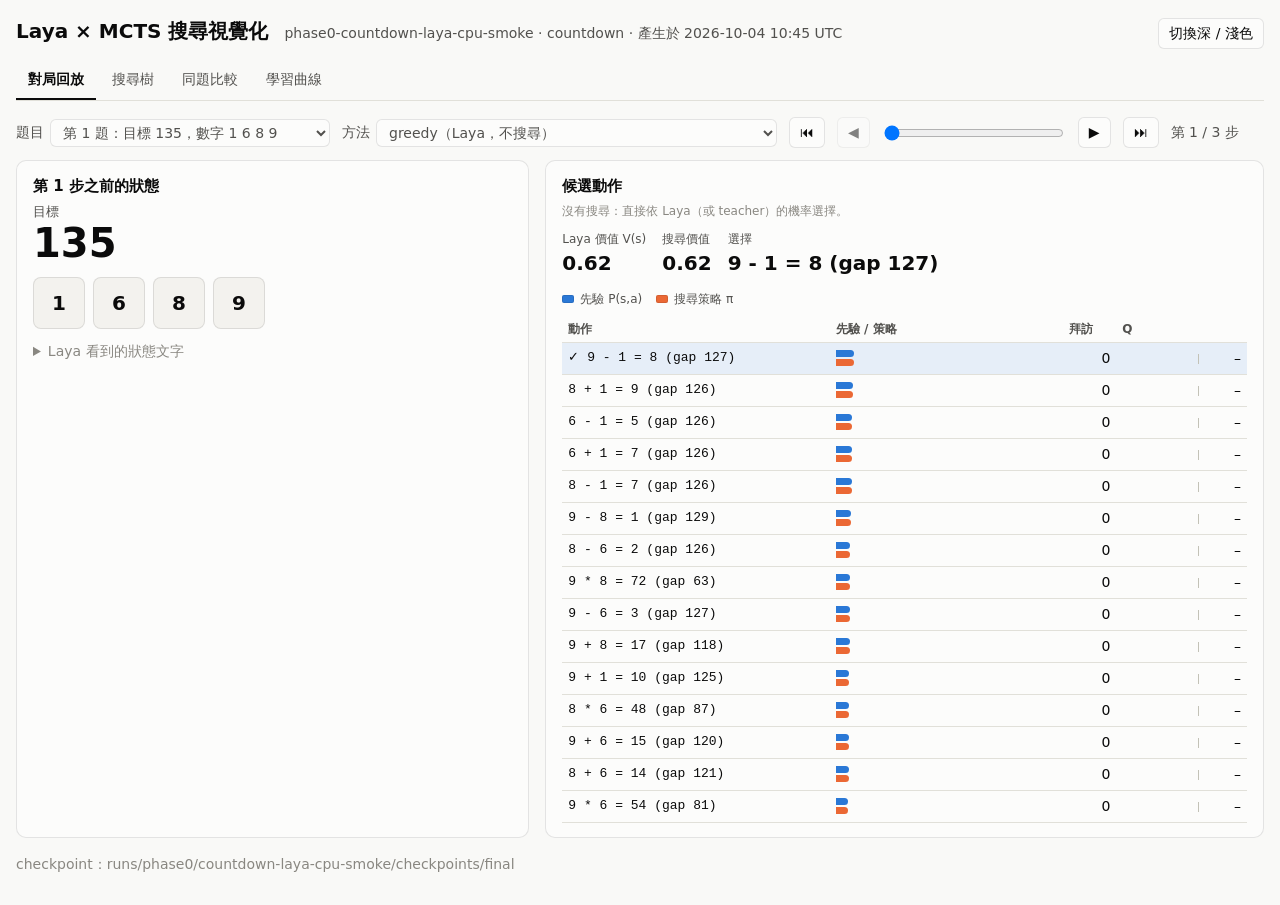
<file: docs/viz/phase0-countdown-laya-cpu-smoke.html>
<!doctype html>
<html lang="zh-Hant">
<head>
<meta charset="utf-8">
<meta name="viewport" content="width=device-width, initial-scale=1">
<title>Laya × MCTS 搜尋視覺化</title>
<style>/* Tokens follow the dataviz reference palette; dark values are their own validated steps. */
:root {
  color-scheme: light;
  --page: #f9f9f7;
  --surface-1: #fcfcfb;
  --surface-2: #f3f2ee;
  --text-primary: #0b0b0b;
  --text-secondary: #52514e;
  --text-muted: #898781;
  --grid: #e1e0d9;
  --axis: #c3c2b7;
  --border: rgba(11, 11, 11, 0.10);
  --series-1: #2a78d6;
  --series-2: #eb6834;
  --series-3: #1baf7a;
  --series-4: #eda100;
  --series-5: #e87ba4;
  --series-6: #008300;
  --series-7: #4a3aa7;
  --series-8: #e34948;
  --div-pos: #2a78d6;
  --div-neg: #e34948;
  --div-mid: #f0efec;
  --good: #0ca30c;
  --good-text: #006300;
  --critical: #d03b3b;
  --accent-wash: rgba(42, 120, 214, 0.10);
}
@media (prefers-color-scheme: dark) {
  :root:where(:not([data-theme="light"])) {
    color-scheme: dark;
    --page: #0d0d0d;
    --surface-1: #1a1a19;
    --surface-2: #232321;
    --text-primary: #ffffff;
    --text-secondary: #c3c2b7;
    --text-muted: #898781;
    --grid: #2c2c2a;
    --axis: #383835;
    --border: rgba(255, 255, 255, 0.10);
    --series-1: #3987e5;
    --series-2: #d95926;
    --series-3: #199e70;
    --series-4: #c98500;
    --series-5: #d55181;
    --series-6: #008300;
    --series-7: #9085e9;
    --series-8: #e66767;
    --div-pos: #3987e5;
    --div-neg: #e66767;
    --div-mid: #383835;
    --good: #0ca30c;
    --good-text: #0ca30c;
    --critical: #d03b3b;
    --accent-wash: rgba(57, 135, 229, 0.16);
  }
}
:root[data-theme="dark"] {
  color-scheme: dark;
  --page: #0d0d0d;
  --surface-1: #1a1a19;
  --surface-2: #232321;
  --text-primary: #ffffff;
  --text-secondary: #c3c2b7;
  --text-muted: #898781;
  --grid: #2c2c2a;
  --axis: #383835;
  --border: rgba(255, 255, 255, 0.10);
  --series-1: #3987e5;
  --series-2: #d95926;
  --series-3: #199e70;
  --series-4: #c98500;
  --series-5: #d55181;
  --series-6: #008300;
  --series-7: #9085e9;
  --series-8: #e66767;
  --div-pos: #3987e5;
  --div-neg: #e66767;
  --div-mid: #383835;
  --good: #0ca30c;
  --good-text: #0ca30c;
  --critical: #d03b3b;
  --accent-wash: rgba(57, 135, 229, 0.16);
}

* { box-sizing: border-box; }
html, body { margin: 0; background: var(--page); color: var(--text-primary); }
body { font: 14px/1.5 system-ui, -apple-system, "Segoe UI", "Noto Sans TC", sans-serif; }
button, select, input { font: inherit; color: inherit; }
.viz-root { max-width: 1280px; margin: 0 auto; padding: 16px; }

header.top { display: flex; flex-wrap: wrap; align-items: baseline; gap: 8px 16px; margin-bottom: 12px; }
header.top h1 { font-size: 20px; font-weight: 600; margin: 0; }
header.top .sub { color: var(--text-secondary); }
header.top .spacer { flex: 1; }

.tabs { display: flex; gap: 4px; border-bottom: 1px solid var(--grid); margin-bottom: 16px; overflow-x: auto; }
.tabs button { background: none; border: 0; padding: 8px 12px; color: var(--text-secondary); cursor: pointer;
  border-bottom: 2px solid transparent; white-space: nowrap; }
.tabs button[aria-selected="true"] { color: var(--text-primary); border-bottom-color: var(--text-primary); font-weight: 600; }

.controls { display: flex; flex-wrap: wrap; gap: 8px 12px; align-items: center; margin-bottom: 12px; }
.controls label { color: var(--text-secondary); display: inline-flex; gap: 6px; align-items: center; }
select, input[type="number"] { background: var(--surface-1); border: 1px solid var(--border); border-radius: 6px; padding: 4px 8px; }
input[type="range"] { width: 180px; }
.btn { background: var(--surface-1); border: 1px solid var(--border); border-radius: 6px; padding: 4px 10px; cursor: pointer; }
.btn:hover { background: var(--surface-2); }
.btn.primary { border-color: var(--text-secondary); font-weight: 600; }
.btn:disabled { opacity: 0.5; cursor: default; }

.grid2 { display: grid; grid-template-columns: minmax(280px, 5fr) minmax(320px, 7fr); gap: 16px; }
@media (max-width: 860px) { .grid2 { grid-template-columns: 1fr; } }
.card { background: var(--surface-1); border: 1px solid var(--border); border-radius: 10px; padding: 14px 16px; }
.card h2 { font-size: 15px; font-weight: 600; margin: 0 0 4px; }
.card .hint { color: var(--text-muted); font-size: 12px; margin: 0 0 10px; }
.muted { color: var(--text-muted); }
.secondary { color: var(--text-secondary); }
.tnum { font-variant-numeric: tabular-nums; }

/* environment panels */
.cd-target { font-size: 13px; color: var(--text-secondary); }
.cd-target b { display: block; font-size: 40px; line-height: 1.1; color: var(--text-primary); font-weight: 600; }
.cd-tiles { display: flex; flex-wrap: wrap; gap: 8px; margin: 12px 0; }
.cd-tile { min-width: 52px; padding: 10px 12px; text-align: center; border-radius: 8px; background: var(--surface-2);
  border: 1px solid var(--border); font-size: 20px; font-weight: 600; }
.cd-tile.hit { outline: 2px solid var(--good); outline-offset: 1px; }
.history { margin: 8px 0 0; padding-left: 18px; color: var(--text-secondary); }
.eq { font: 600 24px/1.4 ui-monospace, "SFMono-Regular", Menlo, Consolas, monospace; overflow-wrap: anywhere; margin: 8px 0; }
.eq .rel { color: var(--text-muted); padding: 0 6px; }
.statetext { white-space: pre-wrap; background: var(--surface-2); border-radius: 8px; padding: 10px 12px; margin: 8px 0 0;
  font: 13px/1.5 ui-monospace, Menlo, Consolas, monospace; max-height: 340px; overflow: auto; }
.badge { white-space: nowrap; display: inline-flex; align-items: center; gap: 6px; padding: 2px 8px; border-radius: 999px; font-size: 12px;
  border: 1px solid var(--border); background: var(--surface-2); }
.badge .dot { width: 8px; height: 8px; border-radius: 50%; }
.ok .dot { background: var(--good); }
.fail .dot { background: var(--critical); }

/* candidate table */
table.cands, table.data { width: 100%; border-collapse: collapse; }
table.cands th, table.data th { text-align: left; font-weight: 600; color: var(--text-secondary); font-size: 12px;
  border-bottom: 1px solid var(--grid); padding: 4px 6px; }
table.cands td, table.data td { border-bottom: 1px solid var(--grid); padding: 5px 6px; vertical-align: middle; }
table.cands tr.chosen td { background: var(--accent-wash); }
table.cands tr.live:hover td { background: var(--surface-2); cursor: pointer; }
td.act { font-family: ui-monospace, Menlo, Consolas, monospace; font-size: 13px; overflow-wrap: anywhere; }
td.num, th.num { text-align: right; font-variant-numeric: tabular-nums; white-space: nowrap; }
.bars { display: grid; gap: 2px; min-width: 120px; }
.bar { height: 7px; border-radius: 0 4px 4px 0; min-width: 0; }
.bar-track { width: 100%; }
.qbar { position: relative; width: 64px; height: 10px; }
.qbar .mid { position: absolute; left: 50%; top: 0; bottom: 0; width: 1px; background: var(--axis); }
.qbar .fill { position: absolute; top: 2px; height: 6px; }
.legend { display: flex; flex-wrap: wrap; gap: 4px 14px; color: var(--text-secondary); font-size: 12px; margin: 0 0 8px; }
.legend .key { display: inline-flex; align-items: center; gap: 6px; }
.legend .sw { width: 12px; height: 8px; border-radius: 2px; box-shadow: inset 0 0 0 1px var(--border); }
.legend .ln { width: 14px; height: 2px; border-radius: 1px; }
.stats { display: flex; flex-wrap: wrap; gap: 16px; margin: 4px 0 12px; }
.stat .label { color: var(--text-secondary); font-size: 12px; }
.stat .value { font-size: 20px; font-weight: 600; }

/* tree */
.tree-wrap { overflow: auto; max-height: 640px; border: 1px solid var(--grid); border-radius: 8px; background: var(--surface-1); }
.tree-wrap svg text { fill: var(--text-secondary); font-size: 11px; }
.tree-wrap .node { cursor: pointer; }
.tree-wrap .node:focus { outline: none; }
.tree-wrap .node:focus circle.hit, .tree-wrap .node:hover circle.hit { stroke: var(--text-primary); stroke-width: 1.5; }
.details dt { color: var(--text-secondary); font-size: 12px; }
.details dd { margin: 0 0 8px; }

/* charts */
.chart svg { display: block; width: 100%; height: auto; }
.chart .gridline { stroke: var(--grid); stroke-width: 1; }
.chart .axis { stroke: var(--axis); stroke-width: 1; }
.chart text { fill: var(--text-muted); font-size: 11px; }
.chart text.dlabel { fill: var(--text-secondary); font-size: 12px; }
.charts { display: grid; grid-template-columns: repeat(auto-fit, minmax(480px, 1fr)); gap: 16px; }
@media (max-width: 560px) { .charts { grid-template-columns: 1fr; } }
.tooltip { position: fixed; z-index: 10; pointer-events: none; background: var(--surface-1); color: var(--text-primary);
  border: 1px solid var(--border); border-radius: 8px; padding: 8px 10px; box-shadow: 0 4px 16px rgba(0,0,0,.12);
  font-size: 12px; max-width: 320px; }
.tooltip .row { display: flex; align-items: center; gap: 8px; }
.tooltip .row b { font-variant-numeric: tabular-nums; }
.tooltip .key { width: 12px; height: 2px; border-radius: 1px; }
.empty { color: var(--text-muted); padding: 24px; text-align: center; }
.stack { display: grid; gap: 16px; }
.path { font-family: ui-monospace, Menlo, Consolas, monospace; font-size: 12px; color: var(--text-secondary); }
.toggle { margin-left: auto; }
.error { color: var(--critical); }
</style>
</head>
<body>
<div id="app" class="viz-root"></div>
<div id="tooltip" class="tooltip" role="status" hidden></div>
<script>
window.VIZ_MODE = "static";
window.VIZ_DATA = {"meta": {"name": "phase0-countdown-laya-cpu-smoke", "env": "countdown", "env_params": {"n_numbers": 4, "target_range": [10, 200], "min_solution_steps": 2, "action_detail": "outcome"}, "checkpoint": "runs/phase0/countdown-laya-cpu-smoke/checkpoints/final", "methods": [{"label": "greedy", "searcher": "greedy", "evaluator": "model", "simulations": 0, "uses_model": true}, {"label": "puct16", "searcher": "puct", "evaluator": "model", "simulations": 16, "uses_model": true}, {"label": "uniform-puct16", "searcher": "puct", "evaluator": "uniform", "simulations": 16, "uses_model": false}, {"label": "uniform-gumbel16", "searcher": "gumbel", "evaluator": "uniform", "simulations": 16, "uses_model": false}, {"label": "rollout-puct16", "searcher": "puct", "evaluator": "rollout", "simulations": 16, "uses_model": false}, {"label": "teacher", "searcher": "teacher", "evaluator": "none", "simulations": 0, "uses_model": false}], "shown_methods": ["greedy", "puct16", "uniform-puct16", "uniform-gumbel16", "rollout-puct16", "teacher"]}, "generated": "2026-10-04 10:45 UTC", "problems": [{"id": "p0", "render": {"kind": "countdown", "target": 135, "numbers": [1, 6, 8, 9], "history": [], "use_all": false}, "text": "Target: 135. Numbers: 1, 6, 8, 9."}, {"id": "p1", "render": {"kind": "countdown", "target": 70, "numbers": [1, 2, 4, 75], "history": [], "use_all": false}, "text": "Target: 70. Numbers: 1, 2, 4, 75."}, {"id": "p2", "render": {"kind": "countdown", "target": 23, "numbers": [3, 4, 6, 9], "history": [], "use_all": false}, "text": "Target: 23. Numbers: 3, 4, 6, 9."}, {"id": "p3", "render": {"kind": "countdown", "target": 65, "numbers": [9, 10, 25, 100], "history": [], "use_all": false}, "text": "Target: 65. Numbers: 9, 10, 25, 100."}], "traces": {"p0": {"greedy": {"steps": [{"render": {"kind": "countdown", "target": 135, "numbers": [1, 6, 8, 9], "history": [], "use_all": false}, "text": "Target: 135. Numbers: 1, 6, 8, 9.", "actions": [{"text": "6 + 1 = 7 (gap 126)", "prior": 0.0736, "policy": 0.0736, "visits": 0, "q": null}, {"text": "6 - 1 = 5 (gap 126)", "prior": 0.0749, "policy": 0.0749, "visits": 0, "q": null}, {"text": "8 + 1 = 9 (gap 126)", "prior": 0.0759, "policy": 0.0759, "visits": 0, "q": null}, {"text": "8 - 1 = 7 (gap 126)", "prior": 0.0715, "policy": 0.0715, "visits": 0, "q": null}, {"text": "9 + 1 = 10 (gap 125)", "prior": 0.0607, "policy": 0.0607, "visits": 0, "q": null}, {"text": "9 - 1 = 8 (gap 127)", "prior": 0.0847, "policy": 0.0847, "visits": 0, "q": null}, {"text": "8 + 6 = 14 (gap 121)", "prior": 0.0578, "policy": 0.0578, "visits": 0, "q": null}, {"text": "8 - 6 = 2 (gap 126)", "prior": 0.0646, "policy": 0.0646, "visits": 0, "q": null}, {"text": "8 * 6 = 48 (gap 87)", "prior": 0.06, "policy": 0.06, "visits": 0, "q": null}, {"text": "9 + 6 = 15 (gap 120)", "prior": 0.06, "policy": 0.06, "visits": 0, "q": null}, {"text": "9 - 6 = 3 (gap 127)", "prior": 0.0632, "policy": 0.0632, "visits": 0, "q": null}, {"text": "9 * 6 = 54 (gap 81)", "prior": 0.0568, "policy": 0.0568, "visits": 0, "q": null}, {"text": "9 + 8 = 17 (gap 118)", "prior": 0.0624, "policy": 0.0624, "visits": 0, "q": null}, {"text": "9 - 8 = 1 (gap 129)", "prior": 0.0705, "policy": 0.0705, "visits": 0, "q": null}, {"text": "9 * 8 = 72 (gap 63)", "prior": 0.0633, "policy": 0.0633, "visits": 0, "q": null}], "selected": 5, "chosen": 5, "nn_value": 0.6219, "root_value": 0.6219, "simulations": 0}, {"render": {"kind": "countdown", "target": 135, "numbers": [6, 8, 8], "history": ["9 - 1 = 8"], "use_all": false}, "text": "Target: 135. Numbers: 6, 8, 8.", "actions": [{"text": "8 + 6 = 14 (gap 121)", "prior": 0.1657, "policy": 0.1657, "visits": 0, "q": null}, {"text": "8 - 6 = 2 (gap 127)", "prior": 0.1683, "policy": 0.1683, "visits": 0, "q": null}, {"text": "8 * 6 = 48 (gap 87)", "prior": 0.1666, "policy": 0.1666, "visits": 0, "q": null}, {"text": "8 + 8 = 16 (gap 119)", "prior": 0.1783, "policy": 0.1783, "visits": 0, "q": null}, {"text": "8 * 8 = 64 (gap 71)", "prior": 0.1519, "policy": 0.1519, "visits": 0, "q": null}, {"text": "8 / 8 = 1 (gap 129)", "prior": 0.1693, "policy": 0.1693, "visits": 0, "q": null}], "selected": 3, "chosen": 3, "nn_value": 0.5391, "root_value": 0.5391, "simulations": 0}, {"render": {"kind": "countdown", "target": 135, "numbers": [6, 16], "history": ["9 - 1 = 8", "8 + 8 = 16"], "use_all": false}, "text": "Target: 135. Numbers: 6, 16.", "actions": [{"text": "16 + 6 = 22 (gap 113)", "prior": 0.3488, "policy": 0.3488, "visits": 0, "q": null}, {"text": "16 - 6 = 10 (gap 125)", "prior": 0.3197, "policy": 0.3197, "visits": 0, "q": null}, {"text": "16 * 6 = 96 (gap 39)", "prior": 0.3316, "policy": 0.3316, "visits": 0, "q": null}], "selected": 0, "chosen": 0, "nn_value": 0.4311, "root_value": 0.4311, "simulations": 0}], "final": {"render": {"kind": "countdown", "target": 135, "numbers": [22], "history": ["9 - 1 = 8", "8 + 8 = 16", "16 + 6 = 22"], "use_all": false}, "text": "Target: 135. Numbers: 22."}, "outcome": {"success": false, "reward": 0.0, "moves": 3}}, "puct16": {"steps": [{"render": {"kind": "countdown", "target": 135, "numbers": [1, 6, 8, 9], "history": [], "use_all": false}, "text": "Target: 135. Numbers: 1, 6, 8, 9.", "actions": [{"text": "6 + 1 = 7 (gap 126)", "prior": 0.0736, "policy": 0.125, "visits": 2, "q": 0.4958}, {"text": "6 - 1 = 5 (gap 126)", "prior": 0.0749, "policy": 0.0625, "visits": 1, "q": 0.5781}, {"text": "8 + 1 = 9 (gap 126)", "prior": 0.0759, "policy": 0.0625, "visits": 1, "q": 0.5562}, {"text": "8 - 1 = 7 (gap 126)", "prior": 0.0715, "policy": 0.0625, "visits": 1, "q": 0.568}, {"text": "9 + 1 = 10 (gap 125)", "prior": 0.0607, "policy": 0.0625, "visits": 1, "q": 0.5786}, {"text": "9 - 1 = 8 (gap 127)", "prior": 0.0847, "policy": 0.0625, "visits": 1, "q": 0.5391}, {"text": "8 + 6 = 14 (gap 121)", "prior": 0.0578, "policy": 0.0625, "visits": 1, "q": 0.5547}, {"text": "8 - 6 = 2 (gap 126)", "prior": 0.0646, "policy": 0.0625, "visits": 1, "q": 0.5449}, {"text": "8 * 6 = 48 (gap 87)", "prior": 0.06, "policy": 0.0625, "visits": 1, "q": 0.5184}, {"text": "9 + 6 = 15 (gap 120)", "prior": 0.06, "policy": 0.0625, "visits": 1, "q": 0.5326}, {"text": "9 - 6 = 3 (gap 127)", "prior": 0.0632, "policy": 0.0625, "visits": 1, "q": 0.5413}, {"text": "9 * 6 = 54 (gap 81)", "prior": 0.0568, "policy": 0.0625, "visits": 1, "q": 0.548}, {"text": "9 + 8 = 17 (gap 118)", "prior": 0.0624, "policy": 0.0625, "visits": 1, "q": 0.5133}, {"text": "9 - 8 = 1 (gap 129)", "prior": 0.0705, "policy": 0.0625, "visits": 1, "q": 0.4917}, {"text": "9 * 8 = 72 (gap 63)", "prior": 0.0633, "policy": 0.0625, "visits": 1, "q": 0.5123}], "selected": 0, "chosen": 0, "nn_value": 0.6219, "root_value": 0.5406, "simulations": 16, "tree": {"a": null, "p": 1.0, "n": 17, "q": 0.5406, "children": [{"a": "6 + 1 = 7 (gap 126)", "p": 0.0736, "n": 2, "q": 0.4958, "children": [{"a": "9 * 8 = 72 (gap 63)", "p": 0.3249, "n": 1, "q": 0.4061, "children": [], "v": 0.4061, "hidden": 0}], "v": 0.5855, "s": "Target: 135. Numbers: 7, 8, 9.", "hidden": 0}, {"a": "6 - 1 = 5 (gap 126)", "p": 0.0749, "n": 1, "q": 0.5781, "children": [], "v": 0.5781, "hidden": 0}, {"a": "8 + 1 = 9 (gap 126)", "p": 0.0759, "n": 1, "q": 0.5562, "children": [], "v": 0.5562, "hidden": 0}, {"a": "8 - 1 = 7 (gap 126)", "p": 0.0715, "n": 1, "q": 0.568, "children": [], "v": 0.568, "hidden": 0}, {"a": "9 + 1 = 10 (gap 125)", "p": 0.0607, "n": 1, "q": 0.5786, "children": [], "v": 0.5786, "hidden": 0}, {"a": "9 - 1 = 8 (gap 127)", "p": 0.0847, "n": 1, "q": 0.5391, "children": [], "v": 0.5391, "hidden": 0}, {"a": "8 + 6 = 14 (gap 121)", "p": 0.0578, "n": 1, "q": 0.5547, "children": [], "v": 0.5547, "hidden": 0}, {"a": "8 - 6 = 2 (gap 126)", "p": 0.0646, "n": 1, "q": 0.5449, "children": [], "v": 0.5449, "hidden": 0}], "v": 0.6219, "s": "Target: 135. Numbers: 1, 6, 8, 9.", "hidden": 7, "size": 10}}, {"render": {"kind": "countdown", "target": 135, "numbers": [7, 8, 9], "history": ["6 + 1 = 7"], "use_all": false}, "text": "Target: 135. Numbers: 7, 8, 9.", "actions": [{"text": "8 + 7 = 15 (gap 120)", "prior": 0.0649, "policy": 0.3125, "visits": 5, "q": 0.8857}, {"text": "8 - 7 = 1 (gap 126)", "prior": 0.0663, "policy": 0.125, "visits": 2, "q": -0.306}, {"text": "8 * 7 = 56 (gap 79)", "prior": 0.0603, "policy": 0.0625, "visits": 1, "q": 0.4235}, {"text": "9 + 7 = 16 (gap 119)", "prior": 0.0667, "policy": 0.125, "visits": 2, "q": -0.2855}, {"text": "9 - 7 = 2 (gap 127)", "prior": 0.0601, "policy": 0.0, "visits": 0, "q": null}, {"text": "9 * 7 = 63 (gap 72)", "prior": 0.2397, "policy": 0.1875, "visits": 3, "q": -0.5309}, {"text": "9 + 8 = 17 (gap 118)", "prior": 0.0571, "policy": 0.0, "visits": 0, "q": null}, {"text": "9 - 8 = 1 (gap 128)", "prior": 0.0599, "policy": 0.0, "visits": 0, "q": null}, {"text": "9 * 8 = 72 (gap 63)", "prior": 0.3249, "policy": 0.1875, "visits": 3, "q": -0.5313}], "selected": 0, "chosen": 0, "nn_value": 0.5855, "root_value": 0.0628, "simulations": 16, "tree": {"a": null, "p": 1.0, "n": 17, "q": 0.0628, "children": [{"a": "8 + 7 = 15 (gap 120)", "p": 0.0649, "n": 5, "q": 0.8857, "children": [{"a": "15 * 9 = 135 (gap 0)", "p": 0.9912, "n": 4, "q": 1.0, "children": [], "t": true, "tv": 1.0, "ok": true, "s": "Target: 135. Numbers: 135.", "hidden": 0}], "v": 0.4286, "s": "Target: 135. Numbers: 9, 15.", "hidden": 0}, {"a": "9 * 7 = 63 (gap 72)", "p": 0.2397, "n": 3, "q": -0.5309, "children": [{"a": "63 + 8 = 71 (gap 64)", "p": 0.3362, "n": 1, "q": -1.0, "children": [], "t": true, "tv": -1.0, "ok": false, "s": "Target: 135. Numbers: 71.", "hidden": 0}, {"a": "63 * 8 = 504 (gap 369)", "p": 0.3375, "n": 1, "q": -1.0, "children": [], "t": true, "tv": -1.0, "ok": false, "s": "Target: 135. Numbers: 504.", "hidden": 0}], "v": 0.4072, "s": "Target: 135. Numbers: 8, 63.", "hidden": 0}, {"a": "9 * 8 = 72 (gap 63)", "p": 0.3249, "n": 3, "q": -0.5313, "children": [{"a": "72 + 7 = 79 (gap 56)", "p": 0.3491, "n": 1, "q": -1.0, "children": [], "t": true, "tv": -1.0, "ok": false, "s": "Target: 135. Numbers: 79.", "hidden": 0}, {"a": "72 - 7 = 65 (gap 70)", "p": 0.3278, "n": 1, "q": -1.0, "children": [], "t": true, "tv": -1.0, "ok": false, "s": "Target: 135. Numbers: 65.", "hidden": 0}], "v": 0.4061, "s": "Target: 135. Numbers: 7, 72.", "hidden": 0}, {"a": "8 - 7 = 1 (gap 126)", "p": 0.0663, "n": 2, "q": -0.306, "children": [{"a": "9 - 1 = 8 (gap 127)", "p": 0.5009, "n": 1, "q": -1.0, "children": [], "t": true, "tv": -1.0, "ok": false, "s": "Target: 135. Numbers: 8.", "hidden": 0}], "v": 0.388, "s": "Target: 135. Numbers: 1, 9.", "hidden": 0}, {"a": "9 + 7 = 16 (gap 119)", "p": 0.0667, "n": 2, "q": -0.2855, "children": [{"a": "16 * 8 = 128 (gap 7)", "p": 0.3159, "n": 1, "q": -1.0, "children": [], "t": true, "tv": -1.0, "ok": false, "s": "Target: 135. Numbers: 128.", "hidden": 0}], "v": 0.4289, "s": "Target: 135. Numbers: 8, 16.", "hidden": 0}, {"a": "8 * 7 = 56 (gap 79)", "p": 0.0603, "n": 1, "q": 0.4235, "children": [], "v": 0.4235, "hidden": 0}], "v": 0.5855, "s": "Target: 135. Numbers: 7, 8, 9.", "hidden": 0, "size": 14}}, {"render": {"kind": "countdown", "target": 135, "numbers": [9, 15], "history": ["6 + 1 = 7", "8 + 7 = 15"], "use_all": false}, "text": "Target: 135. Numbers: 9, 15.", "actions": [{"text": "15 + 9 = 24 (gap 111)", "prior": 0.0044, "policy": 0.0, "visits": 0, "q": null}, {"text": "15 - 9 = 6 (gap 129)", "prior": 0.0044, "policy": 0.0, "visits": 0, "q": null}, {"text": "15 * 9 = 135 (gap 0)", "prior": 0.9912, "policy": 1.0, "visits": 16, "q": 1.0}], "selected": 2, "chosen": 2, "nn_value": 0.4286, "root_value": 0.9664, "simulations": 16, "tree": {"a": null, "p": 1.0, "n": 17, "q": 0.9664, "children": [{"a": "15 * 9 = 135 (gap 0)", "p": 0.9912, "n": 16, "q": 1.0, "children": [], "t": true, "tv": 1.0, "ok": true, "s": "Target: 135. Numbers: 135.", "hidden": 0}], "v": 0.4286, "s": "Target: 135. Numbers: 9, 15.", "hidden": 0, "size": 2}}], "final": {"render": {"kind": "countdown", "target": 135, "numbers": [135], "history": ["6 + 1 = 7", "8 + 7 = 15", "15 * 9 = 135"], "use_all": false}, "text": "Target: 135. Numbers: 135."}, "outcome": {"success": true, "reward": 1.0, "moves": 3}}, "uniform-puct16": {"steps": [{"render": {"kind": "countdown", "target": 135, "numbers": [1, 6, 8, 9], "history": [], "use_all": false}, "text": "Target: 135. Numbers: 1, 6, 8, 9.", "actions": [{"text": "6 + 1 = 7 (gap 126)", "prior": 0.0667, "policy": 0.125, "visits": 2, "q": 0.0}, {"text": "6 - 1 = 5 (gap 126)", "prior": 0.0667, "policy": 0.0625, "visits": 1, "q": 0.0}, {"text": "8 + 1 = 9 (gap 126)", "prior": 0.0667, "policy": 0.0625, "visits": 1, "q": 0.0}, {"text": "8 - 1 = 7 (gap 126)", "prior": 0.0667, "policy": 0.0625, "visits": 1, "q": 0.0}, {"text": "9 + 1 = 10 (gap 125)", "prior": 0.0667, "policy": 0.0625, "visits": 1, "q": 0.0}, {"text": "9 - 1 = 8 (gap 127)", "prior": 0.0667, "policy": 0.0625, "visits": 1, "q": 0.0}, {"text": "8 + 6 = 14 (gap 121)", "prior": 0.0667, "policy": 0.0625, "visits": 1, "q": 0.0}, {"text": "8 - 6 = 2 (gap 126)", "prior": 0.0667, "policy": 0.0625, "visits": 1, "q": 0.0}, {"text": "8 * 6 = 48 (gap 87)", "prior": 0.0667, "policy": 0.0625, "visits": 1, "q": 0.0}, {"text": "9 + 6 = 15 (gap 120)", "prior": 0.0667, "policy": 0.0625, "visits": 1, "q": 0.0}, {"text": "9 - 6 = 3 (gap 127)", "prior": 0.0667, "policy": 0.0625, "visits": 1, "q": 0.0}, {"text": "9 * 6 = 54 (gap 81)", "prior": 0.0667, "policy": 0.0625, "visits": 1, "q": 0.0}, {"text": "9 + 8 = 17 (gap 118)", "prior": 0.0667, "policy": 0.0625, "visits": 1, "q": 0.0}, {"text": "9 - 8 = 1 (gap 129)", "prior": 0.0667, "policy": 0.0625, "visits": 1, "q": 0.0}, {"text": "9 * 8 = 72 (gap 63)", "prior": 0.0667, "policy": 0.0625, "visits": 1, "q": 0.0}], "selected": 0, "chosen": 0, "nn_value": 0.0, "root_value": 0.0, "simulations": 16}, {"render": {"kind": "countdown", "target": 135, "numbers": [7, 8, 9], "history": ["6 + 1 = 7"], "use_all": false}, "text": "Target: 135. Numbers: 7, 8, 9.", "actions": [{"text": "8 + 7 = 15 (gap 120)", "prior": 0.1111, "policy": 0.125, "visits": 2, "q": -0.5}, {"text": "8 - 7 = 1 (gap 126)", "prior": 0.1111, "policy": 0.125, "visits": 2, "q": -0.5}, {"text": "8 * 7 = 56 (gap 79)", "prior": 0.1111, "policy": 0.125, "visits": 2, "q": -0.5}, {"text": "9 + 7 = 16 (gap 119)", "prior": 0.1111, "policy": 0.125, "visits": 2, "q": -0.5}, {"text": "9 - 7 = 2 (gap 127)", "prior": 0.1111, "policy": 0.125, "visits": 2, "q": -0.5}, {"text": "9 * 7 = 63 (gap 72)", "prior": 0.1111, "policy": 0.125, "visits": 2, "q": -0.5}, {"text": "9 + 8 = 17 (gap 118)", "prior": 0.1111, "policy": 0.125, "visits": 2, "q": -0.5}, {"text": "9 - 8 = 1 (gap 128)", "prior": 0.1111, "policy": 0.0625, "visits": 1, "q": 0.0}, {"text": "9 * 8 = 72 (gap 63)", "prior": 0.1111, "policy": 0.0625, "visits": 1, "q": 0.0}], "selected": 0, "chosen": 0, "nn_value": 0.0, "root_value": -0.4118, "simulations": 16}, {"render": {"kind": "countdown", "target": 135, "numbers": [9, 15], "history": ["6 + 1 = 7", "8 + 7 = 15"], "use_all": false}, "text": "Target: 135. Numbers: 9, 15.", "actions": [{"text": "15 + 9 = 24 (gap 111)", "prior": 0.3333, "policy": 0.0625, "visits": 1, "q": -1.0}, {"text": "15 - 9 = 6 (gap 129)", "prior": 0.3333, "policy": 0.0625, "visits": 1, "q": -1.0}, {"text": "15 * 9 = 135 (gap 0)", "prior": 0.3333, "policy": 0.875, "visits": 14, "q": 1.0}], "selected": 2, "chosen": 2, "nn_value": 0.0, "root_value": 0.7059, "simulations": 16}], "final": {"render": {"kind": "countdown", "target": 135, "numbers": [135], "history": ["6 + 1 = 7", "8 + 7 = 15", "15 * 9 = 135"], "use_all": false}, "text": "Target: 135. Numbers: 135."}, "outcome": {"success": true, "reward": 1.0, "moves": 3}}, "uniform-gumbel16": {"steps": [{"render": {"kind": "countdown", "target": 135, "numbers": [1, 6, 8, 9], "history": [], "use_all": false}, "text": "Target: 135. Numbers: 1, 6, 8, 9.", "actions": [{"text": "6 + 1 = 7 (gap 126)", "prior": 0.0667, "policy": 0.0667, "visits": 4, "q": 0.0}, {"text": "6 - 1 = 5 (gap 126)", "prior": 0.0667, "policy": 0.0667, "visits": 4, "q": 0.0}, {"text": "8 + 1 = 9 (gap 126)", "prior": 0.0667, "policy": 0.0667, "visits": 2, "q": 0.0}, {"text": "8 - 1 = 7 (gap 126)", "prior": 0.0667, "policy": 0.0667, "visits": 2, "q": 0.0}, {"text": "9 + 1 = 10 (gap 125)", "prior": 0.0667, "policy": 0.0667, "visits": 1, "q": 0.0}, {"text": "9 - 1 = 8 (gap 127)", "prior": 0.0667, "policy": 0.0667, "visits": 1, "q": 0.0}, {"text": "8 + 6 = 14 (gap 121)", "prior": 0.0667, "policy": 0.0667, "visits": 1, "q": 0.0}, {"text": "8 - 6 = 2 (gap 126)", "prior": 0.0667, "policy": 0.0667, "visits": 1, "q": 0.0}, {"text": "8 * 6 = 48 (gap 87)", "prior": 0.0667, "policy": 0.0667, "visits": 0, "q": null}, {"text": "9 + 6 = 15 (gap 120)", "prior": 0.0667, "policy": 0.0667, "visits": 0, "q": null}, {"text": "9 - 6 = 3 (gap 127)", "prior": 0.0667, "policy": 0.0667, "visits": 0, "q": null}, {"text": "9 * 6 = 54 (gap 81)", "prior": 0.0667, "policy": 0.0667, "visits": 0, "q": null}, {"text": "9 + 8 = 17 (gap 118)", "prior": 0.0667, "policy": 0.0667, "visits": 0, "q": null}, {"text": "9 - 8 = 1 (gap 129)", "prior": 0.0667, "policy": 0.0667, "visits": 0, "q": null}, {"text": "9 * 8 = 72 (gap 63)", "prior": 0.0667, "policy": 0.0667, "visits": 0, "q": null}], "selected": 0, "chosen": 0, "nn_value": 0.0, "root_value": 0.0, "simulations": 16}, {"render": {"kind": "countdown", "target": 135, "numbers": [7, 8, 9], "history": ["6 + 1 = 7"], "use_all": false}, "text": "Target: 135. Numbers: 7, 8, 9.", "actions": [{"text": "8 + 7 = 15 (gap 120)", "prior": 0.1111, "policy": 0.0003, "visits": 4, "q": -0.25}, {"text": "8 - 7 = 1 (gap 126)", "prior": 0.1111, "policy": 0.0, "visits": 4, "q": -0.75}, {"text": "8 * 7 = 56 (gap 79)", "prior": 0.1111, "policy": 0.0, "visits": 2, "q": -0.5}, {"text": "9 + 7 = 16 (gap 119)", "prior": 0.1111, "policy": 0.0, "visits": 2, "q": -0.5}, {"text": "9 - 7 = 2 (gap 127)", "prior": 0.1111, "policy": 0.2498, "visits": 1, "q": 0.0}, {"text": "9 * 7 = 63 (gap 72)", "prior": 0.1111, "policy": 0.2498, "visits": 1, "q": 0.0}, {"text": "9 + 8 = 17 (gap 118)", "prior": 0.1111, "policy": 0.2498, "visits": 1, "q": 0.0}, {"text": "9 - 8 = 1 (gap 128)", "prior": 0.1111, "policy": 0.2498, "visits": 1, "q": 0.0}, {"text": "9 * 8 = 72 (gap 63)", "prior": 0.1111, "policy": 0.0004, "visits": 0, "q": null}], "selected": 0, "chosen": 0, "nn_value": 0.0, "root_value": -0.0002, "simulations": 16}, {"render": {"kind": "countdown", "target": 135, "numbers": [9, 15], "history": ["6 + 1 = 7", "8 + 7 = 15"], "use_all": false}, "text": "Target: 135. Numbers: 9, 15.", "actions": [{"text": "15 + 9 = 24 (gap 111)", "prior": 0.3333, "policy": 0.0, "visits": 6, "q": -1.0}, {"text": "15 - 9 = 6 (gap 129)", "prior": 0.3333, "policy": 0.0, "visits": 2, "q": -1.0}, {"text": "15 * 9 = 135 (gap 0)", "prior": 0.3333, "policy": 1.0, "visits": 8, "q": 1.0}], "selected": 2, "chosen": 2, "nn_value": 0.0, "root_value": 1.0, "simulations": 16}], "final": {"render": {"kind": "countdown", "target": 135, "numbers": [135], "history": ["6 + 1 = 7", "8 + 7 = 15", "15 * 9 = 135"], "use_all": false}, "text": "Target: 135. Numbers: 135."}, "outcome": {"success": true, "reward": 1.0, "moves": 3}}, "rollout-puct16": {"steps": [{"render": {"kind": "countdown", "target": 135, "numbers": [1, 6, 8, 9], "history": [], "use_all": false}, "text": "Target: 135. Numbers: 1, 6, 8, 9.", "actions": [{"text": "6 + 1 = 7 (gap 126)", "prior": 0.0667, "policy": 0.125, "visits": 2, "q": 0.0}, {"text": "6 - 1 = 5 (gap 126)", "prior": 0.0667, "policy": 0.0625, "visits": 1, "q": -1.0}, {"text": "8 + 1 = 9 (gap 126)", "prior": 0.0667, "policy": 0.0625, "visits": 1, "q": -1.0}, {"text": "8 - 1 = 7 (gap 126)", "prior": 0.0667, "policy": 0.0625, "visits": 1, "q": -1.0}, {"text": "9 + 1 = 10 (gap 125)", "prior": 0.0667, "policy": 0.0625, "visits": 1, "q": -1.0}, {"text": "9 - 1 = 8 (gap 127)", "prior": 0.0667, "policy": 0.0625, "visits": 1, "q": -1.0}, {"text": "8 + 6 = 14 (gap 121)", "prior": 0.0667, "policy": 0.0625, "visits": 1, "q": -1.0}, {"text": "8 - 6 = 2 (gap 126)", "prior": 0.0667, "policy": 0.0625, "visits": 1, "q": -1.0}, {"text": "8 * 6 = 48 (gap 87)", "prior": 0.0667, "policy": 0.0625, "visits": 1, "q": -1.0}, {"text": "9 + 6 = 15 (gap 120)", "prior": 0.0667, "policy": 0.0625, "visits": 1, "q": -1.0}, {"text": "9 - 6 = 3 (gap 127)", "prior": 0.0667, "policy": 0.0625, "visits": 1, "q": -1.0}, {"text": "9 * 6 = 54 (gap 81)", "prior": 0.0667, "policy": 0.0625, "visits": 1, "q": -1.0}, {"text": "9 + 8 = 17 (gap 118)", "prior": 0.0667, "policy": 0.0625, "visits": 1, "q": -1.0}, {"text": "9 - 8 = 1 (gap 129)", "prior": 0.0667, "policy": 0.0625, "visits": 1, "q": -1.0}, {"text": "9 * 8 = 72 (gap 63)", "prior": 0.0667, "policy": 0.0625, "visits": 1, "q": -1.0}], "selected": 0, "chosen": 0, "nn_value": -1.0, "root_value": -0.8824, "simulations": 16}, {"render": {"kind": "countdown", "target": 135, "numbers": [7, 8, 9], "history": ["6 + 1 = 7"], "use_all": false}, "text": "Target: 135. Numbers: 7, 8, 9.", "actions": [{"text": "8 + 7 = 15 (gap 120)", "prior": 0.1111, "policy": 0.125, "visits": 2, "q": -1.0}, {"text": "8 - 7 = 1 (gap 126)", "prior": 0.1111, "policy": 0.125, "visits": 2, "q": -1.0}, {"text": "8 * 7 = 56 (gap 79)", "prior": 0.1111, "policy": 0.125, "visits": 2, "q": -1.0}, {"text": "9 + 7 = 16 (gap 119)", "prior": 0.1111, "policy": 0.125, "visits": 2, "q": -1.0}, {"text": "9 - 7 = 2 (gap 127)", "prior": 0.1111, "policy": 0.125, "visits": 2, "q": -1.0}, {"text": "9 * 7 = 63 (gap 72)", "prior": 0.1111, "policy": 0.125, "visits": 2, "q": -1.0}, {"text": "9 + 8 = 17 (gap 118)", "prior": 0.1111, "policy": 0.125, "visits": 2, "q": -1.0}, {"text": "9 - 8 = 1 (gap 128)", "prior": 0.1111, "policy": 0.0625, "visits": 1, "q": -1.0}, {"text": "9 * 8 = 72 (gap 63)", "prior": 0.1111, "policy": 0.0625, "visits": 1, "q": -1.0}], "selected": 0, "chosen": 0, "nn_value": -1.0, "root_value": -1.0, "simulations": 16}, {"render": {"kind": "countdown", "target": 135, "numbers": [9, 15], "history": ["6 + 1 = 7", "8 + 7 = 15"], "use_all": false}, "text": "Target: 135. Numbers: 9, 15.", "actions": [{"text": "15 + 9 = 24 (gap 111)", "prior": 0.3333, "policy": 0.0625, "visits": 1, "q": -1.0}, {"text": "15 - 9 = 6 (gap 129)", "prior": 0.3333, "policy": 0.0625, "visits": 1, "q": -1.0}, {"text": "15 * 9 = 135 (gap 0)", "prior": 0.3333, "policy": 0.875, "visits": 14, "q": 1.0}], "selected": 2, "chosen": 2, "nn_value": -1.0, "root_value": 0.6471, "simulations": 16}], "final": {"render": {"kind": "countdown", "target": 135, "numbers": [135], "history": ["6 + 1 = 7", "8 + 7 = 15", "15 * 9 = 135"], "use_all": false}, "text": "Target: 135. Numbers: 135."}, "outcome": {"success": true, "reward": 1.0, "moves": 3}}, "teacher": {"steps": [{"render": {"kind": "countdown", "target": 135, "numbers": [1, 6, 8, 9], "history": [], "use_all": false}, "text": "Target: 135. Numbers: 1, 6, 8, 9.", "actions": [{"text": "6 + 1 = 7 (gap 126)", "prior": 0.25, "policy": 0.25, "visits": 0, "q": 0.0}, {"text": "6 - 1 = 5 (gap 126)", "prior": 0.0, "policy": 0.0, "visits": 0, "q": 0.0}, {"text": "8 + 1 = 9 (gap 126)", "prior": 0.25, "policy": 0.25, "visits": 0, "q": 0.0}, {"text": "8 - 1 = 7 (gap 126)", "prior": 0.0, "policy": 0.0, "visits": 0, "q": 0.0}, {"text": "9 + 1 = 10 (gap 125)", "prior": 0.0, "policy": 0.0, "visits": 0, "q": 0.0}, {"text": "9 - 1 = 8 (gap 127)", "prior": 0.0, "policy": 0.0, "visits": 0, "q": 0.0}, {"text": "8 + 6 = 14 (gap 121)", "prior": 0.25, "policy": 0.25, "visits": 0, "q": 0.0}, {"text": "8 - 6 = 2 (gap 126)", "prior": 0.0, "policy": 0.0, "visits": 0, "q": 0.0}, {"text": "8 * 6 = 48 (gap 87)", "prior": 0.0, "policy": 0.0, "visits": 0, "q": 0.0}, {"text": "9 + 6 = 15 (gap 120)", "prior": 0.25, "policy": 0.25, "visits": 0, "q": 0.0}, {"text": "9 - 6 = 3 (gap 127)", "prior": 0.0, "policy": 0.0, "visits": 0, "q": 0.0}, {"text": "9 * 6 = 54 (gap 81)", "prior": 0.0, "policy": 0.0, "visits": 0, "q": 0.0}, {"text": "9 + 8 = 17 (gap 118)", "prior": 0.0, "policy": 0.0, "visits": 0, "q": 0.0}, {"text": "9 - 8 = 1 (gap 129)", "prior": 0.0, "policy": 0.0, "visits": 0, "q": 0.0}, {"text": "9 * 8 = 72 (gap 63)", "prior": 0.0, "policy": 0.0, "visits": 0, "q": 0.0}], "selected": 0, "chosen": 0, "nn_value": null, "root_value": 1.0, "simulations": 0}, {"render": {"kind": "countdown", "target": 135, "numbers": [7, 8, 9], "history": ["6 + 1 = 7"], "use_all": false}, "text": "Target: 135. Numbers: 7, 8, 9.", "actions": [{"text": "8 + 7 = 15 (gap 120)", "prior": 1.0, "policy": 1.0, "visits": 0, "q": 0.0}, {"text": "8 - 7 = 1 (gap 126)", "prior": 0.0, "policy": 0.0, "visits": 0, "q": 0.0}, {"text": "8 * 7 = 56 (gap 79)", "prior": 0.0, "policy": 0.0, "visits": 0, "q": 0.0}, {"text": "9 + 7 = 16 (gap 119)", "prior": 0.0, "policy": 0.0, "visits": 0, "q": 0.0}, {"text": "9 - 7 = 2 (gap 127)", "prior": 0.0, "policy": 0.0, "visits": 0, "q": 0.0}, {"text": "9 * 7 = 63 (gap 72)", "prior": 0.0, "policy": 0.0, "visits": 0, "q": 0.0}, {"text": "9 + 8 = 17 (gap 118)", "prior": 0.0, "policy": 0.0, "visits": 0, "q": 0.0}, {"text": "9 - 8 = 1 (gap 128)", "prior": 0.0, "policy": 0.0, "visits": 0, "q": 0.0}, {"text": "9 * 8 = 72 (gap 63)", "prior": 0.0, "policy": 0.0, "visits": 0, "q": 0.0}], "selected": 0, "chosen": 0, "nn_value": null, "root_value": 1.0, "simulations": 0}, {"render": {"kind": "countdown", "target": 135, "numbers": [9, 15], "history": ["6 + 1 = 7", "8 + 7 = 15"], "use_all": false}, "text": "Target: 135. Numbers: 9, 15.", "actions": [{"text": "15 + 9 = 24 (gap 111)", "prior": 0.0, "policy": 0.0, "visits": 0, "q": 0.0}, {"text": "15 - 9 = 6 (gap 129)", "prior": 0.0, "policy": 0.0, "visits": 0, "q": 0.0}, {"text": "15 * 9 = 135 (gap 0)", "prior": 1.0, "policy": 1.0, "visits": 0, "q": 0.0}], "selected": 2, "chosen": 2, "nn_value": null, "root_value": 1.0, "simulations": 0}], "final": {"render": {"kind": "countdown", "target": 135, "numbers": [135], "history": ["6 + 1 = 7", "8 + 7 = 15", "15 * 9 = 135"], "use_all": false}, "text": "Target: 135. Numbers: 135."}, "outcome": {"success": true, "reward": 1.0, "moves": 3}}}, "p1": {"greedy": {"steps": [{"render": {"kind": "countdown", "target": 70, "numbers": [1, 2, 4, 75], "history": [], "use_all": false}, "text": "Target: 70. Numbers: 1, 2, 4, 75.", "actions": [{"text": "2 + 1 = 3 (gap 5)", "prior": 0.0643, "policy": 0.0643, "visits": 0, "q": null}, {"text": "2 - 1 = 1 (gap 5)", "prior": 0.026, "policy": 0.026, "visits": 0, "q": null}, {"text": "4 + 1 = 5 (gap 5)", "prior": 0.1052, "policy": 0.1052, "visits": 0, "q": null}, {"text": "4 - 1 = 3 (gap 5)", "prior": 0.0589, "policy": 0.0589, "visits": 0, "q": null}, {"text": "75 + 1 = 76 (gap 6)", "prior": 0.0802, "policy": 0.0802, "visits": 0, "q": null}, {"text": "75 - 1 = 74 (gap 4)", "prior": 0.1374, "policy": 0.1374, "visits": 0, "q": null}, {"text": "4 + 2 = 6 (gap 5)", "prior": 0.1059, "policy": 0.1059, "visits": 0, "q": null}, {"text": "4 - 2 = 2 (gap 5)", "prior": 0.0249, "policy": 0.0249, "visits": 0, "q": null}, {"text": "4 * 2 = 8 (gap 5)", "prior": 0.0241, "policy": 0.0241, "visits": 0, "q": null}, {"text": "4 / 2 = 2 (gap 5)", "prior": 0.0258, "policy": 0.0258, "visits": 0, "q": null}, {"text": "75 + 2 = 77 (gap 7)", "prior": 0.0269, "policy": 0.0269, "visits": 0, "q": null}, {"text": "75 - 2 = 73 (gap 3)", "prior": 0.0584, "policy": 0.0584, "visits": 0, "q": null}, {"text": "75 * 2 = 150 (gap 66)", "prior": 0.0209, "policy": 0.0209, "visits": 0, "q": null}, {"text": "75 + 4 = 79 (gap 9)", "prior": 0.0259, "policy": 0.0259, "visits": 0, "q": null}, {"text": "75 - 4 = 71 (gap 1)", "prior": 0.1938, "policy": 0.1938, "visits": 0, "q": null}, {"text": "75 * 4 = 300 (gap 68)", "prior": 0.0213, "policy": 0.0213, "visits": 0, "q": null}], "selected": 14, "chosen": 14, "nn_value": 0.6535, "root_value": 0.6535, "simulations": 0}, {"render": {"kind": "countdown", "target": 70, "numbers": [1, 2, 71], "history": ["75 - 4 = 71"], "use_all": false}, "text": "Target: 70. Numbers: 1, 2, 71.", "actions": [{"text": "2 + 1 = 3 (gap 1)", "prior": 0.0129, "policy": 0.0129, "visits": 0, "q": null}, {"text": "2 - 1 = 1 (gap 1)", "prior": 0.0141, "policy": 0.0141, "visits": 0, "q": null}, {"text": "71 + 1 = 72 (gap 2)", "prior": 0.0144, "policy": 0.0144, "visits": 0, "q": null}, {"text": "71 - 1 = 70 (gap 0)", "prior": 0.9322, "policy": 0.9322, "visits": 0, "q": null}, {"text": "71 + 2 = 73 (gap 3)", "prior": 0.0038, "policy": 0.0038, "visits": 0, "q": null}, {"text": "71 - 2 = 69 (gap 1)", "prior": 0.02, "policy": 0.02, "visits": 0, "q": null}, {"text": "71 * 2 = 142 (gap 69)", "prior": 0.0027, "policy": 0.0027, "visits": 0, "q": null}], "selected": 3, "chosen": 3, "nn_value": 0.5775, "root_value": 0.5775, "simulations": 0}], "final": {"render": {"kind": "countdown", "target": 70, "numbers": [2, 70], "history": ["75 - 4 = 71", "71 - 1 = 70"], "use_all": false}, "text": "Target: 70. Numbers: 2, 70."}, "outcome": {"success": true, "reward": 1.0, "moves": 2}}, "puct16": {"steps": [{"render": {"kind": "countdown", "target": 70, "numbers": [1, 2, 4, 75], "history": [], "use_all": false}, "text": "Target: 70. Numbers: 1, 2, 4, 75.", "actions": [{"text": "2 + 1 = 3 (gap 5)", "prior": 0.0643, "policy": 0.0625, "visits": 1, "q": 0.5963}, {"text": "2 - 1 = 1 (gap 5)", "prior": 0.026, "policy": 0.0, "visits": 0, "q": null}, {"text": "4 + 1 = 5 (gap 5)", "prior": 0.1052, "policy": 0.0625, "visits": 1, "q": 0.58}, {"text": "4 - 1 = 3 (gap 5)", "prior": 0.0589, "policy": 0.0625, "visits": 1, "q": 0.5774}, {"text": "75 + 1 = 76 (gap 6)", "prior": 0.0802, "policy": 0.0625, "visits": 1, "q": 0.5785}, {"text": "75 - 1 = 74 (gap 4)", "prior": 0.1374, "policy": 0.0625, "visits": 1, "q": 0.5949}, {"text": "4 + 2 = 6 (gap 5)", "prior": 0.1059, "policy": 0.0625, "visits": 1, "q": 0.5587}, {"text": "4 - 2 = 2 (gap 5)", "prior": 0.0249, "policy": 0.0, "visits": 0, "q": null}, {"text": "4 * 2 = 8 (gap 5)", "prior": 0.0241, "policy": 0.0, "visits": 0, "q": null}, {"text": "4 / 2 = 2 (gap 5)", "prior": 0.0258, "policy": 0.0, "visits": 0, "q": null}, {"text": "75 + 2 = 77 (gap 7)", "prior": 0.0269, "policy": 0.0, "visits": 0, "q": null}, {"text": "75 - 2 = 73 (gap 3)", "prior": 0.0584, "policy": 0.0625, "visits": 1, "q": 0.5797}, {"text": "75 * 2 = 150 (gap 66)", "prior": 0.0209, "policy": 0.0, "visits": 0, "q": null}, {"text": "75 + 4 = 79 (gap 9)", "prior": 0.0259, "policy": 0.0, "visits": 0, "q": null}, {"text": "75 - 4 = 71 (gap 1)", "prior": 0.1938, "policy": 0.5625, "visits": 9, "q": 0.9531}, {"text": "75 * 4 = 300 (gap 68)", "prior": 0.0213, "policy": 0.0, "visits": 0, "q": null}], "selected": 14, "chosen": 14, "nn_value": 0.6535, "root_value": 0.7821, "simulations": 16, "tree": {"a": null, "p": 1.0, "n": 17, "q": 0.7821, "children": [{"a": "75 - 4 = 71 (gap 1)", "p": 0.1938, "n": 9, "q": 0.9531, "children": [{"a": "71 - 1 = 70 (gap 0)", "p": 0.9322, "n": 8, "q": 1.0, "children": [], "t": true, "tv": 1.0, "ok": true, "s": "Target: 70. Numbers: 2, 70.", "hidden": 0}], "v": 0.5775, "s": "Target: 70. Numbers: 1, 2, 71.", "hidden": 0}, {"a": "2 + 1 = 3 (gap 5)", "p": 0.0643, "n": 1, "q": 0.5963, "children": [], "v": 0.5963, "hidden": 0}, {"a": "4 + 1 = 5 (gap 5)", "p": 0.1052, "n": 1, "q": 0.58, "children": [], "v": 0.58, "hidden": 0}, {"a": "4 - 1 = 3 (gap 5)", "p": 0.0589, "n": 1, "q": 0.5774, "children": [], "v": 0.5774, "hidden": 0}, {"a": "75 + 1 = 76 (gap 6)", "p": 0.0802, "n": 1, "q": 0.5785, "children": [], "v": 0.5785, "hidden": 0}, {"a": "75 - 1 = 74 (gap 4)", "p": 0.1374, "n": 1, "q": 0.5949, "children": [], "v": 0.5949, "hidden": 0}, {"a": "4 + 2 = 6 (gap 5)", "p": 0.1059, "n": 1, "q": 0.5587, "children": [], "v": 0.5587, "hidden": 0}, {"a": "75 - 2 = 73 (gap 3)", "p": 0.0584, "n": 1, "q": 0.5797, "children": [], "v": 0.5797, "hidden": 0}], "v": 0.6535, "s": "Target: 70. Numbers: 1, 2, 4, 75.", "hidden": 0, "size": 10}}, {"render": {"kind": "countdown", "target": 70, "numbers": [1, 2, 71], "history": ["75 - 4 = 71"], "use_all": false}, "text": "Target: 70. Numbers: 1, 2, 71.", "actions": [{"text": "2 + 1 = 3 (gap 1)", "prior": 0.0129, "policy": 0.0, "visits": 0, "q": null}, {"text": "2 - 1 = 1 (gap 1)", "prior": 0.0141, "policy": 0.0, "visits": 0, "q": null}, {"text": "71 + 1 = 72 (gap 2)", "prior": 0.0144, "policy": 0.0, "visits": 0, "q": null}, {"text": "71 - 1 = 70 (gap 0)", "prior": 0.9322, "policy": 1.0, "visits": 16, "q": 1.0}, {"text": "71 + 2 = 73 (gap 3)", "prior": 0.0038, "policy": 0.0, "visits": 0, "q": null}, {"text": "71 - 2 = 69 (gap 1)", "prior": 0.02, "policy": 0.0, "visits": 0, "q": null}, {"text": "71 * 2 = 142 (gap 69)", "prior": 0.0027, "policy": 0.0, "visits": 0, "q": null}], "selected": 3, "chosen": 3, "nn_value": 0.5775, "root_value": 0.9751, "simulations": 16, "tree": {"a": null, "p": 1.0, "n": 17, "q": 0.9751, "children": [{"a": "71 - 1 = 70 (gap 0)", "p": 0.9322, "n": 16, "q": 1.0, "children": [], "t": true, "tv": 1.0, "ok": true, "s": "Target: 70. Numbers: 2, 70.", "hidden": 0}], "v": 0.5775, "s": "Target: 70. Numbers: 1, 2, 71.", "hidden": 0, "size": 2}}], "final": {"render": {"kind": "countdown", "target": 70, "numbers": [2, 70], "history": ["75 - 4 = 71", "71 - 1 = 70"], "use_all": false}, "text": "Target: 70. Numbers: 2, 70."}, "outcome": {"success": true, "reward": 1.0, "moves": 2}}, "uniform-puct16": {"steps": [{"render": {"kind": "countdown", "target": 70, "numbers": [1, 2, 4, 75], "history": [], "use_all": false}, "text": "Target: 70. Numbers: 1, 2, 4, 75.", "actions": [{"text": "2 + 1 = 3 (gap 5)", "prior": 0.0625, "policy": 0.0625, "visits": 1, "q": 0.0}, {"text": "2 - 1 = 1 (gap 5)", "prior": 0.0625, "policy": 0.0625, "visits": 1, "q": 0.0}, {"text": "4 + 1 = 5 (gap 5)", "prior": 0.0625, "policy": 0.0625, "visits": 1, "q": 0.0}, {"text": "4 - 1 = 3 (gap 5)", "prior": 0.0625, "policy": 0.0625, "visits": 1, "q": 0.0}, {"text": "75 + 1 = 76 (gap 6)", "prior": 0.0625, "policy": 0.0625, "visits": 1, "q": 0.0}, {"text": "75 - 1 = 74 (gap 4)", "prior": 0.0625, "policy": 0.0625, "visits": 1, "q": 0.0}, {"text": "4 + 2 = 6 (gap 5)", "prior": 0.0625, "policy": 0.0625, "visits": 1, "q": 0.0}, {"text": "4 - 2 = 2 (gap 5)", "prior": 0.0625, "policy": 0.0625, "visits": 1, "q": 0.0}, {"text": "4 * 2 = 8 (gap 5)", "prior": 0.0625, "policy": 0.0625, "visits": 1, "q": 0.0}, {"text": "4 / 2 = 2 (gap 5)", "prior": 0.0625, "policy": 0.0625, "visits": 1, "q": 0.0}, {"text": "75 + 2 = 77 (gap 7)", "prior": 0.0625, "policy": 0.0625, "visits": 1, "q": 0.0}, {"text": "75 - 2 = 73 (gap 3)", "prior": 0.0625, "policy": 0.0625, "visits": 1, "q": 0.0}, {"text": "75 * 2 = 150 (gap 66)", "prior": 0.0625, "policy": 0.0625, "visits": 1, "q": 0.0}, {"text": "75 + 4 = 79 (gap 9)", "prior": 0.0625, "policy": 0.0625, "visits": 1, "q": 0.0}, {"text": "75 - 4 = 71 (gap 1)", "prior": 0.0625, "policy": 0.0625, "visits": 1, "q": 0.0}, {"text": "75 * 4 = 300 (gap 68)", "prior": 0.0625, "policy": 0.0625, "visits": 1, "q": 0.0}], "selected": 0, "chosen": 0, "nn_value": 0.0, "root_value": 0.0, "simulations": 16}, {"render": {"kind": "countdown", "target": 70, "numbers": [3, 4, 75], "history": ["2 + 1 = 3"], "use_all": false}, "text": "Target: 70. Numbers: 3, 4, 75.", "actions": [{"text": "4 + 3 = 7 (gap 5)", "prior": 0.1, "policy": 0.125, "visits": 2, "q": -0.5}, {"text": "4 - 3 = 1 (gap 5)", "prior": 0.1, "policy": 0.125, "visits": 2, "q": -0.5}, {"text": "4 * 3 = 12 (gap 5)", "prior": 0.1, "policy": 0.125, "visits": 2, "q": -0.5}, {"text": "75 + 3 = 78 (gap 8)", "prior": 0.1, "policy": 0.125, "visits": 2, "q": -0.5}, {"text": "75 - 3 = 72 (gap 2)", "prior": 0.1, "policy": 0.125, "visits": 2, "q": -0.5}, {"text": "75 * 3 = 225 (gap 66)", "prior": 0.1, "policy": 0.125, "visits": 2, "q": -0.5}, {"text": "75 / 3 = 25 (gap 45)", "prior": 0.1, "policy": 0.0625, "visits": 1, "q": 0.0}, {"text": "75 + 4 = 79 (gap 9)", "prior": 0.1, "policy": 0.0625, "visits": 1, "q": 0.0}, {"text": "75 - 4 = 71 (gap 1)", "prior": 0.1, "policy": 0.0625, "visits": 1, "q": 0.0}, {"text": "75 * 4 = 300 (gap 67)", "prior": 0.1, "policy": 0.0625, "visits": 1, "q": 0.0}], "selected": 0, "chosen": 0, "nn_value": 0.0, "root_value": -0.3529, "simulations": 16}, {"render": {"kind": "countdown", "target": 70, "numbers": [7, 75], "history": ["2 + 1 = 3", "4 + 3 = 7"], "use_all": false}, "text": "Target: 70. Numbers: 7, 75.", "actions": [{"text": "75 + 7 = 82 (gap 12)", "prior": 0.3333, "policy": 0.375, "visits": 6, "q": -1.0}, {"text": "75 - 7 = 68 (gap 2)", "prior": 0.3333, "policy": 0.3125, "visits": 5, "q": -1.0}, {"text": "75 * 7 = 525 (gap 455)", "prior": 0.3333, "policy": 0.3125, "visits": 5, "q": -1.0}], "selected": 0, "chosen": 0, "nn_value": 0.0, "root_value": -0.9412, "simulations": 16}], "final": {"render": {"kind": "countdown", "target": 70, "numbers": [82], "history": ["2 + 1 = 3", "4 + 3 = 7", "75 + 7 = 82"], "use_all": false}, "text": "Target: 70. Numbers: 82."}, "outcome": {"success": false, "reward": 0.0, "moves": 3}}, "uniform-gumbel16": {"steps": [{"render": {"kind": "countdown", "target": 70, "numbers": [1, 2, 4, 75], "history": [], "use_all": false}, "text": "Target: 70. Numbers: 1, 2, 4, 75.", "actions": [{"text": "2 + 1 = 3 (gap 5)", "prior": 0.0625, "policy": 0.0625, "visits": 4, "q": 0.0}, {"text": "2 - 1 = 1 (gap 5)", "prior": 0.0625, "policy": 0.0625, "visits": 4, "q": 0.0}, {"text": "4 + 1 = 5 (gap 5)", "prior": 0.0625, "policy": 0.0625, "visits": 2, "q": 0.0}, {"text": "4 - 1 = 3 (gap 5)", "prior": 0.0625, "policy": 0.0625, "visits": 2, "q": 0.0}, {"text": "75 + 1 = 76 (gap 6)", "prior": 0.0625, "policy": 0.0625, "visits": 1, "q": 0.0}, {"text": "75 - 1 = 74 (gap 4)", "prior": 0.0625, "policy": 0.0625, "visits": 1, "q": 0.0}, {"text": "4 + 2 = 6 (gap 5)", "prior": 0.0625, "policy": 0.0625, "visits": 1, "q": 0.0}, {"text": "4 - 2 = 2 (gap 5)", "prior": 0.0625, "policy": 0.0625, "visits": 1, "q": 0.0}, {"text": "4 * 2 = 8 (gap 5)", "prior": 0.0625, "policy": 0.0625, "visits": 0, "q": null}, {"text": "4 / 2 = 2 (gap 5)", "prior": 0.0625, "policy": 0.0625, "visits": 0, "q": null}, {"text": "75 + 2 = 77 (gap 7)", "prior": 0.0625, "policy": 0.0625, "visits": 0, "q": null}, {"text": "75 - 2 = 73 (gap 3)", "prior": 0.0625, "policy": 0.0625, "visits": 0, "q": null}, {"text": "75 * 2 = 150 (gap 66)", "prior": 0.0625, "policy": 0.0625, "visits": 0, "q": null}, {"text": "75 + 4 = 79 (gap 9)", "prior": 0.0625, "policy": 0.0625, "visits": 0, "q": null}, {"text": "75 - 4 = 71 (gap 1)", "prior": 0.0625, "policy": 0.0625, "visits": 0, "q": null}, {"text": "75 * 4 = 300 (gap 68)", "prior": 0.0625, "policy": 0.0625, "visits": 0, "q": null}], "selected": 0, "chosen": 0, "nn_value": 0.0, "root_value": 0.0, "simulations": 16}, {"render": {"kind": "countdown", "target": 70, "numbers": [3, 4, 75], "history": ["2 + 1 = 3"], "use_all": false}, "text": "Target: 70. Numbers: 3, 4, 75.", "actions": [{"text": "4 + 3 = 7 (gap 5)", "prior": 0.1, "policy": 0.0, "visits": 4, "q": -0.75}, {"text": "4 - 3 = 1 (gap 5)", "prior": 0.1, "policy": 0.0, "visits": 4, "q": -0.75}, {"text": "4 * 3 = 12 (gap 5)", "prior": 0.1, "policy": 0.0, "visits": 2, "q": -0.5}, {"text": "75 + 3 = 78 (gap 8)", "prior": 0.1, "policy": 0.0, "visits": 2, "q": -0.5}, {"text": "75 - 3 = 72 (gap 2)", "prior": 0.1, "policy": 0.25, "visits": 1, "q": 0.0}, {"text": "75 * 3 = 225 (gap 66)", "prior": 0.1, "policy": 0.25, "visits": 1, "q": 0.0}, {"text": "75 / 3 = 25 (gap 45)", "prior": 0.1, "policy": 0.25, "visits": 1, "q": 0.0}, {"text": "75 + 4 = 79 (gap 9)", "prior": 0.1, "policy": 0.25, "visits": 1, "q": 0.0}, {"text": "75 - 4 = 71 (gap 1)", "prior": 0.1, "policy": 0.0001, "visits": 0, "q": null}, {"text": "75 * 4 = 300 (gap 67)", "prior": 0.1, "policy": 0.0001, "visits": 0, "q": null}], "selected": 0, "chosen": 0, "nn_value": 0.0, "root_value": -0.0001, "simulations": 16}, {"render": {"kind": "countdown", "target": 70, "numbers": [7, 75], "history": ["2 + 1 = 3", "4 + 3 = 7"], "use_all": false}, "text": "Target: 70. Numbers: 7, 75.", "actions": [{"text": "75 + 7 = 82 (gap 12)", "prior": 0.3333, "policy": 0.3333, "visits": 8, "q": -1.0}, {"text": "75 - 7 = 68 (gap 2)", "prior": 0.3333, "policy": 0.3333, "visits": 6, "q": -1.0}, {"text": "75 * 7 = 525 (gap 455)", "prior": 0.3333, "policy": 0.3333, "visits": 2, "q": -1.0}], "selected": 0, "chosen": 0, "nn_value": 0.0, "root_value": -1.0, "simulations": 16}], "final": {"render": {"kind": "countdown", "target": 70, "numbers": [82], "history": ["2 + 1 = 3", "4 + 3 = 7", "75 + 7 = 82"], "use_all": false}, "text": "Target: 70. Numbers: 82."}, "outcome": {"success": false, "reward": 0.0, "moves": 3}}, "rollout-puct16": {"steps": [{"render": {"kind": "countdown", "target": 70, "numbers": [1, 2, 4, 75], "history": [], "use_all": false}, "text": "Target: 70. Numbers: 1, 2, 4, 75.", "actions": [{"text": "2 + 1 = 3 (gap 5)", "prior": 0.0625, "policy": 0.0625, "visits": 1, "q": -1.0}, {"text": "2 - 1 = 1 (gap 5)", "prior": 0.0625, "policy": 0.0625, "visits": 1, "q": -1.0}, {"text": "4 + 1 = 5 (gap 5)", "prior": 0.0625, "policy": 0.0625, "visits": 1, "q": -1.0}, {"text": "4 - 1 = 3 (gap 5)", "prior": 0.0625, "policy": 0.0625, "visits": 1, "q": -1.0}, {"text": "75 + 1 = 76 (gap 6)", "prior": 0.0625, "policy": 0.3125, "visits": 5, "q": -0.6}, {"text": "75 - 1 = 74 (gap 4)", "prior": 0.0625, "policy": 0.0625, "visits": 1, "q": -1.0}, {"text": "4 + 2 = 6 (gap 5)", "prior": 0.0625, "policy": 0.0625, "visits": 1, "q": -1.0}, {"text": "4 - 2 = 2 (gap 5)", "prior": 0.0625, "policy": 0.0625, "visits": 1, "q": -1.0}, {"text": "4 * 2 = 8 (gap 5)", "prior": 0.0625, "policy": 0.0625, "visits": 1, "q": -1.0}, {"text": "4 / 2 = 2 (gap 5)", "prior": 0.0625, "policy": 0.0625, "visits": 1, "q": -1.0}, {"text": "75 + 2 = 77 (gap 7)", "prior": 0.0625, "policy": 0.0625, "visits": 1, "q": -1.0}, {"text": "75 - 2 = 73 (gap 3)", "prior": 0.0625, "policy": 0.0625, "visits": 1, "q": -1.0}, {"text": "75 * 2 = 150 (gap 66)", "prior": 0.0625, "policy": 0.0, "visits": 0, "q": null}, {"text": "75 + 4 = 79 (gap 9)", "prior": 0.0625, "policy": 0.0, "visits": 0, "q": null}, {"text": "75 - 4 = 71 (gap 1)", "prior": 0.0625, "policy": 0.0, "visits": 0, "q": null}, {"text": "75 * 4 = 300 (gap 68)", "prior": 0.0625, "policy": 0.0, "visits": 0, "q": null}], "selected": 4, "chosen": 4, "nn_value": -1.0, "root_value": -0.8824, "simulations": 16}, {"render": {"kind": "countdown", "target": 70, "numbers": [2, 4, 76], "history": ["75 + 1 = 76"], "use_all": false}, "text": "Target: 70. Numbers: 2, 4, 76.", "actions": [{"text": "4 + 2 = 6 (gap 6)", "prior": 0.0833, "policy": 0.5625, "visits": 9, "q": 0.5556}, {"text": "4 - 2 = 2 (gap 6)", "prior": 0.0833, "policy": 0.0625, "visits": 1, "q": -1.0}, {"text": "4 * 2 = 8 (gap 6)", "prior": 0.0833, "policy": 0.0625, "visits": 1, "q": -1.0}, {"text": "4 / 2 = 2 (gap 6)", "prior": 0.0833, "policy": 0.0625, "visits": 1, "q": -1.0}, {"text": "76 + 2 = 78 (gap 8)", "prior": 0.0833, "policy": 0.0625, "visits": 1, "q": -1.0}, {"text": "76 - 2 = 74 (gap 4)", "prior": 0.0833, "policy": 0.0625, "visits": 1, "q": -1.0}, {"text": "76 * 2 = 152 (gap 66)", "prior": 0.0833, "policy": 0.0625, "visits": 1, "q": -1.0}, {"text": "76 / 2 = 38 (gap 32)", "prior": 0.0833, "policy": 0.0625, "visits": 1, "q": -1.0}, {"text": "76 + 4 = 80 (gap 10)", "prior": 0.0833, "policy": 0.0, "visits": 0, "q": null}, {"text": "76 - 4 = 72 (gap 2)", "prior": 0.0833, "policy": 0.0, "visits": 0, "q": null}, {"text": "76 * 4 = 304 (gap 68)", "prior": 0.0833, "policy": 0.0, "visits": 0, "q": null}, {"text": "76 / 4 = 19 (gap 51)", "prior": 0.0833, "policy": 0.0, "visits": 0, "q": null}], "selected": 0, "chosen": 0, "nn_value": 1.0, "root_value": -0.0588, "simulations": 16}, {"render": {"kind": "countdown", "target": 70, "numbers": [6, 76], "history": ["75 + 1 = 76", "4 + 2 = 6"], "use_all": false}, "text": "Target: 70. Numbers: 6, 76.", "actions": [{"text": "76 + 6 = 82 (gap 12)", "prior": 0.3333, "policy": 0.0625, "visits": 1, "q": -1.0}, {"text": "76 - 6 = 70 (gap 0)", "prior": 0.3333, "policy": 0.875, "visits": 14, "q": 1.0}, {"text": "76 * 6 = 456 (gap 386)", "prior": 0.3333, "policy": 0.0625, "visits": 1, "q": -1.0}], "selected": 1, "chosen": 1, "nn_value": -1.0, "root_value": 0.6471, "simulations": 16}], "final": {"render": {"kind": "countdown", "target": 70, "numbers": [70], "history": ["75 + 1 = 76", "4 + 2 = 6", "76 - 6 = 70"], "use_all": false}, "text": "Target: 70. Numbers: 70."}, "outcome": {"success": true, "reward": 1.0, "moves": 3}}, "teacher": {"steps": [{"render": {"kind": "countdown", "target": 70, "numbers": [1, 2, 4, 75], "history": [], "use_all": false}, "text": "Target: 70. Numbers: 1, 2, 4, 75.", "actions": [{"text": "2 + 1 = 3 (gap 5)", "prior": 0.0, "policy": 0.0, "visits": 0, "q": 0.0}, {"text": "2 - 1 = 1 (gap 5)", "prior": 0.0, "policy": 0.0, "visits": 0, "q": 0.0}, {"text": "4 + 1 = 5 (gap 5)", "prior": 0.3333, "policy": 0.3333, "visits": 0, "q": 0.0}, {"text": "4 - 1 = 3 (gap 5)", "prior": 0.0, "policy": 0.0, "visits": 0, "q": 0.0}, {"text": "75 + 1 = 76 (gap 6)", "prior": 0.0, "policy": 0.0, "visits": 0, "q": 0.0}, {"text": "75 - 1 = 74 (gap 4)", "prior": 0.3333, "policy": 0.3333, "visits": 0, "q": 0.0}, {"text": "4 + 2 = 6 (gap 5)", "prior": 0.0, "policy": 0.0, "visits": 0, "q": 0.0}, {"text": "4 - 2 = 2 (gap 5)", "prior": 0.0, "policy": 0.0, "visits": 0, "q": 0.0}, {"text": "4 * 2 = 8 (gap 5)", "prior": 0.0, "policy": 0.0, "visits": 0, "q": 0.0}, {"text": "4 / 2 = 2 (gap 5)", "prior": 0.0, "policy": 0.0, "visits": 0, "q": 0.0}, {"text": "75 + 2 = 77 (gap 7)", "prior": 0.0, "policy": 0.0, "visits": 0, "q": 0.0}, {"text": "75 - 2 = 73 (gap 3)", "prior": 0.0, "policy": 0.0, "visits": 0, "q": 0.0}, {"text": "75 * 2 = 150 (gap 66)", "prior": 0.0, "policy": 0.0, "visits": 0, "q": 0.0}, {"text": "75 + 4 = 79 (gap 9)", "prior": 0.0, "policy": 0.0, "visits": 0, "q": 0.0}, {"text": "75 - 4 = 71 (gap 1)", "prior": 0.3333, "policy": 0.3333, "visits": 0, "q": 0.0}, {"text": "75 * 4 = 300 (gap 68)", "prior": 0.0, "policy": 0.0, "visits": 0, "q": 0.0}], "selected": 2, "chosen": 2, "nn_value": null, "root_value": 1.0, "simulations": 0}, {"render": {"kind": "countdown", "target": 70, "numbers": [2, 5, 75], "history": ["4 + 1 = 5"], "use_all": false}, "text": "Target: 70. Numbers: 2, 5, 75.", "actions": [{"text": "5 + 2 = 7 (gap 5)", "prior": 0.0, "policy": 0.0, "visits": 0, "q": 0.0}, {"text": "5 - 2 = 3 (gap 5)", "prior": 0.0, "policy": 0.0, "visits": 0, "q": 0.0}, {"text": "5 * 2 = 10 (gap 5)", "prior": 0.0, "policy": 0.0, "visits": 0, "q": 0.0}, {"text": "75 + 2 = 77 (gap 7)", "prior": 0.0, "policy": 0.0, "visits": 0, "q": 0.0}, {"text": "75 - 2 = 73 (gap 3)", "prior": 0.0, "policy": 0.0, "visits": 0, "q": 0.0}, {"text": "75 * 2 = 150 (gap 65)", "prior": 0.0, "policy": 0.0, "visits": 0, "q": 0.0}, {"text": "75 + 5 = 80 (gap 10)", "prior": 0.0, "policy": 0.0, "visits": 0, "q": 0.0}, {"text": "75 - 5 = 70 (gap 0)", "prior": 1.0, "policy": 1.0, "visits": 0, "q": 0.0}, {"text": "75 * 5 = 375 (gap 68)", "prior": 0.0, "policy": 0.0, "visits": 0, "q": 0.0}, {"text": "75 / 5 = 15 (gap 55)", "prior": 0.0, "policy": 0.0, "visits": 0, "q": 0.0}], "selected": 7, "chosen": 7, "nn_value": null, "root_value": 1.0, "simulations": 0}], "final": {"render": {"kind": "countdown", "target": 70, "numbers": [2, 70], "history": ["4 + 1 = 5", "75 - 5 = 70"], "use_all": false}, "text": "Target: 70. Numbers: 2, 70."}, "outcome": {"success": true, "reward": 1.0, "moves": 2}}}, "p2": {"greedy": {"steps": [{"render": {"kind": "countdown", "target": 23, "numbers": [3, 4, 6, 9], "history": [], "use_all": false}, "text": "Target: 23. Numbers: 3, 4, 6, 9.", "actions": [{"text": "4 + 3 = 7 (gap 14)", "prior": 0.0307, "policy": 0.0307, "visits": 0, "q": null}, {"text": "4 - 3 = 1 (gap 14)", "prior": 0.0603, "policy": 0.0603, "visits": 0, "q": null}, {"text": "4 * 3 = 12 (gap 11)", "prior": 0.0272, "policy": 0.0272, "visits": 0, "q": null}, {"text": "6 + 3 = 9 (gap 14)", "prior": 0.0317, "policy": 0.0317, "visits": 0, "q": null}, {"text": "6 - 3 = 3 (gap 14)", "prior": 0.0302, "policy": 0.0302, "visits": 0, "q": null}, {"text": "6 * 3 = 18 (gap 5)", "prior": 0.0445, "policy": 0.0445, "visits": 0, "q": null}, {"text": "6 / 3 = 2 (gap 14)", "prior": 0.0295, "policy": 0.0295, "visits": 0, "q": null}, {"text": "9 + 3 = 12 (gap 11)", "prior": 0.0247, "policy": 0.0247, "visits": 0, "q": null}, {"text": "9 - 3 = 6 (gap 17)", "prior": 0.0498, "policy": 0.0498, "visits": 0, "q": null}, {"text": "9 * 3 = 27 (gap 4)", "prior": 0.1895, "policy": 0.1895, "visits": 0, "q": null}, {"text": "9 / 3 = 3 (gap 17)", "prior": 0.0302, "policy": 0.0302, "visits": 0, "q": null}, {"text": "6 + 4 = 10 (gap 13)", "prior": 0.0973, "policy": 0.0973, "visits": 0, "q": null}, {"text": "6 - 4 = 2 (gap 14)", "prior": 0.0297, "policy": 0.0297, "visits": 0, "q": null}, {"text": "6 * 4 = 24 (gap 1)", "prior": 0.0468, "policy": 0.0468, "visits": 0, "q": null}, {"text": "9 + 4 = 13 (gap 10)", "prior": 0.0981, "policy": 0.0981, "visits": 0, "q": null}, {"text": "9 - 4 = 5 (gap 17)", "prior": 0.0726, "policy": 0.0726, "visits": 0, "q": null}, {"text": "9 * 4 = 36 (gap 13)", "prior": 0.0262, "policy": 0.0262, "visits": 0, "q": null}, {"text": "9 + 6 = 15 (gap 8)", "prior": 0.0285, "policy": 0.0285, "visits": 0, "q": null}, {"text": "9 - 6 = 3 (gap 19)", "prior": 0.0288, "policy": 0.0288, "visits": 0, "q": null}, {"text": "9 * 6 = 54 (gap 19)", "prior": 0.0238, "policy": 0.0238, "visits": 0, "q": null}], "selected": 9, "chosen": 9, "nn_value": 0.6658, "root_value": 0.6658, "simulations": 0}, {"render": {"kind": "countdown", "target": 23, "numbers": [4, 6, 27], "history": ["9 * 3 = 27"], "use_all": false}, "text": "Target: 23. Numbers: 4, 6, 27.", "actions": [{"text": "6 + 4 = 10 (gap 4)", "prior": 0.0226, "policy": 0.0226, "visits": 0, "q": null}, {"text": "6 - 4 = 2 (gap 4)", "prior": 0.0155, "policy": 0.0155, "visits": 0, "q": null}, {"text": "6 * 4 = 24 (gap 1)", "prior": 0.0052, "policy": 0.0052, "visits": 0, "q": null}, {"text": "27 + 4 = 31 (gap 8)", "prior": 0.003, "policy": 0.003, "visits": 0, "q": null}, {"text": "27 - 4 = 23 (gap 0)", "prior": 0.941, "policy": 0.941, "visits": 0, "q": null}, {"text": "27 * 4 = 108 (gap 17)", "prior": 0.0029, "policy": 0.0029, "visits": 0, "q": null}, {"text": "27 + 6 = 33 (gap 10)", "prior": 0.0027, "policy": 0.0027, "visits": 0, "q": null}, {"text": "27 - 6 = 21 (gap 2)", "prior": 0.0044, "policy": 0.0044, "visits": 0, "q": null}, {"text": "27 * 6 = 162 (gap 19)", "prior": 0.0027, "policy": 0.0027, "visits": 0, "q": null}], "selected": 4, "chosen": 4, "nn_value": 0.5803, "root_value": 0.5803, "simulations": 0}], "final": {"render": {"kind": "countdown", "target": 23, "numbers": [6, 23], "history": ["9 * 3 = 27", "27 - 4 = 23"], "use_all": false}, "text": "Target: 23. Numbers: 6, 23."}, "outcome": {"success": true, "reward": 1.0, "moves": 2}}, "puct16": {"steps": [{"render": {"kind": "countdown", "target": 23, "numbers": [3, 4, 6, 9], "history": [], "use_all": false}, "text": "Target: 23. Numbers: 3, 4, 6, 9.", "actions": [{"text": "4 + 3 = 7 (gap 14)", "prior": 0.0307, "policy": 0.0, "visits": 0, "q": null}, {"text": "4 - 3 = 1 (gap 14)", "prior": 0.0603, "policy": 0.0625, "visits": 1, "q": 0.5711}, {"text": "4 * 3 = 12 (gap 11)", "prior": 0.0272, "policy": 0.0, "visits": 0, "q": null}, {"text": "6 + 3 = 9 (gap 14)", "prior": 0.0317, "policy": 0.0, "visits": 0, "q": null}, {"text": "6 - 3 = 3 (gap 14)", "prior": 0.0302, "policy": 0.0, "visits": 0, "q": null}, {"text": "6 * 3 = 18 (gap 5)", "prior": 0.0445, "policy": 0.0625, "visits": 1, "q": 0.6096}, {"text": "6 / 3 = 2 (gap 14)", "prior": 0.0295, "policy": 0.0, "visits": 0, "q": null}, {"text": "9 + 3 = 12 (gap 11)", "prior": 0.0247, "policy": 0.0, "visits": 0, "q": null}, {"text": "9 - 3 = 6 (gap 17)", "prior": 0.0498, "policy": 0.0625, "visits": 1, "q": 0.5537}, {"text": "9 * 3 = 27 (gap 4)", "prior": 0.1895, "policy": 0.5625, "visits": 9, "q": 0.9534}, {"text": "9 / 3 = 3 (gap 17)", "prior": 0.0302, "policy": 0.0, "visits": 0, "q": null}, {"text": "6 + 4 = 10 (gap 13)", "prior": 0.0973, "policy": 0.0625, "visits": 1, "q": 0.6176}, {"text": "6 - 4 = 2 (gap 14)", "prior": 0.0297, "policy": 0.0, "visits": 0, "q": null}, {"text": "6 * 4 = 24 (gap 1)", "prior": 0.0468, "policy": 0.0625, "visits": 1, "q": 0.5974}, {"text": "9 + 4 = 13 (gap 10)", "prior": 0.0981, "policy": 0.0625, "visits": 1, "q": 0.6185}, {"text": "9 - 4 = 5 (gap 17)", "prior": 0.0726, "policy": 0.0625, "visits": 1, "q": 0.5866}, {"text": "9 * 4 = 36 (gap 13)", "prior": 0.0262, "policy": 0.0, "visits": 0, "q": null}, {"text": "9 + 6 = 15 (gap 8)", "prior": 0.0285, "policy": 0.0, "visits": 0, "q": null}, {"text": "9 - 6 = 3 (gap 19)", "prior": 0.0288, "policy": 0.0, "visits": 0, "q": null}, {"text": "9 * 6 = 54 (gap 19)", "prior": 0.0238, "policy": 0.0, "visits": 0, "q": null}], "selected": 9, "chosen": 9, "nn_value": 0.6658, "root_value": 0.7883, "simulations": 16, "tree": {"a": null, "p": 1.0, "n": 17, "q": 0.7883, "children": [{"a": "9 * 3 = 27 (gap 4)", "p": 0.1895, "n": 9, "q": 0.9534, "children": [{"a": "27 - 4 = 23 (gap 0)", "p": 0.941, "n": 8, "q": 1.0, "children": [], "t": true, "tv": 1.0, "ok": true, "s": "Target: 23. Numbers: 6, 23.", "hidden": 0}], "v": 0.5803, "s": "Target: 23. Numbers: 4, 6, 27.", "hidden": 0}, {"a": "4 - 3 = 1 (gap 14)", "p": 0.0603, "n": 1, "q": 0.5711, "children": [], "v": 0.5711, "hidden": 0}, {"a": "6 * 3 = 18 (gap 5)", "p": 0.0445, "n": 1, "q": 0.6096, "children": [], "v": 0.6096, "hidden": 0}, {"a": "9 - 3 = 6 (gap 17)", "p": 0.0498, "n": 1, "q": 0.5537, "children": [], "v": 0.5537, "hidden": 0}, {"a": "6 + 4 = 10 (gap 13)", "p": 0.0973, "n": 1, "q": 0.6176, "children": [], "v": 0.6176, "hidden": 0}, {"a": "6 * 4 = 24 (gap 1)", "p": 0.0468, "n": 1, "q": 0.5974, "children": [], "v": 0.5974, "hidden": 0}, {"a": "9 + 4 = 13 (gap 10)", "p": 0.0981, "n": 1, "q": 0.6185, "children": [], "v": 0.6185, "hidden": 0}, {"a": "9 - 4 = 5 (gap 17)", "p": 0.0726, "n": 1, "q": 0.5866, "children": [], "v": 0.5866, "hidden": 0}], "v": 0.6658, "s": "Target: 23. Numbers: 3, 4, 6, 9.", "hidden": 0, "size": 10}}, {"render": {"kind": "countdown", "target": 23, "numbers": [4, 6, 27], "history": ["9 * 3 = 27"], "use_all": false}, "text": "Target: 23. Numbers: 4, 6, 27.", "actions": [{"text": "6 + 4 = 10 (gap 4)", "prior": 0.0226, "policy": 0.0, "visits": 0, "q": null}, {"text": "6 - 4 = 2 (gap 4)", "prior": 0.0155, "policy": 0.0, "visits": 0, "q": null}, {"text": "6 * 4 = 24 (gap 1)", "prior": 0.0052, "policy": 0.0, "visits": 0, "q": null}, {"text": "27 + 4 = 31 (gap 8)", "prior": 0.003, "policy": 0.0, "visits": 0, "q": null}, {"text": "27 - 4 = 23 (gap 0)", "prior": 0.941, "policy": 1.0, "visits": 16, "q": 1.0}, {"text": "27 * 4 = 108 (gap 17)", "prior": 0.0029, "policy": 0.0, "visits": 0, "q": null}, {"text": "27 + 6 = 33 (gap 10)", "prior": 0.0027, "policy": 0.0, "visits": 0, "q": null}, {"text": "27 - 6 = 21 (gap 2)", "prior": 0.0044, "policy": 0.0, "visits": 0, "q": null}, {"text": "27 * 6 = 162 (gap 19)", "prior": 0.0027, "policy": 0.0, "visits": 0, "q": null}], "selected": 4, "chosen": 4, "nn_value": 0.5803, "root_value": 0.9753, "simulations": 16, "tree": {"a": null, "p": 1.0, "n": 17, "q": 0.9753, "children": [{"a": "27 - 4 = 23 (gap 0)", "p": 0.941, "n": 16, "q": 1.0, "children": [], "t": true, "tv": 1.0, "ok": true, "s": "Target: 23. Numbers: 6, 23.", "hidden": 0}], "v": 0.5803, "s": "Target: 23. Numbers: 4, 6, 27.", "hidden": 0, "size": 2}}], "final": {"render": {"kind": "countdown", "target": 23, "numbers": [6, 23], "history": ["9 * 3 = 27", "27 - 4 = 23"], "use_all": false}, "text": "Target: 23. Numbers: 6, 23."}, "outcome": {"success": true, "reward": 1.0, "moves": 2}}, "uniform-puct16": {"steps": [{"render": {"kind": "countdown", "target": 23, "numbers": [3, 4, 6, 9], "history": [], "use_all": false}, "text": "Target: 23. Numbers: 3, 4, 6, 9.", "actions": [{"text": "4 + 3 = 7 (gap 14)", "prior": 0.05, "policy": 0.0625, "visits": 1, "q": 0.0}, {"text": "4 - 3 = 1 (gap 14)", "prior": 0.05, "policy": 0.0625, "visits": 1, "q": 0.0}, {"text": "4 * 3 = 12 (gap 11)", "prior": 0.05, "policy": 0.0625, "visits": 1, "q": 0.0}, {"text": "6 + 3 = 9 (gap 14)", "prior": 0.05, "policy": 0.0625, "visits": 1, "q": 0.0}, {"text": "6 - 3 = 3 (gap 14)", "prior": 0.05, "policy": 0.0625, "visits": 1, "q": 0.0}, {"text": "6 * 3 = 18 (gap 5)", "prior": 0.05, "policy": 0.0625, "visits": 1, "q": 0.0}, {"text": "6 / 3 = 2 (gap 14)", "prior": 0.05, "policy": 0.0625, "visits": 1, "q": 0.0}, {"text": "9 + 3 = 12 (gap 11)", "prior": 0.05, "policy": 0.0625, "visits": 1, "q": 0.0}, {"text": "9 - 3 = 6 (gap 17)", "prior": 0.05, "policy": 0.0625, "visits": 1, "q": 0.0}, {"text": "9 * 3 = 27 (gap 4)", "prior": 0.05, "policy": 0.0625, "visits": 1, "q": 0.0}, {"text": "9 / 3 = 3 (gap 17)", "prior": 0.05, "policy": 0.0625, "visits": 1, "q": 0.0}, {"text": "6 + 4 = 10 (gap 13)", "prior": 0.05, "policy": 0.0625, "visits": 1, "q": 0.0}, {"text": "6 - 4 = 2 (gap 14)", "prior": 0.05, "policy": 0.0625, "visits": 1, "q": 0.0}, {"text": "6 * 4 = 24 (gap 1)", "prior": 0.05, "policy": 0.0625, "visits": 1, "q": 0.0}, {"text": "9 + 4 = 13 (gap 10)", "prior": 0.05, "policy": 0.0625, "visits": 1, "q": 0.0}, {"text": "9 - 4 = 5 (gap 17)", "prior": 0.05, "policy": 0.0625, "visits": 1, "q": 0.0}, {"text": "9 * 4 = 36 (gap 13)", "prior": 0.05, "policy": 0.0, "visits": 0, "q": null}, {"text": "9 + 6 = 15 (gap 8)", "prior": 0.05, "policy": 0.0, "visits": 0, "q": null}, {"text": "9 - 6 = 3 (gap 19)", "prior": 0.05, "policy": 0.0, "visits": 0, "q": null}, {"text": "9 * 6 = 54 (gap 19)", "prior": 0.05, "policy": 0.0, "visits": 0, "q": null}], "selected": 0, "chosen": 0, "nn_value": 0.0, "root_value": 0.0, "simulations": 16}, {"render": {"kind": "countdown", "target": 23, "numbers": [6, 7, 9], "history": ["4 + 3 = 7"], "use_all": false}, "text": "Target: 23. Numbers: 6, 7, 9.", "actions": [{"text": "7 + 6 = 13 (gap 10)", "prior": 0.1111, "policy": 0.125, "visits": 2, "q": -0.5}, {"text": "7 - 6 = 1 (gap 14)", "prior": 0.1111, "policy": 0.125, "visits": 2, "q": -0.5}, {"text": "7 * 6 = 42 (gap 14)", "prior": 0.1111, "policy": 0.125, "visits": 2, "q": -0.5}, {"text": "9 + 6 = 15 (gap 8)", "prior": 0.1111, "policy": 0.125, "visits": 2, "q": -0.5}, {"text": "9 - 6 = 3 (gap 16)", "prior": 0.1111, "policy": 0.125, "visits": 2, "q": -0.5}, {"text": "9 * 6 = 54 (gap 16)", "prior": 0.1111, "policy": 0.125, "visits": 2, "q": -0.5}, {"text": "9 + 7 = 16 (gap 7)", "prior": 0.1111, "policy": 0.125, "visits": 2, "q": -0.5}, {"text": "9 - 7 = 2 (gap 17)", "prior": 0.1111, "policy": 0.0625, "visits": 1, "q": 0.0}, {"text": "9 * 7 = 63 (gap 17)", "prior": 0.1111, "policy": 0.0625, "visits": 1, "q": 0.0}], "selected": 0, "chosen": 0, "nn_value": 0.0, "root_value": -0.4118, "simulations": 16}, {"render": {"kind": "countdown", "target": 23, "numbers": [9, 13], "history": ["4 + 3 = 7", "7 + 6 = 13"], "use_all": false}, "text": "Target: 23. Numbers: 9, 13.", "actions": [{"text": "13 + 9 = 22 (gap 1)", "prior": 0.3333, "policy": 0.375, "visits": 6, "q": -1.0}, {"text": "13 - 9 = 4 (gap 19)", "prior": 0.3333, "policy": 0.3125, "visits": 5, "q": -1.0}, {"text": "13 * 9 = 117 (gap 94)", "prior": 0.3333, "policy": 0.3125, "visits": 5, "q": -1.0}], "selected": 0, "chosen": 0, "nn_value": 0.0, "root_value": -0.9412, "simulations": 16}], "final": {"render": {"kind": "countdown", "target": 23, "numbers": [22], "history": ["4 + 3 = 7", "7 + 6 = 13", "13 + 9 = 22"], "use_all": false}, "text": "Target: 23. Numbers: 22."}, "outcome": {"success": false, "reward": 0.0, "moves": 3}}, "uniform-gumbel16": {"steps": [{"render": {"kind": "countdown", "target": 23, "numbers": [3, 4, 6, 9], "history": [], "use_all": false}, "text": "Target: 23. Numbers: 3, 4, 6, 9.", "actions": [{"text": "4 + 3 = 7 (gap 14)", "prior": 0.05, "policy": 0.05, "visits": 4, "q": 0.0}, {"text": "4 - 3 = 1 (gap 14)", "prior": 0.05, "policy": 0.05, "visits": 4, "q": 0.0}, {"text": "4 * 3 = 12 (gap 11)", "prior": 0.05, "policy": 0.05, "visits": 2, "q": 0.0}, {"text": "6 + 3 = 9 (gap 14)", "prior": 0.05, "policy": 0.05, "visits": 2, "q": 0.0}, {"text": "6 - 3 = 3 (gap 14)", "prior": 0.05, "policy": 0.05, "visits": 1, "q": 0.0}, {"text": "6 * 3 = 18 (gap 5)", "prior": 0.05, "policy": 0.05, "visits": 1, "q": 0.0}, {"text": "6 / 3 = 2 (gap 14)", "prior": 0.05, "policy": 0.05, "visits": 1, "q": 0.0}, {"text": "9 + 3 = 12 (gap 11)", "prior": 0.05, "policy": 0.05, "visits": 1, "q": 0.0}, {"text": "9 - 3 = 6 (gap 17)", "prior": 0.05, "policy": 0.05, "visits": 0, "q": null}, {"text": "9 * 3 = 27 (gap 4)", "prior": 0.05, "policy": 0.05, "visits": 0, "q": null}, {"text": "9 / 3 = 3 (gap 17)", "prior": 0.05, "policy": 0.05, "visits": 0, "q": null}, {"text": "6 + 4 = 10 (gap 13)", "prior": 0.05, "policy": 0.05, "visits": 0, "q": null}, {"text": "6 - 4 = 2 (gap 14)", "prior": 0.05, "policy": 0.05, "visits": 0, "q": null}, {"text": "6 * 4 = 24 (gap 1)", "prior": 0.05, "policy": 0.05, "visits": 0, "q": null}, {"text": "9 + 4 = 13 (gap 10)", "prior": 0.05, "policy": 0.05, "visits": 0, "q": null}, {"text": "9 - 4 = 5 (gap 17)", "prior": 0.05, "policy": 0.05, "visits": 0, "q": null}, {"text": "9 * 4 = 36 (gap 13)", "prior": 0.05, "policy": 0.05, "visits": 0, "q": null}, {"text": "9 + 6 = 15 (gap 8)", "prior": 0.05, "policy": 0.05, "visits": 0, "q": null}, {"text": "9 - 6 = 3 (gap 19)", "prior": 0.05, "policy": 0.05, "visits": 0, "q": null}, {"text": "9 * 6 = 54 (gap 19)", "prior": 0.05, "policy": 0.05, "visits": 0, "q": null}], "selected": 0, "chosen": 0, "nn_value": 0.0, "root_value": 0.0, "simulations": 16}, {"render": {"kind": "countdown", "target": 23, "numbers": [6, 7, 9], "history": ["4 + 3 = 7"], "use_all": false}, "text": "Target: 23. Numbers: 6, 7, 9.", "actions": [{"text": "7 + 6 = 13 (gap 10)", "prior": 0.1111, "policy": 0.0, "visits": 4, "q": -0.75}, {"text": "7 - 6 = 1 (gap 14)", "prior": 0.1111, "policy": 0.0, "visits": 4, "q": -0.75}, {"text": "7 * 6 = 42 (gap 14)", "prior": 0.1111, "policy": 0.0, "visits": 2, "q": -0.5}, {"text": "9 + 6 = 15 (gap 8)", "prior": 0.1111, "policy": 0.0, "visits": 2, "q": -0.5}, {"text": "9 - 6 = 3 (gap 16)", "prior": 0.1111, "policy": 0.25, "visits": 1, "q": 0.0}, {"text": "9 * 6 = 54 (gap 16)", "prior": 0.1111, "policy": 0.25, "visits": 1, "q": 0.0}, {"text": "9 + 7 = 16 (gap 7)", "prior": 0.1111, "policy": 0.25, "visits": 1, "q": 0.0}, {"text": "9 - 7 = 2 (gap 17)", "prior": 0.1111, "policy": 0.25, "visits": 1, "q": 0.0}, {"text": "9 * 7 = 63 (gap 17)", "prior": 0.1111, "policy": 0.0001, "visits": 0, "q": null}], "selected": 0, "chosen": 0, "nn_value": 0.0, "root_value": -0.0, "simulations": 16}, {"render": {"kind": "countdown", "target": 23, "numbers": [9, 13], "history": ["4 + 3 = 7", "7 + 6 = 13"], "use_all": false}, "text": "Target: 23. Numbers: 9, 13.", "actions": [{"text": "13 + 9 = 22 (gap 1)", "prior": 0.3333, "policy": 0.3333, "visits": 8, "q": -1.0}, {"text": "13 - 9 = 4 (gap 19)", "prior": 0.3333, "policy": 0.3333, "visits": 6, "q": -1.0}, {"text": "13 * 9 = 117 (gap 94)", "prior": 0.3333, "policy": 0.3333, "visits": 2, "q": -1.0}], "selected": 0, "chosen": 0, "nn_value": 0.0, "root_value": -1.0, "simulations": 16}], "final": {"render": {"kind": "countdown", "target": 23, "numbers": [22], "history": ["4 + 3 = 7", "7 + 6 = 13", "13 + 9 = 22"], "use_all": false}, "text": "Target: 23. Numbers: 22."}, "outcome": {"success": false, "reward": 0.0, "moves": 3}}, "rollout-puct16": {"steps": [{"render": {"kind": "countdown", "target": 23, "numbers": [3, 4, 6, 9], "history": [], "use_all": false}, "text": "Target: 23. Numbers: 3, 4, 6, 9.", "actions": [{"text": "4 + 3 = 7 (gap 14)", "prior": 0.05, "policy": 0.0625, "visits": 1, "q": -1.0}, {"text": "4 - 3 = 1 (gap 14)", "prior": 0.05, "policy": 0.0625, "visits": 1, "q": -1.0}, {"text": "4 * 3 = 12 (gap 11)", "prior": 0.05, "policy": 0.0625, "visits": 1, "q": -1.0}, {"text": "6 + 3 = 9 (gap 14)", "prior": 0.05, "policy": 0.0625, "visits": 1, "q": -1.0}, {"text": "6 - 3 = 3 (gap 14)", "prior": 0.05, "policy": 0.0625, "visits": 1, "q": -1.0}, {"text": "6 * 3 = 18 (gap 5)", "prior": 0.05, "policy": 0.3125, "visits": 5, "q": -0.6}, {"text": "6 / 3 = 2 (gap 14)", "prior": 0.05, "policy": 0.0625, "visits": 1, "q": -1.0}, {"text": "9 + 3 = 12 (gap 11)", "prior": 0.05, "policy": 0.0625, "visits": 1, "q": -1.0}, {"text": "9 - 3 = 6 (gap 17)", "prior": 0.05, "policy": 0.0625, "visits": 1, "q": -1.0}, {"text": "9 * 3 = 27 (gap 4)", "prior": 0.05, "policy": 0.0625, "visits": 1, "q": -1.0}, {"text": "9 / 3 = 3 (gap 17)", "prior": 0.05, "policy": 0.0625, "visits": 1, "q": -1.0}, {"text": "6 + 4 = 10 (gap 13)", "prior": 0.05, "policy": 0.0625, "visits": 1, "q": -1.0}, {"text": "6 - 4 = 2 (gap 14)", "prior": 0.05, "policy": 0.0, "visits": 0, "q": null}, {"text": "6 * 4 = 24 (gap 1)", "prior": 0.05, "policy": 0.0, "visits": 0, "q": null}, {"text": "9 + 4 = 13 (gap 10)", "prior": 0.05, "policy": 0.0, "visits": 0, "q": null}, {"text": "9 - 4 = 5 (gap 17)", "prior": 0.05, "policy": 0.0, "visits": 0, "q": null}, {"text": "9 * 4 = 36 (gap 13)", "prior": 0.05, "policy": 0.0, "visits": 0, "q": null}, {"text": "9 + 6 = 15 (gap 8)", "prior": 0.05, "policy": 0.0, "visits": 0, "q": null}, {"text": "9 - 6 = 3 (gap 19)", "prior": 0.05, "policy": 0.0, "visits": 0, "q": null}, {"text": "9 * 6 = 54 (gap 19)", "prior": 0.05, "policy": 0.0, "visits": 0, "q": null}], "selected": 5, "chosen": 5, "nn_value": -1.0, "root_value": -0.8824, "simulations": 16}, {"render": {"kind": "countdown", "target": 23, "numbers": [4, 9, 18], "history": ["6 * 3 = 18"], "use_all": false}, "text": "Target: 23. Numbers: 4, 9, 18.", "actions": [{"text": "9 + 4 = 13 (gap 5)", "prior": 0.1, "policy": 0.125, "visits": 2, "q": -1.0}, {"text": "9 - 4 = 5 (gap 5)", "prior": 0.1, "policy": 0.375, "visits": 6, "q": 0.3333}, {"text": "9 * 4 = 36 (gap 5)", "prior": 0.1, "policy": 0.0625, "visits": 1, "q": -1.0}, {"text": "18 + 4 = 22 (gap 1)", "prior": 0.1, "policy": 0.0625, "visits": 1, "q": -1.0}, {"text": "18 - 4 = 14 (gap 9)", "prior": 0.1, "policy": 0.0625, "visits": 1, "q": -1.0}, {"text": "18 * 4 = 72 (gap 14)", "prior": 0.1, "policy": 0.0625, "visits": 1, "q": -1.0}, {"text": "18 + 9 = 27 (gap 4)", "prior": 0.1, "policy": 0.0625, "visits": 1, "q": -1.0}, {"text": "18 - 9 = 9 (gap 14)", "prior": 0.1, "policy": 0.0625, "visits": 1, "q": -1.0}, {"text": "18 * 9 = 162 (gap 19)", "prior": 0.1, "policy": 0.0625, "visits": 1, "q": -1.0}, {"text": "18 / 9 = 2 (gap 19)", "prior": 0.1, "policy": 0.0625, "visits": 1, "q": -1.0}], "selected": 1, "chosen": 1, "nn_value": -1.0, "root_value": -0.5294, "simulations": 16}, {"render": {"kind": "countdown", "target": 23, "numbers": [5, 18], "history": ["6 * 3 = 18", "9 - 4 = 5"], "use_all": false}, "text": "Target: 23. Numbers: 5, 18.", "actions": [{"text": "18 + 5 = 23 (gap 0)", "prior": 0.3333, "policy": 0.875, "visits": 14, "q": 1.0}, {"text": "18 - 5 = 13 (gap 10)", "prior": 0.3333, "policy": 0.0625, "visits": 1, "q": -1.0}, {"text": "18 * 5 = 90 (gap 67)", "prior": 0.3333, "policy": 0.0625, "visits": 1, "q": -1.0}], "selected": 0, "chosen": 0, "nn_value": 1.0, "root_value": 0.7647, "simulations": 16}], "final": {"render": {"kind": "countdown", "target": 23, "numbers": [23], "history": ["6 * 3 = 18", "9 - 4 = 5", "18 + 5 = 23"], "use_all": false}, "text": "Target: 23. Numbers: 23."}, "outcome": {"success": true, "reward": 1.0, "moves": 3}}, "teacher": {"steps": [{"render": {"kind": "countdown", "target": 23, "numbers": [3, 4, 6, 9], "history": [], "use_all": false}, "text": "Target: 23. Numbers: 3, 4, 6, 9.", "actions": [{"text": "4 + 3 = 7 (gap 14)", "prior": 0.0, "policy": 0.0, "visits": 0, "q": 0.0}, {"text": "4 - 3 = 1 (gap 14)", "prior": 0.0, "policy": 0.0, "visits": 0, "q": 0.0}, {"text": "4 * 3 = 12 (gap 11)", "prior": 0.0, "policy": 0.0, "visits": 0, "q": 0.0}, {"text": "6 + 3 = 9 (gap 14)", "prior": 0.0, "policy": 0.0, "visits": 0, "q": 0.0}, {"text": "6 - 3 = 3 (gap 14)", "prior": 0.0, "policy": 0.0, "visits": 0, "q": 0.0}, {"text": "6 * 3 = 18 (gap 5)", "prior": 0.0, "policy": 0.0, "visits": 0, "q": 0.0}, {"text": "6 / 3 = 2 (gap 14)", "prior": 0.0, "policy": 0.0, "visits": 0, "q": 0.0}, {"text": "9 + 3 = 12 (gap 11)", "prior": 0.0, "policy": 0.0, "visits": 0, "q": 0.0}, {"text": "9 - 3 = 6 (gap 17)", "prior": 0.0, "policy": 0.0, "visits": 0, "q": 0.0}, {"text": "9 * 3 = 27 (gap 4)", "prior": 1.0, "policy": 1.0, "visits": 0, "q": 0.0}, {"text": "9 / 3 = 3 (gap 17)", "prior": 0.0, "policy": 0.0, "visits": 0, "q": 0.0}, {"text": "6 + 4 = 10 (gap 13)", "prior": 0.0, "policy": 0.0, "visits": 0, "q": 0.0}, {"text": "6 - 4 = 2 (gap 14)", "prior": 0.0, "policy": 0.0, "visits": 0, "q": 0.0}, {"text": "6 * 4 = 24 (gap 1)", "prior": 0.0, "policy": 0.0, "visits": 0, "q": 0.0}, {"text": "9 + 4 = 13 (gap 10)", "prior": 0.0, "policy": 0.0, "visits": 0, "q": 0.0}, {"text": "9 - 4 = 5 (gap 17)", "prior": 0.0, "policy": 0.0, "visits": 0, "q": 0.0}, {"text": "9 * 4 = 36 (gap 13)", "prior": 0.0, "policy": 0.0, "visits": 0, "q": 0.0}, {"text": "9 + 6 = 15 (gap 8)", "prior": 0.0, "policy": 0.0, "visits": 0, "q": 0.0}, {"text": "9 - 6 = 3 (gap 19)", "prior": 0.0, "policy": 0.0, "visits": 0, "q": 0.0}, {"text": "9 * 6 = 54 (gap 19)", "prior": 0.0, "policy": 0.0, "visits": 0, "q": 0.0}], "selected": 9, "chosen": 9, "nn_value": null, "root_value": 1.0, "simulations": 0}, {"render": {"kind": "countdown", "target": 23, "numbers": [4, 6, 27], "history": ["9 * 3 = 27"], "use_all": false}, "text": "Target: 23. Numbers: 4, 6, 27.", "actions": [{"text": "6 + 4 = 10 (gap 4)", "prior": 0.0, "policy": 0.0, "visits": 0, "q": 0.0}, {"text": "6 - 4 = 2 (gap 4)", "prior": 0.0, "policy": 0.0, "visits": 0, "q": 0.0}, {"text": "6 * 4 = 24 (gap 1)", "prior": 0.0, "policy": 0.0, "visits": 0, "q": 0.0}, {"text": "27 + 4 = 31 (gap 8)", "prior": 0.0, "policy": 0.0, "visits": 0, "q": 0.0}, {"text": "27 - 4 = 23 (gap 0)", "prior": 1.0, "policy": 1.0, "visits": 0, "q": 0.0}, {"text": "27 * 4 = 108 (gap 17)", "prior": 0.0, "policy": 0.0, "visits": 0, "q": 0.0}, {"text": "27 + 6 = 33 (gap 10)", "prior": 0.0, "policy": 0.0, "visits": 0, "q": 0.0}, {"text": "27 - 6 = 21 (gap 2)", "prior": 0.0, "policy": 0.0, "visits": 0, "q": 0.0}, {"text": "27 * 6 = 162 (gap 19)", "prior": 0.0, "policy": 0.0, "visits": 0, "q": 0.0}], "selected": 4, "chosen": 4, "nn_value": null, "root_value": 1.0, "simulations": 0}], "final": {"render": {"kind": "countdown", "target": 23, "numbers": [6, 23], "history": ["9 * 3 = 27", "27 - 4 = 23"], "use_all": false}, "text": "Target: 23. Numbers: 6, 23."}, "outcome": {"success": true, "reward": 1.0, "moves": 2}}}, "p3": {"greedy": {"steps": [{"render": {"kind": "countdown", "target": 65, "numbers": [9, 10, 25, 100], "history": [], "use_all": false}, "text": "Target: 65. Numbers: 9, 10, 25, 100.", "actions": [{"text": "10 + 9 = 19 (gap 35)", "prior": 0.0332, "policy": 0.0332, "visits": 0, "q": null}, {"text": "10 - 9 = 1 (gap 35)", "prior": 0.0342, "policy": 0.0342, "visits": 0, "q": null}, {"text": "10 * 9 = 90 (gap 25)", "prior": 0.0608, "policy": 0.0608, "visits": 0, "q": null}, {"text": "25 + 9 = 34 (gap 31)", "prior": 0.0349, "policy": 0.0349, "visits": 0, "q": null}, {"text": "25 - 9 = 16 (gap 35)", "prior": 0.0386, "policy": 0.0386, "visits": 0, "q": null}, {"text": "25 * 9 = 225 (gap 35)", "prior": 0.031, "policy": 0.031, "visits": 0, "q": null}, {"text": "100 + 9 = 109 (gap 40)", "prior": 0.0285, "policy": 0.0285, "visits": 0, "q": null}, {"text": "100 - 9 = 91 (gap 26)", "prior": 0.0292, "policy": 0.0292, "visits": 0, "q": null}, {"text": "100 * 9 = 900 (gap 40)", "prior": 0.0268, "policy": 0.0268, "visits": 0, "q": null}, {"text": "25 + 10 = 35 (gap 30)", "prior": 0.1351, "policy": 0.1351, "visits": 0, "q": null}, {"text": "25 - 10 = 15 (gap 35)", "prior": 0.0335, "policy": 0.0335, "visits": 0, "q": null}, {"text": "25 * 10 = 250 (gap 35)", "prior": 0.0285, "policy": 0.0285, "visits": 0, "q": null}, {"text": "100 + 10 = 110 (gap 40)", "prior": 0.0289, "policy": 0.0289, "visits": 0, "q": null}, {"text": "100 - 10 = 90 (gap 25)", "prior": 0.0834, "policy": 0.0834, "visits": 0, "q": null}, {"text": "100 * 10 = 1000 (gap 40)", "prior": 0.0277, "policy": 0.0277, "visits": 0, "q": null}, {"text": "100 / 10 = 10 (gap 40)", "prior": 0.0416, "policy": 0.0416, "visits": 0, "q": null}, {"text": "100 + 25 = 125 (gap 55)", "prior": 0.0344, "policy": 0.0344, "visits": 0, "q": null}, {"text": "100 - 25 = 75 (gap 10)", "prior": 0.2038, "policy": 0.2038, "visits": 0, "q": null}, {"text": "100 * 25 = 2500 (gap 55)", "prior": 0.0307, "policy": 0.0307, "visits": 0, "q": null}, {"text": "100 / 25 = 4 (gap 55)", "prior": 0.0354, "policy": 0.0354, "visits": 0, "q": null}], "selected": 17, "chosen": 17, "nn_value": 0.6703, "root_value": 0.6703, "simulations": 0}, {"render": {"kind": "countdown", "target": 65, "numbers": [9, 10, 75], "history": ["100 - 25 = 75"], "use_all": false}, "text": "Target: 65. Numbers: 9, 10, 75.", "actions": [{"text": "10 + 9 = 19 (gap 10)", "prior": 0.0181, "policy": 0.0181, "visits": 0, "q": null}, {"text": "10 - 9 = 1 (gap 10)", "prior": 0.0104, "policy": 0.0104, "visits": 0, "q": null}, {"text": "10 * 9 = 90 (gap 10)", "prior": 0.0071, "policy": 0.0071, "visits": 0, "q": null}, {"text": "75 + 9 = 84 (gap 19)", "prior": 0.0031, "policy": 0.0031, "visits": 0, "q": null}, {"text": "75 - 9 = 66 (gap 1)", "prior": 0.0057, "policy": 0.0057, "visits": 0, "q": null}, {"text": "75 * 9 = 675 (gap 55)", "prior": 0.0025, "policy": 0.0025, "visits": 0, "q": null}, {"text": "75 + 10 = 85 (gap 20)", "prior": 0.0026, "policy": 0.0026, "visits": 0, "q": null}, {"text": "75 - 10 = 65 (gap 0)", "prior": 0.9479, "policy": 0.9479, "visits": 0, "q": null}, {"text": "75 * 10 = 750 (gap 56)", "prior": 0.0026, "policy": 0.0026, "visits": 0, "q": null}], "selected": 7, "chosen": 7, "nn_value": 0.5793, "root_value": 0.5793, "simulations": 0}], "final": {"render": {"kind": "countdown", "target": 65, "numbers": [9, 65], "history": ["100 - 25 = 75", "75 - 10 = 65"], "use_all": false}, "text": "Target: 65. Numbers: 9, 65."}, "outcome": {"success": true, "reward": 1.0, "moves": 2}}, "puct16": {"steps": [{"render": {"kind": "countdown", "target": 65, "numbers": [9, 10, 25, 100], "history": [], "use_all": false}, "text": "Target: 65. Numbers: 9, 10, 25, 100.", "actions": [{"text": "10 + 9 = 19 (gap 35)", "prior": 0.0332, "policy": 0.0, "visits": 0, "q": null}, {"text": "10 - 9 = 1 (gap 35)", "prior": 0.0342, "policy": 0.0, "visits": 0, "q": null}, {"text": "10 * 9 = 90 (gap 25)", "prior": 0.0608, "policy": 0.0625, "visits": 1, "q": 0.6091}, {"text": "25 + 9 = 34 (gap 31)", "prior": 0.0349, "policy": 0.0, "visits": 0, "q": null}, {"text": "25 - 9 = 16 (gap 35)", "prior": 0.0386, "policy": 0.0625, "visits": 1, "q": 0.6077}, {"text": "25 * 9 = 225 (gap 35)", "prior": 0.031, "policy": 0.0, "visits": 0, "q": null}, {"text": "100 + 9 = 109 (gap 40)", "prior": 0.0285, "policy": 0.0, "visits": 0, "q": null}, {"text": "100 - 9 = 91 (gap 26)", "prior": 0.0292, "policy": 0.0, "visits": 0, "q": null}, {"text": "100 * 9 = 900 (gap 40)", "prior": 0.0268, "policy": 0.0, "visits": 0, "q": null}, {"text": "25 + 10 = 35 (gap 30)", "prior": 0.1351, "policy": 0.0625, "visits": 1, "q": 0.5925}, {"text": "25 - 10 = 15 (gap 35)", "prior": 0.0335, "policy": 0.0, "visits": 0, "q": null}, {"text": "25 * 10 = 250 (gap 35)", "prior": 0.0285, "policy": 0.0, "visits": 0, "q": null}, {"text": "100 + 10 = 110 (gap 40)", "prior": 0.0289, "policy": 0.0, "visits": 0, "q": null}, {"text": "100 - 10 = 90 (gap 25)", "prior": 0.0834, "policy": 0.0625, "visits": 1, "q": 0.5901}, {"text": "100 * 10 = 1000 (gap 40)", "prior": 0.0277, "policy": 0.0, "visits": 0, "q": null}, {"text": "100 / 10 = 10 (gap 40)", "prior": 0.0416, "policy": 0.0625, "visits": 1, "q": 0.5888}, {"text": "100 + 25 = 125 (gap 55)", "prior": 0.0344, "policy": 0.0, "visits": 0, "q": null}, {"text": "100 - 25 = 75 (gap 10)", "prior": 0.2038, "policy": 0.625, "visits": 10, "q": 0.9579}, {"text": "100 * 25 = 2500 (gap 55)", "prior": 0.0307, "policy": 0.0, "visits": 0, "q": null}, {"text": "100 / 25 = 4 (gap 55)", "prior": 0.0354, "policy": 0.0625, "visits": 1, "q": 0.6049}], "selected": 17, "chosen": 17, "nn_value": 0.6703, "root_value": 0.8143, "simulations": 16, "tree": {"a": null, "p": 1.0, "n": 17, "q": 0.8143, "children": [{"a": "100 - 25 = 75 (gap 10)", "p": 0.2038, "n": 10, "q": 0.9579, "children": [{"a": "75 - 10 = 65 (gap 0)", "p": 0.9479, "n": 9, "q": 1.0, "children": [], "t": true, "tv": 1.0, "ok": true, "s": "Target: 65. Numbers: 9, 65.", "hidden": 0}], "v": 0.5793, "s": "Target: 65. Numbers: 9, 10, 75.", "hidden": 0}, {"a": "10 * 9 = 90 (gap 25)", "p": 0.0608, "n": 1, "q": 0.6091, "children": [], "v": 0.6091, "hidden": 0}, {"a": "25 - 9 = 16 (gap 35)", "p": 0.0386, "n": 1, "q": 0.6077, "children": [], "v": 0.6077, "hidden": 0}, {"a": "25 + 10 = 35 (gap 30)", "p": 0.1351, "n": 1, "q": 0.5925, "children": [], "v": 0.5925, "hidden": 0}, {"a": "100 - 10 = 90 (gap 25)", "p": 0.0834, "n": 1, "q": 0.5901, "children": [], "v": 0.5901, "hidden": 0}, {"a": "100 / 10 = 10 (gap 40)", "p": 0.0416, "n": 1, "q": 0.5888, "children": [], "v": 0.5888, "hidden": 0}, {"a": "100 / 25 = 4 (gap 55)", "p": 0.0354, "n": 1, "q": 0.6049, "children": [], "v": 0.6049, "hidden": 0}], "v": 0.6703, "s": "Target: 65. Numbers: 9, 10, 25, 100.", "hidden": 0, "size": 9}}, {"render": {"kind": "countdown", "target": 65, "numbers": [9, 10, 75], "history": ["100 - 25 = 75"], "use_all": false}, "text": "Target: 65. Numbers: 9, 10, 75.", "actions": [{"text": "10 + 9 = 19 (gap 10)", "prior": 0.0181, "policy": 0.0, "visits": 0, "q": null}, {"text": "10 - 9 = 1 (gap 10)", "prior": 0.0104, "policy": 0.0, "visits": 0, "q": null}, {"text": "10 * 9 = 90 (gap 10)", "prior": 0.0071, "policy": 0.0, "visits": 0, "q": null}, {"text": "75 + 9 = 84 (gap 19)", "prior": 0.0031, "policy": 0.0, "visits": 0, "q": null}, {"text": "75 - 9 = 66 (gap 1)", "prior": 0.0057, "policy": 0.0, "visits": 0, "q": null}, {"text": "75 * 9 = 675 (gap 55)", "prior": 0.0025, "policy": 0.0, "visits": 0, "q": null}, {"text": "75 + 10 = 85 (gap 20)", "prior": 0.0026, "policy": 0.0, "visits": 0, "q": null}, {"text": "75 - 10 = 65 (gap 0)", "prior": 0.9479, "policy": 1.0, "visits": 16, "q": 1.0}, {"text": "75 * 10 = 750 (gap 56)", "prior": 0.0026, "policy": 0.0, "visits": 0, "q": null}], "selected": 7, "chosen": 7, "nn_value": 0.5793, "root_value": 0.9753, "simulations": 16, "tree": {"a": null, "p": 1.0, "n": 17, "q": 0.9753, "children": [{"a": "75 - 10 = 65 (gap 0)", "p": 0.9479, "n": 16, "q": 1.0, "children": [], "t": true, "tv": 1.0, "ok": true, "s": "Target: 65. Numbers: 9, 65.", "hidden": 0}], "v": 0.5793, "s": "Target: 65. Numbers: 9, 10, 75.", "hidden": 0, "size": 2}}], "final": {"render": {"kind": "countdown", "target": 65, "numbers": [9, 65], "history": ["100 - 25 = 75", "75 - 10 = 65"], "use_all": false}, "text": "Target: 65. Numbers: 9, 65."}, "outcome": {"success": true, "reward": 1.0, "moves": 2}}, "uniform-puct16": {"steps": [{"render": {"kind": "countdown", "target": 65, "numbers": [9, 10, 25, 100], "history": [], "use_all": false}, "text": "Target: 65. Numbers: 9, 10, 25, 100.", "actions": [{"text": "10 + 9 = 19 (gap 35)", "prior": 0.05, "policy": 0.0625, "visits": 1, "q": 0.0}, {"text": "10 - 9 = 1 (gap 35)", "prior": 0.05, "policy": 0.0625, "visits": 1, "q": 0.0}, {"text": "10 * 9 = 90 (gap 25)", "prior": 0.05, "policy": 0.0625, "visits": 1, "q": 0.0}, {"text": "25 + 9 = 34 (gap 31)", "prior": 0.05, "policy": 0.0625, "visits": 1, "q": 0.0}, {"text": "25 - 9 = 16 (gap 35)", "prior": 0.05, "policy": 0.0625, "visits": 1, "q": 0.0}, {"text": "25 * 9 = 225 (gap 35)", "prior": 0.05, "policy": 0.0625, "visits": 1, "q": 0.0}, {"text": "100 + 9 = 109 (gap 40)", "prior": 0.05, "policy": 0.0625, "visits": 1, "q": 0.0}, {"text": "100 - 9 = 91 (gap 26)", "prior": 0.05, "policy": 0.0625, "visits": 1, "q": 0.0}, {"text": "100 * 9 = 900 (gap 40)", "prior": 0.05, "policy": 0.0625, "visits": 1, "q": 0.0}, {"text": "25 + 10 = 35 (gap 30)", "prior": 0.05, "policy": 0.0625, "visits": 1, "q": 0.0}, {"text": "25 - 10 = 15 (gap 35)", "prior": 0.05, "policy": 0.0625, "visits": 1, "q": 0.0}, {"text": "25 * 10 = 250 (gap 35)", "prior": 0.05, "policy": 0.0625, "visits": 1, "q": 0.0}, {"text": "100 + 10 = 110 (gap 40)", "prior": 0.05, "policy": 0.0625, "visits": 1, "q": 0.0}, {"text": "100 - 10 = 90 (gap 25)", "prior": 0.05, "policy": 0.0625, "visits": 1, "q": 0.0}, {"text": "100 * 10 = 1000 (gap 40)", "prior": 0.05, "policy": 0.0625, "visits": 1, "q": 0.0}, {"text": "100 / 10 = 10 (gap 40)", "prior": 0.05, "policy": 0.0625, "visits": 1, "q": 0.0}, {"text": "100 + 25 = 125 (gap 55)", "prior": 0.05, "policy": 0.0, "visits": 0, "q": null}, {"text": "100 - 25 = 75 (gap 10)", "prior": 0.05, "policy": 0.0, "visits": 0, "q": null}, {"text": "100 * 25 = 2500 (gap 55)", "prior": 0.05, "policy": 0.0, "visits": 0, "q": null}, {"text": "100 / 25 = 4 (gap 55)", "prior": 0.05, "policy": 0.0, "visits": 0, "q": null}], "selected": 0, "chosen": 0, "nn_value": 0.0, "root_value": 0.0, "simulations": 16}, {"render": {"kind": "countdown", "target": 65, "numbers": [19, 25, 100], "history": ["10 + 9 = 19"], "use_all": false}, "text": "Target: 65. Numbers: 19, 25, 100.", "actions": [{"text": "25 + 19 = 44 (gap 21)", "prior": 0.1, "policy": 0.125, "visits": 2, "q": -0.5}, {"text": "25 - 19 = 6 (gap 35)", "prior": 0.1, "policy": 0.125, "visits": 2, "q": -0.5}, {"text": "25 * 19 = 475 (gap 35)", "prior": 0.1, "policy": 0.125, "visits": 2, "q": -0.5}, {"text": "100 + 19 = 119 (gap 40)", "prior": 0.1, "policy": 0.125, "visits": 2, "q": -0.5}, {"text": "100 - 19 = 81 (gap 16)", "prior": 0.1, "policy": 0.125, "visits": 2, "q": -0.5}, {"text": "100 * 19 = 1900 (gap 40)", "prior": 0.1, "policy": 0.125, "visits": 2, "q": -0.5}, {"text": "100 + 25 = 125 (gap 46)", "prior": 0.1, "policy": 0.0625, "visits": 1, "q": 0.0}, {"text": "100 - 25 = 75 (gap 10)", "prior": 0.1, "policy": 0.0625, "visits": 1, "q": 0.0}, {"text": "100 * 25 = 2500 (gap 46)", "prior": 0.1, "policy": 0.0625, "visits": 1, "q": 0.0}, {"text": "100 / 25 = 4 (gap 46)", "prior": 0.1, "policy": 0.0625, "visits": 1, "q": 0.0}], "selected": 0, "chosen": 0, "nn_value": 0.0, "root_value": -0.3529, "simulations": 16}, {"render": {"kind": "countdown", "target": 65, "numbers": [44, 100], "history": ["10 + 9 = 19", "25 + 19 = 44"], "use_all": false}, "text": "Target: 65. Numbers: 44, 100.", "actions": [{"text": "100 + 44 = 144 (gap 79)", "prior": 0.3333, "policy": 0.375, "visits": 6, "q": -1.0}, {"text": "100 - 44 = 56 (gap 9)", "prior": 0.3333, "policy": 0.3125, "visits": 5, "q": -1.0}, {"text": "100 * 44 = 4400 (gap 4335)", "prior": 0.3333, "policy": 0.3125, "visits": 5, "q": -1.0}], "selected": 0, "chosen": 0, "nn_value": 0.0, "root_value": -0.9412, "simulations": 16}], "final": {"render": {"kind": "countdown", "target": 65, "numbers": [144], "history": ["10 + 9 = 19", "25 + 19 = 44", "100 + 44 = 144"], "use_all": false}, "text": "Target: 65. Numbers: 144."}, "outcome": {"success": false, "reward": 0.0, "moves": 3}}, "uniform-gumbel16": {"steps": [{"render": {"kind": "countdown", "target": 65, "numbers": [9, 10, 25, 100], "history": [], "use_all": false}, "text": "Target: 65. Numbers: 9, 10, 25, 100.", "actions": [{"text": "10 + 9 = 19 (gap 35)", "prior": 0.05, "policy": 0.05, "visits": 4, "q": 0.0}, {"text": "10 - 9 = 1 (gap 35)", "prior": 0.05, "policy": 0.05, "visits": 4, "q": 0.0}, {"text": "10 * 9 = 90 (gap 25)", "prior": 0.05, "policy": 0.05, "visits": 2, "q": 0.0}, {"text": "25 + 9 = 34 (gap 31)", "prior": 0.05, "policy": 0.05, "visits": 2, "q": 0.0}, {"text": "25 - 9 = 16 (gap 35)", "prior": 0.05, "policy": 0.05, "visits": 1, "q": 0.0}, {"text": "25 * 9 = 225 (gap 35)", "prior": 0.05, "policy": 0.05, "visits": 1, "q": 0.0}, {"text": "100 + 9 = 109 (gap 40)", "prior": 0.05, "policy": 0.05, "visits": 1, "q": 0.0}, {"text": "100 - 9 = 91 (gap 26)", "prior": 0.05, "policy": 0.05, "visits": 1, "q": 0.0}, {"text": "100 * 9 = 900 (gap 40)", "prior": 0.05, "policy": 0.05, "visits": 0, "q": null}, {"text": "25 + 10 = 35 (gap 30)", "prior": 0.05, "policy": 0.05, "visits": 0, "q": null}, {"text": "25 - 10 = 15 (gap 35)", "prior": 0.05, "policy": 0.05, "visits": 0, "q": null}, {"text": "25 * 10 = 250 (gap 35)", "prior": 0.05, "policy": 0.05, "visits": 0, "q": null}, {"text": "100 + 10 = 110 (gap 40)", "prior": 0.05, "policy": 0.05, "visits": 0, "q": null}, {"text": "100 - 10 = 90 (gap 25)", "prior": 0.05, "policy": 0.05, "visits": 0, "q": null}, {"text": "100 * 10 = 1000 (gap 40)", "prior": 0.05, "policy": 0.05, "visits": 0, "q": null}, {"text": "100 / 10 = 10 (gap 40)", "prior": 0.05, "policy": 0.05, "visits": 0, "q": null}, {"text": "100 + 25 = 125 (gap 55)", "prior": 0.05, "policy": 0.05, "visits": 0, "q": null}, {"text": "100 - 25 = 75 (gap 10)", "prior": 0.05, "policy": 0.05, "visits": 0, "q": null}, {"text": "100 * 25 = 2500 (gap 55)", "prior": 0.05, "policy": 0.05, "visits": 0, "q": null}, {"text": "100 / 25 = 4 (gap 55)", "prior": 0.05, "policy": 0.05, "visits": 0, "q": null}], "selected": 0, "chosen": 0, "nn_value": 0.0, "root_value": 0.0, "simulations": 16}, {"render": {"kind": "countdown", "target": 65, "numbers": [19, 25, 100], "history": ["10 + 9 = 19"], "use_all": false}, "text": "Target: 65. Numbers: 19, 25, 100.", "actions": [{"text": "25 + 19 = 44 (gap 21)", "prior": 0.1, "policy": 0.0, "visits": 4, "q": -0.75}, {"text": "25 - 19 = 6 (gap 35)", "prior": 0.1, "policy": 0.0, "visits": 4, "q": -0.75}, {"text": "25 * 19 = 475 (gap 35)", "prior": 0.1, "policy": 0.0, "visits": 2, "q": -0.5}, {"text": "100 + 19 = 119 (gap 40)", "prior": 0.1, "policy": 0.0, "visits": 2, "q": -0.5}, {"text": "100 - 19 = 81 (gap 16)", "prior": 0.1, "policy": 0.25, "visits": 1, "q": 0.0}, {"text": "100 * 19 = 1900 (gap 40)", "prior": 0.1, "policy": 0.25, "visits": 1, "q": 0.0}, {"text": "100 + 25 = 125 (gap 46)", "prior": 0.1, "policy": 0.25, "visits": 1, "q": 0.0}, {"text": "100 - 25 = 75 (gap 10)", "prior": 0.1, "policy": 0.25, "visits": 1, "q": 0.0}, {"text": "100 * 25 = 2500 (gap 46)", "prior": 0.1, "policy": 0.0001, "visits": 0, "q": null}, {"text": "100 / 25 = 4 (gap 46)", "prior": 0.1, "policy": 0.0001, "visits": 0, "q": null}], "selected": 0, "chosen": 0, "nn_value": 0.0, "root_value": -0.0001, "simulations": 16}, {"render": {"kind": "countdown", "target": 65, "numbers": [44, 100], "history": ["10 + 9 = 19", "25 + 19 = 44"], "use_all": false}, "text": "Target: 65. Numbers: 44, 100.", "actions": [{"text": "100 + 44 = 144 (gap 79)", "prior": 0.3333, "policy": 0.3333, "visits": 8, "q": -1.0}, {"text": "100 - 44 = 56 (gap 9)", "prior": 0.3333, "policy": 0.3333, "visits": 6, "q": -1.0}, {"text": "100 * 44 = 4400 (gap 4335)", "prior": 0.3333, "policy": 0.3333, "visits": 2, "q": -1.0}], "selected": 0, "chosen": 0, "nn_value": 0.0, "root_value": -1.0, "simulations": 16}], "final": {"render": {"kind": "countdown", "target": 65, "numbers": [144], "history": ["10 + 9 = 19", "25 + 19 = 44", "100 + 44 = 144"], "use_all": false}, "text": "Target: 65. Numbers: 144."}, "outcome": {"success": false, "reward": 0.0, "moves": 3}}, "rollout-puct16": {"steps": [{"render": {"kind": "countdown", "target": 65, "numbers": [9, 10, 25, 100], "history": [], "use_all": false}, "text": "Target: 65. Numbers: 9, 10, 25, 100.", "actions": [{"text": "10 + 9 = 19 (gap 35)", "prior": 0.05, "policy": 0.0625, "visits": 1, "q": -1.0}, {"text": "10 - 9 = 1 (gap 35)", "prior": 0.05, "policy": 0.0625, "visits": 1, "q": -1.0}, {"text": "10 * 9 = 90 (gap 25)", "prior": 0.05, "policy": 0.0625, "visits": 1, "q": -1.0}, {"text": "25 + 9 = 34 (gap 31)", "prior": 0.05, "policy": 0.0625, "visits": 1, "q": -1.0}, {"text": "25 - 9 = 16 (gap 35)", "prior": 0.05, "policy": 0.0625, "visits": 1, "q": -1.0}, {"text": "25 * 9 = 225 (gap 35)", "prior": 0.05, "policy": 0.0625, "visits": 1, "q": -1.0}, {"text": "100 + 9 = 109 (gap 40)", "prior": 0.05, "policy": 0.0625, "visits": 1, "q": -1.0}, {"text": "100 - 9 = 91 (gap 26)", "prior": 0.05, "policy": 0.0625, "visits": 1, "q": -1.0}, {"text": "100 * 9 = 900 (gap 40)", "prior": 0.05, "policy": 0.0625, "visits": 1, "q": -1.0}, {"text": "25 + 10 = 35 (gap 30)", "prior": 0.05, "policy": 0.0625, "visits": 1, "q": -1.0}, {"text": "25 - 10 = 15 (gap 35)", "prior": 0.05, "policy": 0.0625, "visits": 1, "q": -1.0}, {"text": "25 * 10 = 250 (gap 35)", "prior": 0.05, "policy": 0.0625, "visits": 1, "q": -1.0}, {"text": "100 + 10 = 110 (gap 40)", "prior": 0.05, "policy": 0.0625, "visits": 1, "q": -1.0}, {"text": "100 - 10 = 90 (gap 25)", "prior": 0.05, "policy": 0.0625, "visits": 1, "q": -1.0}, {"text": "100 * 10 = 1000 (gap 40)", "prior": 0.05, "policy": 0.0625, "visits": 1, "q": -1.0}, {"text": "100 / 10 = 10 (gap 40)", "prior": 0.05, "policy": 0.0625, "visits": 1, "q": -1.0}, {"text": "100 + 25 = 125 (gap 55)", "prior": 0.05, "policy": 0.0, "visits": 0, "q": null}, {"text": "100 - 25 = 75 (gap 10)", "prior": 0.05, "policy": 0.0, "visits": 0, "q": null}, {"text": "100 * 25 = 2500 (gap 55)", "prior": 0.05, "policy": 0.0, "visits": 0, "q": null}, {"text": "100 / 25 = 4 (gap 55)", "prior": 0.05, "policy": 0.0, "visits": 0, "q": null}], "selected": 0, "chosen": 0, "nn_value": -1.0, "root_value": -1.0, "simulations": 16}, {"render": {"kind": "countdown", "target": 65, "numbers": [19, 25, 100], "history": ["10 + 9 = 19"], "use_all": false}, "text": "Target: 65. Numbers: 19, 25, 100.", "actions": [{"text": "25 + 19 = 44 (gap 21)", "prior": 0.1, "policy": 0.125, "visits": 2, "q": -1.0}, {"text": "25 - 19 = 6 (gap 35)", "prior": 0.1, "policy": 0.125, "visits": 2, "q": -1.0}, {"text": "25 * 19 = 475 (gap 35)", "prior": 0.1, "policy": 0.125, "visits": 2, "q": -1.0}, {"text": "100 + 19 = 119 (gap 40)", "prior": 0.1, "policy": 0.125, "visits": 2, "q": -1.0}, {"text": "100 - 19 = 81 (gap 16)", "prior": 0.1, "policy": 0.125, "visits": 2, "q": -1.0}, {"text": "100 * 19 = 1900 (gap 40)", "prior": 0.1, "policy": 0.125, "visits": 2, "q": -1.0}, {"text": "100 + 25 = 125 (gap 46)", "prior": 0.1, "policy": 0.0625, "visits": 1, "q": -1.0}, {"text": "100 - 25 = 75 (gap 10)", "prior": 0.1, "policy": 0.0625, "visits": 1, "q": -1.0}, {"text": "100 * 25 = 2500 (gap 46)", "prior": 0.1, "policy": 0.0625, "visits": 1, "q": -1.0}, {"text": "100 / 25 = 4 (gap 46)", "prior": 0.1, "policy": 0.0625, "visits": 1, "q": -1.0}], "selected": 0, "chosen": 0, "nn_value": -1.0, "root_value": -1.0, "simulations": 16}, {"render": {"kind": "countdown", "target": 65, "numbers": [44, 100], "history": ["10 + 9 = 19", "25 + 19 = 44"], "use_all": false}, "text": "Target: 65. Numbers: 44, 100.", "actions": [{"text": "100 + 44 = 144 (gap 79)", "prior": 0.3333, "policy": 0.375, "visits": 6, "q": -1.0}, {"text": "100 - 44 = 56 (gap 9)", "prior": 0.3333, "policy": 0.3125, "visits": 5, "q": -1.0}, {"text": "100 * 44 = 4400 (gap 4335)", "prior": 0.3333, "policy": 0.3125, "visits": 5, "q": -1.0}], "selected": 0, "chosen": 0, "nn_value": -1.0, "root_value": -1.0, "simulations": 16}], "final": {"render": {"kind": "countdown", "target": 65, "numbers": [144], "history": ["10 + 9 = 19", "25 + 19 = 44", "100 + 44 = 144"], "use_all": false}, "text": "Target: 65. Numbers: 144."}, "outcome": {"success": false, "reward": 0.0, "moves": 3}}, "teacher": {"steps": [{"render": {"kind": "countdown", "target": 65, "numbers": [9, 10, 25, 100], "history": [], "use_all": false}, "text": "Target: 65. Numbers: 9, 10, 25, 100.", "actions": [{"text": "10 + 9 = 19 (gap 35)", "prior": 0.0, "policy": 0.0, "visits": 0, "q": 0.0}, {"text": "10 - 9 = 1 (gap 35)", "prior": 0.0, "policy": 0.0, "visits": 0, "q": 0.0}, {"text": "10 * 9 = 90 (gap 25)", "prior": 0.25, "policy": 0.25, "visits": 0, "q": 0.0}, {"text": "25 + 9 = 34 (gap 31)", "prior": 0.0, "policy": 0.0, "visits": 0, "q": 0.0}, {"text": "25 - 9 = 16 (gap 35)", "prior": 0.0, "policy": 0.0, "visits": 0, "q": 0.0}, {"text": "25 * 9 = 225 (gap 35)", "prior": 0.0, "policy": 0.0, "visits": 0, "q": 0.0}, {"text": "100 + 9 = 109 (gap 40)", "prior": 0.0, "policy": 0.0, "visits": 0, "q": 0.0}, {"text": "100 - 9 = 91 (gap 26)", "prior": 0.0, "policy": 0.0, "visits": 0, "q": 0.0}, {"text": "100 * 9 = 900 (gap 40)", "prior": 0.0, "policy": 0.0, "visits": 0, "q": 0.0}, {"text": "25 + 10 = 35 (gap 30)", "prior": 0.25, "policy": 0.25, "visits": 0, "q": 0.0}, {"text": "25 - 10 = 15 (gap 35)", "prior": 0.0, "policy": 0.0, "visits": 0, "q": 0.0}, {"text": "25 * 10 = 250 (gap 35)", "prior": 0.0, "policy": 0.0, "visits": 0, "q": 0.0}, {"text": "100 + 10 = 110 (gap 40)", "prior": 0.0, "policy": 0.0, "visits": 0, "q": 0.0}, {"text": "100 - 10 = 90 (gap 25)", "prior": 0.25, "policy": 0.25, "visits": 0, "q": 0.0}, {"text": "100 * 10 = 1000 (gap 40)", "prior": 0.0, "policy": 0.0, "visits": 0, "q": 0.0}, {"text": "100 / 10 = 10 (gap 40)", "prior": 0.0, "policy": 0.0, "visits": 0, "q": 0.0}, {"text": "100 + 25 = 125 (gap 55)", "prior": 0.0, "policy": 0.0, "visits": 0, "q": 0.0}, {"text": "100 - 25 = 75 (gap 10)", "prior": 0.25, "policy": 0.25, "visits": 0, "q": 0.0}, {"text": "100 * 25 = 2500 (gap 55)", "prior": 0.0, "policy": 0.0, "visits": 0, "q": 0.0}, {"text": "100 / 25 = 4 (gap 55)", "prior": 0.0, "policy": 0.0, "visits": 0, "q": 0.0}], "selected": 2, "chosen": 2, "nn_value": null, "root_value": 1.0, "simulations": 0}, {"render": {"kind": "countdown", "target": 65, "numbers": [25, 90, 100], "history": ["10 * 9 = 90"], "use_all": false}, "text": "Target: 65. Numbers: 25, 90, 100.", "actions": [{"text": "90 + 25 = 115 (gap 35)", "prior": 0.0, "policy": 0.0, "visits": 0, "q": 0.0}, {"text": "90 - 25 = 65 (gap 0)", "prior": 1.0, "policy": 1.0, "visits": 0, "q": 0.0}, {"text": "90 * 25 = 2250 (gap 35)", "prior": 0.0, "policy": 0.0, "visits": 0, "q": 0.0}, {"text": "100 + 25 = 125 (gap 25)", "prior": 0.0, "policy": 0.0, "visits": 0, "q": 0.0}, {"text": "100 - 25 = 75 (gap 10)", "prior": 0.0, "policy": 0.0, "visits": 0, "q": 0.0}, {"text": "100 * 25 = 2500 (gap 25)", "prior": 0.0, "policy": 0.0, "visits": 0, "q": 0.0}, {"text": "100 / 25 = 4 (gap 25)", "prior": 0.0, "policy": 0.0, "visits": 0, "q": 0.0}, {"text": "100 + 90 = 190 (gap 40)", "prior": 0.0, "policy": 0.0, "visits": 0, "q": 0.0}, {"text": "100 - 90 = 10 (gap 40)", "prior": 0.0, "policy": 0.0, "visits": 0, "q": 0.0}, {"text": "100 * 90 = 9000 (gap 40)", "prior": 0.0, "policy": 0.0, "visits": 0, "q": 0.0}], "selected": 1, "chosen": 1, "nn_value": null, "root_value": 1.0, "simulations": 0}], "final": {"render": {"kind": "countdown", "target": 65, "numbers": [65, 100], "history": ["10 * 9 = 90", "90 - 25 = 65"], "use_all": false}, "text": "Target: 65. Numbers: 65, 100."}, "outcome": {"success": true, "reward": 1.0, "moves": 2}}}}, "curves": {"xs": ["0:initial", "0:warmstart", "1:selfplay"], "points": [{"x": "0:initial", "label": "greedy", "success": 0.1, "reward": 0.1, "moves": 2.966666666666667}, {"x": "0:initial", "label": "puct16", "success": 0.16666666666666666, "reward": 0.16666666666666666, "moves": 2.966666666666667}, {"x": "0:warmstart", "label": "greedy", "success": 0.7, "reward": 0.7, "moves": 2.7}, {"x": "0:warmstart", "label": "puct16", "success": 0.8333333333333334, "reward": 0.8333333333333334, "moves": 2.6333333333333333}, {"x": "1:selfplay", "label": "greedy", "success": 0.7, "reward": 0.7, "moves": 2.7666666666666666}, {"x": "1:selfplay", "label": "puct16", "success": 0.9333333333333333, "reward": 0.9333333333333333, "moves": 2.6333333333333333}], "baselines": [{"label": "uniform-puct16", "success": 0.3, "reward": 0.3, "moves": 2.9}, {"label": "uniform-gumbel16", "success": 0.3333333333333333, "reward": 0.3333333333333333, "moves": 2.9}, {"label": "rollout-puct16", "success": 0.5666666666666667, "reward": 0.5666666666666667, "moves": 2.8666666666666667}], "train": [{"iteration": 0, "stage": "warmstart", "policy_ce": 1.6979100849033424, "value_ce": 0.5383142937562198, "heldout_policy_top1": 0.775, "heldout_value_brier": 0.1682658408768475, "temperature_choice": 1.410674810409546, "temperature_noul": 2.502737522125244, "samples": 403}, {"iteration": 1, "stage": "selfplay", "policy_ce": 1.4073116777237562, "value_ce": 0.6478012419549061, "heldout_policy_top1": 0.7083333333333334, "heldout_value_brier": 0.16969728035231432, "temperature_choice": 1.646436095237732, "temperature_noul": 0.5, "samples": 245}], "selfplay": [{"iteration": 1, "success": 0.8125, "moves": 2.75, "samples": 44, "seconds": 75.62639045715332, "rows_per_second": 6.796569251724508}]}};
</script>
<script>/* Laya × MCTS search visualiser. Static mode reads window.VIZ_DATA; live mode talks to /api/*. */
(() => {
  "use strict";

  const MODE = window.VIZ_MODE || "static";
  let DATA = window.VIZ_DATA || { meta: { methods: [] }, problems: [], traces: {}, curves: null };
  const app = document.getElementById("app");
  const tip = document.getElementById("tooltip");
  const S = { tab: "replay", pid: null, method: null, step: 0, treeSrc: null, treeStep: 0, treeSel: null,
              cmpPid: null, curvesTable: false, live: null, busy: false, error: null };

  // ---------------------------------------------------------------- helpers
  function el(tag, attrs, ...kids) {
    const n = document.createElement(tag);
    for (const [k, v] of Object.entries(attrs || {})) {
      if (v == null || v === false) continue;
      if (k === "text") n.textContent = v;
      else if (k === "class") n.className = v;
      else if (k === "style") n.setAttribute("style", v);
      else if (k.startsWith("on")) n.addEventListener(k.slice(2), v);
      else n.setAttribute(k, v === true ? "" : v);
    }
    for (const c of kids.flat()) if (c != null && c !== false) n.append(c instanceof Node ? c : document.createTextNode(String(c)));
    return n;
  }
  const NS = "http://www.w3.org/2000/svg";
  function sv(tag, attrs, ...kids) {
    const n = document.createElementNS(NS, tag);
    for (const [k, v] of Object.entries(attrs || {})) {
      if (v == null) continue;
      if (k === "text") n.textContent = v;
      else if (k.startsWith("on")) n.addEventListener(k.slice(2), v);
      else n.setAttribute(k, v);
    }
    for (const c of kids.flat()) if (c) n.append(c);
    return n;
  }
  const fmt = (x, d = 3) => (x == null || Number.isNaN(x) ? "–" : Number(x).toFixed(d));
  const pct = (x) => (x == null ? "–" : `${Math.round(100 * x)}%`);
  const cssVar = (name) => getComputedStyle(document.documentElement).getPropertyValue(name).trim();

  function methodIndex(label) { return DATA.meta.methods.findIndex((m) => m.label === label); }
  // Color follows the entity (method order in the config); past 8 slots fold to muted ink.
  function methodColor(label) {
    const i = methodIndex(label);
    return i >= 0 && i < 8 ? `var(--series-${i + 1})` : "var(--text-muted)";
  }
  function methodTitle(label) {
    const m = DATA.meta.methods.find((x) => x.label === label);
    if (!m) return label;
    if (m.searcher === "teacher") return `${label}（精確解題器，參考上限）`;
    const who = m.evaluator === "model" ? "Laya" : m.evaluator === "uniform" ? "均勻先驗" : m.evaluator === "rollout" ? "隨機 rollout" : m.evaluator;
    if (m.searcher === "greedy") return `${label}（${who}，不搜尋）`;
    return `${label}（${who} + ${m.searcher.toUpperCase()}${m.simulations ? " " + m.simulations + " 次模擬" : ""}）`;
  }
  function stageLabel(x) {
    const [it, stage] = x.split(":");
    if (stage === "initial") return "訓練前";
    if (stage === "warmstart") return "warm start";
    return `第 ${it} 輪`;
  }

  function hexToRgb(h) {
    h = h.replace("#", "");
    if (h.length === 3) h = h.split("").map((c) => c + c).join("");
    const n = parseInt(h, 16);
    return [(n >> 16) & 255, (n >> 8) & 255, n & 255];
  }
  function mix(a, b, t) {
    const x = hexToRgb(a), y = hexToRgb(b);
    return `rgb(${x.map((v, i) => Math.round(v + (y[i] - v) * t)).join(",")})`;
  }
  // Diverging: Q in [-1, 1] -> red .. gray .. blue (gray means "no evidence either way").
  function qColor(q) {
    if (q == null) return cssVar("--div-mid");
    const t = Math.min(1, Math.abs(q));
    return mix(cssVar("--div-mid"), cssVar(q >= 0 ? "--div-pos" : "--div-neg"), t);
  }

  function showTip(ev, title, rows) {
    tip.replaceChildren();
    if (title) tip.append(el("div", { class: "secondary", text: title }));
    for (const r of rows) {
      tip.append(el("div", { class: "row" },
        r.color ? el("span", { class: "key", style: `background:${r.color}` }) : null,
        el("b", { text: r.value }), el("span", { class: "secondary", text: r.label })));
    }
    tip.hidden = false;
    const x = Math.min(window.innerWidth - tip.offsetWidth - 8, ev.clientX + 14);
    const y = Math.min(window.innerHeight - tip.offsetHeight - 8, ev.clientY + 14);
    tip.style.left = `${Math.max(8, x)}px`;
    tip.style.top = `${Math.max(8, y)}px`;
  }
  function hideTip() { tip.hidden = true; }

  async function api(path, body) {
    const res = await fetch(path, body === undefined ? {} : {
      method: "POST", headers: { "content-type": "application/json" }, body: JSON.stringify(body) });
    const js = await res.json();
    if (!res.ok || js.error) throw new Error(js.error || res.statusText);
    return js;
  }

  // ---------------------------------------------------------------- environment panels
  function renderState(r) {
    if (!r) return el("div", { class: "empty", text: "沒有狀態" });
    if (r.kind === "countdown") {
      const hit = r.use_all ? (r.numbers.length === 1 && r.numbers[0] === r.target) : r.numbers.includes(r.target);
      return el("div", {},
        el("div", { class: "cd-target" }, "目標", el("b", { text: r.target })),
        el("div", { class: "cd-tiles" }, r.numbers.map((n) => el("div", { class: "cd-tile" + (n === r.target ? " hit" : ""), text: n }))),
        hit ? badge(true, "已湊出目標") : null,
        r.history && r.history.length ? el("ol", { class: "history" }, r.history.map((h) => el("li", { text: h }))) : null);
    }
    if (r.kind === "algebra") {
      return el("div", {},
        el("div", { class: "secondary", text: `已用 ${r.steps} / ${r.max_steps} 步` }),
        el("div", { class: "eq" }, el("span", { text: r.lhs }), el("span", { class: "rel", text: "=" }), el("span", { text: r.rhs })),
        r.solved ? badge(true, "已解出") : null,
        r.original ? el("div", { class: "muted", text: `原題：${r.original}` }) : null);
    }
    if (r.kind === "textworld") return renderTextWorld(r);
    return el("pre", { class: "statetext", text: r.text || "" });
  }

  function renderTextWorld(r) {
    const box = el("div", {});
    if (r.goal) box.append(el("div", {}, el("span", { class: "secondary", text: "目標　" }), el("span", { text: r.goal })));
    if (r.map && r.map.rooms && r.map.rooms.length) box.append(worldMap(r.map));
    box.append(el("pre", { class: "statetext", text: r.text || "" }));
    return box;
  }

  // Rooms on TextWorld's own grid coordinates; the player's room is ringed, visited rooms are tinted.
  function worldMap(m) {
    const xs = m.rooms.map((r) => r.x), ys = m.rooms.map((r) => r.y);
    const minX = Math.min(...xs), maxX = Math.max(...xs), minY = Math.min(...ys), maxY = Math.max(...ys);
    const cw = 120, ch = 64, pad = 16;
    const W = (maxX - minX + 1) * cw + pad * 2, H = (maxY - minY + 1) * ch + pad * 2;
    const pos = (r) => [pad + (r.x - minX) * cw + cw / 2, pad + (maxY - r.y) * ch + ch / 2];
    const byName = Object.fromEntries(m.rooms.map((r) => [r.name, r]));
    const svg = sv("svg", { viewBox: `0 0 ${W} ${H}`, width: W, height: H, role: "img", "aria-label": "世界地圖" });
    for (const [a, b] of m.edges || []) {
      if (!byName[a] || !byName[b]) continue;
      const [x1, y1] = pos(byName[a]), [x2, y2] = pos(byName[b]);
      svg.append(sv("line", { x1, y1, x2, y2, stroke: cssVar("--axis"), "stroke-width": 2 }));
    }
    for (const r of m.rooms) {
      const [x, y] = pos(r);
      const g = sv("g", {});
      g.append(sv("rect", { x: x - 48, y: y - 18, width: 96, height: 36, rx: 6, fill: cssVar("--surface-1") }));  // opaque base
      g.append(sv("rect", { x: x - 48, y: y - 18, width: 96, height: 36, rx: 6,
        fill: r.visited ? cssVar("--accent-wash") : cssVar("--surface-2"),
        stroke: r.player ? cssVar("--text-primary") : cssVar("--border"), "stroke-width": r.player ? 2 : 1 }));
      g.append(sv("text", { x, y: y + 4, "text-anchor": "middle", fill: cssVar("--text-secondary"), "font-size": 11,
        text: r.name.length > 16 ? r.name.slice(0, 15) + "…" : r.name }));
      g.addEventListener("pointermove", (ev) => showTip(ev, r.name, [
        { value: r.player ? "目前位置" : r.visited ? "已造訪" : "未造訪", label: "" },
        ...(r.items || []).slice(0, 8).map((it) => ({ value: it, label: "" }))]));
      g.addEventListener("pointerleave", hideTip);
      svg.append(g);
    }
    return el("div", { class: "tree-wrap", style: "max-height:320px;margin:8px 0" }, svg);
  }

  function badge(ok, text) {
    return el("span", { class: "badge " + (ok ? "ok" : "fail") }, el("span", { class: "dot" }), text);
  }
  function outcomeBadge(o) {
    if (!o) return null;
    return badge(o.success, `${o.success ? "成功" : "失敗"} · reward ${fmt(o.reward)} · ${o.moves} 步`);
  }

  // ---------------------------------------------------------------- candidates
  function candidatesCard(step, opts = {}) {
    const card = el("div", { class: "card" });
    card.append(el("h2", { text: opts.title || "候選動作" }));
    card.append(el("p", { class: "hint", text: step.simulations
      ? `Laya 給每個動作先驗 P(s,a)，MCTS 做 ${step.simulations} 次模擬後得到搜尋策略 π；Q 是該動作的平均價值（−1 到 1）。`
      : "沒有搜尋：直接依 Laya（或 teacher）的機率選擇。" }));
    card.append(el("div", { class: "stats" },
      stat("Laya 價值 V(s)", fmt(step.nn_value, 2)),
      stat("搜尋價值", fmt(step.root_value, 2)),
      stat("選擇", step.actions[step.chosen] ? step.actions[step.chosen].text : "–")));
    card.append(el("div", { class: "legend" },
      el("span", { class: "key" }, el("span", { class: "sw", style: "background:var(--series-1)" }), "先驗 P(s,a)"),
      el("span", { class: "key" }, el("span", { class: "sw", style: "background:var(--series-2)" }), "搜尋策略 π")));
    const order = step.actions.map((a, i) => i).sort((a, b) => (step.actions[b].policy ?? 0) - (step.actions[a].policy ?? 0));
    const tbody = el("tbody");
    for (const i of order) {
      const a = step.actions[i];
      const row = el("tr", { class: (i === step.chosen ? "chosen" : "") + (opts.onPick ? " live" : ""),
        title: opts.onPick ? "點擊以執行這個動作" : null, onclick: opts.onPick ? () => opts.onPick(i) : null });
      row.append(el("td", { class: "act" }, i === step.chosen ? "✓ " : "", a.text));
      const bars = el("div", { class: "bars" },
        el("div", { class: "bar", style: `width:${Math.max(0.5, 100 * (a.prior ?? 0))}%;background:var(--series-1)` }),
        el("div", { class: "bar", style: `width:${Math.max(0.5, 100 * (a.policy ?? 0))}%;background:var(--series-2)` }));
      bars.addEventListener("pointermove", (ev) => showTip(ev, a.text, [
        { color: "var(--series-1)", value: pct(a.prior), label: "先驗" },
        { color: "var(--series-2)", value: pct(a.policy), label: "搜尋策略" },
        { value: String(a.visits), label: "拜訪次數" }, { value: fmt(a.q), label: "Q" }]));
      bars.addEventListener("pointerleave", hideTip);
      row.append(el("td", { style: "width:34%" }, bars));
      row.append(el("td", { class: "num", text: a.visits }));
      row.append(el("td", { class: "num" }, qbar(a.q), " ", fmt(a.q, 2)));
      tbody.append(row);
    }
    card.append(el("table", { class: "cands" },
      el("thead", {}, el("tr", {}, el("th", { text: "動作" }), el("th", { text: "先驗 / 策略" }),
        el("th", { class: "num", text: "拜訪" }), el("th", { class: "num", text: "Q" }))), tbody));
    return card;
  }
  function stat(label, value) {
    return el("div", { class: "stat" }, el("div", { class: "label", text: label }), el("div", { class: "value tnum", text: value }));
  }
  function qbar(q) {
    const box = el("span", { class: "qbar", style: "display:inline-block;vertical-align:middle" }, el("span", { class: "mid" }));
    if (q != null) {
      const w = Math.min(1, Math.abs(q)) * 32;
      box.append(el("span", { class: "fill", style: `${q >= 0 ? "left:50%" : `left:calc(50% - ${w}px)`};width:${w}px;` +
        `background:${q >= 0 ? "var(--div-pos)" : "var(--div-neg)"};border-radius:${q >= 0 ? "0 3px 3px 0" : "3px 0 0 3px"}` }));
    }
    return box;
  }

  // ---------------------------------------------------------------- replay
  function problemLabel(p, i) {
    const r = p.render || {};
    if (r.kind === "countdown") return `第 ${i + 1} 題：目標 ${r.target}，數字 ${r.numbers.join(" ")}`;
    if (r.kind === "algebra") return `第 ${i + 1} 題：${r.lhs} = ${r.rhs}`;
    if (r.kind === "textworld") return `第 ${i + 1} 題：${(r.goal || "").slice(0, 48)}`;
    return `第 ${i + 1} 題`;
  }

  function staticReplay() {
    const wrap = el("div", {});
    if (!DATA.problems.length) return el("div", { class: "empty", text: "這份報告沒有對局資料。" });
    S.pid = S.pid || DATA.problems[0].id;
    const methods = Object.keys(DATA.traces[S.pid] || {});
    if (!methods.includes(S.method)) S.method = methods[0];
    const trace = DATA.traces[S.pid][S.method];
    const n = trace.steps.length;
    S.step = Math.min(S.step, n);
    const controls = el("div", { class: "controls" },
      el("label", {}, "題目", select(DATA.problems.map((p, i) => [p.id, problemLabel(p, i)]), S.pid, (v) => { S.pid = v; S.step = 0; render(); })),
      el("label", {}, "方法", select(methods.map((m) => [m, methodTitle(m)]), S.method, (v) => { S.method = v; S.step = 0; render(); })),
      stepNav(n, S.step, (k) => { S.step = k; render(); }));
    wrap.append(controls);
    const atEnd = S.step >= n;
    const cur = atEnd ? trace.final : trace.steps[S.step];
    const left = el("div", { class: "card" },
      el("h2", { text: atEnd ? "最終狀態" : `第 ${S.step + 1} 步之前的狀態` }),
      atEnd ? el("div", { style: "margin-bottom:8px" }, outcomeBadge(trace.outcome)) : null,
      renderState(cur.render),
      cur.render && !["text", "textworld"].includes(cur.render.kind) ? el("details", {}, el("summary", { class: "muted", text: "Laya 看到的狀態文字" }),
        el("pre", { class: "statetext", text: cur.text })) : null);
    let right;
    if (atEnd) {
      right = el("div", { class: "card" }, el("h2", { text: "結果" }), el("p", {}, outcomeBadge(trace.outcome)),
        el("ol", { class: "history" }, trace.steps.map((s) => el("li", { text: s.actions[s.chosen].text }))));
    } else {
      const step = trace.steps[S.step];
      right = candidatesCard(step);
      if (step.tree) right.append(el("p", {}, el("button", { class: "btn", text: "在搜尋樹中查看這一步",
        onclick: () => { S.tab = "tree"; S.treeSrc = `${S.pid}|${S.method}`; S.treeStep = S.step; S.treeSel = null; render(); } })));
    }
    wrap.append(el("div", { class: "grid2" }, left, right));
    return wrap;
  }

  function select(options, value, onChange) {
    const s = el("select", { onchange: (e) => onChange(e.target.value) });
    for (const [v, label] of options) s.append(el("option", { value: v, text: label, selected: v === value }));
    return s;
  }
  function stepNav(n, k, go) {
    const range = el("input", { type: "range", min: 0, max: n, value: k, "aria-label": "步驟",
      oninput: (e) => go(Number(e.target.value)) });
    return el("span", { class: "controls", style: "margin:0" },
      el("button", { class: "btn", text: "⏮", title: "第一步", onclick: () => go(0) }),
      el("button", { class: "btn", text: "◀", title: "上一步", disabled: k <= 0, onclick: () => go(Math.max(0, k - 1)) }),
      range,
      el("button", { class: "btn", text: "▶", title: "下一步", disabled: k >= n, onclick: () => go(Math.min(n, k + 1)) }),
      el("button", { class: "btn", text: "⏭", title: "最終狀態", onclick: () => go(n) }),
      el("span", { class: "secondary tnum", text: k >= n ? `結束（共 ${n} 步）` : `第 ${k + 1} / ${n} 步` }));
  }

  // ---------------------------------------------------------------- live
  function liveReplay() {
    const L = S.live;
    const wrap = el("div", {});
    const methods = DATA.meta.methods.map((m) => m.label);
    if (!methods.includes(S.method)) S.method = methods.find((m) => m.includes("puct")) || methods[0];
    const split = el("select", {}, el("option", { value: "eval", text: "評估集" }), el("option", { value: "train", text: "訓練集" }));
    const idx = el("input", { type: "number", min: 0, value: L ? L.index : 0, style: "width:72px", "aria-label": "題號" });
    const sims = el("input", { type: "number", min: 0, value: L && L.sims != null ? L.sims : "", placeholder: "預設",
      style: "width:72px", "aria-label": "模擬次數" });
    wrap.append(el("div", { class: "controls" },
      el("label", {}, "資料", split), el("label", {}, "題號", idx),
      el("button", { class: "btn primary", text: "載入題目", disabled: S.busy, onclick: async () => {
        await busy(async () => {
          const r = await api("/api/new", { split: split.value, index: Number(idx.value) });
          S.live = { session: r.session, index: Number(idx.value), split: split.value, steps: [], current: r.state,
                     pending: null, done: r.state.done, outcome: r.state.outcome, sims: null };
        });
      } }),
      el("label", {}, "方法", select(DATA.meta.methods.map((m) => [m.label, methodTitle(m.label)]), S.method, (v) => { S.method = v; render(); })),
      el("label", {}, "模擬次數", sims)));
    if (S.error) wrap.append(el("p", { class: "error", text: S.error }));
    if (!L) {
      wrap.append(el("div", { class: "card empty", text: "選擇資料集與題號後按「載入題目」，再逐步讓 Laya + MCTS 搜尋，或自己點選候選動作。" }));
      return wrap;
    }
    const doSearch = () => busy(async () => {
      const body = { session: L.session, method: S.method };
      if (sims.value !== "") body.simulations = Number(sims.value);
      L.sims = sims.value === "" ? null : Number(sims.value);
      const r = await api("/api/search", body);
      L.pending = r.step; L.pendingMethod = S.method;
    });
    const doAct = (i) => busy(async () => {
      const r = await api("/api/act", { session: L.session, index: i });
      const base = L.pending || { render: L.current.render, text: L.current.text, simulations: 0, nn_value: null, root_value: null,
        actions: L.current.actions.map((t) => ({ text: t, prior: null, policy: null, visits: 0, q: null })) };
      L.steps.push({ ...base, chosen: i, selected: base.selected ?? i, method: L.pending ? L.pendingMethod : "手動" });
      L.pending = null; L.current = r.state; L.done = r.state.done; L.outcome = r.state.outcome;
    });
    const auto = () => busy(async () => {
      let guard = 0;
      while (!L.done && guard++ < 200) {
        const body = { session: L.session, method: S.method };
        if (sims.value !== "") body.simulations = Number(sims.value);
        const s = await api("/api/search", body);
        const r = await api("/api/act", { session: L.session, index: s.step.selected });
        L.steps.push({ ...s.step, chosen: s.step.selected, method: S.method });
        L.current = r.state; L.done = r.state.done; L.outcome = r.state.outcome; L.pending = null;
        render();
      }
    });
    wrap.append(el("div", { class: "controls" },
      el("button", { class: "btn primary", text: "搜尋這一步", disabled: S.busy || L.done, onclick: doSearch }),
      el("button", { class: "btn", text: "執行搜尋建議", disabled: S.busy || L.done || !L.pending, onclick: () => doAct(L.pending.selected) }),
      el("button", { class: "btn", text: "自動下完", disabled: S.busy || L.done, onclick: auto }),
      el("button", { class: "btn", text: "同題比較（所有方法）", disabled: S.busy, onclick: () => busy(async () => {
        const r = await api("/api/compare", { session: L.session });
        const pid = `live-${L.split}-${L.index}`;
        if (!DATA.problems.find((p) => p.id === pid)) DATA.problems.push({ id: pid, render: r.problem.render, text: r.problem.text });
        DATA.traces[pid] = r.traces; S.cmpPid = pid; S.tab = "compare";
      }) }),
      S.busy ? el("span", { class: "muted", text: "計算中…" }) : null));
    const left = el("div", { class: "card" },
      el("h2", { text: L.done ? "最終狀態" : `目前狀態（已走 ${L.steps.length} 步）` }),
      L.done ? el("div", { style: "margin-bottom:8px" }, outcomeBadge(L.outcome)) : null,
      renderState(L.current.render),
      ["text", "textworld"].includes(L.current.render.kind) ? null :
        el("details", {}, el("summary", { class: "muted", text: "Laya 看到的狀態文字" }), el("pre", { class: "statetext", text: L.current.text })),
      L.steps.length ? el("ol", { class: "history" }, L.steps.map((s) => el("li", { text: `${s.actions[s.chosen].text}（${s.method}）` }))) : null);
    let right;
    if (L.done) right = el("div", { class: "card" }, el("h2", { text: "結果" }), outcomeBadge(L.outcome));
    else if (L.pending) {
      right = candidatesCard(L.pending, { title: `候選動作（${L.pendingMethod}）`, onPick: doAct });
      if (L.pending.tree) right.append(el("p", {}, el("button", { class: "btn", text: "在搜尋樹中查看", onclick: () => {
        S.tab = "tree"; S.treeSrc = "live|pending"; S.treeStep = 0; S.treeSel = null; render(); } })));
    } else {
      right = el("div", { class: "card" }, el("h2", { text: "候選動作" }),
        el("p", { class: "hint", text: "按「搜尋這一步」看 Laya 先驗與 MCTS 結果，或直接點選動作自己下。" }),
        el("table", { class: "cands" }, el("tbody", {}, L.current.actions.map((t, i) =>
          el("tr", { class: "live", onclick: () => doAct(i) }, el("td", { class: "act", text: t }))))));
    }
    wrap.append(el("div", { class: "grid2" }, left, right));
    return wrap;
  }
  async function busy(fn) {
    S.busy = true; S.error = null; render();
    try { await fn(); } catch (e) { S.error = String(e.message || e); }
    S.busy = false; render();
  }

  // ---------------------------------------------------------------- tree
  function treeSources() {
    const out = [];
    for (const p of DATA.problems) for (const [m, t] of Object.entries(DATA.traces[p.id] || {}))
      if (t.steps.some((s) => s.tree)) out.push({ key: `${p.id}|${m}`, label: `${problemLabel(p, DATA.problems.indexOf(p))} · ${m}`, steps: t.steps });
    if (S.live) {
      const steps = S.live.steps.filter((s) => s.tree);
      if (steps.length) out.push({ key: "live|history", label: "即時對局（已下的步）", steps });
      if (S.live.pending && S.live.pending.tree) out.push({ key: "live|pending", label: "即時對局（目前這步）", steps: [S.live.pending] });
    }
    return out;
  }

  function treeView() {
    const srcs = treeSources();
    if (!srcs.length) return el("div", { class: "card empty", text: "沒有搜尋樹資料（只有使用 Laya 的搜尋方法會記錄樹）。" });
    const src = srcs.find((s) => s.key === S.treeSrc) || srcs[0];
    S.treeSrc = src.key;
    const withTree = src.steps.map((s, i) => [i, s]).filter(([, s]) => s.tree);
    if (!withTree.some(([i]) => i === S.treeStep)) S.treeStep = withTree[0][0];
    const step = src.steps[S.treeStep];
    const wrap = el("div", {});
    wrap.append(el("div", { class: "controls" },
      el("label", {}, "對局", select(srcs.map((s) => [s.key, s.label]), src.key, (v) => { S.treeSrc = v; S.treeStep = 0; S.treeSel = null; render(); })),
      el("label", {}, "步驟", select(withTree.map(([i]) => [String(i), `第 ${i + 1} 步`]), String(S.treeStep), (v) => { S.treeStep = Number(v); S.treeSel = null; render(); }))));
    wrap.append(el("div", { class: "legend" },
      el("span", { class: "key" }, el("span", { class: "sw", style: `background:${qColor(1)}` }), "Q 高（對選擇者有利）"),
      el("span", { class: "key" }, el("span", { class: "sw", style: `background:${qColor(0)}` }), "Q ≈ 0"),
      el("span", { class: "key" }, el("span", { class: "sw", style: `background:${qColor(-1)}` }), "Q 低"),
      el("span", { class: "key", text: "圓的大小 = 拜訪次數；線的粗細 = 拜訪次數；◆ = 終局（綠成功、紅失敗）" })));
    const details = el("div", { class: "card details" });
    const tree = step.tree;
    const svgBox = treeSvg(tree, step, (node, path) => { S.treeSel = path; fillDetails(details, node, path); });
    wrap.append(el("div", { class: "grid2", style: "grid-template-columns: minmax(320px, 8fr) minmax(260px, 4fr)" },
      el("div", {}, el("div", { class: "tree-wrap" }, svgBox),
        el("p", { class: "muted", text: `共 ${tree.size} 個節點（只顯示被拜訪過的節點，每層最多 8 個子節點）` })), details));
    const sel = S.treeSel ? findPath(tree, S.treeSel) : tree;
    fillDetails(details, sel || tree, S.treeSel || []);
    return wrap;
  }
  function findPath(tree, path) {
    let n = tree;
    for (const i of path) { n = n.children[i]; if (!n) return null; }
    return n;
  }
  function fillDetails(box, node, path) {
    box.replaceChildren(el("h2", { text: path.length ? "選取的節點" : "根節點（目前狀態）" }));
    const actions = [];
    let n = window.__treeRoot;
    for (const i of path) { n = n.children[i]; actions.push(n.a); }
    const dl = el("dl", {});
    const add = (k, v) => { dl.append(el("dt", { text: k }), el("dd", { class: "tnum", text: v })); };
    if (actions.length) add("動作路徑", actions.join(" → "));
    add("拜訪次數", String(node.n));
    if (node.p != null && path.length) add("先驗 P", pct(node.p));
    if (node.q != null) add("Q（對選擇者）", fmt(node.q));
    if (node.v != null) add("Laya 價值 V（對行動者）", fmt(node.v));
    if (node.t) add("終局", `${node.ok ? "成功" : "失敗"}（價值 ${fmt(node.tv)}）`);
    if (node.hidden) add("未顯示的子節點", String(node.hidden));
    box.append(dl);
    if (node.s) box.append(el("pre", { class: "statetext", text: node.s }));
  }

  function treeSvg(tree, step, onSelect) {
    window.__treeRoot = tree;
    let leaf = 0, maxDepth = 0;
    const maxN = Math.max(1, tree.n);
    const nodes = [];
    (function lay(n, depth, path) {
      n._d = depth; n._path = path; maxDepth = Math.max(maxDepth, depth);
      if (!n.children.length) { n._y = leaf++; } else {
        n.children.forEach((c, i) => lay(c, depth + 1, path.concat(i)));
        n._y = (n.children[0]._y + n.children[n.children.length - 1]._y) / 2;
      }
      nodes.push(n);
    })(tree, 0, []);
    const dx = 170, dy = 34, padX = 24, padY = 22;
    const W = padX * 2 + maxDepth * dx + 220, H = padY * 2 + Math.max(1, leaf - 1) * dy + 10;
    const X = (n) => padX + n._d * dx, Y = (n) => padY + n._y * dy;
    const svg = sv("svg", { viewBox: `0 0 ${W} ${H}`, width: W, height: H, role: "img", "aria-label": "MCTS 搜尋樹" });
    const chosenText = step.actions[step.chosen] ? step.actions[step.chosen].text : null;
    for (const n of nodes) for (const c of n.children) {
      const w = 1 + 5 * Math.sqrt(c.n / maxN);
      const onChosen = n === tree && c.a === chosenText;
      svg.append(sv("path", { d: `M${X(n)},${Y(n)} C${X(n) + dx / 2},${Y(n)} ${X(c) - dx / 2},${Y(c)} ${X(c)},${Y(c)}`,
        fill: "none", stroke: onChosen ? cssVar("--text-secondary") : cssVar("--axis"), "stroke-width": w, "stroke-linecap": "round" }));
    }
    for (const n of nodes) {
      const r = 4 + 10 * Math.sqrt(n.n / maxN);
      const g = sv("g", { class: "node", tabindex: 0, role: "button", "aria-label": `${n.a || "根"}，拜訪 ${n.n}` });
      if (n.t) {
        const s = r + 2;
        g.append(sv("rect", { x: X(n) - s, y: Y(n) - s, width: 2 * s, height: 2 * s, transform: `rotate(45 ${X(n)} ${Y(n)})`,
          fill: n.ok ? cssVar("--good") : cssVar("--critical"), stroke: cssVar("--surface-1"), "stroke-width": 2 }));
      } else {
        g.append(sv("circle", { cx: X(n), cy: Y(n), r, fill: qColor(n.q), stroke: cssVar("--surface-1"), "stroke-width": 2 }));
      }
      g.append(sv("circle", { class: "hit", cx: X(n), cy: Y(n), r: Math.max(12, r + 4), fill: "transparent" }));
      if (n.a) g.append(sv("text", { x: X(n) + r + 6, y: Y(n) - r - 2, text: n.a.length > 24 ? n.a.slice(0, 23) + "…" : n.a }));
      const pick = () => onSelect(n, n._path);
      g.addEventListener("click", pick);
      g.addEventListener("keydown", (e) => { if (e.key === "Enter" || e.key === " ") { e.preventDefault(); pick(); } });
      g.addEventListener("pointermove", (ev) => showTip(ev, n.a || "根節點", [
        { value: String(n.n), label: "拜訪" }, { value: fmt(n.q), label: "Q" },
        ...(n.p != null && n.a ? [{ value: pct(n.p), label: "先驗" }] : []),
        ...(n.t ? [{ value: n.ok ? "成功" : "失敗", label: "終局" }] : [])]));
      g.addEventListener("pointerleave", hideTip);
      svg.append(g);
    }
    return svg;
  }

  // ---------------------------------------------------------------- compare
  function compareView() {
    if (!DATA.problems.length) return el("div", { class: "card empty", text: MODE === "live" ? "在「對局回放」載入題目後按「同題比較」。" : "沒有對局資料。" });
    if (!DATA.problems.find((p) => p.id === S.cmpPid)) S.cmpPid = DATA.problems[0].id;
    const traces = DATA.traces[S.cmpPid] || {};
    const p = DATA.problems.find((x) => x.id === S.cmpPid);
    const wrap = el("div", {});
    wrap.append(el("div", { class: "controls" },
      el("label", {}, "題目", select(DATA.problems.map((x, i) => [x.id, problemLabel(x, i)]), S.cmpPid, (v) => { S.cmpPid = v; render(); }))));
    const methods = Object.keys(traces);
    const maxR = Math.max(0.0001, ...methods.map((m) => traces[m].outcome.reward || 0));
    const tbody = el("tbody");
    for (const m of methods) {
      const t = traces[m];
      const bar = el("div", { class: "bar", style: `width:${Math.max(0.5, 100 * (t.outcome.reward || 0) / maxR)}%;height:10px;background:${methodColor(m)}` });
      bar.addEventListener("pointermove", (ev) => showTip(ev, methodTitle(m), [{ color: methodColor(m), value: fmt(t.outcome.reward), label: "reward" },
        { value: String(t.outcome.moves), label: "步數" }]));
      bar.addEventListener("pointerleave", hideTip);
      tbody.append(el("tr", {},
        el("td", {}, el("span", { class: "legend", style: "margin:0" }, el("span", { class: "key" },
          el("span", { class: "sw", style: `background:${methodColor(m)}` }), methodTitle(m)))),
        el("td", {}, badge(t.outcome.success, t.outcome.success ? "成功" : "失敗")),
        el("td", { class: "num", text: fmt(t.outcome.reward) }),
        el("td", { style: "width:18%" }, bar),
        el("td", { class: "num", text: t.outcome.moves }),
        el("td", { class: "path", text: t.steps.map((s) => s.actions[s.chosen].text).join(" → ") }),
        el("td", {}, el("button", { class: "btn", text: "回放", onclick: () => { S.tab = "replay"; S.pid = S.cmpPid; S.method = m; S.step = 0;
          if (MODE === "live") S.tab = "replay-static"; render(); } }))));
    }
    wrap.append(el("div", { class: "stack" },
      el("div", { class: "card" }, el("h2", { text: "題目" }), renderState(p.render)),
      el("div", { class: "card" }, el("h2", { text: "各方法在同一題的表現" }),
        el("p", { class: "hint", text: "teacher 是精確解題器（參考上限）；均勻先驗與隨機 rollout 是不使用 Laya 的基準。" }),
        el("table", { class: "data" }, el("thead", {}, el("tr", {},
          ["方法", "結果", "reward", "", "步數", "走法", ""].map((h, i) => el("th", { class: i === 2 || i === 4 ? "num" : null, text: h })))), tbody))));
    return wrap;
  }

  // ---------------------------------------------------------------- curves
  function curvesView() {
    const C = DATA.curves;
    if (!C || !C.points.length) return el("div", { class: "card empty", text: "沒有學習曲線資料（需要實驗目錄裡的 metrics.jsonl）。" });
    const labels = [...new Set(C.points.map((p) => p.label))];
    const mk = (metric) => labels.map((l) => ({ label: l, color: methodColor(l),
      values: C.xs.map((x) => { const p = C.points.find((q) => q.x === x && q.label === l); return p ? p[metric] : null; }) }));
    const refs = (metric) => C.baselines.map((b) => ({ label: b.label, value: b[metric] }));
    const wrap = el("div", {});
    wrap.append(el("div", { class: "controls" }, el("label", {},
      el("input", { type: "checkbox", checked: S.curvesTable, onchange: (e) => { S.curvesTable = e.target.checked; render(); } }), "以表格顯示")));
    if (S.curvesTable) { wrap.append(curvesTable(C, labels)); return wrap; }
    const charts = el("div", { class: "charts" });
    charts.append(lineChart({ title: "評估 reward", subtitle: "各評估方法在保留題目上的平均 reward；水平線是不使用 Laya 的基準", xs: C.xs,
      series: mk("reward"), refs: refs("reward"), y: [0, 1] }));
    charts.append(lineChart({ title: "評估成功率", subtitle: "解出的比例", xs: C.xs, series: mk("success"), refs: refs("success"), y: [0, 1], pct: true }));
    if (C.train.length) {
      const tx = C.train.map((t) => `${t.iteration}:${t.stage}`);
      charts.append(lineChart({ title: "訓練損失（交叉熵）", subtitle: "policy 與 value 的 soft cross-entropy", xs: tx, series: [
        { label: "policy", color: "var(--series-1)", values: C.train.map((t) => t.policy_ce) },
        { label: "value", color: "var(--series-2)", values: C.train.map((t) => t.value_ce) }] }));
      charts.append(lineChart({ title: "保留資料上的 policy top-1", subtitle: "Laya 的首選是否落在目標分佈的最佳動作上", xs: tx,
        series: [{ label: "top-1", color: "var(--series-1)", values: C.train.map((t) => t.heldout_policy_top1) }], y: [0, 1], pct: true }));
    }
    wrap.append(charts);
    return wrap;
  }
  function curvesTable(C, labels) {
    const t = el("table", { class: "data" });
    t.append(el("thead", {}, el("tr", {}, el("th", { text: "階段" }), labels.flatMap((l) => [
      el("th", { class: "num", text: `${l} reward` }), el("th", { class: "num", text: `${l} 成功率` })]))));
    const tb = el("tbody");
    for (const x of C.xs) tb.append(el("tr", {}, el("td", { text: stageLabel(x) }), labels.flatMap((l) => {
      const p = C.points.find((q) => q.x === x && q.label === l);
      return [el("td", { class: "num", text: p ? fmt(p.reward) : "–" }), el("td", { class: "num", text: p ? pct(p.success) : "–" })];
    })));
    for (const b of C.baselines) tb.append(el("tr", {}, el("td", { text: `基準：${b.label}` }),
      labels.flatMap((l, i) => i === 0 ? [el("td", { class: "num", text: fmt(b.reward) }), el("td", { class: "num", text: pct(b.success) })]
        : [el("td", {}), el("td", {})])));
    t.append(tb);
    return el("div", { class: "card" }, t);
  }

  function lineChart(o) {
    const W = 560, H = 280, m = { l: 44, r: 72, t: 12, b: 34 };
    const iw = W - m.l - m.r, ih = H - m.t - m.b;
    const vals = o.series.flatMap((s) => s.values).concat((o.refs || []).map((r) => r.value)).filter((v) => v != null);
    let [y0, y1] = o.y || [Math.min(0, ...vals), Math.max(...vals)];
    if (!o.y) { const pad = (y1 - y0) * 0.1 || 0.1; y1 += pad; }
    const X = (i) => m.l + (o.xs.length === 1 ? iw / 2 : (i * iw) / (o.xs.length - 1));
    const Y = (v) => m.t + ih - ((v - y0) / (y1 - y0)) * ih;
    const svg = sv("svg", { viewBox: `0 0 ${W} ${H}`, role: "img", "aria-label": o.title });
    const ticks = 5;
    for (let k = 0; k <= ticks; k++) {
      const v = y0 + ((y1 - y0) * k) / ticks;
      svg.append(sv("line", { class: k === 0 ? "axis" : "gridline", x1: m.l, x2: m.l + iw, y1: Y(v), y2: Y(v) }));
      svg.append(sv("text", { x: m.l - 6, y: Y(v) + 4, "text-anchor": "end", class: "tnum", text: o.pct ? `${Math.round(v * 100)}%` : v.toFixed(2) }));
    }
    const step = Math.ceil(o.xs.length / 8);
    o.xs.forEach((x, i) => { if (i % step === 0 || i === o.xs.length - 1)
      svg.append(sv("text", { x: X(i), y: H - 12, "text-anchor": "middle", text: stageLabel(x) })); });
    for (const r of o.refs || []) {
      if (r.value == null) continue;
      svg.append(sv("line", { x1: m.l, x2: m.l + iw, y1: Y(r.value), y2: Y(r.value), stroke: cssVar("--text-muted"), "stroke-width": 1 }));
    }
    const ends = [];
    for (const s of o.series) {
      const pts = s.values.map((v, i) => (v == null ? null : [X(i), Y(v)])).filter(Boolean);
      if (!pts.length) continue;
      svg.append(sv("polyline", { points: pts.map((p) => p.join(",")).join(" "), fill: "none", stroke: s.color, "stroke-width": 2,
        "stroke-linejoin": "round", "stroke-linecap": "round" }));
      const last = pts[pts.length - 1];
      svg.append(sv("circle", { cx: last[0], cy: last[1], r: 4, fill: s.color, stroke: cssVar("--surface-1"), "stroke-width": 2 }));
      ends.push({ s, y: last[1], x: last[0] });
    }
    // Direct end labels only when they separate; converging lines fall back to legend + tooltip.
    ends.sort((a, b) => a.y - b.y);
    const separated = ends.every((e, i) => i === 0 || e.y - ends[i - 1].y >= 14);
    if (o.series.length <= 4 && separated) for (const e of ends)
      svg.append(sv("text", { class: "dlabel", x: e.x + 8, y: e.y + 4, text: e.s.label }));
    // crosshair + one tooltip listing every series at that x
    const cross = sv("line", { y1: m.t, y2: m.t + ih, stroke: cssVar("--axis"), "stroke-width": 1, visibility: "hidden" });
    svg.append(cross);
    svg.append(sv("rect", { x: m.l, y: m.t, width: iw, height: ih, fill: "transparent",
      onpointermove: (ev) => {
        const rect = svg.getBoundingClientRect();
        const px = ((ev.clientX - rect.left) / rect.width) * W;
        let i = o.xs.length === 1 ? 0 : Math.round(((px - m.l) / iw) * (o.xs.length - 1));
        i = Math.max(0, Math.min(o.xs.length - 1, i));
        cross.setAttribute("x1", X(i)); cross.setAttribute("x2", X(i)); cross.setAttribute("visibility", "visible");
        showTip(ev, stageLabel(o.xs[i]), o.series.map((s) => ({ color: s.color, label: s.label,
          value: s.values[i] == null ? "–" : o.pct ? pct(s.values[i]) : fmt(s.values[i]) })).concat(
          (o.refs || []).filter((r) => r.value != null).map((r) => ({ color: cssVar("--text-muted"), label: `基準 ${r.label}`,
            value: o.pct ? pct(r.value) : fmt(r.value) }))));
      },
      onpointerleave: () => { cross.setAttribute("visibility", "hidden"); hideTip(); } }));
    const refs = (o.refs || []).filter((r) => r.value != null);
    const legend = o.series.length >= 2 || refs.length ? el("div", { class: "legend" }, o.series.map((s) =>
      el("span", { class: "key" }, el("span", { class: "ln", style: `background:${s.color}` }), s.label)),
      refs.map((r) => el("span", { class: "key" }, el("span", { class: "ln", style: "background:var(--text-muted);height:1px" }),
        `基準 ${r.label}（${o.pct ? pct(r.value) : fmt(r.value)}）`))) : null;
    return el("div", { class: "card chart" }, el("h2", { text: o.title }), o.subtitle ? el("p", { class: "hint", text: o.subtitle }) : null, legend, svg);
  }

  // ---------------------------------------------------------------- shell
  const TABS = [["replay", "對局回放"], ["tree", "搜尋樹"], ["compare", "同題比較"], ["curves", "學習曲線"]];
  function render() {
    hideTip();
    const meta = DATA.meta || {};
    const head = el("header", { class: "top" },
      el("h1", { text: "Laya × MCTS 搜尋視覺化" }),
      el("span", { class: "sub", text: [meta.name, meta.env, MODE === "live" ? "即時模式" : (DATA.generated ? `產生於 ${DATA.generated}` : "")].filter(Boolean).join(" · ") }),
      el("span", { class: "spacer" }),
      el("button", { class: "btn", text: "切換深 / 淺色", onclick: () => {
        const cur = document.documentElement.getAttribute("data-theme");
        const dark = cur ? cur === "dark" : matchMedia("(prefers-color-scheme: dark)").matches;
        document.documentElement.setAttribute("data-theme", dark ? "light" : "dark"); render(); } }));
    const tabs = el("nav", { class: "tabs", role: "tablist" }, TABS.map(([k, label]) => el("button", {
      role: "tab", "aria-selected": String(S.tab === k || (k === "replay" && S.tab === "replay-static")), text: label,
      onclick: () => { S.tab = k; render(); } })));
    let body;
    if (S.tab === "replay") body = MODE === "live" ? liveReplay() : staticReplay();
    else if (S.tab === "replay-static") body = staticReplay();
    else if (S.tab === "tree") body = treeView();
    else if (S.tab === "compare") body = compareView();
    else body = curvesView();
    const foot = el("p", { class: "muted", style: "margin-top:16px", text: meta.checkpoint ? `checkpoint：${meta.checkpoint}` : "" });
    app.replaceChildren(head, tabs, body, foot);
  }

  async function init() {
    if (MODE === "live") {
      try {
        const r = await api("/api/state");
        DATA = { meta: r.meta, problems: [], traces: {}, curves: r.curves };
      } catch (e) { S.error = String(e.message || e); }
    }
    render();
  }
  window.addEventListener("keydown", (e) => {
    if (S.tab !== "replay" || MODE === "live" || e.target.tagName === "INPUT" || e.target.tagName === "SELECT") return;
    const t = DATA.traces[S.pid] && DATA.traces[S.pid][S.method];
    if (!t) return;
    if (e.key === "ArrowRight") { S.step = Math.min(t.steps.length, S.step + 1); render(); }
    if (e.key === "ArrowLeft") { S.step = Math.max(0, S.step - 1); render(); }
  });
  init();
})();
</script>
</body>
</html>
</file>
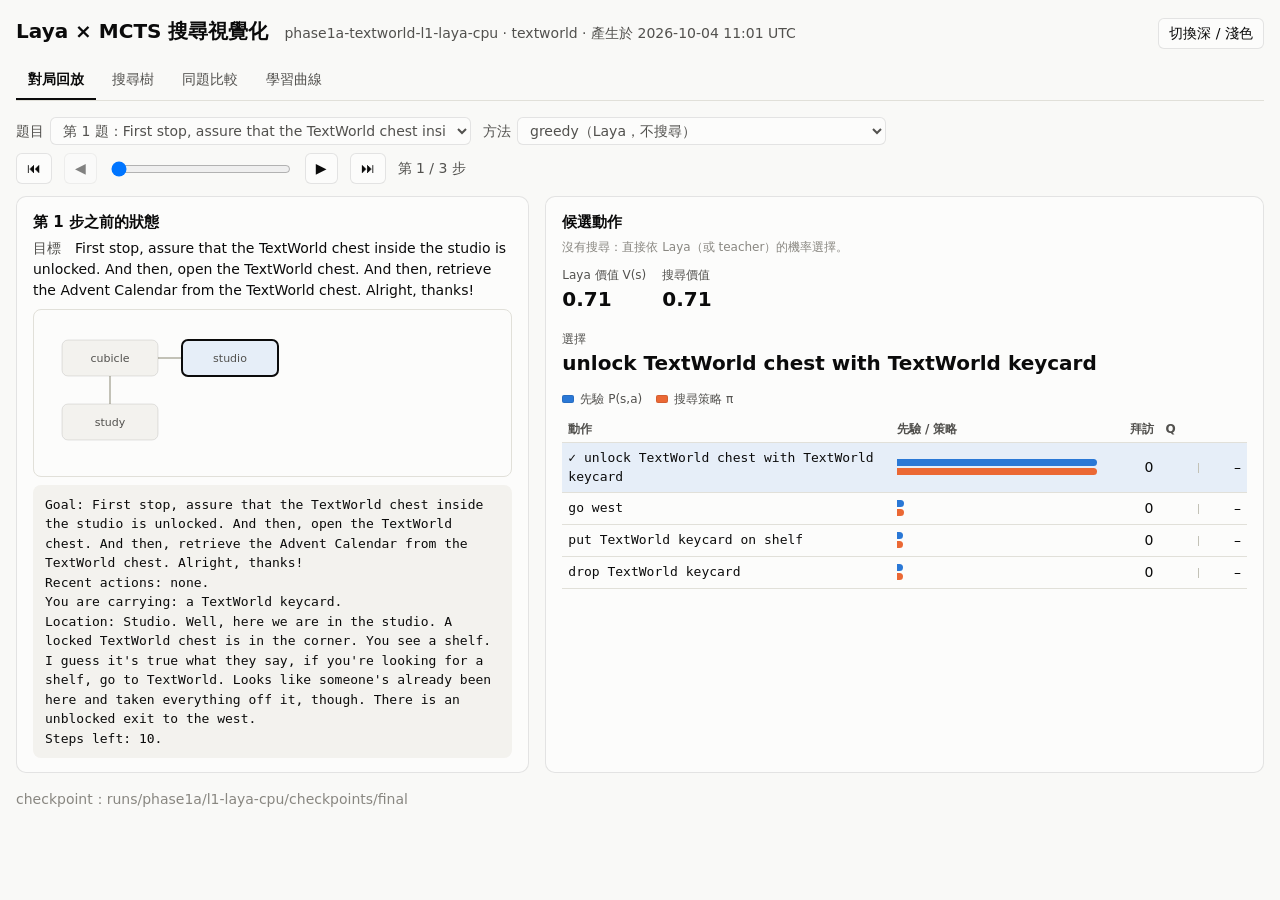
<file: docs/viz/phase1a-l1-laya-cpu.html>
<!doctype html>
<html lang="zh-Hant">
<head>
<meta charset="utf-8">
<meta name="viewport" content="width=device-width, initial-scale=1">
<title>Laya × MCTS 搜尋視覺化</title>
<style>/* Tokens follow the dataviz reference palette; dark values are their own validated steps. */
:root {
  color-scheme: light;
  --page: #f9f9f7;
  --surface-1: #fcfcfb;
  --surface-2: #f3f2ee;
  --text-primary: #0b0b0b;
  --text-secondary: #52514e;
  --text-muted: #898781;
  --grid: #e1e0d9;
  --axis: #c3c2b7;
  --border: rgba(11, 11, 11, 0.10);
  --series-1: #2a78d6;
  --series-2: #eb6834;
  --series-3: #1baf7a;
  --series-4: #eda100;
  --series-5: #e87ba4;
  --series-6: #008300;
  --series-7: #4a3aa7;
  --series-8: #e34948;
  --div-pos: #2a78d6;
  --div-neg: #e34948;
  --div-mid: #f0efec;
  --good: #0ca30c;
  --good-text: #006300;
  --critical: #d03b3b;
  --accent-wash: rgba(42, 120, 214, 0.10);
}
@media (prefers-color-scheme: dark) {
  :root:where(:not([data-theme="light"])) {
    color-scheme: dark;
    --page: #0d0d0d;
    --surface-1: #1a1a19;
    --surface-2: #232321;
    --text-primary: #ffffff;
    --text-secondary: #c3c2b7;
    --text-muted: #898781;
    --grid: #2c2c2a;
    --axis: #383835;
    --border: rgba(255, 255, 255, 0.10);
    --series-1: #3987e5;
    --series-2: #d95926;
    --series-3: #199e70;
    --series-4: #c98500;
    --series-5: #d55181;
    --series-6: #008300;
    --series-7: #9085e9;
    --series-8: #e66767;
    --div-pos: #3987e5;
    --div-neg: #e66767;
    --div-mid: #383835;
    --good: #0ca30c;
    --good-text: #0ca30c;
    --critical: #d03b3b;
    --accent-wash: rgba(57, 135, 229, 0.16);
  }
}
:root[data-theme="dark"] {
  color-scheme: dark;
  --page: #0d0d0d;
  --surface-1: #1a1a19;
  --surface-2: #232321;
  --text-primary: #ffffff;
  --text-secondary: #c3c2b7;
  --text-muted: #898781;
  --grid: #2c2c2a;
  --axis: #383835;
  --border: rgba(255, 255, 255, 0.10);
  --series-1: #3987e5;
  --series-2: #d95926;
  --series-3: #199e70;
  --series-4: #c98500;
  --series-5: #d55181;
  --series-6: #008300;
  --series-7: #9085e9;
  --series-8: #e66767;
  --div-pos: #3987e5;
  --div-neg: #e66767;
  --div-mid: #383835;
  --good: #0ca30c;
  --good-text: #0ca30c;
  --critical: #d03b3b;
  --accent-wash: rgba(57, 135, 229, 0.16);
}

* { box-sizing: border-box; }
html, body { margin: 0; background: var(--page); color: var(--text-primary); }
body { font: 14px/1.5 system-ui, -apple-system, "Segoe UI", "Noto Sans TC", sans-serif; }
button, select, input { font: inherit; color: inherit; }
.viz-root { max-width: 1280px; margin: 0 auto; padding: 16px; }

header.top { display: flex; flex-wrap: wrap; align-items: baseline; gap: 8px 16px; margin-bottom: 12px; }
header.top h1 { font-size: 20px; font-weight: 600; margin: 0; }
header.top .sub { color: var(--text-secondary); }
header.top .spacer { flex: 1; }

.tabs { display: flex; gap: 4px; border-bottom: 1px solid var(--grid); margin-bottom: 16px; overflow-x: auto; }
.tabs button { background: none; border: 0; padding: 8px 12px; color: var(--text-secondary); cursor: pointer;
  border-bottom: 2px solid transparent; white-space: nowrap; }
.tabs button[aria-selected="true"] { color: var(--text-primary); border-bottom-color: var(--text-primary); font-weight: 600; }

.controls { display: flex; flex-wrap: wrap; gap: 8px 12px; align-items: center; margin-bottom: 12px; }
.controls label { color: var(--text-secondary); display: inline-flex; gap: 6px; align-items: center; }
select, input[type="number"] { background: var(--surface-1); border: 1px solid var(--border); border-radius: 6px; padding: 4px 8px; }
input[type="range"] { width: 180px; }
.btn { background: var(--surface-1); border: 1px solid var(--border); border-radius: 6px; padding: 4px 10px; cursor: pointer; }
.btn:hover { background: var(--surface-2); }
.btn.primary { border-color: var(--text-secondary); font-weight: 600; }
.btn:disabled { opacity: 0.5; cursor: default; }

.grid2 { display: grid; grid-template-columns: minmax(280px, 5fr) minmax(320px, 7fr); gap: 16px; }
@media (max-width: 860px) { .grid2 { grid-template-columns: 1fr; } }
.card { background: var(--surface-1); border: 1px solid var(--border); border-radius: 10px; padding: 14px 16px; }
.card h2 { font-size: 15px; font-weight: 600; margin: 0 0 4px; }
.card .hint { color: var(--text-muted); font-size: 12px; margin: 0 0 10px; }
.muted { color: var(--text-muted); }
.secondary { color: var(--text-secondary); }
.tnum { font-variant-numeric: tabular-nums; }

/* environment panels */
.cd-target { font-size: 13px; color: var(--text-secondary); }
.cd-target b { display: block; font-size: 40px; line-height: 1.1; color: var(--text-primary); font-weight: 600; }
.cd-tiles { display: flex; flex-wrap: wrap; gap: 8px; margin: 12px 0; }
.cd-tile { min-width: 52px; padding: 10px 12px; text-align: center; border-radius: 8px; background: var(--surface-2);
  border: 1px solid var(--border); font-size: 20px; font-weight: 600; }
.cd-tile.hit { outline: 2px solid var(--good); outline-offset: 1px; }
.history { margin: 8px 0 0; padding-left: 18px; color: var(--text-secondary); }
.eq { font: 600 24px/1.4 ui-monospace, "SFMono-Regular", Menlo, Consolas, monospace; overflow-wrap: anywhere; margin: 8px 0; }
.eq .rel { color: var(--text-muted); padding: 0 6px; }
.statetext { white-space: pre-wrap; background: var(--surface-2); border-radius: 8px; padding: 10px 12px; margin: 8px 0 0;
  font: 13px/1.5 ui-monospace, Menlo, Consolas, monospace; max-height: 340px; overflow: auto; }
.badge { white-space: nowrap; display: inline-flex; align-items: center; gap: 6px; padding: 2px 8px; border-radius: 999px; font-size: 12px;
  border: 1px solid var(--border); background: var(--surface-2); }
.badge .dot { width: 8px; height: 8px; border-radius: 50%; }
.ok .dot { background: var(--good); }
.fail .dot { background: var(--critical); }

/* candidate table */
table.cands, table.data { width: 100%; border-collapse: collapse; }
table.cands th, table.data th { text-align: left; font-weight: 600; color: var(--text-secondary); font-size: 12px;
  border-bottom: 1px solid var(--grid); padding: 4px 6px; }
table.cands td, table.data td { border-bottom: 1px solid var(--grid); padding: 5px 6px; vertical-align: middle; }
table.cands tr.chosen td { background: var(--accent-wash); }
table.cands tr.live:hover td { background: var(--surface-2); cursor: pointer; }
td.act { font-family: ui-monospace, Menlo, Consolas, monospace; font-size: 13px; overflow-wrap: anywhere; }
td.num, th.num { text-align: right; font-variant-numeric: tabular-nums; white-space: nowrap; }
.bars { display: grid; gap: 2px; min-width: 120px; }
.bar { height: 7px; border-radius: 0 4px 4px 0; min-width: 0; }
.bar-track { width: 100%; }
.qbar { position: relative; width: 64px; height: 10px; }
.qbar .mid { position: absolute; left: 50%; top: 0; bottom: 0; width: 1px; background: var(--axis); }
.qbar .fill { position: absolute; top: 2px; height: 6px; }
.legend { display: flex; flex-wrap: wrap; gap: 4px 14px; color: var(--text-secondary); font-size: 12px; margin: 0 0 8px; }
.legend .key { display: inline-flex; align-items: center; gap: 6px; }
.legend .sw { width: 12px; height: 8px; border-radius: 2px; box-shadow: inset 0 0 0 1px var(--border); }
.legend .ln { width: 14px; height: 2px; border-radius: 1px; }
.stats { display: flex; flex-wrap: wrap; gap: 16px; margin: 4px 0 12px; }
.stat .label { color: var(--text-secondary); font-size: 12px; }
.stat .value { font-size: 20px; font-weight: 600; }

/* tree */
.tree-wrap { overflow: auto; max-height: 640px; border: 1px solid var(--grid); border-radius: 8px; background: var(--surface-1); }
.tree-wrap svg text { fill: var(--text-secondary); font-size: 11px; }
.tree-wrap .node { cursor: pointer; }
.tree-wrap .node:focus { outline: none; }
.tree-wrap .node:focus circle.hit, .tree-wrap .node:hover circle.hit { stroke: var(--text-primary); stroke-width: 1.5; }
.details dt { color: var(--text-secondary); font-size: 12px; }
.details dd { margin: 0 0 8px; }

/* charts */
.chart svg { display: block; width: 100%; height: auto; }
.chart .gridline { stroke: var(--grid); stroke-width: 1; }
.chart .axis { stroke: var(--axis); stroke-width: 1; }
.chart text { fill: var(--text-muted); font-size: 11px; }
.chart text.dlabel { fill: var(--text-secondary); font-size: 12px; }
.charts { display: grid; grid-template-columns: repeat(auto-fit, minmax(480px, 1fr)); gap: 16px; }
@media (max-width: 560px) { .charts { grid-template-columns: 1fr; } }
.tooltip { position: fixed; z-index: 10; pointer-events: none; background: var(--surface-1); color: var(--text-primary);
  border: 1px solid var(--border); border-radius: 8px; padding: 8px 10px; box-shadow: 0 4px 16px rgba(0,0,0,.12);
  font-size: 12px; max-width: 320px; }
.tooltip .row { display: flex; align-items: center; gap: 8px; }
.tooltip .row b { font-variant-numeric: tabular-nums; }
.tooltip .key { width: 12px; height: 2px; border-radius: 1px; }
.empty { color: var(--text-muted); padding: 24px; text-align: center; }
.stack { display: grid; gap: 16px; }
.path { font-family: ui-monospace, Menlo, Consolas, monospace; font-size: 12px; color: var(--text-secondary); }
.toggle { margin-left: auto; }
.error { color: var(--critical); }
</style>
</head>
<body>
<div id="app" class="viz-root"></div>
<div id="tooltip" class="tooltip" role="status" hidden></div>
<script>
window.VIZ_MODE = "static";
window.VIZ_DATA = {"meta": {"name": "phase1a-textworld-l1-laya-cpu", "env": "textworld", "env_params": {"game_dir": "data/textworld", "level": "L1", "gamma": 0.9, "success_floor": 0.5, "drop_commands": ["look", "inventory", "examine"], "history_len": 6}, "checkpoint": "runs/phase1a/l1-laya-cpu/checkpoints/final", "methods": [{"label": "greedy", "searcher": "greedy", "evaluator": "model", "simulations": 0, "uses_model": true}, {"label": "puct16", "searcher": "puct", "evaluator": "model", "simulations": 16, "uses_model": true}, {"label": "uniform-puct16", "searcher": "puct", "evaluator": "uniform", "simulations": 16, "uses_model": false}, {"label": "rollout-puct16", "searcher": "puct", "evaluator": "rollout", "simulations": 16, "uses_model": false}, {"label": "teacher", "searcher": "teacher", "evaluator": "none", "simulations": 0, "uses_model": false}], "shown_methods": ["greedy", "puct16", "uniform-puct16", "rollout-puct16", "teacher"]}, "generated": "2026-10-04 11:01 UTC", "problems": [{"id": "p0", "render": {"kind": "textworld", "goal": "First stop, assure that the TextWorld chest inside the studio is unlocked. And then, open the TextWorld chest. And then, retrieve the Advent Calendar from the TextWorld chest. Alright, thanks!", "text": "Goal: First stop, assure that the TextWorld chest inside the studio is unlocked. And then, open the TextWorld chest. And then, retrieve the Advent Calendar from the TextWorld chest. Alright, thanks!\nRecent actions: none.\nYou are carrying: a TextWorld keycard.\nLocation: Studio. Well, here we are in the studio. A locked TextWorld chest is in the corner. You see a shelf. I guess it's true what they say, if you're looking for a shelf, go to TextWorld. Looks like someone's already been here and taken everything off it, though. There is an unblocked exit to the west.\nSteps left: 10.", "steps": 0, "max_steps": 10, "won": false, "map": {"rooms": [{"name": "studio", "x": 0, "y": 0, "player": true, "visited": true, "items": ["TextWorld chest (Advent Calendar)", "shelf"]}, {"name": "cubicle", "x": -1, "y": 0, "player": false, "visited": false, "items": ["cabinet"]}, {"name": "study", "x": -1, "y": -1, "player": false, "visited": false, "items": ["armchair"]}], "edges": [["cubicle", "studio"], ["cubicle", "study"]], "inventory": ["TextWorld keycard"]}}, "text": "Goal: First stop, assure that the TextWorld chest inside the studio is unlocked. And then, open the TextWorld chest. And then, retrieve the Advent Calendar from the TextWorld chest. Alright, thanks!\nRecent actions: none.\nYou are carrying: a TextWorld keycard.\nLocation: Studio. Well, here we are in the studio. A locked TextWorld chest is in the corner. You see a shelf. I guess it's true what they say, if you're looking for a shelf, go to TextWorld. Looks like someone's already been here and taken everything off it, though. There is an unblocked exit to the west.\nSteps left: 10."}, {"id": "p1", "render": {"kind": "textworld", "goal": "First off, travel east. That done, take the passkey from the bench within the shower. After that, make it so that the locker inside the shower is unlocked with the passkey. Alright, thanks!", "text": "Goal: First off, travel east. That done, take the passkey from the bench within the shower. After that, make it so that the locker inside the shower is unlocked with the passkey. Alright, thanks!\nRecent actions: none.\nYou are carrying: a grape.\nLocation: Attic. You've entered an attic. There is an exit to the east. Don't worry, it is unblocked. There is an exit to the south. Don't worry, it is unblocked. There is a golf ball on the floor.\nSteps left: 10.", "steps": 0, "max_steps": 10, "won": false, "map": {"rooms": [{"name": "shower", "x": 1, "y": 0, "player": false, "visited": false, "items": ["locker", "paper towel", "bench (passkey)"]}, {"name": "attic", "x": 0, "y": 0, "player": true, "visited": true, "items": ["golf ball"]}, {"name": "cookhouse", "x": 0, "y": -1, "player": false, "visited": false, "items": []}], "edges": [["attic", "cookhouse"], ["attic", "shower"]], "inventory": ["grape"]}}, "text": "Goal: First off, travel east. That done, take the passkey from the bench within the shower. After that, make it so that the locker inside the shower is unlocked with the passkey. Alright, thanks!\nRecent actions: none.\nYou are carrying: a grape.\nLocation: Attic. You've entered an attic. There is an exit to the east. Don't worry, it is unblocked. There is an exit to the south. Don't worry, it is unblocked. There is a golf ball on the floor.\nSteps left: 10."}, {"id": "p2", "render": {"kind": "textworld", "goal": "First of all, take a trip south. And then, venture east. Then, recover the insect from the floor of the study. Alright, thanks!", "text": "Goal: First of all, take a trip south. And then, venture east. Then, recover the insect from the floor of the study. Alright, thanks!\nRecent actions: none.\nYou are carrying: a laptop.\nLocation: Parlor. You're now in a parlor. The room seems oddly familiar, as though it were only superficially different from the other rooms in the building. You see a cake scented locker. What a letdown! The cake scented locker is empty! You need an unguarded exit? You should try going south. There is a cake scented keycard on the floor.\nSteps left: 10.", "steps": 0, "max_steps": 10, "won": false, "map": {"rooms": [{"name": "study", "x": 1, "y": -1, "player": false, "visited": false, "items": ["insect", "stand (onion)"]}, {"name": "office", "x": 0, "y": -1, "player": false, "visited": false, "items": []}, {"name": "parlor", "x": 0, "y": 0, "player": true, "visited": true, "items": ["cake scented locker", "cake scented keycard"]}], "edges": [["office", "parlor"], ["office", "study"]], "inventory": ["laptop"]}}, "text": "Goal: First of all, take a trip south. And then, venture east. Then, recover the insect from the floor of the study. Alright, thanks!\nRecent actions: none.\nYou are carrying: a laptop.\nLocation: Parlor. You're now in a parlor. The room seems oddly familiar, as though it were only superficially different from the other rooms in the building. You see a cake scented locker. What a letdown! The cake scented locker is empty! You need an unguarded exit? You should try going south. There is a cake scented keycard on the floor.\nSteps left: 10."}, {"id": "p3", "render": {"kind": "textworld", "goal": "First step, travel north. Then, try to take a trip east. Then, pick up the sponge from the rack.", "text": "Goal: First step, travel north. Then, try to take a trip east. Then, pick up the sponge from the rack.\nRecent actions: none.\nYou are carrying nothing.\nLocation: Workshop. You're now in the workshop. You don't like doors? Why not try going north, that entranceway is unguarded.\nSteps left: 10.", "steps": 0, "max_steps": 10, "won": false, "map": {"rooms": [{"name": "shower", "x": 1, "y": 1, "player": false, "visited": false, "items": ["cabinet", "paper towel", "rack (sponge)"]}, {"name": "bedroom", "x": 0, "y": 1, "player": false, "visited": false, "items": ["textbook", "couch"]}, {"name": "workshop", "x": 0, "y": 0, "player": true, "visited": true, "items": []}], "edges": [["bedroom", "shower"], ["bedroom", "workshop"]], "inventory": []}}, "text": "Goal: First step, travel north. Then, try to take a trip east. Then, pick up the sponge from the rack.\nRecent actions: none.\nYou are carrying nothing.\nLocation: Workshop. You're now in the workshop. You don't like doors? Why not try going north, that entranceway is unguarded.\nSteps left: 10."}], "traces": {"p0": {"greedy": {"steps": [{"render": {"kind": "textworld", "goal": "First stop, assure that the TextWorld chest inside the studio is unlocked. And then, open the TextWorld chest. And then, retrieve the Advent Calendar from the TextWorld chest. Alright, thanks!", "text": "Goal: First stop, assure that the TextWorld chest inside the studio is unlocked. And then, open the TextWorld chest. And then, retrieve the Advent Calendar from the TextWorld chest. Alright, thanks!\nRecent actions: none.\nYou are carrying: a TextWorld keycard.\nLocation: Studio. Well, here we are in the studio. A locked TextWorld chest is in the corner. You see a shelf. I guess it's true what they say, if you're looking for a shelf, go to TextWorld. Looks like someone's already been here and taken everything off it, though. There is an unblocked exit to the west.\nSteps left: 10.", "steps": 0, "max_steps": 10, "won": false, "map": {"rooms": [{"name": "studio", "x": 0, "y": 0, "player": true, "visited": true, "items": ["TextWorld chest (Advent Calendar)", "shelf"]}, {"name": "cubicle", "x": -1, "y": 0, "player": false, "visited": false, "items": ["cabinet"]}, {"name": "study", "x": -1, "y": -1, "player": false, "visited": false, "items": ["armchair"]}], "edges": [["cubicle", "studio"], ["cubicle", "study"]], "inventory": ["TextWorld keycard"]}}, "text": "Goal: First stop, assure that the TextWorld chest inside the studio is unlocked. And then, open the TextWorld chest. And then, retrieve the Advent Calendar from the TextWorld chest. Alright, thanks!\nRecent actions: none.\nYou are carrying: a TextWorld keycard.\nLocation: Studio. Well, here we are in the studio. A locked TextWorld chest is in the corner. You see a shelf. I guess it's true what they say, if you're looking for a shelf, go to TextWorld. Looks like someone's already been here and taken everything off it, though. There is an unblocked exit to the west.\nSteps left: 10.", "actions": [{"text": "drop TextWorld keycard", "prior": 0.029, "policy": 0.029, "visits": 0, "q": null}, {"text": "go west", "prior": 0.0321, "policy": 0.0321, "visits": 0, "q": null}, {"text": "put TextWorld keycard on shelf", "prior": 0.03, "policy": 0.03, "visits": 0, "q": null}, {"text": "unlock TextWorld chest with TextWorld keycard", "prior": 0.9089, "policy": 0.9089, "visits": 0, "q": null}], "selected": 3, "chosen": 3, "nn_value": 0.7122, "root_value": 0.7122, "simulations": 0}, {"render": {"kind": "textworld", "goal": "First stop, assure that the TextWorld chest inside the studio is unlocked. And then, open the TextWorld chest. And then, retrieve the Advent Calendar from the TextWorld chest. Alright, thanks!", "text": "Goal: First stop, assure that the TextWorld chest inside the studio is unlocked. And then, open the TextWorld chest. And then, retrieve the Advent Calendar from the TextWorld chest. Alright, thanks!\nRecent actions: unlock TextWorld chest with TextWorld keycard.\nYou are carrying: a TextWorld keycard.\nLocation: Studio. Well, here we are in the studio. A closed TextWorld chest is in the corner. You see a shelf. I guess it's true what they say, if you're looking for a shelf, go to TextWorld. Looks like someone's already been here and taken everything off it, though. There is an unblocked exit to the west.\nLast result: You unlock the TextWorld chest.\nSteps left: 9.", "steps": 1, "max_steps": 10, "won": false, "map": {"rooms": [{"name": "studio", "x": 0, "y": 0, "player": true, "visited": true, "items": ["TextWorld chest (Advent Calendar)", "shelf"]}, {"name": "cubicle", "x": -1, "y": 0, "player": false, "visited": false, "items": ["cabinet"]}, {"name": "study", "x": -1, "y": -1, "player": false, "visited": false, "items": ["armchair"]}], "edges": [["cubicle", "studio"], ["cubicle", "study"]], "inventory": ["TextWorld keycard"]}}, "text": "Goal: First stop, assure that the TextWorld chest inside the studio is unlocked. And then, open the TextWorld chest. And then, retrieve the Advent Calendar from the TextWorld chest. Alright, thanks!\nRecent actions: unlock TextWorld chest with TextWorld keycard.\nYou are carrying: a TextWorld keycard.\nLocation: Studio. Well, here we are in the studio. A closed TextWorld chest is in the corner. You see a shelf. I guess it's true what they say, if you're looking for a shelf, go to TextWorld. Looks like someone's already been here and taken everything off it, though. There is an unblocked exit to the west.\nLast result: You unlock the TextWorld chest.\nSteps left: 9.", "actions": [{"text": "drop TextWorld keycard", "prior": 0.018, "policy": 0.018, "visits": 0, "q": null}, {"text": "go west", "prior": 0.0189, "policy": 0.0189, "visits": 0, "q": null}, {"text": "lock TextWorld chest with TextWorld keycard", "prior": 0.0193, "policy": 0.0193, "visits": 0, "q": null}, {"text": "open TextWorld chest", "prior": 0.9259, "policy": 0.9259, "visits": 0, "q": null}, {"text": "put TextWorld keycard on shelf", "prior": 0.0179, "policy": 0.0179, "visits": 0, "q": null}], "selected": 3, "chosen": 3, "nn_value": 0.7161, "root_value": 0.7161, "simulations": 0}, {"render": {"kind": "textworld", "goal": "First stop, assure that the TextWorld chest inside the studio is unlocked. And then, open the TextWorld chest. And then, retrieve the Advent Calendar from the TextWorld chest. Alright, thanks!", "text": "Goal: First stop, assure that the TextWorld chest inside the studio is unlocked. And then, open the TextWorld chest. And then, retrieve the Advent Calendar from the TextWorld chest. Alright, thanks!\nRecent actions: unlock TextWorld chest with TextWorld keycard; open TextWorld chest.\nYou are carrying: a TextWorld keycard.\nLocation: Studio. Well, here we are in the studio. An open TextWorld chest is in the corner. The TextWorld chest contains an Advent Calendar. Wow, isn't TextWorld just the best? You see a shelf. I guess it's true what they say, if you're looking for a shelf, go to TextWorld. Looks like someone's already been here and taken everything off it, though. There is an unblocked exit to the west.\nLast result: You open the TextWorld chest, revealing an Advent Calendar.\nSteps left: 8.", "steps": 2, "max_steps": 10, "won": false, "map": {"rooms": [{"name": "studio", "x": 0, "y": 0, "player": true, "visited": true, "items": ["TextWorld chest (Advent Calendar)", "shelf"]}, {"name": "cubicle", "x": -1, "y": 0, "player": false, "visited": false, "items": ["cabinet"]}, {"name": "study", "x": -1, "y": -1, "player": false, "visited": false, "items": ["armchair"]}], "edges": [["cubicle", "studio"], ["cubicle", "study"]], "inventory": ["TextWorld keycard"]}}, "text": "Goal: First stop, assure that the TextWorld chest inside the studio is unlocked. And then, open the TextWorld chest. And then, retrieve the Advent Calendar from the TextWorld chest. Alright, thanks!\nRecent actions: unlock TextWorld chest with TextWorld keycard; open TextWorld chest.\nYou are carrying: a TextWorld keycard.\nLocation: Studio. Well, here we are in the studio. An open TextWorld chest is in the corner. The TextWorld chest contains an Advent Calendar. Wow, isn't TextWorld just the best? You see a shelf. I guess it's true what they say, if you're looking for a shelf, go to TextWorld. Looks like someone's already been here and taken everything off it, though. There is an unblocked exit to the west.\nLast result: You open the TextWorld chest, revealing an Advent Calendar.\nSteps left: 8.", "actions": [{"text": "close TextWorld chest", "prior": 0.0056, "policy": 0.0056, "visits": 0, "q": null}, {"text": "drop TextWorld keycard", "prior": 0.0059, "policy": 0.0059, "visits": 0, "q": null}, {"text": "go west", "prior": 0.006, "policy": 0.006, "visits": 0, "q": null}, {"text": "insert TextWorld keycard into TextWorld chest", "prior": 0.0061, "policy": 0.0061, "visits": 0, "q": null}, {"text": "put TextWorld keycard on shelf", "prior": 0.0064, "policy": 0.0064, "visits": 0, "q": null}, {"text": "take Advent Calendar from TextWorld chest", "prior": 0.97, "policy": 0.97, "visits": 0, "q": null}], "selected": 5, "chosen": 5, "nn_value": 0.7106, "root_value": 0.7106, "simulations": 0}], "final": {"render": {"kind": "textworld", "goal": "First stop, assure that the TextWorld chest inside the studio is unlocked. And then, open the TextWorld chest. And then, retrieve the Advent Calendar from the TextWorld chest. Alright, thanks!", "text": "Goal: First stop, assure that the TextWorld chest inside the studio is unlocked. And then, open the TextWorld chest. And then, retrieve the Advent Calendar from the TextWorld chest. Alright, thanks!\nRecent actions: unlock TextWorld chest with TextWorld keycard; open TextWorld chest; take Advent Calendar from TextWorld chest.\nYou are carrying: an Advent Calendar and a TextWorld keycard.\nLocation: Studio. Well, here we are in the studio. An open TextWorld chest is in the corner. The TextWorld chest is empty! This is the worst thing that could possibly happen, ever! You see a shelf. I guess it's true what they say, if you're looking for a shelf, go to TextWorld. Looks like someone's already been here and taken everything off it, though. There is an unblocked exit to the west.\nLast result: You take the Advent Calendar from the TextWorld chest. Your score has just gone up by one point. *** The End *** You scored 1 out of a possible 1, in 4 turns. Would you like to RESTART, RESTORE a saved game, QUIT or UNDO the last command?\nSteps left: 7.", "steps": 3, "max_steps": 10, "won": true, "map": {"rooms": [{"name": "studio", "x": 0, "y": 0, "player": true, "visited": true, "items": ["TextWorld chest", "shelf"]}, {"name": "cubicle", "x": -1, "y": 0, "player": false, "visited": false, "items": ["cabinet"]}, {"name": "study", "x": -1, "y": -1, "player": false, "visited": false, "items": ["armchair"]}], "edges": [["cubicle", "studio"], ["cubicle", "study"]], "inventory": ["TextWorld keycard", "Advent Calendar"]}}, "text": "Goal: First stop, assure that the TextWorld chest inside the studio is unlocked. And then, open the TextWorld chest. And then, retrieve the Advent Calendar from the TextWorld chest. Alright, thanks!\nRecent actions: unlock TextWorld chest with TextWorld keycard; open TextWorld chest; take Advent Calendar from TextWorld chest.\nYou are carrying: an Advent Calendar and a TextWorld keycard.\nLocation: Studio. Well, here we are in the studio. An open TextWorld chest is in the corner. The TextWorld chest is empty! This is the worst thing that could possibly happen, ever! You see a shelf. I guess it's true what they say, if you're looking for a shelf, go to TextWorld. Looks like someone's already been here and taken everything off it, though. There is an unblocked exit to the west.\nLast result: You take the Advent Calendar from the TextWorld chest. Your score has just gone up by one point. *** The End *** You scored 1 out of a possible 1, in 4 turns. Would you like to RESTART, RESTORE a saved game, QUIT or UNDO the last command?\nSteps left: 7."}, "outcome": {"success": true, "reward": 0.8645, "moves": 3}}, "puct16": {"steps": [{"render": {"kind": "textworld", "goal": "First stop, assure that the TextWorld chest inside the studio is unlocked. And then, open the TextWorld chest. And then, retrieve the Advent Calendar from the TextWorld chest. Alright, thanks!", "text": "Goal: First stop, assure that the TextWorld chest inside the studio is unlocked. And then, open the TextWorld chest. And then, retrieve the Advent Calendar from the TextWorld chest. Alright, thanks!\nRecent actions: none.\nYou are carrying: a TextWorld keycard.\nLocation: Studio. Well, here we are in the studio. A locked TextWorld chest is in the corner. You see a shelf. I guess it's true what they say, if you're looking for a shelf, go to TextWorld. Looks like someone's already been here and taken everything off it, though. There is an unblocked exit to the west.\nSteps left: 10.", "steps": 0, "max_steps": 10, "won": false, "map": {"rooms": [{"name": "studio", "x": 0, "y": 0, "player": true, "visited": true, "items": ["TextWorld chest (Advent Calendar)", "shelf"]}, {"name": "cubicle", "x": -1, "y": 0, "player": false, "visited": false, "items": ["cabinet"]}, {"name": "study", "x": -1, "y": -1, "player": false, "visited": false, "items": ["armchair"]}], "edges": [["cubicle", "studio"], ["cubicle", "study"]], "inventory": ["TextWorld keycard"]}}, "text": "Goal: First stop, assure that the TextWorld chest inside the studio is unlocked. And then, open the TextWorld chest. And then, retrieve the Advent Calendar from the TextWorld chest. Alright, thanks!\nRecent actions: none.\nYou are carrying: a TextWorld keycard.\nLocation: Studio. Well, here we are in the studio. A locked TextWorld chest is in the corner. You see a shelf. I guess it's true what they say, if you're looking for a shelf, go to TextWorld. Looks like someone's already been here and taken everything off it, though. There is an unblocked exit to the west.\nSteps left: 10.", "actions": [{"text": "drop TextWorld keycard", "prior": 0.029, "policy": 0.0625, "visits": 1, "q": 0.6948}, {"text": "go west", "prior": 0.0321, "policy": 0.0625, "visits": 1, "q": 0.702}, {"text": "put TextWorld keycard on shelf", "prior": 0.03, "policy": 0.0625, "visits": 1, "q": 0.6999}, {"text": "unlock TextWorld chest with TextWorld keycard", "prior": 0.9089, "policy": 0.8125, "visits": 13, "q": 0.7266}], "selected": 3, "chosen": 3, "nn_value": 0.7122, "root_value": 0.7209, "simulations": 16, "tree": {"a": null, "p": 1.0, "n": 17, "q": 0.7209, "children": [{"a": "unlock TextWorld chest with TextWorld keycard", "p": 0.9089, "n": 13, "q": 0.7266, "children": [{"a": "open TextWorld chest", "p": 0.9259, "n": 12, "q": 0.7275, "children": [{"a": "take Advent Calendar from TextWorld chest", "p": 0.97, "n": 11, "q": 0.729, "children": [], "t": true, "tv": 0.729, "ok": true, "s": "Goal: First stop, assure that the TextWorld chest inside the studio is unlocked. And then, open the TextWorld chest. And then, retrieve the Advent Calendar from the TextWorld chest. Alright, thanks!\nRecent actions: unlock TextWorld chest with TextWorld keycard; open TextWorld chest; take Advent Calendar from TextWorld chest.\nYou are carrying: an Advent Calendar and a TextWorld keycard.\nLocation: S", "hidden": 0}], "v": 0.7106, "s": "Goal: First stop, assure that the TextWorld chest inside the studio is unlocked. And then, open the TextWorld chest. And then, retrieve the Advent Calendar from the TextWorld chest. Alright, thanks!\nRecent actions: unlock TextWorld chest with TextWorld keycard; open TextWorld chest.\nYou are carrying: a TextWorld keycard.\nLocation: Studio. Well, here we are in the studio. An open TextWorld chest is", "hidden": 0}], "v": 0.7161, "s": "Goal: First stop, assure that the TextWorld chest inside the studio is unlocked. And then, open the TextWorld chest. And then, retrieve the Advent Calendar from the TextWorld chest. Alright, thanks!\nRecent actions: unlock TextWorld chest with TextWorld keycard.\nYou are carrying: a TextWorld keycard.\nLocation: Studio. Well, here we are in the studio. A closed TextWorld chest is in the corner. You s", "hidden": 0}, {"a": "drop TextWorld keycard", "p": 0.029, "n": 1, "q": 0.6948, "children": [], "v": 0.6948, "hidden": 0}, {"a": "go west", "p": 0.0321, "n": 1, "q": 0.702, "children": [], "v": 0.702, "hidden": 0}, {"a": "put TextWorld keycard on shelf", "p": 0.03, "n": 1, "q": 0.6999, "children": [], "v": 0.6999, "hidden": 0}], "v": 0.7122, "s": "Goal: First stop, assure that the TextWorld chest inside the studio is unlocked. And then, open the TextWorld chest. And then, retrieve the Advent Calendar from the TextWorld chest. Alright, thanks!\nRecent actions: none.\nYou are carrying: a TextWorld keycard.\nLocation: Studio. Well, here we are in the studio. A locked TextWorld chest is in the corner. You see a shelf. I guess it's true what they s", "hidden": 0, "size": 7}}, {"render": {"kind": "textworld", "goal": "First stop, assure that the TextWorld chest inside the studio is unlocked. And then, open the TextWorld chest. And then, retrieve the Advent Calendar from the TextWorld chest. Alright, thanks!", "text": "Goal: First stop, assure that the TextWorld chest inside the studio is unlocked. And then, open the TextWorld chest. And then, retrieve the Advent Calendar from the TextWorld chest. Alright, thanks!\nRecent actions: unlock TextWorld chest with TextWorld keycard.\nYou are carrying: a TextWorld keycard.\nLocation: Studio. Well, here we are in the studio. A closed TextWorld chest is in the corner. You see a shelf. I guess it's true what they say, if you're looking for a shelf, go to TextWorld. Looks like someone's already been here and taken everything off it, though. There is an unblocked exit to the west.\nLast result: You unlock the TextWorld chest.\nSteps left: 9.", "steps": 1, "max_steps": 10, "won": false, "map": {"rooms": [{"name": "studio", "x": 0, "y": 0, "player": true, "visited": true, "items": ["TextWorld chest (Advent Calendar)", "shelf"]}, {"name": "cubicle", "x": -1, "y": 0, "player": false, "visited": false, "items": ["cabinet"]}, {"name": "study", "x": -1, "y": -1, "player": false, "visited": false, "items": ["armchair"]}], "edges": [["cubicle", "studio"], ["cubicle", "study"]], "inventory": ["TextWorld keycard"]}}, "text": "Goal: First stop, assure that the TextWorld chest inside the studio is unlocked. And then, open the TextWorld chest. And then, retrieve the Advent Calendar from the TextWorld chest. Alright, thanks!\nRecent actions: unlock TextWorld chest with TextWorld keycard.\nYou are carrying: a TextWorld keycard.\nLocation: Studio. Well, here we are in the studio. A closed TextWorld chest is in the corner. You see a shelf. I guess it's true what they say, if you're looking for a shelf, go to TextWorld. Looks like someone's already been here and taken everything off it, though. There is an unblocked exit to the west.\nLast result: You unlock the TextWorld chest.\nSteps left: 9.", "actions": [{"text": "drop TextWorld keycard", "prior": 0.018, "policy": 0.0625, "visits": 1, "q": 0.6975}, {"text": "go west", "prior": 0.0189, "policy": 0.0625, "visits": 1, "q": 0.6991}, {"text": "lock TextWorld chest with TextWorld keycard", "prior": 0.0193, "policy": 0.0625, "visits": 1, "q": 0.6797}, {"text": "open TextWorld chest", "prior": 0.9259, "policy": 0.8125, "visits": 13, "q": 0.7276}, {"text": "put TextWorld keycard on shelf", "prior": 0.0179, "policy": 0.0, "visits": 0, "q": null}], "selected": 3, "chosen": 3, "nn_value": 0.7161, "root_value": 0.7206, "simulations": 16, "tree": {"a": null, "p": 1.0, "n": 17, "q": 0.7206, "children": [{"a": "open TextWorld chest", "p": 0.9259, "n": 13, "q": 0.7276, "children": [{"a": "take Advent Calendar from TextWorld chest", "p": 0.97, "n": 12, "q": 0.729, "children": [], "t": true, "tv": 0.729, "ok": true, "s": "Goal: First stop, assure that the TextWorld chest inside the studio is unlocked. And then, open the TextWorld chest. And then, retrieve the Advent Calendar from the TextWorld chest. Alright, thanks!\nRecent actions: unlock TextWorld chest with TextWorld keycard; open TextWorld chest; take Advent Calendar from TextWorld chest.\nYou are carrying: an Advent Calendar and a TextWorld keycard.\nLocation: S", "hidden": 0}], "v": 0.7106, "s": "Goal: First stop, assure that the TextWorld chest inside the studio is unlocked. And then, open the TextWorld chest. And then, retrieve the Advent Calendar from the TextWorld chest. Alright, thanks!\nRecent actions: unlock TextWorld chest with TextWorld keycard; open TextWorld chest.\nYou are carrying: a TextWorld keycard.\nLocation: Studio. Well, here we are in the studio. An open TextWorld chest is", "hidden": 0}, {"a": "drop TextWorld keycard", "p": 0.018, "n": 1, "q": 0.6975, "children": [], "v": 0.6975, "hidden": 0}, {"a": "go west", "p": 0.0189, "n": 1, "q": 0.6991, "children": [], "v": 0.6991, "hidden": 0}, {"a": "lock TextWorld chest with TextWorld keycard", "p": 0.0193, "n": 1, "q": 0.6797, "children": [], "v": 0.6797, "hidden": 0}], "v": 0.7161, "s": "Goal: First stop, assure that the TextWorld chest inside the studio is unlocked. And then, open the TextWorld chest. And then, retrieve the Advent Calendar from the TextWorld chest. Alright, thanks!\nRecent actions: unlock TextWorld chest with TextWorld keycard.\nYou are carrying: a TextWorld keycard.\nLocation: Studio. Well, here we are in the studio. A closed TextWorld chest is in the corner. You s", "hidden": 0, "size": 6}}, {"render": {"kind": "textworld", "goal": "First stop, assure that the TextWorld chest inside the studio is unlocked. And then, open the TextWorld chest. And then, retrieve the Advent Calendar from the TextWorld chest. Alright, thanks!", "text": "Goal: First stop, assure that the TextWorld chest inside the studio is unlocked. And then, open the TextWorld chest. And then, retrieve the Advent Calendar from the TextWorld chest. Alright, thanks!\nRecent actions: unlock TextWorld chest with TextWorld keycard; open TextWorld chest.\nYou are carrying: a TextWorld keycard.\nLocation: Studio. Well, here we are in the studio. An open TextWorld chest is in the corner. The TextWorld chest contains an Advent Calendar. Wow, isn't TextWorld just the best? You see a shelf. I guess it's true what they say, if you're looking for a shelf, go to TextWorld. Looks like someone's already been here and taken everything off it, though. There is an unblocked exit to the west.\nLast result: You open the TextWorld chest, revealing an Advent Calendar.\nSteps left: 8.", "steps": 2, "max_steps": 10, "won": false, "map": {"rooms": [{"name": "studio", "x": 0, "y": 0, "player": true, "visited": true, "items": ["TextWorld chest (Advent Calendar)", "shelf"]}, {"name": "cubicle", "x": -1, "y": 0, "player": false, "visited": false, "items": ["cabinet"]}, {"name": "study", "x": -1, "y": -1, "player": false, "visited": false, "items": ["armchair"]}], "edges": [["cubicle", "studio"], ["cubicle", "study"]], "inventory": ["TextWorld keycard"]}}, "text": "Goal: First stop, assure that the TextWorld chest inside the studio is unlocked. And then, open the TextWorld chest. And then, retrieve the Advent Calendar from the TextWorld chest. Alright, thanks!\nRecent actions: unlock TextWorld chest with TextWorld keycard; open TextWorld chest.\nYou are carrying: a TextWorld keycard.\nLocation: Studio. Well, here we are in the studio. An open TextWorld chest is in the corner. The TextWorld chest contains an Advent Calendar. Wow, isn't TextWorld just the best? You see a shelf. I guess it's true what they say, if you're looking for a shelf, go to TextWorld. Looks like someone's already been here and taken everything off it, though. There is an unblocked exit to the west.\nLast result: You open the TextWorld chest, revealing an Advent Calendar.\nSteps left: 8.", "actions": [{"text": "close TextWorld chest", "prior": 0.0056, "policy": 0.0, "visits": 0, "q": null}, {"text": "drop TextWorld keycard", "prior": 0.0059, "policy": 0.0, "visits": 0, "q": null}, {"text": "go west", "prior": 0.006, "policy": 0.0, "visits": 0, "q": null}, {"text": "insert TextWorld keycard into TextWorld chest", "prior": 0.0061, "policy": 0.0, "visits": 0, "q": null}, {"text": "put TextWorld keycard on shelf", "prior": 0.0064, "policy": 0.0, "visits": 0, "q": null}, {"text": "take Advent Calendar from TextWorld chest", "prior": 0.97, "policy": 1.0, "visits": 16, "q": 0.729}], "selected": 5, "chosen": 5, "nn_value": 0.7106, "root_value": 0.7279, "simulations": 16, "tree": {"a": null, "p": 1.0, "n": 17, "q": 0.7279, "children": [{"a": "take Advent Calendar from TextWorld chest", "p": 0.97, "n": 16, "q": 0.729, "children": [], "t": true, "tv": 0.729, "ok": true, "s": "Goal: First stop, assure that the TextWorld chest inside the studio is unlocked. And then, open the TextWorld chest. And then, retrieve the Advent Calendar from the TextWorld chest. Alright, thanks!\nRecent actions: unlock TextWorld chest with TextWorld keycard; open TextWorld chest; take Advent Calendar from TextWorld chest.\nYou are carrying: an Advent Calendar and a TextWorld keycard.\nLocation: S", "hidden": 0}], "v": 0.7106, "s": "Goal: First stop, assure that the TextWorld chest inside the studio is unlocked. And then, open the TextWorld chest. And then, retrieve the Advent Calendar from the TextWorld chest. Alright, thanks!\nRecent actions: unlock TextWorld chest with TextWorld keycard; open TextWorld chest.\nYou are carrying: a TextWorld keycard.\nLocation: Studio. Well, here we are in the studio. An open TextWorld chest is", "hidden": 0, "size": 2}}], "final": {"render": {"kind": "textworld", "goal": "First stop, assure that the TextWorld chest inside the studio is unlocked. And then, open the TextWorld chest. And then, retrieve the Advent Calendar from the TextWorld chest. Alright, thanks!", "text": "Goal: First stop, assure that the TextWorld chest inside the studio is unlocked. And then, open the TextWorld chest. And then, retrieve the Advent Calendar from the TextWorld chest. Alright, thanks!\nRecent actions: unlock TextWorld chest with TextWorld keycard; open TextWorld chest; take Advent Calendar from TextWorld chest.\nYou are carrying: an Advent Calendar and a TextWorld keycard.\nLocation: Studio. Well, here we are in the studio. An open TextWorld chest is in the corner. The TextWorld chest is empty! This is the worst thing that could possibly happen, ever! You see a shelf. I guess it's true what they say, if you're looking for a shelf, go to TextWorld. Looks like someone's already been here and taken everything off it, though. There is an unblocked exit to the west.\nLast result: You take the Advent Calendar from the TextWorld chest. Your score has just gone up by one point. *** The End *** You scored 1 out of a possible 1, in 4 turns. Would you like to RESTART, RESTORE a saved game, QUIT or UNDO the last command?\nSteps left: 7.", "steps": 3, "max_steps": 10, "won": true, "map": {"rooms": [{"name": "studio", "x": 0, "y": 0, "player": true, "visited": true, "items": ["TextWorld chest", "shelf"]}, {"name": "cubicle", "x": -1, "y": 0, "player": false, "visited": false, "items": ["cabinet"]}, {"name": "study", "x": -1, "y": -1, "player": false, "visited": false, "items": ["armchair"]}], "edges": [["cubicle", "studio"], ["cubicle", "study"]], "inventory": ["TextWorld keycard", "Advent Calendar"]}}, "text": "Goal: First stop, assure that the TextWorld chest inside the studio is unlocked. And then, open the TextWorld chest. And then, retrieve the Advent Calendar from the TextWorld chest. Alright, thanks!\nRecent actions: unlock TextWorld chest with TextWorld keycard; open TextWorld chest; take Advent Calendar from TextWorld chest.\nYou are carrying: an Advent Calendar and a TextWorld keycard.\nLocation: Studio. Well, here we are in the studio. An open TextWorld chest is in the corner. The TextWorld chest is empty! This is the worst thing that could possibly happen, ever! You see a shelf. I guess it's true what they say, if you're looking for a shelf, go to TextWorld. Looks like someone's already been here and taken everything off it, though. There is an unblocked exit to the west.\nLast result: You take the Advent Calendar from the TextWorld chest. Your score has just gone up by one point. *** The End *** You scored 1 out of a possible 1, in 4 turns. Would you like to RESTART, RESTORE a saved game, QUIT or UNDO the last command?\nSteps left: 7."}, "outcome": {"success": true, "reward": 0.8645, "moves": 3}}, "uniform-puct16": {"steps": [{"render": {"kind": "textworld", "goal": "First stop, assure that the TextWorld chest inside the studio is unlocked. And then, open the TextWorld chest. And then, retrieve the Advent Calendar from the TextWorld chest. Alright, thanks!", "text": "Goal: First stop, assure that the TextWorld chest inside the studio is unlocked. And then, open the TextWorld chest. And then, retrieve the Advent Calendar from the TextWorld chest. Alright, thanks!\nRecent actions: none.\nYou are carrying: a TextWorld keycard.\nLocation: Studio. Well, here we are in the studio. A locked TextWorld chest is in the corner. You see a shelf. I guess it's true what they say, if you're looking for a shelf, go to TextWorld. Looks like someone's already been here and taken everything off it, though. There is an unblocked exit to the west.\nSteps left: 10.", "steps": 0, "max_steps": 10, "won": false, "map": {"rooms": [{"name": "studio", "x": 0, "y": 0, "player": true, "visited": true, "items": ["TextWorld chest (Advent Calendar)", "shelf"]}, {"name": "cubicle", "x": -1, "y": 0, "player": false, "visited": false, "items": ["cabinet"]}, {"name": "study", "x": -1, "y": -1, "player": false, "visited": false, "items": ["armchair"]}], "edges": [["cubicle", "studio"], ["cubicle", "study"]], "inventory": ["TextWorld keycard"]}}, "text": "Goal: First stop, assure that the TextWorld chest inside the studio is unlocked. And then, open the TextWorld chest. And then, retrieve the Advent Calendar from the TextWorld chest. Alright, thanks!\nRecent actions: none.\nYou are carrying: a TextWorld keycard.\nLocation: Studio. Well, here we are in the studio. A locked TextWorld chest is in the corner. You see a shelf. I guess it's true what they say, if you're looking for a shelf, go to TextWorld. Looks like someone's already been here and taken everything off it, though. There is an unblocked exit to the west.\nSteps left: 10.", "actions": [{"text": "drop TextWorld keycard", "prior": 0.25, "policy": 0.25, "visits": 4, "q": 0.0}, {"text": "go west", "prior": 0.25, "policy": 0.25, "visits": 4, "q": 0.0}, {"text": "put TextWorld keycard on shelf", "prior": 0.25, "policy": 0.25, "visits": 4, "q": 0.0}, {"text": "unlock TextWorld chest with TextWorld keycard", "prior": 0.25, "policy": 0.25, "visits": 4, "q": 0.0}], "selected": 0, "chosen": 0, "nn_value": 0.0, "root_value": 0.0, "simulations": 16}, {"render": {"kind": "textworld", "goal": "First stop, assure that the TextWorld chest inside the studio is unlocked. And then, open the TextWorld chest. And then, retrieve the Advent Calendar from the TextWorld chest. Alright, thanks!", "text": "Goal: First stop, assure that the TextWorld chest inside the studio is unlocked. And then, open the TextWorld chest. And then, retrieve the Advent Calendar from the TextWorld chest. Alright, thanks!\nRecent actions: drop TextWorld keycard.\nYou are carrying nothing.\nLocation: Studio. Well, here we are in the studio. A locked TextWorld chest is in the corner. You see a shelf. I guess it's true what they say, if you're looking for a shelf, go to TextWorld. Looks like someone's already been here and taken everything off it, though. There is an unblocked exit to the west. There is a TextWorld keycard on the floor.\nLast result: You drop the TextWorld keycard on the ground.\nSteps left: 9.", "steps": 1, "max_steps": 10, "won": false, "map": {"rooms": [{"name": "studio", "x": 0, "y": 0, "player": true, "visited": true, "items": ["TextWorld chest (Advent Calendar)", "TextWorld keycard", "shelf"]}, {"name": "cubicle", "x": -1, "y": 0, "player": false, "visited": false, "items": ["cabinet"]}, {"name": "study", "x": -1, "y": -1, "player": false, "visited": false, "items": ["armchair"]}], "edges": [["cubicle", "studio"], ["cubicle", "study"]], "inventory": []}}, "text": "Goal: First stop, assure that the TextWorld chest inside the studio is unlocked. And then, open the TextWorld chest. And then, retrieve the Advent Calendar from the TextWorld chest. Alright, thanks!\nRecent actions: drop TextWorld keycard.\nYou are carrying nothing.\nLocation: Studio. Well, here we are in the studio. A locked TextWorld chest is in the corner. You see a shelf. I guess it's true what they say, if you're looking for a shelf, go to TextWorld. Looks like someone's already been here and taken everything off it, though. There is an unblocked exit to the west. There is a TextWorld keycard on the floor.\nLast result: You drop the TextWorld keycard on the ground.\nSteps left: 9.", "actions": [{"text": "go west", "prior": 0.5, "policy": 0.5, "visits": 8, "q": 0.0}, {"text": "take TextWorld keycard", "prior": 0.5, "policy": 0.5, "visits": 8, "q": 0.0}], "selected": 0, "chosen": 0, "nn_value": 0.0, "root_value": 0.0, "simulations": 16}, {"render": {"kind": "textworld", "goal": "First stop, assure that the TextWorld chest inside the studio is unlocked. And then, open the TextWorld chest. And then, retrieve the Advent Calendar from the TextWorld chest. Alright, thanks!", "text": "Goal: First stop, assure that the TextWorld chest inside the studio is unlocked. And then, open the TextWorld chest. And then, retrieve the Advent Calendar from the TextWorld chest. Alright, thanks!\nRecent actions: drop TextWorld keycard; go west.\nRooms visited: Studio, Cubicle.\nYou are carrying nothing.\nLocation: Cubicle. Guess what, you are in a place we're calling a cubicle. You make out an opened cabinet, which looks usual, close by. What a letdown! The cabinet is empty! There is an exit to the east. Don't worry, it is unblocked. There is an exit to the south. Don't worry, it is unblocked.\nLast result: -= Cubicle =- Guess what, you are in a place we're calling a cubicle. You make out an opened cabinet, which looks usual, close by. What a letdown! The cabinet is empty! There is an exit to the east. Don't worry, it is unblocked. There is an exit to the south. Don't worry, it is unblocked.\nSteps left: 8.", "steps": 2, "max_steps": 10, "won": false, "map": {"rooms": [{"name": "studio", "x": 1, "y": 0, "player": false, "visited": true, "items": ["TextWorld chest (Advent Calendar)", "TextWorld keycard", "shelf"]}, {"name": "cubicle", "x": 0, "y": 0, "player": true, "visited": true, "items": ["cabinet"]}, {"name": "study", "x": 0, "y": -1, "player": false, "visited": false, "items": ["armchair"]}], "edges": [["cubicle", "studio"], ["cubicle", "study"]], "inventory": []}}, "text": "Goal: First stop, assure that the TextWorld chest inside the studio is unlocked. And then, open the TextWorld chest. And then, retrieve the Advent Calendar from the TextWorld chest. Alright, thanks!\nRecent actions: drop TextWorld keycard; go west.\nRooms visited: Studio, Cubicle.\nYou are carrying nothing.\nLocation: Cubicle. Guess what, you are in a place we're calling a cubicle. You make out an opened cabinet, which looks usual, close by. What a letdown! The cabinet is empty! There is an exit to the east. Don't worry, it is unblocked. There is an exit to the south. Don't worry, it is unblocked.\nLast result: -= Cubicle =- Guess what, you are in a place we're calling a cubicle. You make out an opened cabinet, which looks usual, close by. What a letdown! The cabinet is empty! There is an exit to the east. Don't worry, it is unblocked. There is an exit to the south. Don't worry, it is unblocked.\nSteps left: 8.", "actions": [{"text": "close cabinet", "prior": 0.3333, "policy": 0.375, "visits": 6, "q": 0.0}, {"text": "go east", "prior": 0.3333, "policy": 0.3125, "visits": 5, "q": 0.0}, {"text": "go south", "prior": 0.3333, "policy": 0.3125, "visits": 5, "q": 0.0}], "selected": 0, "chosen": 0, "nn_value": 0.0, "root_value": 0.0, "simulations": 16}, {"render": {"kind": "textworld", "goal": "First stop, assure that the TextWorld chest inside the studio is unlocked. And then, open the TextWorld chest. And then, retrieve the Advent Calendar from the TextWorld chest. Alright, thanks!", "text": "Goal: First stop, assure that the TextWorld chest inside the studio is unlocked. And then, open the TextWorld chest. And then, retrieve the Advent Calendar from the TextWorld chest. Alright, thanks!\nRecent actions: drop TextWorld keycard; go west; close cabinet.\nRooms visited: Studio, Cubicle.\nYou are carrying nothing.\nLocation: Cubicle. Guess what, you are in a place we're calling a cubicle. You make out a closed cabinet, which looks usual, close by. There is an exit to the east. Don't worry, it is unblocked. There is an exit to the south. Don't worry, it is unblocked.\nLast result: You close the cabinet.\nSteps left: 7.", "steps": 3, "max_steps": 10, "won": false, "map": {"rooms": [{"name": "studio", "x": 1, "y": 0, "player": false, "visited": true, "items": ["TextWorld chest (Advent Calendar)", "TextWorld keycard", "shelf"]}, {"name": "cubicle", "x": 0, "y": 0, "player": true, "visited": true, "items": ["cabinet"]}, {"name": "study", "x": 0, "y": -1, "player": false, "visited": false, "items": ["armchair"]}], "edges": [["cubicle", "studio"], ["cubicle", "study"]], "inventory": []}}, "text": "Goal: First stop, assure that the TextWorld chest inside the studio is unlocked. And then, open the TextWorld chest. And then, retrieve the Advent Calendar from the TextWorld chest. Alright, thanks!\nRecent actions: drop TextWorld keycard; go west; close cabinet.\nRooms visited: Studio, Cubicle.\nYou are carrying nothing.\nLocation: Cubicle. Guess what, you are in a place we're calling a cubicle. You make out a closed cabinet, which looks usual, close by. There is an exit to the east. Don't worry, it is unblocked. There is an exit to the south. Don't worry, it is unblocked.\nLast result: You close the cabinet.\nSteps left: 7.", "actions": [{"text": "go east", "prior": 0.3333, "policy": 0.375, "visits": 6, "q": 0.0}, {"text": "go south", "prior": 0.3333, "policy": 0.3125, "visits": 5, "q": 0.0}, {"text": "open cabinet", "prior": 0.3333, "policy": 0.3125, "visits": 5, "q": 0.0}], "selected": 0, "chosen": 0, "nn_value": 0.0, "root_value": 0.0, "simulations": 16}, {"render": {"kind": "textworld", "goal": "First stop, assure that the TextWorld chest inside the studio is unlocked. And then, open the TextWorld chest. And then, retrieve the Advent Calendar from the TextWorld chest. Alright, thanks!", "text": "Goal: First stop, assure that the TextWorld chest inside the studio is unlocked. And then, open the TextWorld chest. And then, retrieve the Advent Calendar from the TextWorld chest. Alright, thanks!\nRecent actions: drop TextWorld keycard; go west; close cabinet; go east.\nRooms visited: Studio, Cubicle.\nYou are carrying nothing.\nLocation: Studio. Well, here we are in the studio. A locked TextWorld chest is in the corner. You see a shelf. I guess it's true what they say, if you're looking for a shelf, go to TextWorld. Looks like someone's already been here and taken everything off it, though. There is an unblocked exit to the west. There is a TextWorld keycard on the floor.\nLast result: -= Studio =- Well, here we are in the studio. A locked TextWorld chest is in the corner. You see a shelf. I guess it's true what they say, if you're looking for a shelf, go to TextWorld. Looks like someone's already been here and taken everything off it, though. There is an unblocked exit to the west. There is a TextWorld keycard on the floor.\nSteps left: 6.", "steps": 4, "max_steps": 10, "won": false, "map": {"rooms": [{"name": "studio", "x": 0, "y": 0, "player": true, "visited": true, "items": ["TextWorld chest (Advent Calendar)", "TextWorld keycard", "shelf"]}, {"name": "cubicle", "x": -1, "y": 0, "player": false, "visited": true, "items": ["cabinet"]}, {"name": "study", "x": -1, "y": -1, "player": false, "visited": false, "items": ["armchair"]}], "edges": [["cubicle", "studio"], ["cubicle", "study"]], "inventory": []}}, "text": "Goal: First stop, assure that the TextWorld chest inside the studio is unlocked. And then, open the TextWorld chest. And then, retrieve the Advent Calendar from the TextWorld chest. Alright, thanks!\nRecent actions: drop TextWorld keycard; go west; close cabinet; go east.\nRooms visited: Studio, Cubicle.\nYou are carrying nothing.\nLocation: Studio. Well, here we are in the studio. A locked TextWorld chest is in the corner. You see a shelf. I guess it's true what they say, if you're looking for a shelf, go to TextWorld. Looks like someone's already been here and taken everything off it, though. There is an unblocked exit to the west. There is a TextWorld keycard on the floor.\nLast result: -= Studio =- Well, here we are in the studio. A locked TextWorld chest is in the corner. You see a shelf. I guess it's true what they say, if you're looking for a shelf, go to TextWorld. Looks like someone's already been here and taken everything off it, though. There is an unblocked exit to the west. There is a TextWorld keycard on the floor.\nSteps left: 6.", "actions": [{"text": "go west", "prior": 0.5, "policy": 0.5, "visits": 8, "q": 0.0}, {"text": "take TextWorld keycard", "prior": 0.5, "policy": 0.5, "visits": 8, "q": 0.0}], "selected": 0, "chosen": 0, "nn_value": 0.0, "root_value": 0.0, "simulations": 16}, {"render": {"kind": "textworld", "goal": "First stop, assure that the TextWorld chest inside the studio is unlocked. And then, open the TextWorld chest. And then, retrieve the Advent Calendar from the TextWorld chest. Alright, thanks!", "text": "Goal: First stop, assure that the TextWorld chest inside the studio is unlocked. And then, open the TextWorld chest. And then, retrieve the Advent Calendar from the TextWorld chest. Alright, thanks!\nRecent actions: drop TextWorld keycard; go west; close cabinet; go east; go west.\nRooms visited: Studio, Cubicle.\nYou are carrying nothing.\nLocation: Cubicle. Guess what, you are in a place we're calling a cubicle. You make out a closed cabinet, which looks usual, close by. There is an exit to the east. Don't worry, it is unblocked. There is an exit to the south. Don't worry, it is unblocked.\nLast result: -= Cubicle =- Guess what, you are in a place we're calling a cubicle. You make out a closed cabinet, which looks usual, close by. There is an exit to the east. Don't worry, it is unblocked. There is an exit to the south. Don't worry, it is unblocked.\nSteps left: 5.", "steps": 5, "max_steps": 10, "won": false, "map": {"rooms": [{"name": "studio", "x": 1, "y": 0, "player": false, "visited": true, "items": ["TextWorld chest (Advent Calendar)", "TextWorld keycard", "shelf"]}, {"name": "cubicle", "x": 0, "y": 0, "player": true, "visited": true, "items": ["cabinet"]}, {"name": "study", "x": 0, "y": -1, "player": false, "visited": false, "items": ["armchair"]}], "edges": [["cubicle", "studio"], ["cubicle", "study"]], "inventory": []}}, "text": "Goal: First stop, assure that the TextWorld chest inside the studio is unlocked. And then, open the TextWorld chest. And then, retrieve the Advent Calendar from the TextWorld chest. Alright, thanks!\nRecent actions: drop TextWorld keycard; go west; close cabinet; go east; go west.\nRooms visited: Studio, Cubicle.\nYou are carrying nothing.\nLocation: Cubicle. Guess what, you are in a place we're calling a cubicle. You make out a closed cabinet, which looks usual, close by. There is an exit to the east. Don't worry, it is unblocked. There is an exit to the south. Don't worry, it is unblocked.\nLast result: -= Cubicle =- Guess what, you are in a place we're calling a cubicle. You make out a closed cabinet, which looks usual, close by. There is an exit to the east. Don't worry, it is unblocked. There is an exit to the south. Don't worry, it is unblocked.\nSteps left: 5.", "actions": [{"text": "go east", "prior": 0.3333, "policy": 0.375, "visits": 6, "q": 0.0}, {"text": "go south", "prior": 0.3333, "policy": 0.3125, "visits": 5, "q": 0.0}, {"text": "open cabinet", "prior": 0.3333, "policy": 0.3125, "visits": 5, "q": 0.0}], "selected": 0, "chosen": 0, "nn_value": 0.0, "root_value": 0.0, "simulations": 16}, {"render": {"kind": "textworld", "goal": "First stop, assure that the TextWorld chest inside the studio is unlocked. And then, open the TextWorld chest. And then, retrieve the Advent Calendar from the TextWorld chest. Alright, thanks!", "text": "Goal: First stop, assure that the TextWorld chest inside the studio is unlocked. And then, open the TextWorld chest. And then, retrieve the Advent Calendar from the TextWorld chest. Alright, thanks!\nRecent actions: drop TextWorld keycard; go west; close cabinet; go east; go west; go east.\nRooms visited: Studio, Cubicle.\nYou are carrying nothing.\nLocation: Studio. Well, here we are in the studio. A locked TextWorld chest is in the corner. You see a shelf. I guess it's true what they say, if you're looking for a shelf, go to TextWorld. Looks like someone's already been here and taken everything off it, though. There is an unblocked exit to the west. There is a TextWorld keycard on the floor.\nLast result: -= Studio =- Well, here we are in the studio. A locked TextWorld chest is in the corner. You see a shelf. I guess it's true what they say, if you're looking for a shelf, go to TextWorld. Looks like someone's already been here and taken everything off it, though. There is an unblocked exit to the west. There is a TextWorld keycard on the floor.\nSteps left: 4.", "steps": 6, "max_steps": 10, "won": false, "map": {"rooms": [{"name": "studio", "x": 0, "y": 0, "player": true, "visited": true, "items": ["TextWorld chest (Advent Calendar)", "TextWorld keycard", "shelf"]}, {"name": "cubicle", "x": -1, "y": 0, "player": false, "visited": true, "items": ["cabinet"]}, {"name": "study", "x": -1, "y": -1, "player": false, "visited": false, "items": ["armchair"]}], "edges": [["cubicle", "studio"], ["cubicle", "study"]], "inventory": []}}, "text": "Goal: First stop, assure that the TextWorld chest inside the studio is unlocked. And then, open the TextWorld chest. And then, retrieve the Advent Calendar from the TextWorld chest. Alright, thanks!\nRecent actions: drop TextWorld keycard; go west; close cabinet; go east; go west; go east.\nRooms visited: Studio, Cubicle.\nYou are carrying nothing.\nLocation: Studio. Well, here we are in the studio. A locked TextWorld chest is in the corner. You see a shelf. I guess it's true what they say, if you're looking for a shelf, go to TextWorld. Looks like someone's already been here and taken everything off it, though. There is an unblocked exit to the west. There is a TextWorld keycard on the floor.\nLast result: -= Studio =- Well, here we are in the studio. A locked TextWorld chest is in the corner. You see a shelf. I guess it's true what they say, if you're looking for a shelf, go to TextWorld. Looks like someone's already been here and taken everything off it, though. There is an unblocked exit to the west. There is a TextWorld keycard on the floor.\nSteps left: 4.", "actions": [{"text": "go west", "prior": 0.5, "policy": 0.5, "visits": 8, "q": 0.0}, {"text": "take TextWorld keycard", "prior": 0.5, "policy": 0.5, "visits": 8, "q": 0.0}], "selected": 0, "chosen": 0, "nn_value": 0.0, "root_value": 0.0, "simulations": 16}, {"render": {"kind": "textworld", "goal": "First stop, assure that the TextWorld chest inside the studio is unlocked. And then, open the TextWorld chest. And then, retrieve the Advent Calendar from the TextWorld chest. Alright, thanks!", "text": "Goal: First stop, assure that the TextWorld chest inside the studio is unlocked. And then, open the TextWorld chest. And then, retrieve the Advent Calendar from the TextWorld chest. Alright, thanks!\nRecent actions: go west; close cabinet; go east; go west; go east; go west.\nRooms visited: Studio, Cubicle.\nYou are carrying nothing.\nLocation: Cubicle. Guess what, you are in a place we're calling a cubicle. You make out a closed cabinet, which looks usual, close by. There is an exit to the east. Don't worry, it is unblocked. There is an exit to the south. Don't worry, it is unblocked.\nLast result: -= Cubicle =- Guess what, you are in a place we're calling a cubicle. You make out a closed cabinet, which looks usual, close by. There is an exit to the east. Don't worry, it is unblocked. There is an exit to the south. Don't worry, it is unblocked.\nSteps left: 3.", "steps": 7, "max_steps": 10, "won": false, "map": {"rooms": [{"name": "studio", "x": 1, "y": 0, "player": false, "visited": true, "items": ["TextWorld chest (Advent Calendar)", "TextWorld keycard", "shelf"]}, {"name": "cubicle", "x": 0, "y": 0, "player": true, "visited": true, "items": ["cabinet"]}, {"name": "study", "x": 0, "y": -1, "player": false, "visited": false, "items": ["armchair"]}], "edges": [["cubicle", "studio"], ["cubicle", "study"]], "inventory": []}}, "text": "Goal: First stop, assure that the TextWorld chest inside the studio is unlocked. And then, open the TextWorld chest. And then, retrieve the Advent Calendar from the TextWorld chest. Alright, thanks!\nRecent actions: go west; close cabinet; go east; go west; go east; go west.\nRooms visited: Studio, Cubicle.\nYou are carrying nothing.\nLocation: Cubicle. Guess what, you are in a place we're calling a cubicle. You make out a closed cabinet, which looks usual, close by. There is an exit to the east. Don't worry, it is unblocked. There is an exit to the south. Don't worry, it is unblocked.\nLast result: -= Cubicle =- Guess what, you are in a place we're calling a cubicle. You make out a closed cabinet, which looks usual, close by. There is an exit to the east. Don't worry, it is unblocked. There is an exit to the south. Don't worry, it is unblocked.\nSteps left: 3.", "actions": [{"text": "go east", "prior": 0.3333, "policy": 0.375, "visits": 6, "q": -0.5}, {"text": "go south", "prior": 0.3333, "policy": 0.3125, "visits": 5, "q": -0.6}, {"text": "open cabinet", "prior": 0.3333, "policy": 0.3125, "visits": 5, "q": -0.2}], "selected": 0, "chosen": 0, "nn_value": 0.0, "root_value": -0.4118, "simulations": 16}, {"render": {"kind": "textworld", "goal": "First stop, assure that the TextWorld chest inside the studio is unlocked. And then, open the TextWorld chest. And then, retrieve the Advent Calendar from the TextWorld chest. Alright, thanks!", "text": "Goal: First stop, assure that the TextWorld chest inside the studio is unlocked. And then, open the TextWorld chest. And then, retrieve the Advent Calendar from the TextWorld chest. Alright, thanks!\nRecent actions: close cabinet; go east; go west; go east; go west; go east.\nRooms visited: Studio, Cubicle.\nYou are carrying nothing.\nLocation: Studio. Well, here we are in the studio. A locked TextWorld chest is in the corner. You see a shelf. I guess it's true what they say, if you're looking for a shelf, go to TextWorld. Looks like someone's already been here and taken everything off it, though. There is an unblocked exit to the west. There is a TextWorld keycard on the floor.\nLast result: -= Studio =- Well, here we are in the studio. A locked TextWorld chest is in the corner. You see a shelf. I guess it's true what they say, if you're looking for a shelf, go to TextWorld. Looks like someone's already been here and taken everything off it, though. There is an unblocked exit to the west. There is a TextWorld keycard on the floor.\nSteps left: 2.", "steps": 8, "max_steps": 10, "won": false, "map": {"rooms": [{"name": "studio", "x": 0, "y": 0, "player": true, "visited": true, "items": ["TextWorld chest (Advent Calendar)", "TextWorld keycard", "shelf"]}, {"name": "cubicle", "x": -1, "y": 0, "player": false, "visited": true, "items": ["cabinet"]}, {"name": "study", "x": -1, "y": -1, "player": false, "visited": false, "items": ["armchair"]}], "edges": [["cubicle", "studio"], ["cubicle", "study"]], "inventory": []}}, "text": "Goal: First stop, assure that the TextWorld chest inside the studio is unlocked. And then, open the TextWorld chest. And then, retrieve the Advent Calendar from the TextWorld chest. Alright, thanks!\nRecent actions: close cabinet; go east; go west; go east; go west; go east.\nRooms visited: Studio, Cubicle.\nYou are carrying nothing.\nLocation: Studio. Well, here we are in the studio. A locked TextWorld chest is in the corner. You see a shelf. I guess it's true what they say, if you're looking for a shelf, go to TextWorld. Looks like someone's already been here and taken everything off it, though. There is an unblocked exit to the west. There is a TextWorld keycard on the floor.\nLast result: -= Studio =- Well, here we are in the studio. A locked TextWorld chest is in the corner. You see a shelf. I guess it's true what they say, if you're looking for a shelf, go to TextWorld. Looks like someone's already been here and taken everything off it, though. There is an unblocked exit to the west. There is a TextWorld keycard on the floor.\nSteps left: 2.", "actions": [{"text": "go west", "prior": 0.5, "policy": 0.5, "visits": 8, "q": -0.875}, {"text": "take TextWorld keycard", "prior": 0.5, "policy": 0.5, "visits": 8, "q": -0.875}], "selected": 0, "chosen": 0, "nn_value": 0.0, "root_value": -0.8235, "simulations": 16}, {"render": {"kind": "textworld", "goal": "First stop, assure that the TextWorld chest inside the studio is unlocked. And then, open the TextWorld chest. And then, retrieve the Advent Calendar from the TextWorld chest. Alright, thanks!", "text": "Goal: First stop, assure that the TextWorld chest inside the studio is unlocked. And then, open the TextWorld chest. And then, retrieve the Advent Calendar from the TextWorld chest. Alright, thanks!\nRecent actions: go east; go west; go east; go west; go east; go west.\nRooms visited: Studio, Cubicle.\nYou are carrying nothing.\nLocation: Cubicle. Guess what, you are in a place we're calling a cubicle. You make out a closed cabinet, which looks usual, close by. There is an exit to the east. Don't worry, it is unblocked. There is an exit to the south. Don't worry, it is unblocked.\nLast result: -= Cubicle =- Guess what, you are in a place we're calling a cubicle. You make out a closed cabinet, which looks usual, close by. There is an exit to the east. Don't worry, it is unblocked. There is an exit to the south. Don't worry, it is unblocked.\nSteps left: 1.", "steps": 9, "max_steps": 10, "won": false, "map": {"rooms": [{"name": "studio", "x": 1, "y": 0, "player": false, "visited": true, "items": ["TextWorld chest (Advent Calendar)", "TextWorld keycard", "shelf"]}, {"name": "cubicle", "x": 0, "y": 0, "player": true, "visited": true, "items": ["cabinet"]}, {"name": "study", "x": 0, "y": -1, "player": false, "visited": false, "items": ["armchair"]}], "edges": [["cubicle", "studio"], ["cubicle", "study"]], "inventory": []}}, "text": "Goal: First stop, assure that the TextWorld chest inside the studio is unlocked. And then, open the TextWorld chest. And then, retrieve the Advent Calendar from the TextWorld chest. Alright, thanks!\nRecent actions: go east; go west; go east; go west; go east; go west.\nRooms visited: Studio, Cubicle.\nYou are carrying nothing.\nLocation: Cubicle. Guess what, you are in a place we're calling a cubicle. You make out a closed cabinet, which looks usual, close by. There is an exit to the east. Don't worry, it is unblocked. There is an exit to the south. Don't worry, it is unblocked.\nLast result: -= Cubicle =- Guess what, you are in a place we're calling a cubicle. You make out a closed cabinet, which looks usual, close by. There is an exit to the east. Don't worry, it is unblocked. There is an exit to the south. Don't worry, it is unblocked.\nSteps left: 1.", "actions": [{"text": "go east", "prior": 0.3333, "policy": 0.375, "visits": 6, "q": -1.0}, {"text": "go south", "prior": 0.3333, "policy": 0.3125, "visits": 5, "q": -1.0}, {"text": "open cabinet", "prior": 0.3333, "policy": 0.3125, "visits": 5, "q": -1.0}], "selected": 0, "chosen": 0, "nn_value": 0.0, "root_value": -0.9412, "simulations": 16}], "final": {"render": {"kind": "textworld", "goal": "First stop, assure that the TextWorld chest inside the studio is unlocked. And then, open the TextWorld chest. And then, retrieve the Advent Calendar from the TextWorld chest. Alright, thanks!", "text": "Goal: First stop, assure that the TextWorld chest inside the studio is unlocked. And then, open the TextWorld chest. And then, retrieve the Advent Calendar from the TextWorld chest. Alright, thanks!\nRecent actions: go west; go east; go west; go east; go west; go east.\nRooms visited: Studio, Cubicle.\nYou are carrying nothing.\nLocation: Studio. Well, here we are in the studio. A locked TextWorld chest is in the corner. You see a shelf. I guess it's true what they say, if you're looking for a shelf, go to TextWorld. Looks like someone's already been here and taken everything off it, though. There is an unblocked exit to the west. There is a TextWorld keycard on the floor.\nLast result: -= Studio =- Well, here we are in the studio. A locked TextWorld chest is in the corner. You see a shelf. I guess it's true what they say, if you're looking for a shelf, go to TextWorld. Looks like someone's already been here and taken everything off it, though. There is an unblocked exit to the west. There is a TextWorld keycard on the floor.\nSteps left: 0.", "steps": 10, "max_steps": 10, "won": false, "map": {"rooms": [{"name": "studio", "x": 0, "y": 0, "player": true, "visited": true, "items": ["TextWorld chest (Advent Calendar)", "TextWorld keycard", "shelf"]}, {"name": "cubicle", "x": -1, "y": 0, "player": false, "visited": true, "items": ["cabinet"]}, {"name": "study", "x": -1, "y": -1, "player": false, "visited": false, "items": ["armchair"]}], "edges": [["cubicle", "studio"], ["cubicle", "study"]], "inventory": []}}, "text": "Goal: First stop, assure that the TextWorld chest inside the studio is unlocked. And then, open the TextWorld chest. And then, retrieve the Advent Calendar from the TextWorld chest. Alright, thanks!\nRecent actions: go west; go east; go west; go east; go west; go east.\nRooms visited: Studio, Cubicle.\nYou are carrying nothing.\nLocation: Studio. Well, here we are in the studio. A locked TextWorld chest is in the corner. You see a shelf. I guess it's true what they say, if you're looking for a shelf, go to TextWorld. Looks like someone's already been here and taken everything off it, though. There is an unblocked exit to the west. There is a TextWorld keycard on the floor.\nLast result: -= Studio =- Well, here we are in the studio. A locked TextWorld chest is in the corner. You see a shelf. I guess it's true what they say, if you're looking for a shelf, go to TextWorld. Looks like someone's already been here and taken everything off it, though. There is an unblocked exit to the west. There is a TextWorld keycard on the floor.\nSteps left: 0."}, "outcome": {"success": false, "reward": 0.0, "moves": 10}}, "rollout-puct16": {"steps": [{"render": {"kind": "textworld", "goal": "First stop, assure that the TextWorld chest inside the studio is unlocked. And then, open the TextWorld chest. And then, retrieve the Advent Calendar from the TextWorld chest. Alright, thanks!", "text": "Goal: First stop, assure that the TextWorld chest inside the studio is unlocked. And then, open the TextWorld chest. And then, retrieve the Advent Calendar from the TextWorld chest. Alright, thanks!\nRecent actions: none.\nYou are carrying: a TextWorld keycard.\nLocation: Studio. Well, here we are in the studio. A locked TextWorld chest is in the corner. You see a shelf. I guess it's true what they say, if you're looking for a shelf, go to TextWorld. Looks like someone's already been here and taken everything off it, though. There is an unblocked exit to the west.\nSteps left: 10.", "steps": 0, "max_steps": 10, "won": false, "map": {"rooms": [{"name": "studio", "x": 0, "y": 0, "player": true, "visited": true, "items": ["TextWorld chest (Advent Calendar)", "shelf"]}, {"name": "cubicle", "x": -1, "y": 0, "player": false, "visited": false, "items": ["cabinet"]}, {"name": "study", "x": -1, "y": -1, "player": false, "visited": false, "items": ["armchair"]}], "edges": [["cubicle", "studio"], ["cubicle", "study"]], "inventory": ["TextWorld keycard"]}}, "text": "Goal: First stop, assure that the TextWorld chest inside the studio is unlocked. And then, open the TextWorld chest. And then, retrieve the Advent Calendar from the TextWorld chest. Alright, thanks!\nRecent actions: none.\nYou are carrying: a TextWorld keycard.\nLocation: Studio. Well, here we are in the studio. A locked TextWorld chest is in the corner. You see a shelf. I guess it's true what they say, if you're looking for a shelf, go to TextWorld. Looks like someone's already been here and taken everything off it, though. There is an unblocked exit to the west.\nSteps left: 10.", "actions": [{"text": "drop TextWorld keycard", "prior": 0.25, "policy": 0.125, "visits": 2, "q": -1.0}, {"text": "go west", "prior": 0.25, "policy": 0.125, "visits": 2, "q": -1.0}, {"text": "put TextWorld keycard on shelf", "prior": 0.25, "policy": 0.125, "visits": 2, "q": -1.0}, {"text": "unlock TextWorld chest with TextWorld keycard", "prior": 0.25, "policy": 0.625, "visits": 10, "q": -0.5149}], "selected": 3, "chosen": 3, "nn_value": -1.0, "root_value": -0.7147, "simulations": 16}, {"render": {"kind": "textworld", "goal": "First stop, assure that the TextWorld chest inside the studio is unlocked. And then, open the TextWorld chest. And then, retrieve the Advent Calendar from the TextWorld chest. Alright, thanks!", "text": "Goal: First stop, assure that the TextWorld chest inside the studio is unlocked. And then, open the TextWorld chest. And then, retrieve the Advent Calendar from the TextWorld chest. Alright, thanks!\nRecent actions: unlock TextWorld chest with TextWorld keycard.\nYou are carrying: a TextWorld keycard.\nLocation: Studio. Well, here we are in the studio. A closed TextWorld chest is in the corner. You see a shelf. I guess it's true what they say, if you're looking for a shelf, go to TextWorld. Looks like someone's already been here and taken everything off it, though. There is an unblocked exit to the west.\nLast result: You unlock the TextWorld chest.\nSteps left: 9.", "steps": 1, "max_steps": 10, "won": false, "map": {"rooms": [{"name": "studio", "x": 0, "y": 0, "player": true, "visited": true, "items": ["TextWorld chest (Advent Calendar)", "shelf"]}, {"name": "cubicle", "x": -1, "y": 0, "player": false, "visited": false, "items": ["cabinet"]}, {"name": "study", "x": -1, "y": -1, "player": false, "visited": false, "items": ["armchair"]}], "edges": [["cubicle", "studio"], ["cubicle", "study"]], "inventory": ["TextWorld keycard"]}}, "text": "Goal: First stop, assure that the TextWorld chest inside the studio is unlocked. And then, open the TextWorld chest. And then, retrieve the Advent Calendar from the TextWorld chest. Alright, thanks!\nRecent actions: unlock TextWorld chest with TextWorld keycard.\nYou are carrying: a TextWorld keycard.\nLocation: Studio. Well, here we are in the studio. A closed TextWorld chest is in the corner. You see a shelf. I guess it's true what they say, if you're looking for a shelf, go to TextWorld. Looks like someone's already been here and taken everything off it, though. There is an unblocked exit to the west.\nLast result: You unlock the TextWorld chest.\nSteps left: 9.", "actions": [{"text": "drop TextWorld keycard", "prior": 0.2, "policy": 0.125, "visits": 2, "q": -1.0}, {"text": "go west", "prior": 0.2, "policy": 0.4375, "visits": 7, "q": -0.583}, {"text": "lock TextWorld chest with TextWorld keycard", "prior": 0.2, "policy": 0.0625, "visits": 1, "q": -1.0}, {"text": "open TextWorld chest", "prior": 0.2, "policy": 0.0625, "visits": 1, "q": -1.0}, {"text": "put TextWorld keycard on shelf", "prior": 0.2, "policy": 0.3125, "visits": 5, "q": -0.6937}], "selected": 1, "chosen": 1, "nn_value": -1.0, "root_value": -0.7382, "simulations": 16}, {"render": {"kind": "textworld", "goal": "First stop, assure that the TextWorld chest inside the studio is unlocked. And then, open the TextWorld chest. And then, retrieve the Advent Calendar from the TextWorld chest. Alright, thanks!", "text": "Goal: First stop, assure that the TextWorld chest inside the studio is unlocked. And then, open the TextWorld chest. And then, retrieve the Advent Calendar from the TextWorld chest. Alright, thanks!\nRecent actions: unlock TextWorld chest with TextWorld keycard; go west.\nRooms visited: Studio, Cubicle.\nYou are carrying: a TextWorld keycard.\nLocation: Cubicle. Guess what, you are in a place we're calling a cubicle. You make out an opened cabinet, which looks usual, close by. What a letdown! The cabinet is empty! There is an exit to the east. Don't worry, it is unblocked. There is an exit to the south. Don't worry, it is unblocked.\nLast result: -= Cubicle =- Guess what, you are in a place we're calling a cubicle. You make out an opened cabinet, which looks usual, close by. What a letdown! The cabinet is empty! There is an exit to the east. Don't worry, it is unblocked. There is an exit to the south. Don't worry, it is unblocked.\nSteps left: 8.", "steps": 2, "max_steps": 10, "won": false, "map": {"rooms": [{"name": "studio", "x": 1, "y": 0, "player": false, "visited": true, "items": ["TextWorld chest (Advent Calendar)", "shelf"]}, {"name": "cubicle", "x": 0, "y": 0, "player": true, "visited": true, "items": ["cabinet"]}, {"name": "study", "x": 0, "y": -1, "player": false, "visited": false, "items": ["armchair"]}], "edges": [["cubicle", "studio"], ["cubicle", "study"]], "inventory": ["TextWorld keycard"]}}, "text": "Goal: First stop, assure that the TextWorld chest inside the studio is unlocked. And then, open the TextWorld chest. And then, retrieve the Advent Calendar from the TextWorld chest. Alright, thanks!\nRecent actions: unlock TextWorld chest with TextWorld keycard; go west.\nRooms visited: Studio, Cubicle.\nYou are carrying: a TextWorld keycard.\nLocation: Cubicle. Guess what, you are in a place we're calling a cubicle. You make out an opened cabinet, which looks usual, close by. What a letdown! The cabinet is empty! There is an exit to the east. Don't worry, it is unblocked. There is an exit to the south. Don't worry, it is unblocked.\nLast result: -= Cubicle =- Guess what, you are in a place we're calling a cubicle. You make out an opened cabinet, which looks usual, close by. What a letdown! The cabinet is empty! There is an exit to the east. Don't worry, it is unblocked. There is an exit to the south. Don't worry, it is unblocked.\nSteps left: 8.", "actions": [{"text": "close cabinet", "prior": 0.2, "policy": 0.1875, "visits": 3, "q": -1.0}, {"text": "drop TextWorld keycard", "prior": 0.2, "policy": 0.1875, "visits": 3, "q": -1.0}, {"text": "go east", "prior": 0.2, "policy": 0.25, "visits": 4, "q": -0.2955}, {"text": "go south", "prior": 0.2, "policy": 0.125, "visits": 2, "q": -1.0}, {"text": "insert TextWorld keycard into cabinet", "prior": 0.2, "policy": 0.25, "visits": 4, "q": -0.6304}], "selected": 2, "chosen": 2, "nn_value": -1.0, "root_value": -0.7473, "simulations": 16}, {"render": {"kind": "textworld", "goal": "First stop, assure that the TextWorld chest inside the studio is unlocked. And then, open the TextWorld chest. And then, retrieve the Advent Calendar from the TextWorld chest. Alright, thanks!", "text": "Goal: First stop, assure that the TextWorld chest inside the studio is unlocked. And then, open the TextWorld chest. And then, retrieve the Advent Calendar from the TextWorld chest. Alright, thanks!\nRecent actions: unlock TextWorld chest with TextWorld keycard; go west; go east.\nRooms visited: Studio, Cubicle.\nYou are carrying: a TextWorld keycard.\nLocation: Studio. Well, here we are in the studio. A closed TextWorld chest is in the corner. You see a shelf. I guess it's true what they say, if you're looking for a shelf, go to TextWorld. Looks like someone's already been here and taken everything off it, though. There is an unblocked exit to the west.\nLast result: -= Studio =- Well, here we are in the studio. A closed TextWorld chest is in the corner. You see a shelf. I guess it's true what they say, if you're looking for a shelf, go to TextWorld. Looks like someone's already been here and taken everything off it, though. There is an unblocked exit to the west.\nSteps left: 7.", "steps": 3, "max_steps": 10, "won": false, "map": {"rooms": [{"name": "studio", "x": 0, "y": 0, "player": true, "visited": true, "items": ["TextWorld chest (Advent Calendar)", "shelf"]}, {"name": "cubicle", "x": -1, "y": 0, "player": false, "visited": true, "items": ["cabinet"]}, {"name": "study", "x": -1, "y": -1, "player": false, "visited": false, "items": ["armchair"]}], "edges": [["cubicle", "studio"], ["cubicle", "study"]], "inventory": ["TextWorld keycard"]}}, "text": "Goal: First stop, assure that the TextWorld chest inside the studio is unlocked. And then, open the TextWorld chest. And then, retrieve the Advent Calendar from the TextWorld chest. Alright, thanks!\nRecent actions: unlock TextWorld chest with TextWorld keycard; go west; go east.\nRooms visited: Studio, Cubicle.\nYou are carrying: a TextWorld keycard.\nLocation: Studio. Well, here we are in the studio. A closed TextWorld chest is in the corner. You see a shelf. I guess it's true what they say, if you're looking for a shelf, go to TextWorld. Looks like someone's already been here and taken everything off it, though. There is an unblocked exit to the west.\nLast result: -= Studio =- Well, here we are in the studio. A closed TextWorld chest is in the corner. You see a shelf. I guess it's true what they say, if you're looking for a shelf, go to TextWorld. Looks like someone's already been here and taken everything off it, though. There is an unblocked exit to the west.\nSteps left: 7.", "actions": [{"text": "drop TextWorld keycard", "prior": 0.2, "policy": 0.4375, "visits": 7, "q": -0.583}, {"text": "go west", "prior": 0.2, "policy": 0.1875, "visits": 3, "q": -1.0}, {"text": "lock TextWorld chest with TextWorld keycard", "prior": 0.2, "policy": 0.125, "visits": 2, "q": -1.0}, {"text": "open TextWorld chest", "prior": 0.2, "policy": 0.125, "visits": 2, "q": -1.0}, {"text": "put TextWorld keycard on shelf", "prior": 0.2, "policy": 0.125, "visits": 2, "q": -1.0}], "selected": 0, "chosen": 0, "nn_value": -1.0, "root_value": -0.8283, "simulations": 16}, {"render": {"kind": "textworld", "goal": "First stop, assure that the TextWorld chest inside the studio is unlocked. And then, open the TextWorld chest. And then, retrieve the Advent Calendar from the TextWorld chest. Alright, thanks!", "text": "Goal: First stop, assure that the TextWorld chest inside the studio is unlocked. And then, open the TextWorld chest. And then, retrieve the Advent Calendar from the TextWorld chest. Alright, thanks!\nRecent actions: unlock TextWorld chest with TextWorld keycard; go west; go east; drop TextWorld keycard.\nRooms visited: Studio, Cubicle.\nYou are carrying nothing.\nLocation: Studio. Well, here we are in the studio. A closed TextWorld chest is in the corner. You see a shelf. I guess it's true what they say, if you're looking for a shelf, go to TextWorld. Looks like someone's already been here and taken everything off it, though. There is an unblocked exit to the west. There is a TextWorld keycard on the floor.\nLast result: You drop the TextWorld keycard on the ground.\nSteps left: 6.", "steps": 4, "max_steps": 10, "won": false, "map": {"rooms": [{"name": "studio", "x": 0, "y": 0, "player": true, "visited": true, "items": ["TextWorld chest (Advent Calendar)", "TextWorld keycard", "shelf"]}, {"name": "cubicle", "x": -1, "y": 0, "player": false, "visited": true, "items": ["cabinet"]}, {"name": "study", "x": -1, "y": -1, "player": false, "visited": false, "items": ["armchair"]}], "edges": [["cubicle", "studio"], ["cubicle", "study"]], "inventory": []}}, "text": "Goal: First stop, assure that the TextWorld chest inside the studio is unlocked. And then, open the TextWorld chest. And then, retrieve the Advent Calendar from the TextWorld chest. Alright, thanks!\nRecent actions: unlock TextWorld chest with TextWorld keycard; go west; go east; drop TextWorld keycard.\nRooms visited: Studio, Cubicle.\nYou are carrying nothing.\nLocation: Studio. Well, here we are in the studio. A closed TextWorld chest is in the corner. You see a shelf. I guess it's true what they say, if you're looking for a shelf, go to TextWorld. Looks like someone's already been here and taken everything off it, though. There is an unblocked exit to the west. There is a TextWorld keycard on the floor.\nLast result: You drop the TextWorld keycard on the ground.\nSteps left: 6.", "actions": [{"text": "go west", "prior": 0.3333, "policy": 0.0625, "visits": 1, "q": -1.0}, {"text": "open TextWorld chest", "prior": 0.3333, "policy": 0.875, "visits": 14, "q": 0.1772}, {"text": "take TextWorld keycard", "prior": 0.3333, "policy": 0.0625, "visits": 1, "q": -1.0}], "selected": 1, "chosen": 1, "nn_value": -1.0, "root_value": -0.0306, "simulations": 16}, {"render": {"kind": "textworld", "goal": "First stop, assure that the TextWorld chest inside the studio is unlocked. And then, open the TextWorld chest. And then, retrieve the Advent Calendar from the TextWorld chest. Alright, thanks!", "text": "Goal: First stop, assure that the TextWorld chest inside the studio is unlocked. And then, open the TextWorld chest. And then, retrieve the Advent Calendar from the TextWorld chest. Alright, thanks!\nRecent actions: unlock TextWorld chest with TextWorld keycard; go west; go east; drop TextWorld keycard; open TextWorld chest.\nRooms visited: Studio, Cubicle.\nYou are carrying nothing.\nLocation: Studio. Well, here we are in the studio. An open TextWorld chest is in the corner. The TextWorld chest contains an Advent Calendar. Wow, isn't TextWorld just the best? You see a shelf. I guess it's true what they say, if you're looking for a shelf, go to TextWorld. Looks like someone's already been here and taken everything off it, though. There is an unblocked exit to the west. There is a TextWorld keycard on the floor.\nLast result: You open the TextWorld chest, revealing an Advent Calendar.\nSteps left: 5.", "steps": 5, "max_steps": 10, "won": false, "map": {"rooms": [{"name": "studio", "x": 0, "y": 0, "player": true, "visited": true, "items": ["TextWorld chest (Advent Calendar)", "TextWorld keycard", "shelf"]}, {"name": "cubicle", "x": -1, "y": 0, "player": false, "visited": true, "items": ["cabinet"]}, {"name": "study", "x": -1, "y": -1, "player": false, "visited": false, "items": ["armchair"]}], "edges": [["cubicle", "studio"], ["cubicle", "study"]], "inventory": []}}, "text": "Goal: First stop, assure that the TextWorld chest inside the studio is unlocked. And then, open the TextWorld chest. And then, retrieve the Advent Calendar from the TextWorld chest. Alright, thanks!\nRecent actions: unlock TextWorld chest with TextWorld keycard; go west; go east; drop TextWorld keycard; open TextWorld chest.\nRooms visited: Studio, Cubicle.\nYou are carrying nothing.\nLocation: Studio. Well, here we are in the studio. An open TextWorld chest is in the corner. The TextWorld chest contains an Advent Calendar. Wow, isn't TextWorld just the best? You see a shelf. I guess it's true what they say, if you're looking for a shelf, go to TextWorld. Looks like someone's already been here and taken everything off it, though. There is an unblocked exit to the west. There is a TextWorld keycard on the floor.\nLast result: You open the TextWorld chest, revealing an Advent Calendar.\nSteps left: 5.", "actions": [{"text": "close TextWorld chest", "prior": 0.25, "policy": 0.0625, "visits": 1, "q": -1.0}, {"text": "go west", "prior": 0.25, "policy": 0.0625, "visits": 1, "q": -1.0}, {"text": "take Advent Calendar from TextWorld chest", "prior": 0.25, "policy": 0.8125, "visits": 13, "q": 0.5314}, {"text": "take TextWorld keycard", "prior": 0.25, "policy": 0.0625, "visits": 1, "q": -1.0}], "selected": 2, "chosen": 2, "nn_value": -1.0, "root_value": 0.1711, "simulations": 16}], "final": {"render": {"kind": "textworld", "goal": "First stop, assure that the TextWorld chest inside the studio is unlocked. And then, open the TextWorld chest. And then, retrieve the Advent Calendar from the TextWorld chest. Alright, thanks!", "text": "Goal: First stop, assure that the TextWorld chest inside the studio is unlocked. And then, open the TextWorld chest. And then, retrieve the Advent Calendar from the TextWorld chest. Alright, thanks!\nRecent actions: unlock TextWorld chest with TextWorld keycard; go west; go east; drop TextWorld keycard; open TextWorld chest; take Advent Calendar from TextWorld chest.\nRooms visited: Studio, Cubicle.\nYou are carrying: an Advent Calendar.\nLocation: Studio. Well, here we are in the studio. An open TextWorld chest is in the corner. The TextWorld chest is empty! This is the worst thing that could possibly happen, ever! You see a shelf. I guess it's true what they say, if you're looking for a shelf, go to TextWorld. Looks like someone's already been here and taken everything off it, though. There is an unblocked exit to the west. There is a TextWorld keycard on the floor.\nLast result: You take the Advent Calendar from the TextWorld chest. Your score has just gone up by one point. *** The End *** You scored 1 out of a possible 1, in 7 turns. Would you like to RESTART, RESTORE a saved game, QUIT or UNDO the last command?\nSteps left: 4.", "steps": 6, "max_steps": 10, "won": true, "map": {"rooms": [{"name": "studio", "x": 0, "y": 0, "player": true, "visited": true, "items": ["TextWorld chest", "TextWorld keycard", "shelf"]}, {"name": "cubicle", "x": -1, "y": 0, "player": false, "visited": true, "items": ["cabinet"]}, {"name": "study", "x": -1, "y": -1, "player": false, "visited": false, "items": ["armchair"]}], "edges": [["cubicle", "studio"], ["cubicle", "study"]], "inventory": ["Advent Calendar"]}}, "text": "Goal: First stop, assure that the TextWorld chest inside the studio is unlocked. And then, open the TextWorld chest. And then, retrieve the Advent Calendar from the TextWorld chest. Alright, thanks!\nRecent actions: unlock TextWorld chest with TextWorld keycard; go west; go east; drop TextWorld keycard; open TextWorld chest; take Advent Calendar from TextWorld chest.\nRooms visited: Studio, Cubicle.\nYou are carrying: an Advent Calendar.\nLocation: Studio. Well, here we are in the studio. An open TextWorld chest is in the corner. The TextWorld chest is empty! This is the worst thing that could possibly happen, ever! You see a shelf. I guess it's true what they say, if you're looking for a shelf, go to TextWorld. Looks like someone's already been here and taken everything off it, though. There is an unblocked exit to the west. There is a TextWorld keycard on the floor.\nLast result: You take the Advent Calendar from the TextWorld chest. Your score has just gone up by one point. *** The End *** You scored 1 out of a possible 1, in 7 turns. Would you like to RESTART, RESTORE a saved game, QUIT or UNDO the last command?\nSteps left: 4."}, "outcome": {"success": true, "reward": 0.7657, "moves": 6}}, "teacher": {"steps": [{"render": {"kind": "textworld", "goal": "First stop, assure that the TextWorld chest inside the studio is unlocked. And then, open the TextWorld chest. And then, retrieve the Advent Calendar from the TextWorld chest. Alright, thanks!", "text": "Goal: First stop, assure that the TextWorld chest inside the studio is unlocked. And then, open the TextWorld chest. And then, retrieve the Advent Calendar from the TextWorld chest. Alright, thanks!\nRecent actions: none.\nYou are carrying: a TextWorld keycard.\nLocation: Studio. Well, here we are in the studio. A locked TextWorld chest is in the corner. You see a shelf. I guess it's true what they say, if you're looking for a shelf, go to TextWorld. Looks like someone's already been here and taken everything off it, though. There is an unblocked exit to the west.\nSteps left: 10.", "steps": 0, "max_steps": 10, "won": false, "map": {"rooms": [{"name": "studio", "x": 0, "y": 0, "player": true, "visited": true, "items": ["TextWorld chest (Advent Calendar)", "shelf"]}, {"name": "cubicle", "x": -1, "y": 0, "player": false, "visited": false, "items": ["cabinet"]}, {"name": "study", "x": -1, "y": -1, "player": false, "visited": false, "items": ["armchair"]}], "edges": [["cubicle", "studio"], ["cubicle", "study"]], "inventory": ["TextWorld keycard"]}}, "text": "Goal: First stop, assure that the TextWorld chest inside the studio is unlocked. And then, open the TextWorld chest. And then, retrieve the Advent Calendar from the TextWorld chest. Alright, thanks!\nRecent actions: none.\nYou are carrying: a TextWorld keycard.\nLocation: Studio. Well, here we are in the studio. A locked TextWorld chest is in the corner. You see a shelf. I guess it's true what they say, if you're looking for a shelf, go to TextWorld. Looks like someone's already been here and taken everything off it, though. There is an unblocked exit to the west.\nSteps left: 10.", "actions": [{"text": "drop TextWorld keycard", "prior": 0.0, "policy": 0.0, "visits": 0, "q": 0.0}, {"text": "go west", "prior": 0.0, "policy": 0.0, "visits": 0, "q": 0.0}, {"text": "put TextWorld keycard on shelf", "prior": 0.0, "policy": 0.0, "visits": 0, "q": 0.0}, {"text": "unlock TextWorld chest with TextWorld keycard", "prior": 1.0, "policy": 1.0, "visits": 0, "q": 0.0}], "selected": 3, "chosen": 3, "nn_value": null, "root_value": 0.729, "simulations": 0}, {"render": {"kind": "textworld", "goal": "First stop, assure that the TextWorld chest inside the studio is unlocked. And then, open the TextWorld chest. And then, retrieve the Advent Calendar from the TextWorld chest. Alright, thanks!", "text": "Goal: First stop, assure that the TextWorld chest inside the studio is unlocked. And then, open the TextWorld chest. And then, retrieve the Advent Calendar from the TextWorld chest. Alright, thanks!\nRecent actions: unlock TextWorld chest with TextWorld keycard.\nYou are carrying: a TextWorld keycard.\nLocation: Studio. Well, here we are in the studio. A closed TextWorld chest is in the corner. You see a shelf. I guess it's true what they say, if you're looking for a shelf, go to TextWorld. Looks like someone's already been here and taken everything off it, though. There is an unblocked exit to the west.\nLast result: You unlock the TextWorld chest.\nSteps left: 9.", "steps": 1, "max_steps": 10, "won": false, "map": {"rooms": [{"name": "studio", "x": 0, "y": 0, "player": true, "visited": true, "items": ["TextWorld chest (Advent Calendar)", "shelf"]}, {"name": "cubicle", "x": -1, "y": 0, "player": false, "visited": false, "items": ["cabinet"]}, {"name": "study", "x": -1, "y": -1, "player": false, "visited": false, "items": ["armchair"]}], "edges": [["cubicle", "studio"], ["cubicle", "study"]], "inventory": ["TextWorld keycard"]}}, "text": "Goal: First stop, assure that the TextWorld chest inside the studio is unlocked. And then, open the TextWorld chest. And then, retrieve the Advent Calendar from the TextWorld chest. Alright, thanks!\nRecent actions: unlock TextWorld chest with TextWorld keycard.\nYou are carrying: a TextWorld keycard.\nLocation: Studio. Well, here we are in the studio. A closed TextWorld chest is in the corner. You see a shelf. I guess it's true what they say, if you're looking for a shelf, go to TextWorld. Looks like someone's already been here and taken everything off it, though. There is an unblocked exit to the west.\nLast result: You unlock the TextWorld chest.\nSteps left: 9.", "actions": [{"text": "drop TextWorld keycard", "prior": 0.0, "policy": 0.0, "visits": 0, "q": 0.0}, {"text": "go west", "prior": 0.0, "policy": 0.0, "visits": 0, "q": 0.0}, {"text": "lock TextWorld chest with TextWorld keycard", "prior": 0.0, "policy": 0.0, "visits": 0, "q": 0.0}, {"text": "open TextWorld chest", "prior": 1.0, "policy": 1.0, "visits": 0, "q": 0.0}, {"text": "put TextWorld keycard on shelf", "prior": 0.0, "policy": 0.0, "visits": 0, "q": 0.0}], "selected": 3, "chosen": 3, "nn_value": null, "root_value": 0.729, "simulations": 0}, {"render": {"kind": "textworld", "goal": "First stop, assure that the TextWorld chest inside the studio is unlocked. And then, open the TextWorld chest. And then, retrieve the Advent Calendar from the TextWorld chest. Alright, thanks!", "text": "Goal: First stop, assure that the TextWorld chest inside the studio is unlocked. And then, open the TextWorld chest. And then, retrieve the Advent Calendar from the TextWorld chest. Alright, thanks!\nRecent actions: unlock TextWorld chest with TextWorld keycard; open TextWorld chest.\nYou are carrying: a TextWorld keycard.\nLocation: Studio. Well, here we are in the studio. An open TextWorld chest is in the corner. The TextWorld chest contains an Advent Calendar. Wow, isn't TextWorld just the best? You see a shelf. I guess it's true what they say, if you're looking for a shelf, go to TextWorld. Looks like someone's already been here and taken everything off it, though. There is an unblocked exit to the west.\nLast result: You open the TextWorld chest, revealing an Advent Calendar.\nSteps left: 8.", "steps": 2, "max_steps": 10, "won": false, "map": {"rooms": [{"name": "studio", "x": 0, "y": 0, "player": true, "visited": true, "items": ["TextWorld chest (Advent Calendar)", "shelf"]}, {"name": "cubicle", "x": -1, "y": 0, "player": false, "visited": false, "items": ["cabinet"]}, {"name": "study", "x": -1, "y": -1, "player": false, "visited": false, "items": ["armchair"]}], "edges": [["cubicle", "studio"], ["cubicle", "study"]], "inventory": ["TextWorld keycard"]}}, "text": "Goal: First stop, assure that the TextWorld chest inside the studio is unlocked. And then, open the TextWorld chest. And then, retrieve the Advent Calendar from the TextWorld chest. Alright, thanks!\nRecent actions: unlock TextWorld chest with TextWorld keycard; open TextWorld chest.\nYou are carrying: a TextWorld keycard.\nLocation: Studio. Well, here we are in the studio. An open TextWorld chest is in the corner. The TextWorld chest contains an Advent Calendar. Wow, isn't TextWorld just the best? You see a shelf. I guess it's true what they say, if you're looking for a shelf, go to TextWorld. Looks like someone's already been here and taken everything off it, though. There is an unblocked exit to the west.\nLast result: You open the TextWorld chest, revealing an Advent Calendar.\nSteps left: 8.", "actions": [{"text": "close TextWorld chest", "prior": 0.0, "policy": 0.0, "visits": 0, "q": 0.0}, {"text": "drop TextWorld keycard", "prior": 0.0, "policy": 0.0, "visits": 0, "q": 0.0}, {"text": "go west", "prior": 0.0, "policy": 0.0, "visits": 0, "q": 0.0}, {"text": "insert TextWorld keycard into TextWorld chest", "prior": 0.0, "policy": 0.0, "visits": 0, "q": 0.0}, {"text": "put TextWorld keycard on shelf", "prior": 0.0, "policy": 0.0, "visits": 0, "q": 0.0}, {"text": "take Advent Calendar from TextWorld chest", "prior": 1.0, "policy": 1.0, "visits": 0, "q": 0.0}], "selected": 5, "chosen": 5, "nn_value": null, "root_value": 0.729, "simulations": 0}], "final": {"render": {"kind": "textworld", "goal": "First stop, assure that the TextWorld chest inside the studio is unlocked. And then, open the TextWorld chest. And then, retrieve the Advent Calendar from the TextWorld chest. Alright, thanks!", "text": "Goal: First stop, assure that the TextWorld chest inside the studio is unlocked. And then, open the TextWorld chest. And then, retrieve the Advent Calendar from the TextWorld chest. Alright, thanks!\nRecent actions: unlock TextWorld chest with TextWorld keycard; open TextWorld chest; take Advent Calendar from TextWorld chest.\nYou are carrying: an Advent Calendar and a TextWorld keycard.\nLocation: Studio. Well, here we are in the studio. An open TextWorld chest is in the corner. The TextWorld chest is empty! This is the worst thing that could possibly happen, ever! You see a shelf. I guess it's true what they say, if you're looking for a shelf, go to TextWorld. Looks like someone's already been here and taken everything off it, though. There is an unblocked exit to the west.\nLast result: You take the Advent Calendar from the TextWorld chest. Your score has just gone up by one point. *** The End *** You scored 1 out of a possible 1, in 4 turns. Would you like to RESTART, RESTORE a saved game, QUIT or UNDO the last command?\nSteps left: 7.", "steps": 3, "max_steps": 10, "won": true, "map": {"rooms": [{"name": "studio", "x": 0, "y": 0, "player": true, "visited": true, "items": ["TextWorld chest", "shelf"]}, {"name": "cubicle", "x": -1, "y": 0, "player": false, "visited": false, "items": ["cabinet"]}, {"name": "study", "x": -1, "y": -1, "player": false, "visited": false, "items": ["armchair"]}], "edges": [["cubicle", "studio"], ["cubicle", "study"]], "inventory": ["TextWorld keycard", "Advent Calendar"]}}, "text": "Goal: First stop, assure that the TextWorld chest inside the studio is unlocked. And then, open the TextWorld chest. And then, retrieve the Advent Calendar from the TextWorld chest. Alright, thanks!\nRecent actions: unlock TextWorld chest with TextWorld keycard; open TextWorld chest; take Advent Calendar from TextWorld chest.\nYou are carrying: an Advent Calendar and a TextWorld keycard.\nLocation: Studio. Well, here we are in the studio. An open TextWorld chest is in the corner. The TextWorld chest is empty! This is the worst thing that could possibly happen, ever! You see a shelf. I guess it's true what they say, if you're looking for a shelf, go to TextWorld. Looks like someone's already been here and taken everything off it, though. There is an unblocked exit to the west.\nLast result: You take the Advent Calendar from the TextWorld chest. Your score has just gone up by one point. *** The End *** You scored 1 out of a possible 1, in 4 turns. Would you like to RESTART, RESTORE a saved game, QUIT or UNDO the last command?\nSteps left: 7."}, "outcome": {"success": true, "reward": 0.8645, "moves": 3}}}, "p1": {"greedy": {"steps": [{"render": {"kind": "textworld", "goal": "First off, travel east. That done, take the passkey from the bench within the shower. After that, make it so that the locker inside the shower is unlocked with the passkey. Alright, thanks!", "text": "Goal: First off, travel east. That done, take the passkey from the bench within the shower. After that, make it so that the locker inside the shower is unlocked with the passkey. Alright, thanks!\nRecent actions: none.\nYou are carrying: a grape.\nLocation: Attic. You've entered an attic. There is an exit to the east. Don't worry, it is unblocked. There is an exit to the south. Don't worry, it is unblocked. There is a golf ball on the floor.\nSteps left: 10.", "steps": 0, "max_steps": 10, "won": false, "map": {"rooms": [{"name": "shower", "x": 1, "y": 0, "player": false, "visited": false, "items": ["locker", "paper towel", "bench (passkey)"]}, {"name": "attic", "x": 0, "y": 0, "player": true, "visited": true, "items": ["golf ball"]}, {"name": "cookhouse", "x": 0, "y": -1, "player": false, "visited": false, "items": []}], "edges": [["attic", "cookhouse"], ["attic", "shower"]], "inventory": ["grape"]}}, "text": "Goal: First off, travel east. That done, take the passkey from the bench within the shower. After that, make it so that the locker inside the shower is unlocked with the passkey. Alright, thanks!\nRecent actions: none.\nYou are carrying: a grape.\nLocation: Attic. You've entered an attic. There is an exit to the east. Don't worry, it is unblocked. There is an exit to the south. Don't worry, it is unblocked. There is a golf ball on the floor.\nSteps left: 10.", "actions": [{"text": "drop grape", "prior": 0.0159, "policy": 0.0159, "visits": 0, "q": null}, {"text": "eat grape", "prior": 0.018, "policy": 0.018, "visits": 0, "q": null}, {"text": "go east", "prior": 0.9144, "policy": 0.9144, "visits": 0, "q": null}, {"text": "go south", "prior": 0.024, "policy": 0.024, "visits": 0, "q": null}, {"text": "take golf ball", "prior": 0.0277, "policy": 0.0277, "visits": 0, "q": null}], "selected": 2, "chosen": 2, "nn_value": 0.7151, "root_value": 0.7151, "simulations": 0}, {"render": {"kind": "textworld", "goal": "First off, travel east. That done, take the passkey from the bench within the shower. After that, make it so that the locker inside the shower is unlocked with the passkey. Alright, thanks!", "text": "Goal: First off, travel east. That done, take the passkey from the bench within the shower. After that, make it so that the locker inside the shower is unlocked with the passkey. Alright, thanks!\nRecent actions: go east.\nRooms visited: Attic, Shower.\nYou are carrying: a grape.\nLocation: Shower. You arrive in a shower. A standard kind of place. You can see a locked locker in the room. Oh, great. Here's a bench. The bench is ordinary. On the bench you make out a passkey. There's something strange about this being here, but you can't put your finger on it. There is an unblocked exit to the west. There is a paper towel on the floor.\nLast result: -= Shower =- You arrive in a shower. A standard kind of place. You can see a locked locker in the room. Oh, great. Here's a bench. The bench is ordinary. On the bench you make out a passkey. There's something strange about this being here, but you can't put your finger on it. There is an unblocked exit to the west. There is a paper towel on the floor.\nSteps left: 9.", "steps": 1, "max_steps": 10, "won": false, "map": {"rooms": [{"name": "shower", "x": 0, "y": 0, "player": true, "visited": true, "items": ["locker", "paper towel", "bench (passkey)"]}, {"name": "attic", "x": -1, "y": 0, "player": false, "visited": true, "items": ["golf ball"]}, {"name": "cookhouse", "x": -1, "y": -1, "player": false, "visited": false, "items": []}], "edges": [["attic", "cookhouse"], ["attic", "shower"]], "inventory": ["grape"]}}, "text": "Goal: First off, travel east. That done, take the passkey from the bench within the shower. After that, make it so that the locker inside the shower is unlocked with the passkey. Alright, thanks!\nRecent actions: go east.\nRooms visited: Attic, Shower.\nYou are carrying: a grape.\nLocation: Shower. You arrive in a shower. A standard kind of place. You can see a locked locker in the room. Oh, great. Here's a bench. The bench is ordinary. On the bench you make out a passkey. There's something strange about this being here, but you can't put your finger on it. There is an unblocked exit to the west. There is a paper towel on the floor.\nLast result: -= Shower =- You arrive in a shower. A standard kind of place. You can see a locked locker in the room. Oh, great. Here's a bench. The bench is ordinary. On the bench you make out a passkey. There's something strange about this being here, but you can't put your finger on it. There is an unblocked exit to the west. There is a paper towel on the floor.\nSteps left: 9.", "actions": [{"text": "drop grape", "prior": 0.0073, "policy": 0.0073, "visits": 0, "q": null}, {"text": "eat grape", "prior": 0.0078, "policy": 0.0078, "visits": 0, "q": null}, {"text": "go west", "prior": 0.0078, "policy": 0.0078, "visits": 0, "q": null}, {"text": "put grape on bench", "prior": 0.0064, "policy": 0.0064, "visits": 0, "q": null}, {"text": "take paper towel", "prior": 0.0112, "policy": 0.0112, "visits": 0, "q": null}, {"text": "take passkey from bench", "prior": 0.9595, "policy": 0.9595, "visits": 0, "q": null}], "selected": 5, "chosen": 5, "nn_value": 0.719, "root_value": 0.719, "simulations": 0}, {"render": {"kind": "textworld", "goal": "First off, travel east. That done, take the passkey from the bench within the shower. After that, make it so that the locker inside the shower is unlocked with the passkey. Alright, thanks!", "text": "Goal: First off, travel east. That done, take the passkey from the bench within the shower. After that, make it so that the locker inside the shower is unlocked with the passkey. Alright, thanks!\nRecent actions: go east; take passkey from bench.\nRooms visited: Attic, Shower.\nYou are carrying: a passkey and a grape.\nLocation: Shower. You arrive in a shower. A standard kind of place. You can see a locked locker in the room. Oh, great. Here's a bench. The bench is ordinary. But the thing is empty, unfortunately. Oh! Why couldn't there just be stuff on it? There is an unblocked exit to the west. There is a paper towel on the floor.\nLast result: You take the passkey from the bench.\nSteps left: 8.", "steps": 2, "max_steps": 10, "won": false, "map": {"rooms": [{"name": "shower", "x": 0, "y": 0, "player": true, "visited": true, "items": ["locker", "paper towel", "bench"]}, {"name": "attic", "x": -1, "y": 0, "player": false, "visited": true, "items": ["golf ball"]}, {"name": "cookhouse", "x": -1, "y": -1, "player": false, "visited": false, "items": []}], "edges": [["attic", "cookhouse"], ["attic", "shower"]], "inventory": ["grape", "passkey"]}}, "text": "Goal: First off, travel east. That done, take the passkey from the bench within the shower. After that, make it so that the locker inside the shower is unlocked with the passkey. Alright, thanks!\nRecent actions: go east; take passkey from bench.\nRooms visited: Attic, Shower.\nYou are carrying: a passkey and a grape.\nLocation: Shower. You arrive in a shower. A standard kind of place. You can see a locked locker in the room. Oh, great. Here's a bench. The bench is ordinary. But the thing is empty, unfortunately. Oh! Why couldn't there just be stuff on it? There is an unblocked exit to the west. There is a paper towel on the floor.\nLast result: You take the passkey from the bench.\nSteps left: 8.", "actions": [{"text": "drop grape", "prior": 0.0123, "policy": 0.0123, "visits": 0, "q": null}, {"text": "drop passkey", "prior": 0.0152, "policy": 0.0152, "visits": 0, "q": null}, {"text": "eat grape", "prior": 0.0152, "policy": 0.0152, "visits": 0, "q": null}, {"text": "go west", "prior": 0.013, "policy": 0.013, "visits": 0, "q": null}, {"text": "put grape on bench", "prior": 0.0148, "policy": 0.0148, "visits": 0, "q": null}, {"text": "put passkey on bench", "prior": 0.0143, "policy": 0.0143, "visits": 0, "q": null}, {"text": "take paper towel", "prior": 0.0179, "policy": 0.0179, "visits": 0, "q": null}, {"text": "unlock locker with passkey", "prior": 0.8972, "policy": 0.8972, "visits": 0, "q": null}], "selected": 7, "chosen": 7, "nn_value": 0.7441, "root_value": 0.7441, "simulations": 0}], "final": {"render": {"kind": "textworld", "goal": "First off, travel east. That done, take the passkey from the bench within the shower. After that, make it so that the locker inside the shower is unlocked with the passkey. Alright, thanks!", "text": "Goal: First off, travel east. That done, take the passkey from the bench within the shower. After that, make it so that the locker inside the shower is unlocked with the passkey. Alright, thanks!\nRecent actions: go east; take passkey from bench; unlock locker with passkey.\nRooms visited: Attic, Shower.\nYou are carrying: a passkey and a grape.\nLocation: Shower. You arrive in a shower. A standard kind of place. You can see a closed locker in the room. Oh, great. Here's a bench. The bench is ordinary. But the thing is empty, unfortunately. Oh! Why couldn't there just be stuff on it? There is an unblocked exit to the west. There is a paper towel on the floor.\nLast result: You unlock the locker. Your score has just gone up by one point. *** The End *** You scored 1 out of a possible 1, in 4 turns. Would you like to RESTART, RESTORE a saved game, QUIT or UNDO the last command?\nSteps left: 7.", "steps": 3, "max_steps": 10, "won": true, "map": {"rooms": [{"name": "shower", "x": 0, "y": 0, "player": true, "visited": true, "items": ["locker", "paper towel", "bench"]}, {"name": "attic", "x": -1, "y": 0, "player": false, "visited": true, "items": ["golf ball"]}, {"name": "cookhouse", "x": -1, "y": -1, "player": false, "visited": false, "items": []}], "edges": [["attic", "cookhouse"], ["attic", "shower"]], "inventory": ["grape", "passkey"]}}, "text": "Goal: First off, travel east. That done, take the passkey from the bench within the shower. After that, make it so that the locker inside the shower is unlocked with the passkey. Alright, thanks!\nRecent actions: go east; take passkey from bench; unlock locker with passkey.\nRooms visited: Attic, Shower.\nYou are carrying: a passkey and a grape.\nLocation: Shower. You arrive in a shower. A standard kind of place. You can see a closed locker in the room. Oh, great. Here's a bench. The bench is ordinary. But the thing is empty, unfortunately. Oh! Why couldn't there just be stuff on it? There is an unblocked exit to the west. There is a paper towel on the floor.\nLast result: You unlock the locker. Your score has just gone up by one point. *** The End *** You scored 1 out of a possible 1, in 4 turns. Would you like to RESTART, RESTORE a saved game, QUIT or UNDO the last command?\nSteps left: 7."}, "outcome": {"success": true, "reward": 0.8645, "moves": 3}}, "puct16": {"steps": [{"render": {"kind": "textworld", "goal": "First off, travel east. That done, take the passkey from the bench within the shower. After that, make it so that the locker inside the shower is unlocked with the passkey. Alright, thanks!", "text": "Goal: First off, travel east. That done, take the passkey from the bench within the shower. After that, make it so that the locker inside the shower is unlocked with the passkey. Alright, thanks!\nRecent actions: none.\nYou are carrying: a grape.\nLocation: Attic. You've entered an attic. There is an exit to the east. Don't worry, it is unblocked. There is an exit to the south. Don't worry, it is unblocked. There is a golf ball on the floor.\nSteps left: 10.", "steps": 0, "max_steps": 10, "won": false, "map": {"rooms": [{"name": "shower", "x": 1, "y": 0, "player": false, "visited": false, "items": ["locker", "paper towel", "bench (passkey)"]}, {"name": "attic", "x": 0, "y": 0, "player": true, "visited": true, "items": ["golf ball"]}, {"name": "cookhouse", "x": 0, "y": -1, "player": false, "visited": false, "items": []}], "edges": [["attic", "cookhouse"], ["attic", "shower"]], "inventory": ["grape"]}}, "text": "Goal: First off, travel east. That done, take the passkey from the bench within the shower. After that, make it so that the locker inside the shower is unlocked with the passkey. Alright, thanks!\nRecent actions: none.\nYou are carrying: a grape.\nLocation: Attic. You've entered an attic. There is an exit to the east. Don't worry, it is unblocked. There is an exit to the south. Don't worry, it is unblocked. There is a golf ball on the floor.\nSteps left: 10.", "actions": [{"text": "drop grape", "prior": 0.0159, "policy": 0.0, "visits": 0, "q": null}, {"text": "eat grape", "prior": 0.018, "policy": 0.0625, "visits": 1, "q": 0.7254}, {"text": "go east", "prior": 0.9144, "policy": 0.8125, "visits": 13, "q": 0.7294}, {"text": "go south", "prior": 0.024, "policy": 0.0625, "visits": 1, "q": 0.7082}, {"text": "take golf ball", "prior": 0.0277, "policy": 0.0625, "visits": 1, "q": 0.7112}], "selected": 2, "chosen": 2, "nn_value": 0.7151, "root_value": 0.726, "simulations": 16, "tree": {"a": null, "p": 1.0, "n": 17, "q": 0.726, "children": [{"a": "go east", "p": 0.9144, "n": 13, "q": 0.7294, "children": [{"a": "take passkey from bench", "p": 0.9595, "n": 12, "q": 0.7303, "children": [{"a": "unlock locker with passkey", "p": 0.8972, "n": 11, "q": 0.729, "children": [], "t": true, "tv": 0.729, "ok": true, "s": "Goal: First off, travel east. That done, take the passkey from the bench within the shower. After that, make it so that the locker inside the shower is unlocked with the passkey. Alright, thanks!\nRecent actions: go east; take passkey from bench; unlock locker with passkey.\nRooms visited: Attic, Shower.\nYou are carrying: a passkey and a grape.\nLocation: Shower. You arrive in a shower. A standard ki", "hidden": 0}], "v": 0.7441, "s": "Goal: First off, travel east. That done, take the passkey from the bench within the shower. After that, make it so that the locker inside the shower is unlocked with the passkey. Alright, thanks!\nRecent actions: go east; take passkey from bench.\nRooms visited: Attic, Shower.\nYou are carrying: a passkey and a grape.\nLocation: Shower. You arrive in a shower. A standard kind of place. You can see a l", "hidden": 0}], "v": 0.719, "s": "Goal: First off, travel east. That done, take the passkey from the bench within the shower. After that, make it so that the locker inside the shower is unlocked with the passkey. Alright, thanks!\nRecent actions: go east.\nRooms visited: Attic, Shower.\nYou are carrying: a grape.\nLocation: Shower. You arrive in a shower. A standard kind of place. You can see a locked locker in the room. Oh, great. He", "hidden": 0}, {"a": "eat grape", "p": 0.018, "n": 1, "q": 0.7254, "children": [], "v": 0.7254, "hidden": 0}, {"a": "go south", "p": 0.024, "n": 1, "q": 0.7082, "children": [], "v": 0.7082, "hidden": 0}, {"a": "take golf ball", "p": 0.0277, "n": 1, "q": 0.7112, "children": [], "v": 0.7112, "hidden": 0}], "v": 0.7151, "s": "Goal: First off, travel east. That done, take the passkey from the bench within the shower. After that, make it so that the locker inside the shower is unlocked with the passkey. Alright, thanks!\nRecent actions: none.\nYou are carrying: a grape.\nLocation: Attic. You've entered an attic. There is an exit to the east. Don't worry, it is unblocked. There is an exit to the south. Don't worry, it is unb", "hidden": 0, "size": 7}}, {"render": {"kind": "textworld", "goal": "First off, travel east. That done, take the passkey from the bench within the shower. After that, make it so that the locker inside the shower is unlocked with the passkey. Alright, thanks!", "text": "Goal: First off, travel east. That done, take the passkey from the bench within the shower. After that, make it so that the locker inside the shower is unlocked with the passkey. Alright, thanks!\nRecent actions: go east.\nRooms visited: Attic, Shower.\nYou are carrying: a grape.\nLocation: Shower. You arrive in a shower. A standard kind of place. You can see a locked locker in the room. Oh, great. Here's a bench. The bench is ordinary. On the bench you make out a passkey. There's something strange about this being here, but you can't put your finger on it. There is an unblocked exit to the west. There is a paper towel on the floor.\nLast result: -= Shower =- You arrive in a shower. A standard kind of place. You can see a locked locker in the room. Oh, great. Here's a bench. The bench is ordinary. On the bench you make out a passkey. There's something strange about this being here, but you can't put your finger on it. There is an unblocked exit to the west. There is a paper towel on the floor.\nSteps left: 9.", "steps": 1, "max_steps": 10, "won": false, "map": {"rooms": [{"name": "shower", "x": 0, "y": 0, "player": true, "visited": true, "items": ["locker", "paper towel", "bench (passkey)"]}, {"name": "attic", "x": -1, "y": 0, "player": false, "visited": true, "items": ["golf ball"]}, {"name": "cookhouse", "x": -1, "y": -1, "player": false, "visited": false, "items": []}], "edges": [["attic", "cookhouse"], ["attic", "shower"]], "inventory": ["grape"]}}, "text": "Goal: First off, travel east. That done, take the passkey from the bench within the shower. After that, make it so that the locker inside the shower is unlocked with the passkey. Alright, thanks!\nRecent actions: go east.\nRooms visited: Attic, Shower.\nYou are carrying: a grape.\nLocation: Shower. You arrive in a shower. A standard kind of place. You can see a locked locker in the room. Oh, great. Here's a bench. The bench is ordinary. On the bench you make out a passkey. There's something strange about this being here, but you can't put your finger on it. There is an unblocked exit to the west. There is a paper towel on the floor.\nLast result: -= Shower =- You arrive in a shower. A standard kind of place. You can see a locked locker in the room. Oh, great. Here's a bench. The bench is ordinary. On the bench you make out a passkey. There's something strange about this being here, but you can't put your finger on it. There is an unblocked exit to the west. There is a paper towel on the floor.\nSteps left: 9.", "actions": [{"text": "drop grape", "prior": 0.0073, "policy": 0.0, "visits": 0, "q": null}, {"text": "eat grape", "prior": 0.0078, "policy": 0.0625, "visits": 1, "q": 0.7095}, {"text": "go west", "prior": 0.0078, "policy": 0.0625, "visits": 1, "q": 0.7102}, {"text": "put grape on bench", "prior": 0.0064, "policy": 0.0, "visits": 0, "q": null}, {"text": "take paper towel", "prior": 0.0112, "policy": 0.0625, "visits": 1, "q": 0.7074}, {"text": "take passkey from bench", "prior": 0.9595, "policy": 0.8125, "visits": 13, "q": 0.7302}], "selected": 5, "chosen": 5, "nn_value": 0.719, "root_value": 0.7258, "simulations": 16, "tree": {"a": null, "p": 1.0, "n": 17, "q": 0.7258, "children": [{"a": "take passkey from bench", "p": 0.9595, "n": 13, "q": 0.7302, "children": [{"a": "unlock locker with passkey", "p": 0.8972, "n": 12, "q": 0.729, "children": [], "t": true, "tv": 0.729, "ok": true, "s": "Goal: First off, travel east. That done, take the passkey from the bench within the shower. After that, make it so that the locker inside the shower is unlocked with the passkey. Alright, thanks!\nRecent actions: go east; take passkey from bench; unlock locker with passkey.\nRooms visited: Attic, Shower.\nYou are carrying: a passkey and a grape.\nLocation: Shower. You arrive in a shower. A standard ki", "hidden": 0}], "v": 0.7441, "s": "Goal: First off, travel east. That done, take the passkey from the bench within the shower. After that, make it so that the locker inside the shower is unlocked with the passkey. Alright, thanks!\nRecent actions: go east; take passkey from bench.\nRooms visited: Attic, Shower.\nYou are carrying: a passkey and a grape.\nLocation: Shower. You arrive in a shower. A standard kind of place. You can see a l", "hidden": 0}, {"a": "eat grape", "p": 0.0078, "n": 1, "q": 0.7095, "children": [], "v": 0.7095, "hidden": 0}, {"a": "go west", "p": 0.0078, "n": 1, "q": 0.7102, "children": [], "v": 0.7102, "hidden": 0}, {"a": "take paper towel", "p": 0.0112, "n": 1, "q": 0.7074, "children": [], "v": 0.7074, "hidden": 0}], "v": 0.719, "s": "Goal: First off, travel east. That done, take the passkey from the bench within the shower. After that, make it so that the locker inside the shower is unlocked with the passkey. Alright, thanks!\nRecent actions: go east.\nRooms visited: Attic, Shower.\nYou are carrying: a grape.\nLocation: Shower. You arrive in a shower. A standard kind of place. You can see a locked locker in the room. Oh, great. He", "hidden": 0, "size": 6}}, {"render": {"kind": "textworld", "goal": "First off, travel east. That done, take the passkey from the bench within the shower. After that, make it so that the locker inside the shower is unlocked with the passkey. Alright, thanks!", "text": "Goal: First off, travel east. That done, take the passkey from the bench within the shower. After that, make it so that the locker inside the shower is unlocked with the passkey. Alright, thanks!\nRecent actions: go east; take passkey from bench.\nRooms visited: Attic, Shower.\nYou are carrying: a passkey and a grape.\nLocation: Shower. You arrive in a shower. A standard kind of place. You can see a locked locker in the room. Oh, great. Here's a bench. The bench is ordinary. But the thing is empty, unfortunately. Oh! Why couldn't there just be stuff on it? There is an unblocked exit to the west. There is a paper towel on the floor.\nLast result: You take the passkey from the bench.\nSteps left: 8.", "steps": 2, "max_steps": 10, "won": false, "map": {"rooms": [{"name": "shower", "x": 0, "y": 0, "player": true, "visited": true, "items": ["locker", "paper towel", "bench"]}, {"name": "attic", "x": -1, "y": 0, "player": false, "visited": true, "items": ["golf ball"]}, {"name": "cookhouse", "x": -1, "y": -1, "player": false, "visited": false, "items": []}], "edges": [["attic", "cookhouse"], ["attic", "shower"]], "inventory": ["grape", "passkey"]}}, "text": "Goal: First off, travel east. That done, take the passkey from the bench within the shower. After that, make it so that the locker inside the shower is unlocked with the passkey. Alright, thanks!\nRecent actions: go east; take passkey from bench.\nRooms visited: Attic, Shower.\nYou are carrying: a passkey and a grape.\nLocation: Shower. You arrive in a shower. A standard kind of place. You can see a locked locker in the room. Oh, great. Here's a bench. The bench is ordinary. But the thing is empty, unfortunately. Oh! Why couldn't there just be stuff on it? There is an unblocked exit to the west. There is a paper towel on the floor.\nLast result: You take the passkey from the bench.\nSteps left: 8.", "actions": [{"text": "drop grape", "prior": 0.0123, "policy": 0.0, "visits": 0, "q": null}, {"text": "drop passkey", "prior": 0.0152, "policy": 0.0, "visits": 0, "q": null}, {"text": "eat grape", "prior": 0.0152, "policy": 0.0, "visits": 0, "q": null}, {"text": "go west", "prior": 0.013, "policy": 0.0, "visits": 0, "q": null}, {"text": "put grape on bench", "prior": 0.0148, "policy": 0.0, "visits": 0, "q": null}, {"text": "put passkey on bench", "prior": 0.0143, "policy": 0.0, "visits": 0, "q": null}, {"text": "take paper towel", "prior": 0.0179, "policy": 0.0, "visits": 0, "q": null}, {"text": "unlock locker with passkey", "prior": 0.8972, "policy": 1.0, "visits": 16, "q": 0.729}], "selected": 7, "chosen": 7, "nn_value": 0.7441, "root_value": 0.7299, "simulations": 16, "tree": {"a": null, "p": 1.0, "n": 17, "q": 0.7299, "children": [{"a": "unlock locker with passkey", "p": 0.8972, "n": 16, "q": 0.729, "children": [], "t": true, "tv": 0.729, "ok": true, "s": "Goal: First off, travel east. That done, take the passkey from the bench within the shower. After that, make it so that the locker inside the shower is unlocked with the passkey. Alright, thanks!\nRecent actions: go east; take passkey from bench; unlock locker with passkey.\nRooms visited: Attic, Shower.\nYou are carrying: a passkey and a grape.\nLocation: Shower. You arrive in a shower. A standard ki", "hidden": 0}], "v": 0.7441, "s": "Goal: First off, travel east. That done, take the passkey from the bench within the shower. After that, make it so that the locker inside the shower is unlocked with the passkey. Alright, thanks!\nRecent actions: go east; take passkey from bench.\nRooms visited: Attic, Shower.\nYou are carrying: a passkey and a grape.\nLocation: Shower. You arrive in a shower. A standard kind of place. You can see a l", "hidden": 0, "size": 2}}], "final": {"render": {"kind": "textworld", "goal": "First off, travel east. That done, take the passkey from the bench within the shower. After that, make it so that the locker inside the shower is unlocked with the passkey. Alright, thanks!", "text": "Goal: First off, travel east. That done, take the passkey from the bench within the shower. After that, make it so that the locker inside the shower is unlocked with the passkey. Alright, thanks!\nRecent actions: go east; take passkey from bench; unlock locker with passkey.\nRooms visited: Attic, Shower.\nYou are carrying: a passkey and a grape.\nLocation: Shower. You arrive in a shower. A standard kind of place. You can see a closed locker in the room. Oh, great. Here's a bench. The bench is ordinary. But the thing is empty, unfortunately. Oh! Why couldn't there just be stuff on it? There is an unblocked exit to the west. There is a paper towel on the floor.\nLast result: You unlock the locker. Your score has just gone up by one point. *** The End *** You scored 1 out of a possible 1, in 4 turns. Would you like to RESTART, RESTORE a saved game, QUIT or UNDO the last command?\nSteps left: 7.", "steps": 3, "max_steps": 10, "won": true, "map": {"rooms": [{"name": "shower", "x": 0, "y": 0, "player": true, "visited": true, "items": ["locker", "paper towel", "bench"]}, {"name": "attic", "x": -1, "y": 0, "player": false, "visited": true, "items": ["golf ball"]}, {"name": "cookhouse", "x": -1, "y": -1, "player": false, "visited": false, "items": []}], "edges": [["attic", "cookhouse"], ["attic", "shower"]], "inventory": ["grape", "passkey"]}}, "text": "Goal: First off, travel east. That done, take the passkey from the bench within the shower. After that, make it so that the locker inside the shower is unlocked with the passkey. Alright, thanks!\nRecent actions: go east; take passkey from bench; unlock locker with passkey.\nRooms visited: Attic, Shower.\nYou are carrying: a passkey and a grape.\nLocation: Shower. You arrive in a shower. A standard kind of place. You can see a closed locker in the room. Oh, great. Here's a bench. The bench is ordinary. But the thing is empty, unfortunately. Oh! Why couldn't there just be stuff on it? There is an unblocked exit to the west. There is a paper towel on the floor.\nLast result: You unlock the locker. Your score has just gone up by one point. *** The End *** You scored 1 out of a possible 1, in 4 turns. Would you like to RESTART, RESTORE a saved game, QUIT or UNDO the last command?\nSteps left: 7."}, "outcome": {"success": true, "reward": 0.8645, "moves": 3}}, "uniform-puct16": {"steps": [{"render": {"kind": "textworld", "goal": "First off, travel east. That done, take the passkey from the bench within the shower. After that, make it so that the locker inside the shower is unlocked with the passkey. Alright, thanks!", "text": "Goal: First off, travel east. That done, take the passkey from the bench within the shower. After that, make it so that the locker inside the shower is unlocked with the passkey. Alright, thanks!\nRecent actions: none.\nYou are carrying: a grape.\nLocation: Attic. You've entered an attic. There is an exit to the east. Don't worry, it is unblocked. There is an exit to the south. Don't worry, it is unblocked. There is a golf ball on the floor.\nSteps left: 10.", "steps": 0, "max_steps": 10, "won": false, "map": {"rooms": [{"name": "shower", "x": 1, "y": 0, "player": false, "visited": false, "items": ["locker", "paper towel", "bench (passkey)"]}, {"name": "attic", "x": 0, "y": 0, "player": true, "visited": true, "items": ["golf ball"]}, {"name": "cookhouse", "x": 0, "y": -1, "player": false, "visited": false, "items": []}], "edges": [["attic", "cookhouse"], ["attic", "shower"]], "inventory": ["grape"]}}, "text": "Goal: First off, travel east. That done, take the passkey from the bench within the shower. After that, make it so that the locker inside the shower is unlocked with the passkey. Alright, thanks!\nRecent actions: none.\nYou are carrying: a grape.\nLocation: Attic. You've entered an attic. There is an exit to the east. Don't worry, it is unblocked. There is an exit to the south. Don't worry, it is unblocked. There is a golf ball on the floor.\nSteps left: 10.", "actions": [{"text": "drop grape", "prior": 0.2, "policy": 0.25, "visits": 4, "q": 0.0}, {"text": "eat grape", "prior": 0.2, "policy": 0.1875, "visits": 3, "q": 0.0}, {"text": "go east", "prior": 0.2, "policy": 0.1875, "visits": 3, "q": 0.0}, {"text": "go south", "prior": 0.2, "policy": 0.1875, "visits": 3, "q": 0.0}, {"text": "take golf ball", "prior": 0.2, "policy": 0.1875, "visits": 3, "q": 0.0}], "selected": 0, "chosen": 0, "nn_value": 0.0, "root_value": 0.0, "simulations": 16}, {"render": {"kind": "textworld", "goal": "First off, travel east. That done, take the passkey from the bench within the shower. After that, make it so that the locker inside the shower is unlocked with the passkey. Alright, thanks!", "text": "Goal: First off, travel east. That done, take the passkey from the bench within the shower. After that, make it so that the locker inside the shower is unlocked with the passkey. Alright, thanks!\nRecent actions: drop grape.\nYou are carrying nothing.\nLocation: Attic. You've entered an attic. There is an exit to the east. Don't worry, it is unblocked. There is an exit to the south. Don't worry, it is unblocked. There is a grape and a golf ball on the floor.\nLast result: You drop the grape on the ground.\nSteps left: 9.", "steps": 1, "max_steps": 10, "won": false, "map": {"rooms": [{"name": "shower", "x": 1, "y": 0, "player": false, "visited": false, "items": ["locker", "paper towel", "bench (passkey)"]}, {"name": "attic", "x": 0, "y": 0, "player": true, "visited": true, "items": ["grape", "golf ball"]}, {"name": "cookhouse", "x": 0, "y": -1, "player": false, "visited": false, "items": []}], "edges": [["attic", "cookhouse"], ["attic", "shower"]], "inventory": []}}, "text": "Goal: First off, travel east. That done, take the passkey from the bench within the shower. After that, make it so that the locker inside the shower is unlocked with the passkey. Alright, thanks!\nRecent actions: drop grape.\nYou are carrying nothing.\nLocation: Attic. You've entered an attic. There is an exit to the east. Don't worry, it is unblocked. There is an exit to the south. Don't worry, it is unblocked. There is a grape and a golf ball on the floor.\nLast result: You drop the grape on the ground.\nSteps left: 9.", "actions": [{"text": "go east", "prior": 0.25, "policy": 0.25, "visits": 4, "q": 0.0}, {"text": "go south", "prior": 0.25, "policy": 0.25, "visits": 4, "q": 0.0}, {"text": "take golf ball", "prior": 0.25, "policy": 0.25, "visits": 4, "q": 0.0}, {"text": "take grape", "prior": 0.25, "policy": 0.25, "visits": 4, "q": 0.0}], "selected": 0, "chosen": 0, "nn_value": 0.0, "root_value": 0.0, "simulations": 16}, {"render": {"kind": "textworld", "goal": "First off, travel east. That done, take the passkey from the bench within the shower. After that, make it so that the locker inside the shower is unlocked with the passkey. Alright, thanks!", "text": "Goal: First off, travel east. That done, take the passkey from the bench within the shower. After that, make it so that the locker inside the shower is unlocked with the passkey. Alright, thanks!\nRecent actions: drop grape; go east.\nRooms visited: Attic, Shower.\nYou are carrying nothing.\nLocation: Shower. You arrive in a shower. A standard kind of place. You can see a locked locker in the room. Oh, great. Here's a bench. The bench is ordinary. On the bench you make out a passkey. There's something strange about this being here, but you can't put your finger on it. There is an unblocked exit to the west. There is a paper towel on the floor.\nLast result: -= Shower =- You arrive in a shower. A standard kind of place. You can see a locked locker in the room. Oh, great. Here's a bench. The bench is ordinary. On the bench you make out a passkey. There's something strange about this being here, but you can't put your finger on it. There is an unblocked exit to the west. There is a paper towel on the floor.\nSteps left: 8.", "steps": 2, "max_steps": 10, "won": false, "map": {"rooms": [{"name": "shower", "x": 0, "y": 0, "player": true, "visited": true, "items": ["locker", "paper towel", "bench (passkey)"]}, {"name": "attic", "x": -1, "y": 0, "player": false, "visited": true, "items": ["grape", "golf ball"]}, {"name": "cookhouse", "x": -1, "y": -1, "player": false, "visited": false, "items": []}], "edges": [["attic", "cookhouse"], ["attic", "shower"]], "inventory": []}}, "text": "Goal: First off, travel east. That done, take the passkey from the bench within the shower. After that, make it so that the locker inside the shower is unlocked with the passkey. Alright, thanks!\nRecent actions: drop grape; go east.\nRooms visited: Attic, Shower.\nYou are carrying nothing.\nLocation: Shower. You arrive in a shower. A standard kind of place. You can see a locked locker in the room. Oh, great. Here's a bench. The bench is ordinary. On the bench you make out a passkey. There's something strange about this being here, but you can't put your finger on it. There is an unblocked exit to the west. There is a paper towel on the floor.\nLast result: -= Shower =- You arrive in a shower. A standard kind of place. You can see a locked locker in the room. Oh, great. Here's a bench. The bench is ordinary. On the bench you make out a passkey. There's something strange about this being here, but you can't put your finger on it. There is an unblocked exit to the west. There is a paper towel on the floor.\nSteps left: 8.", "actions": [{"text": "go west", "prior": 0.3333, "policy": 0.375, "visits": 6, "q": 0.0}, {"text": "take paper towel", "prior": 0.3333, "policy": 0.3125, "visits": 5, "q": 0.0}, {"text": "take passkey from bench", "prior": 0.3333, "policy": 0.3125, "visits": 5, "q": 0.0}], "selected": 0, "chosen": 0, "nn_value": 0.0, "root_value": 0.0, "simulations": 16}, {"render": {"kind": "textworld", "goal": "First off, travel east. That done, take the passkey from the bench within the shower. After that, make it so that the locker inside the shower is unlocked with the passkey. Alright, thanks!", "text": "Goal: First off, travel east. That done, take the passkey from the bench within the shower. After that, make it so that the locker inside the shower is unlocked with the passkey. Alright, thanks!\nRecent actions: drop grape; go east; go west.\nRooms visited: Attic, Shower.\nYou are carrying nothing.\nLocation: Attic. You've entered an attic. There is an exit to the east. Don't worry, it is unblocked. There is an exit to the south. Don't worry, it is unblocked. There is a grape and a golf ball on the floor.\nLast result: -= Attic =- You've entered an attic. There is an exit to the east. Don't worry, it is unblocked. There is an exit to the south. Don't worry, it is unblocked. There is a grape and a golf ball on the floor.\nSteps left: 7.", "steps": 3, "max_steps": 10, "won": false, "map": {"rooms": [{"name": "shower", "x": 1, "y": 0, "player": false, "visited": true, "items": ["locker", "paper towel", "bench (passkey)"]}, {"name": "attic", "x": 0, "y": 0, "player": true, "visited": true, "items": ["grape", "golf ball"]}, {"name": "cookhouse", "x": 0, "y": -1, "player": false, "visited": false, "items": []}], "edges": [["attic", "cookhouse"], ["attic", "shower"]], "inventory": []}}, "text": "Goal: First off, travel east. That done, take the passkey from the bench within the shower. After that, make it so that the locker inside the shower is unlocked with the passkey. Alright, thanks!\nRecent actions: drop grape; go east; go west.\nRooms visited: Attic, Shower.\nYou are carrying nothing.\nLocation: Attic. You've entered an attic. There is an exit to the east. Don't worry, it is unblocked. There is an exit to the south. Don't worry, it is unblocked. There is a grape and a golf ball on the floor.\nLast result: -= Attic =- You've entered an attic. There is an exit to the east. Don't worry, it is unblocked. There is an exit to the south. Don't worry, it is unblocked. There is a grape and a golf ball on the floor.\nSteps left: 7.", "actions": [{"text": "go east", "prior": 0.25, "policy": 0.25, "visits": 4, "q": 0.0}, {"text": "go south", "prior": 0.25, "policy": 0.25, "visits": 4, "q": 0.0}, {"text": "take golf ball", "prior": 0.25, "policy": 0.25, "visits": 4, "q": 0.0}, {"text": "take grape", "prior": 0.25, "policy": 0.25, "visits": 4, "q": 0.0}], "selected": 0, "chosen": 0, "nn_value": 0.0, "root_value": 0.0, "simulations": 16}, {"render": {"kind": "textworld", "goal": "First off, travel east. That done, take the passkey from the bench within the shower. After that, make it so that the locker inside the shower is unlocked with the passkey. Alright, thanks!", "text": "Goal: First off, travel east. That done, take the passkey from the bench within the shower. After that, make it so that the locker inside the shower is unlocked with the passkey. Alright, thanks!\nRecent actions: drop grape; go east; go west; go east.\nRooms visited: Attic, Shower.\nYou are carrying nothing.\nLocation: Shower. You arrive in a shower. A standard kind of place. You can see a locked locker in the room. Oh, great. Here's a bench. The bench is ordinary. On the bench you make out a passkey. There's something strange about this being here, but you can't put your finger on it. There is an unblocked exit to the west. There is a paper towel on the floor.\nLast result: -= Shower =- You arrive in a shower. A standard kind of place. You can see a locked locker in the room. Oh, great. Here's a bench. The bench is ordinary. On the bench you make out a passkey. There's something strange about this being here, but you can't put your finger on it. There is an unblocked exit to the west. There is a paper towel on the floor.\nSteps left: 6.", "steps": 4, "max_steps": 10, "won": false, "map": {"rooms": [{"name": "shower", "x": 0, "y": 0, "player": true, "visited": true, "items": ["locker", "paper towel", "bench (passkey)"]}, {"name": "attic", "x": -1, "y": 0, "player": false, "visited": true, "items": ["grape", "golf ball"]}, {"name": "cookhouse", "x": -1, "y": -1, "player": false, "visited": false, "items": []}], "edges": [["attic", "cookhouse"], ["attic", "shower"]], "inventory": []}}, "text": "Goal: First off, travel east. That done, take the passkey from the bench within the shower. After that, make it so that the locker inside the shower is unlocked with the passkey. Alright, thanks!\nRecent actions: drop grape; go east; go west; go east.\nRooms visited: Attic, Shower.\nYou are carrying nothing.\nLocation: Shower. You arrive in a shower. A standard kind of place. You can see a locked locker in the room. Oh, great. Here's a bench. The bench is ordinary. On the bench you make out a passkey. There's something strange about this being here, but you can't put your finger on it. There is an unblocked exit to the west. There is a paper towel on the floor.\nLast result: -= Shower =- You arrive in a shower. A standard kind of place. You can see a locked locker in the room. Oh, great. Here's a bench. The bench is ordinary. On the bench you make out a passkey. There's something strange about this being here, but you can't put your finger on it. There is an unblocked exit to the west. There is a paper towel on the floor.\nSteps left: 6.", "actions": [{"text": "go west", "prior": 0.3333, "policy": 0.375, "visits": 6, "q": 0.0}, {"text": "take paper towel", "prior": 0.3333, "policy": 0.3125, "visits": 5, "q": 0.0}, {"text": "take passkey from bench", "prior": 0.3333, "policy": 0.3125, "visits": 5, "q": 0.0}], "selected": 0, "chosen": 0, "nn_value": 0.0, "root_value": 0.0, "simulations": 16}, {"render": {"kind": "textworld", "goal": "First off, travel east. That done, take the passkey from the bench within the shower. After that, make it so that the locker inside the shower is unlocked with the passkey. Alright, thanks!", "text": "Goal: First off, travel east. That done, take the passkey from the bench within the shower. After that, make it so that the locker inside the shower is unlocked with the passkey. Alright, thanks!\nRecent actions: drop grape; go east; go west; go east; go west.\nRooms visited: Attic, Shower.\nYou are carrying nothing.\nLocation: Attic. You've entered an attic. There is an exit to the east. Don't worry, it is unblocked. There is an exit to the south. Don't worry, it is unblocked. There is a grape and a golf ball on the floor.\nLast result: -= Attic =- You've entered an attic. There is an exit to the east. Don't worry, it is unblocked. There is an exit to the south. Don't worry, it is unblocked. There is a grape and a golf ball on the floor.\nSteps left: 5.", "steps": 5, "max_steps": 10, "won": false, "map": {"rooms": [{"name": "shower", "x": 1, "y": 0, "player": false, "visited": true, "items": ["locker", "paper towel", "bench (passkey)"]}, {"name": "attic", "x": 0, "y": 0, "player": true, "visited": true, "items": ["grape", "golf ball"]}, {"name": "cookhouse", "x": 0, "y": -1, "player": false, "visited": false, "items": []}], "edges": [["attic", "cookhouse"], ["attic", "shower"]], "inventory": []}}, "text": "Goal: First off, travel east. That done, take the passkey from the bench within the shower. After that, make it so that the locker inside the shower is unlocked with the passkey. Alright, thanks!\nRecent actions: drop grape; go east; go west; go east; go west.\nRooms visited: Attic, Shower.\nYou are carrying nothing.\nLocation: Attic. You've entered an attic. There is an exit to the east. Don't worry, it is unblocked. There is an exit to the south. Don't worry, it is unblocked. There is a grape and a golf ball on the floor.\nLast result: -= Attic =- You've entered an attic. There is an exit to the east. Don't worry, it is unblocked. There is an exit to the south. Don't worry, it is unblocked. There is a grape and a golf ball on the floor.\nSteps left: 5.", "actions": [{"text": "go east", "prior": 0.25, "policy": 0.25, "visits": 4, "q": 0.0}, {"text": "go south", "prior": 0.25, "policy": 0.25, "visits": 4, "q": 0.0}, {"text": "take golf ball", "prior": 0.25, "policy": 0.25, "visits": 4, "q": 0.0}, {"text": "take grape", "prior": 0.25, "policy": 0.25, "visits": 4, "q": 0.0}], "selected": 0, "chosen": 0, "nn_value": 0.0, "root_value": 0.0, "simulations": 16}, {"render": {"kind": "textworld", "goal": "First off, travel east. That done, take the passkey from the bench within the shower. After that, make it so that the locker inside the shower is unlocked with the passkey. Alright, thanks!", "text": "Goal: First off, travel east. That done, take the passkey from the bench within the shower. After that, make it so that the locker inside the shower is unlocked with the passkey. Alright, thanks!\nRecent actions: drop grape; go east; go west; go east; go west; go east.\nRooms visited: Attic, Shower.\nYou are carrying nothing.\nLocation: Shower. You arrive in a shower. A standard kind of place. You can see a locked locker in the room. Oh, great. Here's a bench. The bench is ordinary. On the bench you make out a passkey. There's something strange about this being here, but you can't put your finger on it. There is an unblocked exit to the west. There is a paper towel on the floor.\nLast result: -= Shower =- You arrive in a shower. A standard kind of place. You can see a locked locker in the room. Oh, great. Here's a bench. The bench is ordinary. On the bench you make out a passkey. There's something strange about this being here, but you can't put your finger on it. There is an unblocked exit to the west. There is a paper towel on the floor.\nSteps left: 4.", "steps": 6, "max_steps": 10, "won": false, "map": {"rooms": [{"name": "shower", "x": 0, "y": 0, "player": true, "visited": true, "items": ["locker", "paper towel", "bench (passkey)"]}, {"name": "attic", "x": -1, "y": 0, "player": false, "visited": true, "items": ["grape", "golf ball"]}, {"name": "cookhouse", "x": -1, "y": -1, "player": false, "visited": false, "items": []}], "edges": [["attic", "cookhouse"], ["attic", "shower"]], "inventory": []}}, "text": "Goal: First off, travel east. That done, take the passkey from the bench within the shower. After that, make it so that the locker inside the shower is unlocked with the passkey. Alright, thanks!\nRecent actions: drop grape; go east; go west; go east; go west; go east.\nRooms visited: Attic, Shower.\nYou are carrying nothing.\nLocation: Shower. You arrive in a shower. A standard kind of place. You can see a locked locker in the room. Oh, great. Here's a bench. The bench is ordinary. On the bench you make out a passkey. There's something strange about this being here, but you can't put your finger on it. There is an unblocked exit to the west. There is a paper towel on the floor.\nLast result: -= Shower =- You arrive in a shower. A standard kind of place. You can see a locked locker in the room. Oh, great. Here's a bench. The bench is ordinary. On the bench you make out a passkey. There's something strange about this being here, but you can't put your finger on it. There is an unblocked exit to the west. There is a paper towel on the floor.\nSteps left: 4.", "actions": [{"text": "go west", "prior": 0.3333, "policy": 0.375, "visits": 6, "q": 0.0}, {"text": "take paper towel", "prior": 0.3333, "policy": 0.3125, "visits": 5, "q": 0.0}, {"text": "take passkey from bench", "prior": 0.3333, "policy": 0.3125, "visits": 5, "q": 0.0}], "selected": 0, "chosen": 0, "nn_value": 0.0, "root_value": 0.0, "simulations": 16}, {"render": {"kind": "textworld", "goal": "First off, travel east. That done, take the passkey from the bench within the shower. After that, make it so that the locker inside the shower is unlocked with the passkey. Alright, thanks!", "text": "Goal: First off, travel east. That done, take the passkey from the bench within the shower. After that, make it so that the locker inside the shower is unlocked with the passkey. Alright, thanks!\nRecent actions: go east; go west; go east; go west; go east; go west.\nRooms visited: Attic, Shower.\nYou are carrying nothing.\nLocation: Attic. You've entered an attic. There is an exit to the east. Don't worry, it is unblocked. There is an exit to the south. Don't worry, it is unblocked. There is a grape and a golf ball on the floor.\nLast result: -= Attic =- You've entered an attic. There is an exit to the east. Don't worry, it is unblocked. There is an exit to the south. Don't worry, it is unblocked. There is a grape and a golf ball on the floor.\nSteps left: 3.", "steps": 7, "max_steps": 10, "won": false, "map": {"rooms": [{"name": "shower", "x": 1, "y": 0, "player": false, "visited": true, "items": ["locker", "paper towel", "bench (passkey)"]}, {"name": "attic", "x": 0, "y": 0, "player": true, "visited": true, "items": ["grape", "golf ball"]}, {"name": "cookhouse", "x": 0, "y": -1, "player": false, "visited": false, "items": []}], "edges": [["attic", "cookhouse"], ["attic", "shower"]], "inventory": []}}, "text": "Goal: First off, travel east. That done, take the passkey from the bench within the shower. After that, make it so that the locker inside the shower is unlocked with the passkey. Alright, thanks!\nRecent actions: go east; go west; go east; go west; go east; go west.\nRooms visited: Attic, Shower.\nYou are carrying nothing.\nLocation: Attic. You've entered an attic. There is an exit to the east. Don't worry, it is unblocked. There is an exit to the south. Don't worry, it is unblocked. There is a grape and a golf ball on the floor.\nLast result: -= Attic =- You've entered an attic. There is an exit to the east. Don't worry, it is unblocked. There is an exit to the south. Don't worry, it is unblocked. There is a grape and a golf ball on the floor.\nSteps left: 3.", "actions": [{"text": "go east", "prior": 0.25, "policy": 0.25, "visits": 4, "q": -0.25}, {"text": "go south", "prior": 0.25, "policy": 0.25, "visits": 4, "q": -0.5}, {"text": "take golf ball", "prior": 0.25, "policy": 0.25, "visits": 4, "q": -0.25}, {"text": "take grape", "prior": 0.25, "policy": 0.25, "visits": 4, "q": -0.25}], "selected": 0, "chosen": 0, "nn_value": 0.0, "root_value": -0.2941, "simulations": 16}, {"render": {"kind": "textworld", "goal": "First off, travel east. That done, take the passkey from the bench within the shower. After that, make it so that the locker inside the shower is unlocked with the passkey. Alright, thanks!", "text": "Goal: First off, travel east. That done, take the passkey from the bench within the shower. After that, make it so that the locker inside the shower is unlocked with the passkey. Alright, thanks!\nRecent actions: go west; go east; go west; go east; go west; go east.\nRooms visited: Attic, Shower.\nYou are carrying nothing.\nLocation: Shower. You arrive in a shower. A standard kind of place. You can see a locked locker in the room. Oh, great. Here's a bench. The bench is ordinary. On the bench you make out a passkey. There's something strange about this being here, but you can't put your finger on it. There is an unblocked exit to the west. There is a paper towel on the floor.\nLast result: -= Shower =- You arrive in a shower. A standard kind of place. You can see a locked locker in the room. Oh, great. Here's a bench. The bench is ordinary. On the bench you make out a passkey. There's something strange about this being here, but you can't put your finger on it. There is an unblocked exit to the west. There is a paper towel on the floor.\nSteps left: 2.", "steps": 8, "max_steps": 10, "won": false, "map": {"rooms": [{"name": "shower", "x": 0, "y": 0, "player": true, "visited": true, "items": ["locker", "paper towel", "bench (passkey)"]}, {"name": "attic", "x": -1, "y": 0, "player": false, "visited": true, "items": ["grape", "golf ball"]}, {"name": "cookhouse", "x": -1, "y": -1, "player": false, "visited": false, "items": []}], "edges": [["attic", "cookhouse"], ["attic", "shower"]], "inventory": []}}, "text": "Goal: First off, travel east. That done, take the passkey from the bench within the shower. After that, make it so that the locker inside the shower is unlocked with the passkey. Alright, thanks!\nRecent actions: go west; go east; go west; go east; go west; go east.\nRooms visited: Attic, Shower.\nYou are carrying nothing.\nLocation: Shower. You arrive in a shower. A standard kind of place. You can see a locked locker in the room. Oh, great. Here's a bench. The bench is ordinary. On the bench you make out a passkey. There's something strange about this being here, but you can't put your finger on it. There is an unblocked exit to the west. There is a paper towel on the floor.\nLast result: -= Shower =- You arrive in a shower. A standard kind of place. You can see a locked locker in the room. Oh, great. Here's a bench. The bench is ordinary. On the bench you make out a passkey. There's something strange about this being here, but you can't put your finger on it. There is an unblocked exit to the west. There is a paper towel on the floor.\nSteps left: 2.", "actions": [{"text": "go west", "prior": 0.3333, "policy": 0.375, "visits": 6, "q": -0.8333}, {"text": "take paper towel", "prior": 0.3333, "policy": 0.3125, "visits": 5, "q": -0.8}, {"text": "take passkey from bench", "prior": 0.3333, "policy": 0.3125, "visits": 5, "q": -0.8}], "selected": 0, "chosen": 0, "nn_value": 0.0, "root_value": -0.7647, "simulations": 16}, {"render": {"kind": "textworld", "goal": "First off, travel east. That done, take the passkey from the bench within the shower. After that, make it so that the locker inside the shower is unlocked with the passkey. Alright, thanks!", "text": "Goal: First off, travel east. That done, take the passkey from the bench within the shower. After that, make it so that the locker inside the shower is unlocked with the passkey. Alright, thanks!\nRecent actions: go east; go west; go east; go west; go east; go west.\nRooms visited: Attic, Shower.\nYou are carrying nothing.\nLocation: Attic. You've entered an attic. There is an exit to the east. Don't worry, it is unblocked. There is an exit to the south. Don't worry, it is unblocked. There is a grape and a golf ball on the floor.\nLast result: -= Attic =- You've entered an attic. There is an exit to the east. Don't worry, it is unblocked. There is an exit to the south. Don't worry, it is unblocked. There is a grape and a golf ball on the floor.\nSteps left: 1.", "steps": 9, "max_steps": 10, "won": false, "map": {"rooms": [{"name": "shower", "x": 1, "y": 0, "player": false, "visited": true, "items": ["locker", "paper towel", "bench (passkey)"]}, {"name": "attic", "x": 0, "y": 0, "player": true, "visited": true, "items": ["grape", "golf ball"]}, {"name": "cookhouse", "x": 0, "y": -1, "player": false, "visited": false, "items": []}], "edges": [["attic", "cookhouse"], ["attic", "shower"]], "inventory": []}}, "text": "Goal: First off, travel east. That done, take the passkey from the bench within the shower. After that, make it so that the locker inside the shower is unlocked with the passkey. Alright, thanks!\nRecent actions: go east; go west; go east; go west; go east; go west.\nRooms visited: Attic, Shower.\nYou are carrying nothing.\nLocation: Attic. You've entered an attic. There is an exit to the east. Don't worry, it is unblocked. There is an exit to the south. Don't worry, it is unblocked. There is a grape and a golf ball on the floor.\nLast result: -= Attic =- You've entered an attic. There is an exit to the east. Don't worry, it is unblocked. There is an exit to the south. Don't worry, it is unblocked. There is a grape and a golf ball on the floor.\nSteps left: 1.", "actions": [{"text": "go east", "prior": 0.25, "policy": 0.25, "visits": 4, "q": -1.0}, {"text": "go south", "prior": 0.25, "policy": 0.25, "visits": 4, "q": -1.0}, {"text": "take golf ball", "prior": 0.25, "policy": 0.25, "visits": 4, "q": -1.0}, {"text": "take grape", "prior": 0.25, "policy": 0.25, "visits": 4, "q": -1.0}], "selected": 0, "chosen": 0, "nn_value": 0.0, "root_value": -0.9412, "simulations": 16}], "final": {"render": {"kind": "textworld", "goal": "First off, travel east. That done, take the passkey from the bench within the shower. After that, make it so that the locker inside the shower is unlocked with the passkey. Alright, thanks!", "text": "Goal: First off, travel east. That done, take the passkey from the bench within the shower. After that, make it so that the locker inside the shower is unlocked with the passkey. Alright, thanks!\nRecent actions: go west; go east; go west; go east; go west; go east.\nRooms visited: Attic, Shower.\nYou are carrying nothing.\nLocation: Shower. You arrive in a shower. A standard kind of place. You can see a locked locker in the room. Oh, great. Here's a bench. The bench is ordinary. On the bench you make out a passkey. There's something strange about this being here, but you can't put your finger on it. There is an unblocked exit to the west. There is a paper towel on the floor.\nLast result: -= Shower =- You arrive in a shower. A standard kind of place. You can see a locked locker in the room. Oh, great. Here's a bench. The bench is ordinary. On the bench you make out a passkey. There's something strange about this being here, but you can't put your finger on it. There is an unblocked exit to the west. There is a paper towel on the floor.\nSteps left: 0.", "steps": 10, "max_steps": 10, "won": false, "map": {"rooms": [{"name": "shower", "x": 0, "y": 0, "player": true, "visited": true, "items": ["locker", "paper towel", "bench (passkey)"]}, {"name": "attic", "x": -1, "y": 0, "player": false, "visited": true, "items": ["grape", "golf ball"]}, {"name": "cookhouse", "x": -1, "y": -1, "player": false, "visited": false, "items": []}], "edges": [["attic", "cookhouse"], ["attic", "shower"]], "inventory": []}}, "text": "Goal: First off, travel east. That done, take the passkey from the bench within the shower. After that, make it so that the locker inside the shower is unlocked with the passkey. Alright, thanks!\nRecent actions: go west; go east; go west; go east; go west; go east.\nRooms visited: Attic, Shower.\nYou are carrying nothing.\nLocation: Shower. You arrive in a shower. A standard kind of place. You can see a locked locker in the room. Oh, great. Here's a bench. The bench is ordinary. On the bench you make out a passkey. There's something strange about this being here, but you can't put your finger on it. There is an unblocked exit to the west. There is a paper towel on the floor.\nLast result: -= Shower =- You arrive in a shower. A standard kind of place. You can see a locked locker in the room. Oh, great. Here's a bench. The bench is ordinary. On the bench you make out a passkey. There's something strange about this being here, but you can't put your finger on it. There is an unblocked exit to the west. There is a paper towel on the floor.\nSteps left: 0."}, "outcome": {"success": false, "reward": 0.0, "moves": 10}}, "rollout-puct16": {"steps": [{"render": {"kind": "textworld", "goal": "First off, travel east. That done, take the passkey from the bench within the shower. After that, make it so that the locker inside the shower is unlocked with the passkey. Alright, thanks!", "text": "Goal: First off, travel east. That done, take the passkey from the bench within the shower. After that, make it so that the locker inside the shower is unlocked with the passkey. Alright, thanks!\nRecent actions: none.\nYou are carrying: a grape.\nLocation: Attic. You've entered an attic. There is an exit to the east. Don't worry, it is unblocked. There is an exit to the south. Don't worry, it is unblocked. There is a golf ball on the floor.\nSteps left: 10.", "steps": 0, "max_steps": 10, "won": false, "map": {"rooms": [{"name": "shower", "x": 1, "y": 0, "player": false, "visited": false, "items": ["locker", "paper towel", "bench (passkey)"]}, {"name": "attic", "x": 0, "y": 0, "player": true, "visited": true, "items": ["golf ball"]}, {"name": "cookhouse", "x": 0, "y": -1, "player": false, "visited": false, "items": []}], "edges": [["attic", "cookhouse"], ["attic", "shower"]], "inventory": ["grape"]}}, "text": "Goal: First off, travel east. That done, take the passkey from the bench within the shower. After that, make it so that the locker inside the shower is unlocked with the passkey. Alright, thanks!\nRecent actions: none.\nYou are carrying: a grape.\nLocation: Attic. You've entered an attic. There is an exit to the east. Don't worry, it is unblocked. There is an exit to the south. Don't worry, it is unblocked. There is a golf ball on the floor.\nSteps left: 10.", "actions": [{"text": "drop grape", "prior": 0.2, "policy": 0.1875, "visits": 3, "q": -1.0}, {"text": "eat grape", "prior": 0.2, "policy": 0.125, "visits": 2, "q": -1.0}, {"text": "go east", "prior": 0.2, "policy": 0.125, "visits": 2, "q": -0.2343}, {"text": "go south", "prior": 0.2, "policy": 0.4375, "visits": 7, "q": -0.7888}, {"text": "take golf ball", "prior": 0.2, "policy": 0.125, "visits": 2, "q": -0.2848}], "selected": 3, "chosen": 3, "nn_value": -1.0, "root_value": -0.7388, "simulations": 16}, {"render": {"kind": "textworld", "goal": "First off, travel east. That done, take the passkey from the bench within the shower. After that, make it so that the locker inside the shower is unlocked with the passkey. Alright, thanks!", "text": "Goal: First off, travel east. That done, take the passkey from the bench within the shower. After that, make it so that the locker inside the shower is unlocked with the passkey. Alright, thanks!\nRecent actions: go south.\nRooms visited: Attic, Cookhouse.\nYou are carrying: a grape.\nLocation: Cookhouse. You arrive in a cookhouse. A normal one. There is an exit to the north. Don't worry, it is unguarded.\nLast result: -= Cookhouse =- You arrive in a cookhouse. A normal one. There is an exit to the north. Don't worry, it is unguarded.\nSteps left: 9.", "steps": 1, "max_steps": 10, "won": false, "map": {"rooms": [{"name": "shower", "x": 1, "y": 1, "player": false, "visited": false, "items": ["locker", "paper towel", "bench (passkey)"]}, {"name": "attic", "x": 0, "y": 1, "player": false, "visited": true, "items": ["golf ball"]}, {"name": "cookhouse", "x": 0, "y": 0, "player": true, "visited": true, "items": []}], "edges": [["attic", "cookhouse"], ["attic", "shower"]], "inventory": ["grape"]}}, "text": "Goal: First off, travel east. That done, take the passkey from the bench within the shower. After that, make it so that the locker inside the shower is unlocked with the passkey. Alright, thanks!\nRecent actions: go south.\nRooms visited: Attic, Cookhouse.\nYou are carrying: a grape.\nLocation: Cookhouse. You arrive in a cookhouse. A normal one. There is an exit to the north. Don't worry, it is unguarded.\nLast result: -= Cookhouse =- You arrive in a cookhouse. A normal one. There is an exit to the north. Don't worry, it is unguarded.\nSteps left: 9.", "actions": [{"text": "drop grape", "prior": 0.3333, "policy": 0.5, "visits": 8, "q": -0.4732}, {"text": "eat grape", "prior": 0.3333, "policy": 0.25, "visits": 4, "q": -1.0}, {"text": "go north", "prior": 0.3333, "policy": 0.25, "visits": 4, "q": -1.0}], "selected": 0, "chosen": 0, "nn_value": -1.0, "root_value": -0.7521, "simulations": 16}, {"render": {"kind": "textworld", "goal": "First off, travel east. That done, take the passkey from the bench within the shower. After that, make it so that the locker inside the shower is unlocked with the passkey. Alright, thanks!", "text": "Goal: First off, travel east. That done, take the passkey from the bench within the shower. After that, make it so that the locker inside the shower is unlocked with the passkey. Alright, thanks!\nRecent actions: go south; drop grape.\nRooms visited: Attic, Cookhouse.\nYou are carrying nothing.\nLocation: Cookhouse. You arrive in a cookhouse. A normal one. There is an exit to the north. Don't worry, it is unguarded. There is a grape on the floor.\nLast result: You drop the grape on the ground.\nSteps left: 8.", "steps": 2, "max_steps": 10, "won": false, "map": {"rooms": [{"name": "shower", "x": 1, "y": 1, "player": false, "visited": false, "items": ["locker", "paper towel", "bench (passkey)"]}, {"name": "attic", "x": 0, "y": 1, "player": false, "visited": true, "items": ["golf ball"]}, {"name": "cookhouse", "x": 0, "y": 0, "player": true, "visited": true, "items": ["grape"]}], "edges": [["attic", "cookhouse"], ["attic", "shower"]], "inventory": []}}, "text": "Goal: First off, travel east. That done, take the passkey from the bench within the shower. After that, make it so that the locker inside the shower is unlocked with the passkey. Alright, thanks!\nRecent actions: go south; drop grape.\nRooms visited: Attic, Cookhouse.\nYou are carrying nothing.\nLocation: Cookhouse. You arrive in a cookhouse. A normal one. There is an exit to the north. Don't worry, it is unguarded. There is a grape on the floor.\nLast result: You drop the grape on the ground.\nSteps left: 8.", "actions": [{"text": "go north", "prior": 0.5, "policy": 0.375, "visits": 6, "q": -1.0}, {"text": "take grape", "prior": 0.5, "policy": 0.625, "visits": 10, "q": -0.857}], "selected": 1, "chosen": 1, "nn_value": -1.0, "root_value": -0.9159, "simulations": 16}, {"render": {"kind": "textworld", "goal": "First off, travel east. That done, take the passkey from the bench within the shower. After that, make it so that the locker inside the shower is unlocked with the passkey. Alright, thanks!", "text": "Goal: First off, travel east. That done, take the passkey from the bench within the shower. After that, make it so that the locker inside the shower is unlocked with the passkey. Alright, thanks!\nRecent actions: go south; drop grape; take grape.\nRooms visited: Attic, Cookhouse.\nYou are carrying: a grape.\nLocation: Cookhouse. You arrive in a cookhouse. A normal one. There is an exit to the north. Don't worry, it is unguarded.\nLast result: You pick up the grape from the ground.\nSteps left: 7.", "steps": 3, "max_steps": 10, "won": false, "map": {"rooms": [{"name": "shower", "x": 1, "y": 1, "player": false, "visited": false, "items": ["locker", "paper towel", "bench (passkey)"]}, {"name": "attic", "x": 0, "y": 1, "player": false, "visited": true, "items": ["golf ball"]}, {"name": "cookhouse", "x": 0, "y": 0, "player": true, "visited": true, "items": []}], "edges": [["attic", "cookhouse"], ["attic", "shower"]], "inventory": ["grape"]}}, "text": "Goal: First off, travel east. That done, take the passkey from the bench within the shower. After that, make it so that the locker inside the shower is unlocked with the passkey. Alright, thanks!\nRecent actions: go south; drop grape; take grape.\nRooms visited: Attic, Cookhouse.\nYou are carrying: a grape.\nLocation: Cookhouse. You arrive in a cookhouse. A normal one. There is an exit to the north. Don't worry, it is unguarded.\nLast result: You pick up the grape from the ground.\nSteps left: 7.", "actions": [{"text": "drop grape", "prior": 0.3333, "policy": 0.375, "visits": 6, "q": -0.7616}, {"text": "eat grape", "prior": 0.3333, "policy": 0.3125, "visits": 5, "q": -1.0}, {"text": "go north", "prior": 0.3333, "policy": 0.3125, "visits": 5, "q": -1.0}], "selected": 0, "chosen": 0, "nn_value": -1.0, "root_value": -0.9159, "simulations": 16}, {"render": {"kind": "textworld", "goal": "First off, travel east. That done, take the passkey from the bench within the shower. After that, make it so that the locker inside the shower is unlocked with the passkey. Alright, thanks!", "text": "Goal: First off, travel east. That done, take the passkey from the bench within the shower. After that, make it so that the locker inside the shower is unlocked with the passkey. Alright, thanks!\nRecent actions: go south; drop grape; take grape; drop grape.\nRooms visited: Attic, Cookhouse.\nYou are carrying nothing.\nLocation: Cookhouse. You arrive in a cookhouse. A normal one. There is an exit to the north. Don't worry, it is unguarded. There is a grape on the floor.\nLast result: You drop the grape on the ground.\nSteps left: 6.", "steps": 4, "max_steps": 10, "won": false, "map": {"rooms": [{"name": "shower", "x": 1, "y": 1, "player": false, "visited": false, "items": ["locker", "paper towel", "bench (passkey)"]}, {"name": "attic", "x": 0, "y": 1, "player": false, "visited": true, "items": ["golf ball"]}, {"name": "cookhouse", "x": 0, "y": 0, "player": true, "visited": true, "items": ["grape"]}], "edges": [["attic", "cookhouse"], ["attic", "shower"]], "inventory": []}}, "text": "Goal: First off, travel east. That done, take the passkey from the bench within the shower. After that, make it so that the locker inside the shower is unlocked with the passkey. Alright, thanks!\nRecent actions: go south; drop grape; take grape; drop grape.\nRooms visited: Attic, Cookhouse.\nYou are carrying nothing.\nLocation: Cookhouse. You arrive in a cookhouse. A normal one. There is an exit to the north. Don't worry, it is unguarded. There is a grape on the floor.\nLast result: You drop the grape on the ground.\nSteps left: 6.", "actions": [{"text": "go north", "prior": 0.5, "policy": 0.5, "visits": 8, "q": -1.0}, {"text": "take grape", "prior": 0.5, "policy": 0.5, "visits": 8, "q": -1.0}], "selected": 0, "chosen": 0, "nn_value": -1.0, "root_value": -1.0, "simulations": 16}, {"render": {"kind": "textworld", "goal": "First off, travel east. That done, take the passkey from the bench within the shower. After that, make it so that the locker inside the shower is unlocked with the passkey. Alright, thanks!", "text": "Goal: First off, travel east. That done, take the passkey from the bench within the shower. After that, make it so that the locker inside the shower is unlocked with the passkey. Alright, thanks!\nRecent actions: go south; drop grape; take grape; drop grape; go north.\nRooms visited: Attic, Cookhouse.\nYou are carrying nothing.\nLocation: Attic. You've entered an attic. There is an exit to the east. Don't worry, it is unblocked. There is an exit to the south. Don't worry, it is unblocked. There is a golf ball on the floor.\nLast result: -= Attic =- You've entered an attic. There is an exit to the east. Don't worry, it is unblocked. There is an exit to the south. Don't worry, it is unblocked. There is a golf ball on the floor.\nSteps left: 5.", "steps": 5, "max_steps": 10, "won": false, "map": {"rooms": [{"name": "shower", "x": 1, "y": 0, "player": false, "visited": false, "items": ["locker", "paper towel", "bench (passkey)"]}, {"name": "attic", "x": 0, "y": 0, "player": true, "visited": true, "items": ["golf ball"]}, {"name": "cookhouse", "x": 0, "y": -1, "player": false, "visited": true, "items": ["grape"]}], "edges": [["attic", "cookhouse"], ["attic", "shower"]], "inventory": []}}, "text": "Goal: First off, travel east. That done, take the passkey from the bench within the shower. After that, make it so that the locker inside the shower is unlocked with the passkey. Alright, thanks!\nRecent actions: go south; drop grape; take grape; drop grape; go north.\nRooms visited: Attic, Cookhouse.\nYou are carrying nothing.\nLocation: Attic. You've entered an attic. There is an exit to the east. Don't worry, it is unblocked. There is an exit to the south. Don't worry, it is unblocked. There is a golf ball on the floor.\nLast result: -= Attic =- You've entered an attic. There is an exit to the east. Don't worry, it is unblocked. There is an exit to the south. Don't worry, it is unblocked. There is a golf ball on the floor.\nSteps left: 5.", "actions": [{"text": "go east", "prior": 0.3333, "policy": 0.375, "visits": 6, "q": -1.0}, {"text": "go south", "prior": 0.3333, "policy": 0.3125, "visits": 5, "q": -1.0}, {"text": "take golf ball", "prior": 0.3333, "policy": 0.3125, "visits": 5, "q": -1.0}], "selected": 0, "chosen": 0, "nn_value": -1.0, "root_value": -1.0, "simulations": 16}, {"render": {"kind": "textworld", "goal": "First off, travel east. That done, take the passkey from the bench within the shower. After that, make it so that the locker inside the shower is unlocked with the passkey. Alright, thanks!", "text": "Goal: First off, travel east. That done, take the passkey from the bench within the shower. After that, make it so that the locker inside the shower is unlocked with the passkey. Alright, thanks!\nRecent actions: go south; drop grape; take grape; drop grape; go north; go east.\nRooms visited: Attic, Cookhouse, Shower.\nYou are carrying nothing.\nLocation: Shower. You arrive in a shower. A standard kind of place. You can see a locked locker in the room. Oh, great. Here's a bench. The bench is ordinary. On the bench you make out a passkey. There's something strange about this being here, but you can't put your finger on it. There is an unblocked exit to the west. There is a paper towel on the floor.\nLast result: -= Shower =- You arrive in a shower. A standard kind of place. You can see a locked locker in the room. Oh, great. Here's a bench. The bench is ordinary. On the bench you make out a passkey. There's something strange about this being here, but you can't put your finger on it. There is an unblocked exit to the west. There is a paper towel on the floor.\nSteps left: 4.", "steps": 6, "max_steps": 10, "won": false, "map": {"rooms": [{"name": "shower", "x": 0, "y": 0, "player": true, "visited": true, "items": ["locker", "paper towel", "bench (passkey)"]}, {"name": "attic", "x": -1, "y": 0, "player": false, "visited": true, "items": ["golf ball"]}, {"name": "cookhouse", "x": -1, "y": -1, "player": false, "visited": true, "items": ["grape"]}], "edges": [["attic", "cookhouse"], ["attic", "shower"]], "inventory": []}}, "text": "Goal: First off, travel east. That done, take the passkey from the bench within the shower. After that, make it so that the locker inside the shower is unlocked with the passkey. Alright, thanks!\nRecent actions: go south; drop grape; take grape; drop grape; go north; go east.\nRooms visited: Attic, Cookhouse, Shower.\nYou are carrying nothing.\nLocation: Shower. You arrive in a shower. A standard kind of place. You can see a locked locker in the room. Oh, great. Here's a bench. The bench is ordinary. On the bench you make out a passkey. There's something strange about this being here, but you can't put your finger on it. There is an unblocked exit to the west. There is a paper towel on the floor.\nLast result: -= Shower =- You arrive in a shower. A standard kind of place. You can see a locked locker in the room. Oh, great. Here's a bench. The bench is ordinary. On the bench you make out a passkey. There's something strange about this being here, but you can't put your finger on it. There is an unblocked exit to the west. There is a paper towel on the floor.\nSteps left: 4.", "actions": [{"text": "go west", "prior": 0.3333, "policy": 0.25, "visits": 4, "q": -0.6628}, {"text": "take paper towel", "prior": 0.3333, "policy": 0.125, "visits": 2, "q": -1.0}, {"text": "take passkey from bench", "prior": 0.3333, "policy": 0.625, "visits": 10, "q": -0.0112}], "selected": 2, "chosen": 2, "nn_value": -1.0, "root_value": -0.339, "simulations": 16}, {"render": {"kind": "textworld", "goal": "First off, travel east. That done, take the passkey from the bench within the shower. After that, make it so that the locker inside the shower is unlocked with the passkey. Alright, thanks!", "text": "Goal: First off, travel east. That done, take the passkey from the bench within the shower. After that, make it so that the locker inside the shower is unlocked with the passkey. Alright, thanks!\nRecent actions: drop grape; take grape; drop grape; go north; go east; take passkey from bench.\nRooms visited: Attic, Cookhouse, Shower.\nYou are carrying: a passkey.\nLocation: Shower. You arrive in a shower. A standard kind of place. You can see a locked locker in the room. Oh, great. Here's a bench. The bench is ordinary. But the thing is empty, unfortunately. Oh! Why couldn't there just be stuff on it? There is an unblocked exit to the west. There is a paper towel on the floor.\nLast result: You take the passkey from the bench.\nSteps left: 3.", "steps": 7, "max_steps": 10, "won": false, "map": {"rooms": [{"name": "shower", "x": 0, "y": 0, "player": true, "visited": true, "items": ["locker", "paper towel", "bench"]}, {"name": "attic", "x": -1, "y": 0, "player": false, "visited": true, "items": ["golf ball"]}, {"name": "cookhouse", "x": -1, "y": -1, "player": false, "visited": true, "items": ["grape"]}], "edges": [["attic", "cookhouse"], ["attic", "shower"]], "inventory": ["passkey"]}}, "text": "Goal: First off, travel east. That done, take the passkey from the bench within the shower. After that, make it so that the locker inside the shower is unlocked with the passkey. Alright, thanks!\nRecent actions: drop grape; take grape; drop grape; go north; go east; take passkey from bench.\nRooms visited: Attic, Cookhouse, Shower.\nYou are carrying: a passkey.\nLocation: Shower. You arrive in a shower. A standard kind of place. You can see a locked locker in the room. Oh, great. Here's a bench. The bench is ordinary. But the thing is empty, unfortunately. Oh! Why couldn't there just be stuff on it? There is an unblocked exit to the west. There is a paper towel on the floor.\nLast result: You take the passkey from the bench.\nSteps left: 3.", "actions": [{"text": "drop passkey", "prior": 0.2, "policy": 0.0625, "visits": 1, "q": -1.0}, {"text": "go west", "prior": 0.2, "policy": 0.0625, "visits": 1, "q": -1.0}, {"text": "put passkey on bench", "prior": 0.2, "policy": 0.0625, "visits": 1, "q": -1.0}, {"text": "take paper towel", "prior": 0.2, "policy": 0.0625, "visits": 1, "q": -1.0}, {"text": "unlock locker with passkey", "prior": 0.2, "policy": 0.75, "visits": 12, "q": 0.4305}], "selected": 4, "chosen": 4, "nn_value": -1.0, "root_value": 0.0097, "simulations": 16}], "final": {"render": {"kind": "textworld", "goal": "First off, travel east. That done, take the passkey from the bench within the shower. After that, make it so that the locker inside the shower is unlocked with the passkey. Alright, thanks!", "text": "Goal: First off, travel east. That done, take the passkey from the bench within the shower. After that, make it so that the locker inside the shower is unlocked with the passkey. Alright, thanks!\nRecent actions: take grape; drop grape; go north; go east; take passkey from bench; unlock locker with passkey.\nRooms visited: Attic, Cookhouse, Shower.\nYou are carrying: a passkey.\nLocation: Shower. You arrive in a shower. A standard kind of place. You can see a closed locker in the room. Oh, great. Here's a bench. The bench is ordinary. But the thing is empty, unfortunately. Oh! Why couldn't there just be stuff on it? There is an unblocked exit to the west. There is a paper towel on the floor.\nLast result: You unlock the locker. Your score has just gone up by one point. *** The End *** You scored 1 out of a possible 1, in 9 turns. Would you like to RESTART, RESTORE a saved game, QUIT or UNDO the last command?\nSteps left: 2.", "steps": 8, "max_steps": 10, "won": true, "map": {"rooms": [{"name": "shower", "x": 0, "y": 0, "player": true, "visited": true, "items": ["locker", "paper towel", "bench"]}, {"name": "attic", "x": -1, "y": 0, "player": false, "visited": true, "items": ["golf ball"]}, {"name": "cookhouse", "x": -1, "y": -1, "player": false, "visited": true, "items": ["grape"]}], "edges": [["attic", "cookhouse"], ["attic", "shower"]], "inventory": ["passkey"]}}, "text": "Goal: First off, travel east. That done, take the passkey from the bench within the shower. After that, make it so that the locker inside the shower is unlocked with the passkey. Alright, thanks!\nRecent actions: take grape; drop grape; go north; go east; take passkey from bench; unlock locker with passkey.\nRooms visited: Attic, Cookhouse, Shower.\nYou are carrying: a passkey.\nLocation: Shower. You arrive in a shower. A standard kind of place. You can see a closed locker in the room. Oh, great. Here's a bench. The bench is ordinary. But the thing is empty, unfortunately. Oh! Why couldn't there just be stuff on it? There is an unblocked exit to the west. There is a paper towel on the floor.\nLast result: You unlock the locker. Your score has just gone up by one point. *** The End *** You scored 1 out of a possible 1, in 9 turns. Would you like to RESTART, RESTORE a saved game, QUIT or UNDO the last command?\nSteps left: 2."}, "outcome": {"success": true, "reward": 0.7152, "moves": 8}}, "teacher": {"steps": [{"render": {"kind": "textworld", "goal": "First off, travel east. That done, take the passkey from the bench within the shower. After that, make it so that the locker inside the shower is unlocked with the passkey. Alright, thanks!", "text": "Goal: First off, travel east. That done, take the passkey from the bench within the shower. After that, make it so that the locker inside the shower is unlocked with the passkey. Alright, thanks!\nRecent actions: none.\nYou are carrying: a grape.\nLocation: Attic. You've entered an attic. There is an exit to the east. Don't worry, it is unblocked. There is an exit to the south. Don't worry, it is unblocked. There is a golf ball on the floor.\nSteps left: 10.", "steps": 0, "max_steps": 10, "won": false, "map": {"rooms": [{"name": "shower", "x": 1, "y": 0, "player": false, "visited": false, "items": ["locker", "paper towel", "bench (passkey)"]}, {"name": "attic", "x": 0, "y": 0, "player": true, "visited": true, "items": ["golf ball"]}, {"name": "cookhouse", "x": 0, "y": -1, "player": false, "visited": false, "items": []}], "edges": [["attic", "cookhouse"], ["attic", "shower"]], "inventory": ["grape"]}}, "text": "Goal: First off, travel east. That done, take the passkey from the bench within the shower. After that, make it so that the locker inside the shower is unlocked with the passkey. Alright, thanks!\nRecent actions: none.\nYou are carrying: a grape.\nLocation: Attic. You've entered an attic. There is an exit to the east. Don't worry, it is unblocked. There is an exit to the south. Don't worry, it is unblocked. There is a golf ball on the floor.\nSteps left: 10.", "actions": [{"text": "drop grape", "prior": 0.0, "policy": 0.0, "visits": 0, "q": 0.0}, {"text": "eat grape", "prior": 0.0, "policy": 0.0, "visits": 0, "q": 0.0}, {"text": "go east", "prior": 1.0, "policy": 1.0, "visits": 0, "q": 0.0}, {"text": "go south", "prior": 0.0, "policy": 0.0, "visits": 0, "q": 0.0}, {"text": "take golf ball", "prior": 0.0, "policy": 0.0, "visits": 0, "q": 0.0}], "selected": 2, "chosen": 2, "nn_value": null, "root_value": 0.729, "simulations": 0}, {"render": {"kind": "textworld", "goal": "First off, travel east. That done, take the passkey from the bench within the shower. After that, make it so that the locker inside the shower is unlocked with the passkey. Alright, thanks!", "text": "Goal: First off, travel east. That done, take the passkey from the bench within the shower. After that, make it so that the locker inside the shower is unlocked with the passkey. Alright, thanks!\nRecent actions: go east.\nRooms visited: Attic, Shower.\nYou are carrying: a grape.\nLocation: Shower. You arrive in a shower. A standard kind of place. You can see a locked locker in the room. Oh, great. Here's a bench. The bench is ordinary. On the bench you make out a passkey. There's something strange about this being here, but you can't put your finger on it. There is an unblocked exit to the west. There is a paper towel on the floor.\nLast result: -= Shower =- You arrive in a shower. A standard kind of place. You can see a locked locker in the room. Oh, great. Here's a bench. The bench is ordinary. On the bench you make out a passkey. There's something strange about this being here, but you can't put your finger on it. There is an unblocked exit to the west. There is a paper towel on the floor.\nSteps left: 9.", "steps": 1, "max_steps": 10, "won": false, "map": {"rooms": [{"name": "shower", "x": 0, "y": 0, "player": true, "visited": true, "items": ["locker", "paper towel", "bench (passkey)"]}, {"name": "attic", "x": -1, "y": 0, "player": false, "visited": true, "items": ["golf ball"]}, {"name": "cookhouse", "x": -1, "y": -1, "player": false, "visited": false, "items": []}], "edges": [["attic", "cookhouse"], ["attic", "shower"]], "inventory": ["grape"]}}, "text": "Goal: First off, travel east. That done, take the passkey from the bench within the shower. After that, make it so that the locker inside the shower is unlocked with the passkey. Alright, thanks!\nRecent actions: go east.\nRooms visited: Attic, Shower.\nYou are carrying: a grape.\nLocation: Shower. You arrive in a shower. A standard kind of place. You can see a locked locker in the room. Oh, great. Here's a bench. The bench is ordinary. On the bench you make out a passkey. There's something strange about this being here, but you can't put your finger on it. There is an unblocked exit to the west. There is a paper towel on the floor.\nLast result: -= Shower =- You arrive in a shower. A standard kind of place. You can see a locked locker in the room. Oh, great. Here's a bench. The bench is ordinary. On the bench you make out a passkey. There's something strange about this being here, but you can't put your finger on it. There is an unblocked exit to the west. There is a paper towel on the floor.\nSteps left: 9.", "actions": [{"text": "drop grape", "prior": 0.0, "policy": 0.0, "visits": 0, "q": 0.0}, {"text": "eat grape", "prior": 0.0, "policy": 0.0, "visits": 0, "q": 0.0}, {"text": "go west", "prior": 0.0, "policy": 0.0, "visits": 0, "q": 0.0}, {"text": "put grape on bench", "prior": 0.0, "policy": 0.0, "visits": 0, "q": 0.0}, {"text": "take paper towel", "prior": 0.0, "policy": 0.0, "visits": 0, "q": 0.0}, {"text": "take passkey from bench", "prior": 1.0, "policy": 1.0, "visits": 0, "q": 0.0}], "selected": 5, "chosen": 5, "nn_value": null, "root_value": 0.729, "simulations": 0}, {"render": {"kind": "textworld", "goal": "First off, travel east. That done, take the passkey from the bench within the shower. After that, make it so that the locker inside the shower is unlocked with the passkey. Alright, thanks!", "text": "Goal: First off, travel east. That done, take the passkey from the bench within the shower. After that, make it so that the locker inside the shower is unlocked with the passkey. Alright, thanks!\nRecent actions: go east; take passkey from bench.\nRooms visited: Attic, Shower.\nYou are carrying: a passkey and a grape.\nLocation: Shower. You arrive in a shower. A standard kind of place. You can see a locked locker in the room. Oh, great. Here's a bench. The bench is ordinary. But the thing is empty, unfortunately. Oh! Why couldn't there just be stuff on it? There is an unblocked exit to the west. There is a paper towel on the floor.\nLast result: You take the passkey from the bench.\nSteps left: 8.", "steps": 2, "max_steps": 10, "won": false, "map": {"rooms": [{"name": "shower", "x": 0, "y": 0, "player": true, "visited": true, "items": ["locker", "paper towel", "bench"]}, {"name": "attic", "x": -1, "y": 0, "player": false, "visited": true, "items": ["golf ball"]}, {"name": "cookhouse", "x": -1, "y": -1, "player": false, "visited": false, "items": []}], "edges": [["attic", "cookhouse"], ["attic", "shower"]], "inventory": ["grape", "passkey"]}}, "text": "Goal: First off, travel east. That done, take the passkey from the bench within the shower. After that, make it so that the locker inside the shower is unlocked with the passkey. Alright, thanks!\nRecent actions: go east; take passkey from bench.\nRooms visited: Attic, Shower.\nYou are carrying: a passkey and a grape.\nLocation: Shower. You arrive in a shower. A standard kind of place. You can see a locked locker in the room. Oh, great. Here's a bench. The bench is ordinary. But the thing is empty, unfortunately. Oh! Why couldn't there just be stuff on it? There is an unblocked exit to the west. There is a paper towel on the floor.\nLast result: You take the passkey from the bench.\nSteps left: 8.", "actions": [{"text": "drop grape", "prior": 0.0, "policy": 0.0, "visits": 0, "q": 0.0}, {"text": "drop passkey", "prior": 0.0, "policy": 0.0, "visits": 0, "q": 0.0}, {"text": "eat grape", "prior": 0.0, "policy": 0.0, "visits": 0, "q": 0.0}, {"text": "go west", "prior": 0.0, "policy": 0.0, "visits": 0, "q": 0.0}, {"text": "put grape on bench", "prior": 0.0, "policy": 0.0, "visits": 0, "q": 0.0}, {"text": "put passkey on bench", "prior": 0.0, "policy": 0.0, "visits": 0, "q": 0.0}, {"text": "take paper towel", "prior": 0.0, "policy": 0.0, "visits": 0, "q": 0.0}, {"text": "unlock locker with passkey", "prior": 1.0, "policy": 1.0, "visits": 0, "q": 0.0}], "selected": 7, "chosen": 7, "nn_value": null, "root_value": 0.729, "simulations": 0}], "final": {"render": {"kind": "textworld", "goal": "First off, travel east. That done, take the passkey from the bench within the shower. After that, make it so that the locker inside the shower is unlocked with the passkey. Alright, thanks!", "text": "Goal: First off, travel east. That done, take the passkey from the bench within the shower. After that, make it so that the locker inside the shower is unlocked with the passkey. Alright, thanks!\nRecent actions: go east; take passkey from bench; unlock locker with passkey.\nRooms visited: Attic, Shower.\nYou are carrying: a passkey and a grape.\nLocation: Shower. You arrive in a shower. A standard kind of place. You can see a closed locker in the room. Oh, great. Here's a bench. The bench is ordinary. But the thing is empty, unfortunately. Oh! Why couldn't there just be stuff on it? There is an unblocked exit to the west. There is a paper towel on the floor.\nLast result: You unlock the locker. Your score has just gone up by one point. *** The End *** You scored 1 out of a possible 1, in 4 turns. Would you like to RESTART, RESTORE a saved game, QUIT or UNDO the last command?\nSteps left: 7.", "steps": 3, "max_steps": 10, "won": true, "map": {"rooms": [{"name": "shower", "x": 0, "y": 0, "player": true, "visited": true, "items": ["locker", "paper towel", "bench"]}, {"name": "attic", "x": -1, "y": 0, "player": false, "visited": true, "items": ["golf ball"]}, {"name": "cookhouse", "x": -1, "y": -1, "player": false, "visited": false, "items": []}], "edges": [["attic", "cookhouse"], ["attic", "shower"]], "inventory": ["grape", "passkey"]}}, "text": "Goal: First off, travel east. That done, take the passkey from the bench within the shower. After that, make it so that the locker inside the shower is unlocked with the passkey. Alright, thanks!\nRecent actions: go east; take passkey from bench; unlock locker with passkey.\nRooms visited: Attic, Shower.\nYou are carrying: a passkey and a grape.\nLocation: Shower. You arrive in a shower. A standard kind of place. You can see a closed locker in the room. Oh, great. Here's a bench. The bench is ordinary. But the thing is empty, unfortunately. Oh! Why couldn't there just be stuff on it? There is an unblocked exit to the west. There is a paper towel on the floor.\nLast result: You unlock the locker. Your score has just gone up by one point. *** The End *** You scored 1 out of a possible 1, in 4 turns. Would you like to RESTART, RESTORE a saved game, QUIT or UNDO the last command?\nSteps left: 7."}, "outcome": {"success": true, "reward": 0.8645, "moves": 3}}}, "p2": {"greedy": {"steps": [{"render": {"kind": "textworld", "goal": "First of all, take a trip south. And then, venture east. Then, recover the insect from the floor of the study. Alright, thanks!", "text": "Goal: First of all, take a trip south. And then, venture east. Then, recover the insect from the floor of the study. Alright, thanks!\nRecent actions: none.\nYou are carrying: a laptop.\nLocation: Parlor. You're now in a parlor. The room seems oddly familiar, as though it were only superficially different from the other rooms in the building. You see a cake scented locker. What a letdown! The cake scented locker is empty! You need an unguarded exit? You should try going south. There is a cake scented keycard on the floor.\nSteps left: 10.", "steps": 0, "max_steps": 10, "won": false, "map": {"rooms": [{"name": "study", "x": 1, "y": -1, "player": false, "visited": false, "items": ["insect", "stand (onion)"]}, {"name": "office", "x": 0, "y": -1, "player": false, "visited": false, "items": []}, {"name": "parlor", "x": 0, "y": 0, "player": true, "visited": true, "items": ["cake scented locker", "cake scented keycard"]}], "edges": [["office", "parlor"], ["office", "study"]], "inventory": ["laptop"]}}, "text": "Goal: First of all, take a trip south. And then, venture east. Then, recover the insect from the floor of the study. Alright, thanks!\nRecent actions: none.\nYou are carrying: a laptop.\nLocation: Parlor. You're now in a parlor. The room seems oddly familiar, as though it were only superficially different from the other rooms in the building. You see a cake scented locker. What a letdown! The cake scented locker is empty! You need an unguarded exit? You should try going south. There is a cake scented keycard on the floor.\nSteps left: 10.", "actions": [{"text": "close cake scented locker", "prior": 0.0137, "policy": 0.0137, "visits": 0, "q": null}, {"text": "drop laptop", "prior": 0.0164, "policy": 0.0164, "visits": 0, "q": null}, {"text": "go south", "prior": 0.9266, "policy": 0.9266, "visits": 0, "q": null}, {"text": "insert laptop into cake scented locker", "prior": 0.0147, "policy": 0.0147, "visits": 0, "q": null}, {"text": "take cake scented keycard", "prior": 0.0286, "policy": 0.0286, "visits": 0, "q": null}], "selected": 2, "chosen": 2, "nn_value": 0.7222, "root_value": 0.7222, "simulations": 0}, {"render": {"kind": "textworld", "goal": "First of all, take a trip south. And then, venture east. Then, recover the insect from the floor of the study. Alright, thanks!", "text": "Goal: First of all, take a trip south. And then, venture east. Then, recover the insect from the floor of the study. Alright, thanks!\nRecent actions: go south.\nRooms visited: Parlor, Office.\nYou are carrying: a laptop.\nLocation: Office. You find yourself in an office. A standard kind of place. There is an exit to the east. Don't worry, it is unguarded. There is an unguarded exit to the north.\nLast result: -= Office =- You find yourself in an office. A standard kind of place. There is an exit to the east. Don't worry, it is unguarded. There is an unguarded exit to the north.\nSteps left: 9.", "steps": 1, "max_steps": 10, "won": false, "map": {"rooms": [{"name": "study", "x": 1, "y": 0, "player": false, "visited": false, "items": ["insect", "stand (onion)"]}, {"name": "office", "x": 0, "y": 0, "player": true, "visited": true, "items": []}, {"name": "parlor", "x": 0, "y": 1, "player": false, "visited": true, "items": ["cake scented locker", "cake scented keycard"]}], "edges": [["office", "parlor"], ["office", "study"]], "inventory": ["laptop"]}}, "text": "Goal: First of all, take a trip south. And then, venture east. Then, recover the insect from the floor of the study. Alright, thanks!\nRecent actions: go south.\nRooms visited: Parlor, Office.\nYou are carrying: a laptop.\nLocation: Office. You find yourself in an office. A standard kind of place. There is an exit to the east. Don't worry, it is unguarded. There is an unguarded exit to the north.\nLast result: -= Office =- You find yourself in an office. A standard kind of place. There is an exit to the east. Don't worry, it is unguarded. There is an unguarded exit to the north.\nSteps left: 9.", "actions": [{"text": "drop laptop", "prior": 0.0158, "policy": 0.0158, "visits": 0, "q": null}, {"text": "go east", "prior": 0.9661, "policy": 0.9661, "visits": 0, "q": null}, {"text": "go north", "prior": 0.0181, "policy": 0.0181, "visits": 0, "q": null}], "selected": 1, "chosen": 1, "nn_value": 0.727, "root_value": 0.727, "simulations": 0}, {"render": {"kind": "textworld", "goal": "First of all, take a trip south. And then, venture east. Then, recover the insect from the floor of the study. Alright, thanks!", "text": "Goal: First of all, take a trip south. And then, venture east. Then, recover the insect from the floor of the study. Alright, thanks!\nRecent actions: go south; go east.\nRooms visited: Parlor, Office, Study.\nYou are carrying: a laptop.\nLocation: Study. You find yourself in a study. An usual one. Hey, want to see a stand? Look over there, a stand. On the stand you make out an onion. You don't like doors? Why not try going west, that entranceway is unblocked. There is an insect on the floor.\nLast result: -= Study =- You find yourself in a study. An usual one. Hey, want to see a stand? Look over there, a stand. On the stand you make out an onion. You don't like doors? Why not try going west, that entranceway is unblocked. There is an insect on the floor.\nSteps left: 8.", "steps": 2, "max_steps": 10, "won": false, "map": {"rooms": [{"name": "study", "x": 0, "y": 0, "player": true, "visited": true, "items": ["insect", "stand (onion)"]}, {"name": "office", "x": -1, "y": 0, "player": false, "visited": true, "items": []}, {"name": "parlor", "x": -1, "y": 1, "player": false, "visited": true, "items": ["cake scented locker", "cake scented keycard"]}], "edges": [["office", "parlor"], ["office", "study"]], "inventory": ["laptop"]}}, "text": "Goal: First of all, take a trip south. And then, venture east. Then, recover the insect from the floor of the study. Alright, thanks!\nRecent actions: go south; go east.\nRooms visited: Parlor, Office, Study.\nYou are carrying: a laptop.\nLocation: Study. You find yourself in a study. An usual one. Hey, want to see a stand? Look over there, a stand. On the stand you make out an onion. You don't like doors? Why not try going west, that entranceway is unblocked. There is an insect on the floor.\nLast result: -= Study =- You find yourself in a study. An usual one. Hey, want to see a stand? Look over there, a stand. On the stand you make out an onion. You don't like doors? Why not try going west, that entranceway is unblocked. There is an insect on the floor.\nSteps left: 8.", "actions": [{"text": "drop laptop", "prior": 0.0084, "policy": 0.0084, "visits": 0, "q": null}, {"text": "go west", "prior": 0.0084, "policy": 0.0084, "visits": 0, "q": null}, {"text": "put laptop on stand", "prior": 0.0088, "policy": 0.0088, "visits": 0, "q": null}, {"text": "take insect", "prior": 0.9642, "policy": 0.9642, "visits": 0, "q": null}, {"text": "take onion from stand", "prior": 0.0102, "policy": 0.0102, "visits": 0, "q": null}], "selected": 3, "chosen": 3, "nn_value": 0.7289, "root_value": 0.7289, "simulations": 0}], "final": {"render": {"kind": "textworld", "goal": "First of all, take a trip south. And then, venture east. Then, recover the insect from the floor of the study. Alright, thanks!", "text": "Goal: First of all, take a trip south. And then, venture east. Then, recover the insect from the floor of the study. Alright, thanks!\nRecent actions: go south; go east; take insect.\nRooms visited: Parlor, Office, Study.\nYou are carrying: an insect and a laptop.\nLocation: Study. You find yourself in a study. An usual one. Hey, want to see a stand? Look over there, a stand. On the stand you make out an onion. You don't like doors? Why not try going west, that entranceway is unblocked.\nLast result: You pick up the insect from the ground. Your score has just gone up by one point. *** The End *** You scored 1 out of a possible 1, in 4 turns. Would you like to RESTART, RESTORE a saved game, QUIT or UNDO the last command?\nSteps left: 7.", "steps": 3, "max_steps": 10, "won": true, "map": {"rooms": [{"name": "study", "x": 0, "y": 0, "player": true, "visited": true, "items": ["stand (onion)"]}, {"name": "office", "x": -1, "y": 0, "player": false, "visited": true, "items": []}, {"name": "parlor", "x": -1, "y": 1, "player": false, "visited": true, "items": ["cake scented locker", "cake scented keycard"]}], "edges": [["office", "parlor"], ["office", "study"]], "inventory": ["insect", "laptop"]}}, "text": "Goal: First of all, take a trip south. And then, venture east. Then, recover the insect from the floor of the study. Alright, thanks!\nRecent actions: go south; go east; take insect.\nRooms visited: Parlor, Office, Study.\nYou are carrying: an insect and a laptop.\nLocation: Study. You find yourself in a study. An usual one. Hey, want to see a stand? Look over there, a stand. On the stand you make out an onion. You don't like doors? Why not try going west, that entranceway is unblocked.\nLast result: You pick up the insect from the ground. Your score has just gone up by one point. *** The End *** You scored 1 out of a possible 1, in 4 turns. Would you like to RESTART, RESTORE a saved game, QUIT or UNDO the last command?\nSteps left: 7."}, "outcome": {"success": true, "reward": 0.8645, "moves": 3}}, "puct16": {"steps": [{"render": {"kind": "textworld", "goal": "First of all, take a trip south. And then, venture east. Then, recover the insect from the floor of the study. Alright, thanks!", "text": "Goal: First of all, take a trip south. And then, venture east. Then, recover the insect from the floor of the study. Alright, thanks!\nRecent actions: none.\nYou are carrying: a laptop.\nLocation: Parlor. You're now in a parlor. The room seems oddly familiar, as though it were only superficially different from the other rooms in the building. You see a cake scented locker. What a letdown! The cake scented locker is empty! You need an unguarded exit? You should try going south. There is a cake scented keycard on the floor.\nSteps left: 10.", "steps": 0, "max_steps": 10, "won": false, "map": {"rooms": [{"name": "study", "x": 1, "y": -1, "player": false, "visited": false, "items": ["insect", "stand (onion)"]}, {"name": "office", "x": 0, "y": -1, "player": false, "visited": false, "items": []}, {"name": "parlor", "x": 0, "y": 0, "player": true, "visited": true, "items": ["cake scented locker", "cake scented keycard"]}], "edges": [["office", "parlor"], ["office", "study"]], "inventory": ["laptop"]}}, "text": "Goal: First of all, take a trip south. And then, venture east. Then, recover the insect from the floor of the study. Alright, thanks!\nRecent actions: none.\nYou are carrying: a laptop.\nLocation: Parlor. You're now in a parlor. The room seems oddly familiar, as though it were only superficially different from the other rooms in the building. You see a cake scented locker. What a letdown! The cake scented locker is empty! You need an unguarded exit? You should try going south. There is a cake scented keycard on the floor.\nSteps left: 10.", "actions": [{"text": "close cake scented locker", "prior": 0.0137, "policy": 0.0, "visits": 0, "q": null}, {"text": "drop laptop", "prior": 0.0164, "policy": 0.0625, "visits": 1, "q": 0.7077}, {"text": "go south", "prior": 0.9266, "policy": 0.8125, "visits": 13, "q": 0.7288}, {"text": "insert laptop into cake scented locker", "prior": 0.0147, "policy": 0.0625, "visits": 1, "q": 0.7157}, {"text": "take cake scented keycard", "prior": 0.0286, "policy": 0.0625, "visits": 1, "q": 0.7162}], "selected": 2, "chosen": 2, "nn_value": 0.7222, "root_value": 0.7257, "simulations": 16, "tree": {"a": null, "p": 1.0, "n": 17, "q": 0.7257, "children": [{"a": "go south", "p": 0.9266, "n": 13, "q": 0.7288, "children": [{"a": "go east", "p": 0.9661, "n": 12, "q": 0.729, "children": [{"a": "take insect", "p": 0.9642, "n": 11, "q": 0.729, "children": [], "t": true, "tv": 0.729, "ok": true, "s": "Goal: First of all, take a trip south. And then, venture east. Then, recover the insect from the floor of the study. Alright, thanks!\nRecent actions: go south; go east; take insect.\nRooms visited: Parlor, Office, Study.\nYou are carrying: an insect and a laptop.\nLocation: Study. You find yourself in a study. An usual one. Hey, want to see a stand? Look over there, a stand. On the stand you make out", "hidden": 0}], "v": 0.7289, "s": "Goal: First of all, take a trip south. And then, venture east. Then, recover the insect from the floor of the study. Alright, thanks!\nRecent actions: go south; go east.\nRooms visited: Parlor, Office, Study.\nYou are carrying: a laptop.\nLocation: Study. You find yourself in a study. An usual one. Hey, want to see a stand? Look over there, a stand. On the stand you make out an onion. You don't like d", "hidden": 0}], "v": 0.727, "s": "Goal: First of all, take a trip south. And then, venture east. Then, recover the insect from the floor of the study. Alright, thanks!\nRecent actions: go south.\nRooms visited: Parlor, Office.\nYou are carrying: a laptop.\nLocation: Office. You find yourself in an office. A standard kind of place. There is an exit to the east. Don't worry, it is unguarded. There is an unguarded exit to the north.\nLast", "hidden": 0}, {"a": "drop laptop", "p": 0.0164, "n": 1, "q": 0.7077, "children": [], "v": 0.7077, "hidden": 0}, {"a": "insert laptop into cake scented locker", "p": 0.0147, "n": 1, "q": 0.7157, "children": [], "v": 0.7157, "hidden": 0}, {"a": "take cake scented keycard", "p": 0.0286, "n": 1, "q": 0.7162, "children": [], "v": 0.7162, "hidden": 0}], "v": 0.7222, "s": "Goal: First of all, take a trip south. And then, venture east. Then, recover the insect from the floor of the study. Alright, thanks!\nRecent actions: none.\nYou are carrying: a laptop.\nLocation: Parlor. You're now in a parlor. The room seems oddly familiar, as though it were only superficially different from the other rooms in the building. You see a cake scented locker. What a letdown! The cake sc", "hidden": 0, "size": 7}}, {"render": {"kind": "textworld", "goal": "First of all, take a trip south. And then, venture east. Then, recover the insect from the floor of the study. Alright, thanks!", "text": "Goal: First of all, take a trip south. And then, venture east. Then, recover the insect from the floor of the study. Alright, thanks!\nRecent actions: go south.\nRooms visited: Parlor, Office.\nYou are carrying: a laptop.\nLocation: Office. You find yourself in an office. A standard kind of place. There is an exit to the east. Don't worry, it is unguarded. There is an unguarded exit to the north.\nLast result: -= Office =- You find yourself in an office. A standard kind of place. There is an exit to the east. Don't worry, it is unguarded. There is an unguarded exit to the north.\nSteps left: 9.", "steps": 1, "max_steps": 10, "won": false, "map": {"rooms": [{"name": "study", "x": 1, "y": 0, "player": false, "visited": false, "items": ["insect", "stand (onion)"]}, {"name": "office", "x": 0, "y": 0, "player": true, "visited": true, "items": []}, {"name": "parlor", "x": 0, "y": 1, "player": false, "visited": true, "items": ["cake scented locker", "cake scented keycard"]}], "edges": [["office", "parlor"], ["office", "study"]], "inventory": ["laptop"]}}, "text": "Goal: First of all, take a trip south. And then, venture east. Then, recover the insect from the floor of the study. Alright, thanks!\nRecent actions: go south.\nRooms visited: Parlor, Office.\nYou are carrying: a laptop.\nLocation: Office. You find yourself in an office. A standard kind of place. There is an exit to the east. Don't worry, it is unguarded. There is an unguarded exit to the north.\nLast result: -= Office =- You find yourself in an office. A standard kind of place. There is an exit to the east. Don't worry, it is unguarded. There is an unguarded exit to the north.\nSteps left: 9.", "actions": [{"text": "drop laptop", "prior": 0.0158, "policy": 0.0625, "visits": 1, "q": 0.7046}, {"text": "go east", "prior": 0.9661, "policy": 0.875, "visits": 14, "q": 0.729}, {"text": "go north", "prior": 0.0181, "policy": 0.0625, "visits": 1, "q": 0.7206}], "selected": 1, "chosen": 1, "nn_value": 0.727, "root_value": 0.7269, "simulations": 16, "tree": {"a": null, "p": 1.0, "n": 17, "q": 0.7269, "children": [{"a": "go east", "p": 0.9661, "n": 14, "q": 0.729, "children": [{"a": "take insect", "p": 0.9642, "n": 13, "q": 0.729, "children": [], "t": true, "tv": 0.729, "ok": true, "s": "Goal: First of all, take a trip south. And then, venture east. Then, recover the insect from the floor of the study. Alright, thanks!\nRecent actions: go south; go east; take insect.\nRooms visited: Parlor, Office, Study.\nYou are carrying: an insect and a laptop.\nLocation: Study. You find yourself in a study. An usual one. Hey, want to see a stand? Look over there, a stand. On the stand you make out", "hidden": 0}], "v": 0.7289, "s": "Goal: First of all, take a trip south. And then, venture east. Then, recover the insect from the floor of the study. Alright, thanks!\nRecent actions: go south; go east.\nRooms visited: Parlor, Office, Study.\nYou are carrying: a laptop.\nLocation: Study. You find yourself in a study. An usual one. Hey, want to see a stand? Look over there, a stand. On the stand you make out an onion. You don't like d", "hidden": 0}, {"a": "drop laptop", "p": 0.0158, "n": 1, "q": 0.7046, "children": [], "v": 0.7046, "hidden": 0}, {"a": "go north", "p": 0.0181, "n": 1, "q": 0.7206, "children": [], "v": 0.7206, "hidden": 0}], "v": 0.727, "s": "Goal: First of all, take a trip south. And then, venture east. Then, recover the insect from the floor of the study. Alright, thanks!\nRecent actions: go south.\nRooms visited: Parlor, Office.\nYou are carrying: a laptop.\nLocation: Office. You find yourself in an office. A standard kind of place. There is an exit to the east. Don't worry, it is unguarded. There is an unguarded exit to the north.\nLast", "hidden": 0, "size": 5}}, {"render": {"kind": "textworld", "goal": "First of all, take a trip south. And then, venture east. Then, recover the insect from the floor of the study. Alright, thanks!", "text": "Goal: First of all, take a trip south. And then, venture east. Then, recover the insect from the floor of the study. Alright, thanks!\nRecent actions: go south; go east.\nRooms visited: Parlor, Office, Study.\nYou are carrying: a laptop.\nLocation: Study. You find yourself in a study. An usual one. Hey, want to see a stand? Look over there, a stand. On the stand you make out an onion. You don't like doors? Why not try going west, that entranceway is unblocked. There is an insect on the floor.\nLast result: -= Study =- You find yourself in a study. An usual one. Hey, want to see a stand? Look over there, a stand. On the stand you make out an onion. You don't like doors? Why not try going west, that entranceway is unblocked. There is an insect on the floor.\nSteps left: 8.", "steps": 2, "max_steps": 10, "won": false, "map": {"rooms": [{"name": "study", "x": 0, "y": 0, "player": true, "visited": true, "items": ["insect", "stand (onion)"]}, {"name": "office", "x": -1, "y": 0, "player": false, "visited": true, "items": []}, {"name": "parlor", "x": -1, "y": 1, "player": false, "visited": true, "items": ["cake scented locker", "cake scented keycard"]}], "edges": [["office", "parlor"], ["office", "study"]], "inventory": ["laptop"]}}, "text": "Goal: First of all, take a trip south. And then, venture east. Then, recover the insect from the floor of the study. Alright, thanks!\nRecent actions: go south; go east.\nRooms visited: Parlor, Office, Study.\nYou are carrying: a laptop.\nLocation: Study. You find yourself in a study. An usual one. Hey, want to see a stand? Look over there, a stand. On the stand you make out an onion. You don't like doors? Why not try going west, that entranceway is unblocked. There is an insect on the floor.\nLast result: -= Study =- You find yourself in a study. An usual one. Hey, want to see a stand? Look over there, a stand. On the stand you make out an onion. You don't like doors? Why not try going west, that entranceway is unblocked. There is an insect on the floor.\nSteps left: 8.", "actions": [{"text": "drop laptop", "prior": 0.0084, "policy": 0.0, "visits": 0, "q": null}, {"text": "go west", "prior": 0.0084, "policy": 0.0, "visits": 0, "q": null}, {"text": "put laptop on stand", "prior": 0.0088, "policy": 0.0, "visits": 0, "q": null}, {"text": "take insect", "prior": 0.9642, "policy": 1.0, "visits": 16, "q": 0.729}, {"text": "take onion from stand", "prior": 0.0102, "policy": 0.0, "visits": 0, "q": null}], "selected": 3, "chosen": 3, "nn_value": 0.7289, "root_value": 0.729, "simulations": 16, "tree": {"a": null, "p": 1.0, "n": 17, "q": 0.729, "children": [{"a": "take insect", "p": 0.9642, "n": 16, "q": 0.729, "children": [], "t": true, "tv": 0.729, "ok": true, "s": "Goal: First of all, take a trip south. And then, venture east. Then, recover the insect from the floor of the study. Alright, thanks!\nRecent actions: go south; go east; take insect.\nRooms visited: Parlor, Office, Study.\nYou are carrying: an insect and a laptop.\nLocation: Study. You find yourself in a study. An usual one. Hey, want to see a stand? Look over there, a stand. On the stand you make out", "hidden": 0}], "v": 0.7289, "s": "Goal: First of all, take a trip south. And then, venture east. Then, recover the insect from the floor of the study. Alright, thanks!\nRecent actions: go south; go east.\nRooms visited: Parlor, Office, Study.\nYou are carrying: a laptop.\nLocation: Study. You find yourself in a study. An usual one. Hey, want to see a stand? Look over there, a stand. On the stand you make out an onion. You don't like d", "hidden": 0, "size": 2}}], "final": {"render": {"kind": "textworld", "goal": "First of all, take a trip south. And then, venture east. Then, recover the insect from the floor of the study. Alright, thanks!", "text": "Goal: First of all, take a trip south. And then, venture east. Then, recover the insect from the floor of the study. Alright, thanks!\nRecent actions: go south; go east; take insect.\nRooms visited: Parlor, Office, Study.\nYou are carrying: an insect and a laptop.\nLocation: Study. You find yourself in a study. An usual one. Hey, want to see a stand? Look over there, a stand. On the stand you make out an onion. You don't like doors? Why not try going west, that entranceway is unblocked.\nLast result: You pick up the insect from the ground. Your score has just gone up by one point. *** The End *** You scored 1 out of a possible 1, in 4 turns. Would you like to RESTART, RESTORE a saved game, QUIT or UNDO the last command?\nSteps left: 7.", "steps": 3, "max_steps": 10, "won": true, "map": {"rooms": [{"name": "study", "x": 0, "y": 0, "player": true, "visited": true, "items": ["stand (onion)"]}, {"name": "office", "x": -1, "y": 0, "player": false, "visited": true, "items": []}, {"name": "parlor", "x": -1, "y": 1, "player": false, "visited": true, "items": ["cake scented locker", "cake scented keycard"]}], "edges": [["office", "parlor"], ["office", "study"]], "inventory": ["insect", "laptop"]}}, "text": "Goal: First of all, take a trip south. And then, venture east. Then, recover the insect from the floor of the study. Alright, thanks!\nRecent actions: go south; go east; take insect.\nRooms visited: Parlor, Office, Study.\nYou are carrying: an insect and a laptop.\nLocation: Study. You find yourself in a study. An usual one. Hey, want to see a stand? Look over there, a stand. On the stand you make out an onion. You don't like doors? Why not try going west, that entranceway is unblocked.\nLast result: You pick up the insect from the ground. Your score has just gone up by one point. *** The End *** You scored 1 out of a possible 1, in 4 turns. Would you like to RESTART, RESTORE a saved game, QUIT or UNDO the last command?\nSteps left: 7."}, "outcome": {"success": true, "reward": 0.8645, "moves": 3}}, "uniform-puct16": {"steps": [{"render": {"kind": "textworld", "goal": "First of all, take a trip south. And then, venture east. Then, recover the insect from the floor of the study. Alright, thanks!", "text": "Goal: First of all, take a trip south. And then, venture east. Then, recover the insect from the floor of the study. Alright, thanks!\nRecent actions: none.\nYou are carrying: a laptop.\nLocation: Parlor. You're now in a parlor. The room seems oddly familiar, as though it were only superficially different from the other rooms in the building. You see a cake scented locker. What a letdown! The cake scented locker is empty! You need an unguarded exit? You should try going south. There is a cake scented keycard on the floor.\nSteps left: 10.", "steps": 0, "max_steps": 10, "won": false, "map": {"rooms": [{"name": "study", "x": 1, "y": -1, "player": false, "visited": false, "items": ["insect", "stand (onion)"]}, {"name": "office", "x": 0, "y": -1, "player": false, "visited": false, "items": []}, {"name": "parlor", "x": 0, "y": 0, "player": true, "visited": true, "items": ["cake scented locker", "cake scented keycard"]}], "edges": [["office", "parlor"], ["office", "study"]], "inventory": ["laptop"]}}, "text": "Goal: First of all, take a trip south. And then, venture east. Then, recover the insect from the floor of the study. Alright, thanks!\nRecent actions: none.\nYou are carrying: a laptop.\nLocation: Parlor. You're now in a parlor. The room seems oddly familiar, as though it were only superficially different from the other rooms in the building. You see a cake scented locker. What a letdown! The cake scented locker is empty! You need an unguarded exit? You should try going south. There is a cake scented keycard on the floor.\nSteps left: 10.", "actions": [{"text": "close cake scented locker", "prior": 0.2, "policy": 0.25, "visits": 4, "q": 0.0}, {"text": "drop laptop", "prior": 0.2, "policy": 0.1875, "visits": 3, "q": 0.0}, {"text": "go south", "prior": 0.2, "policy": 0.1875, "visits": 3, "q": 0.0}, {"text": "insert laptop into cake scented locker", "prior": 0.2, "policy": 0.1875, "visits": 3, "q": 0.0}, {"text": "take cake scented keycard", "prior": 0.2, "policy": 0.1875, "visits": 3, "q": 0.0}], "selected": 0, "chosen": 0, "nn_value": 0.0, "root_value": 0.0, "simulations": 16}, {"render": {"kind": "textworld", "goal": "First of all, take a trip south. And then, venture east. Then, recover the insect from the floor of the study. Alright, thanks!", "text": "Goal: First of all, take a trip south. And then, venture east. Then, recover the insect from the floor of the study. Alright, thanks!\nRecent actions: close cake scented locker.\nYou are carrying: a laptop.\nLocation: Parlor. You're now in a parlor. The room seems oddly familiar, as though it were only superficially different from the other rooms in the building. You see a cake scented locker. You need an unguarded exit? You should try going south. There is a cake scented keycard on the floor.\nLast result: You close the cake scented locker.\nSteps left: 9.", "steps": 1, "max_steps": 10, "won": false, "map": {"rooms": [{"name": "study", "x": 1, "y": -1, "player": false, "visited": false, "items": ["insect", "stand (onion)"]}, {"name": "office", "x": 0, "y": -1, "player": false, "visited": false, "items": []}, {"name": "parlor", "x": 0, "y": 0, "player": true, "visited": true, "items": ["cake scented locker", "cake scented keycard"]}], "edges": [["office", "parlor"], ["office", "study"]], "inventory": ["laptop"]}}, "text": "Goal: First of all, take a trip south. And then, venture east. Then, recover the insect from the floor of the study. Alright, thanks!\nRecent actions: close cake scented locker.\nYou are carrying: a laptop.\nLocation: Parlor. You're now in a parlor. The room seems oddly familiar, as though it were only superficially different from the other rooms in the building. You see a cake scented locker. You need an unguarded exit? You should try going south. There is a cake scented keycard on the floor.\nLast result: You close the cake scented locker.\nSteps left: 9.", "actions": [{"text": "drop laptop", "prior": 0.25, "policy": 0.25, "visits": 4, "q": 0.0}, {"text": "go south", "prior": 0.25, "policy": 0.25, "visits": 4, "q": 0.0}, {"text": "open cake scented locker", "prior": 0.25, "policy": 0.25, "visits": 4, "q": 0.0}, {"text": "take cake scented keycard", "prior": 0.25, "policy": 0.25, "visits": 4, "q": 0.0}], "selected": 0, "chosen": 0, "nn_value": 0.0, "root_value": 0.0, "simulations": 16}, {"render": {"kind": "textworld", "goal": "First of all, take a trip south. And then, venture east. Then, recover the insect from the floor of the study. Alright, thanks!", "text": "Goal: First of all, take a trip south. And then, venture east. Then, recover the insect from the floor of the study. Alright, thanks!\nRecent actions: close cake scented locker; drop laptop.\nYou are carrying nothing.\nLocation: Parlor. You're now in a parlor. The room seems oddly familiar, as though it were only superficially different from the other rooms in the building. You see a cake scented locker. You need an unguarded exit? You should try going south. There is a laptop and a cake scented keycard on the floor.\nLast result: You drop the laptop on the ground.\nSteps left: 8.", "steps": 2, "max_steps": 10, "won": false, "map": {"rooms": [{"name": "study", "x": 1, "y": -1, "player": false, "visited": false, "items": ["insect", "stand (onion)"]}, {"name": "office", "x": 0, "y": -1, "player": false, "visited": false, "items": []}, {"name": "parlor", "x": 0, "y": 0, "player": true, "visited": true, "items": ["cake scented locker", "cake scented keycard", "laptop"]}], "edges": [["office", "parlor"], ["office", "study"]], "inventory": []}}, "text": "Goal: First of all, take a trip south. And then, venture east. Then, recover the insect from the floor of the study. Alright, thanks!\nRecent actions: close cake scented locker; drop laptop.\nYou are carrying nothing.\nLocation: Parlor. You're now in a parlor. The room seems oddly familiar, as though it were only superficially different from the other rooms in the building. You see a cake scented locker. You need an unguarded exit? You should try going south. There is a laptop and a cake scented keycard on the floor.\nLast result: You drop the laptop on the ground.\nSteps left: 8.", "actions": [{"text": "go south", "prior": 0.25, "policy": 0.25, "visits": 4, "q": 0.0}, {"text": "open cake scented locker", "prior": 0.25, "policy": 0.25, "visits": 4, "q": 0.0}, {"text": "take cake scented keycard", "prior": 0.25, "policy": 0.25, "visits": 4, "q": 0.0}, {"text": "take laptop", "prior": 0.25, "policy": 0.25, "visits": 4, "q": 0.0}], "selected": 0, "chosen": 0, "nn_value": 0.0, "root_value": 0.0, "simulations": 16}, {"render": {"kind": "textworld", "goal": "First of all, take a trip south. And then, venture east. Then, recover the insect from the floor of the study. Alright, thanks!", "text": "Goal: First of all, take a trip south. And then, venture east. Then, recover the insect from the floor of the study. Alright, thanks!\nRecent actions: close cake scented locker; drop laptop; go south.\nRooms visited: Parlor, Office.\nYou are carrying nothing.\nLocation: Office. You find yourself in an office. A standard kind of place. There is an exit to the east. Don't worry, it is unguarded. There is an unguarded exit to the north.\nLast result: -= Office =- You find yourself in an office. A standard kind of place. There is an exit to the east. Don't worry, it is unguarded. There is an unguarded exit to the north.\nSteps left: 7.", "steps": 3, "max_steps": 10, "won": false, "map": {"rooms": [{"name": "study", "x": 1, "y": 0, "player": false, "visited": false, "items": ["insect", "stand (onion)"]}, {"name": "office", "x": 0, "y": 0, "player": true, "visited": true, "items": []}, {"name": "parlor", "x": 0, "y": 1, "player": false, "visited": true, "items": ["cake scented locker", "cake scented keycard", "laptop"]}], "edges": [["office", "parlor"], ["office", "study"]], "inventory": []}}, "text": "Goal: First of all, take a trip south. And then, venture east. Then, recover the insect from the floor of the study. Alright, thanks!\nRecent actions: close cake scented locker; drop laptop; go south.\nRooms visited: Parlor, Office.\nYou are carrying nothing.\nLocation: Office. You find yourself in an office. A standard kind of place. There is an exit to the east. Don't worry, it is unguarded. There is an unguarded exit to the north.\nLast result: -= Office =- You find yourself in an office. A standard kind of place. There is an exit to the east. Don't worry, it is unguarded. There is an unguarded exit to the north.\nSteps left: 7.", "actions": [{"text": "go east", "prior": 0.5, "policy": 0.75, "visits": 12, "q": 0.3937}, {"text": "go north", "prior": 0.5, "policy": 0.25, "visits": 4, "q": 0.0}], "selected": 0, "chosen": 0, "nn_value": 0.0, "root_value": 0.2779, "simulations": 16}, {"render": {"kind": "textworld", "goal": "First of all, take a trip south. And then, venture east. Then, recover the insect from the floor of the study. Alright, thanks!", "text": "Goal: First of all, take a trip south. And then, venture east. Then, recover the insect from the floor of the study. Alright, thanks!\nRecent actions: close cake scented locker; drop laptop; go south; go east.\nRooms visited: Parlor, Office, Study.\nYou are carrying nothing.\nLocation: Study. You find yourself in a study. An usual one. Hey, want to see a stand? Look over there, a stand. On the stand you make out an onion. You don't like doors? Why not try going west, that entranceway is unblocked. There is an insect on the floor.\nLast result: -= Study =- You find yourself in a study. An usual one. Hey, want to see a stand? Look over there, a stand. On the stand you make out an onion. You don't like doors? Why not try going west, that entranceway is unblocked. There is an insect on the floor.\nSteps left: 6.", "steps": 4, "max_steps": 10, "won": false, "map": {"rooms": [{"name": "study", "x": 0, "y": 0, "player": true, "visited": true, "items": ["insect", "stand (onion)"]}, {"name": "office", "x": -1, "y": 0, "player": false, "visited": true, "items": []}, {"name": "parlor", "x": -1, "y": 1, "player": false, "visited": true, "items": ["cake scented locker", "cake scented keycard", "laptop"]}], "edges": [["office", "parlor"], ["office", "study"]], "inventory": []}}, "text": "Goal: First of all, take a trip south. And then, venture east. Then, recover the insect from the floor of the study. Alright, thanks!\nRecent actions: close cake scented locker; drop laptop; go south; go east.\nRooms visited: Parlor, Office, Study.\nYou are carrying nothing.\nLocation: Study. You find yourself in a study. An usual one. Hey, want to see a stand? Look over there, a stand. On the stand you make out an onion. You don't like doors? Why not try going west, that entranceway is unblocked. There is an insect on the floor.\nLast result: -= Study =- You find yourself in a study. An usual one. Hey, want to see a stand? Look over there, a stand. On the stand you make out an onion. You don't like doors? Why not try going west, that entranceway is unblocked. There is an insect on the floor.\nSteps left: 6.", "actions": [{"text": "go west", "prior": 0.3333, "policy": 0.125, "visits": 2, "q": 0.0}, {"text": "take insect", "prior": 0.3333, "policy": 0.75, "visits": 12, "q": 0.5905}, {"text": "take onion from stand", "prior": 0.3333, "policy": 0.125, "visits": 2, "q": 0.0}], "selected": 1, "chosen": 1, "nn_value": 0.0, "root_value": 0.4168, "simulations": 16}], "final": {"render": {"kind": "textworld", "goal": "First of all, take a trip south. And then, venture east. Then, recover the insect from the floor of the study. Alright, thanks!", "text": "Goal: First of all, take a trip south. And then, venture east. Then, recover the insect from the floor of the study. Alright, thanks!\nRecent actions: close cake scented locker; drop laptop; go south; go east; take insect.\nRooms visited: Parlor, Office, Study.\nYou are carrying: an insect.\nLocation: Study. You find yourself in a study. An usual one. Hey, want to see a stand? Look over there, a stand. On the stand you make out an onion. You don't like doors? Why not try going west, that entranceway is unblocked.\nLast result: You pick up the insect from the ground. Your score has just gone up by one point. *** The End *** You scored 1 out of a possible 1, in 6 turns. Would you like to RESTART, RESTORE a saved game, QUIT or UNDO the last command?\nSteps left: 5.", "steps": 5, "max_steps": 10, "won": true, "map": {"rooms": [{"name": "study", "x": 0, "y": 0, "player": true, "visited": true, "items": ["stand (onion)"]}, {"name": "office", "x": -1, "y": 0, "player": false, "visited": true, "items": []}, {"name": "parlor", "x": -1, "y": 1, "player": false, "visited": true, "items": ["cake scented locker", "cake scented keycard", "laptop"]}], "edges": [["office", "parlor"], ["office", "study"]], "inventory": ["insect"]}}, "text": "Goal: First of all, take a trip south. And then, venture east. Then, recover the insect from the floor of the study. Alright, thanks!\nRecent actions: close cake scented locker; drop laptop; go south; go east; take insect.\nRooms visited: Parlor, Office, Study.\nYou are carrying: an insect.\nLocation: Study. You find yourself in a study. An usual one. Hey, want to see a stand? Look over there, a stand. On the stand you make out an onion. You don't like doors? Why not try going west, that entranceway is unblocked.\nLast result: You pick up the insect from the ground. Your score has just gone up by one point. *** The End *** You scored 1 out of a possible 1, in 6 turns. Would you like to RESTART, RESTORE a saved game, QUIT or UNDO the last command?\nSteps left: 5."}, "outcome": {"success": true, "reward": 0.7952, "moves": 5}}, "rollout-puct16": {"steps": [{"render": {"kind": "textworld", "goal": "First of all, take a trip south. And then, venture east. Then, recover the insect from the floor of the study. Alright, thanks!", "text": "Goal: First of all, take a trip south. And then, venture east. Then, recover the insect from the floor of the study. Alright, thanks!\nRecent actions: none.\nYou are carrying: a laptop.\nLocation: Parlor. You're now in a parlor. The room seems oddly familiar, as though it were only superficially different from the other rooms in the building. You see a cake scented locker. What a letdown! The cake scented locker is empty! You need an unguarded exit? You should try going south. There is a cake scented keycard on the floor.\nSteps left: 10.", "steps": 0, "max_steps": 10, "won": false, "map": {"rooms": [{"name": "study", "x": 1, "y": -1, "player": false, "visited": false, "items": ["insect", "stand (onion)"]}, {"name": "office", "x": 0, "y": -1, "player": false, "visited": false, "items": []}, {"name": "parlor", "x": 0, "y": 0, "player": true, "visited": true, "items": ["cake scented locker", "cake scented keycard"]}], "edges": [["office", "parlor"], ["office", "study"]], "inventory": ["laptop"]}}, "text": "Goal: First of all, take a trip south. And then, venture east. Then, recover the insect from the floor of the study. Alright, thanks!\nRecent actions: none.\nYou are carrying: a laptop.\nLocation: Parlor. You're now in a parlor. The room seems oddly familiar, as though it were only superficially different from the other rooms in the building. You see a cake scented locker. What a letdown! The cake scented locker is empty! You need an unguarded exit? You should try going south. There is a cake scented keycard on the floor.\nSteps left: 10.", "actions": [{"text": "close cake scented locker", "prior": 0.2, "policy": 0.1875, "visits": 3, "q": -1.0}, {"text": "drop laptop", "prior": 0.2, "policy": 0.1875, "visits": 3, "q": -1.0}, {"text": "go south", "prior": 0.2, "policy": 0.375, "visits": 6, "q": -0.2182}, {"text": "insert laptop into cake scented locker", "prior": 0.2, "policy": 0.125, "visits": 2, "q": -1.0}, {"text": "take cake scented keycard", "prior": 0.2, "policy": 0.125, "visits": 2, "q": -1.0}], "selected": 2, "chosen": 2, "nn_value": -1.0, "root_value": -0.7241, "simulations": 16}, {"render": {"kind": "textworld", "goal": "First of all, take a trip south. And then, venture east. Then, recover the insect from the floor of the study. Alright, thanks!", "text": "Goal: First of all, take a trip south. And then, venture east. Then, recover the insect from the floor of the study. Alright, thanks!\nRecent actions: go south.\nRooms visited: Parlor, Office.\nYou are carrying: a laptop.\nLocation: Office. You find yourself in an office. A standard kind of place. There is an exit to the east. Don't worry, it is unguarded. There is an unguarded exit to the north.\nLast result: -= Office =- You find yourself in an office. A standard kind of place. There is an exit to the east. Don't worry, it is unguarded. There is an unguarded exit to the north.\nSteps left: 9.", "steps": 1, "max_steps": 10, "won": false, "map": {"rooms": [{"name": "study", "x": 1, "y": 0, "player": false, "visited": false, "items": ["insect", "stand (onion)"]}, {"name": "office", "x": 0, "y": 0, "player": true, "visited": true, "items": []}, {"name": "parlor", "x": 0, "y": 1, "player": false, "visited": true, "items": ["cake scented locker", "cake scented keycard"]}], "edges": [["office", "parlor"], ["office", "study"]], "inventory": ["laptop"]}}, "text": "Goal: First of all, take a trip south. And then, venture east. Then, recover the insect from the floor of the study. Alright, thanks!\nRecent actions: go south.\nRooms visited: Parlor, Office.\nYou are carrying: a laptop.\nLocation: Office. You find yourself in an office. A standard kind of place. There is an exit to the east. Don't worry, it is unguarded. There is an unguarded exit to the north.\nLast result: -= Office =- You find yourself in an office. A standard kind of place. There is an exit to the east. Don't worry, it is unguarded. There is an unguarded exit to the north.\nSteps left: 9.", "actions": [{"text": "drop laptop", "prior": 0.3333, "policy": 0.1875, "visits": 3, "q": -0.0736}, {"text": "go east", "prior": 0.3333, "policy": 0.6875, "visits": 11, "q": 0.0605}, {"text": "go north", "prior": 0.3333, "policy": 0.125, "visits": 2, "q": -1.0}], "selected": 1, "chosen": 1, "nn_value": -1.0, "root_value": -0.1503, "simulations": 16}, {"render": {"kind": "textworld", "goal": "First of all, take a trip south. And then, venture east. Then, recover the insect from the floor of the study. Alright, thanks!", "text": "Goal: First of all, take a trip south. And then, venture east. Then, recover the insect from the floor of the study. Alright, thanks!\nRecent actions: go south; go east.\nRooms visited: Parlor, Office, Study.\nYou are carrying: a laptop.\nLocation: Study. You find yourself in a study. An usual one. Hey, want to see a stand? Look over there, a stand. On the stand you make out an onion. You don't like doors? Why not try going west, that entranceway is unblocked. There is an insect on the floor.\nLast result: -= Study =- You find yourself in a study. An usual one. Hey, want to see a stand? Look over there, a stand. On the stand you make out an onion. You don't like doors? Why not try going west, that entranceway is unblocked. There is an insect on the floor.\nSteps left: 8.", "steps": 2, "max_steps": 10, "won": false, "map": {"rooms": [{"name": "study", "x": 0, "y": 0, "player": true, "visited": true, "items": ["insect", "stand (onion)"]}, {"name": "office", "x": -1, "y": 0, "player": false, "visited": true, "items": []}, {"name": "parlor", "x": -1, "y": 1, "player": false, "visited": true, "items": ["cake scented locker", "cake scented keycard"]}], "edges": [["office", "parlor"], ["office", "study"]], "inventory": ["laptop"]}}, "text": "Goal: First of all, take a trip south. And then, venture east. Then, recover the insect from the floor of the study. Alright, thanks!\nRecent actions: go south; go east.\nRooms visited: Parlor, Office, Study.\nYou are carrying: a laptop.\nLocation: Study. You find yourself in a study. An usual one. Hey, want to see a stand? Look over there, a stand. On the stand you make out an onion. You don't like doors? Why not try going west, that entranceway is unblocked. There is an insect on the floor.\nLast result: -= Study =- You find yourself in a study. An usual one. Hey, want to see a stand? Look over there, a stand. On the stand you make out an onion. You don't like doors? Why not try going west, that entranceway is unblocked. There is an insect on the floor.\nSteps left: 8.", "actions": [{"text": "drop laptop", "prior": 0.2, "policy": 0.0625, "visits": 1, "q": -1.0}, {"text": "go west", "prior": 0.2, "policy": 0.125, "visits": 2, "q": 0.489}, {"text": "put laptop on stand", "prior": 0.2, "policy": 0.125, "visits": 2, "q": -0.2848}, {"text": "take insect", "prior": 0.2, "policy": 0.5625, "visits": 9, "q": 0.729}, {"text": "take onion from stand", "prior": 0.2, "policy": 0.125, "visits": 2, "q": 0.481}], "selected": 3, "chosen": 3, "nn_value": 0.729, "root_value": 0.4506, "simulations": 16}], "final": {"render": {"kind": "textworld", "goal": "First of all, take a trip south. And then, venture east. Then, recover the insect from the floor of the study. Alright, thanks!", "text": "Goal: First of all, take a trip south. And then, venture east. Then, recover the insect from the floor of the study. Alright, thanks!\nRecent actions: go south; go east; take insect.\nRooms visited: Parlor, Office, Study.\nYou are carrying: an insect and a laptop.\nLocation: Study. You find yourself in a study. An usual one. Hey, want to see a stand? Look over there, a stand. On the stand you make out an onion. You don't like doors? Why not try going west, that entranceway is unblocked.\nLast result: You pick up the insect from the ground. Your score has just gone up by one point. *** The End *** You scored 1 out of a possible 1, in 4 turns. Would you like to RESTART, RESTORE a saved game, QUIT or UNDO the last command?\nSteps left: 7.", "steps": 3, "max_steps": 10, "won": true, "map": {"rooms": [{"name": "study", "x": 0, "y": 0, "player": true, "visited": true, "items": ["stand (onion)"]}, {"name": "office", "x": -1, "y": 0, "player": false, "visited": true, "items": []}, {"name": "parlor", "x": -1, "y": 1, "player": false, "visited": true, "items": ["cake scented locker", "cake scented keycard"]}], "edges": [["office", "parlor"], ["office", "study"]], "inventory": ["insect", "laptop"]}}, "text": "Goal: First of all, take a trip south. And then, venture east. Then, recover the insect from the floor of the study. Alright, thanks!\nRecent actions: go south; go east; take insect.\nRooms visited: Parlor, Office, Study.\nYou are carrying: an insect and a laptop.\nLocation: Study. You find yourself in a study. An usual one. Hey, want to see a stand? Look over there, a stand. On the stand you make out an onion. You don't like doors? Why not try going west, that entranceway is unblocked.\nLast result: You pick up the insect from the ground. Your score has just gone up by one point. *** The End *** You scored 1 out of a possible 1, in 4 turns. Would you like to RESTART, RESTORE a saved game, QUIT or UNDO the last command?\nSteps left: 7."}, "outcome": {"success": true, "reward": 0.8645, "moves": 3}}, "teacher": {"steps": [{"render": {"kind": "textworld", "goal": "First of all, take a trip south. And then, venture east. Then, recover the insect from the floor of the study. Alright, thanks!", "text": "Goal: First of all, take a trip south. And then, venture east. Then, recover the insect from the floor of the study. Alright, thanks!\nRecent actions: none.\nYou are carrying: a laptop.\nLocation: Parlor. You're now in a parlor. The room seems oddly familiar, as though it were only superficially different from the other rooms in the building. You see a cake scented locker. What a letdown! The cake scented locker is empty! You need an unguarded exit? You should try going south. There is a cake scented keycard on the floor.\nSteps left: 10.", "steps": 0, "max_steps": 10, "won": false, "map": {"rooms": [{"name": "study", "x": 1, "y": -1, "player": false, "visited": false, "items": ["insect", "stand (onion)"]}, {"name": "office", "x": 0, "y": -1, "player": false, "visited": false, "items": []}, {"name": "parlor", "x": 0, "y": 0, "player": true, "visited": true, "items": ["cake scented locker", "cake scented keycard"]}], "edges": [["office", "parlor"], ["office", "study"]], "inventory": ["laptop"]}}, "text": "Goal: First of all, take a trip south. And then, venture east. Then, recover the insect from the floor of the study. Alright, thanks!\nRecent actions: none.\nYou are carrying: a laptop.\nLocation: Parlor. You're now in a parlor. The room seems oddly familiar, as though it were only superficially different from the other rooms in the building. You see a cake scented locker. What a letdown! The cake scented locker is empty! You need an unguarded exit? You should try going south. There is a cake scented keycard on the floor.\nSteps left: 10.", "actions": [{"text": "close cake scented locker", "prior": 0.0, "policy": 0.0, "visits": 0, "q": 0.0}, {"text": "drop laptop", "prior": 0.0, "policy": 0.0, "visits": 0, "q": 0.0}, {"text": "go south", "prior": 1.0, "policy": 1.0, "visits": 0, "q": 0.0}, {"text": "insert laptop into cake scented locker", "prior": 0.0, "policy": 0.0, "visits": 0, "q": 0.0}, {"text": "take cake scented keycard", "prior": 0.0, "policy": 0.0, "visits": 0, "q": 0.0}], "selected": 2, "chosen": 2, "nn_value": null, "root_value": 0.729, "simulations": 0}, {"render": {"kind": "textworld", "goal": "First of all, take a trip south. And then, venture east. Then, recover the insect from the floor of the study. Alright, thanks!", "text": "Goal: First of all, take a trip south. And then, venture east. Then, recover the insect from the floor of the study. Alright, thanks!\nRecent actions: go south.\nRooms visited: Parlor, Office.\nYou are carrying: a laptop.\nLocation: Office. You find yourself in an office. A standard kind of place. There is an exit to the east. Don't worry, it is unguarded. There is an unguarded exit to the north.\nLast result: -= Office =- You find yourself in an office. A standard kind of place. There is an exit to the east. Don't worry, it is unguarded. There is an unguarded exit to the north.\nSteps left: 9.", "steps": 1, "max_steps": 10, "won": false, "map": {"rooms": [{"name": "study", "x": 1, "y": 0, "player": false, "visited": false, "items": ["insect", "stand (onion)"]}, {"name": "office", "x": 0, "y": 0, "player": true, "visited": true, "items": []}, {"name": "parlor", "x": 0, "y": 1, "player": false, "visited": true, "items": ["cake scented locker", "cake scented keycard"]}], "edges": [["office", "parlor"], ["office", "study"]], "inventory": ["laptop"]}}, "text": "Goal: First of all, take a trip south. And then, venture east. Then, recover the insect from the floor of the study. Alright, thanks!\nRecent actions: go south.\nRooms visited: Parlor, Office.\nYou are carrying: a laptop.\nLocation: Office. You find yourself in an office. A standard kind of place. There is an exit to the east. Don't worry, it is unguarded. There is an unguarded exit to the north.\nLast result: -= Office =- You find yourself in an office. A standard kind of place. There is an exit to the east. Don't worry, it is unguarded. There is an unguarded exit to the north.\nSteps left: 9.", "actions": [{"text": "drop laptop", "prior": 0.0, "policy": 0.0, "visits": 0, "q": 0.0}, {"text": "go east", "prior": 1.0, "policy": 1.0, "visits": 0, "q": 0.0}, {"text": "go north", "prior": 0.0, "policy": 0.0, "visits": 0, "q": 0.0}], "selected": 1, "chosen": 1, "nn_value": null, "root_value": 0.729, "simulations": 0}, {"render": {"kind": "textworld", "goal": "First of all, take a trip south. And then, venture east. Then, recover the insect from the floor of the study. Alright, thanks!", "text": "Goal: First of all, take a trip south. And then, venture east. Then, recover the insect from the floor of the study. Alright, thanks!\nRecent actions: go south; go east.\nRooms visited: Parlor, Office, Study.\nYou are carrying: a laptop.\nLocation: Study. You find yourself in a study. An usual one. Hey, want to see a stand? Look over there, a stand. On the stand you make out an onion. You don't like doors? Why not try going west, that entranceway is unblocked. There is an insect on the floor.\nLast result: -= Study =- You find yourself in a study. An usual one. Hey, want to see a stand? Look over there, a stand. On the stand you make out an onion. You don't like doors? Why not try going west, that entranceway is unblocked. There is an insect on the floor.\nSteps left: 8.", "steps": 2, "max_steps": 10, "won": false, "map": {"rooms": [{"name": "study", "x": 0, "y": 0, "player": true, "visited": true, "items": ["insect", "stand (onion)"]}, {"name": "office", "x": -1, "y": 0, "player": false, "visited": true, "items": []}, {"name": "parlor", "x": -1, "y": 1, "player": false, "visited": true, "items": ["cake scented locker", "cake scented keycard"]}], "edges": [["office", "parlor"], ["office", "study"]], "inventory": ["laptop"]}}, "text": "Goal: First of all, take a trip south. And then, venture east. Then, recover the insect from the floor of the study. Alright, thanks!\nRecent actions: go south; go east.\nRooms visited: Parlor, Office, Study.\nYou are carrying: a laptop.\nLocation: Study. You find yourself in a study. An usual one. Hey, want to see a stand? Look over there, a stand. On the stand you make out an onion. You don't like doors? Why not try going west, that entranceway is unblocked. There is an insect on the floor.\nLast result: -= Study =- You find yourself in a study. An usual one. Hey, want to see a stand? Look over there, a stand. On the stand you make out an onion. You don't like doors? Why not try going west, that entranceway is unblocked. There is an insect on the floor.\nSteps left: 8.", "actions": [{"text": "drop laptop", "prior": 0.0, "policy": 0.0, "visits": 0, "q": 0.0}, {"text": "go west", "prior": 0.0, "policy": 0.0, "visits": 0, "q": 0.0}, {"text": "put laptop on stand", "prior": 0.0, "policy": 0.0, "visits": 0, "q": 0.0}, {"text": "take insect", "prior": 1.0, "policy": 1.0, "visits": 0, "q": 0.0}, {"text": "take onion from stand", "prior": 0.0, "policy": 0.0, "visits": 0, "q": 0.0}], "selected": 3, "chosen": 3, "nn_value": null, "root_value": 0.729, "simulations": 0}], "final": {"render": {"kind": "textworld", "goal": "First of all, take a trip south. And then, venture east. Then, recover the insect from the floor of the study. Alright, thanks!", "text": "Goal: First of all, take a trip south. And then, venture east. Then, recover the insect from the floor of the study. Alright, thanks!\nRecent actions: go south; go east; take insect.\nRooms visited: Parlor, Office, Study.\nYou are carrying: an insect and a laptop.\nLocation: Study. You find yourself in a study. An usual one. Hey, want to see a stand? Look over there, a stand. On the stand you make out an onion. You don't like doors? Why not try going west, that entranceway is unblocked.\nLast result: You pick up the insect from the ground. Your score has just gone up by one point. *** The End *** You scored 1 out of a possible 1, in 4 turns. Would you like to RESTART, RESTORE a saved game, QUIT or UNDO the last command?\nSteps left: 7.", "steps": 3, "max_steps": 10, "won": true, "map": {"rooms": [{"name": "study", "x": 0, "y": 0, "player": true, "visited": true, "items": ["stand (onion)"]}, {"name": "office", "x": -1, "y": 0, "player": false, "visited": true, "items": []}, {"name": "parlor", "x": -1, "y": 1, "player": false, "visited": true, "items": ["cake scented locker", "cake scented keycard"]}], "edges": [["office", "parlor"], ["office", "study"]], "inventory": ["insect", "laptop"]}}, "text": "Goal: First of all, take a trip south. And then, venture east. Then, recover the insect from the floor of the study. Alright, thanks!\nRecent actions: go south; go east; take insect.\nRooms visited: Parlor, Office, Study.\nYou are carrying: an insect and a laptop.\nLocation: Study. You find yourself in a study. An usual one. Hey, want to see a stand? Look over there, a stand. On the stand you make out an onion. You don't like doors? Why not try going west, that entranceway is unblocked.\nLast result: You pick up the insect from the ground. Your score has just gone up by one point. *** The End *** You scored 1 out of a possible 1, in 4 turns. Would you like to RESTART, RESTORE a saved game, QUIT or UNDO the last command?\nSteps left: 7."}, "outcome": {"success": true, "reward": 0.8645, "moves": 3}}}, "p3": {"greedy": {"steps": [{"render": {"kind": "textworld", "goal": "First step, travel north. Then, try to take a trip east. Then, pick up the sponge from the rack.", "text": "Goal: First step, travel north. Then, try to take a trip east. Then, pick up the sponge from the rack.\nRecent actions: none.\nYou are carrying nothing.\nLocation: Workshop. You're now in the workshop. You don't like doors? Why not try going north, that entranceway is unguarded.\nSteps left: 10.", "steps": 0, "max_steps": 10, "won": false, "map": {"rooms": [{"name": "shower", "x": 1, "y": 1, "player": false, "visited": false, "items": ["cabinet", "paper towel", "rack (sponge)"]}, {"name": "bedroom", "x": 0, "y": 1, "player": false, "visited": false, "items": ["textbook", "couch"]}, {"name": "workshop", "x": 0, "y": 0, "player": true, "visited": true, "items": []}], "edges": [["bedroom", "shower"], ["bedroom", "workshop"]], "inventory": []}}, "text": "Goal: First step, travel north. Then, try to take a trip east. Then, pick up the sponge from the rack.\nRecent actions: none.\nYou are carrying nothing.\nLocation: Workshop. You're now in the workshop. You don't like doors? Why not try going north, that entranceway is unguarded.\nSteps left: 10.", "actions": [{"text": "go north", "prior": 1.0, "policy": 1.0, "visits": 0, "q": null}], "selected": 0, "chosen": 0, "nn_value": 0.7201, "root_value": 0.7201, "simulations": 0}, {"render": {"kind": "textworld", "goal": "First step, travel north. Then, try to take a trip east. Then, pick up the sponge from the rack.", "text": "Goal: First step, travel north. Then, try to take a trip east. Then, pick up the sponge from the rack.\nRecent actions: go north.\nRooms visited: Workshop, Bedroom.\nYou are carrying nothing.\nLocation: Bedroom. You are in a bedroom. A typical kind of place. You can see a couch. But there isn't a thing on it. Oh! Why couldn't there just be stuff on it? There is an unguarded exit to the east. You need an unblocked exit? You should try going south. There is a textbook on the floor.\nLast result: -= Bedroom =- You are in a bedroom. A typical kind of place. You can see a couch. But there isn't a thing on it. Oh! Why couldn't there just be stuff on it? There is an unguarded exit to the east. You need an unblocked exit? You should try going south. There is a textbook on the floor.\nSteps left: 9.", "steps": 1, "max_steps": 10, "won": false, "map": {"rooms": [{"name": "shower", "x": 1, "y": 0, "player": false, "visited": false, "items": ["cabinet", "paper towel", "rack (sponge)"]}, {"name": "bedroom", "x": 0, "y": 0, "player": true, "visited": true, "items": ["textbook", "couch"]}, {"name": "workshop", "x": 0, "y": -1, "player": false, "visited": true, "items": []}], "edges": [["bedroom", "shower"], ["bedroom", "workshop"]], "inventory": []}}, "text": "Goal: First step, travel north. Then, try to take a trip east. Then, pick up the sponge from the rack.\nRecent actions: go north.\nRooms visited: Workshop, Bedroom.\nYou are carrying nothing.\nLocation: Bedroom. You are in a bedroom. A typical kind of place. You can see a couch. But there isn't a thing on it. Oh! Why couldn't there just be stuff on it? There is an unguarded exit to the east. You need an unblocked exit? You should try going south. There is a textbook on the floor.\nLast result: -= Bedroom =- You are in a bedroom. A typical kind of place. You can see a couch. But there isn't a thing on it. Oh! Why couldn't there just be stuff on it? There is an unguarded exit to the east. You need an unblocked exit? You should try going south. There is a textbook on the floor.\nSteps left: 9.", "actions": [{"text": "go east", "prior": 0.9666, "policy": 0.9666, "visits": 0, "q": null}, {"text": "go south", "prior": 0.0163, "policy": 0.0163, "visits": 0, "q": null}, {"text": "take textbook", "prior": 0.0171, "policy": 0.0171, "visits": 0, "q": null}], "selected": 0, "chosen": 0, "nn_value": 0.7124, "root_value": 0.7124, "simulations": 0}, {"render": {"kind": "textworld", "goal": "First step, travel north. Then, try to take a trip east. Then, pick up the sponge from the rack.", "text": "Goal: First step, travel north. Then, try to take a trip east. Then, pick up the sponge from the rack.\nRecent actions: go north; go east.\nRooms visited: Workshop, Bedroom, Shower.\nYou are carrying nothing.\nLocation: Shower. You arrive in a shower. A normal one. You can make out a cabinet. The cabinet is empty! This is the worst thing that could possibly happen, ever! You can see a rack. The rack is standard. On the rack you make out a sponge. You don't like doors? Why not try going west, that entranceway is unblocked. There is a paper towel on the floor.\nLast result: -= Shower =- You arrive in a shower. A normal one. You can make out a cabinet. The cabinet is empty! This is the worst thing that could possibly happen, ever! You can see a rack. The rack is standard. On the rack you make out a sponge. You don't like doors? Why not try going west, that entranceway is unblocked. There is a paper towel on the floor.\nSteps left: 8.", "steps": 2, "max_steps": 10, "won": false, "map": {"rooms": [{"name": "shower", "x": 0, "y": 0, "player": true, "visited": true, "items": ["cabinet", "paper towel", "rack (sponge)"]}, {"name": "bedroom", "x": -1, "y": 0, "player": false, "visited": true, "items": ["textbook", "couch"]}, {"name": "workshop", "x": -1, "y": -1, "player": false, "visited": true, "items": []}], "edges": [["bedroom", "shower"], ["bedroom", "workshop"]], "inventory": []}}, "text": "Goal: First step, travel north. Then, try to take a trip east. Then, pick up the sponge from the rack.\nRecent actions: go north; go east.\nRooms visited: Workshop, Bedroom, Shower.\nYou are carrying nothing.\nLocation: Shower. You arrive in a shower. A normal one. You can make out a cabinet. The cabinet is empty! This is the worst thing that could possibly happen, ever! You can see a rack. The rack is standard. On the rack you make out a sponge. You don't like doors? Why not try going west, that entranceway is unblocked. There is a paper towel on the floor.\nLast result: -= Shower =- You arrive in a shower. A normal one. You can make out a cabinet. The cabinet is empty! This is the worst thing that could possibly happen, ever! You can see a rack. The rack is standard. On the rack you make out a sponge. You don't like doors? Why not try going west, that entranceway is unblocked. There is a paper towel on the floor.\nSteps left: 8.", "actions": [{"text": "close cabinet", "prior": 0.0062, "policy": 0.0062, "visits": 0, "q": null}, {"text": "go west", "prior": 0.0067, "policy": 0.0067, "visits": 0, "q": null}, {"text": "take paper towel", "prior": 0.0082, "policy": 0.0082, "visits": 0, "q": null}, {"text": "take sponge from rack", "prior": 0.9789, "policy": 0.9789, "visits": 0, "q": null}], "selected": 3, "chosen": 3, "nn_value": 0.7001, "root_value": 0.7001, "simulations": 0}], "final": {"render": {"kind": "textworld", "goal": "First step, travel north. Then, try to take a trip east. Then, pick up the sponge from the rack.", "text": "Goal: First step, travel north. Then, try to take a trip east. Then, pick up the sponge from the rack.\nRecent actions: go north; go east; take sponge from rack.\nRooms visited: Workshop, Bedroom, Shower.\nYou are carrying: a sponge.\nLocation: Shower. You arrive in a shower. A normal one. You can make out a cabinet. The cabinet is empty! This is the worst thing that could possibly happen, ever! You can see a rack. The rack is standard. But the thing is empty. You don't like doors? Why not try going west, that entranceway is unblocked. There is a paper towel on the floor.\nLast result: You take the sponge from the rack. Your score has just gone up by one point. *** The End *** You scored 1 out of a possible 1, in 4 turns. Would you like to RESTART, RESTORE a saved game, QUIT or UNDO the last command?\nSteps left: 7.", "steps": 3, "max_steps": 10, "won": true, "map": {"rooms": [{"name": "shower", "x": 0, "y": 0, "player": true, "visited": true, "items": ["cabinet", "paper towel", "rack"]}, {"name": "bedroom", "x": -1, "y": 0, "player": false, "visited": true, "items": ["textbook", "couch"]}, {"name": "workshop", "x": -1, "y": -1, "player": false, "visited": true, "items": []}], "edges": [["bedroom", "shower"], ["bedroom", "workshop"]], "inventory": ["sponge"]}}, "text": "Goal: First step, travel north. Then, try to take a trip east. Then, pick up the sponge from the rack.\nRecent actions: go north; go east; take sponge from rack.\nRooms visited: Workshop, Bedroom, Shower.\nYou are carrying: a sponge.\nLocation: Shower. You arrive in a shower. A normal one. You can make out a cabinet. The cabinet is empty! This is the worst thing that could possibly happen, ever! You can see a rack. The rack is standard. But the thing is empty. You don't like doors? Why not try going west, that entranceway is unblocked. There is a paper towel on the floor.\nLast result: You take the sponge from the rack. Your score has just gone up by one point. *** The End *** You scored 1 out of a possible 1, in 4 turns. Would you like to RESTART, RESTORE a saved game, QUIT or UNDO the last command?\nSteps left: 7."}, "outcome": {"success": true, "reward": 0.8645, "moves": 3}}, "puct16": {"steps": [{"render": {"kind": "textworld", "goal": "First step, travel north. Then, try to take a trip east. Then, pick up the sponge from the rack.", "text": "Goal: First step, travel north. Then, try to take a trip east. Then, pick up the sponge from the rack.\nRecent actions: none.\nYou are carrying nothing.\nLocation: Workshop. You're now in the workshop. You don't like doors? Why not try going north, that entranceway is unguarded.\nSteps left: 10.", "steps": 0, "max_steps": 10, "won": false, "map": {"rooms": [{"name": "shower", "x": 1, "y": 1, "player": false, "visited": false, "items": ["cabinet", "paper towel", "rack (sponge)"]}, {"name": "bedroom", "x": 0, "y": 1, "player": false, "visited": false, "items": ["textbook", "couch"]}, {"name": "workshop", "x": 0, "y": 0, "player": true, "visited": true, "items": []}], "edges": [["bedroom", "shower"], ["bedroom", "workshop"]], "inventory": []}}, "text": "Goal: First step, travel north. Then, try to take a trip east. Then, pick up the sponge from the rack.\nRecent actions: none.\nYou are carrying nothing.\nLocation: Workshop. You're now in the workshop. You don't like doors? Why not try going north, that entranceway is unguarded.\nSteps left: 10.", "actions": [{"text": "go north", "prior": 1.0, "policy": 1.0, "visits": 16, "q": 0.7262}], "selected": 0, "chosen": 0, "nn_value": 0.7201, "root_value": 0.7258, "simulations": 16, "tree": {"a": null, "p": 1.0, "n": 17, "q": 0.7258, "children": [{"a": "go north", "p": 1.0, "n": 16, "q": 0.7262, "children": [{"a": "go east", "p": 0.9666, "n": 15, "q": 0.7271, "children": [{"a": "take sponge from rack", "p": 0.9789, "n": 14, "q": 0.729, "children": [], "t": true, "tv": 0.729, "ok": true, "s": "Goal: First step, travel north. Then, try to take a trip east. Then, pick up the sponge from the rack.\nRecent actions: go north; go east; take sponge from rack.\nRooms visited: Workshop, Bedroom, Shower.\nYou are carrying: a sponge.\nLocation: Shower. You arrive in a shower. A normal one. You can make out a cabinet. The cabinet is empty! This is the worst thing that could possibly happen, ever! You c", "hidden": 0}], "v": 0.7001, "s": "Goal: First step, travel north. Then, try to take a trip east. Then, pick up the sponge from the rack.\nRecent actions: go north; go east.\nRooms visited: Workshop, Bedroom, Shower.\nYou are carrying nothing.\nLocation: Shower. You arrive in a shower. A normal one. You can make out a cabinet. The cabinet is empty! This is the worst thing that could possibly happen, ever! You can see a rack. The rack i", "hidden": 0}], "v": 0.7124, "s": "Goal: First step, travel north. Then, try to take a trip east. Then, pick up the sponge from the rack.\nRecent actions: go north.\nRooms visited: Workshop, Bedroom.\nYou are carrying nothing.\nLocation: Bedroom. You are in a bedroom. A typical kind of place. You can see a couch. But there isn't a thing on it. Oh! Why couldn't there just be stuff on it? There is an unguarded exit to the east. You need ", "hidden": 0}], "v": 0.7201, "s": "Goal: First step, travel north. Then, try to take a trip east. Then, pick up the sponge from the rack.\nRecent actions: none.\nYou are carrying nothing.\nLocation: Workshop. You're now in the workshop. You don't like doors? Why not try going north, that entranceway is unguarded.\nSteps left: 10.", "hidden": 0, "size": 4}}, {"render": {"kind": "textworld", "goal": "First step, travel north. Then, try to take a trip east. Then, pick up the sponge from the rack.", "text": "Goal: First step, travel north. Then, try to take a trip east. Then, pick up the sponge from the rack.\nRecent actions: go north.\nRooms visited: Workshop, Bedroom.\nYou are carrying nothing.\nLocation: Bedroom. You are in a bedroom. A typical kind of place. You can see a couch. But there isn't a thing on it. Oh! Why couldn't there just be stuff on it? There is an unguarded exit to the east. You need an unblocked exit? You should try going south. There is a textbook on the floor.\nLast result: -= Bedroom =- You are in a bedroom. A typical kind of place. You can see a couch. But there isn't a thing on it. Oh! Why couldn't there just be stuff on it? There is an unguarded exit to the east. You need an unblocked exit? You should try going south. There is a textbook on the floor.\nSteps left: 9.", "steps": 1, "max_steps": 10, "won": false, "map": {"rooms": [{"name": "shower", "x": 1, "y": 0, "player": false, "visited": false, "items": ["cabinet", "paper towel", "rack (sponge)"]}, {"name": "bedroom", "x": 0, "y": 0, "player": true, "visited": true, "items": ["textbook", "couch"]}, {"name": "workshop", "x": 0, "y": -1, "player": false, "visited": true, "items": []}], "edges": [["bedroom", "shower"], ["bedroom", "workshop"]], "inventory": []}}, "text": "Goal: First step, travel north. Then, try to take a trip east. Then, pick up the sponge from the rack.\nRecent actions: go north.\nRooms visited: Workshop, Bedroom.\nYou are carrying nothing.\nLocation: Bedroom. You are in a bedroom. A typical kind of place. You can see a couch. But there isn't a thing on it. Oh! Why couldn't there just be stuff on it? There is an unguarded exit to the east. You need an unblocked exit? You should try going south. There is a textbook on the floor.\nLast result: -= Bedroom =- You are in a bedroom. A typical kind of place. You can see a couch. But there isn't a thing on it. Oh! Why couldn't there just be stuff on it? There is an unguarded exit to the east. You need an unblocked exit? You should try going south. There is a textbook on the floor.\nSteps left: 9.", "actions": [{"text": "go east", "prior": 0.9666, "policy": 0.875, "visits": 14, "q": 0.7269}, {"text": "go south", "prior": 0.0163, "policy": 0.0625, "visits": 1, "q": 0.7006}, {"text": "take textbook", "prior": 0.0171, "policy": 0.0625, "visits": 1, "q": 0.7048}], "selected": 0, "chosen": 0, "nn_value": 0.7124, "root_value": 0.7232, "simulations": 16, "tree": {"a": null, "p": 1.0, "n": 17, "q": 0.7232, "children": [{"a": "go east", "p": 0.9666, "n": 14, "q": 0.7269, "children": [{"a": "take sponge from rack", "p": 0.9789, "n": 13, "q": 0.729, "children": [], "t": true, "tv": 0.729, "ok": true, "s": "Goal: First step, travel north. Then, try to take a trip east. Then, pick up the sponge from the rack.\nRecent actions: go north; go east; take sponge from rack.\nRooms visited: Workshop, Bedroom, Shower.\nYou are carrying: a sponge.\nLocation: Shower. You arrive in a shower. A normal one. You can make out a cabinet. The cabinet is empty! This is the worst thing that could possibly happen, ever! You c", "hidden": 0}], "v": 0.7001, "s": "Goal: First step, travel north. Then, try to take a trip east. Then, pick up the sponge from the rack.\nRecent actions: go north; go east.\nRooms visited: Workshop, Bedroom, Shower.\nYou are carrying nothing.\nLocation: Shower. You arrive in a shower. A normal one. You can make out a cabinet. The cabinet is empty! This is the worst thing that could possibly happen, ever! You can see a rack. The rack i", "hidden": 0}, {"a": "go south", "p": 0.0163, "n": 1, "q": 0.7006, "children": [], "v": 0.7006, "hidden": 0}, {"a": "take textbook", "p": 0.0171, "n": 1, "q": 0.7048, "children": [], "v": 0.7048, "hidden": 0}], "v": 0.7124, "s": "Goal: First step, travel north. Then, try to take a trip east. Then, pick up the sponge from the rack.\nRecent actions: go north.\nRooms visited: Workshop, Bedroom.\nYou are carrying nothing.\nLocation: Bedroom. You are in a bedroom. A typical kind of place. You can see a couch. But there isn't a thing on it. Oh! Why couldn't there just be stuff on it? There is an unguarded exit to the east. You need ", "hidden": 0, "size": 5}}, {"render": {"kind": "textworld", "goal": "First step, travel north. Then, try to take a trip east. Then, pick up the sponge from the rack.", "text": "Goal: First step, travel north. Then, try to take a trip east. Then, pick up the sponge from the rack.\nRecent actions: go north; go east.\nRooms visited: Workshop, Bedroom, Shower.\nYou are carrying nothing.\nLocation: Shower. You arrive in a shower. A normal one. You can make out a cabinet. The cabinet is empty! This is the worst thing that could possibly happen, ever! You can see a rack. The rack is standard. On the rack you make out a sponge. You don't like doors? Why not try going west, that entranceway is unblocked. There is a paper towel on the floor.\nLast result: -= Shower =- You arrive in a shower. A normal one. You can make out a cabinet. The cabinet is empty! This is the worst thing that could possibly happen, ever! You can see a rack. The rack is standard. On the rack you make out a sponge. You don't like doors? Why not try going west, that entranceway is unblocked. There is a paper towel on the floor.\nSteps left: 8.", "steps": 2, "max_steps": 10, "won": false, "map": {"rooms": [{"name": "shower", "x": 0, "y": 0, "player": true, "visited": true, "items": ["cabinet", "paper towel", "rack (sponge)"]}, {"name": "bedroom", "x": -1, "y": 0, "player": false, "visited": true, "items": ["textbook", "couch"]}, {"name": "workshop", "x": -1, "y": -1, "player": false, "visited": true, "items": []}], "edges": [["bedroom", "shower"], ["bedroom", "workshop"]], "inventory": []}}, "text": "Goal: First step, travel north. Then, try to take a trip east. Then, pick up the sponge from the rack.\nRecent actions: go north; go east.\nRooms visited: Workshop, Bedroom, Shower.\nYou are carrying nothing.\nLocation: Shower. You arrive in a shower. A normal one. You can make out a cabinet. The cabinet is empty! This is the worst thing that could possibly happen, ever! You can see a rack. The rack is standard. On the rack you make out a sponge. You don't like doors? Why not try going west, that entranceway is unblocked. There is a paper towel on the floor.\nLast result: -= Shower =- You arrive in a shower. A normal one. You can make out a cabinet. The cabinet is empty! This is the worst thing that could possibly happen, ever! You can see a rack. The rack is standard. On the rack you make out a sponge. You don't like doors? Why not try going west, that entranceway is unblocked. There is a paper towel on the floor.\nSteps left: 8.", "actions": [{"text": "close cabinet", "prior": 0.0062, "policy": 0.0, "visits": 0, "q": null}, {"text": "go west", "prior": 0.0067, "policy": 0.0, "visits": 0, "q": null}, {"text": "take paper towel", "prior": 0.0082, "policy": 0.0, "visits": 0, "q": null}, {"text": "take sponge from rack", "prior": 0.9789, "policy": 1.0, "visits": 16, "q": 0.729}], "selected": 3, "chosen": 3, "nn_value": 0.7001, "root_value": 0.7273, "simulations": 16, "tree": {"a": null, "p": 1.0, "n": 17, "q": 0.7273, "children": [{"a": "take sponge from rack", "p": 0.9789, "n": 16, "q": 0.729, "children": [], "t": true, "tv": 0.729, "ok": true, "s": "Goal: First step, travel north. Then, try to take a trip east. Then, pick up the sponge from the rack.\nRecent actions: go north; go east; take sponge from rack.\nRooms visited: Workshop, Bedroom, Shower.\nYou are carrying: a sponge.\nLocation: Shower. You arrive in a shower. A normal one. You can make out a cabinet. The cabinet is empty! This is the worst thing that could possibly happen, ever! You c", "hidden": 0}], "v": 0.7001, "s": "Goal: First step, travel north. Then, try to take a trip east. Then, pick up the sponge from the rack.\nRecent actions: go north; go east.\nRooms visited: Workshop, Bedroom, Shower.\nYou are carrying nothing.\nLocation: Shower. You arrive in a shower. A normal one. You can make out a cabinet. The cabinet is empty! This is the worst thing that could possibly happen, ever! You can see a rack. The rack i", "hidden": 0, "size": 2}}], "final": {"render": {"kind": "textworld", "goal": "First step, travel north. Then, try to take a trip east. Then, pick up the sponge from the rack.", "text": "Goal: First step, travel north. Then, try to take a trip east. Then, pick up the sponge from the rack.\nRecent actions: go north; go east; take sponge from rack.\nRooms visited: Workshop, Bedroom, Shower.\nYou are carrying: a sponge.\nLocation: Shower. You arrive in a shower. A normal one. You can make out a cabinet. The cabinet is empty! This is the worst thing that could possibly happen, ever! You can see a rack. The rack is standard. But the thing is empty. You don't like doors? Why not try going west, that entranceway is unblocked. There is a paper towel on the floor.\nLast result: You take the sponge from the rack. Your score has just gone up by one point. *** The End *** You scored 1 out of a possible 1, in 4 turns. Would you like to RESTART, RESTORE a saved game, QUIT or UNDO the last command?\nSteps left: 7.", "steps": 3, "max_steps": 10, "won": true, "map": {"rooms": [{"name": "shower", "x": 0, "y": 0, "player": true, "visited": true, "items": ["cabinet", "paper towel", "rack"]}, {"name": "bedroom", "x": -1, "y": 0, "player": false, "visited": true, "items": ["textbook", "couch"]}, {"name": "workshop", "x": -1, "y": -1, "player": false, "visited": true, "items": []}], "edges": [["bedroom", "shower"], ["bedroom", "workshop"]], "inventory": ["sponge"]}}, "text": "Goal: First step, travel north. Then, try to take a trip east. Then, pick up the sponge from the rack.\nRecent actions: go north; go east; take sponge from rack.\nRooms visited: Workshop, Bedroom, Shower.\nYou are carrying: a sponge.\nLocation: Shower. You arrive in a shower. A normal one. You can make out a cabinet. The cabinet is empty! This is the worst thing that could possibly happen, ever! You can see a rack. The rack is standard. But the thing is empty. You don't like doors? Why not try going west, that entranceway is unblocked. There is a paper towel on the floor.\nLast result: You take the sponge from the rack. Your score has just gone up by one point. *** The End *** You scored 1 out of a possible 1, in 4 turns. Would you like to RESTART, RESTORE a saved game, QUIT or UNDO the last command?\nSteps left: 7."}, "outcome": {"success": true, "reward": 0.8645, "moves": 3}}, "uniform-puct16": {"steps": [{"render": {"kind": "textworld", "goal": "First step, travel north. Then, try to take a trip east. Then, pick up the sponge from the rack.", "text": "Goal: First step, travel north. Then, try to take a trip east. Then, pick up the sponge from the rack.\nRecent actions: none.\nYou are carrying nothing.\nLocation: Workshop. You're now in the workshop. You don't like doors? Why not try going north, that entranceway is unguarded.\nSteps left: 10.", "steps": 0, "max_steps": 10, "won": false, "map": {"rooms": [{"name": "shower", "x": 1, "y": 1, "player": false, "visited": false, "items": ["cabinet", "paper towel", "rack (sponge)"]}, {"name": "bedroom", "x": 0, "y": 1, "player": false, "visited": false, "items": ["textbook", "couch"]}, {"name": "workshop", "x": 0, "y": 0, "player": true, "visited": true, "items": []}], "edges": [["bedroom", "shower"], ["bedroom", "workshop"]], "inventory": []}}, "text": "Goal: First step, travel north. Then, try to take a trip east. Then, pick up the sponge from the rack.\nRecent actions: none.\nYou are carrying nothing.\nLocation: Workshop. You're now in the workshop. You don't like doors? Why not try going north, that entranceway is unguarded.\nSteps left: 10.", "actions": [{"text": "go north", "prior": 1.0, "policy": 1.0, "visits": 16, "q": 0.0911}], "selected": 0, "chosen": 0, "nn_value": 0.0, "root_value": 0.0858, "simulations": 16}, {"render": {"kind": "textworld", "goal": "First step, travel north. Then, try to take a trip east. Then, pick up the sponge from the rack.", "text": "Goal: First step, travel north. Then, try to take a trip east. Then, pick up the sponge from the rack.\nRecent actions: go north.\nRooms visited: Workshop, Bedroom.\nYou are carrying nothing.\nLocation: Bedroom. You are in a bedroom. A typical kind of place. You can see a couch. But there isn't a thing on it. Oh! Why couldn't there just be stuff on it? There is an unguarded exit to the east. You need an unblocked exit? You should try going south. There is a textbook on the floor.\nLast result: -= Bedroom =- You are in a bedroom. A typical kind of place. You can see a couch. But there isn't a thing on it. Oh! Why couldn't there just be stuff on it? There is an unguarded exit to the east. You need an unblocked exit? You should try going south. There is a textbook on the floor.\nSteps left: 9.", "steps": 1, "max_steps": 10, "won": false, "map": {"rooms": [{"name": "shower", "x": 1, "y": 0, "player": false, "visited": false, "items": ["cabinet", "paper towel", "rack (sponge)"]}, {"name": "bedroom", "x": 0, "y": 0, "player": true, "visited": true, "items": ["textbook", "couch"]}, {"name": "workshop", "x": 0, "y": -1, "player": false, "visited": true, "items": []}], "edges": [["bedroom", "shower"], ["bedroom", "workshop"]], "inventory": []}}, "text": "Goal: First step, travel north. Then, try to take a trip east. Then, pick up the sponge from the rack.\nRecent actions: go north.\nRooms visited: Workshop, Bedroom.\nYou are carrying nothing.\nLocation: Bedroom. You are in a bedroom. A typical kind of place. You can see a couch. But there isn't a thing on it. Oh! Why couldn't there just be stuff on it? There is an unguarded exit to the east. You need an unblocked exit? You should try going south. There is a textbook on the floor.\nLast result: -= Bedroom =- You are in a bedroom. A typical kind of place. You can see a couch. But there isn't a thing on it. Oh! Why couldn't there just be stuff on it? There is an unguarded exit to the east. You need an unblocked exit? You should try going south. There is a textbook on the floor.\nSteps left: 9.", "actions": [{"text": "go east", "prior": 0.3333, "policy": 0.5, "visits": 8, "q": 0.2734}, {"text": "go south", "prior": 0.3333, "policy": 0.25, "visits": 4, "q": 0.0}, {"text": "take textbook", "prior": 0.3333, "policy": 0.25, "visits": 4, "q": 0.0}], "selected": 0, "chosen": 0, "nn_value": 0.0, "root_value": 0.1286, "simulations": 16}, {"render": {"kind": "textworld", "goal": "First step, travel north. Then, try to take a trip east. Then, pick up the sponge from the rack.", "text": "Goal: First step, travel north. Then, try to take a trip east. Then, pick up the sponge from the rack.\nRecent actions: go north; go east.\nRooms visited: Workshop, Bedroom, Shower.\nYou are carrying nothing.\nLocation: Shower. You arrive in a shower. A normal one. You can make out a cabinet. The cabinet is empty! This is the worst thing that could possibly happen, ever! You can see a rack. The rack is standard. On the rack you make out a sponge. You don't like doors? Why not try going west, that entranceway is unblocked. There is a paper towel on the floor.\nLast result: -= Shower =- You arrive in a shower. A normal one. You can make out a cabinet. The cabinet is empty! This is the worst thing that could possibly happen, ever! You can see a rack. The rack is standard. On the rack you make out a sponge. You don't like doors? Why not try going west, that entranceway is unblocked. There is a paper towel on the floor.\nSteps left: 8.", "steps": 2, "max_steps": 10, "won": false, "map": {"rooms": [{"name": "shower", "x": 0, "y": 0, "player": true, "visited": true, "items": ["cabinet", "paper towel", "rack (sponge)"]}, {"name": "bedroom", "x": -1, "y": 0, "player": false, "visited": true, "items": ["textbook", "couch"]}, {"name": "workshop", "x": -1, "y": -1, "player": false, "visited": true, "items": []}], "edges": [["bedroom", "shower"], ["bedroom", "workshop"]], "inventory": []}}, "text": "Goal: First step, travel north. Then, try to take a trip east. Then, pick up the sponge from the rack.\nRecent actions: go north; go east.\nRooms visited: Workshop, Bedroom, Shower.\nYou are carrying nothing.\nLocation: Shower. You arrive in a shower. A normal one. You can make out a cabinet. The cabinet is empty! This is the worst thing that could possibly happen, ever! You can see a rack. The rack is standard. On the rack you make out a sponge. You don't like doors? Why not try going west, that entranceway is unblocked. There is a paper towel on the floor.\nLast result: -= Shower =- You arrive in a shower. A normal one. You can make out a cabinet. The cabinet is empty! This is the worst thing that could possibly happen, ever! You can see a rack. The rack is standard. On the rack you make out a sponge. You don't like doors? Why not try going west, that entranceway is unblocked. There is a paper towel on the floor.\nSteps left: 8.", "actions": [{"text": "close cabinet", "prior": 0.25, "policy": 0.0625, "visits": 1, "q": 0.0}, {"text": "go west", "prior": 0.25, "policy": 0.0625, "visits": 1, "q": 0.0}, {"text": "take paper towel", "prior": 0.25, "policy": 0.0625, "visits": 1, "q": 0.0}, {"text": "take sponge from rack", "prior": 0.25, "policy": 0.8125, "visits": 13, "q": 0.729}], "selected": 3, "chosen": 3, "nn_value": 0.0, "root_value": 0.5575, "simulations": 16}], "final": {"render": {"kind": "textworld", "goal": "First step, travel north. Then, try to take a trip east. Then, pick up the sponge from the rack.", "text": "Goal: First step, travel north. Then, try to take a trip east. Then, pick up the sponge from the rack.\nRecent actions: go north; go east; take sponge from rack.\nRooms visited: Workshop, Bedroom, Shower.\nYou are carrying: a sponge.\nLocation: Shower. You arrive in a shower. A normal one. You can make out a cabinet. The cabinet is empty! This is the worst thing that could possibly happen, ever! You can see a rack. The rack is standard. But the thing is empty. You don't like doors? Why not try going west, that entranceway is unblocked. There is a paper towel on the floor.\nLast result: You take the sponge from the rack. Your score has just gone up by one point. *** The End *** You scored 1 out of a possible 1, in 4 turns. Would you like to RESTART, RESTORE a saved game, QUIT or UNDO the last command?\nSteps left: 7.", "steps": 3, "max_steps": 10, "won": true, "map": {"rooms": [{"name": "shower", "x": 0, "y": 0, "player": true, "visited": true, "items": ["cabinet", "paper towel", "rack"]}, {"name": "bedroom", "x": -1, "y": 0, "player": false, "visited": true, "items": ["textbook", "couch"]}, {"name": "workshop", "x": -1, "y": -1, "player": false, "visited": true, "items": []}], "edges": [["bedroom", "shower"], ["bedroom", "workshop"]], "inventory": ["sponge"]}}, "text": "Goal: First step, travel north. Then, try to take a trip east. Then, pick up the sponge from the rack.\nRecent actions: go north; go east; take sponge from rack.\nRooms visited: Workshop, Bedroom, Shower.\nYou are carrying: a sponge.\nLocation: Shower. You arrive in a shower. A normal one. You can make out a cabinet. The cabinet is empty! This is the worst thing that could possibly happen, ever! You can see a rack. The rack is standard. But the thing is empty. You don't like doors? Why not try going west, that entranceway is unblocked. There is a paper towel on the floor.\nLast result: You take the sponge from the rack. Your score has just gone up by one point. *** The End *** You scored 1 out of a possible 1, in 4 turns. Would you like to RESTART, RESTORE a saved game, QUIT or UNDO the last command?\nSteps left: 7."}, "outcome": {"success": true, "reward": 0.8645, "moves": 3}}, "rollout-puct16": {"steps": [{"render": {"kind": "textworld", "goal": "First step, travel north. Then, try to take a trip east. Then, pick up the sponge from the rack.", "text": "Goal: First step, travel north. Then, try to take a trip east. Then, pick up the sponge from the rack.\nRecent actions: none.\nYou are carrying nothing.\nLocation: Workshop. You're now in the workshop. You don't like doors? Why not try going north, that entranceway is unguarded.\nSteps left: 10.", "steps": 0, "max_steps": 10, "won": false, "map": {"rooms": [{"name": "shower", "x": 1, "y": 1, "player": false, "visited": false, "items": ["cabinet", "paper towel", "rack (sponge)"]}, {"name": "bedroom", "x": 0, "y": 1, "player": false, "visited": false, "items": ["textbook", "couch"]}, {"name": "workshop", "x": 0, "y": 0, "player": true, "visited": true, "items": []}], "edges": [["bedroom", "shower"], ["bedroom", "workshop"]], "inventory": []}}, "text": "Goal: First step, travel north. Then, try to take a trip east. Then, pick up the sponge from the rack.\nRecent actions: none.\nYou are carrying nothing.\nLocation: Workshop. You're now in the workshop. You don't like doors? Why not try going north, that entranceway is unguarded.\nSteps left: 10.", "actions": [{"text": "go north", "prior": 1.0, "policy": 1.0, "visits": 16, "q": -0.1671}], "selected": 0, "chosen": 0, "nn_value": -1.0, "root_value": -0.2161, "simulations": 16}, {"render": {"kind": "textworld", "goal": "First step, travel north. Then, try to take a trip east. Then, pick up the sponge from the rack.", "text": "Goal: First step, travel north. Then, try to take a trip east. Then, pick up the sponge from the rack.\nRecent actions: go north.\nRooms visited: Workshop, Bedroom.\nYou are carrying nothing.\nLocation: Bedroom. You are in a bedroom. A typical kind of place. You can see a couch. But there isn't a thing on it. Oh! Why couldn't there just be stuff on it? There is an unguarded exit to the east. You need an unblocked exit? You should try going south. There is a textbook on the floor.\nLast result: -= Bedroom =- You are in a bedroom. A typical kind of place. You can see a couch. But there isn't a thing on it. Oh! Why couldn't there just be stuff on it? There is an unguarded exit to the east. You need an unblocked exit? You should try going south. There is a textbook on the floor.\nSteps left: 9.", "steps": 1, "max_steps": 10, "won": false, "map": {"rooms": [{"name": "shower", "x": 1, "y": 0, "player": false, "visited": false, "items": ["cabinet", "paper towel", "rack (sponge)"]}, {"name": "bedroom", "x": 0, "y": 0, "player": true, "visited": true, "items": ["textbook", "couch"]}, {"name": "workshop", "x": 0, "y": -1, "player": false, "visited": true, "items": []}], "edges": [["bedroom", "shower"], ["bedroom", "workshop"]], "inventory": []}}, "text": "Goal: First step, travel north. Then, try to take a trip east. Then, pick up the sponge from the rack.\nRecent actions: go north.\nRooms visited: Workshop, Bedroom.\nYou are carrying nothing.\nLocation: Bedroom. You are in a bedroom. A typical kind of place. You can see a couch. But there isn't a thing on it. Oh! Why couldn't there just be stuff on it? There is an unguarded exit to the east. You need an unblocked exit? You should try going south. There is a textbook on the floor.\nLast result: -= Bedroom =- You are in a bedroom. A typical kind of place. You can see a couch. But there isn't a thing on it. Oh! Why couldn't there just be stuff on it? There is an unguarded exit to the east. You need an unblocked exit? You should try going south. There is a textbook on the floor.\nSteps left: 9.", "actions": [{"text": "go east", "prior": 0.3333, "policy": 0.875, "visits": 14, "q": 0.3313}, {"text": "go south", "prior": 0.3333, "policy": 0.0625, "visits": 1, "q": -1.0}, {"text": "take textbook", "prior": 0.3333, "policy": 0.0625, "visits": 1, "q": -1.0}], "selected": 0, "chosen": 0, "nn_value": -1.0, "root_value": 0.0964, "simulations": 16}, {"render": {"kind": "textworld", "goal": "First step, travel north. Then, try to take a trip east. Then, pick up the sponge from the rack.", "text": "Goal: First step, travel north. Then, try to take a trip east. Then, pick up the sponge from the rack.\nRecent actions: go north; go east.\nRooms visited: Workshop, Bedroom, Shower.\nYou are carrying nothing.\nLocation: Shower. You arrive in a shower. A normal one. You can make out a cabinet. The cabinet is empty! This is the worst thing that could possibly happen, ever! You can see a rack. The rack is standard. On the rack you make out a sponge. You don't like doors? Why not try going west, that entranceway is unblocked. There is a paper towel on the floor.\nLast result: -= Shower =- You arrive in a shower. A normal one. You can make out a cabinet. The cabinet is empty! This is the worst thing that could possibly happen, ever! You can see a rack. The rack is standard. On the rack you make out a sponge. You don't like doors? Why not try going west, that entranceway is unblocked. There is a paper towel on the floor.\nSteps left: 8.", "steps": 2, "max_steps": 10, "won": false, "map": {"rooms": [{"name": "shower", "x": 0, "y": 0, "player": true, "visited": true, "items": ["cabinet", "paper towel", "rack (sponge)"]}, {"name": "bedroom", "x": -1, "y": 0, "player": false, "visited": true, "items": ["textbook", "couch"]}, {"name": "workshop", "x": -1, "y": -1, "player": false, "visited": true, "items": []}], "edges": [["bedroom", "shower"], ["bedroom", "workshop"]], "inventory": []}}, "text": "Goal: First step, travel north. Then, try to take a trip east. Then, pick up the sponge from the rack.\nRecent actions: go north; go east.\nRooms visited: Workshop, Bedroom, Shower.\nYou are carrying nothing.\nLocation: Shower. You arrive in a shower. A normal one. You can make out a cabinet. The cabinet is empty! This is the worst thing that could possibly happen, ever! You can see a rack. The rack is standard. On the rack you make out a sponge. You don't like doors? Why not try going west, that entranceway is unblocked. There is a paper towel on the floor.\nLast result: -= Shower =- You arrive in a shower. A normal one. You can make out a cabinet. The cabinet is empty! This is the worst thing that could possibly happen, ever! You can see a rack. The rack is standard. On the rack you make out a sponge. You don't like doors? Why not try going west, that entranceway is unblocked. There is a paper towel on the floor.\nSteps left: 8.", "actions": [{"text": "close cabinet", "prior": 0.25, "policy": 0.125, "visits": 2, "q": -0.2343}, {"text": "go west", "prior": 0.25, "policy": 0.125, "visits": 2, "q": 0.561}, {"text": "take paper towel", "prior": 0.25, "policy": 0.0625, "visits": 1, "q": -1.0}, {"text": "take sponge from rack", "prior": 0.25, "policy": 0.6875, "visits": 11, "q": 0.729}], "selected": 3, "chosen": 3, "nn_value": -1.0, "root_value": 0.3925, "simulations": 16}], "final": {"render": {"kind": "textworld", "goal": "First step, travel north. Then, try to take a trip east. Then, pick up the sponge from the rack.", "text": "Goal: First step, travel north. Then, try to take a trip east. Then, pick up the sponge from the rack.\nRecent actions: go north; go east; take sponge from rack.\nRooms visited: Workshop, Bedroom, Shower.\nYou are carrying: a sponge.\nLocation: Shower. You arrive in a shower. A normal one. You can make out a cabinet. The cabinet is empty! This is the worst thing that could possibly happen, ever! You can see a rack. The rack is standard. But the thing is empty. You don't like doors? Why not try going west, that entranceway is unblocked. There is a paper towel on the floor.\nLast result: You take the sponge from the rack. Your score has just gone up by one point. *** The End *** You scored 1 out of a possible 1, in 4 turns. Would you like to RESTART, RESTORE a saved game, QUIT or UNDO the last command?\nSteps left: 7.", "steps": 3, "max_steps": 10, "won": true, "map": {"rooms": [{"name": "shower", "x": 0, "y": 0, "player": true, "visited": true, "items": ["cabinet", "paper towel", "rack"]}, {"name": "bedroom", "x": -1, "y": 0, "player": false, "visited": true, "items": ["textbook", "couch"]}, {"name": "workshop", "x": -1, "y": -1, "player": false, "visited": true, "items": []}], "edges": [["bedroom", "shower"], ["bedroom", "workshop"]], "inventory": ["sponge"]}}, "text": "Goal: First step, travel north. Then, try to take a trip east. Then, pick up the sponge from the rack.\nRecent actions: go north; go east; take sponge from rack.\nRooms visited: Workshop, Bedroom, Shower.\nYou are carrying: a sponge.\nLocation: Shower. You arrive in a shower. A normal one. You can make out a cabinet. The cabinet is empty! This is the worst thing that could possibly happen, ever! You can see a rack. The rack is standard. But the thing is empty. You don't like doors? Why not try going west, that entranceway is unblocked. There is a paper towel on the floor.\nLast result: You take the sponge from the rack. Your score has just gone up by one point. *** The End *** You scored 1 out of a possible 1, in 4 turns. Would you like to RESTART, RESTORE a saved game, QUIT or UNDO the last command?\nSteps left: 7."}, "outcome": {"success": true, "reward": 0.8645, "moves": 3}}, "teacher": {"steps": [{"render": {"kind": "textworld", "goal": "First step, travel north. Then, try to take a trip east. Then, pick up the sponge from the rack.", "text": "Goal: First step, travel north. Then, try to take a trip east. Then, pick up the sponge from the rack.\nRecent actions: none.\nYou are carrying nothing.\nLocation: Workshop. You're now in the workshop. You don't like doors? Why not try going north, that entranceway is unguarded.\nSteps left: 10.", "steps": 0, "max_steps": 10, "won": false, "map": {"rooms": [{"name": "shower", "x": 1, "y": 1, "player": false, "visited": false, "items": ["cabinet", "paper towel", "rack (sponge)"]}, {"name": "bedroom", "x": 0, "y": 1, "player": false, "visited": false, "items": ["textbook", "couch"]}, {"name": "workshop", "x": 0, "y": 0, "player": true, "visited": true, "items": []}], "edges": [["bedroom", "shower"], ["bedroom", "workshop"]], "inventory": []}}, "text": "Goal: First step, travel north. Then, try to take a trip east. Then, pick up the sponge from the rack.\nRecent actions: none.\nYou are carrying nothing.\nLocation: Workshop. You're now in the workshop. You don't like doors? Why not try going north, that entranceway is unguarded.\nSteps left: 10.", "actions": [{"text": "go north", "prior": 1.0, "policy": 1.0, "visits": 0, "q": 0.0}], "selected": 0, "chosen": 0, "nn_value": null, "root_value": 0.729, "simulations": 0}, {"render": {"kind": "textworld", "goal": "First step, travel north. Then, try to take a trip east. Then, pick up the sponge from the rack.", "text": "Goal: First step, travel north. Then, try to take a trip east. Then, pick up the sponge from the rack.\nRecent actions: go north.\nRooms visited: Workshop, Bedroom.\nYou are carrying nothing.\nLocation: Bedroom. You are in a bedroom. A typical kind of place. You can see a couch. But there isn't a thing on it. Oh! Why couldn't there just be stuff on it? There is an unguarded exit to the east. You need an unblocked exit? You should try going south. There is a textbook on the floor.\nLast result: -= Bedroom =- You are in a bedroom. A typical kind of place. You can see a couch. But there isn't a thing on it. Oh! Why couldn't there just be stuff on it? There is an unguarded exit to the east. You need an unblocked exit? You should try going south. There is a textbook on the floor.\nSteps left: 9.", "steps": 1, "max_steps": 10, "won": false, "map": {"rooms": [{"name": "shower", "x": 1, "y": 0, "player": false, "visited": false, "items": ["cabinet", "paper towel", "rack (sponge)"]}, {"name": "bedroom", "x": 0, "y": 0, "player": true, "visited": true, "items": ["textbook", "couch"]}, {"name": "workshop", "x": 0, "y": -1, "player": false, "visited": true, "items": []}], "edges": [["bedroom", "shower"], ["bedroom", "workshop"]], "inventory": []}}, "text": "Goal: First step, travel north. Then, try to take a trip east. Then, pick up the sponge from the rack.\nRecent actions: go north.\nRooms visited: Workshop, Bedroom.\nYou are carrying nothing.\nLocation: Bedroom. You are in a bedroom. A typical kind of place. You can see a couch. But there isn't a thing on it. Oh! Why couldn't there just be stuff on it? There is an unguarded exit to the east. You need an unblocked exit? You should try going south. There is a textbook on the floor.\nLast result: -= Bedroom =- You are in a bedroom. A typical kind of place. You can see a couch. But there isn't a thing on it. Oh! Why couldn't there just be stuff on it? There is an unguarded exit to the east. You need an unblocked exit? You should try going south. There is a textbook on the floor.\nSteps left: 9.", "actions": [{"text": "go east", "prior": 1.0, "policy": 1.0, "visits": 0, "q": 0.0}, {"text": "go south", "prior": 0.0, "policy": 0.0, "visits": 0, "q": 0.0}, {"text": "take textbook", "prior": 0.0, "policy": 0.0, "visits": 0, "q": 0.0}], "selected": 0, "chosen": 0, "nn_value": null, "root_value": 0.729, "simulations": 0}, {"render": {"kind": "textworld", "goal": "First step, travel north. Then, try to take a trip east. Then, pick up the sponge from the rack.", "text": "Goal: First step, travel north. Then, try to take a trip east. Then, pick up the sponge from the rack.\nRecent actions: go north; go east.\nRooms visited: Workshop, Bedroom, Shower.\nYou are carrying nothing.\nLocation: Shower. You arrive in a shower. A normal one. You can make out a cabinet. The cabinet is empty! This is the worst thing that could possibly happen, ever! You can see a rack. The rack is standard. On the rack you make out a sponge. You don't like doors? Why not try going west, that entranceway is unblocked. There is a paper towel on the floor.\nLast result: -= Shower =- You arrive in a shower. A normal one. You can make out a cabinet. The cabinet is empty! This is the worst thing that could possibly happen, ever! You can see a rack. The rack is standard. On the rack you make out a sponge. You don't like doors? Why not try going west, that entranceway is unblocked. There is a paper towel on the floor.\nSteps left: 8.", "steps": 2, "max_steps": 10, "won": false, "map": {"rooms": [{"name": "shower", "x": 0, "y": 0, "player": true, "visited": true, "items": ["cabinet", "paper towel", "rack (sponge)"]}, {"name": "bedroom", "x": -1, "y": 0, "player": false, "visited": true, "items": ["textbook", "couch"]}, {"name": "workshop", "x": -1, "y": -1, "player": false, "visited": true, "items": []}], "edges": [["bedroom", "shower"], ["bedroom", "workshop"]], "inventory": []}}, "text": "Goal: First step, travel north. Then, try to take a trip east. Then, pick up the sponge from the rack.\nRecent actions: go north; go east.\nRooms visited: Workshop, Bedroom, Shower.\nYou are carrying nothing.\nLocation: Shower. You arrive in a shower. A normal one. You can make out a cabinet. The cabinet is empty! This is the worst thing that could possibly happen, ever! You can see a rack. The rack is standard. On the rack you make out a sponge. You don't like doors? Why not try going west, that entranceway is unblocked. There is a paper towel on the floor.\nLast result: -= Shower =- You arrive in a shower. A normal one. You can make out a cabinet. The cabinet is empty! This is the worst thing that could possibly happen, ever! You can see a rack. The rack is standard. On the rack you make out a sponge. You don't like doors? Why not try going west, that entranceway is unblocked. There is a paper towel on the floor.\nSteps left: 8.", "actions": [{"text": "close cabinet", "prior": 0.0, "policy": 0.0, "visits": 0, "q": 0.0}, {"text": "go west", "prior": 0.0, "policy": 0.0, "visits": 0, "q": 0.0}, {"text": "take paper towel", "prior": 0.0, "policy": 0.0, "visits": 0, "q": 0.0}, {"text": "take sponge from rack", "prior": 1.0, "policy": 1.0, "visits": 0, "q": 0.0}], "selected": 3, "chosen": 3, "nn_value": null, "root_value": 0.729, "simulations": 0}], "final": {"render": {"kind": "textworld", "goal": "First step, travel north. Then, try to take a trip east. Then, pick up the sponge from the rack.", "text": "Goal: First step, travel north. Then, try to take a trip east. Then, pick up the sponge from the rack.\nRecent actions: go north; go east; take sponge from rack.\nRooms visited: Workshop, Bedroom, Shower.\nYou are carrying: a sponge.\nLocation: Shower. You arrive in a shower. A normal one. You can make out a cabinet. The cabinet is empty! This is the worst thing that could possibly happen, ever! You can see a rack. The rack is standard. But the thing is empty. You don't like doors? Why not try going west, that entranceway is unblocked. There is a paper towel on the floor.\nLast result: You take the sponge from the rack. Your score has just gone up by one point. *** The End *** You scored 1 out of a possible 1, in 4 turns. Would you like to RESTART, RESTORE a saved game, QUIT or UNDO the last command?\nSteps left: 7.", "steps": 3, "max_steps": 10, "won": true, "map": {"rooms": [{"name": "shower", "x": 0, "y": 0, "player": true, "visited": true, "items": ["cabinet", "paper towel", "rack"]}, {"name": "bedroom", "x": -1, "y": 0, "player": false, "visited": true, "items": ["textbook", "couch"]}, {"name": "workshop", "x": -1, "y": -1, "player": false, "visited": true, "items": []}], "edges": [["bedroom", "shower"], ["bedroom", "workshop"]], "inventory": ["sponge"]}}, "text": "Goal: First step, travel north. Then, try to take a trip east. Then, pick up the sponge from the rack.\nRecent actions: go north; go east; take sponge from rack.\nRooms visited: Workshop, Bedroom, Shower.\nYou are carrying: a sponge.\nLocation: Shower. You arrive in a shower. A normal one. You can make out a cabinet. The cabinet is empty! This is the worst thing that could possibly happen, ever! You can see a rack. The rack is standard. But the thing is empty. You don't like doors? Why not try going west, that entranceway is unblocked. There is a paper towel on the floor.\nLast result: You take the sponge from the rack. Your score has just gone up by one point. *** The End *** You scored 1 out of a possible 1, in 4 turns. Would you like to RESTART, RESTORE a saved game, QUIT or UNDO the last command?\nSteps left: 7."}, "outcome": {"success": true, "reward": 0.8645, "moves": 3}}}}, "curves": {"xs": ["0:initial", "0:warmstart", "1:selfplay", "2:selfplay", "3:selfplay"], "points": [{"x": "0:initial", "label": "greedy", "success": 0.23333333333333334, "reward": 0.19279978166666664, "moves": 8.633333333333333}, {"x": "0:initial", "label": "puct16", "success": 0.5, "reward": 0.37529821878999997, "moves": 8.466666666666667}, {"x": "0:warmstart", "label": "greedy", "success": 0.9, "reward": 0.7794, "moves": 3.6666666666666665}, {"x": "0:warmstart", "label": "puct16", "success": 0.9666666666666667, "reward": 0.8370333333333332, "moves": 3.2}, {"x": "1:selfplay", "label": "greedy", "success": 0.9666666666666667, "reward": 0.8358183333333333, "moves": 3.2333333333333334}, {"x": "1:selfplay", "label": "puct16", "success": 0.9666666666666667, "reward": 0.8358183333333333, "moves": 3.2333333333333334}, {"x": "2:selfplay", "label": "greedy", "success": 1.0, "reward": 0.86585, "moves": 2.966666666666667}, {"x": "2:selfplay", "label": "puct16", "success": 1.0, "reward": 0.86585, "moves": 2.966666666666667}, {"x": "3:selfplay", "label": "greedy", "success": 1.0, "reward": 0.864635, "moves": 3.0}, {"x": "3:selfplay", "label": "puct16", "success": 1.0, "reward": 0.86585, "moves": 2.966666666666667}], "baselines": [{"label": "uniform-puct16", "success": 0.3, "reward": 0.24537750000000003, "moves": 8.3}, {"label": "rollout-puct16", "success": 0.7333333333333333, "reward": 0.5954042933166667, "moves": 6.066666666666666}], "train": [{"iteration": 0, "stage": "warmstart", "policy_ce": 0.4855567031938795, "value_ce": 0.4681796071322068, "heldout_policy_top1": 1.0, "heldout_value_brier": 0.0007913198367168661, "temperature_choice": 0.5, "temperature_noul": 1.0113575458526611, "samples": 255}, {"iteration": 1, "stage": "selfplay", "policy_ce": 0.1503786062709411, "value_ce": 0.44017055227949814, "heldout_policy_top1": 0.9375, "heldout_value_brier": 0.00060183596244201, "temperature_choice": 1.6035289764404297, "temperature_noul": 1.0171011686325073, "samples": 163}, {"iteration": 2, "stage": "selfplay", "policy_ce": 0.14144434719346463, "value_ce": 0.4337414228253894, "heldout_policy_top1": 1.0, "heldout_value_brier": 0.00030456992711055806, "temperature_choice": 1.0475883483886719, "temperature_noul": 1.1844441890716553, "samples": 199}, {"iteration": 3, "stage": "selfplay", "policy_ce": 0.1081519855930165, "value_ce": 0.41482248968255203, "heldout_policy_top1": 0.9583333333333334, "heldout_value_brier": 0.0010054437785885402, "temperature_choice": 1.0737215280532837, "temperature_noul": 0.996461033821106, "samples": 249}], "selfplay": [{"iteration": 1, "success": 1.0, "moves": 3.0, "samples": 36, "seconds": 48.64235830307007, "rows_per_second": 5.098437013576035}, {"iteration": 2, "success": 1.0, "moves": 3.0, "samples": 36, "seconds": 53.76552700996399, "rows_per_second": 5.133400811803646}, {"iteration": 3, "success": 0.8333333333333334, "moves": 4.166666666666667, "samples": 50, "seconds": 131.7553596496582, "rows_per_second": 4.007427108877917}]}};
</script>
<script>/* Laya × MCTS search visualiser. Static mode reads window.VIZ_DATA; live mode talks to /api/*. */
(() => {
  "use strict";

  const MODE = window.VIZ_MODE || "static";
  let DATA = window.VIZ_DATA || { meta: { methods: [] }, problems: [], traces: {}, curves: null };
  const app = document.getElementById("app");
  const tip = document.getElementById("tooltip");
  const S = { tab: "replay", pid: null, method: null, step: 0, treeSrc: null, treeStep: 0, treeSel: null,
              cmpPid: null, curvesTable: false, live: null, busy: false, error: null };

  // ---------------------------------------------------------------- helpers
  function el(tag, attrs, ...kids) {
    const n = document.createElement(tag);
    for (const [k, v] of Object.entries(attrs || {})) {
      if (v == null || v === false) continue;
      if (k === "text") n.textContent = v;
      else if (k === "class") n.className = v;
      else if (k === "style") n.setAttribute("style", v);
      else if (k.startsWith("on")) n.addEventListener(k.slice(2), v);
      else n.setAttribute(k, v === true ? "" : v);
    }
    for (const c of kids.flat()) if (c != null && c !== false) n.append(c instanceof Node ? c : document.createTextNode(String(c)));
    return n;
  }
  const NS = "http://www.w3.org/2000/svg";
  function sv(tag, attrs, ...kids) {
    const n = document.createElementNS(NS, tag);
    for (const [k, v] of Object.entries(attrs || {})) {
      if (v == null) continue;
      if (k === "text") n.textContent = v;
      else if (k.startsWith("on")) n.addEventListener(k.slice(2), v);
      else n.setAttribute(k, v);
    }
    for (const c of kids.flat()) if (c) n.append(c);
    return n;
  }
  const fmt = (x, d = 3) => (x == null || Number.isNaN(x) ? "–" : Number(x).toFixed(d));
  const pct = (x) => (x == null ? "–" : `${Math.round(100 * x)}%`);
  const cssVar = (name) => getComputedStyle(document.documentElement).getPropertyValue(name).trim();

  function methodIndex(label) { return DATA.meta.methods.findIndex((m) => m.label === label); }
  // Color follows the entity (method order in the config); past 8 slots fold to muted ink.
  function methodColor(label) {
    const i = methodIndex(label);
    return i >= 0 && i < 8 ? `var(--series-${i + 1})` : "var(--text-muted)";
  }
  function methodTitle(label) {
    const m = DATA.meta.methods.find((x) => x.label === label);
    if (!m) return label;
    if (m.searcher === "teacher") return `${label}（精確解題器，參考上限）`;
    const who = m.evaluator === "model" ? "Laya" : m.evaluator === "uniform" ? "均勻先驗" : m.evaluator === "rollout" ? "隨機 rollout" : m.evaluator;
    if (m.searcher === "greedy") return `${label}（${who}，不搜尋）`;
    return `${label}（${who} + ${m.searcher.toUpperCase()}${m.simulations ? " " + m.simulations + " 次模擬" : ""}）`;
  }
  function stageLabel(x) {
    const [it, stage] = x.split(":");
    if (stage === "initial") return "訓練前";
    if (stage === "warmstart") return "warm start";
    return `第 ${it} 輪`;
  }

  function hexToRgb(h) {
    h = h.replace("#", "");
    if (h.length === 3) h = h.split("").map((c) => c + c).join("");
    const n = parseInt(h, 16);
    return [(n >> 16) & 255, (n >> 8) & 255, n & 255];
  }
  function mix(a, b, t) {
    const x = hexToRgb(a), y = hexToRgb(b);
    return `rgb(${x.map((v, i) => Math.round(v + (y[i] - v) * t)).join(",")})`;
  }
  // Diverging: Q in [-1, 1] -> red .. gray .. blue (gray means "no evidence either way").
  function qColor(q) {
    if (q == null) return cssVar("--div-mid");
    const t = Math.min(1, Math.abs(q));
    return mix(cssVar("--div-mid"), cssVar(q >= 0 ? "--div-pos" : "--div-neg"), t);
  }

  function showTip(ev, title, rows) {
    tip.replaceChildren();
    if (title) tip.append(el("div", { class: "secondary", text: title }));
    for (const r of rows) {
      tip.append(el("div", { class: "row" },
        r.color ? el("span", { class: "key", style: `background:${r.color}` }) : null,
        el("b", { text: r.value }), el("span", { class: "secondary", text: r.label })));
    }
    tip.hidden = false;
    const x = Math.min(window.innerWidth - tip.offsetWidth - 8, ev.clientX + 14);
    const y = Math.min(window.innerHeight - tip.offsetHeight - 8, ev.clientY + 14);
    tip.style.left = `${Math.max(8, x)}px`;
    tip.style.top = `${Math.max(8, y)}px`;
  }
  function hideTip() { tip.hidden = true; }

  async function api(path, body) {
    const res = await fetch(path, body === undefined ? {} : {
      method: "POST", headers: { "content-type": "application/json" }, body: JSON.stringify(body) });
    const js = await res.json();
    if (!res.ok || js.error) throw new Error(js.error || res.statusText);
    return js;
  }

  // ---------------------------------------------------------------- environment panels
  function renderState(r) {
    if (!r) return el("div", { class: "empty", text: "沒有狀態" });
    if (r.kind === "countdown") {
      const hit = r.use_all ? (r.numbers.length === 1 && r.numbers[0] === r.target) : r.numbers.includes(r.target);
      return el("div", {},
        el("div", { class: "cd-target" }, "目標", el("b", { text: r.target })),
        el("div", { class: "cd-tiles" }, r.numbers.map((n) => el("div", { class: "cd-tile" + (n === r.target ? " hit" : ""), text: n }))),
        hit ? badge(true, "已湊出目標") : null,
        r.history && r.history.length ? el("ol", { class: "history" }, r.history.map((h) => el("li", { text: h }))) : null);
    }
    if (r.kind === "algebra") {
      return el("div", {},
        el("div", { class: "secondary", text: `已用 ${r.steps} / ${r.max_steps} 步` }),
        el("div", { class: "eq" }, el("span", { text: r.lhs }), el("span", { class: "rel", text: "=" }), el("span", { text: r.rhs })),
        r.solved ? badge(true, "已解出") : null,
        r.original ? el("div", { class: "muted", text: `原題：${r.original}` }) : null);
    }
    if (r.kind === "textworld") return renderTextWorld(r);
    return el("pre", { class: "statetext", text: r.text || "" });
  }

  function renderTextWorld(r) {
    const box = el("div", {});
    if (r.goal) box.append(el("div", {}, el("span", { class: "secondary", text: "目標　" }), el("span", { text: r.goal })));
    if (r.map && r.map.rooms && r.map.rooms.length) box.append(worldMap(r.map));
    box.append(el("pre", { class: "statetext", text: r.text || "" }));
    return box;
  }

  // Rooms on TextWorld's own grid coordinates; the player's room is ringed, visited rooms are tinted.
  function worldMap(m) {
    const xs = m.rooms.map((r) => r.x), ys = m.rooms.map((r) => r.y);
    const minX = Math.min(...xs), maxX = Math.max(...xs), minY = Math.min(...ys), maxY = Math.max(...ys);
    const cw = 120, ch = 64, pad = 16;
    const W = (maxX - minX + 1) * cw + pad * 2, H = (maxY - minY + 1) * ch + pad * 2;
    const pos = (r) => [pad + (r.x - minX) * cw + cw / 2, pad + (maxY - r.y) * ch + ch / 2];
    const byName = Object.fromEntries(m.rooms.map((r) => [r.name, r]));
    const svg = sv("svg", { viewBox: `0 0 ${W} ${H}`, width: W, height: H, role: "img", "aria-label": "世界地圖" });
    for (const [a, b] of m.edges || []) {
      if (!byName[a] || !byName[b]) continue;
      const [x1, y1] = pos(byName[a]), [x2, y2] = pos(byName[b]);
      svg.append(sv("line", { x1, y1, x2, y2, stroke: cssVar("--axis"), "stroke-width": 2 }));
    }
    for (const r of m.rooms) {
      const [x, y] = pos(r);
      const g = sv("g", {});
      g.append(sv("rect", { x: x - 48, y: y - 18, width: 96, height: 36, rx: 6, fill: cssVar("--surface-1") }));  // opaque base
      g.append(sv("rect", { x: x - 48, y: y - 18, width: 96, height: 36, rx: 6,
        fill: r.visited ? cssVar("--accent-wash") : cssVar("--surface-2"),
        stroke: r.player ? cssVar("--text-primary") : cssVar("--border"), "stroke-width": r.player ? 2 : 1 }));
      g.append(sv("text", { x, y: y + 4, "text-anchor": "middle", fill: cssVar("--text-secondary"), "font-size": 11,
        text: r.name.length > 16 ? r.name.slice(0, 15) + "…" : r.name }));
      g.addEventListener("pointermove", (ev) => showTip(ev, r.name, [
        { value: r.player ? "目前位置" : r.visited ? "已造訪" : "未造訪", label: "" },
        ...(r.items || []).slice(0, 8).map((it) => ({ value: it, label: "" }))]));
      g.addEventListener("pointerleave", hideTip);
      svg.append(g);
    }
    return el("div", { class: "tree-wrap", style: "max-height:320px;margin:8px 0" }, svg);
  }

  function badge(ok, text) {
    return el("span", { class: "badge " + (ok ? "ok" : "fail") }, el("span", { class: "dot" }), text);
  }
  function outcomeBadge(o) {
    if (!o) return null;
    return badge(o.success, `${o.success ? "成功" : "失敗"} · reward ${fmt(o.reward)} · ${o.moves} 步`);
  }

  // ---------------------------------------------------------------- candidates
  function candidatesCard(step, opts = {}) {
    const card = el("div", { class: "card" });
    card.append(el("h2", { text: opts.title || "候選動作" }));
    card.append(el("p", { class: "hint", text: step.simulations
      ? `Laya 給每個動作先驗 P(s,a)，MCTS 做 ${step.simulations} 次模擬後得到搜尋策略 π；Q 是該動作的平均價值（−1 到 1）。`
      : "沒有搜尋：直接依 Laya（或 teacher）的機率選擇。" }));
    card.append(el("div", { class: "stats" },
      stat("Laya 價值 V(s)", fmt(step.nn_value, 2)),
      stat("搜尋價值", fmt(step.root_value, 2)),
      stat("選擇", step.actions[step.chosen] ? step.actions[step.chosen].text : "–")));
    card.append(el("div", { class: "legend" },
      el("span", { class: "key" }, el("span", { class: "sw", style: "background:var(--series-1)" }), "先驗 P(s,a)"),
      el("span", { class: "key" }, el("span", { class: "sw", style: "background:var(--series-2)" }), "搜尋策略 π")));
    const order = step.actions.map((a, i) => i).sort((a, b) => (step.actions[b].policy ?? 0) - (step.actions[a].policy ?? 0));
    const tbody = el("tbody");
    for (const i of order) {
      const a = step.actions[i];
      const row = el("tr", { class: (i === step.chosen ? "chosen" : "") + (opts.onPick ? " live" : ""),
        title: opts.onPick ? "點擊以執行這個動作" : null, onclick: opts.onPick ? () => opts.onPick(i) : null });
      row.append(el("td", { class: "act" }, i === step.chosen ? "✓ " : "", a.text));
      const bars = el("div", { class: "bars" },
        el("div", { class: "bar", style: `width:${Math.max(0.5, 100 * (a.prior ?? 0))}%;background:var(--series-1)` }),
        el("div", { class: "bar", style: `width:${Math.max(0.5, 100 * (a.policy ?? 0))}%;background:var(--series-2)` }));
      bars.addEventListener("pointermove", (ev) => showTip(ev, a.text, [
        { color: "var(--series-1)", value: pct(a.prior), label: "先驗" },
        { color: "var(--series-2)", value: pct(a.policy), label: "搜尋策略" },
        { value: String(a.visits), label: "拜訪次數" }, { value: fmt(a.q), label: "Q" }]));
      bars.addEventListener("pointerleave", hideTip);
      row.append(el("td", { style: "width:34%" }, bars));
      row.append(el("td", { class: "num", text: a.visits }));
      row.append(el("td", { class: "num" }, qbar(a.q), " ", fmt(a.q, 2)));
      tbody.append(row);
    }
    card.append(el("table", { class: "cands" },
      el("thead", {}, el("tr", {}, el("th", { text: "動作" }), el("th", { text: "先驗 / 策略" }),
        el("th", { class: "num", text: "拜訪" }), el("th", { class: "num", text: "Q" }))), tbody));
    return card;
  }
  function stat(label, value) {
    return el("div", { class: "stat" }, el("div", { class: "label", text: label }), el("div", { class: "value tnum", text: value }));
  }
  function qbar(q) {
    const box = el("span", { class: "qbar", style: "display:inline-block;vertical-align:middle" }, el("span", { class: "mid" }));
    if (q != null) {
      const w = Math.min(1, Math.abs(q)) * 32;
      box.append(el("span", { class: "fill", style: `${q >= 0 ? "left:50%" : `left:calc(50% - ${w}px)`};width:${w}px;` +
        `background:${q >= 0 ? "var(--div-pos)" : "var(--div-neg)"};border-radius:${q >= 0 ? "0 3px 3px 0" : "3px 0 0 3px"}` }));
    }
    return box;
  }

  // ---------------------------------------------------------------- replay
  function problemLabel(p, i) {
    const r = p.render || {};
    if (r.kind === "countdown") return `第 ${i + 1} 題：目標 ${r.target}，數字 ${r.numbers.join(" ")}`;
    if (r.kind === "algebra") return `第 ${i + 1} 題：${r.lhs} = ${r.rhs}`;
    if (r.kind === "textworld") return `第 ${i + 1} 題：${(r.goal || "").slice(0, 48)}`;
    return `第 ${i + 1} 題`;
  }

  function staticReplay() {
    const wrap = el("div", {});
    if (!DATA.problems.length) return el("div", { class: "empty", text: "這份報告沒有對局資料。" });
    S.pid = S.pid || DATA.problems[0].id;
    const methods = Object.keys(DATA.traces[S.pid] || {});
    if (!methods.includes(S.method)) S.method = methods[0];
    const trace = DATA.traces[S.pid][S.method];
    const n = trace.steps.length;
    S.step = Math.min(S.step, n);
    const controls = el("div", { class: "controls" },
      el("label", {}, "題目", select(DATA.problems.map((p, i) => [p.id, problemLabel(p, i)]), S.pid, (v) => { S.pid = v; S.step = 0; render(); })),
      el("label", {}, "方法", select(methods.map((m) => [m, methodTitle(m)]), S.method, (v) => { S.method = v; S.step = 0; render(); })),
      stepNav(n, S.step, (k) => { S.step = k; render(); }));
    wrap.append(controls);
    const atEnd = S.step >= n;
    const cur = atEnd ? trace.final : trace.steps[S.step];
    const left = el("div", { class: "card" },
      el("h2", { text: atEnd ? "最終狀態" : `第 ${S.step + 1} 步之前的狀態` }),
      atEnd ? el("div", { style: "margin-bottom:8px" }, outcomeBadge(trace.outcome)) : null,
      renderState(cur.render),
      cur.render && !["text", "textworld"].includes(cur.render.kind) ? el("details", {}, el("summary", { class: "muted", text: "Laya 看到的狀態文字" }),
        el("pre", { class: "statetext", text: cur.text })) : null);
    let right;
    if (atEnd) {
      right = el("div", { class: "card" }, el("h2", { text: "結果" }), el("p", {}, outcomeBadge(trace.outcome)),
        el("ol", { class: "history" }, trace.steps.map((s) => el("li", { text: s.actions[s.chosen].text }))));
    } else {
      const step = trace.steps[S.step];
      right = candidatesCard(step);
      if (step.tree) right.append(el("p", {}, el("button", { class: "btn", text: "在搜尋樹中查看這一步",
        onclick: () => { S.tab = "tree"; S.treeSrc = `${S.pid}|${S.method}`; S.treeStep = S.step; S.treeSel = null; render(); } })));
    }
    wrap.append(el("div", { class: "grid2" }, left, right));
    return wrap;
  }

  function select(options, value, onChange) {
    const s = el("select", { onchange: (e) => onChange(e.target.value) });
    for (const [v, label] of options) s.append(el("option", { value: v, text: label, selected: v === value }));
    return s;
  }
  function stepNav(n, k, go) {
    const range = el("input", { type: "range", min: 0, max: n, value: k, "aria-label": "步驟",
      oninput: (e) => go(Number(e.target.value)) });
    return el("span", { class: "controls", style: "margin:0" },
      el("button", { class: "btn", text: "⏮", title: "第一步", onclick: () => go(0) }),
      el("button", { class: "btn", text: "◀", title: "上一步", disabled: k <= 0, onclick: () => go(Math.max(0, k - 1)) }),
      range,
      el("button", { class: "btn", text: "▶", title: "下一步", disabled: k >= n, onclick: () => go(Math.min(n, k + 1)) }),
      el("button", { class: "btn", text: "⏭", title: "最終狀態", onclick: () => go(n) }),
      el("span", { class: "secondary tnum", text: k >= n ? `結束（共 ${n} 步）` : `第 ${k + 1} / ${n} 步` }));
  }

  // ---------------------------------------------------------------- live
  function liveReplay() {
    const L = S.live;
    const wrap = el("div", {});
    const methods = DATA.meta.methods.map((m) => m.label);
    if (!methods.includes(S.method)) S.method = methods.find((m) => m.includes("puct")) || methods[0];
    const split = el("select", {}, el("option", { value: "eval", text: "評估集" }), el("option", { value: "train", text: "訓練集" }));
    const idx = el("input", { type: "number", min: 0, value: L ? L.index : 0, style: "width:72px", "aria-label": "題號" });
    const sims = el("input", { type: "number", min: 0, value: L && L.sims != null ? L.sims : "", placeholder: "預設",
      style: "width:72px", "aria-label": "模擬次數" });
    wrap.append(el("div", { class: "controls" },
      el("label", {}, "資料", split), el("label", {}, "題號", idx),
      el("button", { class: "btn primary", text: "載入題目", disabled: S.busy, onclick: async () => {
        await busy(async () => {
          const r = await api("/api/new", { split: split.value, index: Number(idx.value) });
          S.live = { session: r.session, index: Number(idx.value), split: split.value, steps: [], current: r.state,
                     pending: null, done: r.state.done, outcome: r.state.outcome, sims: null };
        });
      } }),
      el("label", {}, "方法", select(DATA.meta.methods.map((m) => [m.label, methodTitle(m.label)]), S.method, (v) => { S.method = v; render(); })),
      el("label", {}, "模擬次數", sims)));
    if (S.error) wrap.append(el("p", { class: "error", text: S.error }));
    if (!L) {
      wrap.append(el("div", { class: "card empty", text: "選擇資料集與題號後按「載入題目」，再逐步讓 Laya + MCTS 搜尋，或自己點選候選動作。" }));
      return wrap;
    }
    const doSearch = () => busy(async () => {
      const body = { session: L.session, method: S.method };
      if (sims.value !== "") body.simulations = Number(sims.value);
      L.sims = sims.value === "" ? null : Number(sims.value);
      const r = await api("/api/search", body);
      L.pending = r.step; L.pendingMethod = S.method;
    });
    const doAct = (i) => busy(async () => {
      const r = await api("/api/act", { session: L.session, index: i });
      const base = L.pending || { render: L.current.render, text: L.current.text, simulations: 0, nn_value: null, root_value: null,
        actions: L.current.actions.map((t) => ({ text: t, prior: null, policy: null, visits: 0, q: null })) };
      L.steps.push({ ...base, chosen: i, selected: base.selected ?? i, method: L.pending ? L.pendingMethod : "手動" });
      L.pending = null; L.current = r.state; L.done = r.state.done; L.outcome = r.state.outcome;
    });
    const auto = () => busy(async () => {
      let guard = 0;
      while (!L.done && guard++ < 200) {
        const body = { session: L.session, method: S.method };
        if (sims.value !== "") body.simulations = Number(sims.value);
        const s = await api("/api/search", body);
        const r = await api("/api/act", { session: L.session, index: s.step.selected });
        L.steps.push({ ...s.step, chosen: s.step.selected, method: S.method });
        L.current = r.state; L.done = r.state.done; L.outcome = r.state.outcome; L.pending = null;
        render();
      }
    });
    wrap.append(el("div", { class: "controls" },
      el("button", { class: "btn primary", text: "搜尋這一步", disabled: S.busy || L.done, onclick: doSearch }),
      el("button", { class: "btn", text: "執行搜尋建議", disabled: S.busy || L.done || !L.pending, onclick: () => doAct(L.pending.selected) }),
      el("button", { class: "btn", text: "自動下完", disabled: S.busy || L.done, onclick: auto }),
      el("button", { class: "btn", text: "同題比較（所有方法）", disabled: S.busy, onclick: () => busy(async () => {
        const r = await api("/api/compare", { session: L.session });
        const pid = `live-${L.split}-${L.index}`;
        if (!DATA.problems.find((p) => p.id === pid)) DATA.problems.push({ id: pid, render: r.problem.render, text: r.problem.text });
        DATA.traces[pid] = r.traces; S.cmpPid = pid; S.tab = "compare";
      }) }),
      S.busy ? el("span", { class: "muted", text: "計算中…" }) : null));
    const left = el("div", { class: "card" },
      el("h2", { text: L.done ? "最終狀態" : `目前狀態（已走 ${L.steps.length} 步）` }),
      L.done ? el("div", { style: "margin-bottom:8px" }, outcomeBadge(L.outcome)) : null,
      renderState(L.current.render),
      ["text", "textworld"].includes(L.current.render.kind) ? null :
        el("details", {}, el("summary", { class: "muted", text: "Laya 看到的狀態文字" }), el("pre", { class: "statetext", text: L.current.text })),
      L.steps.length ? el("ol", { class: "history" }, L.steps.map((s) => el("li", { text: `${s.actions[s.chosen].text}（${s.method}）` }))) : null);
    let right;
    if (L.done) right = el("div", { class: "card" }, el("h2", { text: "結果" }), outcomeBadge(L.outcome));
    else if (L.pending) {
      right = candidatesCard(L.pending, { title: `候選動作（${L.pendingMethod}）`, onPick: doAct });
      if (L.pending.tree) right.append(el("p", {}, el("button", { class: "btn", text: "在搜尋樹中查看", onclick: () => {
        S.tab = "tree"; S.treeSrc = "live|pending"; S.treeStep = 0; S.treeSel = null; render(); } })));
    } else {
      right = el("div", { class: "card" }, el("h2", { text: "候選動作" }),
        el("p", { class: "hint", text: "按「搜尋這一步」看 Laya 先驗與 MCTS 結果，或直接點選動作自己下。" }),
        el("table", { class: "cands" }, el("tbody", {}, L.current.actions.map((t, i) =>
          el("tr", { class: "live", onclick: () => doAct(i) }, el("td", { class: "act", text: t }))))));
    }
    wrap.append(el("div", { class: "grid2" }, left, right));
    return wrap;
  }
  async function busy(fn) {
    S.busy = true; S.error = null; render();
    try { await fn(); } catch (e) { S.error = String(e.message || e); }
    S.busy = false; render();
  }

  // ---------------------------------------------------------------- tree
  function treeSources() {
    const out = [];
    for (const p of DATA.problems) for (const [m, t] of Object.entries(DATA.traces[p.id] || {}))
      if (t.steps.some((s) => s.tree)) out.push({ key: `${p.id}|${m}`, label: `${problemLabel(p, DATA.problems.indexOf(p))} · ${m}`, steps: t.steps });
    if (S.live) {
      const steps = S.live.steps.filter((s) => s.tree);
      if (steps.length) out.push({ key: "live|history", label: "即時對局（已下的步）", steps });
      if (S.live.pending && S.live.pending.tree) out.push({ key: "live|pending", label: "即時對局（目前這步）", steps: [S.live.pending] });
    }
    return out;
  }

  function treeView() {
    const srcs = treeSources();
    if (!srcs.length) return el("div", { class: "card empty", text: "沒有搜尋樹資料（只有使用 Laya 的搜尋方法會記錄樹）。" });
    const src = srcs.find((s) => s.key === S.treeSrc) || srcs[0];
    S.treeSrc = src.key;
    const withTree = src.steps.map((s, i) => [i, s]).filter(([, s]) => s.tree);
    if (!withTree.some(([i]) => i === S.treeStep)) S.treeStep = withTree[0][0];
    const step = src.steps[S.treeStep];
    const wrap = el("div", {});
    wrap.append(el("div", { class: "controls" },
      el("label", {}, "對局", select(srcs.map((s) => [s.key, s.label]), src.key, (v) => { S.treeSrc = v; S.treeStep = 0; S.treeSel = null; render(); })),
      el("label", {}, "步驟", select(withTree.map(([i]) => [String(i), `第 ${i + 1} 步`]), String(S.treeStep), (v) => { S.treeStep = Number(v); S.treeSel = null; render(); }))));
    wrap.append(el("div", { class: "legend" },
      el("span", { class: "key" }, el("span", { class: "sw", style: `background:${qColor(1)}` }), "Q 高（對選擇者有利）"),
      el("span", { class: "key" }, el("span", { class: "sw", style: `background:${qColor(0)}` }), "Q ≈ 0"),
      el("span", { class: "key" }, el("span", { class: "sw", style: `background:${qColor(-1)}` }), "Q 低"),
      el("span", { class: "key", text: "圓的大小 = 拜訪次數；線的粗細 = 拜訪次數；◆ = 終局（綠成功、紅失敗）" })));
    const details = el("div", { class: "card details" });
    const tree = step.tree;
    const svgBox = treeSvg(tree, step, (node, path) => { S.treeSel = path; fillDetails(details, node, path); });
    wrap.append(el("div", { class: "grid2", style: "grid-template-columns: minmax(320px, 8fr) minmax(260px, 4fr)" },
      el("div", {}, el("div", { class: "tree-wrap" }, svgBox),
        el("p", { class: "muted", text: `共 ${tree.size} 個節點（只顯示被拜訪過的節點，每層最多 8 個子節點）` })), details));
    const sel = S.treeSel ? findPath(tree, S.treeSel) : tree;
    fillDetails(details, sel || tree, S.treeSel || []);
    return wrap;
  }
  function findPath(tree, path) {
    let n = tree;
    for (const i of path) { n = n.children[i]; if (!n) return null; }
    return n;
  }
  function fillDetails(box, node, path) {
    box.replaceChildren(el("h2", { text: path.length ? "選取的節點" : "根節點（目前狀態）" }));
    const actions = [];
    let n = window.__treeRoot;
    for (const i of path) { n = n.children[i]; actions.push(n.a); }
    const dl = el("dl", {});
    const add = (k, v) => { dl.append(el("dt", { text: k }), el("dd", { class: "tnum", text: v })); };
    if (actions.length) add("動作路徑", actions.join(" → "));
    add("拜訪次數", String(node.n));
    if (node.p != null && path.length) add("先驗 P", pct(node.p));
    if (node.q != null) add("Q（對選擇者）", fmt(node.q));
    if (node.v != null) add("Laya 價值 V（對行動者）", fmt(node.v));
    if (node.t) add("終局", `${node.ok ? "成功" : "失敗"}（價值 ${fmt(node.tv)}）`);
    if (node.hidden) add("未顯示的子節點", String(node.hidden));
    box.append(dl);
    if (node.s) box.append(el("pre", { class: "statetext", text: node.s }));
  }

  function treeSvg(tree, step, onSelect) {
    window.__treeRoot = tree;
    let leaf = 0, maxDepth = 0;
    const maxN = Math.max(1, tree.n);
    const nodes = [];
    (function lay(n, depth, path) {
      n._d = depth; n._path = path; maxDepth = Math.max(maxDepth, depth);
      if (!n.children.length) { n._y = leaf++; } else {
        n.children.forEach((c, i) => lay(c, depth + 1, path.concat(i)));
        n._y = (n.children[0]._y + n.children[n.children.length - 1]._y) / 2;
      }
      nodes.push(n);
    })(tree, 0, []);
    const dx = 170, dy = 34, padX = 24, padY = 22;
    const W = padX * 2 + maxDepth * dx + 220, H = padY * 2 + Math.max(1, leaf - 1) * dy + 10;
    const X = (n) => padX + n._d * dx, Y = (n) => padY + n._y * dy;
    const svg = sv("svg", { viewBox: `0 0 ${W} ${H}`, width: W, height: H, role: "img", "aria-label": "MCTS 搜尋樹" });
    const chosenText = step.actions[step.chosen] ? step.actions[step.chosen].text : null;
    for (const n of nodes) for (const c of n.children) {
      const w = 1 + 5 * Math.sqrt(c.n / maxN);
      const onChosen = n === tree && c.a === chosenText;
      svg.append(sv("path", { d: `M${X(n)},${Y(n)} C${X(n) + dx / 2},${Y(n)} ${X(c) - dx / 2},${Y(c)} ${X(c)},${Y(c)}`,
        fill: "none", stroke: onChosen ? cssVar("--text-secondary") : cssVar("--axis"), "stroke-width": w, "stroke-linecap": "round" }));
    }
    for (const n of nodes) {
      const r = 4 + 10 * Math.sqrt(n.n / maxN);
      const g = sv("g", { class: "node", tabindex: 0, role: "button", "aria-label": `${n.a || "根"}，拜訪 ${n.n}` });
      if (n.t) {
        const s = r + 2;
        g.append(sv("rect", { x: X(n) - s, y: Y(n) - s, width: 2 * s, height: 2 * s, transform: `rotate(45 ${X(n)} ${Y(n)})`,
          fill: n.ok ? cssVar("--good") : cssVar("--critical"), stroke: cssVar("--surface-1"), "stroke-width": 2 }));
      } else {
        g.append(sv("circle", { cx: X(n), cy: Y(n), r, fill: qColor(n.q), stroke: cssVar("--surface-1"), "stroke-width": 2 }));
      }
      g.append(sv("circle", { class: "hit", cx: X(n), cy: Y(n), r: Math.max(12, r + 4), fill: "transparent" }));
      if (n.a) g.append(sv("text", { x: X(n) + r + 6, y: Y(n) - r - 2, text: n.a.length > 24 ? n.a.slice(0, 23) + "…" : n.a }));
      const pick = () => onSelect(n, n._path);
      g.addEventListener("click", pick);
      g.addEventListener("keydown", (e) => { if (e.key === "Enter" || e.key === " ") { e.preventDefault(); pick(); } });
      g.addEventListener("pointermove", (ev) => showTip(ev, n.a || "根節點", [
        { value: String(n.n), label: "拜訪" }, { value: fmt(n.q), label: "Q" },
        ...(n.p != null && n.a ? [{ value: pct(n.p), label: "先驗" }] : []),
        ...(n.t ? [{ value: n.ok ? "成功" : "失敗", label: "終局" }] : [])]));
      g.addEventListener("pointerleave", hideTip);
      svg.append(g);
    }
    return svg;
  }

  // ---------------------------------------------------------------- compare
  function compareView() {
    if (!DATA.problems.length) return el("div", { class: "card empty", text: MODE === "live" ? "在「對局回放」載入題目後按「同題比較」。" : "沒有對局資料。" });
    if (!DATA.problems.find((p) => p.id === S.cmpPid)) S.cmpPid = DATA.problems[0].id;
    const traces = DATA.traces[S.cmpPid] || {};
    const p = DATA.problems.find((x) => x.id === S.cmpPid);
    const wrap = el("div", {});
    wrap.append(el("div", { class: "controls" },
      el("label", {}, "題目", select(DATA.problems.map((x, i) => [x.id, problemLabel(x, i)]), S.cmpPid, (v) => { S.cmpPid = v; render(); }))));
    const methods = Object.keys(traces);
    const maxR = Math.max(0.0001, ...methods.map((m) => traces[m].outcome.reward || 0));
    const tbody = el("tbody");
    for (const m of methods) {
      const t = traces[m];
      const bar = el("div", { class: "bar", style: `width:${Math.max(0.5, 100 * (t.outcome.reward || 0) / maxR)}%;height:10px;background:${methodColor(m)}` });
      bar.addEventListener("pointermove", (ev) => showTip(ev, methodTitle(m), [{ color: methodColor(m), value: fmt(t.outcome.reward), label: "reward" },
        { value: String(t.outcome.moves), label: "步數" }]));
      bar.addEventListener("pointerleave", hideTip);
      tbody.append(el("tr", {},
        el("td", {}, el("span", { class: "legend", style: "margin:0" }, el("span", { class: "key" },
          el("span", { class: "sw", style: `background:${methodColor(m)}` }), methodTitle(m)))),
        el("td", {}, badge(t.outcome.success, t.outcome.success ? "成功" : "失敗")),
        el("td", { class: "num", text: fmt(t.outcome.reward) }),
        el("td", { style: "width:18%" }, bar),
        el("td", { class: "num", text: t.outcome.moves }),
        el("td", { class: "path", text: t.steps.map((s) => s.actions[s.chosen].text).join(" → ") }),
        el("td", {}, el("button", { class: "btn", text: "回放", onclick: () => { S.tab = "replay"; S.pid = S.cmpPid; S.method = m; S.step = 0;
          if (MODE === "live") S.tab = "replay-static"; render(); } }))));
    }
    wrap.append(el("div", { class: "stack" },
      el("div", { class: "card" }, el("h2", { text: "題目" }), renderState(p.render)),
      el("div", { class: "card" }, el("h2", { text: "各方法在同一題的表現" }),
        el("p", { class: "hint", text: "teacher 是精確解題器（參考上限）；均勻先驗與隨機 rollout 是不使用 Laya 的基準。" }),
        el("table", { class: "data" }, el("thead", {}, el("tr", {},
          ["方法", "結果", "reward", "", "步數", "走法", ""].map((h, i) => el("th", { class: i === 2 || i === 4 ? "num" : null, text: h })))), tbody))));
    return wrap;
  }

  // ---------------------------------------------------------------- curves
  function curvesView() {
    const C = DATA.curves;
    if (!C || !C.points.length) return el("div", { class: "card empty", text: "沒有學習曲線資料（需要實驗目錄裡的 metrics.jsonl）。" });
    const labels = [...new Set(C.points.map((p) => p.label))];
    const mk = (metric) => labels.map((l) => ({ label: l, color: methodColor(l),
      values: C.xs.map((x) => { const p = C.points.find((q) => q.x === x && q.label === l); return p ? p[metric] : null; }) }));
    const refs = (metric) => C.baselines.map((b) => ({ label: b.label, value: b[metric] }));
    const wrap = el("div", {});
    wrap.append(el("div", { class: "controls" }, el("label", {},
      el("input", { type: "checkbox", checked: S.curvesTable, onchange: (e) => { S.curvesTable = e.target.checked; render(); } }), "以表格顯示")));
    if (S.curvesTable) { wrap.append(curvesTable(C, labels)); return wrap; }
    const charts = el("div", { class: "charts" });
    charts.append(lineChart({ title: "評估 reward", subtitle: "各評估方法在保留題目上的平均 reward；水平線是不使用 Laya 的基準", xs: C.xs,
      series: mk("reward"), refs: refs("reward"), y: [0, 1] }));
    charts.append(lineChart({ title: "評估成功率", subtitle: "解出的比例", xs: C.xs, series: mk("success"), refs: refs("success"), y: [0, 1], pct: true }));
    if (C.train.length) {
      const tx = C.train.map((t) => `${t.iteration}:${t.stage}`);
      charts.append(lineChart({ title: "訓練損失（交叉熵）", subtitle: "policy 與 value 的 soft cross-entropy", xs: tx, series: [
        { label: "policy", color: "var(--series-1)", values: C.train.map((t) => t.policy_ce) },
        { label: "value", color: "var(--series-2)", values: C.train.map((t) => t.value_ce) }] }));
      charts.append(lineChart({ title: "保留資料上的 policy top-1", subtitle: "Laya 的首選是否落在目標分佈的最佳動作上", xs: tx,
        series: [{ label: "top-1", color: "var(--series-1)", values: C.train.map((t) => t.heldout_policy_top1) }], y: [0, 1], pct: true }));
    }
    wrap.append(charts);
    return wrap;
  }
  function curvesTable(C, labels) {
    const t = el("table", { class: "data" });
    t.append(el("thead", {}, el("tr", {}, el("th", { text: "階段" }), labels.flatMap((l) => [
      el("th", { class: "num", text: `${l} reward` }), el("th", { class: "num", text: `${l} 成功率` })]))));
    const tb = el("tbody");
    for (const x of C.xs) tb.append(el("tr", {}, el("td", { text: stageLabel(x) }), labels.flatMap((l) => {
      const p = C.points.find((q) => q.x === x && q.label === l);
      return [el("td", { class: "num", text: p ? fmt(p.reward) : "–" }), el("td", { class: "num", text: p ? pct(p.success) : "–" })];
    })));
    for (const b of C.baselines) tb.append(el("tr", {}, el("td", { text: `基準：${b.label}` }),
      labels.flatMap((l, i) => i === 0 ? [el("td", { class: "num", text: fmt(b.reward) }), el("td", { class: "num", text: pct(b.success) })]
        : [el("td", {}), el("td", {})])));
    t.append(tb);
    return el("div", { class: "card" }, t);
  }

  function lineChart(o) {
    const W = 560, H = 280, m = { l: 44, r: 72, t: 12, b: 34 };
    const iw = W - m.l - m.r, ih = H - m.t - m.b;
    const vals = o.series.flatMap((s) => s.values).concat((o.refs || []).map((r) => r.value)).filter((v) => v != null);
    let [y0, y1] = o.y || [Math.min(0, ...vals), Math.max(...vals)];
    if (!o.y) { const pad = (y1 - y0) * 0.1 || 0.1; y1 += pad; }
    const X = (i) => m.l + (o.xs.length === 1 ? iw / 2 : (i * iw) / (o.xs.length - 1));
    const Y = (v) => m.t + ih - ((v - y0) / (y1 - y0)) * ih;
    const svg = sv("svg", { viewBox: `0 0 ${W} ${H}`, role: "img", "aria-label": o.title });
    const ticks = 5;
    for (let k = 0; k <= ticks; k++) {
      const v = y0 + ((y1 - y0) * k) / ticks;
      svg.append(sv("line", { class: k === 0 ? "axis" : "gridline", x1: m.l, x2: m.l + iw, y1: Y(v), y2: Y(v) }));
      svg.append(sv("text", { x: m.l - 6, y: Y(v) + 4, "text-anchor": "end", class: "tnum", text: o.pct ? `${Math.round(v * 100)}%` : v.toFixed(2) }));
    }
    const step = Math.ceil(o.xs.length / 8);
    o.xs.forEach((x, i) => { if (i % step === 0 || i === o.xs.length - 1)
      svg.append(sv("text", { x: X(i), y: H - 12, "text-anchor": "middle", text: stageLabel(x) })); });
    for (const r of o.refs || []) {
      if (r.value == null) continue;
      svg.append(sv("line", { x1: m.l, x2: m.l + iw, y1: Y(r.value), y2: Y(r.value), stroke: cssVar("--text-muted"), "stroke-width": 1 }));
    }
    const ends = [];
    for (const s of o.series) {
      const pts = s.values.map((v, i) => (v == null ? null : [X(i), Y(v)])).filter(Boolean);
      if (!pts.length) continue;
      svg.append(sv("polyline", { points: pts.map((p) => p.join(",")).join(" "), fill: "none", stroke: s.color, "stroke-width": 2,
        "stroke-linejoin": "round", "stroke-linecap": "round" }));
      const last = pts[pts.length - 1];
      svg.append(sv("circle", { cx: last[0], cy: last[1], r: 4, fill: s.color, stroke: cssVar("--surface-1"), "stroke-width": 2 }));
      ends.push({ s, y: last[1], x: last[0] });
    }
    // Direct end labels only when they separate; converging lines fall back to legend + tooltip.
    ends.sort((a, b) => a.y - b.y);
    const separated = ends.every((e, i) => i === 0 || e.y - ends[i - 1].y >= 14);
    if (o.series.length <= 4 && separated) for (const e of ends)
      svg.append(sv("text", { class: "dlabel", x: e.x + 8, y: e.y + 4, text: e.s.label }));
    // crosshair + one tooltip listing every series at that x
    const cross = sv("line", { y1: m.t, y2: m.t + ih, stroke: cssVar("--axis"), "stroke-width": 1, visibility: "hidden" });
    svg.append(cross);
    svg.append(sv("rect", { x: m.l, y: m.t, width: iw, height: ih, fill: "transparent",
      onpointermove: (ev) => {
        const rect = svg.getBoundingClientRect();
        const px = ((ev.clientX - rect.left) / rect.width) * W;
        let i = o.xs.length === 1 ? 0 : Math.round(((px - m.l) / iw) * (o.xs.length - 1));
        i = Math.max(0, Math.min(o.xs.length - 1, i));
        cross.setAttribute("x1", X(i)); cross.setAttribute("x2", X(i)); cross.setAttribute("visibility", "visible");
        showTip(ev, stageLabel(o.xs[i]), o.series.map((s) => ({ color: s.color, label: s.label,
          value: s.values[i] == null ? "–" : o.pct ? pct(s.values[i]) : fmt(s.values[i]) })).concat(
          (o.refs || []).filter((r) => r.value != null).map((r) => ({ color: cssVar("--text-muted"), label: `基準 ${r.label}`,
            value: o.pct ? pct(r.value) : fmt(r.value) }))));
      },
      onpointerleave: () => { cross.setAttribute("visibility", "hidden"); hideTip(); } }));
    const refs = (o.refs || []).filter((r) => r.value != null);
    const legend = o.series.length >= 2 || refs.length ? el("div", { class: "legend" }, o.series.map((s) =>
      el("span", { class: "key" }, el("span", { class: "ln", style: `background:${s.color}` }), s.label)),
      refs.map((r) => el("span", { class: "key" }, el("span", { class: "ln", style: "background:var(--text-muted);height:1px" }),
        `基準 ${r.label}（${o.pct ? pct(r.value) : fmt(r.value)}）`))) : null;
    return el("div", { class: "card chart" }, el("h2", { text: o.title }), o.subtitle ? el("p", { class: "hint", text: o.subtitle }) : null, legend, svg);
  }

  // ---------------------------------------------------------------- shell
  const TABS = [["replay", "對局回放"], ["tree", "搜尋樹"], ["compare", "同題比較"], ["curves", "學習曲線"]];
  function render() {
    hideTip();
    const meta = DATA.meta || {};
    const head = el("header", { class: "top" },
      el("h1", { text: "Laya × MCTS 搜尋視覺化" }),
      el("span", { class: "sub", text: [meta.name, meta.env, MODE === "live" ? "即時模式" : (DATA.generated ? `產生於 ${DATA.generated}` : "")].filter(Boolean).join(" · ") }),
      el("span", { class: "spacer" }),
      el("button", { class: "btn", text: "切換深 / 淺色", onclick: () => {
        const cur = document.documentElement.getAttribute("data-theme");
        const dark = cur ? cur === "dark" : matchMedia("(prefers-color-scheme: dark)").matches;
        document.documentElement.setAttribute("data-theme", dark ? "light" : "dark"); render(); } }));
    const tabs = el("nav", { class: "tabs", role: "tablist" }, TABS.map(([k, label]) => el("button", {
      role: "tab", "aria-selected": String(S.tab === k || (k === "replay" && S.tab === "replay-static")), text: label,
      onclick: () => { S.tab = k; render(); } })));
    let body;
    if (S.tab === "replay") body = MODE === "live" ? liveReplay() : staticReplay();
    else if (S.tab === "replay-static") body = staticReplay();
    else if (S.tab === "tree") body = treeView();
    else if (S.tab === "compare") body = compareView();
    else body = curvesView();
    const foot = el("p", { class: "muted", style: "margin-top:16px", text: meta.checkpoint ? `checkpoint：${meta.checkpoint}` : "" });
    app.replaceChildren(head, tabs, body, foot);
  }

  async function init() {
    if (MODE === "live") {
      try {
        const r = await api("/api/state");
        DATA = { meta: r.meta, problems: [], traces: {}, curves: r.curves };
      } catch (e) { S.error = String(e.message || e); }
    }
    render();
  }
  window.addEventListener("keydown", (e) => {
    if (S.tab !== "replay" || MODE === "live" || e.target.tagName === "INPUT" || e.target.tagName === "SELECT") return;
    const t = DATA.traces[S.pid] && DATA.traces[S.pid][S.method];
    if (!t) return;
    if (e.key === "ArrowRight") { S.step = Math.min(t.steps.length, S.step + 1); render(); }
    if (e.key === "ArrowLeft") { S.step = Math.max(0, S.step - 1); render(); }
  });
  init();
})();
</script>
</body>
</html>
</file>
